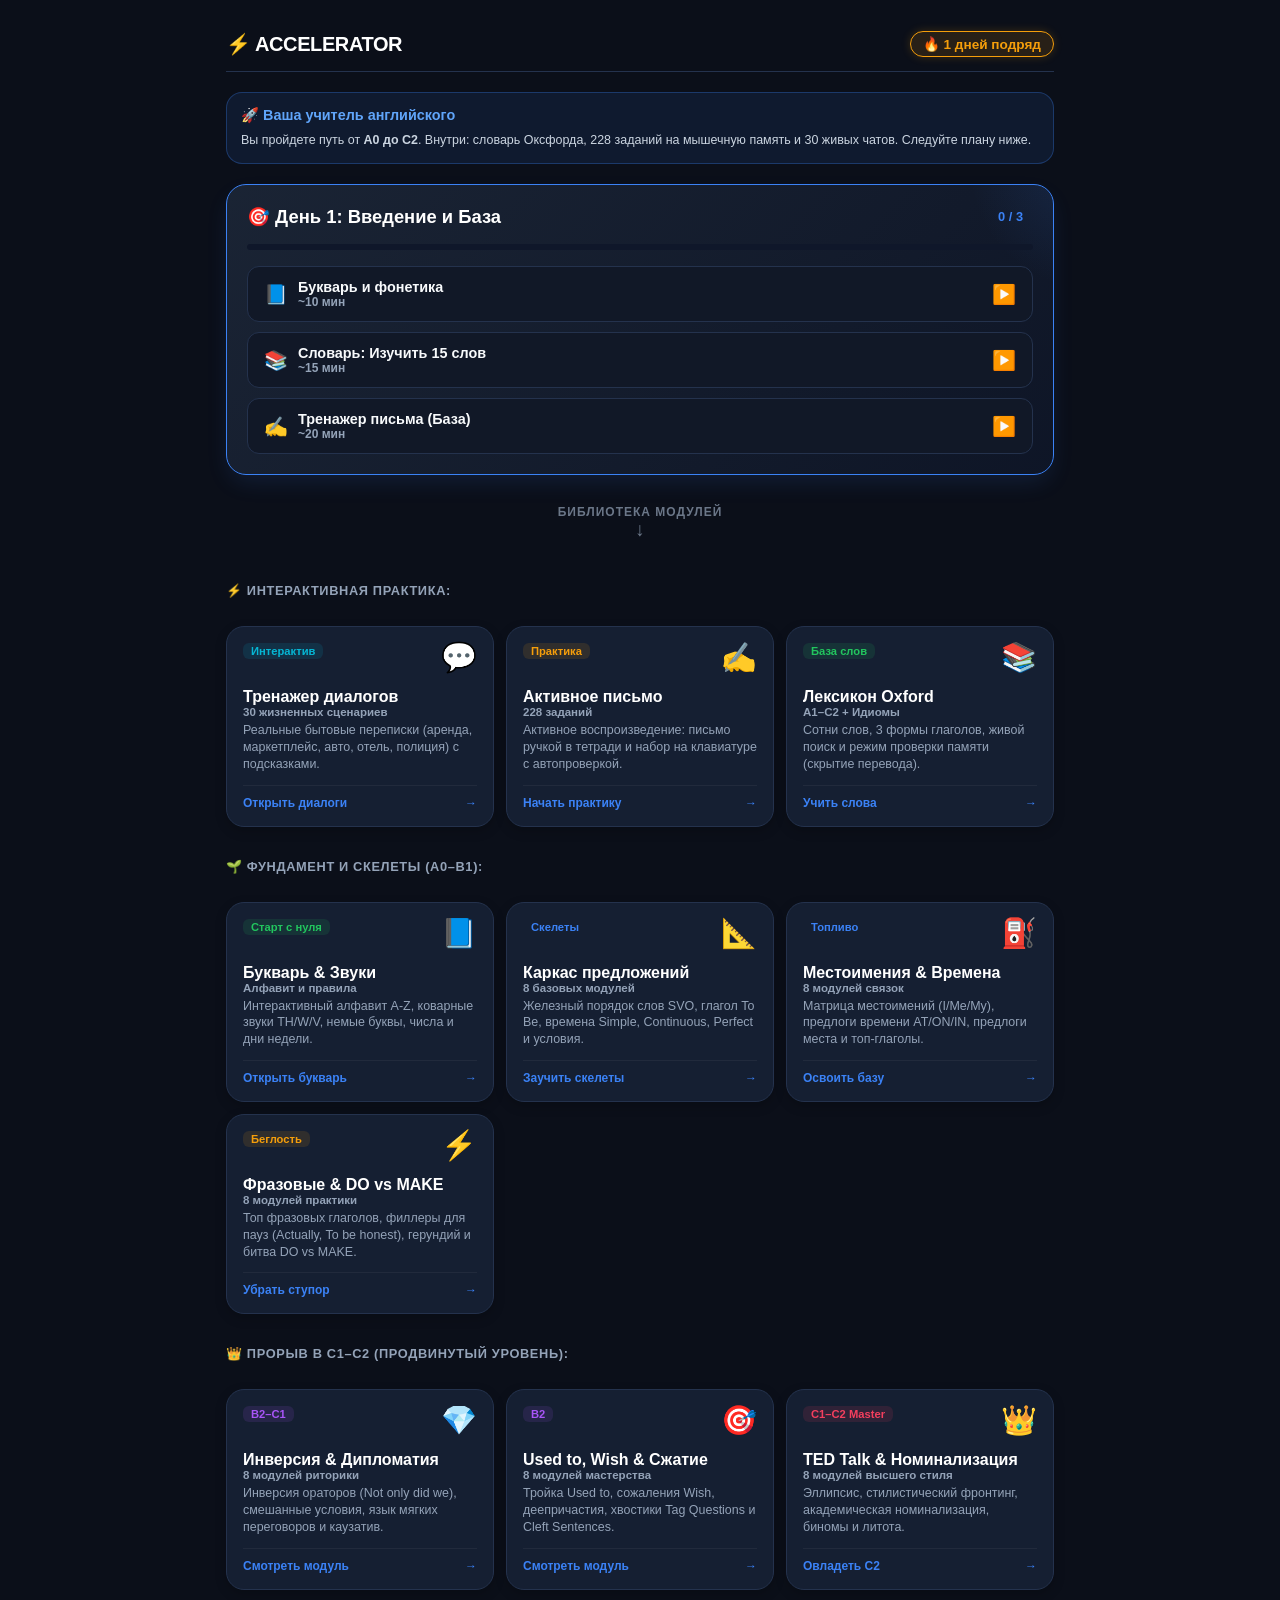
<file: index.html>
﻿<!DOCTYPE html>
<html lang="ru">
<head>
    <meta charset="UTF-8">
    <meta name="viewport" content="width=device-width, initial-scale=1.0, maximum-scale=1.0, user-scalable=no">
    <title>ENGLISH C1-C2 ACCELERATOR</title>
    
    <!-- Подключение единой дизайн-системы и Telegram SDK -->
    <link rel="stylesheet" href="theme.css">
    <script src="https://telegram.org/js/telegram-web-app.js"></script>
    <script src="tma-bridge.js"></script>

    <style>
        /* Разблокировка скролла и сенсорного управления дашборда на смартфонах и ПК */
        body {
            height: auto !important;
            min-height: 100dvh;
            overflow-y: auto !important;
            overflow-x: hidden;
            touch-action: pan-y;
            -webkit-overflow-scrolling: touch;
            overscroll-behavior-y: contain;
        }

        /* Мгновенный тактильный отклик карточек без задержки тапа на смартфонах */
        .card {
            touch-action: manipulation;
            transition: transform 0.12s ease, border-color 0.15s ease;
        }
        .card:active {
            transform: scale(0.98);
            border-color: var(--primary);
        }
    </style>
</head>
<body>

    <div class="container" style="max-width: 860px; margin: 0 auto; padding: 16px; display: flex; flex-direction: column; gap: 20px;">

        <!-- Top Header -->
        <div class="header" style="position: relative; padding: 12px 0; border-bottom: 1px solid var(--card-border); background: transparent; backdrop-filter: none;">
            <div style="font-size: 1.25rem; font-weight: 900; color: #fff; display: flex; align-items: center; gap: 8px; letter-spacing: -0.02em;">
                ⚡ ACCELERATOR
            </div>
            <div id="streakBadge" style="background: var(--gold-bg); border: 1px solid var(--gold); color: var(--gold); padding: 4px 12px; border-radius: 20px; font-size: 0.85rem; font-weight: 800; display: flex; align-items: center; gap: 4px; box-shadow: 0 0 10px rgba(245, 158, 11, 0.2);">
                🔥 0 дней
            </div>
        </div>

        <!-- Value Proposition (Ценность) -->
        <div style="background: rgba(59, 130, 246, 0.1); border: 1px solid rgba(59, 130, 246, 0.3); border-radius: 16px; padding: 14px; display: flex; flex-direction: column; gap: 8px;">
            <div style="font-size: 0.9rem; font-weight: 800; color: #60a5fa;">🚀 Ваша учитель английского</div>
            <div style="font-size: 0.78rem; color: #cbd5e1; line-height: 1.4;">
                Вы пройдете путь от <b>A0 до C2</b>. Внутри: словарь Оксфорда, 228 заданий на мышечную память и 30 живых чатов. Следуйте плану ниже.
            </div>
        </div>

        <!-- Strict Learning Path (Ступени) -->
        <div style="background: linear-gradient(135deg, rgba(30, 41, 59, 0.8) 0%, rgba(15, 23, 42, 0.8) 100%); border: 1px solid var(--primary); border-radius: 20px; padding: 20px; position: relative; overflow: hidden; box-shadow: 0 10px 25px -5px rgba(59, 130, 246, 0.15);">
            <div style="display: flex; justify-content: space-between; align-items: center; margin-bottom: 16px; position: relative; z-index: 2;">
                <div style="font-size: 1.15rem; font-weight: 900; color: #fff;" id="stageTitle">🎯 Ступень 1: Старт</div>
                <span id="dailyProgressText" style="font-size: 0.8rem; color: var(--primary); font-weight: 800; background: var(--primary-bg); padding: 4px 10px; border-radius: 12px;">0 / 3</span>
            </div>
            
            <div style="height: 6px; background: #0f172a; border-radius: 3px; overflow: hidden; margin-bottom: 16px; position: relative; z-index: 2;">
                <div id="dailyFill" style="height: 100%; width: 0%; background: var(--primary); transition: width 0.4s cubic-bezier(0.4, 0, 0.2, 1);"></div>
            </div>

            <div id="dailyTasksContainer" style="display: flex; flex-direction: column; gap: 10px; position: relative; z-index: 2;">
                <!-- Задачи генерируются через JS -->
            </div>
            
            <!-- Декоративный блик -->
            <div style="position: absolute; top: -50%; right: -20%; width: 250px; height: 250px; background: radial-gradient(circle, rgba(59, 130, 246, 0.15) 0%, transparent 70%); pointer-events: none;"></div>
        </div>

        <!-- Scroll Hint -->
        <div style="display: flex; flex-direction: column; align-items: center; justify-content: center; margin: 10px 0; opacity: 0.7; animation: bounce 2s infinite;">
            <div style="font-size: 0.75rem; font-weight: 700; color: var(--text-muted); text-transform: uppercase; letter-spacing: 1px;">Библиотека модулей</div>
            <div style="font-size: 1.2rem; color: var(--text-muted);">↓</div>
        </div>
        <style>@keyframes bounce { 0%, 20%, 50%, 80%, 100% { transform: translateY(0); } 40% { transform: translateY(5px); } 60% { transform: translateY(3px); } }</style>

        <!-- 1. ПРАКТИКА И ТРЕНАЖЕРЫ -->
        <div class="section-title">⚡ Интерактивная практика:</div>
        <div style="display: grid; grid-template-columns: repeat(auto-fill, minmax(250px, 1fr)); gap: 12px;">

            <div class="card" style="cursor: pointer; display: flex; flex-direction: column; justify-content: space-between; gap: 12px; padding: 16px;" onclick="openModule(null, 'meng.html', 'Живые диалоги')">
                <div style="display: flex; justify-content: space-between; align-items: flex-start;">
                    <span style="font-size: 0.7rem; font-weight: 800; padding: 2px 8px; border-radius: 6px; background: var(--cyan-bg); color: var(--cyan);">Интерактив</span>
                    <span style="font-size: 1.8rem; line-height: 1;">💬</span>
                </div>
                <div>
                    <div style="font-size: 1rem; font-weight: 800; color: #fff; margin-top: 4px;">Тренажер диалогов</div>
                    <div style="font-size: 0.72rem; color: var(--text-muted); font-weight: 700; margin-bottom: 4px;">30 жизненных сценариев</div>
                    <div style="font-size: 0.78rem; color: var(--text-muted); line-height: 1.35;">Реальные бытовые переписки (аренда, маркетплейс, авто, отель, полиция) с подсказками.</div>
                </div>
                <div style="display: flex; align-items: center; justify-content: space-between; font-size: 0.75rem; font-weight: 700; color: var(--primary); border-top: 1px solid rgba(255,255,255,0.05); padding-top: 10px;">
                    <span>Открыть диалоги</span> <span>→</span>
                </div>
            </div>

            <div class="card" style="cursor: pointer; display: flex; flex-direction: column; justify-content: space-between; gap: 12px; padding: 16px;" onclick="openModule(null, 'reng.html', 'Тренажер письма')">
                <div style="display: flex; justify-content: space-between; align-items: flex-start;">
                    <span style="font-size: 0.7rem; font-weight: 800; padding: 2px 8px; border-radius: 6px; background: var(--gold-bg); color: var(--gold);">Практика</span>
                    <span style="font-size: 1.8rem; line-height: 1;">✍️</span>
                </div>
                <div>
                    <div style="font-size: 1rem; font-weight: 800; color: #fff; margin-top: 4px;">Активное письмо</div>
                    <div style="font-size: 0.72rem; color: var(--text-muted); font-weight: 700; margin-bottom: 4px;">228 заданий</div>
                    <div style="font-size: 0.78rem; color: var(--text-muted); line-height: 1.35;">Активное воспроизведение: письмо ручкой в тетради и набор на клавиатуре с автопроверкой.</div>
                </div>
                <div style="display: flex; align-items: center; justify-content: space-between; font-size: 0.75rem; font-weight: 700; color: var(--primary); border-top: 1px solid rgba(255,255,255,0.05); padding-top: 10px;">
                    <span>Начать практику</span> <span>→</span>
                </div>
            </div>

            <div class="card" style="cursor: pointer; display: flex; flex-direction: column; justify-content: space-between; gap: 12px; padding: 16px;" onclick="openModule(null, 'weng.html', 'Словарь Oxford 10k')">
                <div style="display: flex; justify-content: space-between; align-items: flex-start;">
                    <span style="font-size: 0.7rem; font-weight: 800; padding: 2px 8px; border-radius: 6px; background: var(--pos-bg); color: var(--pos);">База слов</span>
                    <span style="font-size: 1.8rem; line-height: 1;">📚</span>
                </div>
                <div>
                    <div style="font-size: 1rem; font-weight: 800; color: #fff; margin-top: 4px;">Лексикон Oxford</div>
                    <div style="font-size: 0.72rem; color: var(--text-muted); font-weight: 700; margin-bottom: 4px;">A1–C2 + Идиомы</div>
                    <div style="font-size: 0.78rem; color: var(--text-muted); line-height: 1.35;">Сотни слов, 3 формы глаголов, живой поиск и режим проверки памяти (скрытие перевода).</div>
                </div>
                <div style="display: flex; align-items: center; justify-content: space-between; font-size: 0.75rem; font-weight: 700; color: var(--primary); border-top: 1px solid rgba(255,255,255,0.05); padding-top: 10px;">
                    <span>Учить слова</span> <span>→</span>
                </div>
            </div>

        </div>

        <!-- 2. СТАРТ И БАЗОВАЯ ГРАММАТИКА -->
        <div class="section-title">🌱 Фундамент и Скелеты (A0–B1):</div>
        <div style="display: grid; grid-template-columns: repeat(auto-fill, minmax(250px, 1fr)); gap: 12px;">

            <div class="card" style="cursor: pointer; display: flex; flex-direction: column; justify-content: space-between; gap: 12px; padding: 16px;" onclick="openModule(null, 'heng.html', 'Фонетика и база')">
                <div style="display: flex; justify-content: space-between; align-items: flex-start;">
                    <span style="font-size: 0.7rem; font-weight: 800; padding: 2px 8px; border-radius: 6px; background: var(--pos-bg); color: var(--pos);">Старт с нуля</span>
                    <span style="font-size: 1.8rem; line-height: 1;">📘</span>
                </div>
                <div>
                    <div style="font-size: 1rem; font-weight: 800; color: #fff; margin-top: 4px;">Букварь & Звуки</div>
                    <div style="font-size: 0.72rem; color: var(--text-muted); font-weight: 700; margin-bottom: 4px;">Алфавит и правила</div>
                    <div style="font-size: 0.78rem; color: var(--text-muted); line-height: 1.35;">Интерактивный алфавит A-Z, коварные звуки TH/W/V, немые буквы, числа и дни недели.</div>
                </div>
                <div style="display: flex; align-items: center; justify-content: space-between; font-size: 0.75rem; font-weight: 700; color: var(--primary); border-top: 1px solid rgba(255,255,255,0.05); padding-top: 10px;">
                    <span>Открыть букварь</span> <span>→</span>
                </div>
            </div>

            <div class="card" style="cursor: pointer; display: flex; flex-direction: column; justify-content: space-between; gap: 12px; padding: 16px;" onclick="openModule(null, 'eng.html', 'Синтаксис A1-A2')">
                <div style="display: flex; justify-content: space-between; align-items: flex-start;">
                    <span style="font-size: 0.7rem; font-weight: 800; padding: 2px 8px; border-radius: 6px; background: var(--primary-bg); color: var(--primary);">Скелеты</span>
                    <span style="font-size: 1.8rem; line-height: 1;">📐</span>
                </div>
                <div>
                    <div style="font-size: 1rem; font-weight: 800; color: #fff; margin-top: 4px;">Каркас предложений</div>
                    <div style="font-size: 0.72rem; color: var(--text-muted); font-weight: 700; margin-bottom: 4px;">8 базовых модулей</div>
                    <div style="font-size: 0.78rem; color: var(--text-muted); line-height: 1.35;">Железный порядок слов SVO, глагол To Be, времена Simple, Continuous, Perfect и условия.</div>
                </div>
                <div style="display: flex; align-items: center; justify-content: space-between; font-size: 0.75rem; font-weight: 700; color: var(--primary); border-top: 1px solid rgba(255,255,255,0.05); padding-top: 10px;">
                    <span>Заучить скелеты</span> <span>→</span>
                </div>
            </div>

            <div class="card" style="cursor: pointer; display: flex; flex-direction: column; justify-content: space-between; gap: 12px; padding: 16px;" onclick="openModule(null, 'eng1.html', 'Лексикон и предлоги')">
                <div style="display: flex; justify-content: space-between; align-items: flex-start;">
                    <span style="font-size: 0.7rem; font-weight: 800; padding: 2px 8px; border-radius: 6px; background: var(--primary-bg); color: var(--primary);">Топливо</span>
                    <span style="font-size: 1.8rem; line-height: 1;">⛽</span>
                </div>
                <div>
                    <div style="font-size: 1rem; font-weight: 800; color: #fff; margin-top: 4px;">Местоимения & Времена</div>
                    <div style="font-size: 0.72rem; color: var(--text-muted); font-weight: 700; margin-bottom: 4px;">8 модулей связок</div>
                    <div style="font-size: 0.78rem; color: var(--text-muted); line-height: 1.35;">Матрица местоимений (I/Me/My), предлоги времени AT/ON/IN, предлоги места и топ-глаголы.</div>
                </div>
                <div style="display: flex; align-items: center; justify-content: space-between; font-size: 0.75rem; font-weight: 700; color: var(--primary); border-top: 1px solid rgba(255,255,255,0.05); padding-top: 10px;">
                    <span>Освоить базу</span> <span>→</span>
                </div>
            </div>

            <div class="card" style="cursor: pointer; display: flex; flex-direction: column; justify-content: space-between; gap: 12px; padding: 16px;" onclick="openModule(null, 'eng2.html', 'Разговорная беглость')">
                <div style="display: flex; justify-content: space-between; align-items: flex-start;">
                    <span style="font-size: 0.7rem; font-weight: 800; padding: 2px 8px; border-radius: 6px; background: var(--gold-bg); color: var(--gold);">Беглость</span>
                    <span style="font-size: 1.8rem; line-height: 1;">⚡</span>
                </div>
                <div>
                    <div style="font-size: 1rem; font-weight: 800; color: #fff; margin-top: 4px;">Фразовые & DO vs MAKE</div>
                    <div style="font-size: 0.72rem; color: var(--text-muted); font-weight: 700; margin-bottom: 4px;">8 модулей практики</div>
                    <div style="font-size: 0.78rem; color: var(--text-muted); line-height: 1.35;">Топ фразовых глаголов, филлеры для пауз (Actually, To be honest), герундий и битва DO vs MAKE.</div>
                </div>
                <div style="display: flex; align-items: center; justify-content: space-between; font-size: 0.75rem; font-weight: 700; color: var(--primary); border-top: 1px solid rgba(255,255,255,0.05); padding-top: 10px;">
                    <span>Убрать ступор</span> <span>→</span>
                </div>
            </div>

        </div>

        <!-- 3. ВЫСШИЙ ПИЛОТАЖ C1-C2 -->
        <div class="section-title">👑 Прорыв в C1–C2 (Продвинутый уровень):</div>
        <div style="display: grid; grid-template-columns: repeat(auto-fill, minmax(250px, 1fr)); gap: 12px;">

            <div class="card" style="cursor: pointer; display: flex; flex-direction: column; justify-content: space-between; gap: 12px; padding: 16px;" onclick="openModule(null, 'eng3.html', 'Язык дипломатии')">
                <div style="display: flex; justify-content: space-between; align-items: flex-start;">
                    <span style="font-size: 0.7rem; font-weight: 800; padding: 2px 8px; border-radius: 6px; background: var(--purple-bg); color: var(--purple);">B2–C1</span>
                    <span style="font-size: 1.8rem; line-height: 1;">💎</span>
                </div>
                <div>
                    <div style="font-size: 1rem; font-weight: 800; color: #fff; margin-top: 4px;">Инверсия & Дипломатия</div>
                    <div style="font-size: 0.72rem; color: var(--text-muted); font-weight: 700; margin-bottom: 4px;">8 модулей риторики</div>
                    <div style="font-size: 0.78rem; color: var(--text-muted); line-height: 1.35;">Инверсия ораторов (Not only did we), смешанные условия, язык мягких переговоров и каузатив.</div>
                </div>
                <div style="display: flex; align-items: center; justify-content: space-between; font-size: 0.75rem; font-weight: 700; color: var(--primary); border-top: 1px solid rgba(255,255,255,0.05); padding-top: 10px;">
                    <span>Смотреть модуль</span> <span>→</span>
                </div>
            </div>

            <div class="card" style="cursor: pointer; display: flex; flex-direction: column; justify-content: space-between; gap: 12px; padding: 16px;" onclick="openModule(null, 'eng4.html', 'Мастерство синтаксиса')">
                <div style="display: flex; justify-content: space-between; align-items: flex-start;">
                    <span style="font-size: 0.7rem; font-weight: 800; padding: 2px 8px; border-radius: 6px; background: var(--purple-bg); color: var(--purple);">B2</span>
                    <span style="font-size: 1.8rem; line-height: 1;">🎯</span>
                </div>
                <div>
                    <div style="font-size: 1rem; font-weight: 800; color: #fff; margin-top: 4px;">Used to, Wish & Сжатие</div>
                    <div style="font-size: 0.72rem; color: var(--text-muted); font-weight: 700; margin-bottom: 4px;">8 модулей мастерства</div>
                    <div style="font-size: 0.78rem; color: var(--text-muted); line-height: 1.35;">Тройка Used to, сожаления Wish, деепричастия, хвостики Tag Questions и Cleft Sentences.</div>
                </div>
                <div style="display: flex; align-items: center; justify-content: space-between; font-size: 0.75rem; font-weight: 700; color: var(--primary); border-top: 1px solid rgba(255,255,255,0.05); padding-top: 10px;">
                    <span>Смотреть модуль</span> <span>→</span>
                </div>
            </div>

            <div class="card" style="cursor: pointer; display: flex; flex-direction: column; justify-content: space-between; gap: 12px; padding: 16px;" onclick="openModule(null, 'eng5.html', 'Риторика C1-C2')">
                <div style="display: flex; justify-content: space-between; align-items: flex-start;">
                    <span style="font-size: 0.7rem; font-weight: 800; padding: 2px 8px; border-radius: 6px; background: var(--rose-bg); color: var(--rose);">C1–C2 Master</span>
                    <span style="font-size: 1.8rem; line-height: 1;">👑</span>
                </div>
                <div>
                    <div style="font-size: 1rem; font-weight: 800; color: #fff; margin-top: 4px;">TED Talk & Номинализация</div>
                    <div style="font-size: 0.72rem; color: var(--text-muted); font-weight: 700; margin-bottom: 4px;">8 модулей высшего стиля</div>
                    <div style="font-size: 0.78rem; color: var(--text-muted); line-height: 1.35;">Эллипсис, стилистический фронтинг, академическая номинализация, биномы и литота.</div>
                </div>
                <div style="display: flex; align-items: center; justify-content: space-between; font-size: 0.75rem; font-weight: 700; color: var(--primary); border-top: 1px solid rgba(255,255,255,0.05); padding-top: 10px;">
                    <span>Овладеть C2</span> <span>→</span>
                </div>
            </div>

        </div>

    </div>

    <!-- In-App Fullscreen Modal Viewer -->
    <div style="display: none; position: fixed; inset: 0; background: #000; z-index: 9999; flex-direction: column;" id="frameOverlay">
        <div style="height: calc(50px + var(--sa-t)); padding-top: var(--sa-t); background: #111827; border-bottom: 1px solid var(--card-border); display: flex; align-items: center; justify-content: space-between; padding-left: calc(16px + var(--sa-l)); padding-right: calc(16px + var(--sa-r));">
            <div style="font-size: 0.9rem; font-weight: 800; color: #fff;" id="frameTitle">Модуль</div>
            <div style="display: flex; gap: 8px;">
                <button style="background: var(--primary); border: none; color: #fff; padding: 6px 14px; border-radius: 8px; font-size: 0.8rem; font-weight: 700; cursor: pointer;" onclick="closeModule()">✕ Закрыть</button>
            </div>
        </div>
        <iframe id="appFrame" allow="autoplay; speech-synthesis" style="width: 100%; height: calc(100% - 50px - var(--sa-t)); border: none; background: var(--bg-color); -webkit-overflow-scrolling: touch; touch-action: auto;" src="about:blank"></iframe>
    </div>

    <script>
        let currentLoadedUrl = '';
        let activeTask = null; 
        let taskStartTime = 0;
        let currentTaskRemainingMs = 0;
        let cooldownInterval = null;

        const COOLDOWN_MS = 24 * 60 * 60 * 1000; // 24 часа в миллисекундах

        // ========================================================================
        // СИСТЕМА ОБУЧЕНИЯ НА 200 ДНЕЙ
        // ========================================================================
        const LEARNING_PATH = [
            { title: "День 1: Введение и База", tasks: [
                { id: 'd1_1', title: 'Букварь и фонетика', url: 'heng.html', icon: '📘', time: 10 },
                { id: 'd1_2', title: 'Словарь: Изучить 15 слов', url: 'weng.html', icon: '📚', time: 15 },
                { id: 'd1_3', title: 'Тренажер письма (База)', url: 'reng.html', icon: '✍️', time: 20 }
            ]},
            { title: "День 2: Каркас предложений", tasks: [
                { id: 'd2_1', title: 'Синтаксис A1-A2', url: 'eng.html', icon: '📐', time: 15 },
                { id: 'd2_2', title: 'Диалог: Аренда квартиры', url: 'meng.html', icon: '💬', time: 10 },
                { id: 'd2_3', title: 'Словарь: Повторение', url: 'weng.html', icon: '📚', time: 10 }
            ]},
            { title: "День 3: Связки и Предлоги", tasks: [
                { id: 'd3_1', title: 'Предлоги времени и места', url: 'eng1.html', icon: '⛽', time: 15 },
                { id: 'd3_2', title: 'Тренажер письма (Скелеты)', url: 'reng.html', icon: '✍️', time: 20 },
                { id: 'd3_3', title: 'Диалог: Маркетплейс', url: 'meng.html', icon: '💬', time: 10 }
            ]},
            { title: "День 4: Разговорная беглость", tasks: [
                { id: 'd4_1', title: 'Фразовые глаголы', url: 'eng2.html', icon: '⚡', time: 15 },
                { id: 'd4_2', title: 'Словарь: Глаголы', url: 'weng.html', icon: '📚', time: 15 },
                { id: 'd4_3', title: 'Диалог: Вызов сантехника', url: 'meng.html', icon: '💬', time: 10 }
            ]},
            { title: "День 5: Погружение в B2", tasks: [
                { id: 'd5_1', title: 'Мастерство синтаксиса', url: 'eng4.html', icon: '🎯', time: 20 },
                { id: 'd5_2', title: 'Тренажер письма (B1-B2)', url: 'reng.html', icon: '✍️', time: 20 },
                { id: 'd5_3', title: 'Диалог: Отель', url: 'meng.html', icon: '💬', time: 10 }
            ]},
			{ title: "День 6: Закрепление базы и Возврат", tasks: [
                { id: 'd6_1', title: 'Глаголы: Быт и Действие', url: 'eng1.html', icon: '⛽', time: 15 },
                { id: 'd6_2', title: 'Диалог: Возврат в магазине', url: 'meng.html', icon: '💬', time: 10 },
                { id: 'd6_3', title: 'Тренажер письма (A2-B1)', url: 'reng.html', icon: '✍️', time: 20 }
            ]},
            { title: "День 7: Аудирование и Заполнители", tasks: [
                { id: 'd7_1', title: 'Слова-заполнители (Fillers)', url: 'eng2.html', icon: '⚡', time: 15 },
                { id: 'd7_2', title: 'Словарь: Уровень B1', url: 'weng.html', icon: '📚', time: 15 },
                { id: 'd7_3', title: 'Фонетика: Битва W и V', url: 'heng.html', icon: '📘', time: 10 }
            ]},
            { title: "День 8: Условия и Автопрокат", tasks: [
                { id: 'd8_1', title: 'Сожаления (I wish / If only)', url: 'eng4.html', icon: '🎯', time: 15 },
                { id: 'd8_2', title: 'Диалог: Прокат авто', url: 'meng.html', icon: '💬', time: 15 },
                { id: 'd8_3', title: 'Тренажер письма (B2)', url: 'reng.html', icon: '✍️', time: 20 }
            ]},
            { title: "День 9: Глагольные связки", tasks: [
                { id: 'd9_1', title: 'Матрица DO vs MAKE', url: 'eng2.html', icon: '⚡', time: 15 },
                { id: 'd9_2', title: 'Словарь: Фразовые глаголы', url: 'weng.html', icon: '📚', time: 15 },
                { id: 'd9_3', title: 'Диалог: Блок карты в банке', url: 'meng.html', icon: '💬', time: 10 }
            ]},
            { title: "День 10: Рубеж B2 (Мастерство)", tasks: [
                { id: 'd10_1', title: 'Вопросы с хвостиком (Tags)', url: 'eng4.html', icon: '🎯', time: 15 },
                { id: 'd10_2', title: 'Тренажер письма (Микс B2)', url: 'reng.html', icon: '✍️', time: 25 },
                { id: 'd10_3', title: 'Словарь: Идиомы', url: 'weng.html', icon: '📚', time: 15 }
            ]},
            { title: "День 11: Введение в Дипломатию C1", tasks: [
                { id: 'd11_1', title: 'Мягкие переговоры (Hedging)', url: 'eng3.html', icon: '💎', time: 20 },
                { id: 'd11_2', title: 'Диалог: Ресторан и аллергия', url: 'meng.html', icon: '💬', time: 10 },
                { id: 'd11_3', title: 'Тренажер письма (Пассив)', url: 'reng.html', icon: '✍️', time: 20 }
            ]},
            { title: "День 12: Медицина и Детали", tasks: [
                { id: 'd12_1', title: 'Словарь: Уровень B2', url: 'weng.html', icon: '📚', time: 15 },
                { id: 'd12_2', title: 'Связки: Причина и следствие', url: 'eng1.html', icon: '⛽', time: 15 },
                { id: 'd12_3', title: 'Диалог: Визит к врачу', url: 'meng.html', icon: '💬', time: 15 }
            ]},
            { title: "День 13: Делегирование и Аэропорт", tasks: [
                { id: 'd13_1', title: 'Каузатив (Have smth done)', url: 'eng3.html', icon: '💎', time: 15 },
                { id: 'd13_2', title: 'Диалог: Потерянный багаж', url: 'meng.html', icon: '💬', time: 15 },
                { id: 'd13_3', title: 'Тренажер письма (C1 Старт)', url: 'reng.html', icon: '✍️', time: 20 }
            ]},
            { title: "День 14: Беглость и Фитнес", tasks: [
                { id: 'd14_1', title: 'Фразовые глаголы (Часть 2)', url: 'eng2.html', icon: '⚡', time: 15 },
                { id: 'd14_2', title: 'Словарь: 3 формы глаголов', url: 'weng.html', icon: '📚', time: 15 },
                { id: 'd14_3', title: 'Диалог: Фитнес-клуб', url: 'meng.html', icon: '💬', time: 10 }
            ]},
            { title: "День 15: Ораторское искусство", tasks: [
                { id: 'd15_1', title: 'Инверсия (Not only did we...)', url: 'eng3.html', icon: '💎', time: 20 },
                { id: 'd15_2', title: 'Тренажер письма (Инверсия)', url: 'reng.html', icon: '✍️', time: 25 },
                { id: 'd15_3', title: 'Словарь: Уровень C1', url: 'weng.html', icon: '📚', time: 15 }
            ]},
            { title: "День 16: Карьера и Фокус", tasks: [
                { id: 'd16_1', title: 'Диалог: Собеседование (HR)', url: 'meng.html', icon: '💬', time: 15 },
                { id: 'd16_2', title: 'Фокус сути (Cleft Sentences)', url: 'eng4.html', icon: '🎯', time: 15 },
                { id: 'd16_3', title: 'Тренажер письма (B2-C1)', url: 'reng.html', icon: '✍️', time: 20 }
            ]},
            { title: "День 17: Технологии и Идиомы", tasks: [
                { id: 'd17_1', title: 'Диалог: Провайдер интернета', url: 'meng.html', icon: '💬', time: 10 },
                { id: 'd17_2', title: 'Естественные реакции', url: 'eng2.html', icon: '⚡', time: 10 },
                { id: 'd17_3', title: 'Словарь: Продвинутые идиомы', url: 'weng.html', icon: '📚', time: 20 }
            ]},
            { title: "День 18: Дедукция и Логика", tasks: [
                { id: 'd18_1', title: 'Гипотезы в прошлом (Modals)', url: 'eng3.html', icon: '💎', time: 15 },
                { id: 'd18_2', title: 'Диалог: Такси и навигация', url: 'meng.html', icon: '💬', time: 10 },
                { id: 'd18_3', title: 'Тренажер письма (C1)', url: 'reng.html', icon: '✍️', time: 20 }
            ]},
            { title: "День 19: Введение в C2 (Номинализация)", tasks: [
                { id: 'd19_1', title: 'Номинализация (Язык C2)', url: 'eng5.html', icon: '👑', time: 20 },
                { id: 'd19_2', title: 'Словарь: Уровень C1-C2', url: 'weng.html', icon: '📚', time: 15 },
                { id: 'd19_3', title: 'Диалог: Заказ в кофейне', url: 'meng.html', icon: '💬', time: 10 }
            ]},
            { title: "День 20: Архитектура монолога", tasks: [
                { id: 'd20_1', title: 'Архитектура TED Talk', url: 'eng5.html', icon: '👑', time: 20 },
                { id: 'd20_2', title: 'Тренажер письма (C1-C2)', url: 'reng.html', icon: '✍️', time: 25 },
                { id: 'd20_3', title: 'Диалог: Химчистка', url: 'meng.html', icon: '💬', time: 10 }
            ]},
            { title: "День 21: Сравнения и Доставка", tasks: [
                { id: 'd21_1', title: 'Двойное сравнение (The more)', url: 'eng4.html', icon: '🎯', time: 15 },
                { id: 'd21_2', title: 'Диалог: Курьер и доставка', url: 'meng.html', icon: '💬', time: 10 },
                { id: 'd21_3', title: 'Словарь: Фразовые глаголы', url: 'weng.html', icon: '📚', time: 15 }
            ]},
            { title: "День 22: Протоколы и Экстренные ситуации", tasks: [
                { id: 'd22_1', title: 'Сослагательное наклонение', url: 'eng3.html', icon: '💎', time: 20 },
                { id: 'd22_2', title: 'Диалог: Ветклиника', url: 'meng.html', icon: '💬', time: 15 },
                { id: 'd22_3', title: 'Тренажер письма (Протокол)', url: 'reng.html', icon: '✍️', time: 20 }
            ]},
            { title: "День 23: Бизнес и Эллипсис", tasks: [
                { id: 'd23_1', title: 'Эллипсис (Редукция речи)', url: 'eng5.html', icon: '👑', time: 15 },
                { id: 'd23_2', title: 'Диалог: Коворкинг', url: 'meng.html', icon: '💬', time: 10 },
                { id: 'd23_3', title: 'Словарь: Бизнес-идиомы', url: 'weng.html', icon: '📚', time: 15 }
            ]},
            { title: "День 24: Конфликты и Коннекторы", tasks: [
                { id: 'd24_1', title: 'Коннекторы для дебатов', url: 'eng3.html', icon: '💎', time: 15 },
                { id: 'd24_2', title: 'Диалог: Шумный сосед', url: 'meng.html', icon: '💬', time: 15 },
                { id: 'd24_3', title: 'Тренажер письма (C1-C2)', url: 'reng.html', icon: '✍️', time: 25 }
            ]},
            { title: "День 25: Стилистика и Быт", tasks: [
                { id: 'd25_1', title: 'Фронтинг (Акцент в речи)', url: 'eng5.html', icon: '👑', time: 15 },
                { id: 'd25_2', title: 'Диалог: Барбершоп', url: 'meng.html', icon: '💬', time: 10 },
                { id: 'd25_3', title: 'Словарь: Уровень C2', url: 'weng.html', icon: '📚', time: 20 }
            ]},
            { title: "День 26: Пересказ и Авиация", tasks: [
                { id: 'd26_1', title: 'Косвенная речь (Reported)', url: 'eng4.html', icon: '🎯', time: 15 },
                { id: 'd26_2', title: 'Диалог: Опоздание на рейс', url: 'meng.html', icon: '💬', time: 15 },
                { id: 'd26_3', title: 'Тренажер письма (Сложный)', url: 'reng.html', icon: '✍️', time: 20 }
            ]},
            { title: "День 27: Биномы и Медицина", tasks: [
                { id: 'd27_1', title: 'Английские биномы (C2)', url: 'eng5.html', icon: '👑', time: 15 },
                { id: 'd27_2', title: 'Диалог: Стоматология', url: 'meng.html', icon: '💬', time: 10 },
                { id: 'd27_3', title: 'Словарь: Идиомы C1-C2', url: 'weng.html', icon: '📚', time: 15 }
            ]},
            { title: "День 28: Относительные местоимения", tasks: [
                { id: 'd28_1', title: 'Связки Whose / Which / Whom', url: 'eng4.html', icon: '🎯', time: 15 },
                { id: 'd28_2', title: 'Диалог: Книжный магазин', url: 'meng.html', icon: '💬', time: 10 },
                { id: 'd28_3', title: 'Тренажер письма (C2)', url: 'reng.html', icon: '✍️', time: 25 }
            ]},
            { title: "День 29: Тонкое преуменьшение", tasks: [
                { id: 'd29_1', title: 'Литота (Understatement)', url: 'eng5.html', icon: '👑', time: 15 },
                { id: 'd29_2', title: 'Диалог: Служба поддержки', url: 'meng.html', icon: '💬', time: 15 },
                { id: 'd29_3', title: 'Словарь: Уровень C2', url: 'weng.html', icon: '📚', time: 15 }
            ]},
            { title: "День 30: Полиция и Формальности", tasks: [
                { id: 'd30_1', title: 'Инверсия (Повторение)', url: 'eng3.html', icon: '💎', time: 15 },
                { id: 'd30_2', title: 'Диалог: Заявление в полицию', url: 'meng.html', icon: '💬', time: 15 },
                { id: 'd30_3', title: 'Тренажер письма (C2 Максимум)', url: 'reng.html', icon: '✍️', time: 25 }
            ]},
            { title: "День 31: ДТП и Страховая", tasks: [
                { id: 'd31_1', title: 'Деепричастные обороты', url: 'eng4.html', icon: '🎯', time: 15 },
                { id: 'd31_2', title: 'Диалог: Страховая после ДТП', url: 'meng.html', icon: '💬', time: 15 },
                { id: 'd31_3', title: 'Словарь: Фразовые глаголы', url: 'weng.html', icon: '📚', time: 15 }
            ]},
            { title: "День 32: Ремонт и Структура", tasks: [
                { id: 'd32_1', title: 'Архитектура монолога (Повтор)', url: 'eng5.html', icon: '👑', time: 15 },
                { id: 'd32_2', title: 'Диалог: Ремонт смартфона', url: 'meng.html', icon: '💬', time: 10 },
                { id: 'd32_3', title: 'Тренажер письма (TED Talk)', url: 'reng.html', icon: '✍️', time: 25 }
            ]},
            { title: "День 33: Детейлинг и Рутина", tasks: [
                { id: 'd33_1', title: 'Матрица DO vs MAKE (Повтор)', url: 'eng2.html', icon: '⚡', time: 10 },
                { id: 'd33_2', title: 'Диалог: Автомойка', url: 'meng.html', icon: '💬', time: 10 },
                { id: 'd33_3', title: 'Словарь: Идиомы', url: 'weng.html', icon: '📚', time: 15 }
            ]},
            { title: "День 34: Индивидуальные заказы", tasks: [
                { id: 'd34_1', title: 'Бизнес-идиомы топ-менеджмента', url: 'eng3.html', icon: '💎', time: 15 },
                { id: 'd34_2', title: 'Диалог: Заказ у кондитера', url: 'meng.html', icon: '💬', time: 10 },
                { id: 'd34_3', title: 'Тренажер письма (C2)', url: 'reng.html', icon: '✍️', time: 20 }
            ]},
            { title: "День 35: Абсолютный контроль C2", tasks: [
                { id: 'd35_1', title: 'Номинализация (Финальный тест)', url: 'eng5.html', icon: '👑', time: 20 },
                { id: 'd35_2', title: 'Словарь: Вся база C1-C2', url: 'weng.html', icon: '📚', time: 20 },
                { id: 'd35_3', title: 'Тренажер письма (Финальный Босс)', url: 'reng.html', icon: '✍️', time: 30 }
            ]},
			{ title: "День 36: Скорость и Фразовые глаголы", tasks: [
                { id: 'd36_1', title: 'Фразовые глаголы (Повтор)', url: 'eng2.html', icon: '⚡', time: 15 },
                { id: 'd36_2', title: 'Диалог: Аренда (Без подсказок)', url: 'meng.html', icon: '💬', time: 10 },
                { id: 'd36_3', title: 'Словарь: Идиомы B2-C1', url: 'weng.html', icon: '📚', time: 15 }
            ]},
            { title: "День 37: Нереальное прошлое", tasks: [
                { id: 'd37_1', title: 'Сожаления (I wish / If only)', url: 'eng4.html', icon: '🎯', time: 15 },
                { id: 'd37_2', title: 'Тренажер письма (Сложный)', url: 'reng.html', icon: '✍️', time: 20 },
                { id: 'd37_3', title: 'Диалог: Маркетплейс (Скорость)', url: 'meng.html', icon: '💬', time: 10 }
            ]},
            { title: "День 38: Делегирование задач", tasks: [
                { id: 'd38_1', title: 'Каузатив (Have smth done)', url: 'eng3.html', icon: '💎', time: 15 },
                { id: 'd88_2', title: 'Словарь: Академический C1', url: 'weng.html', icon: '📚', time: 15 },
                { id: 'd38_3', title: 'Диалог: Вызов сантехника', url: 'meng.html', icon: '💬', time: 10 }
            ]},
            { title: "День 39: Фокус на главном", tasks: [
                { id: 'd39_1', title: 'Cleft Sentences (Фокус сути)', url: 'eng4.html', icon: '🎯', time: 15 },
                { id: 'd39_2', title: 'Тренажер письма (C1)', url: 'reng.html', icon: '✍️', time: 20 },
                { id: 'd39_3', title: 'Фонетика: Теневой повтор', url: 'heng.html', icon: '📘', time: 10 }
            ]},
            { title: "День 40: Высший пилотаж C2", tasks: [
                { id: 'd40_1', title: 'Номинализация (Язык C2)', url: 'eng5.html', icon: '👑', time: 15 },
                { id: 'd40_2', title: 'Диалог: Ресепшн отеля', url: 'meng.html', icon: '💬', time: 10 },
                { id: 'd40_3', title: 'Словарь: 3 формы глаголов', url: 'weng.html', icon: '📚', time: 15 }
            ]},
            { title: "День 41: Рутина и Ошибки", tasks: [
                { id: 'd41_1', title: 'Матрица DO vs MAKE', url: 'eng2.html', icon: '⚡', time: 10 },
                { id: 'd41_2', title: 'Тренажер письма (Микс)', url: 'reng.html', icon: '✍️', time: 20 },
                { id: 'd41_3', title: 'Диалог: Возврат в магазине', url: 'meng.html', icon: '💬', time: 10 }
            ]},
            { title: "День 42: Ораторская Инверсия", tasks: [
                { id: 'd42_1', title: 'Инверсия (Not only did we...)', url: 'eng3.html', icon: '💎', time: 15 },
                { id: 'd42_2', title: 'Словарь: Фразовые глаголы', url: 'weng.html', icon: '📚', time: 15 },
                { id: 'd42_3', title: 'Диалог: Прокат авто', url: 'meng.html', icon: '💬', time: 10 }
            ]},
            { title: "День 43: Связность речи", tasks: [
                { id: 'd43_1', title: 'Коннекторы для дебатов', url: 'eng5.html', icon: '👑', time: 15 },
                { id: 'd43_2', title: 'Тренажер письма (C1-C2)', url: 'reng.html', icon: '✍️', time: 25 },
                { id: 'd43_3', title: 'Диалог: Блок карты в банке', url: 'meng.html', icon: '💬', time: 10 }
            ]},
            { title: "День 44: Пересказ событий", tasks: [
                { id: 'd44_1', title: 'Косвенная речь (Reported)', url: 'eng4.html', icon: '🎯', time: 15 },
                { id: 'd44_2', title: 'Словарь: Уровень C2', url: 'weng.html', icon: '📚', time: 15 },
                { id: 'd44_3', title: 'Диалог: Ресторан и аллергия', url: 'meng.html', icon: '💬', time: 10 }
            ]},
            { title: "День 45: Протоколы и Требования", tasks: [
                { id: 'd45_1', title: 'Сослагательное наклонение', url: 'eng3.html', icon: '💎', time: 15 },
                { id: 'd45_2', title: 'Тренажер письма (Протокол)', url: 'reng.html', icon: '✍️', time: 20 },
                { id: 'd45_3', title: 'Диалог: Визит к врачу', url: 'meng.html', icon: '💬', time: 10 }
            ]},
            { title: "День 46: Пропорции и Сравнения", tasks: [
                { id: 'd46_1', title: 'Двойное сравнение (The more)', url: 'eng4.html', icon: '🎯', time: 15 },
                { id: 'd46_2', title: 'Словарь: Идиомы C1-C2', url: 'weng.html', icon: '📚', time: 15 },
                { id: 'd46_3', title: 'Диалог: Потерянный багаж', url: 'meng.html', icon: '💬', time: 10 }
            ]},
            { title: "День 47: Сжатие текста", tasks: [
                { id: 'd47_1', title: 'Эллипсис (Редукция речи)', url: 'eng5.html', icon: '👑', time: 15 },
                { id: 'd47_2', title: 'Тренажер письма (C2)', url: 'reng.html', icon: '✍️', time: 20 },
                { id: 'd47_3', title: 'Диалог: Фитнес-клуб', url: 'meng.html', icon: '💬', time: 10 }
            ]},
            { title: "День 48: Язык Дипломатии", tasks: [
                { id: 'd48_1', title: 'Мягкие переговоры (Hedging)', url: 'eng3.html', icon: '💎', time: 15 },
                { id: 'd48_2', title: 'Словарь: Бизнес-лексика', url: 'weng.html', icon: '📚', time: 15 },
                { id: 'd48_3', title: 'Диалог: Собеседование (HR)', url: 'meng.html', icon: '💬', time: 15 }
            ]},
            { title: "День 49: Деепричастия", tasks: [
                { id: 'd49_1', title: 'Деепричастные обороты', url: 'eng4.html', icon: '🎯', time: 15 },
                { id: 'd49_2', title: 'Тренажер письма (Сложный)', url: 'reng.html', icon: '✍️', time: 20 },
                { id: 'd49_3', title: 'Диалог: Провайдер интернета', url: 'meng.html', icon: '💬', time: 10 }
            ]},
            { title: "День 50: Корпоративные Идиомы", tasks: [
                { id: 'd50_1', title: 'Бизнес-идиомы топ-менеджмента', url: 'eng5.html', icon: '👑', time: 15 },
                { id: 'd50_2', title: 'Словарь: Уровень C1', url: 'weng.html', icon: '📚', time: 15 },
                { id: 'd50_3', title: 'Диалог: Такси и навигация', url: 'meng.html', icon: '💬', time: 10 }
            ]},
            { title: "День 51: Живой диалог", tasks: [
                { id: 'd51_1', title: 'Вопросы с хвостиком (Tags)', url: 'eng4.html', icon: '🎯', time: 10 },
                { id: 'd51_2', title: 'Тренажер письма (B2-C1)', url: 'reng.html', icon: '✍️', time: 20 },
                { id: 'd51_3', title: 'Диалог: Заказ в кофейне', url: 'meng.html', icon: '💬', time: 10 }
            ]},
            { title: "День 52: Стилистический акцент", tasks: [
                { id: 'd52_1', title: 'Фронтинг (Акцент в речи)', url: 'eng5.html', icon: '👑', time: 15 },
                { id: 'd52_2', title: 'Словарь: Фразовые глаголы', url: 'weng.html', icon: '📚', time: 15 },
                { id: 'd52_3', title: 'Диалог: Химчистка', url: 'meng.html', icon: '💬', time: 10 }
            ]},
            { title: "День 53: Логика и Дедукция", tasks: [
                { id: 'd53_1', title: 'Гипотезы в прошлом (Modals)', url: 'eng3.html', icon: '💎', time: 15 },
                { id: 'd53_2', title: 'Тренажер письма (C1)', url: 'reng.html', icon: '✍️', time: 20 },
                { id: 'd53_3', title: 'Диалог: Курьер и доставка', url: 'meng.html', icon: '💬', time: 10 }
            ]},
            { title: "День 54: Относительные связи", tasks: [
                { id: 'd54_1', title: 'Связки Whose / Which / Whom', url: 'eng4.html', icon: '🎯', time: 15 },
                { id: 'd54_2', title: 'Словарь: Идиомы', url: 'weng.html', icon: '📚', time: 15 },
                { id: 'd54_3', title: 'Диалог: Ветклиника', url: 'meng.html', icon: '💬', time: 10 }
            ]},
            { title: "День 55: Тонкое преуменьшение", tasks: [
                { id: 'd55_1', title: 'Литота (Understatement)', url: 'eng5.html', icon: '👑', time: 15 },
                { id: 'd55_2', title: 'Тренажер письма (C2)', url: 'reng.html', icon: '✍️', time: 25 },
                { id: 'd55_3', title: 'Диалог: Коворкинг', url: 'meng.html', icon: '💬', time: 10 }
            ]},
            { title: "День 56: Английские Биномы", tasks: [
                { id: 'd56_1', title: 'Английские биномы (C2)', url: 'eng5.html', icon: '👑', time: 15 },
                { id: 'd56_2', title: 'Словарь: Уровень C2', url: 'weng.html', icon: '📚', time: 15 },
                { id: 'd56_3', title: 'Диалог: Шумный сосед', url: 'meng.html', icon: '💬', time: 10 }
            ]},
            { title: "День 57: Архитектура Монолога", tasks: [
                { id: 'd57_1', title: 'Архитектура TED Talk', url: 'eng5.html', icon: '👑', time: 20 },
                { id: 'd57_2', title: 'Тренажер письма (TED Talk)', url: 'reng.html', icon: '✍️', time: 25 },
                { id: 'd57_3', title: 'Диалог: Барбершоп', url: 'meng.html', icon: '💬', time: 10 }
            ]},
            { title: "День 58: Смешанные условия", tasks: [
                { id: 'd58_1', title: 'Смешанные условия (Mixed)', url: 'eng3.html', icon: '💎', time: 15 },
                { id: 'd58_2', title: 'Словарь: Фразовые глаголы', url: 'weng.html', icon: '📚', time: 15 },
                { id: 'd58_3', title: 'Диалог: Опоздание на рейс', url: 'meng.html', icon: '💬', time: 10 }
            ]},
            { title: "День 59: Паузы и Филлеры", tasks: [
                { id: 'd59_1', title: 'Слова-заполнители (Fillers)', url: 'eng2.html', icon: '⚡', time: 10 },
                { id: 'd59_2', title: 'Тренажер письма (Микс)', url: 'reng.html', icon: '✍️', time: 20 },
                { id: 'd59_3', title: 'Диалог: Стоматология', url: 'meng.html', icon: '💬', time: 10 }
            ]},
            { title: "День 60: Сложный Пассив", tasks: [
                { id: 'd60_1', title: 'Сложный пассив (Rumored to)', url: 'eng3.html', icon: '💎', time: 15 },
                { id: 'd60_2', title: 'Словарь: Уровень C1-C2', url: 'weng.html', icon: '📚', time: 15 },
                { id: 'd60_3', title: 'Диалог: Книжный магазин', url: 'meng.html', icon: '💬', time: 10 }
            ]},
            { title: "День 61: Привычки и Адаптация", tasks: [
                { id: 'd61_1', title: 'Три лица USED TO', url: 'eng4.html', icon: '🎯', time: 15 },
                { id: 'd61_2', title: 'Тренажер письма (C1)', url: 'reng.html', icon: '✍️', time: 20 },
                { id: 'd61_3', title: 'Диалог: Служба поддержки', url: 'meng.html', icon: '💬', time: 15 }
            ]},
            { title: "День 62: Инверсия Максимум", tasks: [
                { id: 'd62_1', title: 'Инверсия (Not only did we...)', url: 'eng3.html', icon: '💎', time: 15 },
                { id: 'd62_2', title: 'Словарь: Идиомы C1-C2', url: 'weng.html', icon: '📚', time: 15 },
                { id: 'd62_3', title: 'Диалог: Заявление в полицию', url: 'meng.html', icon: '💬', time: 15 }
            ]},
            { title: "День 63: Номинализация Максимум", tasks: [
                { id: 'd63_1', title: 'Номинализация (Язык C2)', url: 'eng5.html', icon: '👑', time: 15 },
                { id: 'd63_2', title: 'Тренажер письма (C2 Максимум)', url: 'reng.html', icon: '✍️', time: 25 },
                { id: 'd63_3', title: 'Диалог: Страховая после ДТП', url: 'meng.html', icon: '💬', time: 15 }
            ]},
            { title: "День 64: Бизнес Максимум", tasks: [
                { id: 'd64_1', title: 'Бизнес-идиомы топ-менеджмента', url: 'eng5.html', icon: '👑', time: 15 },
                { id: 'd64_2', title: 'Словарь: Вся база C1-C2', url: 'weng.html', icon: '📚', time: 20 },
                { id: 'd64_3', title: 'Диалог: Ремонт смартфона', url: 'meng.html', icon: '💬', time: 10 }
            ]},
            { title: "День 65: Гранд-Финал C2", tasks: [
                { id: 'd65_1', title: 'Архитектура TED Talk', url: 'eng5.html', icon: '👑', time: 20 },
                { id: 'd65_2', title: 'Тренажер письма (Финальный Босс)', url: 'reng.html', icon: '✍️', time: 30 },
                { id: 'd65_3', title: 'Диалог: Заказ у кондитера', url: 'meng.html', icon: '💬', time: 10 }
            ]},
			{ title: "День 66: Фокус сути на скорость", tasks: [
                { id: 'd66_1', title: 'Cleft Sentences (Фокус)', url: 'eng4.html', icon: '🎯', time: 15 },
                { id: 'd66_2', title: 'Тренажер письма (Слепая печать)', url: 'reng.html', icon: '✍️', time: 25 },
                { id: 'd66_3', title: 'Диалог: Аренда (На скорость)', url: 'meng.html', icon: '💬', time: 10 }
            ]},
            { title: "День 67: Идиоматика и Торг", tasks: [
                { id: 'd67_1', title: 'Фразовые глаголы (Микс)', url: 'eng2.html', icon: '⚡', time: 15 },
                { id: 'd67_2', title: 'Словарь: Идиомы C1-C2', url: 'weng.html', icon: '📚', time: 20 },
                { id: 'd67_3', title: 'Диалог: Маркетплейс (Торг)', url: 'meng.html', icon: '💬', time: 10 }
            ]},
            { title: "День 68: Дипломатия в стрессе", tasks: [
                { id: 'd68_1', title: 'Мягкие переговоры (Hedging)', url: 'eng3.html', icon: '💎', time: 15 },
                { id: 'd68_2', title: 'Тренажер письма (C2)', url: 'reng.html', icon: '✍️', time: 25 },
                { id: 'd68_3', title: 'Диалог: Вызов сантехника', url: 'meng.html', icon: '💬', time: 10 }
            ]},
            { title: "День 69: Биномы и Сервис", tasks: [
                { id: 'd69_1', title: 'Английские биномы (C2)', url: 'eng5.html', icon: '👑', time: 15 },
                { id: 'd69_2', title: 'Словарь: Академический C2', url: 'weng.html', icon: '📚', time: 15 },
                { id: 'd69_3', title: 'Диалог: Ресепшн отеля', url: 'meng.html', icon: '💬', time: 10 }
            ]},
            { title: "День 70: Сжатие и Возвраты", tasks: [
                { id: 'd70_1', title: 'Деепричастные обороты', url: 'eng4.html', icon: '🎯', time: 15 },
                { id: 'd70_2', title: 'Тренажер письма (Микс)', url: 'reng.html', icon: '✍️', time: 20 },
                { id: 'd70_3', title: 'Диалог: Возврат в магазине', url: 'meng.html', icon: '💬', time: 10 }
            ]},
            { title: "День 71: Ораторская Инверсия", tasks: [
                { id: 'd71_1', title: 'Инверсия (Not only did we...)', url: 'eng3.html', icon: '💎', time: 15 },
                { id: 'd71_2', title: 'Словарь: Фразовые глаголы', url: 'weng.html', icon: '📚', time: 15 },
                { id: 'd71_3', title: 'Диалог: Прокат авто', url: 'meng.html', icon: '💬', time: 10 }
            ]},
            { title: "День 72: Выступление TED", tasks: [
                { id: 'd72_1', title: 'Архитектура TED Talk', url: 'eng5.html', icon: '👑', time: 15 },
                { id: 'd72_2', title: 'Тренажер письма (TED Talk)', url: 'reng.html', icon: '✍️', time: 25 },
                { id: 'd72_3', title: 'Диалог: Блок карты в банке', url: 'meng.html', icon: '💬', time: 10 }
            ]},
            { title: "День 73: Заполнители пауз", tasks: [
                { id: 'd73_1', title: 'Слова-заполнители (Fillers)', url: 'eng2.html', icon: '⚡', time: 10 },
                { id: 'd73_2', title: 'Словарь: 3 формы глаголов', url: 'weng.html', icon: '📚', time: 15 },
                { id: 'd73_3', title: 'Диалог: Ресторан и аллергия', url: 'meng.html', icon: '💬', time: 10 }
            ]},
            { title: "День 74: Пропорции и Медицина", tasks: [
                { id: 'd74_1', title: 'Двойное сравнение (The more)', url: 'eng4.html', icon: '🎯', time: 15 },
                { id: 'd74_2', title: 'Тренажер письма (B2-C1)', url: 'reng.html', icon: '✍️', time: 20 },
                { id: 'd74_3', title: 'Диалог: Визит к врачу', url: 'meng.html', icon: '💬', time: 10 }
            ]},
            { title: "День 75: Делегирование задач", tasks: [
                { id: 'd75_1', title: 'Каузатив (Have smth done)', url: 'eng3.html', icon: '💎', time: 15 },
                { id: 'd75_2', title: 'Словарь: Идиомы', url: 'weng.html', icon: '📚', time: 15 },
                { id: 'd75_3', title: 'Диалог: Потерянный багаж', url: 'meng.html', icon: '💬', time: 10 }
            ]},
            { title: "День 76: Тонкое преуменьшение", tasks: [
                { id: 'd76_1', title: 'Литота (Understatement)', url: 'eng5.html', icon: '👑', time: 15 },
                { id: 'd76_2', title: 'Тренажер письма (C2)', url: 'reng.html', icon: '✍️', time: 25 },
                { id: 'd76_3', title: 'Диалог: Фитнес-клуб', url: 'meng.html', icon: '💬', time: 10 }
            ]},
            { title: "День 77: Пересказ и HR", tasks: [
                { id: 'd77_1', title: 'Косвенная речь (Reported)', url: 'eng4.html', icon: '🎯', time: 15 },
                { id: 'd77_2', title: 'Словарь: Уровень C2', url: 'weng.html', icon: '📚', time: 20 },
                { id: 'd77_3', title: 'Диалог: Собеседование (HR)', url: 'meng.html', icon: '💬', time: 15 }
            ]},
            { title: "День 78: Протоколы и Провайдеры", tasks: [
                { id: 'd78_1', title: 'Сослагательное наклонение', url: 'eng3.html', icon: '💎', time: 15 },
                { id: 'd78_2', title: 'Тренажер письма (Протокол)', url: 'reng.html', icon: '✍️', time: 20 },
                { id: 'd78_3', title: 'Диалог: Провайдер интернета', url: 'meng.html', icon: '💬', time: 10 }
            ]},
            { title: "День 79: Рутина DO vs MAKE", tasks: [
                { id: 'd79_1', title: 'Матрица DO vs MAKE', url: 'eng2.html', icon: '⚡', time: 10 },
                { id: 'd79_2', title: 'Словарь: Фразовые глаголы', url: 'weng.html', icon: '📚', time: 15 },
                { id: 'd79_3', title: 'Диалог: Такси и навигация', url: 'meng.html', icon: '💬', time: 10 }
            ]},
            { title: "День 80: Стилистический фронтинг", tasks: [
                { id: 'd80_1', title: 'Фронтинг (Акцент в речи)', url: 'eng5.html', icon: '👑', time: 15 },
                { id: 'd80_2', title: 'Тренажер письма (C1)', url: 'reng.html', icon: '✍️', time: 20 },
                { id: 'd80_3', title: 'Диалог: Заказ в кофейне', url: 'meng.html', icon: '💬', time: 10 }
            ]},
            { title: "День 81: Сожаления и Быт", tasks: [
                { id: 'd81_1', title: 'Сожаления (I wish / If only)', url: 'eng4.html', icon: '🎯', time: 15 },
                { id: 'd81_2', title: 'Словарь: Идиомы C1-C2', url: 'weng.html', icon: '📚', time: 15 },
                { id: 'd81_3', title: 'Диалог: Химчистка', url: 'meng.html', icon: '💬', time: 10 }
            ]},
            { title: "День 82: Дедукция и Доставка", tasks: [
                { id: 'd82_1', title: 'Гипотезы в прошлом (Modals)', url: 'eng3.html', icon: '💎', time: 15 },
                { id: 'd82_2', title: 'Тренажер письма (C2)', url: 'reng.html', icon: '✍️', time: 25 },
                { id: 'd82_3', title: 'Диалог: Курьер и доставка', url: 'meng.html', icon: '💬', time: 10 }
            ]},
            { title: "День 83: Эллипсис и Животные", tasks: [
                { id: 'd83_1', title: 'Эллипсис (Редукция речи)', url: 'eng5.html', icon: '👑', time: 15 },
                { id: 'd83_2', title: 'Словарь: Вся база C1-C2', url: 'weng.html', icon: '📚', time: 15 },
                { id: 'd83_3', title: 'Диалог: Ветклиника', url: 'meng.html', icon: '💬', time: 10 }
            ]},
            { title: "День 84: Привычки и Коворкинг", tasks: [
                { id: 'd84_1', title: 'Три лица USED TO', url: 'eng4.html', icon: '🎯', time: 15 },
                { id: 'd84_2', title: 'Тренажер письма (Микс)', url: 'reng.html', icon: '✍️', time: 20 },
                { id: 'd84_3', title: 'Диалог: Коворкинг', url: 'meng.html', icon: '💬', time: 10 }
            ]},
            { title: "День 85: Смешанные условия", tasks: [
                { id: 'd85_1', title: 'Смешанные условия (Mixed)', url: 'eng3.html', icon: '💎', time: 15 },
                { id: 'd85_2', title: 'Словарь: Глаголы', url: 'weng.html', icon: '📚', time: 15 },
                { id: 'd85_3', title: 'Диалог: Шумный сосед', url: 'meng.html', icon: '💬', time: 10 }
            ]},
            { title: "День 86: Герундий и Барбершоп", tasks: [
                { id: 'd86_1', title: 'Связка: Глагол + ING', url: 'eng2.html', icon: '⚡', time: 10 },
                { id: 'd86_2', title: 'Тренажер письма (B2)', url: 'reng.html', icon: '✍️', time: 20 },
                { id: 'd86_3', title: 'Диалог: Барбершоп', url: 'meng.html', icon: '💬', time: 10 }
            ]},
            { title: "День 87: Номинализация и Авиация", tasks: [
                { id: 'd87_1', title: 'Номинализация (Язык C2)', url: 'eng5.html', icon: '👑', time: 15 },
                { id: 'd87_2', title: 'Словарь: Уровень C2', url: 'weng.html', icon: '📚', time: 20 },
                { id: 'd87_3', title: 'Диалог: Опоздание на рейс', url: 'meng.html', icon: '💬', time: 15 }
            ]},
            { title: "День 88: Хвостики и Стоматолог", tasks: [
                { id: 'd88_1', title: 'Вопросы с хвостиком (Tags)', url: 'eng4.html', icon: '🎯', time: 10 },
                { id: 'd88_2', title: 'Тренажер письма (C1-C2)', url: 'reng.html', icon: '✍️', time: 25 },
                { id: 'd88_3', title: 'Диалог: Стоматология', url: 'meng.html', icon: '💬', time: 10 }
            ]},
            { title: "День 89: Инверсия и Книги", tasks: [
                { id: 'd89_1', title: 'Инверсия (Not only did we...)', url: 'eng3.html', icon: '💎', time: 15 },
                { id: 'd89_2', title: 'Словарь: Идиомы', url: 'weng.html', icon: '📚', time: 15 },
                { id: 'd89_3', title: 'Диалог: Книжный магазин', url: 'meng.html', icon: '💬', time: 10 }
            ]},
            { title: "День 90: TED Talk и Билеты", tasks: [
                { id: 'd90_1', title: 'Архитектура TED Talk', url: 'eng5.html', icon: '👑', time: 20 },
                { id: 'd90_2', title: 'Тренажер письма (TED Talk)', url: 'reng.html', icon: '✍️', time: 25 },
                { id: 'd90_3', title: 'Диалог: Служба поддержки', url: 'meng.html', icon: '💬', time: 10 }
            ]},
            { title: "День 91: Относительные связи", tasks: [
                { id: 'd91_1', title: 'Связки Whose / Which / Whom', url: 'eng4.html', icon: '🎯', time: 15 },
                { id: 'd91_2', title: 'Словарь: Фразовые глаголы', url: 'weng.html', icon: '📚', time: 15 },
                { id: 'd91_3', title: 'Диалог: Заявление в полицию', url: 'meng.html', icon: '💬', time: 15 }
            ]},
            { title: "День 92: Дипломатия и Страховая", tasks: [
                { id: 'd92_1', title: 'Мягкие переговоры (Hedging)', url: 'eng3.html', icon: '💎', time: 15 },
                { id: 'd92_2', title: 'Тренажер письма (Протокол)', url: 'reng.html', icon: '✍️', time: 20 },
                { id: 'd92_3', title: 'Диалог: Страховая после ДТП', url: 'meng.html', icon: '💬', time: 15 }
            ]},
            { title: "День 93: Беглость и Ремонт", tasks: [
                { id: 'd93_1', title: 'Фразовые глаголы (Микс)', url: 'eng2.html', icon: '⚡', time: 15 },
                { id: 'd93_2', title: 'Словарь: Уровень C1-C2', url: 'weng.html', icon: '📚', time: 15 },
                { id: 'd93_3', title: 'Диалог: Ремонт смартфона', url: 'meng.html', icon: '💬', time: 10 }
            ]},
            { title: "День 94: Биномы и Автомойка", tasks: [
                { id: 'd94_1', title: 'Английские биномы (C2)', url: 'eng5.html', icon: '👑', time: 15 },
                { id: 'd94_2', title: 'Тренажер письма (C2)', url: 'reng.html', icon: '✍️', time: 25 },
                { id: 'd94_3', title: 'Диалог: Автомойка', url: 'meng.html', icon: '💬', time: 10 }
            ]},
            { title: "День 95: Фокус и Кондитер", tasks: [
                { id: 'd95_1', title: 'Cleft Sentences (Фокус сути)', url: 'eng4.html', icon: '🎯', time: 15 },
                { id: 'd95_2', title: 'Словарь: Идиомы C1-C2', url: 'weng.html', icon: '📚', time: 15 },
                { id: 'd95_3', title: 'Диалог: Заказ у кондитера', url: 'meng.html', icon: '💬', time: 10 }
            ]},
            { title: "День 96: Делегирование (Теневой повтор)", tasks: [
                { id: 'd96_1', title: 'Каузатив (Have smth done)', url: 'eng3.html', icon: '💎', time: 15 },
                { id: 'd96_2', title: 'Тренажер письма (C1)', url: 'reng.html', icon: '✍️', time: 20 },
                { id: 'd96_3', title: 'Диалог: Аренда (Импровизация)', url: 'meng.html', icon: '💬', time: 10 }
            ]},
            { title: "День 97: Литота и Маркетплейс", tasks: [
                { id: 'd97_1', title: 'Литота (Understatement)', url: 'eng5.html', icon: '👑', time: 15 },
                { id: 'd97_2', title: 'Словарь: Уровень C2', url: 'weng.html', icon: '📚', time: 15 },
                { id: 'd97_3', title: 'Диалог: Маркетплейс (Импровизация)', url: 'meng.html', icon: '💬', time: 10 }
            ]},
            { title: "День 98: Деепричастия и Сантехник", tasks: [
                { id: 'd98_1', title: 'Деепричастные обороты', url: 'eng4.html', icon: '🎯', time: 15 },
                { id: 'd98_2', title: 'Тренажер письма (C2)', url: 'reng.html', icon: '✍️', time: 25 },
                { id: 'd98_3', title: 'Диалог: Вызов сантехника', url: 'meng.html', icon: '💬', time: 10 }
            ]},
            { title: "День 99: Заполнители и Отель", tasks: [
                { id: 'd99_1', title: 'Слова-заполнители (Fillers)', url: 'eng2.html', icon: '⚡', time: 10 },
                { id: 'd99_2', title: 'Словарь: Фразовые глаголы', url: 'weng.html', icon: '📚', time: 15 },
                { id: 'd99_3', title: 'Диалог: Ресепшн отеля', url: 'meng.html', icon: '💬', time: 10 }
            ]},
            { title: "День 100: Протоколы и Возврат", tasks: [
                { id: 'd100_1', title: 'Сослагательное наклонение', url: 'eng3.html', icon: '💎', time: 15 },
                { id: 'd100_2', title: 'Тренажер письма (Протокол)', url: 'reng.html', icon: '✍️', time: 20 },
                { id: 'd100_3', title: 'Диалог: Возврат в магазине', url: 'meng.html', icon: '💬', time: 10 }
            ]},
            { title: "День 101: Фронтинг и Автопрокат", tasks: [
                { id: 'd101_1', title: 'Фронтинг (Акцент в речи)', url: 'eng5.html', icon: '👑', time: 15 },
                { id: 'd101_2', title: 'Словарь: Идиомы', url: 'weng.html', icon: '📚', time: 15 },
                { id: 'd101_3', title: 'Диалог: Прокат авто', url: 'meng.html', icon: '💬', time: 10 }
            ]},
            { title: "День 102: Сравнения и Банк", tasks: [
                { id: 'd102_1', title: 'Двойное сравнение (The more)', url: 'eng4.html', icon: '🎯', time: 15 },
                { id: 'd102_2', title: 'Тренажер письма (B2-C1)', url: 'reng.html', icon: '✍️', time: 20 },
                { id: 'd102_3', title: 'Диалог: Блок карты в банке', url: 'meng.html', icon: '💬', time: 10 }
            ]},
            { title: "День 103: Дедукция и Ресторан", tasks: [
                { id: 'd103_1', title: 'Гипотезы в прошлом (Modals)', url: 'eng3.html', icon: '💎', time: 15 },
                { id: 'd103_2', title: 'Словарь: Вся база C1-C2', url: 'weng.html', icon: '📚', time: 15 },
                { id: 'd103_3', title: 'Диалог: Ресторан и аллергия', url: 'meng.html', icon: '💬', time: 10 }
            ]},
            { title: "День 104: Эллипсис и Врач", tasks: [
                { id: 'd104_1', title: 'Эллипсис (Редукция речи)', url: 'eng5.html', icon: '👑', time: 15 },
                { id: 'd104_2', title: 'Тренажер письма (C2)', url: 'reng.html', icon: '✍️', time: 25 },
                { id: 'd104_3', title: 'Диалог: Визит к врачу', url: 'meng.html', icon: '💬', time: 10 }
            ]},
            { title: "День 105: Рутина и Багаж", tasks: [
                { id: 'd105_1', title: 'Матрица DO vs MAKE', url: 'eng2.html', icon: '⚡', time: 10 },
                { id: 'd105_2', title: 'Словарь: 3 формы глаголов', url: 'weng.html', icon: '📚', time: 15 },
                { id: 'd105_3', title: 'Диалог: Потерянный багаж', url: 'meng.html', icon: '💬', time: 10 }
            ]},
            { title: "День 106: Пересказ и Фитнес", tasks: [
                { id: 'd106_1', title: 'Косвенная речь (Reported)', url: 'eng4.html', icon: '🎯', time: 15 },
                { id: 'd106_2', title: 'Тренажер письма (C1)', url: 'reng.html', icon: '✍️', time: 20 },
                { id: 'd106_3', title: 'Диалог: Фитнес-клуб', url: 'meng.html', icon: '💬', time: 10 }
            ]},
            { title: "День 107: Смешанные условия и HR", tasks: [
                { id: 'd107_1', title: 'Смешанные условия (Mixed)', url: 'eng3.html', icon: '💎', time: 15 },
                { id: 'd107_2', title: 'Словарь: Идиомы C1-C2', url: 'weng.html', icon: '📚', time: 15 },
                { id: 'd107_3', title: 'Диалог: Собеседование (HR)', url: 'meng.html', icon: '💬', time: 15 }
            ]},
            { title: "День 108: Номинализация и Провайдер", tasks: [
                { id: 'd108_1', title: 'Номинализация (Язык C2)', url: 'eng5.html', icon: '👑', time: 15 },
                { id: 'd108_2', title: 'Тренажер письма (C2)', url: 'reng.html', icon: '✍️', time: 25 },
                { id: 'd108_3', title: 'Диалог: Провайдер интернета', url: 'meng.html', icon: '💬', time: 10 }
            ]},
            { title: "День 109: Сожаления и Такси", tasks: [
                { id: 'd109_1', title: 'Сожаления (I wish / If only)', url: 'eng4.html', icon: '🎯', time: 15 },
                { id: 'd109_2', title: 'Словарь: Фразовые глаголы', url: 'weng.html', icon: '📚', time: 15 },
                { id: 'd109_3', title: 'Диалог: Такси и навигация', url: 'meng.html', icon: '💬', time: 10 }
            ]},
            { title: "День 110: Инфинитив и Кофе", tasks: [
                { id: 'd110_1', title: 'Связка: Глагол + TO', url: 'eng2.html', icon: '⚡', time: 10 },
                { id: 'd110_2', title: 'Тренажер письма (Микс)', url: 'reng.html', icon: '✍️', time: 20 },
                { id: 'd110_3', title: 'Диалог: Заказ в кофейне', url: 'meng.html', icon: '💬', time: 10 }
            ]},
            { title: "День 111: Инверсия и Химчистка", tasks: [
                { id: 'd111_1', title: 'Инверсия (Not only did we...)', url: 'eng3.html', icon: '💎', time: 15 },
                { id: 'd111_2', title: 'Словарь: Уровень C2', url: 'weng.html', icon: '📚', time: 15 },
                { id: 'd111_3', title: 'Диалог: Химчистка', url: 'meng.html', icon: '💬', time: 10 }
            ]},
            { title: "День 112: TED Talk и Курьер", tasks: [
                { id: 'd112_1', title: 'Архитектура TED Talk', url: 'eng5.html', icon: '👑', time: 20 },
                { id: 'd112_2', title: 'Тренажер письма (TED Talk)', url: 'reng.html', icon: '✍️', time: 25 },
                { id: 'd112_3', title: 'Диалог: Курьер и доставка', url: 'meng.html', icon: '💬', time: 10 }
            ]},
            { title: "День 113: Привычки и Ветклиника", tasks: [
                { id: 'd113_1', title: 'Три лица USED TO', url: 'eng4.html', icon: '🎯', time: 15 },
                { id: 'd113_2', title: 'Словарь: Идиомы', url: 'weng.html', icon: '📚', time: 15 },
                { id: 'd113_3', title: 'Диалог: Ветклиника', url: 'meng.html', icon: '💬', time: 10 }
            ]},
            { title: "День 114: Дипломатия и Коворкинг", tasks: [
                { id: 'd114_1', title: 'Мягкие переговоры (Hedging)', url: 'eng3.html', icon: '💎', time: 15 },
                { id: 'd114_2', title: 'Тренажер письма (Протокол)', url: 'reng.html', icon: '✍️', time: 20 },
                { id: 'd114_3', title: 'Диалог: Коворкинг', url: 'meng.html', icon: '💬', time: 10 }
            ]},
            { title: "День 115: Биномы и Сосед", tasks: [
                { id: 'd115_1', title: 'Английские биномы (C2)', url: 'eng5.html', icon: '👑', time: 15 },
                { id: 'd115_2', title: 'Словарь: Вся база C1-C2', url: 'weng.html', icon: '📚', time: 15 },
                { id: 'd115_3', title: 'Диалог: Шумный сосед', url: 'meng.html', icon: '💬', time: 10 }
            ]},
            { title: "День 116: Беглость и Барбершоп", tasks: [
                { id: 'd116_1', title: 'Фразовые глаголы (Микс)', url: 'eng2.html', icon: '⚡', time: 15 },
                { id: 'd116_2', title: 'Тренажер письма (B2-C1)', url: 'reng.html', icon: '✍️', time: 20 },
                { id: 'd116_3', title: 'Диалог: Барбершоп', url: 'meng.html', icon: '💬', time: 10 }
            ]},
            { title: "День 117: Хвостики и Авиация", tasks: [
                { id: 'd117_1', title: 'Вопросы с хвостиком (Tags)', url: 'eng4.html', icon: '🎯', time: 10 },
                { id: 'd117_2', title: 'Словарь: Фразовые глаголы', url: 'weng.html', icon: '📚', time: 15 },
                { id: 'd117_3', title: 'Диалог: Опоздание на рейс', url: 'meng.html', icon: '💬', time: 15 }
            ]},
            { title: "День 118: Делегирование и Стоматолог", tasks: [
                { id: 'd118_1', title: 'Каузатив (Have smth done)', url: 'eng3.html', icon: '💎', time: 15 },
                { id: 'd118_2', title: 'Тренажер письма (C2)', url: 'reng.html', icon: '✍️', time: 25 },
                { id: 'd118_3', title: 'Диалог: Стоматология', url: 'meng.html', icon: '💬', time: 10 }
            ]},
            { title: "День 119: Литота и Книги", tasks: [
                { id: 'd119_1', title: 'Литота (Understatement)', url: 'eng5.html', icon: '👑', time: 15 },
                { id: 'd119_2', title: 'Словарь: Идиомы C1-C2', url: 'weng.html', icon: '📚', time: 15 },
                { id: 'd119_3', title: 'Диалог: Книжный магазин', url: 'meng.html', icon: '💬', time: 10 }
            ]},
            { title: "День 120: Относительные связи и Билеты", tasks: [
                { id: 'd120_1', title: 'Связки Whose / Which / Whom', url: 'eng4.html', icon: '🎯', time: 15 },
                { id: 'd120_2', title: 'Тренажер письма (C1)', url: 'reng.html', icon: '✍️', time: 20 },
                { id: 'd120_3', title: 'Диалог: Служба поддержки', url: 'meng.html', icon: '💬', time: 10 }
            ]},
            { title: "День 121: Заполнители и Полиция", tasks: [
                { id: 'd121_1', title: 'Слова-заполнители (Fillers)', url: 'eng2.html', icon: '⚡', time: 10 },
                { id: 'd121_2', title: 'Словарь: Уровень C2', url: 'weng.html', icon: '📚', time: 15 },
                { id: 'd121_3', title: 'Диалог: Заявление в полицию', url: 'meng.html', icon: '💬', time: 15 }
            ]},
            { title: "День 122: Протоколы и Страховая", tasks: [
                { id: 'd122_1', title: 'Сослагательное наклонение', url: 'eng3.html', icon: '💎', time: 15 },
                { id: 'd122_2', title: 'Тренажер письма (Протокол)', url: 'reng.html', icon: '✍️', time: 20 },
                { id: 'd122_3', title: 'Диалог: Страховая после ДТП', url: 'meng.html', icon: '💬', time: 15 }
            ]},
            { title: "День 123: Фронтинг и Ремонт", tasks: [
                { id: 'd123_1', title: 'Фронтинг (Акцент в речи)', url: 'eng5.html', icon: '👑', time: 15 },
                { id: 'd123_2', title: 'Словарь: Фразовые глаголы', url: 'weng.html', icon: '📚', time: 15 },
                { id: 'd123_3', title: 'Диалог: Ремонт смартфона', url: 'meng.html', icon: '💬', time: 10 }
            ]},
            { title: "День 124: Деепричастия и Автомойка", tasks: [
                { id: 'd124_1', title: 'Деепричастные обороты', url: 'eng4.html', icon: '🎯', time: 15 },
                { id: 'd124_2', title: 'Тренажер письма (C2)', url: 'reng.html', icon: '✍️', time: 25 },
                { id: 'd124_3', title: 'Диалог: Автомойка', url: 'meng.html', icon: '💬', time: 10 }
            ]},
            { title: "День 125: Номинализация и Кондитер", tasks: [
                { id: 'd125_1', title: 'Номинализация (Язык C2)', url: 'eng5.html', icon: '👑', time: 15 },
                { id: 'd125_2', title: 'Словарь: Идиомы', url: 'weng.html', icon: '📚', time: 15 },
                { id: 'd125_3', title: 'Диалог: Заказ у кондитера', url: 'meng.html', icon: '💬', time: 10 }
            ]},
			{ title: "День 126: Стресс-тест и Инверсия", tasks: [
                { id: 'd126_1', title: 'Инверсия (Not only did we...)', url: 'eng3.html', icon: '💎', time: 15 },
                { id: 'd126_2', title: 'Словарь: Академический C2', url: 'weng.html', icon: '📚', time: 20 },
                { id: 'd126_3', title: 'Диалог: Полиция (Без подсказок)', url: 'meng.html', icon: '💬', time: 15 }
            ]},
            { title: "День 127: Нереальное прошлое", tasks: [
                { id: 'd127_1', title: 'Смешанные условия (Mixed)', url: 'eng3.html', icon: '💎', time: 15 },
                { id: 'd127_2', title: 'Тренажер письма (Слепая печать)', url: 'reng.html', icon: '✍️', time: 25 },
                { id: 'd127_3', title: 'Диалог: Страховая (На скорость)', url: 'meng.html', icon: '💬', time: 10 }
            ]},
            { title: "День 128: Архитектура бизнеса", tasks: [
                { id: 'd128_1', title: 'Бизнес-идиомы топ-менеджмента', url: 'eng5.html', icon: '👑', time: 15 },
                { id: 'd128_2', title: 'Тренажер письма (Протокол)', url: 'reng.html', icon: '✍️', time: 20 },
                { id: 'd128_3', title: 'Диалог: Собеседование HR', url: 'meng.html', icon: '💬', time: 15 }
            ]},
            { title: "День 129: Идиоматика и Авиация", tasks: [
                { id: 'd129_1', title: 'Фразовые глаголы (Микс)', url: 'eng2.html', icon: '⚡', time: 15 },
                { id: 'd129_2', title: 'Словарь: Идиомы C1-C2', url: 'weng.html', icon: '📚', time: 15 },
                { id: 'd129_3', title: 'Диалог: Опоздание на рейс', url: 'meng.html', icon: '💬', time: 10 }
            ]},
            { title: "День 130: Высший пилотаж TED", tasks: [
                { id: 'd130_1', title: 'Архитектура TED Talk', url: 'eng5.html', icon: '👑', time: 20 },
                { id: 'd130_2', title: 'Тренажер письма (TED Talk)', url: 'reng.html', icon: '✍️', time: 25 },
                { id: 'd130_3', title: 'Фонетика: Теневой повтор', url: 'heng.html', icon: '📘', time: 10 }
            ]},
            { title: "День 131: Фокус и Детали", tasks: [
                { id: 'd131_1', title: 'Cleft Sentences (Фокус сути)', url: 'eng4.html', icon: '🎯', time: 15 },
                { id: 'd131_2', title: 'Словарь: 3 формы глаголов', url: 'weng.html', icon: '📚', time: 15 },
                { id: 'd131_3', title: 'Диалог: Ремонт смартфона', url: 'meng.html', icon: '💬', time: 10 }
            ]},
            { title: "День 132: Делегирование и Быт", tasks: [
                { id: 'd132_1', title: 'Каузатив (Have smth done)', url: 'eng3.html', icon: '💎', time: 15 },
                { id: 'd132_2', title: 'Тренажер письма (C1)', url: 'reng.html', icon: '✍️', time: 20 },
                { id: 'd132_3', title: 'Диалог: Вызов сантехника', url: 'meng.html', icon: '💬', time: 10 }
            ]},
            { title: "День 133: Стилистика и Торг", tasks: [
                { id: 'd133_1', title: 'Фронтинг (Акцент в речи)', url: 'eng5.html', icon: '👑', time: 15 },
                { id: 'd133_2', title: 'Словарь: Вся база C1-C2', url: 'weng.html', icon: '📚', time: 20 },
                { id: 'd133_3', title: 'Диалог: Маркетплейс (Импровизация)', url: 'meng.html', icon: '💬', time: 10 }
            ]},
            { title: "День 134: Сжатие и Медицина", tasks: [
                { id: 'd134_1', title: 'Деепричастные обороты', url: 'eng4.html', icon: '🎯', time: 15 },
                { id: 'd134_2', title: 'Тренажер письма (C2)', url: 'reng.html', icon: '✍️', time: 25 },
                { id: 'd134_3', title: 'Диалог: Визит к врачу', url: 'meng.html', icon: '💬', time: 10 }
            ]},
            { title: "День 135: Дипломатия и Конфликты", tasks: [
                { id: 'd135_1', title: 'Мягкие переговоры (Hedging)', url: 'eng3.html', icon: '💎', time: 15 },
                { id: 'd135_2', title: 'Словарь: Бизнес-лексика', url: 'weng.html', icon: '📚', time: 15 },
                { id: 'd135_3', title: 'Диалог: Шумный сосед', url: 'meng.html', icon: '💬', time: 15 }
            ]},
            { title: "День 136: Эллипсис и Сервис", tasks: [
                { id: 'd136_1', title: 'Эллипсис (Редукция речи)', url: 'eng5.html', icon: '👑', time: 15 },
                { id: 'd136_2', title: 'Тренажер письма (Микс C1-C2)', url: 'reng.html', icon: '✍️', time: 20 },
                { id: 'd136_3', title: 'Диалог: Ресепшн отеля', url: 'meng.html', icon: '💬', time: 10 }
            ]},
            { title: "День 137: Сожаления и Банк", tasks: [
                { id: 'd137_1', title: 'Сожаления (I wish / If only)', url: 'eng4.html', icon: '🎯', time: 15 },
                { id: 'd137_2', title: 'Словарь: Фразовые глаголы', url: 'weng.html', icon: '📚', time: 15 },
                { id: 'd137_3', title: 'Диалог: Блок карты в банке', url: 'meng.html', icon: '💬', time: 10 }
            ]},
            { title: "День 138: Номинализация и Заказы", tasks: [
                { id: 'd138_1', title: 'Номинализация (Язык C2)', url: 'eng5.html', icon: '👑', time: 15 },
                { id: 'd138_2', title: 'Тренажер письма (C2 Максимум)', url: 'reng.html', icon: '✍️', time: 25 },
                { id: 'd138_3', title: 'Диалог: Заказ у кондитера', url: 'meng.html', icon: '💬', time: 10 }
            ]},
            { title: "День 139: Пропорции и Доставка", tasks: [
                { id: 'd139_1', title: 'Двойное сравнение (The more)', url: 'eng4.html', icon: '🎯', time: 15 },
                { id: 'd139_2', title: 'Словарь: Идиомы', url: 'weng.html', icon: '📚', time: 15 },
                { id: 'd139_3', title: 'Диалог: Курьер и доставка', url: 'meng.html', icon: '💬', time: 10 }
            ]},
            { title: "День 140: Протоколы и Возврат", tasks: [
                { id: 'd140_1', title: 'Сослагательное наклонение', url: 'eng3.html', icon: '💎', time: 15 },
                { id: 'd140_2', title: 'Тренажер письма (Протокол)', url: 'reng.html', icon: '✍️', time: 20 },
                { id: 'd140_3', title: 'Диалог: Возврат в магазине', url: 'meng.html', icon: '💬', time: 10 }
            ]},
            { title: "День 141: Биномы и Животные", tasks: [
                { id: 'd141_1', title: 'Английские биномы (C2)', url: 'eng5.html', icon: '👑', time: 15 },
                { id: 'd141_2', title: 'Словарь: Уровень C2', url: 'weng.html', icon: '📚', time: 15 },
                { id: 'd141_3', title: 'Диалог: Ветклиника', url: 'meng.html', icon: '💬', time: 10 }
            ]},
            { title: "День 142: Относительные связи", tasks: [
                { id: 'd142_1', title: 'Связки Whose / Which / Whom', url: 'eng4.html', icon: '🎯', time: 15 },
                { id: 'd142_2', title: 'Тренажер письма (Сложный)', url: 'reng.html', icon: '✍️', time: 20 },
                { id: 'd142_3', title: 'Диалог: Книжный магазин', url: 'meng.html', icon: '💬', time: 10 }
            ]},
            { title: "День 143: Тонкое преуменьшение", tasks: [
                { id: 'd143_1', title: 'Литота (Understatement)', url: 'eng5.html', icon: '👑', time: 15 },
                { id: 'd143_2', title: 'Словарь: Идиомы C1-C2', url: 'weng.html', icon: '📚', time: 15 },
                { id: 'd143_3', title: 'Диалог: Служба поддержки', url: 'meng.html', icon: '💬', time: 15 }
            ]},
            { title: "День 144: Пересказ и Коворкинг", tasks: [
                { id: 'd144_1', title: 'Косвенная речь (Reported)', url: 'eng4.html', icon: '🎯', time: 15 },
                { id: 'd144_2', title: 'Тренажер письма (C1)', url: 'reng.html', icon: '✍️', time: 20 },
                { id: 'd144_3', title: 'Диалог: Коворкинг', url: 'meng.html', icon: '💬', time: 10 }
            ]},
            { title: "День 145: Коннекторы и Провайдер", tasks: [
                { id: 'd145_1', title: 'Коннекторы для дебатов', url: 'eng3.html', icon: '💎', time: 15 },
                { id: 'd145_2', title: 'Словарь: Академический C1', url: 'weng.html', icon: '📚', time: 15 },
                { id: 'd145_3', title: 'Диалог: Провайдер интернета', url: 'meng.html', icon: '💬', time: 10 }
            ]},
            { title: "День 146: Скоростной Синтаксис", tasks: [
                { id: 'd146_1', title: 'Три лица USED TO', url: 'eng4.html', icon: '🎯', time: 15 },
                { id: 'd146_2', title: 'Тренажер письма (Слепая печать)', url: 'reng.html', icon: '✍️', time: 25 },
                { id: 'd146_3', title: 'Диалог: Аренда (На скорость)', url: 'meng.html', icon: '💬', time: 10 }
            ]},
            { title: "День 147: Дедукция и Автомойка", tasks: [
                { id: 'd147_1', title: 'Гипотезы в прошлом (Modals)', url: 'eng3.html', icon: '💎', time: 15 },
                { id: 'd147_2', title: 'Словарь: Фразовые глаголы', url: 'weng.html', icon: '📚', time: 15 },
                { id: 'd147_3', title: 'Диалог: Автомойка', url: 'meng.html', icon: '💬', time: 10 }
            ]},
            { title: "День 148: Заполнители и Барбершоп", tasks: [
                { id: 'd148_1', title: 'Слова-заполнители (Fillers)', url: 'eng2.html', icon: '⚡', time: 10 },
                { id: 'd148_2', title: 'Тренажер письма (Микс B2-C1)', url: 'reng.html', icon: '✍️', time: 20 },
                { id: 'd148_3', title: 'Диалог: Барбершоп', url: 'meng.html', icon: '💬', time: 10 }
            ]},
            { title: "День 149: Сложный Пассив", tasks: [
                { id: 'd149_1', title: 'Сложный пассив (Rumored to)', url: 'eng3.html', icon: '💎', time: 15 },
                { id: 'd149_2', title: 'Словарь: Вся база C1-C2', url: 'weng.html', icon: '📚', time: 20 },
                { id: 'd149_3', title: 'Диалог: Стоматология', url: 'meng.html', icon: '💬', time: 10 }
            ]},
            { title: "День 150: Рутина DO vs MAKE", tasks: [
                { id: 'd150_1', title: 'Матрица DO vs MAKE', url: 'eng2.html', icon: '⚡', time: 10 },
                { id: 'd150_2', title: 'Тренажер письма (C2)', url: 'reng.html', icon: '✍️', time: 25 },
                { id: 'd150_3', title: 'Диалог: Заказ в кофейне', url: 'meng.html', icon: '💬', time: 10 }
            ]},
            { title: "День 151: Ораторская Инверсия II", tasks: [
                { id: 'd151_1', title: 'Инверсия (Not only did we...)', url: 'eng3.html', icon: '💎', time: 15 },
                { id: 'd151_2', title: 'Словарь: Идиомы', url: 'weng.html', icon: '📚', time: 15 },
                { id: 'd151_3', title: 'Диалог: Полиция (Импровизация)', url: 'meng.html', icon: '💬', time: 15 }
            ]},
            { title: "День 152: Архитектура TED II", tasks: [
                { id: 'd152_1', title: 'Архитектура TED Talk', url: 'eng5.html', icon: '👑', time: 20 },
                { id: 'd152_2', title: 'Тренажер письма (TED Talk)', url: 'reng.html', icon: '✍️', time: 25 },
                { id: 'd152_3', title: 'Диалог: Страховая после ДТП', url: 'meng.html', icon: '💬', time: 15 }
            ]},
            { title: "День 153: Хвостики и Автопрокат", tasks: [
                { id: 'd153_1', title: 'Вопросы с хвостиком (Tags)', url: 'eng4.html', icon: '🎯', time: 10 },
                { id: 'd153_2', title: 'Словарь: 3 формы глаголов', url: 'weng.html', icon: '📚', time: 15 },
                { id: 'd153_3', title: 'Диалог: Прокат авто', url: 'meng.html', icon: '💬', time: 10 }
            ]},
            { title: "День 154: Бизнес-Идиомы II", tasks: [
                { id: 'd154_1', title: 'Бизнес-идиомы топ-менеджмента', url: 'eng5.html', icon: '👑', time: 15 },
                { id: 'd154_2', title: 'Тренажер письма (C1)', url: 'reng.html', icon: '✍️', time: 20 },
                { id: 'd154_3', title: 'Диалог: Собеседование (HR)', url: 'meng.html', icon: '💬', time: 15 }
            ]},
            { title: "День 155: Смешанные условия II", tasks: [
                { id: 'd155_1', title: 'Смешанные условия (Mixed)', url: 'eng3.html', icon: '💎', time: 15 },
                { id: 'd155_2', title: 'Словарь: Уровень C2', url: 'weng.html', icon: '📚', time: 15 },
                { id: 'd155_3', title: 'Диалог: Опоздание на рейс', url: 'meng.html', icon: '💬', time: 15 }
            ]},
            { title: "День 156: Фронтинг и Сантехник", tasks: [
                { id: 'd156_1', title: 'Фронтинг (Акцент в речи)', url: 'eng5.html', icon: '👑', time: 15 },
                { id: 'd156_2', title: 'Тренажер письма (Сложный)', url: 'reng.html', icon: '✍️', time: 20 },
                { id: 'd156_3', title: 'Диалог: Вызов сантехника', url: 'meng.html', icon: '💬', time: 10 }
            ]},
            { title: "День 157: Фокус сути II", tasks: [
                { id: 'd157_1', title: 'Cleft Sentences (Фокус сути)', url: 'eng4.html', icon: '🎯', time: 15 },
                { id: 'd157_2', title: 'Словарь: Фразовые глаголы', url: 'weng.html', icon: '📚', time: 15 },
                { id: 'd157_3', title: 'Диалог: Ремонт смартфона', url: 'meng.html', icon: '💬', time: 10 }
            ]},
            { title: "День 158: Делегирование II", tasks: [
                { id: 'd158_1', title: 'Каузатив (Have smth done)', url: 'eng3.html', icon: '💎', time: 15 },
                { id: 'd158_2', title: 'Тренажер письма (C2 Максимум)', url: 'reng.html', icon: '✍️', time: 25 },
                { id: 'd158_3', title: 'Диалог: Маркетплейс (Торг)', url: 'meng.html', icon: '💬', time: 10 }
            ]},
            { title: "День 159: Эллипсис и Отель", tasks: [
                { id: 'd159_1', title: 'Эллипсис (Редукция речи)', url: 'eng5.html', icon: '👑', time: 15 },
                { id: 'd159_2', title: 'Словарь: Идиомы C1-C2', url: 'weng.html', icon: '📚', time: 15 },
                { id: 'd159_3', title: 'Диалог: Ресепшн отеля', url: 'meng.html', icon: '💬', time: 10 }
            ]},
            { title: "День 160: Дипломатия II", tasks: [
                { id: 'd160_1', title: 'Мягкие переговоры (Hedging)', url: 'eng3.html', icon: '💎', time: 15 },
                { id: 'd160_2', title: 'Тренажер письма (Протокол)', url: 'reng.html', icon: '✍️', time: 20 },
                { id: 'd160_3', title: 'Диалог: Шумный сосед', url: 'meng.html', icon: '💬', time: 15 }
            ]},
            { title: "День 161: Деепричастия II", tasks: [
                { id: 'd161_1', title: 'Деепричастные обороты', url: 'eng4.html', icon: '🎯', time: 15 },
                { id: 'd161_2', title: 'Словарь: Вся база C1-C2', url: 'weng.html', icon: '📚', time: 15 },
                { id: 'd161_3', title: 'Диалог: Визит к врачу', url: 'meng.html', icon: '💬', time: 10 }
            ]},
            { title: "День 162: Номинализация II", tasks: [
                { id: 'd162_1', title: 'Номинализация (Язык C2)', url: 'eng5.html', icon: '👑', time: 15 },
                { id: 'd162_2', title: 'Тренажер письма (C2)', url: 'reng.html', icon: '✍️', time: 25 },
                { id: 'd162_3', title: 'Диалог: Заказ у кондитера', url: 'meng.html', icon: '💬', time: 10 }
            ]},
            { title: "День 163: Пропорции II", tasks: [
                { id: 'd163_1', title: 'Двойное сравнение (The more)', url: 'eng4.html', icon: '🎯', time: 15 },
                { id: 'd163_2', title: 'Словарь: Академический C1', url: 'weng.html', icon: '📚', time: 15 },
                { id: 'd163_3', title: 'Диалог: Курьер и доставка', url: 'meng.html', icon: '💬', time: 10 }
            ]},
            { title: "День 164: Протоколы II", tasks: [
                { id: 'd164_1', title: 'Сослагательное наклонение', url: 'eng3.html', icon: '💎', time: 15 },
                { id: 'd164_2', title: 'Тренажер письма (C1-C2)', url: 'reng.html', icon: '✍️', time: 20 },
                { id: 'd164_3', title: 'Диалог: Возврат в магазине', url: 'meng.html', icon: '💬', time: 10 }
            ]},
            { title: "День 165: Биномы II", tasks: [
                { id: 'd165_1', title: 'Английские биномы (C2)', url: 'eng5.html', icon: '👑', time: 15 },
                { id: 'd165_2', title: 'Словарь: Идиомы', url: 'weng.html', icon: '📚', time: 15 },
                { id: 'd165_3', title: 'Диалог: Ветклиника', url: 'meng.html', icon: '💬', time: 10 }
            ]},
            { title: "День 166: Относительные связи II", tasks: [
                { id: 'd166_1', title: 'Связки Whose / Which / Whom', url: 'eng4.html', icon: '🎯', time: 15 },
                { id: 'd166_2', title: 'Тренажер письма (Микс)', url: 'reng.html', icon: '✍️', time: 20 },
                { id: 'd166_3', title: 'Диалог: Книжный магазин', url: 'meng.html', icon: '💬', time: 10 }
            ]},
            { title: "День 167: Тонкое преуменьшение II", tasks: [
                { id: 'd167_1', title: 'Литота (Understatement)', url: 'eng5.html', icon: '👑', time: 15 },
                { id: 'd167_2', title: 'Словарь: Уровень C2', url: 'weng.html', icon: '📚', time: 15 },
                { id: 'd167_3', title: 'Диалог: Служба поддержки', url: 'meng.html', icon: '💬', time: 15 }
            ]},
            { title: "День 168: Пересказ II", tasks: [
                { id: 'd168_1', title: 'Косвенная речь (Reported)', url: 'eng4.html', icon: '🎯', time: 15 },
                { id: 'd168_2', title: 'Тренажер письма (Сложный)', url: 'reng.html', icon: '✍️', time: 20 },
                { id: 'd168_3', title: 'Диалог: Коворкинг', url: 'meng.html', icon: '💬', time: 10 }
            ]},
            { title: "День 169: Коннекторы II", tasks: [
                { id: 'd169_1', title: 'Коннекторы для дебатов', url: 'eng3.html', icon: '💎', time: 15 },
                { id: 'd169_2', title: 'Словарь: Фразовые глаголы', url: 'weng.html', icon: '📚', time: 15 },
                { id: 'd169_3', title: 'Диалог: Провайдер интернета', url: 'meng.html', icon: '💬', time: 10 }
            ]},
            { title: "День 170: Привычки II", tasks: [
                { id: 'd170_1', title: 'Три лица USED TO', url: 'eng4.html', icon: '🎯', time: 15 },
                { id: 'd170_2', title: 'Тренажер письма (Слепая печать)', url: 'reng.html', icon: '✍️', time: 25 },
                { id: 'd170_3', title: 'Диалог: Аренда (На скорость)', url: 'meng.html', icon: '💬', time: 10 }
            ]},
            { title: "День 171: Дедукция II", tasks: [
                { id: 'd171_1', title: 'Гипотезы в прошлом (Modals)', url: 'eng3.html', icon: '💎', time: 15 },
                { id: 'd171_2', title: 'Словарь: Идиомы C1-C2', url: 'weng.html', icon: '📚', time: 15 },
                { id: 'd171_3', title: 'Диалог: Автомойка', url: 'meng.html', icon: '💬', time: 10 }
            ]},
            { title: "День 172: Заполнители II", tasks: [
                { id: 'd172_1', title: 'Слова-заполнители (Fillers)', url: 'eng2.html', icon: '⚡', time: 10 },
                { id: 'd172_2', title: 'Тренажер письма (C2)', url: 'reng.html', icon: '✍️', time: 20 },
                { id: 'd172_3', title: 'Диалог: Барбершоп', url: 'meng.html', icon: '💬', time: 10 }
            ]},
            { title: "День 173: Сложный Пассив II", tasks: [
                { id: 'd173_1', title: 'Сложный пассив (Rumored to)', url: 'eng3.html', icon: '💎', time: 15 },
                { id: 'd173_2', title: 'Словарь: Вся база C1-C2', url: 'weng.html', icon: '📚', time: 20 },
                { id: 'd173_3', title: 'Диалог: Стоматология', url: 'meng.html', icon: '💬', time: 10 }
            ]},
            { title: "День 174: Рутина DO vs MAKE II", tasks: [
                { id: 'd174_1', title: 'Матрица DO vs MAKE', url: 'eng2.html', icon: '⚡', time: 10 },
                { id: 'd174_2', title: 'Тренажер письма (C1)', url: 'reng.html', icon: '✍️', time: 20 },
                { id: 'd174_3', title: 'Диалог: Заказ в кофейне', url: 'meng.html', icon: '💬', time: 10 }
            ]},
            { title: "День 175: Ораторская Инверсия III", tasks: [
                { id: 'd175_1', title: 'Инверсия (Not only did we...)', url: 'eng3.html', icon: '💎', time: 15 },
                { id: 'd175_2', title: 'Словарь: 3 формы глаголов', url: 'weng.html', icon: '📚', time: 15 },
                { id: 'd175_3', title: 'Диалог: Полиция (Импровизация)', url: 'meng.html', icon: '💬', time: 15 }
            ]},
            { title: "День 176: Архитектура TED III", tasks: [
                { id: 'd176_1', title: 'Архитектура TED Talk', url: 'eng5.html', icon: '👑', time: 20 },
                { id: 'd176_2', title: 'Тренажер письма (TED Talk)', url: 'reng.html', icon: '✍️', time: 25 },
                { id: 'd176_3', title: 'Диалог: Страховая после ДТП', url: 'meng.html', icon: '💬', time: 15 }
            ]},
            { title: "День 177: Хвостики II", tasks: [
                { id: 'd177_1', title: 'Вопросы с хвостиком (Tags)', url: 'eng4.html', icon: '🎯', time: 10 },
                { id: 'd177_2', title: 'Словарь: Академический C2', url: 'weng.html', icon: '📚', time: 15 },
                { id: 'd177_3', title: 'Диалог: Прокат авто', url: 'meng.html', icon: '💬', time: 10 }
            ]},
            { title: "День 178: Бизнес-Идиомы III", tasks: [
                { id: 'd178_1', title: 'Бизнес-идиомы топ-менеджмента', url: 'eng5.html', icon: '👑', time: 15 },
                { id: 'd178_2', title: 'Тренажер письма (C2 Максимум)', url: 'reng.html', icon: '✍️', time: 25 },
                { id: 'd178_3', title: 'Диалог: Собеседование (HR)', url: 'meng.html', icon: '💬', time: 15 }
            ]},
            { title: "День 179: Смешанные условия III", tasks: [
                { id: 'd179_1', title: 'Смешанные условия (Mixed)', url: 'eng3.html', icon: '💎', time: 15 },
                { id: 'd179_2', title: 'Словарь: Идиомы', url: 'weng.html', icon: '📚', time: 15 },
                { id: 'd179_3', title: 'Диалог: Опоздание на рейс', url: 'meng.html', icon: '💬', time: 15 }
            ]},
            { title: "День 180: Фронтинг III", tasks: [
                { id: 'd180_1', title: 'Фронтинг (Акцент в речи)', url: 'eng5.html', icon: '👑', time: 15 },
                { id: 'd180_2', title: 'Тренажер письма (Сложный)', url: 'reng.html', icon: '✍️', time: 20 },
                { id: 'd180_3', title: 'Диалог: Вызов сантехника', url: 'meng.html', icon: '💬', time: 10 }
            ]},
            { title: "День 181: Фокус сути III", tasks: [
                { id: 'd181_1', title: 'Cleft Sentences (Фокус сути)', url: 'eng4.html', icon: '🎯', time: 15 },
                { id: 'd181_2', title: 'Словарь: Фразовые глаголы', url: 'weng.html', icon: '📚', time: 15 },
                { id: 'd181_3', title: 'Диалог: Ремонт смартфона', url: 'meng.html', icon: '💬', time: 10 }
            ]},
            { title: "День 182: Делегирование III", tasks: [
                { id: 'd182_1', title: 'Каузатив (Have smth done)', url: 'eng3.html', icon: '💎', time: 15 },
                { id: 'd182_2', title: 'Тренажер письма (C1-C2)', url: 'reng.html', icon: '✍️', time: 20 },
                { id: 'd182_3', title: 'Диалог: Маркетплейс (Торг)', url: 'meng.html', icon: '💬', time: 10 }
            ]},
            { title: "День 183: Эллипсис III", tasks: [
                { id: 'd183_1', title: 'Эллипсис (Редукция речи)', url: 'eng5.html', icon: '👑', time: 15 },
                { id: 'd183_2', title: 'Словарь: Идиомы C1-C2', url: 'weng.html', icon: '📚', time: 15 },
                { id: 'd183_3', title: 'Диалог: Ресепшн отеля', url: 'meng.html', icon: '💬', time: 10 }
            ]},
            { title: "День 184: Дипломатия III", tasks: [
                { id: 'd184_1', title: 'Мягкие переговоры (Hedging)', url: 'eng3.html', icon: '💎', time: 15 },
                { id: 'd184_2', title: 'Тренажер письма (Протокол)', url: 'reng.html', icon: '✍️', time: 20 },
                { id: 'd184_3', title: 'Диалог: Шумный сосед', url: 'meng.html', icon: '💬', time: 15 }
            ]},
            { title: "День 185: Гранд-Мастер C2", tasks: [
                { id: 'd185_1', title: 'Номинализация (Язык C2)', url: 'eng5.html', icon: '👑', time: 20 },
                { id: 'd185_2', title: 'Словарь: Вся база C1-C2', url: 'weng.html', icon: '📚', time: 20 },
                { id: 'd185_3', title: 'Тренажер письма (Финальный Босс)', url: 'reng.html', icon: '✍️', time: 30 }
            ]},
			{ title: "День 186: Фразовые глаголы C2", tasks: [
                { id: 'd186_1', title: 'Фразовые глаголы (Микс)', url: 'eng2.html', icon: '⚡', time: 15 },
                { id: 'd186_2', title: 'Тренажер письма (Слепая печать)', url: 'reng.html', icon: '✍️', time: 25 },
                { id: 'd186_3', title: 'Диалог: Собеседование (HR)', url: 'meng.html', icon: '💬', time: 15 }
            ]},
            { title: "День 187: Нереальное прошлое IV", tasks: [
                { id: 'd187_1', title: 'Смешанные условия (Mixed)', url: 'eng3.html', icon: '💎', time: 15 },
                { id: 'd187_2', title: 'Словарь: Академический C2', url: 'weng.html', icon: '📚', time: 20 },
                { id: 'd187_3', title: 'Диалог: Заявление в полицию', url: 'meng.html', icon: '💬', time: 15 }
            ]},
            { title: "День 188: Фокус сути IV", tasks: [
                { id: 'd188_1', title: 'Cleft Sentences (Фокус сути)', url: 'eng4.html', icon: '🎯', time: 15 },
                { id: 'd188_2', title: 'Тренажер письма (C2 Максимум)', url: 'reng.html', icon: '✍️', time: 25 },
                { id: 'd188_3', title: 'Диалог: Страховая после ДТП', url: 'meng.html', icon: '💬', time: 15 }
            ]},
            { title: "День 189: Номинализация IV", tasks: [
                { id: 'd189_1', title: 'Номинализация (Язык C2)', url: 'eng5.html', icon: '👑', time: 15 },
                { id: 'd189_2', title: 'Словарь: Идиомы C1-C2', url: 'weng.html', icon: '📚', time: 15 },
                { id: 'd189_3', title: 'Диалог: Провайдер интернета', url: 'meng.html', icon: '💬', time: 10 }
            ]},
            { title: "День 190: Дипломатия IV", tasks: [
                { id: 'd190_1', title: 'Мягкие переговоры (Hedging)', url: 'eng3.html', icon: '💎', time: 15 },
                { id: 'd190_2', title: 'Тренажер письма (Протокол)', url: 'reng.html', icon: '✍️', time: 20 },
                { id: 'd190_3', title: 'Диалог: Блок карты в банке', url: 'meng.html', icon: '💬', time: 10 }
            ]},
            { title: "День 191: Деепричастия IV", tasks: [
                { id: 'd191_1', title: 'Деепричастные обороты', url: 'eng4.html', icon: '🎯', time: 15 },
                { id: 'd191_2', title: 'Словарь: 3 формы глаголов', url: 'weng.html', icon: '📚', time: 15 },
                { id: 'd191_3', title: 'Диалог: Прокат авто', url: 'meng.html', icon: '💬', time: 10 }
            ]},
            { title: "День 192: Эллипсис IV", tasks: [
                { id: 'd192_1', title: 'Эллипсис (Редукция речи)', url: 'eng5.html', icon: '👑', time: 15 },
                { id: 'd192_2', title: 'Тренажер письма (C2)', url: 'reng.html', icon: '✍️', time: 25 },
                { id: 'd192_3', title: 'Диалог: Ветклиника', url: 'meng.html', icon: '💬', time: 10 }
            ]},
            { title: "День 193: Инверсия IV", tasks: [
                { id: 'd193_1', title: 'Инверсия (Not only did we...)', url: 'eng3.html', icon: '💎', time: 15 },
                { id: 'd193_2', title: 'Словарь: Бизнес-лексика', url: 'weng.html', icon: '📚', time: 15 },
                { id: 'd193_3', title: 'Диалог: Опоздание на рейс', url: 'meng.html', icon: '💬', time: 15 }
            ]},
            { title: "День 194: Пропорции IV", tasks: [
                { id: 'd194_1', title: 'Двойное сравнение (The more)', url: 'eng4.html', icon: '🎯', time: 15 },
                { id: 'd194_2', title: 'Тренажер письма (Сложный)', url: 'reng.html', icon: '✍️', time: 20 },
                { id: 'd194_3', title: 'Диалог: Ресторан и аллергия', url: 'meng.html', icon: '💬', time: 10 }
            ]},
            { title: "День 195: Биномы IV", tasks: [
                { id: 'd195_1', title: 'Английские биномы (C2)', url: 'eng5.html', icon: '👑', time: 15 },
                { id: 'd195_2', title: 'Словарь: Вся база C1-C2', url: 'weng.html', icon: '📚', time: 20 },
                { id: 'd195_3', title: 'Диалог: Коворкинг', url: 'meng.html', icon: '💬', time: 10 }
            ]},
            { title: "День 196: Делегирование IV", tasks: [
                { id: 'd196_1', title: 'Каузатив (Have smth done)', url: 'eng3.html', icon: '💎', time: 15 },
                { id: 'd196_2', title: 'Тренажер письма (C1-C2)', url: 'reng.html', icon: '✍️', time: 25 },
                { id: 'd196_3', title: 'Диалог: Барбершоп', url: 'meng.html', icon: '💬', time: 10 }
            ]},
            { title: "День 197: Литота IV", tasks: [
                { id: 'd197_1', title: 'Литота (Understatement)', url: 'eng5.html', icon: '👑', time: 15 },
                { id: 'd197_2', title: 'Словарь: Идиомы', url: 'weng.html', icon: '📚', time: 15 },
                { id: 'd197_3', title: 'Диалог: Автомойка', url: 'meng.html', icon: '💬', time: 10 }
            ]},
            { title: "День 198: Пересказ IV", tasks: [
                { id: 'd198_1', title: 'Косвенная речь (Reported)', url: 'eng4.html', icon: '🎯', time: 15 },
                { id: 'd198_2', title: 'Тренажер письма (TED Talk)', url: 'reng.html', icon: '✍️', time: 25 },
                { id: 'd198_3', title: 'Диалог: Стоматология', url: 'meng.html', icon: '💬', time: 10 }
            ]},
            { title: "День 199: Фронтинг IV", tasks: [
                { id: 'd199_1', title: 'Фронтинг (Акцент в речи)', url: 'eng5.html', icon: '👑', time: 15 },
                { id: 'd199_2', title: 'Словарь: Экстремальный микс', url: 'weng.html', icon: '📚', time: 20 },
                { id: 'd199_3', title: 'Диалог: Заказ у кондитера', url: 'meng.html', icon: '💬', time: 10 }
            ]},
            { title: "День 200: АБСОЛЮТНЫЙ ТРИУМФ", tasks: [
                { id: 'd200_1', title: 'Архитектура TED Talk', url: 'eng5.html', icon: '👑', time: 20 },
                { id: 'd200_2', title: 'Словарь: Абсолютный C2', url: 'weng.html', icon: '📚', time: 25 },
                { id: 'd200_3', title: 'Тренажер письма (Абсолют)', url: 'reng.html', icon: '✍️', time: 35 }
            ]}
        ];

        // Пул для бесконечного режима повторения (когда закончится LEARNING_PATH)
        const REPETITION_POOL = [
            { url: 'heng.html', icon: '📘', title: 'Повторение: Фонетика', time: 10 },
            { url: 'weng.html', icon: '📚', title: 'Повторение: Словарь', time: 15 },
            { url: 'reng.html', icon: '✍️', title: 'Повторение: Письмо', time: 20 },
            { url: 'meng.html', icon: '💬', title: 'Повторение: Диалоги', time: 15 },
            { url: 'eng.html', icon: '📐', title: 'Повторение: Синтаксис', time: 10 },
            { url: 'eng2.html', icon: '⚡', title: 'Повторение: Беглость', time: 15 },
            { url: 'eng3.html', icon: '💎', title: 'Повторение: Дипломатия', time: 15 },
            { url: 'eng4.html', icon: '🎯', title: 'Повторение: Мастерство', time: 15 },
            { url: 'eng5.html', icon: '👑', title: 'Повторение: Риторика C2', time: 15 }
        ];

        function getTodayString() { return new Date().toDateString(); }

        // Форматирование миллисекунд в ММ:СС
        function formatTime(ms) {
            const totalSeconds = Math.floor(ms / 1000);
            const m = Math.floor(totalSeconds / 60);
            const s = totalSeconds % 60;
            return `${m}:${s.toString().padStart(2, '0')}`;
        }

        // Форматирование миллисекунд в ЧЧ:ММ:СС (для кулдауна)
        function formatCooldown(ms) {
            const totalSeconds = Math.floor(ms / 1000);
            const h = Math.floor(totalSeconds / 3600);
            const m = Math.floor((totalSeconds % 3600) / 60);
            const s = totalSeconds % 60;
            return `${h.toString().padStart(2, '0')}:${m.toString().padStart(2, '0')}:${s.toString().padStart(2, '0')}`;
        }

        document.addEventListener('DOMContentLoaded', () => {
            if (typeof TMABridge !== 'undefined') TMABridge.hideBackButton();
            initStreak();
            renderPath();
        });

        // АВТООБНОВЛЕНИЕ: Перерисовываем UI, когда пользователь возвращается в приложение
        document.addEventListener('visibilitychange', () => {
            if (document.visibilityState === 'visible') {
                initStreak();
                // Обновляем дашборд только если не открыт модуль (iframe)
                if (!activeTask && document.getElementById('frameOverlay').style.display !== 'flex') {
                    renderPath();
                }
            }
        });

        function initStreak() {
            const today = getTodayString();
            let lastVisit = localStorage.getItem('eng_last_visit');
            let streak = parseInt(localStorage.getItem('eng_streak')) || 0;

            if (lastVisit !== today) {
                if (lastVisit) {
                    const diffTime = Math.abs(new Date(today) - new Date(lastVisit));
                    const diffDays = Math.ceil(diffTime / (1000 * 60 * 60 * 24)); 
                    if (diffDays === 1) streak += 1;
                    else if (diffDays > 1) streak = 1;
                } else {
                    streak = 1;
                }
                localStorage.setItem('eng_last_visit', today);
                localStorage.setItem('eng_streak', streak);
            }
            document.getElementById('streakBadge').innerHTML = `🔥 ${streak} дней подряд`;
        }

        function renderPath() {
            if (cooldownInterval) clearInterval(cooldownInterval);

            let currentStageIdx = parseInt(localStorage.getItem('eng_current_stage')) || 0;
            let stageData;

            if (currentStageIdx >= LEARNING_PATH.length) {
                const daySeed = Math.floor(Date.now() / (1000 * 60 * 60 * 24));
                stageData = {
                    title: `День ${currentStageIdx + 1}: Поддержание формы`,
                    tasks: [
                        { id: `rep_${currentStageIdx}_1`, ...REPETITION_POOL[daySeed % REPETITION_POOL.length] },
                        { id: `rep_${currentStageIdx}_2`, ...REPETITION_POOL[(daySeed + 1) % REPETITION_POOL.length] },
                        { id: `rep_${currentStageIdx}_3`, ...REPETITION_POOL[(daySeed + 2) % REPETITION_POOL.length] }
                    ]
                };
            } else {
                stageData = LEARNING_PATH[currentStageIdx];
            }

            let doneTasks = JSON.parse(localStorage.getItem(`eng_stage_${currentStageIdx}_done`)) || [];
            let progressTasks = JSON.parse(localStorage.getItem(`eng_stage_${currentStageIdx}_progress`)) || {};
            let stageStartTime = parseInt(localStorage.getItem(`eng_stage_${currentStageIdx}_start`)) || 0;

            const container = document.getElementById('dailyTasksContainer');
            const progressText = document.getElementById('dailyProgressText');
            const fillBar = document.getElementById('dailyFill');
            
            // ПРОВЕРКА НА ПОЛНОЕ ВЫПОЛНЕНИЕ И КУЛДАУН 24 ЧАСА
            if (doneTasks.length === stageData.tasks.length) {
                const timeSinceStart = Date.now() - stageStartTime;
                
                if (timeSinceStart >= COOLDOWN_MS) {
                    // 24 часа прошло - переходим на следующий день
                    localStorage.setItem('eng_current_stage', currentStageIdx + 1);
                    return renderPath(); // Рекурсивный рендер нового дня
                } else {
                    // 24 часа еще НЕ прошло - показываем таймер ожидания
                    document.getElementById('stageTitle').innerText = `⏳ Ожидание`;
                    progressText.innerText = 'Выполнено';
                    progressText.style.background = 'var(--pos-bg)';
                    progressText.style.color = 'var(--pos)';
                    fillBar.style.width = `100%`;

                    container.innerHTML = `
                        <div style="text-align: center; padding: 20px 10px;">
                            <div style="font-size: 3rem; margin-bottom: 10px;">🛡️</div>
                            <div style="font-size: 1.1rem; font-weight: 800; color: #fff; margin-bottom: 6px;">Нейронные связи формируются</div>
                            <div style="font-size: 0.85rem; color: var(--text-muted); line-height: 1.4; margin-bottom: 16px;">
                                Вы отлично поработали! Мозгу нужен сон и время для усвоения материала. Следующий блок заданий откроется через:
                            </div>
                            <div id="cooldownTimer" style="font-size: 1.8rem; font-weight: 900; color: var(--gold); font-variant-numeric: tabular-nums;">
                                ${formatCooldown(COOLDOWN_MS - timeSinceStart)}
                            </div>
                        </div>
                    `;

                    // Запускаем живой таймер
                    cooldownInterval = setInterval(() => {
                        const left = COOLDOWN_MS - (Date.now() - stageStartTime);
                        if (left <= 0) {
                            clearInterval(cooldownInterval);
                            renderPath(); // Время вышло, рендерим заново (перекинет на след. день)
                        } else {
                            document.getElementById('cooldownTimer').innerText = formatCooldown(left);
                        }
                    }, 1000);
                    return;
                }
            }

            // ОБЫЧНЫЙ РЕНДЕР ЗАДАЧ
            document.getElementById('stageTitle').innerText = `🎯 ${stageData.title}`;
            container.innerHTML = '';
            let completedCount = doneTasks.length;

            stageData.tasks.forEach(task => {
                const isDone = doneTasks.includes(task.id);
                const savedProgressMs = progressTasks[task.id];
                const isPaused = !isDone && savedProgressMs !== undefined;
                
                // Вычисляем, что писать под названием
                let timeLabel = `~${task.time} мин`;
                if (isPaused) timeLabel = `Осталось: ${formatTime(savedProgressMs)}`;
                if (isDone) timeLabel = `Завершено`;

                const btn = document.createElement('button');
                btn.style.cssText = `
                    background: ${isDone ? 'var(--pos-bg)' : (isPaused ? 'rgba(245, 158, 11, 0.1)' : '#111827')};
                    border: 1px solid ${isDone ? 'var(--pos)' : (isPaused ? 'var(--gold)' : 'var(--card-border)')};
                    color: ${isDone ? '#fff' : 'var(--text-main)'};
                    border-radius: 12px; padding: 12px 16px; font-size: 0.9rem; font-weight: 700;
                    display: flex; align-items: center; justify-content: space-between;
                    cursor: pointer; transition: all 0.2s; text-align: left;
                `;
                
                let iconRight = '▶️';
                if (isDone) iconRight = '✅';
                else if (isPaused) iconRight = '⏸️';

                btn.innerHTML = `
                    <div style="display: flex; align-items: center; gap: 10px;">
                        <span style="font-size: 1.2rem;">${task.icon}</span>
                        <div style="display: flex; flex-direction: column;">
                            <span style="${isDone ? 'text-decoration: line-through; opacity: 0.7;' : ''}">${task.title}</span>
                            <span style="font-size: 0.75rem; color: ${isPaused ? 'var(--gold)' : 'var(--text-muted)'}; font-weight: 600;">${timeLabel}</span>
                        </div>
                    </div>
                    <span style="font-size: 1.2rem;">${iconRight}</span>
                `;

                btn.onclick = () => {
                    if (!isDone) openModule(task);
                    else if (typeof TMABridge !== 'undefined') TMABridge.haptic('light');
                };
                container.appendChild(btn);
            });

            const pct = (completedCount / stageData.tasks.length) * 100;
            fillBar.style.width = `${pct}%`;
            progressText.innerText = `${completedCount} / ${stageData.tasks.length}`;
            progressText.style.background = 'var(--primary-bg)';
            progressText.style.color = 'var(--primary)';
        }

        function openModule(taskObj = null, freeUrl = null, freeTitle = null) {
            if (typeof TMABridge !== 'undefined') TMABridge.haptic('light');
            
            if (taskObj) {
                activeTask = taskObj;
                currentLoadedUrl = taskObj.url;
                document.getElementById('frameTitle').innerText = taskObj.title;
                
                let currentStageIdx = parseInt(localStorage.getItem('eng_current_stage')) || 0;
                
                // Если это первая открытая задача в этом дне - фиксируем время старта дня (для 24ч кулдауна)
                let stageStartTime = parseInt(localStorage.getItem(`eng_stage_${currentStageIdx}_start`));
                if (!stageStartTime) {
                    localStorage.setItem(`eng_stage_${currentStageIdx}_start`, Date.now());
                }

                // Загружаем остаток времени или берем полное
                let progressTasks = JSON.parse(localStorage.getItem(`eng_stage_${currentStageIdx}_progress`)) || {};
                currentTaskRemainingMs = progressTasks[taskObj.id] !== undefined ? progressTasks[taskObj.id] : (taskObj.time * 60 * 1000);
                
                taskStartTime = Date.now(); // Запускаем таймер сессии
            } else {
                activeTask = null;
                currentLoadedUrl = freeUrl;
                document.getElementById('frameTitle').innerText = freeTitle;
            }

            const hash = window.location.hash || '';
            document.getElementById('appFrame').src = currentLoadedUrl + hash;
            document.getElementById('frameOverlay').style.display = 'flex';
            document.body.style.overflow = 'hidden';
            
            if (typeof TMABridge !== 'undefined' && window.Telegram?.WebApp?.BackButton) {
                window.Telegram.WebApp.BackButton.show();
                window.Telegram.WebApp.BackButton.onClick(closeModuleNative);
            }
        }

        function closeModuleNative() {
            closeModule();
        }

        function closeModule() {
            if (typeof TMABridge !== 'undefined') TMABridge.haptic('light');
            
            document.getElementById('frameOverlay').style.display = 'none';
            document.getElementById('appFrame').src = 'about:blank';
            document.body.style.overflow = '';
            document.body.style.overflowY = 'auto';
            
            if (typeof TMABridge !== 'undefined' && window.Telegram?.WebApp?.BackButton) {
                window.Telegram.WebApp.BackButton.hide();
                window.Telegram.WebApp.BackButton.offClick(closeModuleNative);
            }

            if (activeTask) {
                const timeSpentMs = Date.now() - taskStartTime;
                const timeLeftMs = currentTaskRemainingMs - timeSpentMs;
                
                if (timeLeftMs <= 0) {
                    // Время вышло полностью - засчитываем
                    handleTaskResult(true, activeTask.id, 0);
                } else {
                    // Вышел раньше - спрашиваем
                    const minsLeft = Math.ceil(timeLeftMs / 60000);
                    const msg = `Осталось еще ${minsLeft} мин.\nВы вышли раньше. Уверены, что полностью усвоили материал?`;
                    
                    if (typeof TMABridge !== 'undefined' && window.Telegram?.WebApp?.showConfirm) {
                        window.Telegram.WebApp.showConfirm(msg, (agreed) => {
                            handleTaskResult(agreed, activeTask.id, timeLeftMs);
                        });
                    } else {
                        const agreed = confirm(msg);
                        handleTaskResult(agreed, activeTask.id, timeLeftMs);
                    }
                }
            }
        }

        function handleTaskResult(isMastered, taskId, timeLeftMs) {
            let currentStageIdx = parseInt(localStorage.getItem('eng_current_stage')) || 0;
            
            if (isMastered) {
                // Засчитываем успех
                let doneTasks = JSON.parse(localStorage.getItem(`eng_stage_${currentStageIdx}_done`)) || [];
                if (!doneTasks.includes(taskId)) {
                    doneTasks.push(taskId);
                    localStorage.setItem(`eng_stage_${currentStageIdx}_done`, JSON.stringify(doneTasks));
                    if (typeof TMABridge !== 'undefined') TMABridge.haptic('success');
                }
            } else {
                // Ставим на паузу, сохраняем остаток времени
                let progressTasks = JSON.parse(localStorage.getItem(`eng_stage_${currentStageIdx}_progress`)) || {};
                progressTasks[taskId] = Math.max(0, timeLeftMs);
                localStorage.setItem(`eng_stage_${currentStageIdx}_progress`, JSON.stringify(progressTasks));
            }
            
            activeTask = null;
            renderPath(); // Перерисовываем UI
        }

        function openInNewTab() {
            if (typeof TMABridge !== 'undefined') TMABridge.haptic('light');
            if (currentLoadedUrl) {
                window.open(currentLoadedUrl, '_blank');
            }
        }

        // РУЧНОЙ ВЫЗОВ ДЕБАГА ОЗВУЧКИ
        function showManualTtsDebug() {
            if (typeof TMABridge !== 'undefined') TMABridge.haptic('medium');

            let frameSynth = null;
            try {
                const iframe = document.getElementById('appFrame');
                if (iframe && iframe.contentWindow && iframe.contentWindow.speechSynthesis) {
                    frameSynth = iframe.contentWindow.speechSynthesis;
                }
            } catch (e) {}

            const synth = frameSynth || window.speechSynthesis;
            const voices = synth ? (synth.getVoices() || []) : [];

            const report = [
                `🔍 ТЕХНИЧЕСКИЙ ОТЧЕТ TTS:`,
                `📱 OS: ${/Android/i.test(navigator.userAgent) ? 'Android (No-Referrer Bypass)' : 'iOS / Desktop (Native)'}`,
                `🌐 Доступно голосов: ${voices.length}`,
                `🎙️ Активный голос: ${voices[0] ? voices[0].name : 'System Default'}`,
                `\n▶️ Воспроизвожу фразу: "System test online".`
            ].join('\n\n');

            if (window.Telegram?.WebApp?.showAlert) {
                window.Telegram.WebApp.showAlert(report);
            } else {
                alert(report);
            }

            try {
                const utter = new SpeechSynthesisUtterance("System test online");
                synth.speak(utter);
            } catch (err) {
                alert(`❌ Ошибка: ${err.message}`);
            }
        }
    </script>
</body>
</html>
</file>
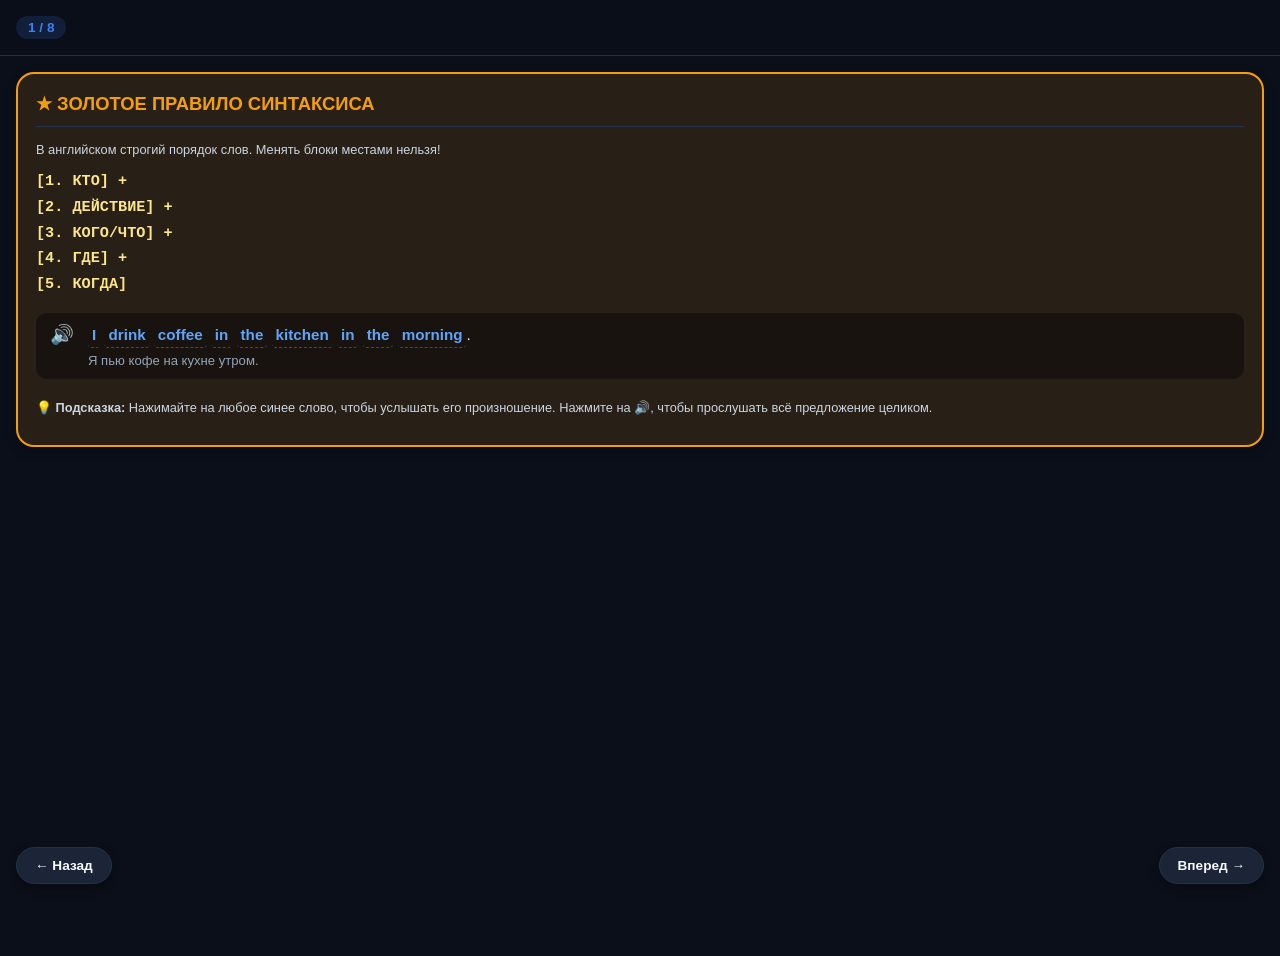
<file: eng.html>
﻿<!DOCTYPE html>
<html lang="ru">
<head>
    <meta charset="UTF-8">
    <meta name="viewport" content="width=device-width, initial-scale=1.0, maximum-scale=1.0, user-scalable=no">
    <title>Каркас синтаксиса A1-A2</title>
    
    <!-- Подключение единой дизайн-системы и Telegram SDK -->
    <link rel="stylesheet" href="theme.css">
    <script src="https://telegram.org/js/telegram-web-app.js"></script>
    <script src="tma-bridge.js"></script>
</head>
<body>

    <div class="header">
        <div class="counter" id="slideCounter">1 / 8</div>
    </div>

    <!-- Slide Navigation Arrows -->
    <button class="nav-arrow nav-prev" onclick="prevSlide()">← Назад</button>
    <button class="nav-arrow nav-next" onclick="nextSlide()">Вперед →</button>

    <div class="slider-container" id="slider">

        <!-- SLIDE 0: GOLDEN MASTER RULE (DEMO: ДОСТУПНО) -->
        <div class="slide">
            <div class="card" style="border: 2px solid var(--gold); background: var(--gold-bg);">
                <div class="card-header" style="color: var(--gold);">★ ЗОЛОТОЕ ПРАВИЛО СИНТАКСИСА</div>
                <div class="note" style="color: #cbd5e1;">В английском строгий порядок слов. Менять блоки местами нельзя!</div>
                
                <div class="skeleton" style="color: #fde68a; font-size: 0.95rem; line-height: 1.7;">
                    [1. КТО] + <br>
                    [2. ДЕЙСТВИЕ] + <br>
                    [3. КОГО/ЧТО] + <br>
                    [4. ГДЕ] + <br>
                    [5. КОГДА]
                </div>

                <div class="example-box" style="background: rgba(0,0,0,0.4); margin-top: 15px;">
                    <button class="audio-btn" onclick="playWholePhrase('I drink coffee in the kitchen in the morning')">🔊</button>
                    <div class="text-content">
                        <div class="en-phrase"><span class="word">I</span> <span class="word">drink</span> <span class="word">coffee</span> <span class="word">in</span> <span class="word">the</span> <span class="word">kitchen</span> <span class="word">in</span> <span class="word">the</span> <span class="word">morning</span>.</div>
                        <div class="ru-phrase">Я пью кофе на кухне утром.</div>
                    </div>
                </div>

                <div class="note" style="margin-top: 20px; font-size: 0.8rem; color: #cbd5e1;">
                    💡 <b>Подсказка:</b> Нажимайте на любое синее слово, чтобы услышать его произношение. Нажмите на 🔊, чтобы прослушать всё предложение целиком.
                </div>
            </div>
        </div>

        <!-- SLIDE 1: TO BE (DEMO: ДОСТУПНО) -->
        <div class="slide">
            <div class="card">
                <div class="card-header">БЛОК 1: СОСТОЯНИЕ (TO BE)</div>
                <div class="note">Когда нет действия: кто-то есть кто-то, какой-то или где-то.</div>

                <div class="section-title">1. Настоящее (Сейчас)</div>
                <div class="row row-pos">
                    <span class="type-tag pos">(+)</span>
                    <span class="skeleton">[КТО] + am/is/are + [КАКОЙ/ГДЕ]</span>
                    <div class="example-box">
                        <button class="audio-btn" onclick="playWholePhrase('I am ready')">🔊</button>
                        <div class="text-content">
                            <div class="en-phrase"><span class="word">I</span> <span class="word">am</span> <span class="word">ready</span>.</div>
                            <div class="ru-phrase">Я готов.</div>
                        </div>
                    </div>
                </div>
                <div class="row row-neg">
                    <span class="type-tag neg">(-)</span>
                    <span class="skeleton">[КТО] + am/is/are + NOT + [...]</span>
                    <div class="example-box">
                        <button class="audio-btn" onclick="playWholePhrase('They are not tired')">🔊</button>
                        <div class="text-content">
                            <div class="en-phrase"><span class="word">They</span> <span class="word">are</span> <span class="word">not</span> <span class="word">tired</span>.</div>
                            <div class="ru-phrase">Они не устали.</div>
                        </div>
                    </div>
                </div>
                <div class="row row-que">
                    <span class="type-tag que">(?)</span>
                    <span class="skeleton">Am/Is/Are + [КТО] + [...]?</span>
                    <div class="example-box">
                        <button class="audio-btn" onclick="playWholePhrase('Is she at home')">🔊</button>
                        <div class="text-content">
                            <div class="en-phrase"><span class="word">Is</span> <span class="word">she</span> <span class="word">at</span> <span class="word">home</span>?</div>
                            <div class="ru-phrase">Она дома?</div>
                        </div>
                    </div>
                </div>

                <div class="section-title">2. Прошлое (Был / Были)</div>
                <div class="row row-pos">
                    <span class="type-tag pos">(+)</span>
                    <span class="skeleton">[КТО] + was / were + [...]</span>
                    <div class="example-box">
                        <button class="audio-btn" onclick="playWholePhrase('I was busy yesterday')">🔊</button>
                        <div class="text-content">
                            <div class="en-phrase"><span class="word">I</span> <span class="word">was</span> <span class="word">busy</span> <span class="word">yesterday</span>.</div>
                            <div class="ru-phrase">Я был занят вчера.</div>
                        </div>
                    </div>
                </div>
            </div>
        </div>

        <!-- SLIDE 2: ACTIONS (PAYWALL ЗАБЛОКИРУЕТ ПЕРЕХОД СЮДА БЕЗ ПРЕМИУМА) -->
        <div class="slide">
            <div class="card">
                <div class="card-header">БЛОК 2: ДЕЙСТВИЯ (Простые)</div>

                <div class="section-title">1. Present Simple (Обычные действия)</div>
                <div class="row row-pos">
                    <span class="type-tag pos">(+)</span>
                    <span class="skeleton">[КТО] + [ГЛАГОЛ (s)]</span>
                    <div class="example-box">
                        <button class="audio-btn" onclick="playWholePhrase('She works here')">🔊</button>
                        <div class="text-content">
                            <div class="en-phrase"><span class="word">She</span> <span class="word">works</span> <span class="word">here</span>.</div>
                            <div class="ru-phrase">Она работает здесь.</div>
                        </div>
                    </div>
                </div>
                <div class="row row-neg">
                    <span class="type-tag neg">(-)</span>
                    <span class="skeleton">[КТО] + don't / doesn't + [ГЛАГОЛ]</span>
                    <div class="example-box">
                        <button class="audio-btn" onclick="playWholePhrase('I do not understand')">🔊</button>
                        <div class="text-content">
                            <div class="en-phrase"><span class="word">I</span> <span class="word">do</span> <span class="word">not</span> <span class="word">understand</span>.</div>
                            <div class="ru-phrase">Я не понимаю.</div>
                        </div>
                    </div>
                </div>
                <div class="row row-que">
                    <span class="type-tag que">(?)</span>
                    <span class="skeleton">Do / Does + [КТО] + [ГЛАГОЛ]?</span>
                    <div class="example-box">
                        <button class="audio-btn" onclick="playWholePhrase('Do you speak English')">🔊</button>
                        <div class="text-content">
                            <div class="en-phrase"><span class="word">Do</span> <span class="word">you</span> <span class="word">speak</span> <span class="word">English</span>?</div>
                            <div class="ru-phrase">Ты говоришь по-английски?</div>
                        </div>
                    </div>
                </div>

                <div class="section-title">2. Past Simple (Факт в прошлом)</div>
                <div class="row row-pos">
                    <span class="type-tag pos">(+)</span>
                    <span class="skeleton">[КТО] + [ГЛАГОЛ-ed / 2-я форма]</span>
                    <div class="example-box">
                        <button class="audio-btn" onclick="playWholePhrase('I saw him yesterday')">🔊</button>
                        <div class="text-content">
                            <div class="en-phrase"><span class="word">I</span> <span class="word">saw</span> <span class="word">him</span> <span class="word">yesterday</span>.</div>
                            <div class="ru-phrase">Я видел его вчера.</div>
                        </div>
                    </div>
                </div>
                <div class="row row-neg">
                    <span class="type-tag neg">(-)</span>
                    <span class="skeleton">[КТО] + didn't + [ГЛАГОЛ]</span>
                    <div class="example-box">
                        <button class="audio-btn" onclick="playWholePhrase('I did not sleep well')">🔊</button>
                        <div class="text-content">
                            <div class="en-phrase"><span class="word">I</span> <span class="word">did</span> <span class="word">not</span> <span class="word">sleep</span> <span class="word">well</span>.</div>
                            <div class="ru-phrase">Я плохо спал.</div>
                        </div>
                    </div>
                </div>
            </div>
        </div>

        <!-- SLIDE 3: FUTURE -->
        <div class="slide">
            <div class="card">
                <div class="card-header">БЛОК 2: БУДУЩЕЕ ДЕЙСТВИЕ</div>

                <div class="section-title">1. Future Simple (Спонтанно)</div>
                <div class="row row-pos">
                    <span class="type-tag pos">(+)</span>
                    <span class="skeleton">[КТО] + will + [ГЛАГОЛ]</span>
                    <div class="example-box">
                        <button class="audio-btn" onclick="playWholePhrase('I will help you')">🔊</button>
                        <div class="text-content">
                            <div class="en-phrase"><span class="word">I</span> <span class="word">will</span> <span class="word">help</span> <span class="word">you</span>.</div>
                            <div class="ru-phrase">Я помогу тебе.</div>
                        </div>
                    </div>
                </div>
                <div class="row row-neg">
                    <span class="type-tag neg">(-)</span>
                    <span class="skeleton">[КТО] + won't + [ГЛАГОЛ]</span>
                    <div class="example-box">
                        <button class="audio-btn" onclick="playWholePhrase('I will not do that')">🔊</button>
                        <div class="text-content">
                            <div class="en-phrase"><span class="word">I</span> <span class="word">will</span> <span class="word">not</span> <span class="word">do</span> <span class="word">that</span>.</div>
                            <div class="ru-phrase">Я не буду этого делать.</div>
                        </div>
                    </div>
                </div>
                <div class="row row-que">
                    <span class="type-tag que">(?)</span>
                    <span class="skeleton">Will + [КТО] + [ГЛАГОЛ]?</span>
                    <div class="example-box">
                        <button class="audio-btn" onclick="playWholePhrase('Will you come tomorrow')">🔊</button>
                        <div class="text-content">
                            <div class="en-phrase"><span class="word">Will</span> <span class="word">you</span> <span class="word">come</span> <span class="word">tomorrow</span>?</div>
                            <div class="ru-phrase">Ты придешь завтра?</div>
                        </div>
                    </div>
                </div>

                <div class="section-title">2. Plan (Собираюсь сделать)</div>
                <div class="row row-pos">
                    <span class="type-tag pos">(+)</span>
                    <span class="skeleton">[КТО] + am/is/are + going to + [ГЛАГОЛ]</span>
                    <div class="example-box">
                        <button class="audio-btn" onclick="playWholePhrase('I am going to buy a new car')">🔊</button>
                        <div class="text-content">
                            <div class="en-phrase"><span class="word">I</span> <span class="word">am</span> <span class="word">going</span> <span class="word">to</span> <span class="word">buy</span> <span class="word">a</span> <span class="word">new</span> <span class="word">car</span>.</div>
                            <div class="ru-phrase">Я собираюсь купить новую машину.</div>
                        </div>
                    </div>
                </div>
            </div>
        </div>

        <!-- SLIDE 4: CONTINUOUS -->
        <div class="slide">
            <div class="card">
                <div class="card-header">БЛОК 3: ПРОЦЕСС (Continuous)</div>
                <div class="note">Действие происходит прямо в эту секунду!</div>

                <div class="row row-pos">
                    <span class="type-tag pos">(+)</span>
                    <span class="skeleton">[КТО] + am/is/are + [ГЛАГОЛ-ing]</span>
                    <div class="example-box">
                        <button class="audio-btn" onclick="playWholePhrase('I am reading a book now')">🔊</button>
                        <div class="text-content">
                            <div class="en-phrase"><span class="word">I</span> <span class="word">am</span> <span class="word">reading</span> <span class="word">a</span> <span class="word">book</span> <span class="word">now</span>.</div>
                            <div class="ru-phrase">Я читаю книгу сейчас.</div>
                        </div>
                    </div>
                </div>

                <div class="row row-neg">
                    <span class="type-tag neg">(-)</span>
                    <span class="skeleton">[КТО] + am/is/are + NOT + [ГЛАГОЛ-ing]</span>
                    <div class="example-box">
                        <button class="audio-btn" onclick="playWholePhrase('He is not listening to me')">🔊</button>
                        <div class="text-content">
                            <div class="en-phrase"><span class="word">He</span> <span class="word">is</span> <span class="word">not</span> <span class="word">listening</span> <span class="word">to</span> <span class="word">me</span>.</div>
                            <div class="ru-phrase">Он не слушает меня.</div>
                        </div>
                    </div>
                </div>

                <div class="row row-que">
                    <span class="type-tag que">(?)</span>
                    <span class="skeleton">Am/Is/Are + [КТО] + [ГЛАГОЛ-ing]?</span>
                    <div class="example-box">
                        <button class="audio-btn" onclick="playWholePhrase('Are you working right now')">🔊</button>
                        <div class="text-content">
                            <div class="en-phrase"><span class="word">Are</span> <span class="word">you</span> <span class="word">working</span> <span class="word">right</span> <span class="word">now</span>?</div>
                            <div class="ru-phrase">Ты сейчас работаешь?</div>
                        </div>
                    </div>
                </div>
            </div>
        </div>

        <!-- SLIDE 5: PRESENT PERFECT -->
        <div class="slide">
            <div class="card">
                <div class="card-header">БЛОК 4: РЕЗУЛЬТАТ (Present Perfect)</div>
                <div class="note">Важен результат в настоящем или жизненный опыт к этой минуте.</div>

                <div class="row row-pos">
                    <span class="type-tag pos">(+)</span>
                    <span class="skeleton">[КТО] + have/has + [ГЛАГОЛ-ed / 3-я форма]</span>
                    <div class="example-box">
                        <button class="audio-btn" onclick="playWholePhrase('I have lost my key')">🔊</button>
                        <div class="text-content">
                            <div class="en-phrase"><span class="word">I</span> <span class="word">have</span> <span class="word">lost</span> <span class="word">my</span> <span class="word">key</span>.</div>
                            <div class="ru-phrase">Я потерял ключ (и сейчас не могу войти).</div>
                        </div>
                    </div>
                </div>

                <div class="row row-neg">
                    <span class="type-tag neg">(-)</span>
                    <span class="skeleton">[КТО] + haven't/hasn't + [3-я форма]</span>
                    <div class="example-box">
                        <button class="audio-btn" onclick="playWholePhrase('I have not seen this movie yet')">🔊</button>
                        <div class="text-content">
                            <div class="en-phrase"><span class="word">I</span> <span class="word">have</span> <span class="word">not</span> <span class="word">seen</span> <span class="word">this</span> <span class="word">movie</span> <span class="word">yet</span>.</div>
                            <div class="ru-phrase">Я еще не видел этот фильм.</div>
                        </div>
                    </div>
                </div>

                <div class="row row-que">
                    <span class="type-tag que">(?)</span>
                    <span class="skeleton">Have/Has + [КТО] + [3-я форма]?</span>
                    <div class="example-box">
                        <button class="audio-btn" onclick="playWholePhrase('Have you ever been to London')">🔊</button>
                        <div class="text-content">
                            <div class="en-phrase"><span class="word">Have</span> <span class="word">you</span> <span class="word">ever</span> <span class="word">been</span> <span class="word">to</span> <span class="word">London</span>?</div>
                            <div class="ru-phrase">Ты когда-либо был в Лондоне?</div>
                        </div>
                    </div>
                </div>
            </div>
        </div>

        <!-- SLIDE 6: MODALS & QUESTIONS -->
        <div class="slide">
            <div class="card">
                <div class="card-header">БЛОК 5 & 6: МОДАЛЬНЫЕ И ВОПРОСЫ</div>

                <div class="section-title">Модальные глаголы (Can, Should, Must)</div>
                <div class="row row-pos">
                    <span class="type-tag pos">(+)</span>
                    <span class="skeleton">[КТО] + can / should + [ГЛАГОЛ]</span>
                    <div class="example-box">
                        <button class="audio-btn" onclick="playWholePhrase('You should take a rest')">🔊</button>
                        <div class="text-content">
                            <div class="en-phrase"><span class="word">You</span> <span class="word">should</span> <span class="word">take</span> <span class="word">a</span> <span class="word">rest</span>.</div>
                            <div class="ru-phrase">Тебе следует отдохнуть.</div>
                        </div>
                    </div>
                </div>

                <div class="section-title">Сложные вопросы (Формула Q-A-S-V)</div>
                <div class="note">Вопрос + Вспомогательный глагол + Кто + Глагол</div>
                <div class="row row-que">
                    <div class="example-box">
                        <button class="audio-btn" onclick="playWholePhrase('Where do you live')">🔊</button>
                        <div class="text-content">
                            <div class="en-phrase"><span class="word">Where</span> <span class="word">do</span> <span class="word">you</span> <span class="word">live</span>?</div>
                            <div class="ru-phrase">Где ты живешь?</div>
                        </div>
                    </div>
                    <div class="example-box" style="margin-top: 6px;">
                        <button class="audio-btn" onclick="playWholePhrase('Why did you say that')">🔊</button>
                        <div class="text-content">
                            <div class="en-phrase"><span class="word">Why</span> <span class="word">did</span> <span class="word">you</span> <span class="word">say</span> <span class="word">that</span>?</div>
                            <div class="ru-phrase">Почему ты это сказал?</div>
                        </div>
                    </div>
                </div>
            </div>
        </div>

        <!-- SLIDE 7: CONDITIONALS -->
        <div class="slide">
            <div class="card">
                <div class="card-header">БЛОК 7: ЕСЛИ... ТО... (IF)</div>

                <div class="section-title">1. Реальное условие (First Conditional)</div>
                <div class="row row-pos">
                    <span class="skeleton">If + [Present Simple] , [КТО] + will + [ГЛАГОЛ]</span>
                    <div class="example-box">
                        <button class="audio-btn" onclick="playWholePhrase('If it rains I will stay at home')">🔊</button>
                        <div class="text-content">
                            <div class="en-phrase"><span class="word">If</span> <span class="word">it</span> <span class="word">rains</span>, <span class="word">I</span> <span class="word">will</span> <span class="word">stay</span> <span class="word">at</span> <span class="word">home</span>.</div>
                            <div class="ru-phrase">Если пойдет дождь, я останусь дома.</div>
                        </div>
                    </div>
                </div>

                <div class="section-title">2. Мечта / Нереально (Second Conditional)</div>
                <div class="row row-pos">
                    <span class="skeleton">If + [Past Simple] , [КТО] + would + [ГЛАГОЛ]</span>
                    <div class="example-box">
                        <button class="audio-btn" onclick="playWholePhrase('If I had money I would buy a boat')">🔊</button>
                        <div class="text-content">
                            <div class="en-phrase"><span class="word">If</span> <span class="word">I</span> <span class="word">had</span> <span class="word">money</span>, <span class="word">I</span> <span class="word">would</span> <span class="word">buy</span> <span class="word">a</span> <span class="word">boat</span>.</div>
                            <div class="ru-phrase">Если бы у меня были деньги, я бы купил лодку.</div>
                        </div>
                    </div>
                </div>
            </div>
        </div>

    </div>

    <script>
        // TEXT TO SPEECH ENGINE
        function speakWord(word, element) {
            if (typeof TMABridge !== 'undefined') TMABridge.haptic('light');

            document.querySelectorAll('.word').forEach(w => w.classList.remove('speaking'));
            if (element) element.classList.add('speaking');

            const cleanWord = word.replace(/[^a-zA-Z']/g, '');
            
            if (typeof TMABridge !== 'undefined' && TMABridge.speak) {
                TMABridge.speak(cleanWord, 0.85, () => {
                    if (element) element.classList.remove('speaking');
                });
            }
        }

        function playWholePhrase(phrase) {
            if (typeof TMABridge !== 'undefined') TMABridge.haptic('light');
            if (typeof TMABridge !== 'undefined' && TMABridge.speak) {
                TMABridge.speak(phrase, 0.9);
            }
        }

        // Attach listeners to all words
        document.addEventListener('DOMContentLoaded', () => {
            document.querySelectorAll('.word').forEach(item => {
                item.addEventListener('click', (e) => {
                    e.stopPropagation();
                    speakWord(item.innerText, item);
                });
            });

            // Setup Telegram Back Button
            if (typeof TMABridge !== 'undefined') {
                TMABridge.setupBackButton('index.html');
            }
        });

        // SLIDER / SWIPE CONTROLLER WITH PAYWALL LOGIC
        const slider = document.getElementById('slider');
        const counter = document.getElementById('slideCounter');
        const totalSlides = 8;
        let currentPage = 0;

        slider.addEventListener('scroll', () => {
            const page = Math.round(slider.scrollLeft / window.innerWidth);
            
            // Freemium Check: Если свайпнули на 2-й слайд (индекс 1) и нет премиума
            if (page >= 1 && typeof TMABridge !== 'undefined') {
                if (!TMABridge.checkDemoLimit(page, 1)) {
                    // Возвращаем пользователя на единственный бесплатный слайд (индекс 0)
                    slider.scrollLeft = 0;
                    return;
                }
            }

            currentPage = page;
            counter.innerText = `${currentPage + 1} / ${totalSlides}`;
        });

        function nextSlide() {
            if (typeof TMABridge !== 'undefined') TMABridge.haptic('light');
            
            // Freemium Check при нажатии кнопки "Вперед" (блокирует уже при попытке перейти на 2-й слайд)
            if (typeof TMABridge !== 'undefined' && !TMABridge.checkDemoLimit(currentPage + 1, 1)) {
                return; // Блокируем переход, пэйволл уже показан
            }

            if (currentPage < totalSlides - 1) {
                slider.scrollBy({ left: window.innerWidth, behavior: 'smooth' });
            }
        }

        function prevSlide() {
            if (typeof TMABridge !== 'undefined') TMABridge.haptic('light');
            if (currentPage > 0) {
                slider.scrollBy({ left: -window.innerWidth, behavior: 'smooth' });
            }
        }
    </script>
</body>
</html>
</file>
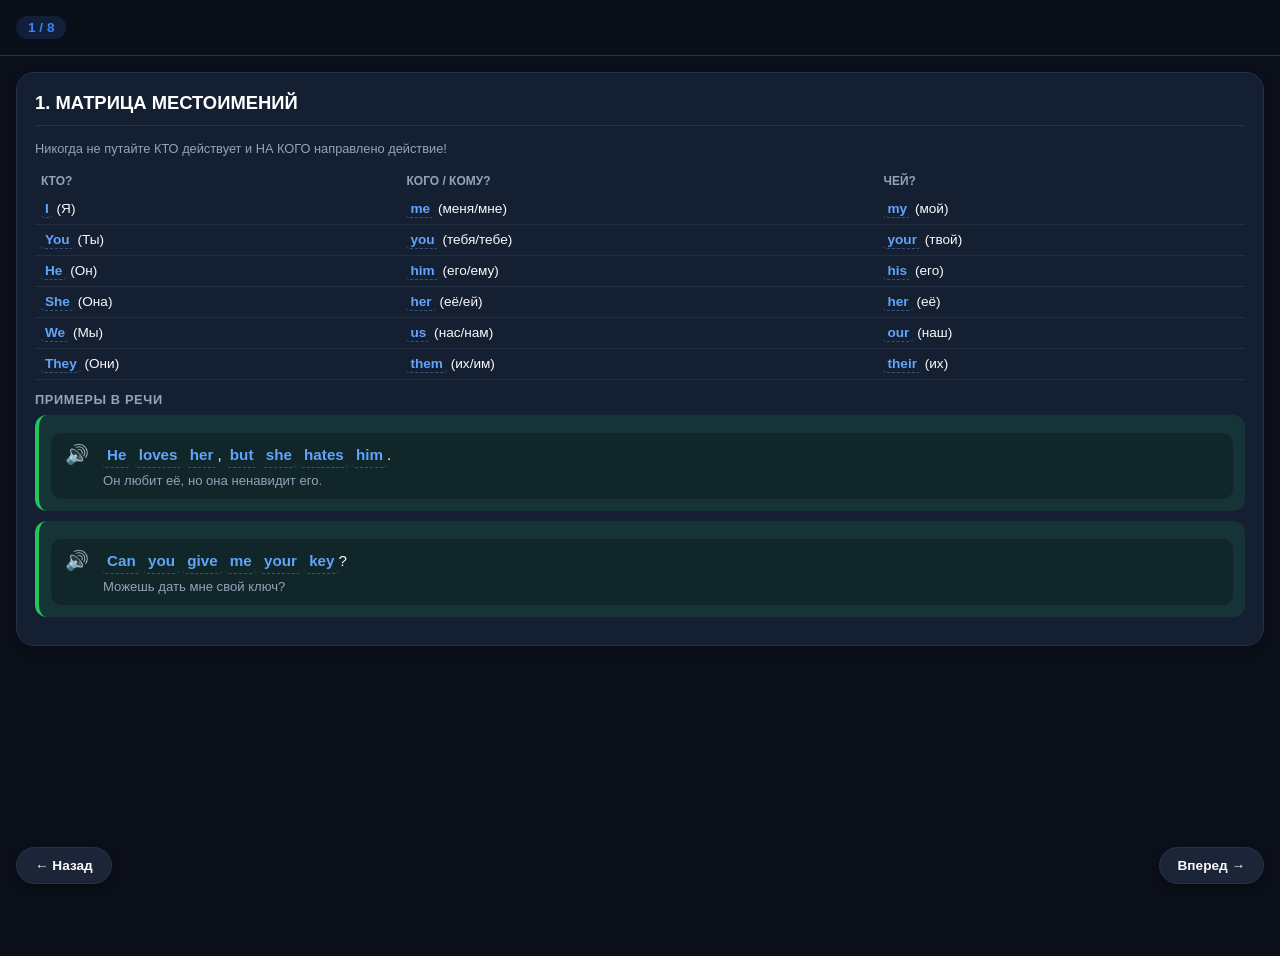
<file: eng1.html>
<!DOCTYPE html>
<html lang="ru">
<head>
    <meta charset="UTF-8">
    <meta name="viewport" content="width=device-width, initial-scale=1.0, maximum-scale=1.0, user-scalable=no">
    <title>Лексикон и Предлоги A1-A2</title>
    
    <!-- Подключение единой дизайн-системы и Telegram SDK -->
    <link rel="stylesheet" href="theme.css">
    <script src="https://telegram.org/js/telegram-web-app.js"></script>
    <script src="tma-bridge.js"></script>

    <style>
        /* Уникальные стили только для таблицы местоимений в этом файле */
        .matrix-table {
            width: 100%;
            border-collapse: collapse;
            margin: 8px 0;
            font-size: 0.85rem;
        }
        .matrix-table th {
            text-align: left;
            color: var(--text-muted);
            padding: 6px;
            border-bottom: 1px solid var(--border);
            font-size: 0.75rem;
        }
        .matrix-table td {
            padding: 6px;
            border-bottom: 1px solid rgba(51, 65, 85, 0.4);
        }
    </style>
</head>
<body>

    <div class="header">
        <div class="counter" id="slideCounter">1 / 8</div>
    </div>

    <!-- Navigation Arrows -->
    <button class="nav-arrow nav-prev" onclick="prevSlide()">← Назад</button>
    <button class="nav-arrow nav-next" onclick="nextSlide()">Вперед →</button>

    <div class="slider-container" id="slider">

        <!-- SLIDE 0: PRONOUN MATRIX (DEMO: ДОСТУПНО) -->
        <div class="slide">
            <div class="card">
                <div class="card-header">1. МАТРИЦА МЕСТОИМЕНИЙ</div>
                <div class="note">Никогда не путайте КТО действует и НА КОГО направлено действие!</div>

                <table class="matrix-table">
                    <tr>
                        <th>КТО?</th>
                        <th>КОГО / КОМУ?</th>
                        <th>ЧЕЙ?</th>
                    </tr>
                    <tr>
                        <td><span class="word">I</span> (Я)</td>
                        <td><span class="word">me</span> (меня/мне)</td>
                        <td><span class="word">my</span> (мой)</td>
                    </tr>
                    <tr>
                        <td><span class="word">You</span> (Ты)</td>
                        <td><span class="word">you</span> (тебя/тебе)</td>
                        <td><span class="word">your</span> (твой)</td>
                    </tr>
                    <tr>
                        <td><span class="word">He</span> (Он)</td>
                        <td><span class="word">him</span> (его/ему)</td>
                        <td><span class="word">his</span> (его)</td>
                    </tr>
                    <tr>
                        <td><span class="word">She</span> (Она)</td>
                        <td><span class="word">her</span> (её/ей)</td>
                        <td><span class="word">her</span> (её)</td>
                    </tr>
                    <tr>
                        <td><span class="word">We</span> (Мы)</td>
                        <td><span class="word">us</span> (нас/нам)</td>
                        <td><span class="word">our</span> (наш)</td>
                    </tr>
                    <tr>
                        <td><span class="word">They</span> (Они)</td>
                        <td><span class="word">them</span> (их/им)</td>
                        <td><span class="word">their</span> (их)</td>
                    </tr>
                </table>

                <div class="section-title">Примеры в речи</div>
                <div class="row row-pos">
                    <div class="example-box">
                        <button class="audio-btn" onclick="playWholePhrase('He loves her but she hates him')">🔊</button>
                        <div class="text-content">
                            <div class="en-phrase"><span class="word">He</span> <span class="word">loves</span> <span class="word">her</span>, <span class="word">but</span> <span class="word">she</span> <span class="word">hates</span> <span class="word">him</span>.</div>
                            <div class="ru-phrase">Он любит её, но она ненавидит его.</div>
                        </div>
                    </div>
                </div>
                <div class="row row-pos">
                    <div class="example-box">
                        <button class="audio-btn" onclick="playWholePhrase('Can you give me your key')">🔊</button>
                        <div class="text-content">
                            <div class="en-phrase"><span class="word">Can</span> <span class="word">you</span> <span class="word">give</span> <span class="word">me</span> <span class="word">your</span> <span class="word">key</span>?</div>
                            <div class="ru-phrase">Можешь дать мне свой ключ?</div>
                        </div>
                    </div>
                </div>
            </div>
        </div>

        <!-- SLIDE 1: TIME PREPOSITIONS (DEMO: ДОСТУПНО) -->
        <div class="slide">
            <div class="card">
                <div class="card-header">2. ПРЕДЛОГИ ВРЕМЕНИ (AT / ON / IN)</div>
                <div class="note">От узкой точки времени — к широким периодам.</div>

                <div class="row row-que">
                    <span class="skeleton">🎯 AT — Точное время и момент</span>
                    <div class="example-box">
                        <button class="audio-btn" onclick="playWholePhrase('at five o clock at night at noon')">🔊</button>
                        <div class="text-content">
                            <div class="en-phrase"><span class="word">at</span> <span class="word">five</span> <span class="word">o'clock</span>, <span class="word">at</span> <span class="word">night</span>, <span class="word">at</span> <span class="word">noon</span>.</div>
                            <div class="ru-phrase">В 5 часов, ночью, в полдень.</div>
                        </div>
                    </div>
                </div>

                <div class="row row-gold">
                    <span class="skeleton">📅 ON — Дни недели и точные даты</span>
                    <div class="example-box">
                        <button class="audio-btn" onclick="playWholePhrase('on Monday on Friday night on my birthday')">🔊</button>
                        <div class="text-content">
                            <div class="en-phrase"><span class="word">on</span> <span class="word">Monday</span>, <span class="word">on</span> <span class="word">Friday</span> <span class="word">night</span>, <span class="word">on</span> <span class="word">my</span> <span class="word">birthday</span>.</div>
                            <div class="ru-phrase">В понедельник, в пятницу вечером, в день рождения.</div>
                        </div>
                    </div>
                </div>

                <div class="row row-purple">
                    <span class="skeleton">🌍 IN — Месяцы, годы, сезоны, части суток</span>
                    <div class="example-box">
                        <button class="audio-btn" onclick="playWholePhrase('in the morning in May in summer in twenty twenty five')">🔊</button>
                        <div class="text-content">
                            <div class="en-phrase"><span class="word">in</span> <span class="word">the</span> <span class="word">morning</span>, <span class="word">in</span> <span class="word">May</span>, <span class="word">in</span> <span class="word">summer</span>, <span class="word">in</span> <span class="word">2025</span>.</div>
                            <div class="ru-phrase">Утром, в мае, летом, в 2025 году.</div>
                        </div>
                    </div>
                </div>

                <div class="row row-pos">
                    <div class="example-box">
                        <button class="audio-btn" onclick="playWholePhrase('I will meet you on Friday at six pm')">🔊</button>
                        <div class="text-content">
                            <div class="en-phrase"><span class="word">I</span> <span class="word">will</span> <span class="word">meet</span> <span class="word">you</span> <span class="word">on</span> <span class="word">Friday</span> <span class="word">at</span> <span class="word">6</span> <span class="word">pm</span>.</div>
                            <div class="ru-phrase">Я встречу тебя в пятницу в 6 вечера.</div>
                        </div>
                    </div>
                </div>
            </div>
        </div>

        <!-- SLIDE 2: PLACE PREPOSITIONS (PAYWALL ЗАБЛОКИРУЕТ ПЕРЕХОД СЮДА) -->
        <div class="slide">
            <div class="card">
                <div class="card-header">3. МЕСТО И НАПРАВЛЕНИЕ</div>

                <div class="row row-que">
                    <span class="skeleton">📍 AT — Конкретная точка, заведение</span>
                    <div class="example-box">
                        <button class="audio-btn" onclick="playWholePhrase('at home at work at the station')">🔊</button>
                        <div class="text-content">
                            <div class="en-phrase"><span class="word">at</span> <span class="word">home</span>, <span class="word">at</span> <span class="word">work</span>, <span class="word">at</span> <span class="word">the</span> <span class="word">station</span>.</div>
                            <div class="ru-phrase">Дома, на работе, на вокзале.</div>
                        </div>
                    </div>
                </div>

                <div class="row row-purple">
                    <span class="skeleton">📦 IN — Внутри пространства, город, страна</span>
                    <div class="example-box">
                        <button class="audio-btn" onclick="playWholePhrase('in the room in London in a car')">🔊</button>
                        <div class="text-content">
                            <div class="en-phrase"><span class="word">in</span> <span class="word">the</span> <span class="word">room</span>, <span class="word">in</span> <span class="word">London</span>, <span class="word">in</span> <span class="word">a</span> <span class="word">car</span>.</div>
                            <div class="ru-phrase">В комнате, в Лондоне, в машине.</div>
                        </div>
                    </div>
                </div>

                <div class="row row-gold">
                    <span class="skeleton">🛬 ON — Поверхность и общественный транспорт</span>
                    <div class="example-box">
                        <button class="audio-btn" onclick="playWholePhrase('on the table on the bus on a plane')">🔊</button>
                        <div class="text-content">
                            <div class="en-phrase"><span class="word">on</span> <span class="word">the</span> <span class="word">table</span>, <span class="word">on</span> <span class="word">the</span> <span class="word">bus</span>, <span class="word">on</span> <span class="word">a</span> <span class="word">plane</span>.</div>
                            <div class="ru-phrase">На столе, в автобусе, в самолете.</div>
                        </div>
                    </div>
                </div>

                <div class="row row-pos">
                    <span class="skeleton">➡️ TO — Направление движения (Куда?)</span>
                    <div class="example-box">
                        <button class="audio-btn" onclick="playWholePhrase('He went to work and then came to me')">🔊</button>
                        <div class="text-content">
                            <div class="en-phrase"><span class="word">He</span> <span class="word">went</span> <span class="word">to</span> <span class="word">work</span> <span class="word">and</span> <span class="word">then</span> <span class="word">came</span> <span class="word">to</span> <span class="word">me</span>.</div>
                            <div class="ru-phrase">Он пошел на работу, а затем пришел ко мне.</div>
                        </div>
                    </div>
                </div>
            </div>
        </div>

        <!-- SLIDE 3: CORE VERBS 1 -->
        <div class="slide">
            <div class="card">
                <div class="card-header">4. ГЛАГОЛЫ: БЫТ И ДЕЙСТВИЕ</div>
                <div class="note">Учим сразу 2-ю форму (прошлое время).</div>

                <div class="row row-gold">
                    <span class="skeleton">GET → GOT (Получать / Добираться / Становиться)</span>
                    <div class="example-box">
                        <button class="audio-btn" onclick="playWholePhrase('I got your message and got tired')">🔊</button>
                        <div class="text-content">
                            <div class="en-phrase"><span class="word">I</span> <span class="word">got</span> <span class="word">your</span> <span class="word">message</span> <span class="word">and</span> <span class="word">got</span> <span class="word">tired</span>.</div>
                            <div class="ru-phrase">Я получил твое сообщение и устал.</div>
                        </div>
                    </div>
                </div>

                <div class="row row-pos">
                    <span class="skeleton">TAKE → TOOK (Брать) / GIVE → GAVE (Давать)</span>
                    <div class="example-box">
                        <button class="audio-btn" onclick="playWholePhrase('He took the money and gave me the key')">🔊</button>
                        <div class="text-content">
                            <div class="en-phrase"><span class="word">He</span> <span class="word">took</span> <span class="word">the</span> <span class="word">money</span> <span class="word">and</span> <span class="word">gave</span> <span class="word">me</span> <span class="word">the</span> <span class="word">key</span>.</div>
                            <div class="ru-phrase">Он взял деньги и дал мне ключ.</div>
                        </div>
                    </div>
                </div>

                <div class="row row-que">
                    <span class="skeleton">MAKE → MADE (Создавать) / DO → DID (Делать)</span>
                    <div class="example-box">
                        <button class="audio-btn" onclick="playWholePhrase('I did my job and made a mistake')">🔊</button>
                        <div class="text-content">
                            <div class="en-phrase"><span class="word">I</span> <span class="word">did</span> <span class="word">my</span> <span class="word">job</span> <span class="word">and</span> <span class="word">made</span> <span class="word">a</span> <span class="word">mistake</span>.</div>
                            <div class="ru-phrase">Я сделал работу и допустил ошибку.</div>
                        </div>
                    </div>
                </div>
            </div>
        </div>

        <!-- SLIDE 4: CORE VERBS 2 -->
        <div class="slide">
            <div class="card">
                <div class="card-header">5. ГЛАГОЛЫ: ДВИЖЕНИЕ И РЕЧЬ</div>

                <div class="row row-pos">
                    <span class="skeleton">GO → WENT (Идти) / COME → CAME (Приходить)</span>
                    <div class="example-box">
                        <button class="audio-btn" onclick="playWholePhrase('She went home and came back')">🔊</button>
                        <div class="text-content">
                            <div class="en-phrase"><span class="word">She</span> <span class="word">went</span> <span class="word">home</span> <span class="word">and</span> <span class="word">came</span> <span class="word">back</span>.</div>
                            <div class="ru-phrase">Она пошла домой и вернулась.</div>
                        </div>
                    </div>
                </div>

                <div class="row row-gold">
                    <span class="skeleton">LEAVE → LEFT (Покидать, уходить, оставлять)</span>
                    <div class="example-box">
                        <button class="audio-btn" onclick="playWholePhrase('He left the office at six')">🔊</button>
                        <div class="text-content">
                            <div class="en-phrase"><span class="word">He</span> <span class="word">left</span> <span class="word">the</span> <span class="word">office</span> <span class="word">at</span> <span class="word">six</span>.</div>
                            <div class="ru-phrase">Он ушел из офиса в шесть.</div>
                        </div>
                    </div>
                </div>

                <div class="row row-purple">
                    <span class="skeleton">SAY → SAID (Сказать что-то) / TELL → TOLD (Кому-то)</span>
                    <div class="example-box">
                        <button class="audio-btn" onclick="playWholePhrase('He said that he told you everything')">🔊</button>
                        <div class="text-content">
                            <div class="en-phrase"><span class="word">He</span> <span class="word">said</span> <span class="word">that</span> <span class="word">he</span> <span class="word">told</span> <span class="word">you</span> <span class="word">everything</span>.</div>
                            <div class="ru-phrase">Он сказал, что рассказал тебе всё.</div>
                        </div>
                    </div>
                </div>
            </div>
        </div>

        <!-- SLIDE 5: CORE VERBS 3 -->
        <div class="slide">
            <div class="card">
                <div class="card-header">6. ГЛАГОЛЫ: МЫШЛЕНИЕ И ЧУВСТВА</div>

                <div class="row row-pos">
                    <span class="skeleton">THINK → THOUGHT (Думать) / KNOW → KNEW (Знать)</span>
                    <div class="example-box">
                        <button class="audio-btn" onclick="playWholePhrase('I thought you knew about this')">🔊</button>
                        <div class="text-content">
                            <div class="en-phrase"><span class="word">I</span> <span class="word">thought</span> <span class="word">you</span> <span class="word">knew</span> <span class="word">about</span> <span class="word">this</span>.</div>
                            <div class="ru-phrase">Я думал, ты знал об этом.</div>
                        </div>
                    </div>
                </div>

                <div class="row row-que">
                    <span class="skeleton">UNDERSTAND → UNDERSTOOD (Понимать)</span>
                    <div class="example-box">
                        <button class="audio-btn" onclick="playWholePhrase('I understood the question')">🔊</button>
                        <div class="text-content">
                            <div class="en-phrase"><span class="word">I</span> <span class="word">understood</span> <span class="word">the</span> <span class="word">question</span>.</div>
                            <div class="ru-phrase">Я понял вопрос.</div>
                        </div>
                    </div>
                </div>

                <div class="row row-gold">
                    <span class="skeleton">WANT TO / NEED TO (Хотеть / Быть должным)</span>
                    <div class="example-box">
                        <button class="audio-btn" onclick="playWholePhrase('I want to leave but I need to work')">🔊</button>
                        <div class="text-content">
                            <div class="en-phrase"><span class="word">I</span> <span class="word">want</span> <span class="word">to</span> <span class="word">leave</span>, <span class="word">but</span> <span class="word">I</span> <span class="word">need</span> <span class="word">to</span> <span class="word">work</span>.</div>
                            <div class="ru-phrase">Я хочу уйти, но мне нужно работать.</div>
                        </div>
                    </div>
                </div>
            </div>
        </div>

        <!-- SLIDE 6: LINKING WORDS 1 -->
        <div class="slide">
            <div class="card">
                <div class="card-header">7. СВЯЗКИ: ПРИЧИНА И СЛЕДСТВИЕ</div>
                <div class="note">Склеиваем два простых предложения в одно связное.</div>

                <div class="row row-pos">
                    <span class="skeleton">BECAUSE (Потому что)</span>
                    <div class="example-box">
                        <button class="audio-btn" onclick="playWholePhrase('I bought it because I needed it')">🔊</button>
                        <div class="text-content">
                            <div class="en-phrase"><span class="word">I</span> <span class="word">bought</span> <span class="word">it</span> <span class="word">because</span> <span class="word">I</span> <span class="word">needed</span> <span class="word">it</span>.</div>
                            <div class="ru-phrase">Я купил это, потому что мне это было нужно.</div>
                        </div>
                    </div>
                </div>

                <div class="row row-gold">
                    <span class="skeleton">SO (Поэтому / Так что)</span>
                    <div class="example-box">
                        <button class="audio-btn" onclick="playWholePhrase('I was tired so I went to bed')">🔊</button>
                        <div class="text-content">
                            <div class="en-phrase"><span class="word">I</span> <span class="word">was</span> <span class="word">tired</span>, <span class="word">so</span> <span class="word">I</span> <span class="word">went</span> <span class="word">to</span> <span class="word">bed</span>.</div>
                            <div class="ru-phrase">Я устал, поэтому пошел спать.</div>
                        </div>
                    </div>
                </div>

                <div class="row row-purple">
                    <span class="skeleton">THAT'S WHY (Вот почему)</span>
                    <div class="example-box">
                        <button class="audio-btn" onclick="playWholePhrase('I want to travel that is why I learn English')">🔊</button>
                        <div class="text-content">
                            <div class="en-phrase"><span class="word">I</span> <span class="word">want</span> <span class="word">to</span> <span class="word">travel</span>, <span class="word">that</span> <span class="word">is</span> <span class="word">why</span> <span class="word">I</span> <span class="word">learn</span> <span class="word">English</span>.</div>
                            <div class="ru-phrase">Я хочу путешествовать, вот почему я учу английский.</div>
                        </div>
                    </div>
                </div>
            </div>
        </div>

        <!-- SLIDE 7: LINKING WORDS 2 -->
        <div class="slide">
            <div class="card">
                <div class="card-header">8. СВЯЗКИ: КОНТРАСТ И ВРЕМЯ</div>

                <div class="row row-pos">
                    <span class="skeleton">BUT (Но) / ALTHOUGH (Хотя)</span>
                    <div class="example-box">
                        <button class="audio-btn" onclick="playWholePhrase('Although it was raining I went for a walk')">🔊</button>
                        <div class="text-content">
                            <div class="en-phrase"><span class="word">Although</span> <span class="word">it</span> <span class="word">was</span> <span class="word">raining</span>, <span class="word">I</span> <span class="word">went</span> <span class="word">for</span> <span class="word">a</span> <span class="word">walk</span>.</div>
                            <div class="ru-phrase">Хотя шел дождь, я пошел на прогулку.</div>
                        </div>
                    </div>
                </div>

                <div class="row row-gold">
                    <span class="skeleton">WHEN (Когда) / WHILE (В то время как)</span>
                    <div class="example-box">
                        <button class="audio-btn" onclick="playWholePhrase('Call me when you arrive at the airport')">🔊</button>
                        <div class="text-content">
                            <div class="en-phrase"><span class="word">Call</span> <span class="word">me</span> <span class="word">when</span> <span class="word">you</span> <span class="word">arrive</span> <span class="word">at</span> <span class="word">the</span> <span class="word">airport</span>.</div>
                            <div class="ru-phrase">Позвони мне, когда приедешь в аэропорт.</div>
                        </div>
                    </div>
                </div>

                <div class="row row-purple">
                    <span class="skeleton">HOWEVER (Однако) — пауза в речи</span>
                    <div class="example-box">
                        <button class="audio-btn" onclick="playWholePhrase('I tried my best However we lost the game')">🔊</button>
                        <div class="text-content">
                            <div class="en-phrase"><span class="word">I</span> <span class="word">tried</span> <span class="word">my</span> <span class="word">best</span>. <span class="word">However</span>, <span class="word">we</span> <span class="word">lost</span> <span class="word">the</span> <span class="word">game</span>.</div>
                            <div class="ru-phrase">Я старался изо всех сил. Однако мы проиграли игру.</div>
                        </div>
                    </div>
                </div>
            </div>
        </div>

    </div>

    <script>
        // TEXT TO SPEECH ENGINE
        function speakWord(word, element) {
            if (typeof TMABridge !== 'undefined') TMABridge.haptic('light');

            document.querySelectorAll('.word').forEach(w => w.classList.remove('speaking'));
            if (element) element.classList.add('speaking');

            const cleanWord = word.replace(/[^a-zA-Z']/g, '');
            
            if (typeof TMABridge !== 'undefined' && TMABridge.speak) {
                TMABridge.speak(cleanWord, 0.85, () => {
                    if (element) element.classList.remove('speaking');
                });
            }
        }

        function playWholePhrase(phrase) {
            if (typeof TMABridge !== 'undefined') TMABridge.haptic('light');
            if (typeof TMABridge !== 'undefined' && TMABridge.speak) {
                TMABridge.speak(phrase, 0.9);
            }
        }

        // Attach Click Listeners
        document.addEventListener('DOMContentLoaded', () => {
            document.querySelectorAll('.word').forEach(item => {
                item.addEventListener('click', (e) => {
                    e.stopPropagation();
                    speakWord(item.innerText, item);
                });
            });

            // Setup Telegram Back Button
            if (typeof TMABridge !== 'undefined') {
                TMABridge.setupBackButton('index.html');
            }
        });

        // SLIDER CONTROLLER WITH PAYWALL LOGIC
        const slider = document.getElementById('slider');
        const counter = document.getElementById('slideCounter');
        const totalSlides = 8;
        let currentPage = 0;

        slider.addEventListener('scroll', () => {
            const page = Math.round(slider.scrollLeft / window.innerWidth);
            
            // Freemium Check: Если свайпнули на 2-й слайд (индекс 1) и нет премиума
            if (page >= 1 && typeof TMABridge !== 'undefined') {
                if (!TMABridge.checkDemoLimit(page, 1)) {
                    // Возвращаем пользователя на единственный бесплатный слайд (индекс 0)
                    slider.scrollLeft = 0;
                    return;
                }
            }

            currentPage = page;
            counter.innerText = `${currentPage + 1} / ${totalSlides}`;
        });

        function nextSlide() {
            if (typeof TMABridge !== 'undefined') TMABridge.haptic('light');
            
            // Freemium Check при нажатии кнопки "Вперед" (блокирует уже при попытке перейти на 2-й слайд)
            if (typeof TMABridge !== 'undefined' && !TMABridge.checkDemoLimit(currentPage + 1, 1)) {
                return; // Блокируем переход, пэйволл уже показан
            }

            if (currentPage < totalSlides - 1) {
                slider.scrollBy({ left: window.innerWidth, behavior: 'smooth' });
            }
        }

        function prevSlide() {
            if (typeof TMABridge !== 'undefined') TMABridge.haptic('light');
            if (currentPage > 0) {
                slider.scrollBy({ left: -window.innerWidth, behavior: 'smooth' });
            }
        }
    </script>
</body>
</html>
</file>
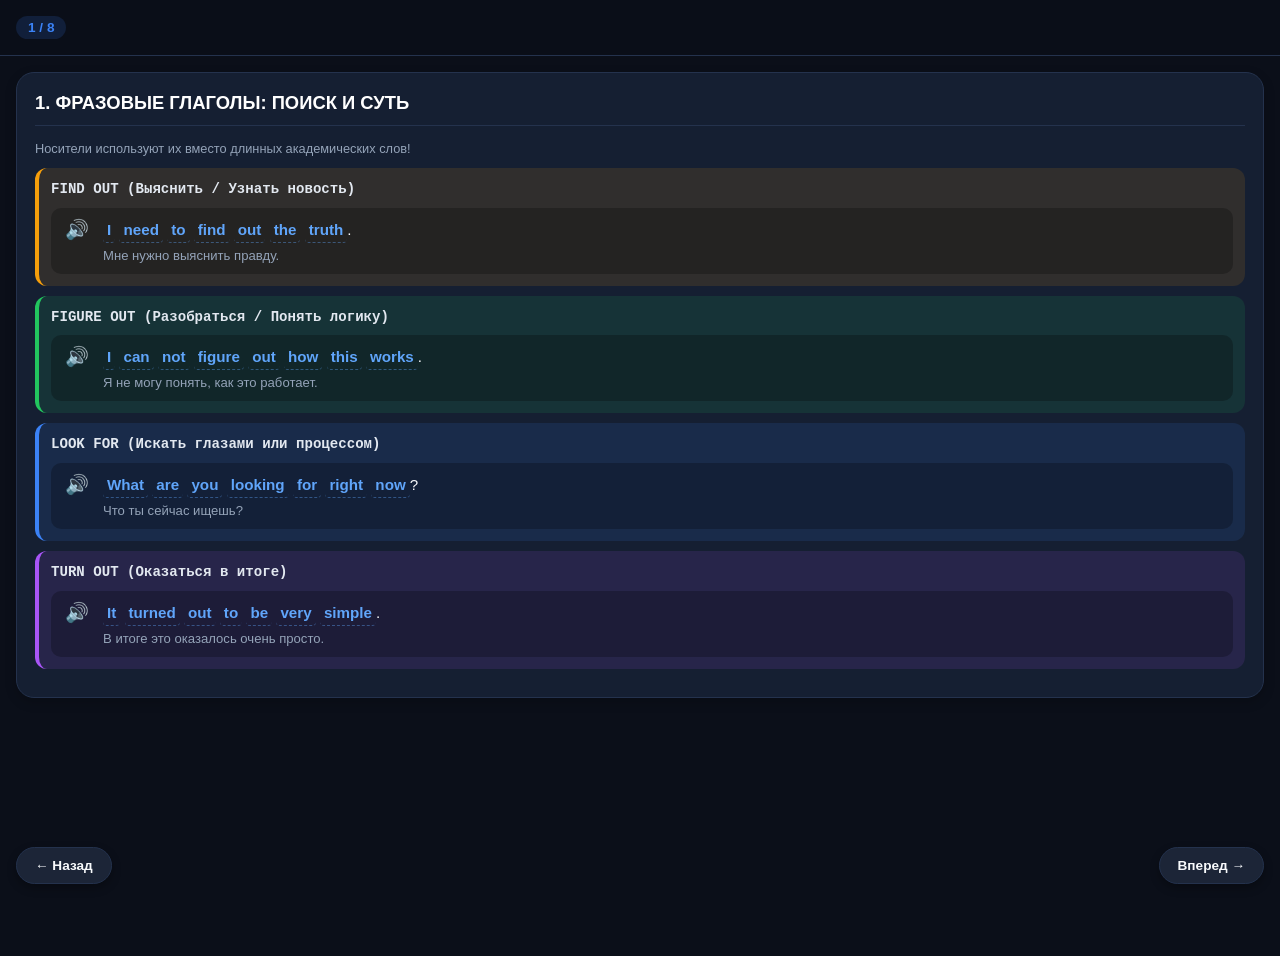
<file: eng2.html>
﻿<!DOCTYPE html>
<html lang="ru">
<head>
    <meta charset="UTF-8">
    <meta name="viewport" content="width=device-width, initial-scale=1.0, maximum-scale=1.0, user-scalable=no">
    <title>Разговорная беглость B1-B2</title>
    
    <!-- Подключение единой дизайн-системы и Telegram SDK -->
    <link rel="stylesheet" href="theme.css">
    <script src="https://telegram.org/js/telegram-web-app.js"></script>
    <script src="tma-bridge.js"></script>
</head>
<body>

    <div class="header">
        <div class="counter" id="slideCounter">1 / 8</div>
    </div>

    <!-- Navigation Arrows -->
    <button class="nav-arrow nav-prev" onclick="prevSlide()">← Назад</button>
    <button class="nav-arrow nav-next" onclick="nextSlide()">Вперед →</button>

    <div class="slider-container" id="slider">

        <!-- SLIDE 0: PHRASAL VERBS 1 (DEMO: ДОСТУПНО) -->
        <div class="slide">
            <div class="card">
                <div class="card-header">1. ФРАЗОВЫЕ ГЛАГОЛЫ: ПОИСК И СУТЬ</div>
                <div class="note">Носители используют их вместо длинных академических слов!</div>

                <div class="row row-gold">
                    <span class="skeleton">FIND OUT (Выяснить / Узнать новость)</span>
                    <div class="example-box">
                        <button class="audio-btn" onclick="playWholePhrase('I need to find out the truth')">🔊</button>
                        <div class="text-content">
                            <div class="en-phrase"><span class="word">I</span> <span class="word">need</span> <span class="word">to</span> <span class="word">find</span> <span class="word">out</span> <span class="word">the</span> <span class="word">truth</span>.</div>
                            <div class="ru-phrase">Мне нужно выяснить правду.</div>
                        </div>
                    </div>
                </div>

                <div class="row row-pos">
                    <span class="skeleton">FIGURE OUT (Разобраться / Понять логику)</span>
                    <div class="example-box">
                        <button class="audio-btn" onclick="playWholePhrase('I can not figure out how this works')">🔊</button>
                        <div class="text-content">
                            <div class="en-phrase"><span class="word">I</span> <span class="word">can</span> <span class="word">not</span> <span class="word">figure</span> <span class="word">out</span> <span class="word">how</span> <span class="word">this</span> <span class="word">works</span>.</div>
                            <div class="ru-phrase">Я не могу понять, как это работает.</div>
                        </div>
                    </div>
                </div>

                <div class="row row-que">
                    <span class="skeleton">LOOK FOR (Искать глазами или процессом)</span>
                    <div class="example-box">
                        <button class="audio-btn" onclick="playWholePhrase('What are you looking for right now')">🔊</button>
                        <div class="text-content">
                            <div class="en-phrase"><span class="word">What</span> <span class="word">are</span> <span class="word">you</span> <span class="word">looking</span> <span class="word">for</span> <span class="word">right</span> <span class="word">now</span>?</div>
                            <div class="ru-phrase">Что ты сейчас ищешь?</div>
                        </div>
                    </div>
                </div>

                <div class="row row-purple">
                    <span class="skeleton">TURN OUT (Оказаться в итоге)</span>
                    <div class="example-box">
                        <button class="audio-btn" onclick="playWholePhrase('It turned out to be very simple')">🔊</button>
                        <div class="text-content">
                            <div class="en-phrase"><span class="word">It</span> <span class="word">turned</span> <span class="word">out</span> <span class="word">to</span> <span class="word">be</span> <span class="word">very</span> <span class="word">simple</span>.</div>
                            <div class="ru-phrase">В итоге это оказалось очень просто.</div>
                        </div>
                    </div>
                </div>
            </div>
        </div>

        <!-- SLIDE 1: PHRASAL VERBS 2 (DEMO: ДОСТУПНО) -->
        <div class="slide">
            <div class="card">
                <div class="card-header">2. ФРАЗОВЫЕ ГЛАГОЛЫ: ДЕЙСТВИЕ И СТОП</div>

                <div class="row row-pos">
                    <span class="skeleton">GO ON (Продолжать действие)</span>
                    <div class="example-box">
                        <button class="audio-btn" onclick="playWholePhrase('Please go on I am listening')">🔊</button>
                        <div class="text-content">
                            <div class="en-phrase"><span class="word">Please</span> <span class="word">go</span> <span class="word">on</span>, <span class="word">I</span> <span class="word">am</span> <span class="word">listening</span>.</div>
                            <div class="ru-phrase">Пожалуйста, продолжай, я слушаю.</div>
                        </div>
                    </div>
                </div>

                <div class="row row-neg">
                    <span class="skeleton">GIVE UP (Сдаваться / Бросать привычку)</span>
                    <div class="example-box">
                        <button class="audio-btn" onclick="playWholePhrase('Never give up on your goals')">🔊</button>
                        <div class="text-content">
                            <div class="en-phrase"><span class="word">Never</span> <span class="word">give</span> <span class="word">up</span> <span class="word">on</span> <span class="word">your</span> <span class="word">goals</span>.</div>
                            <div class="ru-phrase">Никогда не сдавайся на пути к целям.</div>
                        </div>
                    </div>
                </div>

                <div class="row row-gold">
                    <span class="skeleton">CALL OFF (Отменить запланированное)</span>
                    <div class="example-box">
                        <button class="audio-btn" onclick="playWholePhrase('They decided to call off the meeting')">🔊</button>
                        <div class="text-content">
                            <div class="en-phrase"><span class="word">They</span> <span class="word">decided</span> <span class="word">to</span> <span class="word">call</span> <span class="word">off</span> <span class="word">the</span> <span class="word">meeting</span>.</div>
                            <div class="ru-phrase">Они решили отменить встречу.</div>
                        </div>
                    </div>
                </div>

                <div class="row row-cyan">
                    <span class="skeleton">PUT OFF (Откладывать на потом)</span>
                    <div class="example-box">
                        <button class="audio-btn" onclick="playWholePhrase('Do not put off what you can do today')">🔊</button>
                        <div class="text-content">
                            <div class="en-phrase"><span class="word">Do</span> <span class="word">not</span> <span class="word">put</span> <span class="word">off</span> <span class="word">what</span> <span class="word">you</span> <span class="word">can</span> <span class="word">do</span> <span class="word">today</span>.</div>
                            <div class="ru-phrase">Не откладывай то, что можешь сделать сегодня.</div>
                        </div>
                    </div>
                </div>
            </div>
        </div>

        <!-- SLIDE 2: FILLERS & FLOW (PAYWALL ЗАБЛОКИРУЕТ ПЕРЕХОД СЮДА) -->
        <div class="slide">
            <div class="card">
                <div class="card-header">3. СЛОВА-ЗАПОЛНИТЕЛИ (БЕГЛОСТЬ)</div>
                <div class="note">Дают мозгу 3 секунды подумать без неловкого молчания!</div>

                <div class="row row-que">
                    <span class="skeleton">ACTUALLY (Вообще-то / На самом деле)</span>
                    <div class="example-box">
                        <button class="audio-btn" onclick="playWholePhrase('Actually I think this is a great idea')">🔊</button>
                        <div class="text-content">
                            <div class="en-phrase"><span class="word">Actually</span>, <span class="word">I</span> <span class="word">think</span> <span class="word">this</span> <span class="word">is</span> <span class="word">a</span> <span class="word">great</span> <span class="word">idea</span>.</div>
                            <div class="ru-phrase">Вообще-то, я считаю, что это отличная идея.</div>
                        </div>
                    </div>
                </div>

                <div class="row row-gold">
                    <span class="skeleton">TO BE HONEST (Честно говоря...)</span>
                    <div class="example-box">
                        <button class="audio-btn" onclick="playWholePhrase('To be honest I do not really like it')">🔊</button>
                        <div class="text-content">
                            <div class="en-phrase"><span class="word">To</span> <span class="word">be</span> <span class="word">honest</span>, <span class="word">I</span> <span class="word">do</span> <span class="word">not</span> <span class="word">really</span> <span class="word">like</span> <span class="word">it</span>.</div>
                            <div class="ru-phrase">Честно говоря, мне это не особо нравится.</div>
                        </div>
                    </div>
                </div>

                <div class="row row-purple">
                    <span class="skeleton">BY THE WAY (Кстати, между прочим...)</span>
                    <div class="example-box">
                        <button class="audio-btn" onclick="playWholePhrase('By the way where did you buy this car')">🔊</button>
                        <div class="text-content">
                            <div class="en-phrase"><span class="word">By</span> <span class="word">the</span> <span class="word">way</span>, <span class="word">where</span> <span class="word">did</span> <span class="word">you</span> <span class="word">buy</span> <span class="word">this</span> <span class="word">car</span>?</div>
                            <div class="ru-phrase">Кстати, где ты купил эту машину?</div>
                        </div>
                    </div>
                </div>

                <div class="row row-pos">
                    <span class="skeleton">IT DEPENDS ON (Это зависит от...)</span>
                    <div class="example-box">
                        <button class="audio-btn" onclick="playWholePhrase('It depends on the weather tomorrow')">🔊</button>
                        <div class="text-content">
                            <div class="en-phrase"><span class="word">It</span> <span class="word">depends</span> <span class="word">on</span> <span class="word">the</span> <span class="word">weather</span> <span class="word">tomorrow</span>.</div>
                            <div class="ru-phrase">Это зависит от завтрашней погоды.</div>
                        </div>
                    </div>
                </div>
            </div>
        </div>

        <!-- SLIDE 3: REACTIONS -->
        <div class="slide">
            <div class="card">
                <div class="card-header">4. ЕСТЕСТВЕННЫЕ РЕАКЦИИ</div>
                <div class="note">Как реагируют на слова собеседника реальные люди.</div>

                <div class="row row-pos">
                    <span class="skeleton">THAT MAKES SENSE (В этом есть логика / логично)</span>
                    <div class="example-box">
                        <button class="audio-btn" onclick="playWholePhrase('Yes that makes complete sense now')">🔊</button>
                        <div class="text-content">
                            <div class="en-phrase"><span class="word">Yes</span>, <span class="word">that</span> <span class="word">makes</span> <span class="word">complete</span> <span class="word">sense</span> <span class="word">now</span>.</div>
                            <div class="ru-phrase">Да, теперь в этом есть абсолютный смысл.</div>
                        </div>
                    </div>
                </div>

                <div class="row row-cyan">
                    <span class="skeleton">FAIR ENOUGH (Справедливо / Убедительно)</span>
                    <div class="example-box">
                        <button class="audio-btn" onclick="playWholePhrase('Fair enough I agree with your plan')">🔊</button>
                        <div class="text-content">
                            <div class="en-phrase"><span class="word">Fair</span> <span class="word">enough</span>, <span class="word">I</span> <span class="word">agree</span> <span class="word">with</span> <span class="word">your</span> <span class="word">plan</span>.</div>
                            <div class="ru-phrase">Справедливо, я согласен с твоим планом.</div>
                        </div>
                    </div>
                </div>

                <div class="row row-neg">
                    <span class="skeleton">NO WAY! (Да ладно! / Быть не может!)</span>
                    <div class="example-box">
                        <button class="audio-btn" onclick="playWholePhrase('No way I do not believe this story')">🔊</button>
                        <div class="text-content">
                            <div class="en-phrase"><span class="word">No</span> <span class="word">way</span>! <span class="word">I</span> <span class="word">do</span> <span class="word">not</span> <span class="word">believe</span> <span class="word">this</span> <span class="word">story</span>.</div>
                            <div class="ru-phrase">Не может быть! Я не верю этой истории.</div>
                        </div>
                    </div>
                </div>

                <div class="row row-gold">
                    <span class="skeleton">I DOUBT IT (Сомневаюсь в этом)</span>
                    <div class="example-box">
                        <button class="audio-btn" onclick="playWholePhrase('Will he come today I doubt it')">🔊</button>
                        <div class="text-content">
                            <div class="en-phrase"><span class="word">Will</span> <span class="word">he</span> <span class="word">come</span> <span class="word">today</span>? <span class="word">I</span> <span class="word">doubt</span> <span class="word">it</span>.</div>
                            <div class="ru-phrase">Он придет сегодня? Я сомневаюсь.</div>
                        </div>
                    </div>
                </div>
            </div>
        </div>

        <!-- SLIDE 4: VERB + TO -->
        <div class="slide">
            <div class="card">
                <div class="card-header">5. СВЯЗКА: ГЛАГОЛ + TO (ИНФИНИТИВ)</div>
                <div class="note">После этих глаголов ВСЕГДА ставится частица TO!</div>

                <div class="row row-pos">
                    <span class="skeleton">DECIDE TO (Решить что-то сделать)</span>
                    <div class="example-box">
                        <button class="audio-btn" onclick="playWholePhrase('I decided to change my job')">🔊</button>
                        <div class="text-content">
                            <div class="en-phrase"><span class="word">I</span> <span class="word">decided</span> <span class="word">to</span> <span class="word">change</span> <span class="word">my</span> <span class="word">job</span>.</div>
                            <div class="ru-phrase">Я решил сменить работу.</div>
                        </div>
                    </div>
                </div>

                <div class="row row-purple">
                    <span class="skeleton">REFUSE TO (Отказаться что-то делать)</span>
                    <div class="example-box">
                        <button class="audio-btn" onclick="playWholePhrase('He refused to sign the contract')">🔊</button>
                        <div class="text-content">
                            <div class="en-phrase"><span class="word">He</span> <span class="word">refused</span> <span class="word">to</span> <span class="word">sign</span> <span class="word">the</span> <span class="word">contract</span>.</div>
                            <div class="ru-phrase">Он отказался подписывать контракт.</div>
                        </div>
                    </div>
                </div>

                <div class="row row-gold">
                    <span class="skeleton">CAN AFFORD TO (Мочь позволить себе по деньгам)</span>
                    <div class="example-box">
                        <button class="audio-btn" onclick="playWholePhrase('We can not afford to lose this client')">🔊</button>
                        <div class="text-content">
                            <div class="en-phrase"><span class="word">We</span> <span class="word">can</span> <span class="word">not</span> <span class="word">afford</span> <span class="word">to</span> <span class="word">lose</span> <span class="word">this</span> <span class="word">client</span>.</div>
                            <div class="ru-phrase">Мы не можем позволить себе потерять этого клиента.</div>
                        </div>
                    </div>
                </div>

                <div class="row row-cyan">
                    <span class="skeleton">PROMISE TO (Обещать сделать)</span>
                    <div class="example-box">
                        <button class="audio-btn" onclick="playWholePhrase('She promised to call me later')">🔊</button>
                        <div class="text-content">
                            <div class="en-phrase"><span class="word">She</span> <span class="word">promised</span> <span class="word">to</span> <span class="word">call</span> <span class="word">me</span> <span class="word">later</span>.</div>
                            <div class="ru-phrase">Она пообещала позвонить мне позже.</div>
                        </div>
                    </div>
                </div>
            </div>
        </div>

        <!-- SLIDE 5: VERB + -ING -->
        <div class="slide">
            <div class="card">
                <div class="card-header">6. СВЯЗКА: ГЛАГОЛ + -ING (ГЕРУНДИЙ)</div>
                <div class="note">После этих глаголов ВСЕГДА идет форма на -ING (никаких TO)!</div>

                <div class="row row-pos">
                    <span class="skeleton">ENJOY + -ING (Получать удовольствие от процесса)</span>
                    <div class="example-box">
                        <button class="audio-btn" onclick="playWholePhrase('I really enjoy learning languages')">🔊</button>
                        <div class="text-content">
                            <div class="en-phrase"><span class="word">I</span> <span class="word">really</span> <span class="word">enjoy</span> <span class="word">learning</span> <span class="word">languages</span>.</div>
                            <div class="ru-phrase">Мне действительно нравится учить языки.</div>
                        </div>
                    </div>
                </div>

                <div class="row row-neg">
                    <span class="skeleton">AVOID + -ING (Избегать делать что-то)</span>
                    <div class="example-box">
                        <button class="audio-btn" onclick="playWholePhrase('He avoids talking about his past')">🔊</button>
                        <div class="text-content">
                            <div class="en-phrase"><span class="word">He</span> <span class="word">avoids</span> <span class="word">talking</span> <span class="word">about</span> <span class="word">his</span> <span class="word">past</span>.</div>
                            <div class="ru-phrase">Он избегает разговоров о своем прошлом.</div>
                        </div>
                    </div>
                </div>

                <div class="row row-gold">
                    <span class="skeleton">KEEP + -ING (Продолжать раз за разом)</span>
                    <div class="example-box">
                        <button class="audio-btn" onclick="playWholePhrase('Why do you keep making excuses')">🔊</button>
                        <div class="text-content">
                            <div class="en-phrase"><span class="word">Why</span> <span class="word">do</span> <span class="word">you</span> <span class="word">keep</span> <span class="word">making</span> <span class="word">excuses</span>?</div>
                            <div class="ru-phrase">Почему ты продолжаешь искать оправдания?</div>
                        </div>
                    </div>
                </div>

                <div class="row row-purple">
                    <span class="skeleton">SUGGEST + -ING (Предлагать действие)</span>
                    <div class="example-box">
                        <button class="audio-btn" onclick="playWholePhrase('I suggest taking a short break')">🔊</button>
                        <div class="text-content">
                            <div class="en-phrase"><span class="word">I</span> <span class="word">suggest</span> <span class="word">taking</span> <span class="word">a</span> <span class="word">short</span> <span class="word">break</span>.</div>
                            <div class="ru-phrase">Я предлагаю сделать небольшой перерыв.</div>
                        </div>
                    </div>
                </div>
            </div>
        </div>

        <!-- SLIDE 6: DO MATRIX -->
        <div class="slide">
            <div class="card">
                <div class="card-header">7. КОЛЛОКАЦИИ: ГЛАГОЛ "DO"</div>
                <div class="note">DO = Процесс, рутина, обязанности или общая активность.</div>

                <div class="row row-pos">
                    <span class="skeleton">DO YOUR BEST (Сделать всё возможное)</span>
                    <div class="example-box">
                        <button class="audio-btn" onclick="playWholePhrase('Just do your best and do not worry')">🔊</button>
                        <div class="text-content">
                            <div class="en-phrase"><span class="word">Just</span> <span class="word">do</span> <span class="word">your</span> <span class="word">best</span> <span class="word">and</span> <span class="word">do</span> <span class="word">not</span> <span class="word">worry</span>.</div>
                            <div class="ru-phrase">Просто сделай все, что в твоих силах, и не переживай.</div>
                        </div>
                    </div>
                </div>

                <div class="row row-gold">
                    <span class="skeleton">DO SOMEONE A FAVOR (Сделать одолжение)</span>
                    <div class="example-box">
                        <button class="audio-btn" onclick="playWholePhrase('Can you do me a quick favor')">🔊</button>
                        <div class="text-content">
                            <div class="en-phrase"><span class="word">Can</span> <span class="word">you</span> <span class="word">do</span> <span class="word">me</span> <span class="word">a</span> <span class="word">quick</span> <span class="word">favor</span>?</div>
                            <div class="ru-phrase">Можешь сделать мне быстрое одолжение?</div>
                        </div>
                    </div>
                </div>

                <div class="row row-que">
                    <span class="skeleton">DO BUSINESS (Вести дела / бизнес)</span>
                    <div class="example-box">
                        <button class="audio-btn" onclick="playWholePhrase('It is a pleasure to do business with you')">🔊</button>
                        <div class="text-content">
                            <div class="en-phrase"><span class="word">It</span> <span class="word">is</span> <span class="word">a</span> <span class="word">pleasure</span> <span class="word">to</span> <span class="word">do</span> <span class="word">business</span> <span class="word">with</span> <span class="word">you</span>.</div>
                            <div class="ru-phrase">Приятно вести с вами бизнес.</div>
                        </div>
                    </div>
                </div>

                <div class="row row-cyan">
                    <span class="skeleton">DO DAMAGE (Нанести ущерб / вред)</span>
                    <div class="example-box">
                        <button class="audio-btn" onclick="playWholePhrase('The storm did a lot of damage')">🔊</button>
                        <div class="text-content">
                            <div class="en-phrase"><span class="word">The</span> <span class="word">storm</span> <span class="word">did</span> <span class="word">a</span> <span class="word">lot</span> <span class="word">of</span> <span class="word">damage</span>.</div>
                            <div class="ru-phrase">Шторм нанес огромный ущерб.</div>
                        </div>
                    </div>
                </div>
            </div>
        </div>

        <!-- SLIDE 7: MAKE MATRIX -->
        <div class="slide">
            <div class="card">
                <div class="card-header">8. КОЛЛОКАЦИИ: ГЛАГОЛ "MAKE"</div>
                <div class="note">MAKE = Создание нового объекта, мысли или результата с нуля!</div>

                <div class="row row-neg">
                    <span class="skeleton">MAKE A MISTAKE (Допустить ошибку)</span>
                    <div class="example-box">
                        <button class="audio-btn" onclick="playWholePhrase('Everyone can make a simple mistake')">🔊</button>
                        <div class="text-content">
                            <div class="en-phrase"><span class="word">Everyone</span> <span class="word">can</span> <span class="word">make</span> <span class="word">a</span> <span class="word">simple</span> <span class="word">mistake</span>.</div>
                            <div class="ru-phrase">Каждый может совершить простую ошибку.</div>
                        </div>
                    </div>
                </div>

                <div class="row row-pos">
                    <span class="skeleton">MAKE A DECISION (Принять решение)</span>
                    <div class="example-box">
                        <button class="audio-btn" onclick="playWholePhrase('We have to make a decision now')">🔊</button>
                        <div class="text-content">
                            <div class="en-phrase"><span class="word">We</span> <span class="word">have</span> <span class="word">to</span> <span class="word">make</span> <span class="word">a</span> <span class="word">decision</span> <span class="word">now</span>.</div>
                            <div class="ru-phrase">Мы должны принять решение сейчас.</div>
                        </div>
                    </div>
                </div>

                <div class="row row-gold">
                    <span class="skeleton">MAKE MONEY (Зарабатывать деньги)</span>
                    <div class="example-box">
                        <button class="audio-btn" onclick="playWholePhrase('He made a lot of money in tech')">🔊</button>
                        <div class="text-content">
                            <div class="en-phrase"><span class="word">He</span> <span class="word">made</span> <span class="word">a</span> <span class="word">lot</span> <span class="word">of</span> <span class="word">money</span> <span class="word">in</span> <span class="word">tech</span>.</div>
                            <div class="ru-phrase">Он заработал много денег в IT.</div>
                        </div>
                    </div>
                </div>

                <div class="row row-purple">
                    <span class="skeleton">MAKE AN EFFORT (Приложить усилие)</span>
                    <div class="example-box">
                        <button class="audio-btn" onclick="playWholePhrase('You need to make an effort to succeed')">🔊</button>
                        <div class="text-content">
                            <div class="en-phrase"><span class="word">You</span> <span class="word">need</span> <span class="word">to</span> <span class="word">make</span> <span class="word">an</span> <span class="word">effort</span> <span class="word">to</span> <span class="word">succeed</span>.</div>
                            <div class="ru-phrase">Тебе нужно приложить усилие, чтобы преуспеть.</div>
                        </div>
                    </div>
                </div>
            </div>
        </div>

    </div>

    <script>
        // TEXT TO SPEECH ENGINE
        function speakWord(word, element) {
            if (typeof TMABridge !== 'undefined') TMABridge.haptic('light');

            document.querySelectorAll('.word').forEach(w => w.classList.remove('speaking'));
            if (element) element.classList.add('speaking');

            const cleanWord = word.replace(/[^a-zA-Z']/g, '');
            
            if (typeof TMABridge !== 'undefined' && TMABridge.speak) {
                TMABridge.speak(cleanWord, 0.85, () => {
                    if (element) element.classList.remove('speaking');
                });
            }
        }

        function playWholePhrase(phrase) {
            if (typeof TMABridge !== 'undefined') TMABridge.haptic('light');
            if (typeof TMABridge !== 'undefined' && TMABridge.speak) {
                TMABridge.speak(phrase, 0.9);
            }
        }

        // Attach Click Listeners
        document.addEventListener('DOMContentLoaded', () => {
            document.querySelectorAll('.word').forEach(item => {
                item.addEventListener('click', (e) => {
                    e.stopPropagation();
                    speakWord(item.innerText, item);
                });
            });

            // Setup Telegram Back Button
            if (typeof TMABridge !== 'undefined') {
                TMABridge.setupBackButton('index.html');
            }
        });

        // SLIDER CONTROLLER WITH PAYWALL LOGIC
        const slider = document.getElementById('slider');
        const counter = document.getElementById('slideCounter');
        const totalSlides = 8;
        let currentPage = 0;

        slider.addEventListener('scroll', () => {
            const page = Math.round(slider.scrollLeft / window.innerWidth);
            
            // Freemium Check: Если свайпнули на 2-й слайд (индекс 1) и нет премиума
            if (page >= 1 && typeof TMABridge !== 'undefined') {
                if (!TMABridge.checkDemoLimit(page, 1)) {
                    // Возвращаем пользователя на единственный бесплатный слайд (индекс 0)
                    slider.scrollLeft = 0;
                    return;
                }
            }

            currentPage = page;
            counter.innerText = `${currentPage + 1} / ${totalSlides}`;
        });

        function nextSlide() {
            if (typeof TMABridge !== 'undefined') TMABridge.haptic('light');
            
            // Freemium Check при нажатии кнопки "Вперед" (блокирует уже при попытке перейти на 2-й слайд)
            if (typeof TMABridge !== 'undefined' && !TMABridge.checkDemoLimit(currentPage + 1, 1)) {
                return; // Блокируем переход, пэйволл уже показан
            }

            if (currentPage < totalSlides - 1) {
                slider.scrollBy({ left: window.innerWidth, behavior: 'smooth' });
            }
        }

        function prevSlide() {
            if (typeof TMABridge !== 'undefined') TMABridge.haptic('light');
            if (currentPage > 0) {
                slider.scrollBy({ left: -window.innerWidth, behavior: 'smooth' });
            }
        }
    </script>
</body>
</html>
</file>
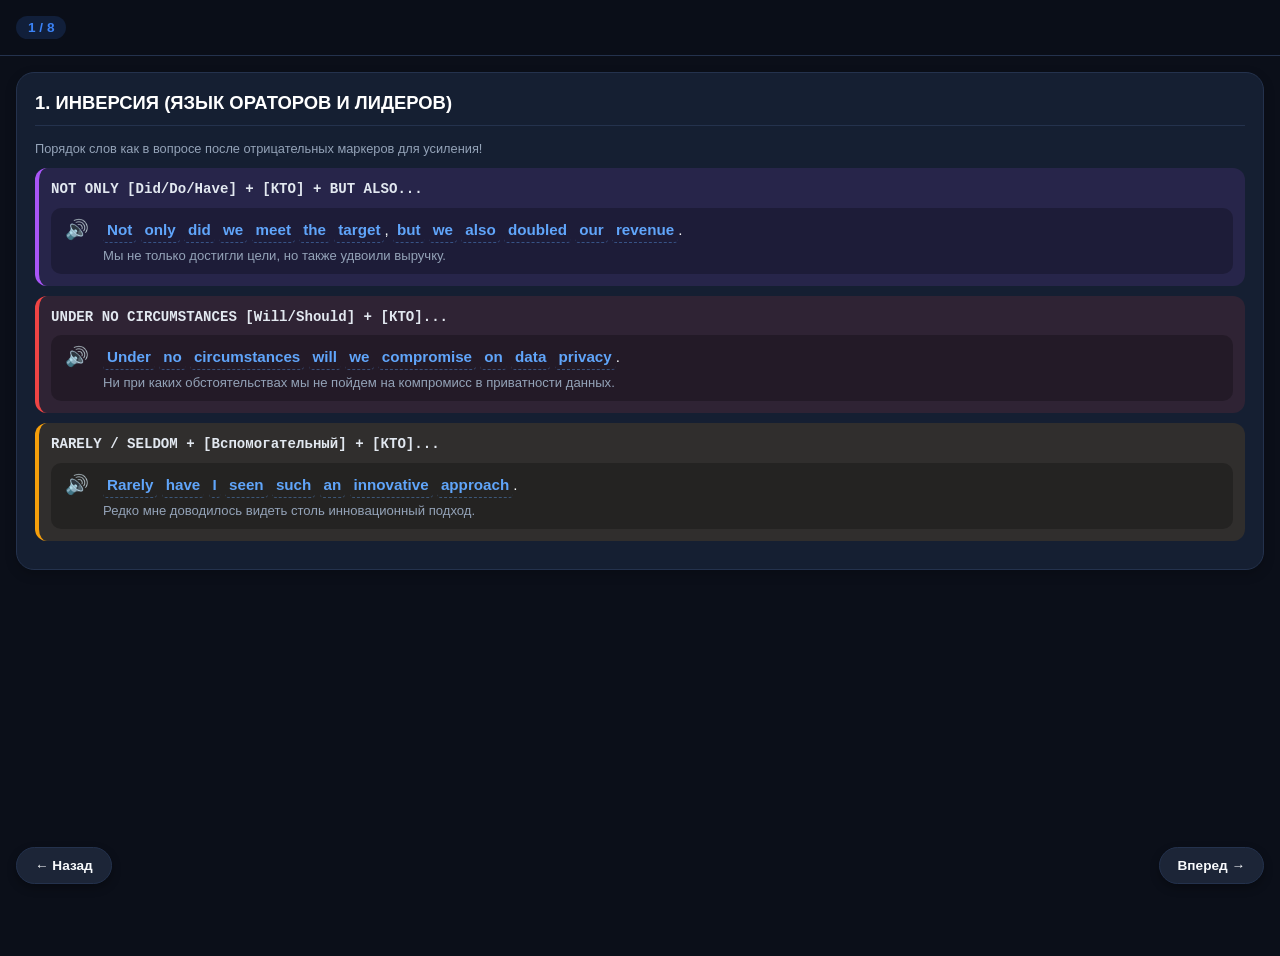
<file: eng3.html>
﻿<!DOCTYPE html>
<html lang="ru">
<head>
    <meta charset="UTF-8">
    <meta name="viewport" content="width=device-width, initial-scale=1.0, maximum-scale=1.0, user-scalable=no">
    <title>Инверсия и Дипломатия B2-C1</title>
    
    <!-- Подключение единой дизайн-системы и Telegram SDK -->
    <link rel="stylesheet" href="theme.css">
    <script src="https://telegram.org/js/telegram-web-app.js"></script>
    <script src="tma-bridge.js"></script>
</head>
<body>

    <div class="header">
        <div class="counter" id="slideCounter">1 / 8</div>
    </div>

    <!-- Navigation Buttons -->
    <button class="nav-arrow nav-prev" onclick="prevSlide()">← Назад</button>
    <button class="nav-arrow nav-next" onclick="nextSlide()">Вперед →</button>

    <div class="slider-container" id="slider">

        <!-- SLIDE 0: INVERSION (DEMO: ДОСТУПНО) -->
        <div class="slide">
            <div class="card">
                <div class="card-header">1. ИНВЕРСИЯ (ЯЗЫК ОРАТОРОВ И ЛИДЕРОВ)</div>
                <div class="note">Порядок слов как в вопросе после отрицательных маркеров для усиления!</div>

                <div class="row row-purple">
                    <span class="skeleton">NOT ONLY [Did/Do/Have] + [КТО] + BUT ALSO...</span>
                    <div class="example-box">
                        <button class="audio-btn" onclick="playWholePhrase('Not only did we meet the target but we also doubled our revenue')">🔊</button>
                        <div class="text-content">
                            <div class="en-phrase"><span class="word">Not</span> <span class="word">only</span> <span class="word">did</span> <span class="word">we</span> <span class="word">meet</span> <span class="word">the</span> <span class="word">target</span>, <span class="word">but</span> <span class="word">we</span> <span class="word">also</span> <span class="word">doubled</span> <span class="word">our</span> <span class="word">revenue</span>.</div>
                            <div class="ru-phrase">Мы не только достигли цели, но также удвоили выручку.</div>
                        </div>
                    </div>
                </div>

                <div class="row row-neg">
                    <span class="skeleton">UNDER NO CIRCUMSTANCES [Will/Should] + [КТО]...</span>
                    <div class="example-box">
                        <button class="audio-btn" onclick="playWholePhrase('Under no circumstances will we compromise on data privacy')">🔊</button>
                        <div class="text-content">
                            <div class="en-phrase"><span class="word">Under</span> <span class="word">no</span> <span class="word">circumstances</span> <span class="word">will</span> <span class="word">we</span> <span class="word">compromise</span> <span class="word">on</span> <span class="word">data</span> <span class="word">privacy</span>.</div>
                            <div class="ru-phrase">Ни при каких обстоятельствах мы не пойдем на компромисс в приватности данных.</div>
                        </div>
                    </div>
                </div>

                <div class="row row-gold">
                    <span class="skeleton">RARELY / SELDOM + [Вспомогательный] + [КТО]...</span>
                    <div class="example-box">
                        <button class="audio-btn" onclick="playWholePhrase('Rarely have I seen such an innovative approach')">🔊</button>
                        <div class="text-content">
                            <div class="en-phrase"><span class="word">Rarely</span> <span class="word">have</span> <span class="word">I</span> <span class="word">seen</span> <span class="word">such</span> <span class="word">an</span> <span class="word">innovative</span> <span class="word">approach</span>.</div>
                            <div class="ru-phrase">Редко мне доводилось видеть столь инновационный подход.</div>
                        </div>
                    </div>
                </div>
            </div>
        </div>

        <!-- SLIDE 1: MIXED CONDITIONALS (DEMO: ДОСТУПНО) -->
        <div class="slide">
            <div class="card">
                <div class="card-header">2. СМЕШАННЫЕ УСЛОВИЯ (MIXED CONDITIONALS)</div>
                <div class="note">Связываем действие в прошлом с результатом в настоящем (и наоборот).</div>

                <div class="section-title">Тип 1: Прошлое действие → Результат СЕЙЧАС</div>
                <div class="row row-pos">
                    <span class="skeleton">If + [Had + V3] , [КТО] + would + [V1 сейчас]</span>
                    <div class="example-box">
                        <button class="audio-btn" onclick="playWholePhrase('If I had invested in Bitcoin ten years ago I would be rich now')">🔊</button>
                        <div class="text-content">
                            <div class="en-phrase"><span class="word">If</span> <span class="word">I</span> <span class="word">had</span> <span class="word">invested</span> <span class="word">in</span> <span class="word">Bitcoin</span> <span class="word">ten</span> <span class="word">years</span> <span class="word">ago</span>, <span class="word">I</span> <span class="word">would</span> <span class="word">be</span> <span class="word">rich</span> <span class="word">now</span>.</div>
                            <div class="ru-phrase">Если бы я вложился в биткоин 10 лет назад, я был бы богат сейчас.</div>
                        </div>
                    </div>
                </div>

                <div class="section-title">Тип 2: Постоянная черта характера → Ошибка в ПРОШЛОМ</div>
                <div class="row row-gold">
                    <span class="skeleton">If + [Past Simple] , [КТО] + would have + [V3 в прошлом]</span>
                    <div class="example-box">
                        <button class="audio-btn" onclick="playWholePhrase('If he were more responsible he would not have lost the contract')">🔊</button>
                        <div class="text-content">
                            <div class="en-phrase"><span class="word">If</span> <span class="word">he</span> <span class="word">were</span> <span class="word">more</span> <span class="word">responsible</span>, <span class="word">he</span> <span class="word">would</span> <span class="word">not</span> <span class="word">have</span> <span class="word">lost</span> <span class="word">the</span> <span class="word">contract</span>.</div>
                            <div class="ru-phrase">Будь он более ответственным, он бы не потерял тот контракт.</div>
                        </div>
                    </div>
                </div>
            </div>
        </div>

        <!-- SLIDE 2: DIPLOMATIC & HEDGING (PAYWALL ЗАБЛОКИРУЕТ ПЕРЕХОД СЮДА) -->
        <div class="slide">
            <div class="card">
                <div class="card-header">3. ДИПЛОМАТИЯ И ПЕРЕГОВОРЫ (HEDGING)</div>
                <div class="note">Носители никогда не спорят в лоб. Они смягчают формулировки.</div>

                <div class="row row-cyan">
                    <span class="skeleton">Вместо "You are wrong" (Ты не прав):</span>
                    <div class="example-box">
                        <button class="audio-btn" onclick="playWholePhrase('I am not entirely convinced that this is the best solution')">🔊</button>
                        <div class="text-content">
                            <div class="en-phrase"><span class="word">I</span> <span class="word">am</span> <span class="word">not</span> <span class="word">entirely</span> <span class="word">convinced</span> <span class="word">that</span> <span class="word">this</span> <span class="word">is</span> <span class="word">the</span> <span class="word">best</span> <span class="word">solution</span>.</div>
                            <div class="ru-phrase">Я не до конца убежден, что это лучшее решение.</div>
                        </div>
                    </div>
                </div>

                <div class="row row-purple">
                    <span class="skeleton">Вместо "There is a mistake" (Тут ошибка):</span>
                    <div class="example-box">
                        <button class="audio-btn" onclick="playWholePhrase('There seems to be a slight oversight in these calculations')">🔊</button>
                        <div class="text-content">
                            <div class="en-phrase"><span class="word">There</span> <span class="word">seems</span> <span class="word">to</span> <span class="word">be</span> <span class="word">a</span> <span class="word">slight</span> <span class="word">oversight</span> <span class="word">in</span> <span class="word">these</span> <span class="word">calculations</span>.</div>
                            <div class="ru-phrase">Похоже, в этих расчетах возникло небольшое упущение.</div>
                        </div>
                    </div>
                </div>

                <div class="row row-pos">
                    <span class="skeleton">Вместо "We need more time" (Нам нужно время):</span>
                    <div class="example-box">
                        <button class="audio-btn" onclick="playWholePhrase('Would it be feasible to extend the deadline slightly')">🔊</button>
                        <div class="text-content">
                            <div class="en-phrase"><span class="word">Would</span> <span class="word">it</span> <span class="word">be</span> <span class="word">feasible</span> <span class="word">to</span> <span class="word">extend</span> <span class="word">the</span> <span class="word">deadline</span> <span class="word">slightly</span>?</div>
                            <div class="ru-phrase">Было бы целесообразно немного сдвинуть дедлайн?</div>
                        </div>
                    </div>
                </div>
            </div>
        </div>

        <!-- SLIDE 3: CAUSATIVE & ADVANCED PASSIVE -->
        <div class="slide">
            <div class="card">
                <div class="card-header">4. КАУЗАТИВ И СЛОЖНЫЙ ПАССИВ</div>
                <div class="note">Как сказать, что работу выполнили ваши сотрудники/подрядчики.</div>

                <div class="section-title">Каузатив: Делегирование задачи</div>
                <div class="row row-pos">
                    <span class="skeleton">HAVE + [КОГО/ЧТО] + [V1 / V3]</span>
                    <div class="example-box">
                        <button class="audio-btn" onclick="playWholePhrase('I had my legal team review the entire contract')">🔊</button>
                        <div class="text-content">
                            <div class="en-phrase"><span class="word">I</span> <span class="word">had</span> <span class="word">my</span> <span class="word">legal</span> <span class="word">team</span> <span class="word">review</span> <span class="word">the</span> <span class="word">entire</span> <span class="word">contract</span>.</div>
                            <div class="ru-phrase">Я поручил юридической команде проверить весь контракт.</div>
                        </div>
                    </div>
                </div>

                <div class="section-title">Слухи и новости в бизнесе</div>
                <div class="row row-gold">
                    <span class="skeleton">[КОМПАНИЯ] + is rumored / believed to + [V1]</span>
                    <div class="example-box">
                        <button class="audio-btn" onclick="playWholePhrase('The startup is rumored to be acquired for ten million dollars')">🔊</button>
                        <div class="text-content">
                            <div class="en-phrase"><span class="word">The</span> <span class="word">startup</span> <span class="word">is</span> <span class="word">rumored</span> <span class="word">to</span> <span class="word">be</span> <span class="word">acquired</span> <span class="word">for</span> <span class="word">ten</span> <span class="word">million</span> <span class="word">dollars</span>.</div>
                            <div class="ru-phrase">Ходят слухи, что стартап покупают за 10 миллионов долларов.</div>
                        </div>
                    </div>
                </div>
            </div>
        </div>

        <!-- SLIDE 4: PAST MODAL SPECULATION -->
        <div class="slide">
            <div class="card">
                <div class="card-header">5. ГИПОТЕЗЫ В ПРОШЛОМ (DEDUCTION)</div>
                <div class="note">Оценка событий прошлого с разной степенью уверенности.</div>

                <div class="row row-pos">
                    <span class="skeleton">MUST HAVE + V3 (99% Уверенность: "Точно так и было")</span>
                    <div class="example-box">
                        <button class="audio-btn" onclick="playWholePhrase('They must have signed the agreement this morning')">🔊</button>
                        <div class="text-content">
                            <div class="en-phrase"><span class="word">They</span> <span class="word">must</span> <span class="word">have</span> <span class="word">signed</span> <span class="word">the</span> <span class="word">agreement</span> <span class="word">this</span> <span class="word">morning</span>.</div>
                            <div class="ru-phrase">Они совершенно точно подписали соглашение сегодня утром.</div>
                        </div>
                    </div>
                </div>

                <div class="row row-neg">
                    <span class="skeleton">CAN'T / COULDN'T HAVE + V3 (Невозможно, чтобы...)</span>
                    <div class="example-box">
                        <button class="audio-btn" onclick="playWholePhrase('He could not have authorized that wire transfer')">🔊</button>
                        <div class="text-content">
                            <div class="en-phrase"><span class="word">He</span> <span class="word">could</span> <span class="word">not</span> <span class="word">have</span> <span class="word">authorized</span> <span class="word">that</span> <span class="word">wire</span> <span class="word">transfer</span>.</div>
                            <div class="ru-phrase">Он не мог авторизовать этот банковский перевод (это исключено).</div>
                        </div>
                    </div>
                </div>

                <div class="row row-gold">
                    <span class="skeleton">MIGHT / MAY HAVE + V3 (Возможно, 50/50)</span>
                    <div class="example-box">
                        <button class="audio-btn" onclick="playWholePhrase('They might have overlooked this critical detail')">🔊</button>
                        <div class="text-content">
                            <div class="en-phrase"><span class="word">They</span> <span class="word">might</span> <span class="word">have</span> <span class="word">overlooked</span> <span class="word">this</span> <span class="word">critical</span> <span class="word">detail</span>.</div>
                            <div class="ru-phrase">Возможно, они упустили из виду эту критическую деталь.</div>
                        </div>
                    </div>
                </div>
            </div>
        </div>

        <!-- SLIDE 5: SUBJUNCTIVE MOOD -->
        <div class="slide">
            <div class="card">
                <div class="card-header">6. СОСЛАГАТЕЛЬНОЕ НАКЛОНЕНИЕ (SUBJUNCTIVE)</div>
                <div class="note">Официальные требования и протоколы. Глагол идет в базовой форме!</div>

                <div class="row row-purple">
                    <span class="skeleton">IT IS IMPERATIVE THAT + [КТО] + [BE / ГЛАГОЛ БЕЗ S]</span>
                    <div class="example-box">
                        <button class="audio-btn" onclick="playWholePhrase('It is imperative that every stakeholder be notified immediately')">🔊</button>
                        <div class="text-content">
                            <div class="en-phrase"><span class="word">It</span> <span class="word">is</span> <span class="word">imperative</span> <span class="word">that</span> <span class="word">every</span> <span class="word">stakeholder</span> <span class="word">be</span> <span class="word">notified</span> <span class="word">immediately</span>.</div>
                            <div class="ru-phrase">Крайне необходимо, чтобы каждый акционер был уведомлен немедленно.</div>
                        </div>
                    </div>
                </div>

                <div class="row row-cyan">
                    <span class="skeleton">RECOMMEND / DEMAND THAT + [КТО] + [V1]</span>
                    <div class="example-box">
                        <button class="audio-btn" onclick="playWholePhrase('I recommend that he take full responsibility for the launch')">🔊</button>
                        <div class="text-content">
                            <div class="en-phrase"><span class="word">I</span> <span class="word">recommend</span> <span class="word">that</span> <span class="word">he</span> <span class="word">take</span> <span class="word">full</span> <span class="word">responsibility</span> <span class="word">for</span> <span class="word">the</span> <span class="word">launch</span>.</div>
                            <div class="ru-phrase">Я рекомендую, чтобы он взял полную ответственность за запуск.</div>
                        </div>
                    </div>
                </div>
            </div>
        </div>

        <!-- SLIDE 6: C1 DISCOURSE MARKERS -->
        <div class="slide">
            <div class="card">
                <div class="card-header">7. КОННЕКТОРЫ ДЛЯ ДЕБАТОВ И ПОДКАСТОВ</div>
                <div class="note">Слова, создающие монолитную, аргументированную речь.</div>

                <div class="row row-pos">
                    <span class="skeleton">NOTWITHSTANDING (Несмотря на что-то / Вопреки)</span>
                    <div class="example-box">
                        <button class="audio-btn" onclick="playWholePhrase('Notwithstanding market volatility our quarterly profits grew')">🔊</button>
                        <div class="text-content">
                            <div class="en-phrase"><span class="word">Notwithstanding</span> <span class="word">market</span> <span class="word">volatility</span>, <span class="word">our</span> <span class="word">quarterly</span> <span class="word">profits</span> <span class="word">grew</span>.</div>
                            <div class="ru-phrase">Несмотря на волатильность рынка, наша квартальная прибыль выросла.</div>
                        </div>
                    </div>
                </div>

                <div class="row row-gold">
                    <span class="skeleton">IN RETROSPECT (Оглядываясь назад / В ретроспективе)</span>
                    <div class="example-box">
                        <button class="audio-btn" onclick="playWholePhrase('In retrospect pivoting the product was the right decision')">🔊</button>
                        <div class="text-content">
                            <div class="en-phrase"><span class="word">In</span> <span class="word">retrospect</span>, <span class="word">pivoting</span> <span class="word">the</span> <span class="word">product</span> <span class="word">was</span> <span class="word">the</span> <span class="word">right</span> <span class="word">decision</span>.</div>
                            <div class="ru-phrase">Оглядываясь назад, разворот концепции продукта был верным решением.</div>
                        </div>
                    </div>
                </div>

                <div class="row row-purple">
                    <span class="skeleton">BE THAT AS IT MAY (Как бы то ни было / Тем не менее)</span>
                    <div class="example-box">
                        <button class="audio-btn" onclick="playWholePhrase('Be that as it may we cannot compromise on software architecture')">🔊</button>
                        <div class="text-content">
                            <div class="en-phrase"><span class="word">Be</span> <span class="word">that</span> <span class="word">as</span> <span class="word">it</span> <span class="word">may</span>, <span class="word">we</span> <span class="word">cannot</span> <span class="word">compromise</span> <span class="word">on</span> <span class="word">software</span> <span class="word">architecture</span>.</div>
                            <div class="ru-phrase">Как бы то ни было, мы не можем идти на компромиссы в архитектуре софта.</div>
                        </div>
                    </div>
                </div>
            </div>
        </div>

        <!-- SLIDE 7: C1 BUSINESS IDIOMS -->
        <div class="slide">
            <div class="card">
                <div class="card-header">8. БИЗНЕС-ИДИОМЫ ТОП-МЕНЕДЖМЕНТА</div>

                <div class="row row-pos">
                    <span class="skeleton">CUT TO THE CHASE (Перейти сразу к сути дела)</span>
                    <div class="example-box">
                        <button class="audio-btn" onclick="playWholePhrase('We have limited time so let us cut to the chase')">🔊</button>
                        <div class="text-content">
                            <div class="en-phrase"><span class="word">We</span> <span class="word">have</span> <span class="word">limited</span> <span class="word">time</span>, <span class="word">so</span> <span class="word">let</span> <span class="word">us</span> <span class="word">cut</span> <span class="word">to</span> <span class="word">the</span> <span class="word">chase</span>.</div>
                            <div class="ru-phrase">У нас мало времени, давайте сразу к делу.</div>
                        </div>
                    </div>
                </div>

                <div class="row row-gold">
                    <span class="skeleton">PLAY DEVIL'S ADVOCATE (Побыть оппонентом ради проверки)</span>
                    <div class="example-box">
                        <button class="audio-btn" onclick="playWholePhrase('Let me play devil advocate to test this business model')">🔊</button>
                        <div class="text-content">
                            <div class="en-phrase"><span class="word">Let</span> <span class="word">me</span> <span class="word">play</span> <span class="word">devil's</span> <span class="word">advocate</span> <span class="word">to</span> <span class="word">test</span> <span class="word">this</span> <span class="word">business</span> <span class="word">model</span>.</div>
                            <div class="ru-phrase">Позвольте мне побыть критиком, чтобы протестировать эту бизнес-модель.</div>
                        </div>
                    </div>
                </div>

                <div class="row row-cyan">
                    <span class="skeleton">TOUCH BASE (Кратко связаться / Сверить часы)</span>
                    <div class="example-box">
                        <button class="audio-btn" onclick="playWholePhrase('Let us touch base next Monday regarding the deliverables')">🔊</button>
                        <div class="text-content">
                            <div class="en-phrase"><span class="word">Let</span> <span class="word">us</span> <span class="word">touch</span> <span class="word">base</span> <span class="word">next</span> <span class="word">Monday</span> <span class="word">regarding</span> <span class="word">the</span> <span class="word">deliverables</span>.</div>
                            <div class="ru-phrase">Давайте созвонимся в следующий понедельник по результатам задач.</div>
                        </div>
                    </div>
                </div>

                <div class="row row-purple">
                    <span class="skeleton">BALL IS IN THEIR COURT (Мяч на их стороне / Их ход)</span>
                    <div class="example-box">
                        <button class="audio-btn" onclick="playWholePhrase('We made our final offer now the ball is in their court')">🔊</button>
                        <div class="text-content">
                            <div class="en-phrase"><span class="word">We</span> <span class="word">made</span> <span class="word">our</span> <span class="word">final</span> <span class="word">offer</span>, <span class="word">now</span> <span class="word">the</span> <span class="word">ball</span> <span class="word">is</span> <span class="word">in</span> <span class="word">their</span> <span class="word">court</span>.</div>
                            <div class="ru-phrase">Мы сделали финальное предложение, теперь мяч на их стороне.</div>
                        </div>
                    </div>
                </div>
            </div>
        </div>

    </div>

    <script>
        // TEXT TO SPEECH ENGINE
        function speakWord(word, element) {
            if (typeof TMABridge !== 'undefined') TMABridge.haptic('light');

            document.querySelectorAll('.word').forEach(w => w.classList.remove('speaking'));
            if (element) element.classList.add('speaking');

            const cleanWord = word.replace(/[^a-zA-Z']/g, '');
            
            if (typeof TMABridge !== 'undefined' && TMABridge.speak) {
                TMABridge.speak(cleanWord, 0.85, () => {
                    if (element) element.classList.remove('speaking');
                });
            }
        }

        function playWholePhrase(phrase) {
            if (typeof TMABridge !== 'undefined') TMABridge.haptic('light');
            if (typeof TMABridge !== 'undefined' && TMABridge.speak) {
                TMABridge.speak(phrase, 0.9);
            }
        }

        // Attach Click Listeners
        document.addEventListener('DOMContentLoaded', () => {
            document.querySelectorAll('.word').forEach(item => {
                item.addEventListener('click', (e) => {
                    e.stopPropagation();
                    speakWord(item.innerText, item);
                });
            });

            // Setup Telegram Back Button
            if (typeof TMABridge !== 'undefined') {
                TMABridge.setupBackButton('index.html');
            }
        });

        // SLIDER CONTROLLER WITH PAYWALL LOGIC
        const slider = document.getElementById('slider');
        const counter = document.getElementById('slideCounter');
        const totalSlides = 8;
        let currentPage = 0;

        slider.addEventListener('scroll', () => {
            const page = Math.round(slider.scrollLeft / window.innerWidth);
            
            // Freemium Check: Если свайпнули на 2-й слайд (индекс 1) и нет премиума
            if (page >= 1 && typeof TMABridge !== 'undefined') {
                if (!TMABridge.checkDemoLimit(page, 1)) {
                    // Возвращаем пользователя на единственный бесплатный слайд (индекс 0)
                    slider.scrollLeft = 0;
                    return;
                }
            }

            currentPage = page;
            counter.innerText = `${currentPage + 1} / ${totalSlides}`;
        });

        function nextSlide() {
            if (typeof TMABridge !== 'undefined') TMABridge.haptic('light');
            
            // Freemium Check при нажатии кнопки "Вперед" (блокирует уже при попытке перейти на 2-й слайд)
            if (typeof TMABridge !== 'undefined' && !TMABridge.checkDemoLimit(currentPage + 1, 1)) {
                return; // Блокируем переход, пэйволл уже показан
            }

            if (currentPage < totalSlides - 1) {
                slider.scrollBy({ left: window.innerWidth, behavior: 'smooth' });
            }
        }

        function prevSlide() {
            if (typeof TMABridge !== 'undefined') TMABridge.haptic('light');
            if (currentPage > 0) {
                slider.scrollBy({ left: -window.innerWidth, behavior: 'smooth' });
            }
        }
    </script>
</body>
</html>
</file>
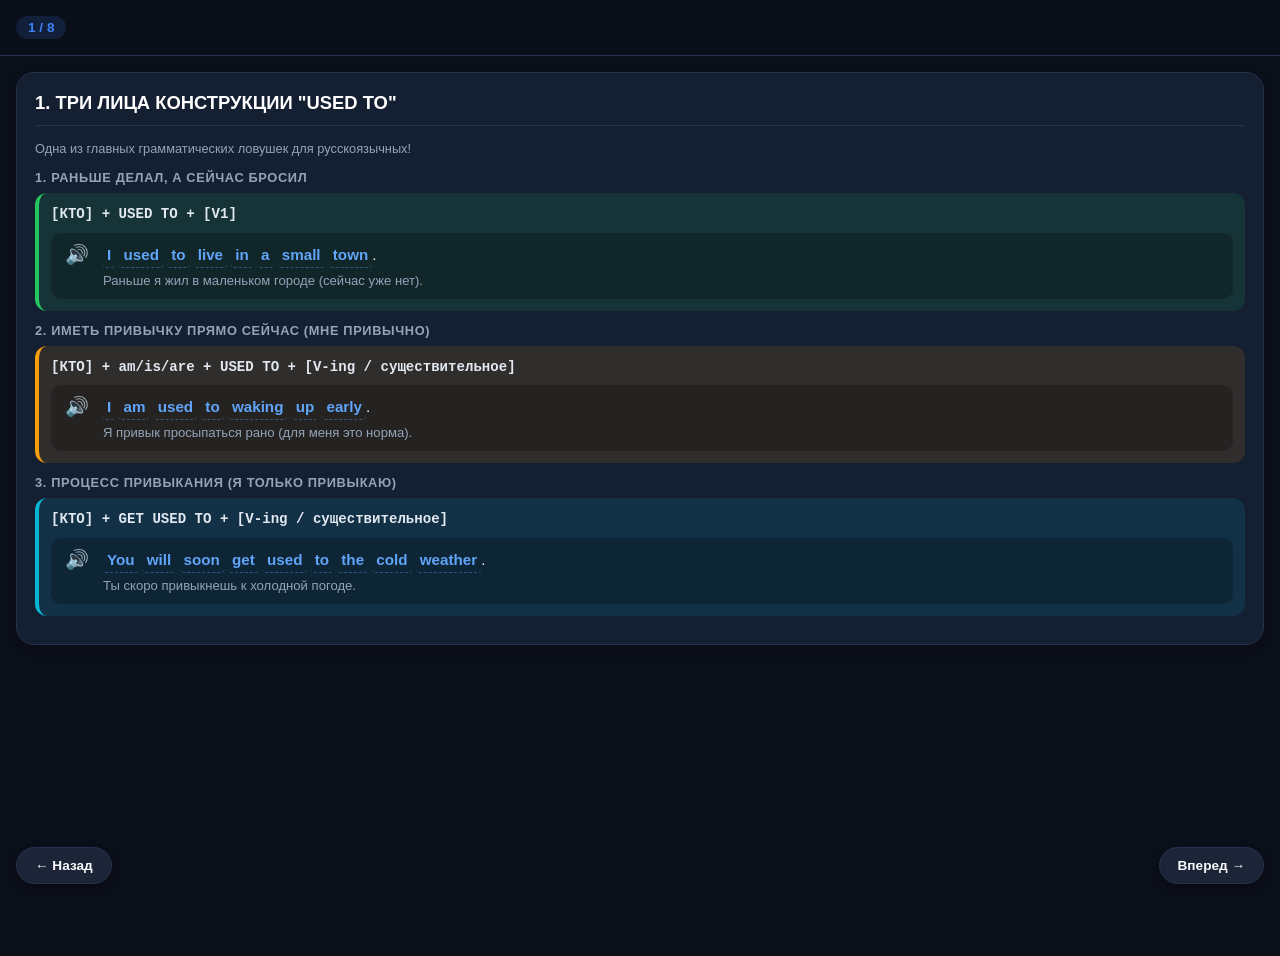
<file: eng4.html>
﻿<!DOCTYPE html>
<html lang="ru">
<head>
    <meta charset="UTF-8">
    <meta name="viewport" content="width=device-width, initial-scale=1.0, maximum-scale=1.0, user-scalable=no">
    <title>Мастерство синтаксиса B2</title>
    
    <!-- Подключение единой дизайн-системы и Telegram SDK -->
    <link rel="stylesheet" href="theme.css">
    <script src="https://telegram.org/js/telegram-web-app.js"></script>
    <script src="tma-bridge.js"></script>
</head>
<body>

    <div class="header">
        <div class="counter" id="slideCounter">1 / 8</div>
    </div>

    <!-- Navigation Buttons -->
    <button class="nav-arrow nav-prev" onclick="prevSlide()">← Назад</button>
    <button class="nav-arrow nav-next" onclick="nextSlide()">Вперед →</button>

    <div class="slider-container" id="slider">

        <!-- SLIDE 0: USED TO TRIO (DEMO: ДОСТУПНО) -->
        <div class="slide">
            <div class="card">
                <div class="card-header">1. ТРИ ЛИЦА КОНСТРУКЦИИ "USED TO"</div>
                <div class="note">Одна из главных грамматических ловушек для русскоязычных!</div>

                <div class="section-title">1. Раньше делал, а сейчас бросил</div>
                <div class="row row-pos">
                    <span class="skeleton">[КТО] + USED TO + [V1]</span>
                    <div class="example-box">
                        <button class="audio-btn" onclick="playWholePhrase('I used to live in a small town')">🔊</button>
                        <div class="text-content">
                            <div class="en-phrase"><span class="word">I</span> <span class="word">used</span> <span class="word">to</span> <span class="word">live</span> <span class="word">in</span> <span class="word">a</span> <span class="word">small</span> <span class="word">town</span>.</div>
                            <div class="ru-phrase">Раньше я жил в маленьком городе (сейчас уже нет).</div>
                        </div>
                    </div>
                </div>

                <div class="section-title">2. Иметь привычку прямо сейчас (мне привычно)</div>
                <div class="row row-gold">
                    <span class="skeleton">[КТО] + am/is/are + USED TO + [V-ing / существительное]</span>
                    <div class="example-box">
                        <button class="audio-btn" onclick="playWholePhrase('I am used to waking up early')">🔊</button>
                        <div class="text-content">
                            <div class="en-phrase"><span class="word">I</span> <span class="word">am</span> <span class="word">used</span> <span class="word">to</span> <span class="word">waking</span> <span class="word">up</span> <span class="word">early</span>.</div>
                            <div class="ru-phrase">Я привык просыпаться рано (для меня это норма).</div>
                        </div>
                    </div>
                </div>

                <div class="section-title">3. Процесс привыкания (я только привыкаю)</div>
                <div class="row row-cyan">
                    <span class="skeleton">[КТО] + GET USED TO + [V-ing / существительное]</span>
                    <div class="example-box">
                        <button class="audio-btn" onclick="playWholePhrase('You will soon get used to the cold weather')">🔊</button>
                        <div class="text-content">
                            <div class="en-phrase"><span class="word">You</span> <span class="word">will</span> <span class="word">soon</span> <span class="word">get</span> <span class="word">used</span> <span class="word">to</span> <span class="word">the</span> <span class="word">cold</span> <span class="word">weather</span>.</div>
                            <div class="ru-phrase">Ты скоро привыкнешь к холодной погоде.</div>
                        </div>
                    </div>
                </div>
            </div>
        </div>

        <!-- SLIDE 1: I WISH / IF ONLY (DEMO: ДОСТУПНО) -->
        <div class="slide">
            <div class="card">
                <div class="card-header">2. СОЖАЛЕНИЯ И ЖЕЛАНИЯ (I WISH)</div>
                <div class="note">В русском говорим: "Жаль, что...", в английском: "Я желаю, чтобы было иначе".</div>

                <div class="section-title">Сожаление о настоящем: "Жаль, что прямо сейчас не так"</div>
                <div class="row row-pos">
                    <span class="skeleton">I WISH + [КТО] + [Past Simple]</span>
                    <div class="example-box">
                        <button class="audio-btn" onclick="playWholePhrase('I wish I had more free time')">🔊</button>
                        <div class="text-content">
                            <div class="en-phrase"><span class="word">I</span> <span class="word">wish</span> <span class="word">I</span> <span class="word">had</span> <span class="word">more</span> <span class="word">free</span> <span class="word">time</span>.</div>
                            <div class="ru-phrase">Жаль, что у меня нет больше свободного времени.</div>
                        </div>
                    </div>
                </div>

                <div class="section-title">Сожаление о прошлом: "Жаль, что я тогда так поступил"</div>
                <div class="row row-neg">
                    <span class="skeleton">I WISH + [КТО] + [Had + V3]</span>
                    <div class="example-box">
                        <button class="audio-btn" onclick="playWholePhrase('I wish I had known about this earlier')">🔊</button>
                        <div class="text-content">
                            <div class="en-phrase"><span class="word">I</span> <span class="word">wish</span> <span class="word">I</span> <span class="word">had</span> <span class="word">known</span> <span class="word">about</span> <span class="word">this</span> <span class="word">earlier</span>.</div>
                            <div class="ru-phrase">Жаль, что я не знал об этом раньше.</div>
                        </div>
                    </div>
                </div>

                <div class="section-title">Раздражение чужим поведением: "Хоть бы он перестал..."</div>
                <div class="row row-purple">
                    <span class="skeleton">I WISH + [КТО] + WOULD + [V1]</span>
                    <div class="example-box">
                        <button class="audio-btn" onclick="playWholePhrase('I wish you would stop interrupting me')">🔊</button>
                        <div class="text-content">
                            <div class="en-phrase"><span class="word">I</span> <span class="word">wish</span> <span class="word">you</span> <span class="word">would</span> <span class="word">stop</span> <span class="word">interrupting</span> <span class="word">me</span>.</div>
                            <div class="ru-phrase">Хоть бы ты перестал перебивать меня!</div>
                        </div>
                    </div>
                </div>
            </div>
        </div>

        <!-- SLIDE 2: PARTICIPLE CLAUSES (PAYWALL ЗАБЛОКИРУЕТ ПЕРЕХОД СЮДА) -->
        <div class="slide">
            <div class="card">
                <div class="card-header">3. ДЕЕПРИЧАСТНЫЕ ОБОРОТЫ (СЖАТИЕ РЕЧИ)</div>
                <div class="note">Позволяет говорить без бесконечных "and", "then" и "after that".</div>

                <div class="section-title">Сделав одно действие, сделал второе</div>
                <div class="row row-pos">
                    <span class="skeleton">HAVING + [V3] , [КТО] + [Past Simple]</span>
                    <div class="example-box">
                        <button class="audio-btn" onclick="playWholePhrase('Having finished breakfast I went for a walk')">🔊</button>
                        <div class="text-content">
                            <div class="en-phrase"><span class="word">Having</span> <span class="word">finished</span> <span class="word">breakfast</span>, <span class="word">I</span> <span class="word">went</span> <span class="word">for</span> <span class="word">a</span> <span class="word">walk</span>.</div>
                            <div class="ru-phrase">Закончив завтрак, я пошел на прогулку.</div>
                        </div>
                    </div>
                </div>

                <div class="section-title">Действие в процессе (делая что-то одновременно)</div>
                <div class="row row-cyan">
                    <span class="skeleton">[V-ing] ... , [КТО] + [действие]</span>
                    <div class="example-box">
                        <button class="audio-btn" onclick="playWholePhrase('Walking down the street I saw an old friend')">🔊</button>
                        <div class="text-content">
                            <div class="en-phrase"><span class="word">Walking</span> <span class="word">down</span> <span class="word">the</span> <span class="word">street</span>, <span class="word">I</span> <span class="word">saw</span> <span class="word">an</span> <span class="word">old</span> <span class="word">friend</span>.</div>
                            <div class="ru-phrase">Идя по улице, я увидел старого друга.</div>
                        </div>
                    </div>
                </div>
            </div>
        </div>

        <!-- SLIDE 3: TAG QUESTIONS -->
        <div class="slide">
            <div class="card">
                <div class="card-header">4. ВОПРОСЫ С ХВОСТИКОМ (TAG QUESTIONS)</div>
                <div class="note">Главный инструмент естественного диалога: "..., не так ли?"</div>

                <div class="row row-pos">
                    <span class="skeleton">(+) Утверждение → (-) Отрицательный хвостик</span>
                    <div class="example-box">
                        <button class="audio-btn" onclick="playWholePhrase('You live in this city do not you')">🔊</button>
                        <div class="text-content">
                            <div class="en-phrase"><span class="word">You</span> <span class="word">live</span> <span class="word">in</span> <span class="word">this</span> <span class="word">city</span>, <span class="word">don't</span> <span class="word">you</span>?</div>
                            <div class="ru-phrase">Ты ведь живешь в этом городе, не так ли?</div>
                        </div>
                    </div>
                </div>

                <div class="row row-neg">
                    <span class="skeleton">(-) Отрицание → (+) Положительный хвостик</span>
                    <div class="example-box">
                        <button class="audio-btn" onclick="playWholePhrase('She did not see you did she')">🔊</button>
                        <div class="text-content">
                            <div class="en-phrase"><span class="word">She</span> <span class="word">did</span> <span class="word">not</span> <span class="word">see</span> <span class="word">you</span>, <span class="word">did</span> <span class="word">she</span>?</div>
                            <div class="ru-phrase">Она ведь тебя не видела, верно?</div>
                        </div>
                    </div>
                </div>

                <div class="section-title">Хитрые исключения носителей</div>
                <div class="row row-gold">
                    <div class="example-box">
                        <button class="audio-btn" onclick="playWholePhrase('Let us grab a coffee shall we')">🔊</button>
                        <div class="text-content">
                            <div class="en-phrase"><span class="word">Let's</span> <span class="word">grab</span> <span class="word">a</span> <span class="word">coffee</span>, <span class="word">shall</span> <span class="word">we</span>?</div>
                            <div class="ru-phrase">Давай выпьем кофе, а? (Приглашение)</div>
                        </div>
                    </div>
                    <div class="example-box" style="margin-top: 6px;">
                        <button class="audio-btn" onclick="playWholePhrase('I am right aren not I')">🔊</button>
                        <div class="text-content">
                            <div class="en-phrase"><span class="word">I</span> <span class="word">am</span> <span class="word">right</span>, <span class="word">aren't</span> <span class="word">I</span>?</div>
                            <div class="ru-phrase">Я ведь прав, не так ли? (Исключение для I am)</div>
                        </div>
                    </div>
                </div>
            </div>
        </div>

        <!-- SLIDE 4: CLEFT SENTENCES -->
        <div class="slide">
            <div class="card">
                <div class="card-header">5. ФОКУСИРОВКА СУТИ (CLEFT SENTENCES)</div>
                <div class="note">Как носители выделяют главное без крика и восклицаний.</div>

                <div class="row row-purple">
                    <span class="skeleton">WHAT I [Действие] IS ... (То, что мне нужно — это...)</span>
                    <div class="example-box">
                        <button class="audio-btn" onclick="playWholePhrase('What I really need is a quiet weekend')">🔊</button>
                        <div class="text-content">
                            <div class="en-phrase"><span class="word">What</span> <span class="word">I</span> <span class="word">really</span> <span class="word">need</span> <span class="word">is</span> <span class="word">a</span> <span class="word">quiet</span> <span class="word">weekend</span>.</div>
                            <div class="ru-phrase">То, что мне действительно нужно — это тихие выходные.</div>
                        </div>
                    </div>
                </div>

                <div class="row row-gold">
                    <span class="skeleton">ALL I WANT IS ... (Все, чего я хочу — это...)</span>
                    <div class="example-box">
                        <button class="audio-btn" onclick="playWholePhrase('All I want is an honest answer')">🔊</button>
                        <div class="text-content">
                            <div class="en-phrase"><span class="word">All</span> <span class="word">I</span> <span class="word">want</span> <span class="word">is</span> <span class="word">an</span> <span class="word">honest</span> <span class="word">answer</span>.</div>
                            <div class="ru-phrase">Все, чего я хочу — это честный ответ.</div>
                        </div>
                    </div>
                </div>

                <div class="row row-cyan">
                    <span class="skeleton">IT WAS [КТО/КОГДА] THAT ... (Именно он/тогда...)</span>
                    <div class="example-box">
                        <button class="audio-btn" onclick="playWholePhrase('It was yesterday that we met for the first time')">🔊</button>
                        <div class="text-content">
                            <div class="en-phrase"><span class="word">It</span> <span class="word">was</span> <span class="word">yesterday</span> <span class="word">that</span> <span class="word">we</span> <span class="word">met</span> <span class="word">for</span> <span class="word">the</span> <span class="word">first</span> <span class="word">time</span>.</div>
                            <div class="ru-phrase">Именно вчера мы встретились в первый раз.</div>
                        </div>
                    </div>
                </div>
            </div>
        </div>

        <!-- SLIDE 5: DOUBLE COMPARISON -->
        <div class="slide">
            <div class="card">
                <div class="card-header">6. ДВОЙНОЕ СРАВНЕНИЕ (THE MORE..., THE BETTER)</div>
                <div class="note">"Чем больше..., тем лучше" + усилители степеней сравнения.</div>

                <div class="section-title">Формула прямой пропорции</div>
                <div class="row row-pos">
                    <span class="skeleton">THE [Сравнение 1] , THE [Сравнение 2]</span>
                    <div class="example-box">
                        <button class="audio-btn" onclick="playWholePhrase('The more you practice the easier it becomes')">🔊</button>
                        <div class="text-content">
                            <div class="en-phrase"><span class="word">The</span> <span class="word">more</span> <span class="word">you</span> <span class="word">practice</span>, <span class="word">the</span> <span class="word">easier</span> <span class="word">it</span> <span class="word">becomes</span>.</div>
                            <div class="ru-phrase">Чем больше ты тренируешься, тем проще это становится.</div>
                        </div>
                    </div>
                </div>

                <div class="section-title">Усилители сравнений (вместо примитивных слов)</div>
                <div class="row row-gold">
                    <div class="example-box">
                        <button class="audio-btn" onclick="playWholePhrase('This apartment is way bigger and far better')">🔊</button>
                        <div class="text-content">
                            <div class="en-phrase"><span class="word">This</span> <span class="word">apartment</span> <span class="word">is</span> <span class="word">way</span> <span class="word">bigger</span> <span class="word">and</span> <span class="word">far</span> <span class="word">better</span>.</div>
                            <div class="ru-phrase">Эта квартира гораздо больше и намного лучше.</div>
                        </div>
                    </div>
                </div>
            </div>
        </div>

        <!-- SLIDE 6: REPORTED SPEECH -->
        <div class="slide">
            <div class="card">
                <div class="card-header">7. КОСВЕННАЯ РЕЧЬ (ПЕРЕСКАЗ СЛОВ)</div>
                <div class="note">Если в начале стоит прошедшее (He said...) — всё внутри сдвигается на шаг в прошлое!</div>

                <div class="row row-pos">
                    <span class="skeleton">Will → WOULD | Can → COULD</span>
                    <div class="example-box">
                        <button class="audio-btn" onclick="playWholePhrase('He told me that he would call me later')">🔊</button>
                        <div class="text-content">
                            <div class="en-phrase"><span class="word">He</span> <span class="word">told</span> <span class="word">me</span> <span class="word">that</span> <span class="word">he</span> <span class="word">would</span> <span class="word">call</span> <span class="word">me</span> <span class="word">later</span>.</div>
                            <div class="ru-phrase">Он сказал мне, что позвонит позже (сдвиг will в would).</div>
                        </div>
                    </div>
                </div>

                <div class="row row-cyan">
                    <span class="skeleton">Present Simple → PAST SIMPLE</span>
                    <div class="example-box">
                        <button class="audio-btn" onclick="playWholePhrase('She said she loved this city')">🔊</button>
                        <div class="text-content">
                            <div class="en-phrase"><span class="word">She</span> <span class="word">said</span> <span class="word">she</span> <span class="word">loved</span> <span class="word">this</span> <span class="word">city</span>.</div>
                            <div class="ru-phrase">Она сказала, что любит этот город.</div>
                        </div>
                    </div>
                </div>

                <div class="row row-purple">
                    <span class="skeleton">Вопрос в косвенной речи: Прямой порядок слов!</span>
                    <div class="example-box">
                        <button class="audio-btn" onclick="playWholePhrase('He asked me where I lived')">🔊</button>
                        <div class="text-content">
                            <div class="en-phrase"><span class="word">He</span> <span class="word">asked</span> <span class="word">me</span> <span class="word">where</span> <span class="word">I</span> <span class="word">lived</span>.</div>
                            <div class="ru-phrase">Он спросил меня, где я живу (никаких вспомогательных "did").</div>
                        </div>
                    </div>
                </div>
            </div>
        </div>

        <!-- SLIDE 7: WHOSE / WHICH / WHOM -->
        <div class="slide">
            <div class="card">
                <div class="card-header">8. СВЯЗКИ WHOSE, WHICH И WHOM</div>
                <div class="note">Делают вашу речь плавной и устраняют детские короткие предложения.</div>

                <div class="row row-gold">
                    <span class="skeleton">WHOSE (Чей / у которого)</span>
                    <div class="example-box">
                        <button class="audio-btn" onclick="playWholePhrase('I met a person whose advice changed everything')">🔊</button>
                        <div class="text-content">
                            <div class="en-phrase"><span class="word">I</span> <span class="word">met</span> <span class="word">a</span> <span class="word">person</span> <span class="word">whose</span> <span class="word">advice</span> <span class="word">changed</span> <span class="word">everything</span>.</div>
                            <div class="ru-phrase">Я встретил человека, чей совет изменил всё.</div>
                        </div>
                    </div>
                </div>

                <div class="row row-pos">
                    <span class="skeleton">WHICH (Относится ко всей предыдущей мысли: "что...")</span>
                    <div class="example-box">
                        <button class="audio-btn" onclick="playWholePhrase('He arrived on time which surprised everyone')">🔊</button>
                        <div class="text-content">
                            <div class="en-phrase"><span class="word">He</span> <span class="word">arrived</span> <span class="word">on</span> <span class="word">time</span>, <span class="word">which</span> <span class="word">surprised</span> <span class="word">everyone</span>.</div>
                            <div class="ru-phrase">Он приехал вовремя, что удивило абсолютно всех.</div>
                        </div>
                    </div>
                </div>

                <div class="row row-cyan">
                    <span class="skeleton">WITH WHOM / ABOUT WHOM (С кем / О ком)</span>
                    <div class="example-box">
                        <button class="audio-btn" onclick="playWholePhrase('The person with whom I was speaking was very polite')">🔊</button>
                        <div class="text-content">
                            <div class="en-phrase"><span class="word">The</span> <span class="word">person</span> <span class="word">with</span> <span class="word">whom</span> <span class="word">I</span> <span class="word">was</span> <span class="word">speaking</span> <span class="word">was</span> <span class="word">very</span> <span class="word">polite</span>.</div>
                            <div class="ru-phrase">Человек, с которым я разговаривал, был очень вежлив.</div>
                        </div>
                    </div>
                </div>
            </div>
        </div>

    </div>

    <script>
        // TEXT TO SPEECH ENGINE
        function speakWord(word, element) {
            if (typeof TMABridge !== 'undefined') TMABridge.haptic('light');

            document.querySelectorAll('.word').forEach(w => w.classList.remove('speaking'));
            if (element) element.classList.add('speaking');

            const cleanWord = word.replace(/[^a-zA-Z']/g, '');
            
            if (typeof TMABridge !== 'undefined' && TMABridge.speak) {
                TMABridge.speak(cleanWord, 0.85, () => {
                    if (element) element.classList.remove('speaking');
                });
            }
        }

        function playWholePhrase(phrase) {
            if (typeof TMABridge !== 'undefined') TMABridge.haptic('light');
            if (typeof TMABridge !== 'undefined' && TMABridge.speak) {
                TMABridge.speak(phrase, 0.9);
            }
        }

        // Attach Click Listeners
        document.addEventListener('DOMContentLoaded', () => {
            document.querySelectorAll('.word').forEach(item => {
                item.addEventListener('click', (e) => {
                    e.stopPropagation();
                    speakWord(item.innerText, item);
                });
            });

            // Setup Telegram Back Button
            if (typeof TMABridge !== 'undefined') {
                TMABridge.setupBackButton('index.html');
            }
        });

        // SLIDER CONTROLLER WITH PAYWALL LOGIC
        const slider = document.getElementById('slider');
        const counter = document.getElementById('slideCounter');
        const totalSlides = 8;
        let currentPage = 0;

        slider.addEventListener('scroll', () => {
            const page = Math.round(slider.scrollLeft / window.innerWidth);
            
            // Freemium Check: Если свайпнули на 2-й слайд (индекс 1) и нет премиума
            if (page >= 1 && typeof TMABridge !== 'undefined') {
                if (!TMABridge.checkDemoLimit(page, 1)) {
                    // Возвращаем пользователя на единственный бесплатный слайд (индекс 0)
                    slider.scrollLeft = 0;
                    return;
                }
            }

            currentPage = page;
            counter.innerText = `${currentPage + 1} / ${totalSlides}`;
        });

        function nextSlide() {
            if (typeof TMABridge !== 'undefined') TMABridge.haptic('light');
            
            // Freemium Check при нажатии кнопки "Вперед" (блокирует уже при попытке перейти на 2-й слайд)
            if (typeof TMABridge !== 'undefined' && !TMABridge.checkDemoLimit(currentPage + 1, 1)) {
                return; // Блокируем переход, пэйволл уже показан
            }

            if (currentPage < totalSlides - 1) {
                slider.scrollBy({ left: window.innerWidth, behavior: 'smooth' });
            }
        }

        function prevSlide() {
            if (typeof TMABridge !== 'undefined') TMABridge.haptic('light');
            if (currentPage > 0) {
                slider.scrollBy({ left: -window.innerWidth, behavior: 'smooth' });
            }
        }
    </script>
</body>
</html>
</file>
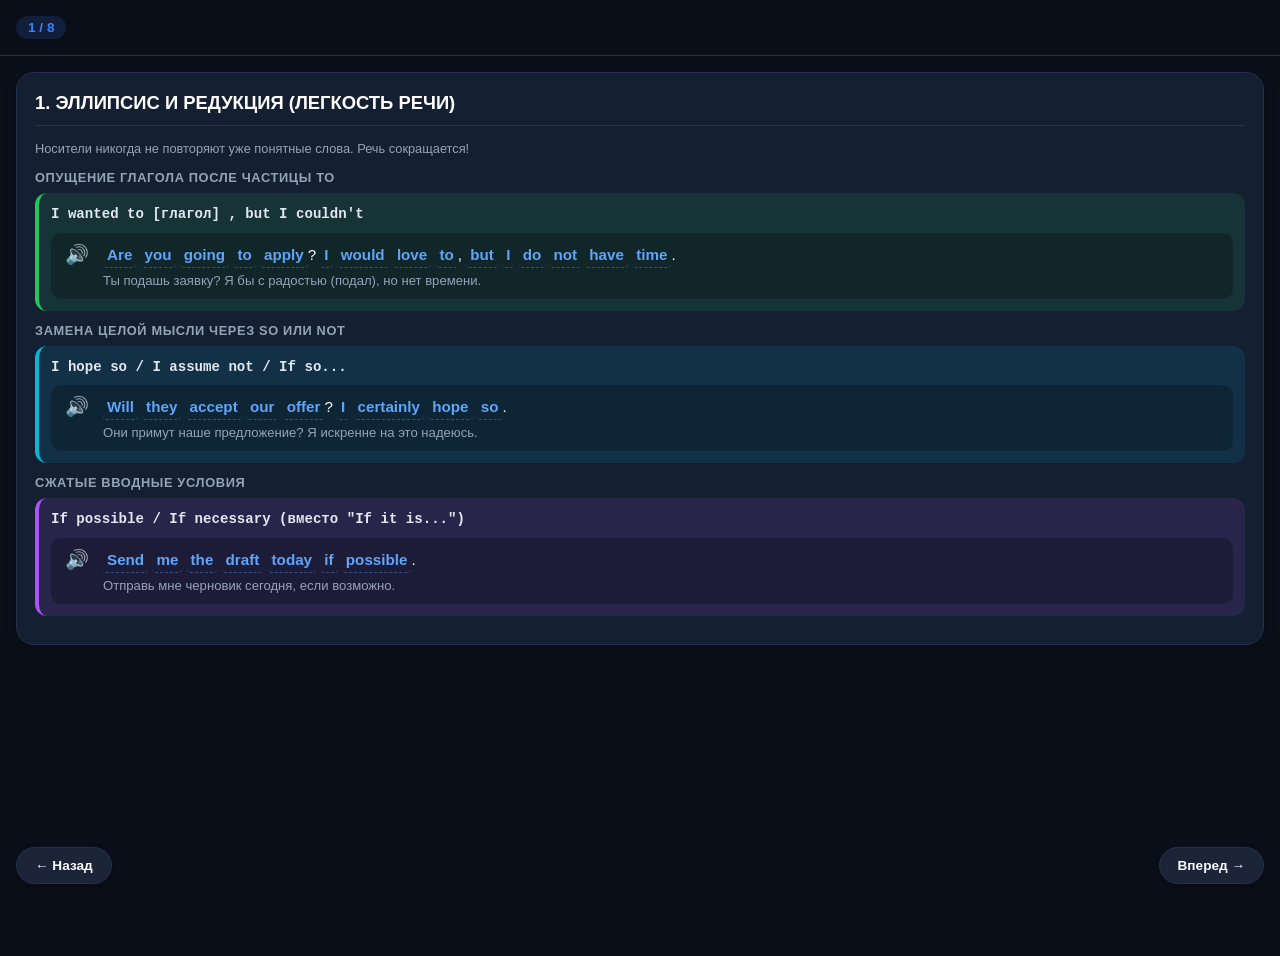
<file: eng5.html>
﻿<!DOCTYPE html>
<html lang="ru">
<head>
    <meta charset="UTF-8">
    <meta name="viewport" content="width=device-width, initial-scale=1.0, maximum-scale=1.0, user-scalable=no">
    <title>Риторика и Номинализация C1-C2</title>
    
    <!-- Подключение единой дизайн-системы и Telegram SDK -->
    <link rel="stylesheet" href="theme.css">
    <script src="https://telegram.org/js/telegram-web-app.js"></script>
    <script src="tma-bridge.js"></script>
</head>
<body>

    <div class="header">
        <div class="counter" id="slideCounter">1 / 8</div>
    </div>

    <!-- Navigation Buttons -->
    <button class="nav-arrow nav-prev" onclick="prevSlide()">← Назад</button>
    <button class="nav-arrow nav-next" onclick="nextSlide()">Вперед →</button>

    <div class="slider-container" id="slider">

        <!-- SLIDE 0: ELLIPSIS & SUBSTITUTION (DEMO: ДОСТУПНО) -->
        <div class="slide">
            <div class="card">
                <div class="card-header">1. ЭЛЛИПСИС И РЕДУКЦИЯ (ЛЕГКОСТЬ РЕЧИ)</div>
                <div class="note">Носители никогда не повторяют уже понятные слова. Речь сокращается!</div>

                <div class="section-title">Опущение глагола после частицы TO</div>
                <div class="row row-pos">
                    <span class="skeleton">I wanted to [глагол] , but I couldn't</span>
                    <div class="example-box">
                        <button class="audio-btn" onclick="playWholePhrase('Are you going to apply I would love to but I do not have time')">🔊</button>
                        <div class="text-content">
                            <div class="en-phrase"><span class="word">Are</span> <span class="word">you</span> <span class="word">going</span> <span class="word">to</span> <span class="word">apply</span>? <span class="word">I</span> <span class="word">would</span> <span class="word">love</span> <span class="word">to</span>, <span class="word">but</span> <span class="word">I</span> <span class="word">do</span> <span class="word">not</span> <span class="word">have</span> <span class="word">time</span>.</div>
                            <div class="ru-phrase">Ты подашь заявку? Я бы с радостью (подал), но нет времени.</div>
                        </div>
                    </div>
                </div>

                <div class="section-title">Замена целой мысли через SO или NOT</div>
                <div class="row row-cyan">
                    <span class="skeleton">I hope so / I assume not / If so...</span>
                    <div class="example-box">
                        <button class="audio-btn" onclick="playWholePhrase('Will they accept our offer I certainly hope so')">🔊</button>
                        <div class="text-content">
                            <div class="en-phrase"><span class="word">Will</span> <span class="word">they</span> <span class="word">accept</span> <span class="word">our</span> <span class="word">offer</span>? <span class="word">I</span> <span class="word">certainly</span> <span class="word">hope</span> <span class="word">so</span>.</div>
                            <div class="ru-phrase">Они примут наше предложение? Я искренне на это надеюсь.</div>
                        </div>
                    </div>
                </div>

                <div class="section-title">Сжатые вводные условия</div>
                <div class="row row-purple">
                    <span class="skeleton">If possible / If necessary (вместо "If it is...")</span>
                    <div class="example-box">
                        <button class="audio-btn" onclick="playWholePhrase('Send me the draft today if possible')">🔊</button>
                        <div class="text-content">
                            <div class="en-phrase"><span class="word">Send</span> <span class="word">me</span> <span class="word">the</span> <span class="word">draft</span> <span class="word">today</span> <span class="word">if</span> <span class="word">possible</span>.</div>
                            <div class="ru-phrase">Отправь мне черновик сегодня, если возможно.</div>
                        </div>
                    </div>
                </div>
            </div>
        </div>

        <!-- SLIDE 1: FRONTING & LITERARY EMPHASIS (DEMO: ДОСТУПНО) -->
        <div class="slide">
            <div class="card">
                <div class="card-header">2. ФРОНТИНГ (СТИЛИСТИЧЕСКИЙ АКЦЕНТ)</div>
                <div class="note">Вынос ключевого слова в самое начало фразы для кинематографичности речи.</div>

                <div class="section-title">Прилагательное + THOUGH/AS + [КТО] + BE</div>
                <div class="row row-gold">
                    <span class="skeleton">[Adjective] + though it was , [главная мысль]</span>
                    <div class="example-box">
                        <button class="audio-btn" onclick="playWholePhrase('Difficult though the journey was we reached the summit')">🔊</button>
                        <div class="text-content">
                            <div class="en-phrase"><span class="word">Difficult</span> <span class="word">though</span> <span class="word">the</span> <span class="word">journey</span> <span class="word">was</span>, <span class="word">we</span> <span class="word">reached</span> <span class="word">the</span> <span class="word">summit</span>.</div>
                            <div class="ru-phrase">Как бы трудно ни было это путешествие, мы достигли вершины.</div>
                        </div>
                    </div>
                </div>

                <div class="section-title">LITTLE DID [КТО] KNOW (Я и понятия не имел...)</div>
                <div class="row row-rose">
                    <span class="skeleton">Little did [I/he] know that...</span>
                    <div class="example-box">
                        <button class="audio-btn" onclick="playWholePhrase('Little did I know that this conversation would change my life')">🔊</button>
                        <div class="text-content">
                            <div class="en-phrase"><span class="word">Little</span> <span class="word">did</span> <span class="word">I</span> <span class="word">know</span> <span class="word">that</span> <span class="word">this</span> <span class="word">conversation</span> <span class="word">would</span> <span class="word">change</span> <span class="word">my</span> <span class="word">life</span>.</div>
                            <div class="ru-phrase">Я и понятия не имел, что этот разговор изменит мою жизнь.</div>
                        </div>
                    </div>
                </div>
            </div>
        </div>

        <!-- SLIDE 2: NOMINALIZATION (PAYWALL ЗАБЛОКИРУЕТ ПЕРЕХОД СЮДА) -->
        <div class="slide">
            <div class="card">
                <div class="card-header">3. НОМИНАЛИЗАЦИЯ (ЯЗЫК ИНТЕЛЛЕКТУАЛОВ)</div>
                <div class="note">Замена глаголов абстрактными существительными — главный признак C1–C2.</div>

                <div class="section-title">B1: Разговорный глагольный стиль</div>
                <div class="row row-que">
                    <div class="example-box">
                        <button class="audio-btn" onclick="playWholePhrase('Because the population is growing cities must expand')">🔊</button>
                        <div class="text-content">
                            <div class="en-phrase"><span class="word">Because</span> <span class="word">the</span> <span class="word">population</span> <span class="word">is</span> <span class="word">growing</span>, <span class="word">cities</span> <span class="word">must</span> <span class="word">expand</span>.</div>
                            <div class="ru-phrase">Так как население растет, города должны расширяться.</div>
                        </div>
                    </div>
                </div>

                <div class="section-title">C2: Монолитный номинативный стиль</div>
                <div class="row row-purple">
                    <div class="example-box">
                        <button class="audio-btn" onclick="playWholePhrase('Rapid population growth necessitates urban expansion')">🔊</button>
                        <div class="text-content">
                            <div class="en-phrase"><span class="word">Rapid</span> <span class="word">population</span> <span class="word">growth</span> <span class="word">necessitates</span> <span class="word">urban</span> <span class="word">expansion</span>.</div>
                            <div class="ru-phrase">Стремительный демографический рост обуславливает урбанистическое расширение.</div>
                        </div>
                    </div>
                </div>

                <div class="section-title">Ключевая формула C2</div>
                <div class="row row-gold">
                    <span class="skeleton">The [Существительное] of [X] led to the [Существительное] of [Y]</span>
                    <div class="example-box">
                        <button class="audio-btn" onclick="playWholePhrase('The implementation of new policies resulted in significant growth')">🔊</button>
                        <div class="text-content">
                            <div class="en-phrase"><span class="word">The</span> <span class="word">implementation</span> <span class="word">of</span> <span class="word">new</span> <span class="word">policies</span> <span class="word">resulted</span> <span class="word">in</span> <span class="word">significant</span> <span class="word">growth</span>.</div>
                            <div class="ru-phrase">Внедрение новых политик привело к значительному росту.</div>
                        </div>
                    </div>
                </div>
            </div>
        </div>

        <!-- SLIDE 3: HIDDEN MODAL NUANCES -->
        <div class="slide">
            <div class="card">
                <div class="card-header">4. СКРЫТЫЕ СМЫСЛЫ МОДАЛЬНЫХ ГЛАГОЛОВ</div>

                <div class="section-title">WILL для упрямых, повторяющихся привычек</div>
                <div class="row row-rose">
                    <span class="skeleton">[КТО] + WILL + [V1] (Вечно он делает это!)</span>
                    <div class="example-box">
                        <button class="audio-btn" onclick="playWholePhrase('He will always leave his dirty coffee mug on my desk')">🔊</button>
                        <div class="text-content">
                            <div class="en-phrase"><span class="word">He</span> <span class="word">will</span> <span class="word">always</span> <span class="word">leave</span> <span class="word">his</span> <span class="word">dirty</span> <span class="word">coffee</span> <span class="word">mug</span> <span class="word">on</span> <span class="word">my</span> <span class="word">desk</span>.</div>
                            <div class="ru-phrase">Вечно он оставляет свою грязную кружку у меня на столе!</div>
                        </div>
                    </div>
                </div>

                <div class="section-title">NEEDN'T HAVE DONE (Зря сделал лишнее действие)</div>
                <div class="row row-gold">
                    <span class="skeleton">[КТО] + NEEDN'T HAVE + [V3]</span>
                    <div class="example-box">
                        <button class="audio-btn" onclick="playWholePhrase('You needn't have brought wine we have plenty here')">🔊</button>
                        <div class="text-content">
                            <div class="en-phrase"><span class="word">You</span> <span class="word">needn't</span> <span class="word">have</span> <span class="word">brought</span> <span class="word">wine</span>, <span class="word">we</span> <span class="word">have</span> <span class="word">plenty</span> <span class="word">here</span>.</div>
                            <div class="ru-phrase">Зря ты принес вино, у нас его тут и так полно.</div>
                        </div>
                    </div>
                </div>

                <div class="section-title">DARE (Иметь дерзость / смелость)</div>
                <div class="row row-pos">
                    <span class="skeleton">How dare you / Don't you dare...</span>
                    <div class="example-box">
                        <button class="audio-btn" onclick="playWholePhrase('Do not you dare question my integrity')">🔊</button>
                        <div class="text-content">
                            <div class="en-phrase"><span class="word">Don't</span> <span class="word">you</span> <span class="word">dare</span> <span class="word">question</span> <span class="word">my</span> <span class="word">integrity</span>.</div>
                            <div class="ru-phrase">Даже не смей сомневаться в моей честности.</div>
                        </div>
                    </div>
                </div>
            </div>
        </div>

        <!-- SLIDE 4: HIGH-REGISTER PREPOSITIONS -->
        <div class="slide">
            <div class="card">
                <div class="card-header">5. СОСТАВНЫЕ ПРЕДЛОГИ ВЫСОКОЙ РЕЧИ</div>

                <div class="row row-purple">
                    <span class="skeleton">IN THE LIGHT OF (В свете возникших обстоятельств)</span>
                    <div class="example-box">
                        <button class="audio-btn" onclick="playWholePhrase('In the light of recent discoveries we must revise our thesis')">🔊</button>
                        <div class="text-content">
                            <div class="en-phrase"><span class="word">In</span> <span class="word">the</span> <span class="word">light</span> <span class="word">of</span> <span class="word">recent</span> <span class="word">discoveries</span>, <span class="word">we</span> <span class="word">must</span> <span class="word">revise</span> <span class="word">our</span> <span class="word">thesis</span>.</div>
                            <div class="ru-phrase">В свете недавних открытий мы обязаны пересмотреть наш тезис.</div>
                        </div>
                    </div>
                </div>

                <div class="row row-rose">
                    <span class="skeleton">ON THE VERGE OF (На грани прорыва / катастрофы)</span>
                    <div class="example-box">
                        <button class="audio-btn" onclick="playWholePhrase('Scientists are on the verge of a major medical breakthrough')">🔊</button>
                        <div class="text-content">
                            <div class="en-phrase"><span class="word">Scientists</span> <span class="word">are</span> <span class="word">on</span> <span class="word">the</span> <span class="word">verge</span> <span class="word">of</span> <span class="word">a</span> <span class="word">major</span> <span class="word">medical</span> <span class="word">breakthrough</span>.</div>
                            <div class="ru-phrase">Ученые находятся на пороге важнейшего медицинского прорыва.</div>
                        </div>
                    </div>
                </div>

                <div class="row row-cyan">
                    <span class="skeleton">WITH REGARD TO (Что касается / В отношении)</span>
                    <div class="example-box">
                        <button class="audio-btn" onclick="playWholePhrase('With regard to your inquiry we have prepared an update')">🔊</button>
                        <div class="text-content">
                            <div class="en-phrase"><span class="word">With</span> <span class="word">regard</span> <span class="word">to</span> <span class="word">your</span> <span class="word">inquiry</span>, <span class="word">we</span> <span class="word">have</span> <span class="word">prepared</span> <span class="word">an</span> <span class="word">update</span>.</div>
                            <div class="ru-phrase">Касательно вашего запроса, мы подготовили актуальную информацию.</div>
                        </div>
                    </div>
                </div>
            </div>
        </div>

        <!-- SLIDE 5: BINOMIAL PAIRS -->
        <div class="slide">
            <div class="card">
                <div class="card-header">6. АНГЛИЙСКИЕ БИНОМЫ (КОД НОСИТЕЛЯ)</div>
                <div class="note">Устойчивые пары слов с неразрывным порядком: X and Y.</div>

                <div class="row row-pos">
                    <span class="skeleton">SAFE AND SOUND (В целости и сохранности)</span>
                    <div class="example-box">
                        <button class="audio-btn" onclick="playWholePhrase('After the long storm they returned safe and sound')">🔊</button>
                        <div class="text-content">
                            <div class="en-phrase"><span class="word">After</span> <span class="word">the</span> <span class="word">long</span> <span class="word">storm</span>, <span class="word">they</span> <span class="word">returned</span> <span class="word">safe</span> <span class="word">and</span> <span class="word">sound</span>.</div>
                            <div class="ru-phrase">После долгой бури они вернулись в целости и сохранности.</div>
                        </div>
                    </div>
                </div>

                <div class="row row-gold">
                    <span class="skeleton">BY AND LARGE (По большому счету / В общем и целом)</span>
                    <div class="example-box">
                        <button class="audio-btn" onclick="playWholePhrase('By and large the project has been an undeniable success')">🔊</button>
                        <div class="text-content">
                            <div class="en-phrase"><span class="word">By</span> <span class="word">and</span> <span class="word">large</span>, <span class="word">the</span> <span class="word">project</span> <span class="word">has</span> <span class="word">been</span> <span class="word">an</span> <span class="word">undeniable</span> <span class="word">success</span>.</div>
                            <div class="ru-phrase">По большому счету, проект стал неоспоримым успехом.</div>
                        </div>
                    </div>
                </div>

                <div class="row row-purple">
                    <span class="skeleton">GIVE AND TAKE (Взаимные уступки / Компромисс)</span>
                    <div class="example-box">
                        <button class="audio-btn" onclick="playWholePhrase('Every healthy relationship requires some give and take')">🔊</button>
                        <div class="text-content">
                            <div class="en-phrase"><span class="word">Every</span> <span class="word">healthy</span> <span class="word">relationship</span> <span class="word">requires</span> <span class="word">some</span> <span class="word">give</span> <span class="word">and</span> <span class="word">take</span>.</div>
                            <div class="ru-phrase">Любые здоровые отношения требуют взаимных уступок.</div>
                        </div>
                    </div>
                </div>
            </div>
        </div>

        <!-- SLIDE 6: LITOTES & UNDERSTATEMENT -->
        <div class="slide">
            <div class="card">
                <div class="card-header">7. ЛИТОТА И ТОНКОЕ ПРЕУМЕНЬШЕНИЕ</div>
                <div class="note">Двойное отрицание для выражения сдержанной, элегантной уверенности.</div>

                <div class="row row-cyan">
                    <span class="skeleton">NOT WITHOUT [N] (Не без... = Вполне обоснованно)</span>
                    <div class="example-box">
                        <button class="audio-btn" onclick="playWholePhrase('He expressed skepticism not without reason')">🔊</button>
                        <div class="text-content">
                            <div class="en-phrase"><span class="word">He</span> <span class="word">expressed</span> <span class="word">skepticism</span>, <span class="word">not</span> <span class="word">without</span> <span class="word">reason</span>.</div>
                            <div class="ru-phrase">Он выразил скептицизм, и не без веских оснований.</div>
                        </div>
                    </div>
                </div>

                <div class="row row-gold">
                    <span class="skeleton">HARDLY AN EXAGGERATION (Едва ли преувеличение = Чистая правда)</span>
                    <div class="example-box">
                        <button class="audio-btn" onclick="playWholePhrase('To say he is a genius is hardly an exaggeration')">🔊</button>
                        <div class="text-content">
                            <div class="en-phrase"><span class="word">To</span> <span class="word">say</span> <span class="word">he</span> <span class="word">is</span> <span class="word">a</span> <span class="word">genius</span> <span class="word">is</span> <span class="word">hardly</span> <span class="word">an</span> <span class="word">exaggeration</span>.</div>
                            <div class="ru-phrase">Сказать, что он гений — это едва ли преувеличение.</div>
                        </div>
                    </div>
                </div>

                <div class="row row-rose">
                    <span class="skeleton">FAR FROM IDEAL (Далеко от идеала = Откровенно плохо)</span>
                    <div class="example-box">
                        <button class="audio-btn" onclick="playWholePhrase('The current economic situation is far from ideal')">🔊</button>
                        <div class="text-content">
                            <div class="en-phrase"><span class="word">The</span> <span class="word">current</span> <span class="word">economic</span> <span class="word">situation</span> <span class="word">is</span> <span class="word">far</span> <span class="word">from</span> <span class="word">ideal</span>.</div>
                            <div class="ru-phrase">Текущая экономическая ситуация далека от идеала.</div>
                        </div>
                    </div>
                </div>
            </div>
        </div>

        <!-- SLIDE 7: MONOLOGUE ARCHITECTURE (TED TALK FLOW) -->
        <div class="slide">
            <div class="card">
                <div class="card-header">8. АРХИТЕКТУРА МОНОЛОГА (TED TALK FLOW)</div>
                <div class="note">4-шаговый каркас для любого спонтанного монолога на уровне C1–C2.</div>

                <div class="section-title">Шаг 1: Уступка оппоненту (Granted...)</div>
                <div class="row row-que">
                    <div class="example-box">
                        <button class="audio-btn" onclick="playWholePhrase('Granted this approach carries certain financial risks')">🔊</button>
                        <div class="text-content">
                            <div class="en-phrase"><span class="word">Granted</span>, <span class="word">this</span> <span class="word">approach</span> <span class="word">carries</span> <span class="word">certain</span> <span class="word">financial</span> <span class="word">risks</span>.</div>
                            <div class="ru-phrase">Действительно, этот подход несет в себе определенные финансовые риски.</div>
                        </div>
                    </div>
                </div>

                <div class="section-title">Шаг 2: Разворот и контраргумент (That being said...)</div>
                <div class="row row-purple">
                    <div class="example-box">
                        <button class="audio-btn" onclick="playWholePhrase('That being said inaction is far more dangerous')">🔊</button>
                        <div class="text-content">
                            <div class="en-phrase"><span class="word">That</span> <span class="word">being</span> <span class="word">said</span>, <span class="word">inaction</span> <span class="word">is</span> <span class="word">far</span> <span class="word">more</span> <span class="word">dangerous</span>.</div>
                            <div class="ru-phrase">Тем не менее, бездействие представляет куда большую опасность.</div>
                        </div>
                    </div>
                </div>

                <div class="section-title">Шаг 3: Вскрытие сути проблемы (The crux of the matter...)</div>
                <div class="row row-gold">
                    <div class="example-box">
                        <button class="audio-btn" onclick="playWholePhrase('The crux of the matter is whether we can adapt fast enough')">🔊</button>
                        <div class="text-content">
                            <div class="en-phrase"><span class="word">The</span> <span class="word">crux</span> <span class="word">of</span> <span class="word">the</span> <span class="word">matter</span> <span class="word">is</span> <span class="word">whether</span> <span class="word">we</span> <span class="word">can</span> <span class="word">adapt</span> <span class="word">fast</span> <span class="word">enough</span>.</div>
                            <div class="ru-phrase">Суть вопроса заключается в том, сможем ли мы адаптироваться достаточно быстро.</div>
                        </div>
                    </div>
                </div>

                <div class="section-title">Шаг 4: Финальный синтез (All things considered...)</div>
                <div class="row row-pos">
                    <div class="example-box">
                        <button class="audio-btn" onclick="playWholePhrase('All things considered this is the only viable path forward')">🔊</button>
                        <div class="text-content">
                            <div class="en-phrase"><span class="word">All</span> <span class="word">things</span> <span class="word">considered</span>, <span class="word">this</span> <span class="word">is</span> <span class="word">the</span> <span class="word">only</span> <span class="word">viable</span> <span class="word">path</span> <span class="word">forward</span>.</div>
                            <div class="ru-phrase">Принимая во внимание все факторы, это единственный жизнеспособный путь вперед.</div>
                        </div>
                    </div>
                </div>
            </div>
        </div>

    </div>

    <script>
        // TEXT TO SPEECH ENGINE
        function speakWord(word, element) {
            if (typeof TMABridge !== 'undefined') TMABridge.haptic('light');

            document.querySelectorAll('.word').forEach(w => w.classList.remove('speaking'));
            if (element) element.classList.add('speaking');

            const cleanWord = word.replace(/[^a-zA-Z']/g, '');
            
            if (typeof TMABridge !== 'undefined' && TMABridge.speak) {
                TMABridge.speak(cleanWord, 0.85, () => {
                    if (element) element.classList.remove('speaking');
                });
            }
        }

        function playWholePhrase(phrase) {
            if (typeof TMABridge !== 'undefined') TMABridge.haptic('light');
            if (typeof TMABridge !== 'undefined' && TMABridge.speak) {
                TMABridge.speak(phrase, 0.9);
            }
        }

        // Attach Click Listeners
        document.addEventListener('DOMContentLoaded', () => {
            document.querySelectorAll('.word').forEach(item => {
                item.addEventListener('click', (e) => {
                    e.stopPropagation();
                    speakWord(item.innerText, item);
                });
            });

            // Setup Telegram Back Button
            if (typeof TMABridge !== 'undefined') {
                TMABridge.setupBackButton('index.html');
            }
        });

        // SLIDER CONTROLLER WITH PAYWALL LOGIC
        const slider = document.getElementById('slider');
        const counter = document.getElementById('slideCounter');
        const totalSlides = 8;
        let currentPage = 0;

        slider.addEventListener('scroll', () => {
            const page = Math.round(slider.scrollLeft / window.innerWidth);
            
            // Freemium Check: Если свайпнули на 2-й слайд (индекс 1) и нет премиума
            if (page >= 1 && typeof TMABridge !== 'undefined') {
                if (!TMABridge.checkDemoLimit(page, 1)) {
                    // Возвращаем пользователя на единственный бесплатный слайд (индекс 0)
                    slider.scrollLeft = 0;
                    return;
                }
            }

            currentPage = page;
            counter.innerText = `${currentPage + 1} / ${totalSlides}`;
        });

        function nextSlide() {
            if (typeof TMABridge !== 'undefined') TMABridge.haptic('light');
            
            // Freemium Check при нажатии кнопки "Вперед" (блокирует уже при попытке перейти на 2-й слайд)
            if (typeof TMABridge !== 'undefined' && !TMABridge.checkDemoLimit(currentPage + 1, 1)) {
                return; // Блокируем переход, пэйволл уже показан
            }

            if (currentPage < totalSlides - 1) {
                slider.scrollBy({ left: window.innerWidth, behavior: 'smooth' });
            }
        }

        function prevSlide() {
            if (typeof TMABridge !== 'undefined') TMABridge.haptic('light');
            if (currentPage > 0) {
                slider.scrollBy({ left: -window.innerWidth, behavior: 'smooth' });
            }
        }
    </script>
</body>
</html>
</file>
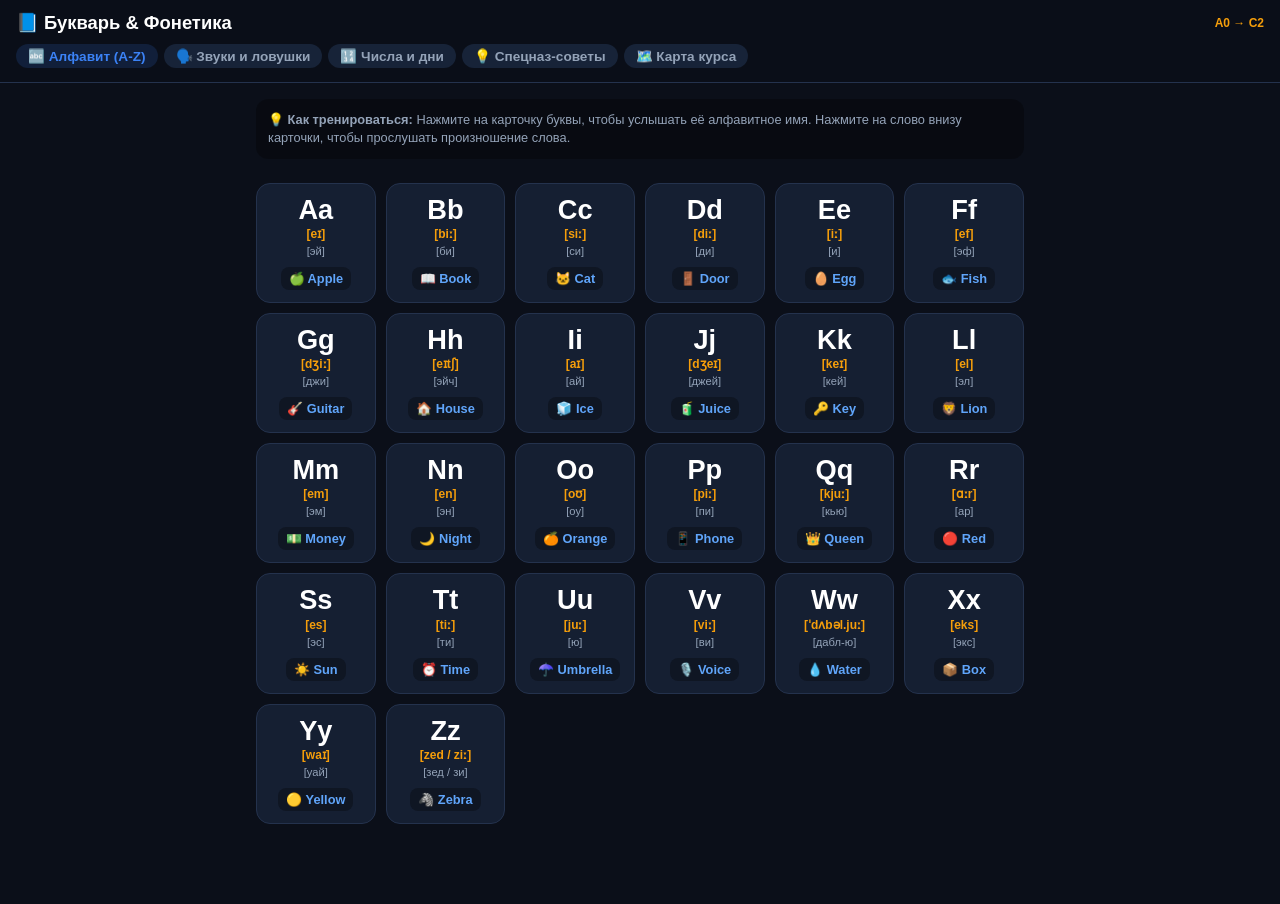
<file: heng.html>
<!DOCTYPE html>
<html lang="ru">
<head>
    <meta charset="UTF-8">
    <meta name="viewport" content="width=device-width, initial-scale=1.0, maximum-scale=1.0, user-scalable=no">
    <title>Букварь и Фонетический справочник</title>
    
    <!-- Подключение единой дизайн-системы и Telegram SDK -->
    <link rel="stylesheet" href="theme.css">
    <script src="https://telegram.org/js/telegram-web-app.js"></script>
    <script src="tma-bridge.js"></script>

    <style>
        /* Уникальная сетка алфавита и таблицы для букваря */
        .abc-grid {
            display: grid;
            grid-template-columns: repeat(auto-fill, minmax(105px, 1fr));
            gap: 10px;
        }

        .letter-card {
            background: var(--card-bg);
            border: 1px solid var(--card-border);
            border-radius: 14px;
            padding: 12px 8px;
            display: flex;
            flex-direction: column;
            align-items: center;
            gap: 4px;
            cursor: pointer;
            transition: transform 0.1s, border-color 0.15s;
            text-align: center;
        }
        .letter-card:active {
            transform: scale(0.96);
            border-color: var(--primary);
        }

        .char-main {
            font-size: 1.7rem;
            font-weight: 900;
            color: #fff;
            line-height: 1;
        }

        .char-phonetic {
            font-size: 0.75rem;
            color: var(--gold);
            font-weight: 700;
        }

        .char-ru {
            font-size: 0.7rem;
            color: var(--text-muted);
        }

        .char-example {
            margin-top: 6px;
            background: rgba(0,0,0,0.3);
            padding: 4px 8px;
            border-radius: 8px;
            font-size: 0.8rem;
            color: #60a5fa;
            font-weight: 600;
            display: flex;
            align-items: center;
            gap: 4px;
        }

        .word-tag {
            display: inline-block;
            cursor: pointer;
            padding: 2px 6px;
            border-radius: 4px;
            font-weight: 700;
            color: #60a5fa;
            background: rgba(59, 130, 246, 0.12);
            border-bottom: 1px dashed rgba(96, 165, 250, 0.4);
            margin-right: 4px;
            margin-bottom: 4px;
        }
        .word-tag:active {
            background: var(--primary);
            color: #fff;
        }

        .kit-table {
            width: 100%;
            border-collapse: collapse;
            font-size: 0.88rem;
        }
        .kit-table th {
            text-align: left;
            padding: 8px;
            color: var(--text-muted);
            border-bottom: 1px solid var(--card-border);
            font-size: 0.78rem;
            text-transform: uppercase;
        }
        .kit-table td {
            padding: 10px 8px;
            border-bottom: 1px solid rgba(51, 65, 85, 0.4);
        }

        .system-step {
            display: flex;
            gap: 14px;
            align-items: flex-start;
            background: var(--card-bg);
            border: 1px solid var(--card-border);
            padding: 14px;
            border-radius: 14px;
        }

        .step-num {
            background: var(--primary);
            color: #fff;
            width: 32px;
            height: 32px;
            border-radius: 50%;
            display: flex;
            align-items: center;
            justify-content: center;
            font-weight: 800;
            font-size: 0.9rem;
            flex-shrink: 0;
        }

        .section-view {
            display: none;
            flex-direction: column;
            gap: 16px;
            animation: fadeIn 0.2s ease-out;
        }
        .section-view.active {
            display: flex;
        }

        @keyframes fadeIn {
            from { opacity: 0; transform: translateY(4px); }
            to { opacity: 1; transform: translateY(0); }
        }
    </style>
</head>
<body style="overflow-y: auto; height: auto;">

    <!-- Sticky Header -->
    <div class="header" style="position: sticky; height: auto; padding: 12px 16px; flex-direction: column; gap: 10px;">
        <div style="display: flex; justify-content: space-between; align-items: center; width: 100%;">
            <div style="font-size: 1.15rem; font-weight: 800; color: #fff; display: flex; align-items: center; gap: 8px;">
                📘 Букварь & Фонетика
            </div>
            <span style="font-size: 0.75rem; color: var(--gold); font-weight: 700;">A0 → C2</span>
        </div>

        <div style="display: flex; gap: 6px; overflow-x: auto; width: 100%; padding-bottom: 2px;">
            <div class="counter active" id="tabBtn_tabAbc" style="cursor:pointer; white-space:nowrap;" onclick="switchTab('tabAbc', this)">🔤 Алфавит (A-Z)</div>
            <div class="counter" id="tabBtn_tabPhonics" style="cursor:pointer; white-space:nowrap; background:#172338; color:var(--text-muted);" onclick="switchTab('tabPhonics', this)">🗣️ Звуки и ловушки</div>
            <div class="counter" id="tabBtn_tabKit" style="cursor:pointer; white-space:nowrap; background:#172338; color:var(--text-muted);" onclick="switchTab('tabKit', this)">🔢 Числа и дни</div>
            <div class="counter" id="tabBtn_tabHacks" style="cursor:pointer; white-space:nowrap; background:#172338; color:var(--text-muted);" onclick="switchTab('tabHacks', this)">💡 Спецназ-советы</div>
            <div class="counter" id="tabBtn_tabSystem" style="cursor:pointer; white-space:nowrap; background:#172338; color:var(--text-muted);" onclick="switchTab('tabSystem', this)">🗺️ Карта курса</div>
        </div>
    </div>

    <div style="max-width: 800px; margin: 0 auto; padding: 16px; padding-bottom: 80px;">

        <!-- TAB 1: ALPHABET (DEMO: ДОСТУПНО) -->
        <div id="tabAbc" class="section-view active">
            <div class="note" style="background: rgba(0,0,0,0.3); padding: 12px; border-radius: 12px; margin-bottom: 8px;">
                💡 <b>Как тренироваться:</b> Нажмите на карточку буквы, чтобы услышать её алфавитное имя. Нажмите на слово внизу карточки, чтобы прослушать произношение слова.
            </div>

            <div class="abc-grid" id="abcGrid"></div>
        </div>

        <!-- TAB 2: PHONICS & TRAPS (DEMO: ДОСТУПНО) -->
        <div id="tabPhonics" class="section-view">
            
            <div class="card">
                <div class="card-header">🎯 1. Главный секрет звука TH ([θ] и [ð])</div>
                <div class="note">
                    В русском языке таких звуков нет вообще! Ни в коем случае не заменяйте их на «С» или «З».<br>
                    <b>Положение рта:</b> Высуньте кончик языка <i>между зубами</i> и выдохните воздух.
                    <div style="background: rgba(0,0,0,0.3); border-left: 4px solid var(--primary); padding: 10px 12px; border-radius: 8px; margin-top: 10px; display: flex; flex-direction: column; gap: 6px;">
                        <div><b>Глухой [θ] (как ветерок сквозь зубы):</b></div>
                        <div>
                            <span class="word-tag" onclick="speak('think')">think</span> (думать)
                            <span class="word-tag" onclick="speak('thanks')">thanks</span> (спасибо)
                            <span class="word-tag" onclick="speak('three')">three</span> (три)
                        </div>
                        <div style="margin-top: 6px;"><b>Звонкий [ð] (с голосом, язык щекочет зубы):</b></div>
                        <div>
                            <span class="word-tag" onclick="speak('this')">this</span> (этот)
                            <span class="word-tag" onclick="speak('that')">that</span> (тот)
                            <span class="word-tag" onclick="speak('they')">they</span> (они)
                        </div>
                    </div>
                </div>
            </div>

            <div class="card">
                <div class="card-header">👄 2. Битва звуков: W против V</div>
                <div class="note">
                    Русские люди произносят оба звука одинаково, как «В». Для носителей это звучит катастрофично (<i>wet</i> превращается в <i>vet</i>!).
                    <div style="background: rgba(0,0,0,0.3); border-left: 4px solid var(--primary); padding: 10px 12px; border-radius: 8px; margin-top: 10px; display: flex; flex-direction: column; gap: 6px;">
                        <div><b>Звук W [w] (Губы в трубочку, зубы НЕ касаются губ):</b></div>
                        <div>
                            <span class="word-tag" onclick="speak('water')">water</span> (вода)
                            <span class="word-tag" onclick="speak('window')">window</span> (окно)
                            <span class="word-tag" onclick="speak('work')">work</span> (работа)
                        </div>
                        <div style="margin-top: 6px;"><b>Звук V [v] (Верхние зубы прижимают нижнюю губу):</b></div>
                        <div>
                            <span class="word-tag" onclick="speak('voice')">voice</span> (голос)
                            <span class="word-tag" onclick="speak('very')">very</span> (очень)
                            <span class="word-tag" onclick="speak('visit')">visit</span> (визит)
                        </div>
                    </div>
                </div>
            </div>

            <div class="card">
                <div class="card-header">🤫 3. Немые буквы (Коварные согласные)</div>
                <div class="note">
                    В английском пишется много букв, которые исторически перестали читаться. Их нужно запомнить:
                    <div style="background: rgba(0,0,0,0.3); border-left: 4px solid var(--primary); padding: 10px 12px; border-radius: 8px; margin-top: 10px; display: flex; flex-direction: column; gap: 6px;">
                        <div><b>Немая K перед N (K не читается!):</b></div>
                        <div>
                            <span class="word-tag" onclick="speak('know')">know</span> [ноу]
                            <span class="word-tag" onclick="speak('knife')">knife</span> [найф]
                            <span class="word-tag" onclick="speak('knee')">knee</span> [ни]
                        </div>
                        <div style="margin-top: 6px;"><b>Немая B перед T или после M:</b></div>
                        <div>
                            <span class="word-tag" onclick="speak('doubt')">doubt</span> [даут] (сомнение)
                            <span class="word-tag" onclick="speak('climb')">climb</span> [клайм] (лезть)
                        </div>
                        <div style="margin-top: 6px;"><b>Немая S и P:</b></div>
                        <div>
                            <span class="word-tag" onclick="speak('island')">island</span> [айлэнд] (остров)
                            <span class="word-tag" onclick="speak('receipt')">receipt</span> [рисит] (чек)
                        </div>
                    </div>
                </div>
            </div>

            <div class="card">
                <div class="card-header">🚪 4. Открытый и закрытый слог</div>
                <div class="note">
                    Гласная читается так же, как называется в алфавите, если на конце слова стоит «немая буква E» (открытый слог):
                    <div style="background: rgba(0,0,0,0.3); border-left: 4px solid var(--primary); padding: 10px 12px; border-radius: 8px; margin-top: 10px; display: flex; flex-direction: column; gap: 6px;">
                        <div><b>Закрытый слог (короткий звук):</b></div>
                        <div>
                            <span class="word-tag" onclick="speak('cat')">cat [æ]</span> (кот)
                            <span class="word-tag" onclick="speak('pin')">pin [ɪ]</span> (булавка)
                            <span class="word-tag" onclick="speak('not')">not [ɒ]</span> (не)
                        </div>
                        <div style="margin-top: 6px;"><b>Открытый слог (с буквой E на конце):</b></div>
                        <div>
                            <span class="word-tag" onclick="speak('cake')">cake [eɪ]</span> (торт)
                            <span class="word-tag" onclick="speak('pine')">pine [aɪ]</span> (сосна)
                            <span class="word-tag" onclick="speak('note')">note [oʊ]</span> (заметка)
                        </div>
                    </div>
                </div>
            </div>

        </div>

        <!-- TAB 3: SURVIVAL KIT (PAYWALL ЗАБЛОКИРУЕТ ПЕРЕКЛЮЧЕНИЕ СЮДА) -->
        <div id="tabKit" class="section-view">
            
            <div class="card">
                <div class="card-header">📅 Дни недели и части суток</div>
                <table class="kit-table">
                    <tr><th>День недели</th><th>Произношение</th><th>Предлог</th></tr>
                    <tr><td><span class="word-tag" onclick="speak('Monday')">Monday</span></td><td>Понедельник</td><td><b>ON</b> Monday</td></tr>
                    <tr><td><span class="word-tag" onclick="speak('Tuesday')">Tuesday</span></td><td>Вторник</td><td><b>ON</b> Tuesday</td></tr>
                    <tr><td><span class="word-tag" onclick="speak('Wednesday')">Wednesday</span></td><td>Среда [вэнздэй]</td><td><b>ON</b> Wednesday</td></tr>
                    <tr><td><span class="word-tag" onclick="speak('Thursday')">Thursday</span></td><td>Четверг [сёрздэй]</td><td><b>ON</b> Thursday</td></tr>
                    <tr><td><span class="word-tag" onclick="speak('Friday')">Friday</span></td><td>Пятница</td><td><b>ON</b> Friday</td></tr>
                    <tr><td><span class="word-tag" onclick="speak('Saturday')">Saturday</span></td><td>Суббота</td><td><b>ON</b> Saturday</td></tr>
                    <tr><td><span class="word-tag" onclick="speak('Sunday')">Sunday</span></td><td>Воскресенье</td><td><b>ON</b> Sunday</td></tr>
                </table>
            </div>

            <div class="card">
                <div class="card-header">🔢 Числа: Десятки и созвучия (-TEEN vs -TY)</div>
                <div class="note">
                    Главная путаница на слух: ударение в подростковых числах (13–19) падает на <b>-TEEN</b> (долгий звук), а в десятках — на первый слог (<b>-TY</b> звучит коротко):
                    <div style="background: rgba(0,0,0,0.3); border-left: 4px solid var(--gold); padding: 10px 12px; border-radius: 8px; margin-top: 10px; display: flex; flex-direction: column; gap: 8px;">
                        <div style="display: flex; justify-content: space-between; align-items: center;">
                            <div><span class="word-tag" onclick="speak('thirteen')">13 - thirteen</span> [сёр-ТИИН]</div>
                            <div><span class="word-tag" onclick="speak('thirty')">30 - thirty</span> [СЁР-ти]</div>
                        </div>
                        <div style="display: flex; justify-content: space-between; align-items: center;">
                            <div><span class="word-tag" onclick="speak('fourteen')">14 - fourteen</span> [фор-ТИИН]</div>
                            <div><span class="word-tag" onclick="speak('forty')">40 - forty</span> [ФОР-ти]</div>
                        </div>
                        <div style="display: flex; justify-content: space-between; align-items: center;">
                            <div><span class="word-tag" onclick="speak('fifteen')">15 - fifteen</span> [фиф-ТИИН]</div>
                            <div><span class="word-tag" onclick="speak('fifty')">50 - fifty</span> [ФИФ-ти]</div>
                        </div>
                    </div>
                </div>
            </div>

        </div>

        <!-- TAB 4: HACKS & STUDY METHODOLOGY -->
        <div id="tabHacks" class="section-view">
            
            <div class="card">
                <div class="card-header">🧠 1. Правило «Zero Translation» (Отказ от перевода)</div>
                <div class="note">
                    Самый большой тормоз в речи — когда человек сначала думает на русском: <i>«Вчера ко мне пришел друг... так, вчера это yesterday, ко мне это to me...»</i>.<br><br>
                    <b>Решение:</b> Приучите себя думать <b>готовыми скелетами</b> (S-V-O-P-T). Вы не переводите слова, вы сразу берете нужную ячейку: <code>[My friend] + [came] + [to me] + [yesterday]</code>.
                </div>
            </div>

            <div class="card">
                <div class="card-header">🗣️ 2. Метод «Shadowing» (Теневой повтор)</div>
                <div class="note">
                    Как поставить произношение без преподавателя:<br>
                    Включаете ролик на YouTube (на скорости 0.75x или 1.0x). Слушаете фразу носителя, ставите паузу и <b>повторяете вслух секунда в секунду</b>, копируя движение губ, паузы и музыкальное ударение. Мышцы лица должны уставать — это признак правильной работы.
                </div>
            </div>

            <div class="card">
                <div class="card-header">⏱️ 3. Закон интервального повторения</div>
                <div class="note">
                    Мозг стирает 70% новой информации через 24 часа, если она не была востребована. Бесполезно учить язык 5 часов в субботу.<br>
                    <b>Идеальный ритм:</b> 25–40 минут каждый день утром (карточки и письмо) + 20 минут вечером (YouTube/подкаст).
                </div>
            </div>

        </div>

        <!-- TAB 5: SYSTEM ROADMAP (ПОЛНОСТЬЮ ПЕРЕРАБОТАНО БЕЗ ТЕХНИЧЕСКИХ НАЗВАНИЙ) -->
        <div id="tabSystem" class="section-view">
            <div style="font-size: 0.88rem; color: #fde68a; background: var(--gold-bg); padding: 14px; border-radius: 14px; border: 1px solid var(--gold); line-height: 1.4;">
                🗺️ <b>Полная траектория языкового прорыва:</b> Комплексная система ступенчатого освоения английского языка от алфавита до свободного владения:
            </div>

            <div class="system-step">
                <div class="step-num">0</div>
                <div style="display: flex; flex-direction: column; gap: 3px;">
                    <div style="font-size: 0.95rem; font-weight: 800; color: #60a5fa;">Вводный модуль: Фонетика и букварь</div>
                    <div style="font-size: 0.82rem; color: #cbd5e1; line-height: 1.35;">Алфавит, правила чтения сложных звуков TH, W, V, немые буквы, числа и дни недели.</div>
                </div>
            </div>

            <div class="system-step">
                <div class="step-num">1</div>
                <div style="display: flex; flex-direction: column; gap: 3px;">
                    <div style="font-size: 0.95rem; font-weight: 800; color: #60a5fa;">Грамматический каркас A1–A2</div>
                    <div style="font-size: 0.82rem; color: #cbd5e1; line-height: 1.35;">Строгий порядок слов SVO, глагол To Be, времена Simple, Continuous, Perfect и условия.</div>
                </div>
            </div>

            <div class="system-step">
                <div class="step-num">2</div>
                <div style="display: flex; flex-direction: column; gap: 3px;">
                    <div style="font-size: 0.95rem; font-weight: 800; color: #60a5fa;">Базовый лексикон и беглость B1</div>
                    <div style="font-size: 0.82rem; color: #cbd5e1; line-height: 1.35;">Матрица местоимений, предлоги времени и места, топ фразовых глаголов, герундий и матрица DO vs MAKE.</div>
                </div>
            </div>

            <div class="system-step">
                <div class="step-num">3</div>
                <div style="display: flex; flex-direction: column; gap: 3px;">
                    <div style="font-size: 0.95rem; font-weight: 800; color: #60a5fa;">Мастерство и риторика B2–C2</div>
                    <div style="font-size: 0.82rem; color: #cbd5e1; line-height: 1.35;">Инверсия ораторов, смешанные условия, сослагательное наклонение, академическая номинализация и TED Talk архитектура.</div>
                </div>
            </div>

            <div class="system-step">
                <div class="step-num">4</div>
                <div style="display: flex; flex-direction: column; gap: 3px;">
                    <div style="font-size: 0.95rem; font-weight: 800; color: #60a5fa;">Оксфордский словарь 10k</div>
                    <div style="font-size: 0.82rem; color: #cbd5e1; line-height: 1.35;">Гигантская база слов от A1 до C2, 3 формы глаголов, идиомы с живым поиском и режимом скрытия перевода.</div>
                </div>
            </div>

            <div class="system-step">
                <div class="step-num">5</div>
                <div style="display: flex; flex-direction: column; gap: 3px;">
                    <div style="font-size: 0.95rem; font-weight: 800; color: #60a5fa;">Тренажер активного письма</div>
                    <div style="font-size: 0.82rem; color: #cbd5e1; line-height: 1.35;">228 практических заданий для письма в тетрадь и печати на клавиатуре со мгновенной автопроверкой.</div>
                </div>
            </div>

            <div class="system-step">
                <div class="step-num">6</div>
                <div style="display: flex; flex-direction: column; gap: 3px;">
                    <div style="font-size: 0.95rem; font-weight: 800; color: #60a5fa;">Интерактивный тренажер диалогов</div>
                    <div style="font-size: 0.82rem; color: #cbd5e1; line-height: 1.35;">30 детальных жизненных переписок в реальном времени с поддержкой подсказок и разбором вариантов.</div>
                </div>
            </div>

        </div>

    </div>

    <script>
        // 26 LETTERS WITH PHONETICS, AUDIO AND EXAMPLES
        const ALPHABET = [
            { ch: 'Aa', sound: '[eɪ]', ru: 'эй', ex: 'Apple', emoji: '🍏' },
            { ch: 'Bb', sound: '[biː]', ru: 'би', ex: 'Book', emoji: '📖' },
            { ch: 'Cc', sound: '[siː]', ru: 'си', ex: 'Cat', emoji: '🐱' },
            { ch: 'Dd', sound: '[diː]', ru: 'ди', ex: 'Door', emoji: '🚪' },
            { ch: 'Ee', sound: '[iː]', ru: 'и', ex: 'Egg', emoji: '🥚' },
            { ch: 'Ff', sound: '[ef]', ru: 'эф', ex: 'Fish', emoji: '🐟' },
            { ch: 'Gg', sound: '[dʒiː]', ru: 'джи', ex: 'Guitar', emoji: '🎸' },
            { ch: 'Hh', sound: '[eɪtʃ]', ru: 'эйч', ex: 'House', emoji: '🏠' },
            { ch: 'Ii', sound: '[aɪ]', ru: 'ай', ex: 'Ice', emoji: '🧊' },
            { ch: 'Jj', sound: '[dʒeɪ]', ru: 'джей', ex: 'Juice', emoji: '🧃' },
            { ch: 'Kk', sound: '[keɪ]', ru: 'кей', ex: 'Key', emoji: '🔑' },
            { ch: 'Ll', sound: '[el]', ru: 'эл', ex: 'Lion', emoji: '🦁' },
            { ch: 'Mm', sound: '[em]', ru: 'эм', ex: 'Money', emoji: '💵' },
            { ch: 'Nn', sound: '[en]', ru: 'эн', ex: 'Night', emoji: '🌙' },
            { ch: 'Oo', sound: '[oʊ]', ru: 'оу', ex: 'Orange', emoji: '🍊' },
            { ch: 'Pp', sound: '[piː]', ru: 'пи', ex: 'Phone', emoji: '📱' },
            { ch: 'Qq', sound: '[kjuː]', ru: 'кью', ex: 'Queen', emoji: '👑' },
            { ch: 'Rr', sound: '[ɑːr]', ru: 'ар', ex: 'Red', emoji: '🔴' },
            { ch: 'Ss', sound: '[es]', ru: 'эс', ex: 'Sun', emoji: '☀️' },
            { ch: 'Tt', sound: '[tiː]', ru: 'ти', ex: 'Time', emoji: '⏰' },
            { ch: 'Uu', sound: '[juː]', ru: 'ю', ex: 'Umbrella', emoji: '☂️' },
            { ch: 'Vv', sound: '[viː]', ru: 'ви', ex: 'Voice', emoji: '🎙️' },
            { ch: 'Ww', sound: '[ˈdʌbəl.juː]', ru: 'дабл-ю', ex: 'Water', emoji: '💧' },
            { ch: 'Xx', sound: '[eks]', ru: 'экс', ex: 'Box', emoji: '📦' },
            { ch: 'Yy', sound: '[waɪ]', ru: 'уай', ex: 'Yellow', emoji: '🟡' },
            { ch: 'Zz', sound: '[zed / ziː]', ru: 'зед / зи', ex: 'Zebra', emoji: '🦓' }
        ];

        function speak(text) {
            if (typeof TMABridge !== 'undefined') TMABridge.haptic('light');
            if (synth) synth.cancel();
            // Очищаем текст от любых скобок [ ], ( ), / чтобы iPhone не читал "bracket"
            const clean = text.replace(/[\[\](){}<>\/]/g, '').trim();
            if (!clean) return;
            const u = new SpeechSynthesisUtterance(clean);
            u.lang = 'en-US';
            u.rate = 0.85;
            synth.speak(u);
        }

        function speakLetter(char, exampleWord) {
            if (typeof TMABridge !== 'undefined') TMABridge.haptic('light');
            if (synth) synth.cancel();
            // Берем только чистую букву без транскрипций и скобок
            const letterOnly = char.replace(/[^a-zA-Z]/g, '')[0] || char[0];
            const u = new SpeechSynthesisUtterance(letterOnly);
            u.lang = 'en-US';
            u.rate = 0.8;
            synth.speak(u);
        }


        function renderAlphabet() {
            const grid = document.getElementById('abcGrid');
            grid.innerHTML = '';

            ALPHABET.forEach(item => {
                const card = document.createElement('div');
                card.className = 'letter-card';
                card.onclick = () => speakLetter(item.ch, item.ex);
                card.innerHTML = `
                    <div class="char-main">${item.ch}</div>
                    <div class="char-phonetic">${item.sound}</div>
                    <div class="char-ru">[${item.ru}]</div>
                    <div class="char-example" onclick="event.stopPropagation(); speak('${item.ex}')">
                        ${item.emoji} ${item.ex}
                    </div>
                `;
                grid.appendChild(card);
            });
        }

        // TAB SWITCHER CONTROLLER WITH FREEMIUM PAYWALL
        const TAB_ORDER = ['tabAbc', 'tabPhonics', 'tabKit', 'tabHacks', 'tabSystem'];

        function switchTab(tabId, el) {
            if (typeof TMABridge !== 'undefined') TMABridge.haptic('light');

            const tabIndex = TAB_ORDER.indexOf(tabId);
            
            // Freemium Check: Первые 2 вкладки (индексы 0 и 1) бесплатны. Начиная с индекса 2 — пэйволл!
            if (tabIndex >= 2 && typeof TMABridge !== 'undefined') {
                if (!TMABridge.checkDemoLimit(tabIndex, 2)) {
                    return; // Блокируем переключение
                }
            }

            // Смена активного бейджа
            TAB_ORDER.forEach(id => {
                const btn = document.getElementById(`tabBtn_${id}`);
                if (btn) {
                    btn.style.background = '#172338';
                    btn.style.color = 'var(--text-muted)';
                }
            });
            el.style.background = 'rgba(59, 130, 246, 0.15)';
            el.style.color = 'var(--primary)';

            // Смена активного контента
            document.querySelectorAll('.section-view').forEach(sec => sec.classList.remove('active'));
            const targetSec = document.getElementById(tabId);
            if (targetSec) targetSec.classList.add('active');
        }

        document.addEventListener('DOMContentLoaded', () => {
            renderAlphabet();

            if (typeof TMABridge !== 'undefined') {
                TMABridge.setupBackButton('index.html');
            }
        });
    </script>
</body>
</html>
</file>
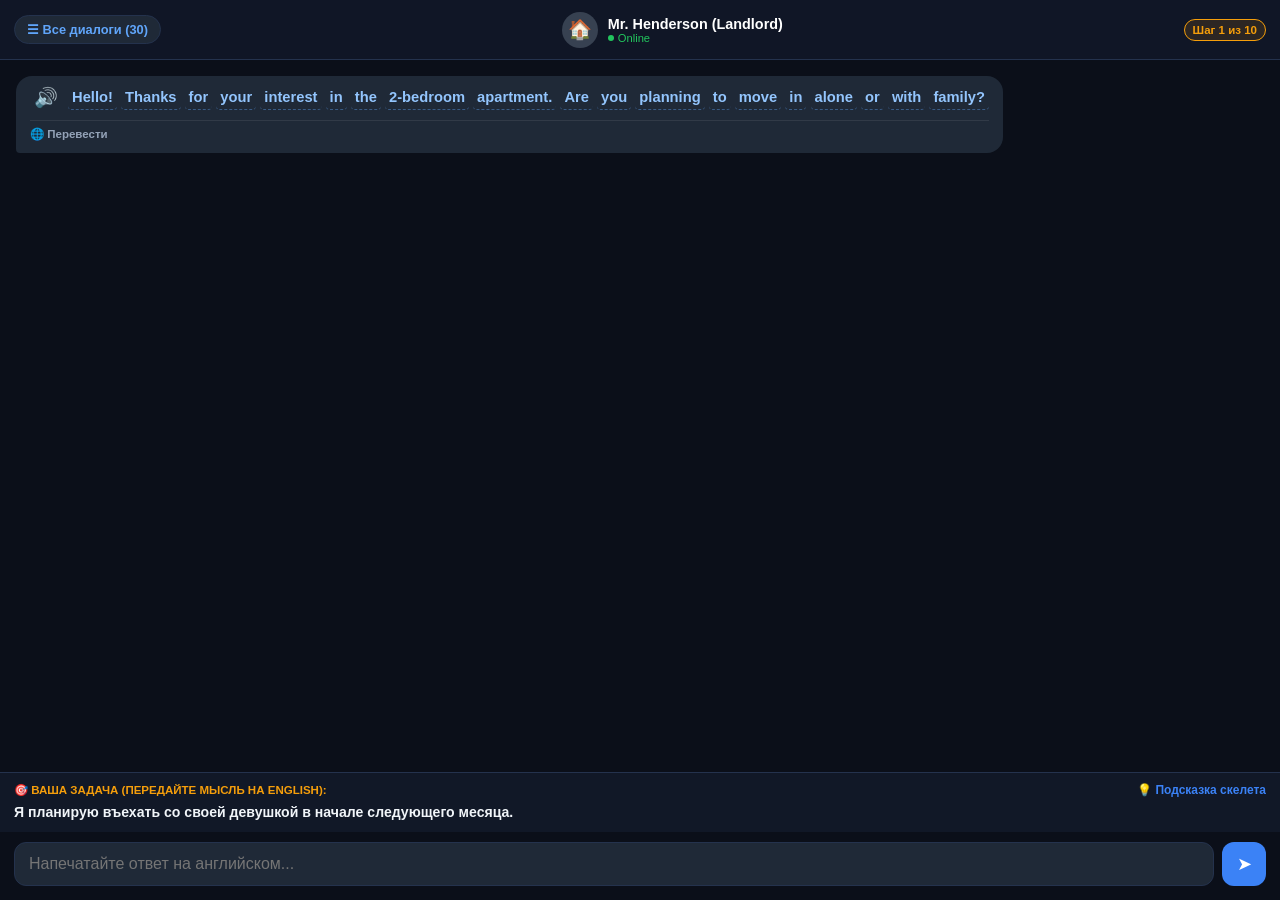
<file: meng.html>
﻿<!DOCTYPE html>
<html lang="ru">
<head>
    <meta charset="UTF-8">
    <meta name="viewport" content="width=device-width, initial-scale=1.0, maximum-scale=1.0, user-scalable=no">
    <title>Тренажер диалогов: 30 жизненных переписок</title>
    
    <!-- Подключение единой дизайн-системы и Telegram SDK -->
    <link rel="stylesheet" href="theme.css">
    <script src="https://telegram.org/js/telegram-web-app.js"></script>
    <script src="tma-bridge.js"></script>

    <style>
        /* Специфические стили интерактивного мессенджера */
        body {
            display: flex;
            flex-direction: column;
            height: 100dvh;
            overflow: hidden;
        }

        .chat-header {
            height: calc(60px + var(--sa-t));
            padding-top: var(--sa-t);
            background: rgba(17, 24, 39, 0.95);
            backdrop-filter: blur(10px);
            border-bottom: 1px solid var(--card-border);
            display: flex;
            align-items: center;
            justify-content: space-between;
            padding-left: calc(14px + var(--sa-l));
            padding-right: calc(14px + var(--sa-r));
            flex-shrink: 0;
            z-index: 10;
        }

        .btn-menu {
            background: #1f2937;
            border: 1px solid var(--card-border);
            color: #60a5fa;
            font-size: 0.8rem;
            font-weight: 700;
            padding: 6px 12px;
            border-radius: 20px;
            cursor: pointer;
        }

        .contact-info {
            display: flex;
            align-items: center;
            gap: 10px;
        }

        .avatar {
            width: 36px;
            height: 36px;
            border-radius: 50%;
            background: #374151;
            display: flex;
            align-items: center;
            justify-content: center;
            font-size: 1.2rem;
        }

        .contact-text {
            display: flex;
            flex-direction: column;
        }

        .contact-name {
            font-size: 0.9rem;
            font-weight: 700;
            color: #fff;
        }

        .contact-status {
            font-size: 0.7rem;
            color: var(--pos);
            display: flex;
            align-items: center;
            gap: 4px;
        }
        .status-dot {
            width: 6px;
            height: 6px;
            border-radius: 50%;
            background: var(--pos);
        }

        .progress-pill {
            font-size: 0.72rem;
            font-weight: 800;
            color: var(--gold);
            background: var(--gold-bg);
            padding: 4px 8px;
            border-radius: 20px;
            border: 1px solid var(--gold);
        }

        .chat-stream {
            flex: 1;
            overflow-y: auto;
            padding: 16px;
            display: flex;
            flex-direction: column;
            gap: 12px;
            scroll-behavior: smooth;
        }
        .chat-stream::-webkit-scrollbar { display: none; }

        .msg-bubble {
            max-width: 85%;
            padding: 10px 14px;
            border-radius: 16px;
            font-size: 0.92rem;
            line-height: 1.4;
            display: flex;
            flex-direction: column;
            gap: 4px;
            animation: fadeIn 0.25s ease-out;
        }

        .msg-incoming {
            background: #1f2937;
            color: #f1f5f9;
            align-self: flex-start;
            border-bottom-left-radius: 4px;
        }

        .msg-outgoing {
            background: #2563eb;
            color: #ffffff;
            align-self: flex-end;
            border-bottom-right-radius: 4px;
        }

        .msg-top-row {
            display: flex;
            align-items: center;
            gap: 6px;
        }

        .msg-incoming .word { color: #93c5fd; }
        .msg-outgoing .word { color: #e0f2fe; }

        .typing-indicator {
            display: none;
            align-self: flex-start;
            background: #1f2937;
            padding: 10px 14px;
            border-radius: 16px;
            border-bottom-left-radius: 4px;
            gap: 4px;
            align-items: center;
        }
        .dot {
            width: 6px;
            height: 6px;
            background: var(--text-muted);
            border-radius: 50%;
            animation: blink 1.2s infinite;
        }
        .dot:nth-child(2) { animation-delay: 0.2s; }
        .dot:nth-child(3) { animation-delay: 0.4s; }
        @keyframes blink { 0%, 100% { opacity: 0.3; } 50% { opacity: 1; } }

        .prompt-dock {
            background: #111827;
            border-top: 1px solid var(--card-border);
            padding: 10px 14px;
            display: flex;
            flex-direction: column;
            gap: 6px;
            flex-shrink: 0;
        }

        .task-header {
            display: flex;
            justify-content: space-between;
            align-items: center;
        }

        .task-title {
            font-size: 0.72rem;
            font-weight: 800;
            color: var(--gold);
            text-transform: uppercase;
        }

        .hint-toggle-btn {
            background: none;
            border: none;
            color: var(--primary);
            font-size: 0.75rem;
            font-weight: 700;
            cursor: pointer;
        }

        .task-ru {
            font-size: 0.88rem;
            font-weight: 600;
            color: #f1f5f9;
            line-height: 1.35;
        }

        .skeleton-hint {
            font-size: 0.75rem;
            color: #cbd5e1;
            background: rgba(0,0,0,0.3);
            padding: 6px 8px;
            border-radius: 6px;
            font-family: ui-monospace, Consolas, monospace;
            display: none;
        }

        .input-bar {
            background: #0b0f19;
            padding: 10px 14px calc(14px + var(--sa-b)) 14px;
            display: flex;
            gap: 8px;
            align-items: center;
            flex-shrink: 0;
        }

        .chat-input {
            flex: 1;
            background: #1f2937;
            border: 1px solid var(--card-border);
            color: #fff;
            padding: 12px 14px;
            border-radius: 12px;
            font-size: 16px;
            outline: none;
        }
        .chat-input:focus { border-color: var(--primary); }

        .send-btn {
            background: var(--primary);
            border: none;
            color: #fff;
            width: 44px;
            height: 44px;
            border-radius: 12px;
            display: flex;
            align-items: center;
            justify-content: center;
            font-size: 1.1rem;
            cursor: pointer;
        }

        .drawer-modal {
            display: none;
            position: fixed;
            inset: 0;
            background: rgba(0,0,0,0.75);
            z-index: 100;
            align-items: flex-end;
        }

        .drawer-card {
            background: #111827;
            border-top: 1px solid var(--card-border);
            border-top-left-radius: 20px;
            border-top-right-radius: 20px;
            padding: 16px;
            padding-bottom: calc(20px + var(--sa-b));
            width: 100%;
            max-height: 80vh;
            display: flex;
            flex-direction: column;
            gap: 12px;
        }

        .drawer-header {
            display: flex;
            justify-content: space-between;
            align-items: center;
            padding-bottom: 8px;
            border-bottom: 1px solid var(--card-border);
        }

        .drawer-title {
            font-size: 1rem;
            font-weight: 800;
            color: #fff;
        }

        .drawer-list {
            overflow-y: auto;
            display: flex;
            flex-direction: column;
            gap: 8px;
        }

        .drawer-item {
            background: #1f2937;
            border: 1px solid var(--card-border);
            padding: 10px 12px;
            border-radius: 12px;
            display: flex;
            align-items: center;
            gap: 12px;
            cursor: pointer;
        }
        .drawer-item.active { border-color: var(--primary); background: rgba(59, 130, 246, 0.15); }

        .drawer-item-avatar { font-size: 1.4rem; }
        .drawer-item-content { display: flex; flex-direction: column; gap: 2px; flex: 1; }
        .drawer-item-title { font-size: 0.88rem; font-weight: 700; color: #fff; }
        .drawer-item-desc { font-size: 0.75rem; color: var(--text-muted); }

        .variants-modal {
            display: none;
            position: fixed;
            inset: 0;
            background: rgba(0,0,0,0.7);
            z-index: 110;
            padding: 16px;
            align-items: center;
            justify-content: center;
        }

        .variant-item {
            background: rgba(0,0,0,0.3);
            border: 1px solid var(--card-border);
            padding: 10px;
            border-radius: 8px;
            font-size: 0.86rem;
            display: flex;
            align-items: center;
            justify-content: space-between;
            cursor: pointer;
        }
    </style>
</head>
<body>

    <!-- Header -->
    <div class="chat-header">
        <button class="btn-menu" onclick="openDrawer()">☰ Все диалоги (30)</button>
        <div class="contact-info">
            <div class="avatar" id="contactAvatar">🏠</div>
            <div class="contact-text">
                <div class="contact-name" id="contactName">Mr. Henderson</div>
                <div class="contact-status"><span class="status-dot"></span> Online</div>
            </div>
        </div>
        <div class="progress-pill" id="progressPill">Шаг 1 из 3</div>
    </div>

    <!-- Chat Messages -->
    <div class="chat-stream" id="chatStream">
        <div class="typing-indicator" id="typingIndicator">
            <span class="dot"></span><span class="dot"></span><span class="dot"></span>
        </div>
    </div>

    <!-- Task Prompt & Skeleton Dock -->
    <div class="prompt-dock">
        <div class="task-header">
            <div class="task-title">🎯 Ваша задача (Передайте мысль на English):</div>
            <button class="hint-toggle-btn" onclick="toggleSkeletonHint()">💡 Подсказка скелета</button>
        </div>
        <div class="task-ru" id="taskRu">Загрузка задачи...</div>
        <div class="skeleton-hint" id="skeletonHint">...</div>
    </div>

    <!-- Input Bar -->
    <div class="input-bar">
        <input type="text" id="chatInput" class="chat-input" placeholder="Напечатайте ответ на английском..." autocomplete="off" autocorrect="off" autocapitalize="off" spellcheck="false">
        <button class="send-btn" onclick="handleSend()">➤</button>
    </div>

    <!-- Drawer: 30 Scenarios Selector -->
    <div class="drawer-modal" id="drawerModal" onclick="closeDrawer(event)">
        <div class="drawer-card" onclick="event.stopPropagation()">
            <div class="drawer-header">
                <div class="drawer-title">Выберите диалог:</div>
                <button style="background:none;border:none;color:#fff;font-size:1.2rem;cursor:pointer;" onclick="closeDrawer()">✕</button>
            </div>
            <div class="drawer-list" id="drawerList"></div>
        </div>
    </div>

    <!-- Variants Help Modal -->
    <div class="variants-modal" id="variantsModal">
        <div class="card" style="max-width: 500px; width: 100%; display: flex; flex-direction: column; gap: 12px;">
            <div style="font-size: 0.95rem; font-weight: 800; color: var(--gold);">⚠️ Сравните со своими словами:</div>
            <div style="font-size: 0.78rem; color: var(--text-muted);">Нажмите на любой эталонный вариант, чтобы вставить его:</div>
            <div id="variantsList" style="display: flex; flex-direction: column; gap: 8px;"></div>
            <div id="modalExp" style="font-size: 0.78rem; color: #94a3b8; margin-top: 4px;"></div>
            <button style="background:var(--primary);color:#fff;border:none;padding:10px;border-radius:10px;font-weight:700;cursor:pointer;" onclick="closeVariantsModal()">Понятно, пробую снова</button>
        </div>
    </div>

    <script>
        // 10 COMPLETE REAL-WORLD CHAT SCENARIOS
        const SCENARIOS = [
            {
                id: 0,
                title: "1. 🏠 Аренда квартиры",
                desc: "Лендлорд: депозит, парковка, животные и контракт",
                avatar: "🏠",
                name: "Mr. Henderson (Landlord)",
                steps: [
                    {
                        incoming: "Hello! Thanks for your interest in the 2-bedroom apartment. Are you planning to move in alone or with family?",
                        taskRu: "Я планирую въехать со своей девушкой в начале следующего месяца.",
                        hintSkeleton: "I am planning to move in with my girlfriend at the beginning of next month.",
                        variants: [
                            "I am planning to move in with my girlfriend at the beginning of next month.",
                            "I plan to move in with my girlfriend early next month.",
                            "I am going to move in with my girlfriend at the start of next month."
                        ],
                        exp: "Планы через plan to / planning to + предлог at the beginning of."
                    },
                    {
                        incoming: "Great. The rent is $1,800 plus utilities. We also require a one-month security deposit upfront.",
                        taskRu: "Коммунальные услуги включены в стоимость или оплачиваются отдельно?",
                        hintSkeleton: "Are utilities included in the rent or paid separately?",
                        variants: [
                            "Are utilities included in the rent or paid separately?",
                            "Are the utilities included in the price or paid separately?",
                            "Are utilities included or do we pay them separately?"
                        ],
                        exp: "Пассивный вопрос: Are utilities included... or paid separately?"
                    },
                    {
                        incoming: "They are paid separately based on meters. When would you be available for a viewing?",
                        taskRu: "Мне было бы удобно в пятницу после 6 вечера, если вам подходит.",
                        hintSkeleton: "Friday after 6 pm would be convenient for me if that works for you.",
                        variants: [
                            "Friday after 6 pm would be convenient for me if that works for you.",
                            "Friday after six pm would suit me if that is fine with you.",
                            "It would be convenient for me on Friday after 6 pm if that works."
                        ],
                        exp: "Вежливое would be convenient + идиома if that works for you."
                    },
                    {
                        incoming: "Friday at 6:30 pm is noted. By the way, do you have a personal vehicle you need parking for?",
                        taskRu: "Предоставляется ли к квартире закрепленное парковочное место?",
                        hintSkeleton: "Does the apartment come with a dedicated parking space?",
                        variants: [
                            "Does the apartment come with a dedicated parking space?",
                            "Is there an assigned parking spot included with the apartment?",
                            "Does the flat come with a reserved parking space?"
                        ],
                        exp: "Dedicated / assigned parking space = закрепленное машиноместо."
                    },
                    {
                        incoming: "Underground parking is available for an extra $100 a month. Would you like to reserve it?",
                        taskRu: "Звучит разумно, мы хотели бы арендовать и парковочное место тоже.",
                        hintSkeleton: "That sounds reasonable, we would like to take the parking spot as well.",
                        variants: [
                            "That sounds reasonable we would like to take the parking spot as well.",
                            "That sounds fair, we'd like to reserve the parking space too.",
                            "That sounds reasonable, we want to take the parking spot too."
                        ],
                        exp: "That sounds reasonable (звучит справедливо/разумно) + as well."
                    },
                    {
                        incoming: "Noted. And another important question: do you have any pets?",
                        taskRu: "У нас есть маленькая воспитанная кошка, которая не портит мебель.",
                        hintSkeleton: "We have a small well-behaved cat that does not scratch furniture.",
                        variants: [
                            "We have a small well-behaved cat that does not scratch furniture.",
                            "We have a small trained cat that doesn't damage furniture.",
                            "We own a small well-behaved cat who does not scratch the furniture."
                        ],
                        exp: "Well-behaved (воспитанная) + scratch furniture (драть мебель)."
                    },
                    {
                        incoming: "Cats are fine, but there is a non-refundable pet fee of $200. Is that acceptable?",
                        taskRu: "Это приемлемо. А основной гарантийный депозит полностью возвращается при выезде?",
                        hintSkeleton: "That is acceptable. Is the main security deposit fully refundable upon move-out?",
                        variants: [
                            "That is acceptable. Is the main security deposit fully refundable upon move-out?",
                            "That is fine. Is the security deposit fully refundable when we move out?",
                            "That works. Will the main deposit be refunded in full upon move-out?"
                        ],
                        exp: "Fully refundable upon move-out (полностью возвращается при выезде)."
                    },
                    {
                        incoming: "Yes, assuming there is no damage beyond normal wear and tear. What lease length do you prefer?",
                        taskRu: "Мы рассчитываем на стандартный договор на 12 месяцев с возможностью продления.",
                        hintSkeleton: "We are looking for a standard twelve-month lease with an option to renew.",
                        variants: [
                            "We are looking for a standard twelve-month lease with an option to renew.",
                            "We would prefer a standard 12-month lease with an option to extend.",
                            "We are aiming for a standard one-year lease with a renewal option."
                        ],
                        exp: "Twelve-month lease with an option to renew (продление договора)."
                    },
                    {
                        incoming: "Perfect. Before Friday, could you prepare some standard documents for the application?",
                        taskRu: "Я могу предоставить рабочий контракт и выписки с банковского счета за последние три месяца.",
                        hintSkeleton: "I can provide my employment contract and bank statements for the last three months.",
                        variants: [
                            "I can provide my employment contract and bank statements for the last three months.",
                            "I can show my work contract and bank statements for the past 3 months.",
                            "I am able to provide my employment agreement and three months of bank statements."
                        ],
                        exp: "Employment contract (трудовой договор) + bank statements (выписки)."
                    },
                    {
                        incoming: "That is exactly what our management requires. I will send you the building access code Friday morning.",
                        taskRu: "Большое спасибо, тогда увидимся в пятницу возле главного входа.",
                        hintSkeleton: "Thank you very much, see you on Friday outside the main entrance.",
                        variants: [
                            "Thank you very much, see you on Friday outside the main entrance.",
                            "Thanks a lot, I will see you on Friday near the main entrance.",
                            "Thank you so much, see you Friday by the front door."
                        ],
                        exp: "See you on Friday outside the main entrance."
                    }
                ]
            },
            {
                id: 1,
                title: "2. 📱 Покупка с рук (Marketplace)",
                desc: "Торг за ноутбук, проверка серийника, батарея и оплата",
                avatar: "📱",
                name: "David (Seller)",
                steps: [
                    {
                        incoming: "Hi! Yes, the MacBook Pro 16 is still available. It is in mint condition with the original box.",
                        taskRu: "Сколько циклов батареи у ноутбука и есть ли царапины на экране?",
                        hintSkeleton: "How many battery cycles does it have and are there any scratches on the screen?",
                        variants: [
                            "How many battery cycles does it have and are there any scratches on the screen?",
                            "How many battery cycles does the laptop have and is the screen scratched?",
                            "What is the battery cycle count and are there scratches on the screen?"
                        ],
                        exp: "Вопрос с how many + конструкция are there any scratches."
                    },
                    {
                        incoming: "Battery cycle count is only 45, and the screen is flawless. My asking price is $1,400 firm.",
                        taskRu: "Если я заберу его сегодня за наличные, уступите за $1,250?",
                        hintSkeleton: "If I pick it up today with cash, would you let it go for 1250?",
                        variants: [
                            "If I pick it up today with cash would you let it go for 1250?",
                            "If I take it today for cash would you take 1250?",
                            "Would you accept 1250 if I pick it up today with cash?"
                        ],
                        exp: "Фразовый глагол pick up (забрать) + торг: let it go for."
                    },
                    {
                        incoming: "Meet me in the middle at $1,300 and we have a deal. Can you meet in a public place?",
                        taskRu: "Договорились. Давайте встретимся в кофейне у центрального метро через час.",
                        hintSkeleton: "Deal. Let's meet at the coffee shop near the central subway in an hour.",
                        variants: [
                            "Deal. Let us meet at the coffee shop near the central subway in an hour.",
                            "Deal! Let's meet at the coffee shop by the central metro in an hour.",
                            "It is a deal. Let us meet at the cafe near the central station in an hour."
                        ],
                        exp: "Deal! + предлог времени in an hour (через час)."
                    },
                    {
                        incoming: "Starbucks on 5th avenue works. I will bring the original fast charger and braided cable as well.",
                        taskRu: "Сохранился ли у вас оригинальный кассовый чек для гарантии?",
                        hintSkeleton: "Do you still have the original purchase receipt for warranty purposes?",
                        variants: [
                            "Do you still have the original purchase receipt for warranty purposes?",
                            "Do you have the original store receipt for the warranty?",
                            "Did you keep the original receipt for warranty?"
                        ],
                        exp: "Original purchase receipt + for warranty purposes."
                    },
                    {
                        incoming: "Yes, I bought it from Apple Store directly, I can forward the official PDF invoice.",
                        taskRu: "Будет ли у меня около пятнадцати минут, чтобы запустить системную диагностику?",
                        hintSkeleton: "Will I have about fifteen minutes to run a system diagnostic?",
                        variants: [
                            "Will I have about fifteen minutes to run a system diagnostic?",
                            "Can I have around 15 minutes to run hardware diagnostics?",
                            "Will you give me about fifteen minutes to test the laptop?"
                        ],
                        exp: "Run a system diagnostic = запустить аппаратную диагностику."
                    },
                    {
                        incoming: "Take all the time you need. I have already fully charged it so you can run benchmarks.",
                        taskRu: "Вы уже вышли из своего Apple ID и отключили функцию Локатор?",
                        hintSkeleton: "Have you already signed out of your Apple ID and turned off Find My?",
                        variants: [
                            "Have you already signed out of your Apple ID and turned off Find My?",
                            "Did you log out of iCloud and disable Find My iPhone?",
                            "Have you logged out of your Apple account and turned Find My off?"
                        ],
                        exp: "Sign out of Apple ID + turn off Find My (Локатор)."
                    },
                    {
                        incoming: "Yes, the laptop is factory reset and showing the initial Welcome setup screen.",
                        taskRu: "Вы предпочитаете оплату наличными или мгновенным банковским переводом?",
                        hintSkeleton: "Do you prefer cash payment or an instant bank transfer?",
                        variants: [
                            "Do you prefer cash payment or an instant bank transfer?",
                            "Would you prefer cash or an instant wire transfer?",
                            "Do you want cash or is an instant bank transfer fine?"
                        ],
                        exp: "Cash payment vs instant bank transfer."
                    },
                    {
                        incoming: "Cash is preferred so we avoid bank transfer delays and hold periods.",
                        taskRu: "Понял, я сниму наличные в банкомате прямо напротив кофейни.",
                        hintSkeleton: "Understood, I will withdraw cash from the ATM right across from the cafe.",
                        variants: [
                            "Understood, I will withdraw cash from the ATM right across from the cafe.",
                            "Got it, I will take out cash from the ATM opposite the coffee shop.",
                            "Understood, I'll get cash from the ATM right across the street."
                        ],
                        exp: "Withdraw cash from the ATM (снять наличные в банкомате)."
                    },
                    {
                        incoming: "There is some traffic on 5th street, I might be 5 minutes late. How will I recognize you?",
                        taskRu: "Без проблем, я сижу за круглым столиком у окна в темно-зеленом худи.",
                        hintSkeleton: "No problem, I am sitting at a round table by the window wearing a dark green hoodie.",
                        variants: [
                            "No problem, I am sitting at a round table by the window wearing a dark green hoodie.",
                            "No worries, I'm at the round table near the window in a dark green hoodie.",
                            "That is fine, I will be at the window table wearing a dark green hoodie."
                        ],
                        exp: "Sitting at a table by the window + wearing a hoodie."
                    },
                    {
                        incoming: "I just parked outside and I am walking inside the cafe right now.",
                        taskRu: "Отлично, я вижу вас в дверях и машу вам рукой.",
                        hintSkeleton: "Great, I see you at the door and I am waving to you.",
                        variants: [
                            "Great, I see you at the door and I am waving to you.",
                            "Awesome, I see you near the entrance and I'm waving.",
                            "Great, I spot you by the door, waving right now."
                        ],
                        exp: "I am waving to you = машу вам рукой."
                    }
                ]
            },
            {
                id: 2,
                title: "3. 🔧 Срочный вызов сантехника",
                desc: "Прорыв трубы, перекрытие стояка, смета и гарантия",
                avatar: "🔧",
                name: "Mike (Emergency Plumber)",
                steps: [
                    {
                        incoming: "Emergency Plumbing Services, Mike speaking. What seems to be the problem?",
                        taskRu: "У меня прорвало трубу под раковиной на кухне, вода заливает пол.",
                        hintSkeleton: "A pipe burst under my kitchen sink and water is flooding the floor.",
                        variants: [
                            "A pipe burst under my kitchen sink and water is flooding the floor.",
                            "I have a burst pipe under the kitchen sink and water is leaking everywhere.",
                            "A pipe has burst under the sink in the kitchen and it is flooding the floor."
                        ],
                        exp: "Burst (2-я форма: burst-burst-burst) + flooding the floor."
                    },
                    {
                        incoming: "First, shut off the main water valve immediately! Have you done that yet?",
                        taskRu: "Да, я только что перекрыл главный вентиль. Как скоро вы сможете приехать?",
                        hintSkeleton: "Yes I have just shut off the main valve. How soon can you arrive?",
                        variants: [
                            "Yes I have just shut off the main valve. How soon can you arrive?",
                            "Yes, I just turned off the main valve. How quickly can you get here?",
                            "Yes I just shut the main valve. How soon can you come?"
                        ],
                        exp: "Present Perfect с just + вопрос How soon can you arrive?"
                    },
                    {
                        incoming: "I am on a job nearby, I can be at your place in 25 minutes. Emergency fee is $80 plus parts.",
                        taskRu: "Хорошо, пожалуйста, приезжайте как можно скорее. Адрес: Бейкер-стрит 14.",
                        hintSkeleton: "Fine, please come as soon as possible. The address is 14 Baker Street.",
                        variants: [
                            "Fine, please come as soon as possible. The address is 14 Baker Street.",
                            "Okay, please arrive as quickly as possible. The address is 14 Baker Street.",
                            "Alright, please come as soon as you can. My address is 14 Baker Street."
                        ],
                        exp: "Устойчивая связка as soon as possible (как можно скорее)."
                    },
                    {
                        incoming: "Got the address. Which floor is your apartment on and is there an intercom code?",
                        taskRu: "Это третий этаж, квартира 12, код домофона 452.",
                        hintSkeleton: "It is on the third floor, apartment 12, the intercom code is 452.",
                        variants: [
                            "It is on the third floor, apartment 12, the intercom code is 452.",
                            "Third floor, flat 12, door code is 452.",
                            "It's the third floor, apt 12, intercom code 452."
                        ],
                        exp: "On the third floor + intercom code."
                    },
                    {
                        incoming: "Are your pipes plastic PVC or older copper/cast iron pipes?",
                        taskRu: "Под раковиной установлены белые пластиковые трубы из ПВХ.",
                        hintSkeleton: "There are white plastic PVC pipes installed under the sink.",
                        variants: [
                            "There are white plastic PVC pipes installed under the sink.",
                            "The pipes under the sink are white plastic PVC.",
                            "They are white plastic PVC pipes under the kitchen sink."
                        ],
                        exp: "Plastic PVC pipes installed under the sink."
                    },
                    {
                        incoming: "Good, I have standard PVC fittings and seals in my van. Has water seeped through to the neighbors below?",
                        taskRu: "Я только что спустился к соседям, к счастью, вода еще не протекла сквозь потолок.",
                        hintSkeleton: "I just went down to the neighbors, luckily water has not leaked through the ceiling yet.",
                        variants: [
                            "I just went down to the neighbors, luckily water has not leaked through the ceiling yet.",
                            "I checked with the neighbors downstairs, luckily water hasn't leaked through the ceiling.",
                            "I spoke to the downstairs neighbors, luckily no water has leaked through yet."
                        ],
                        exp: "Leaked through the ceiling (протекла сквозь потолок)."
                    },
                    {
                        incoming: "That saves you thousands in liability. I am turning onto Baker Street now, where can I park?",
                        taskRu: "Вы можете припарковать фургон прямо возле шлагбаума, я выхожу открыть его.",
                        hintSkeleton: "You can park your van right by the barrier, I am coming out to open it.",
                        variants: [
                            "You can park your van right by the barrier, I am coming out to open it.",
                            "You can park next to the gate, I am walking down to open it.",
                            "Park your van by the entrance barrier, I'm heading out to open it for you."
                        ],
                        exp: "Entrance barrier / gate (шлагбаум)."
                    },
                    {
                        incoming: "I see the cracked P-trap connector. It needs a full replacement. Total repair will be $160.",
                        taskRu: "Сколько времени займет замена этой поврежденной секции трубы?",
                        hintSkeleton: "How long will it take to replace this damaged pipe section?",
                        variants: [
                            "How long will it take to replace this damaged pipe section?",
                            "How much time will the replacement of this damaged section take?",
                            "How long will you need to replace this broken section of the pipe?"
                        ],
                        exp: "How long will it take to replace... (конструкция времени)."
                    },
                    {
                        incoming: "It should take about 35 minutes. I will also test the water pressure before leaving.",
                        taskRu: "Предоставляете ли вы письменную квитанцию и гарантию на выполненную работу?",
                        hintSkeleton: "Do you provide a written receipt and a warranty on the completed work?",
                        variants: [
                            "Do you provide a written receipt and a warranty on the completed work?",
                            "Do you give an official receipt and warranty for the repair?",
                            "Will you issue a written invoice and a guarantee for this work?"
                        ],
                        exp: "Written receipt (письменная квитанция) + warranty on completed work."
                    },
                    {
                        incoming: "Yes, 6-month written warranty on all labor and parts. Shall I begin?",
                        taskRu: "Да, пожалуйста, приступайте к ремонту прямо сейчас.",
                        hintSkeleton: "Yes please, proceed with the repair right away.",
                        variants: [
                            "Yes please, proceed with the repair right away.",
                            "Yes, please start the repair immediately.",
                            "Yes please, go ahead with the repair work right now."
                        ],
                        exp: "Proceed with the repair = приступайте к ремонту."
                    }
                ]
            },
            {
                id: 3,
                title: "4. 🏨 Ресепшн отеля / Шум",
                desc: "Шумные соседи, переселение в тихий номер и компенсация",
                avatar: "🏨",
                name: "Emma (Front Desk)",
                steps: [
                    {
                        incoming: "Front desk, Emma speaking. How may I assist you tonight, sir?",
                        taskRu: "В соседнем номере 305 играет громкая музыка уже два часа, я не могу уснуть.",
                        hintSkeleton: "Room 305 next door has been playing loud music for two hours and I cannot sleep.",
                        variants: [
                            "Room 305 next door has been playing loud music for two hours and I cannot sleep.",
                            "There is loud music playing in room 305 next door and I can't sleep.",
                            "The neighbors in room 305 have been playing loud music for two hours and I cannot sleep."
                        ],
                        exp: "Present Perfect Continuous (has been playing) для длящегося шума."
                    },
                    {
                        incoming: "I am terribly sorry about that. I will send security up right away to ask them to keep it down.",
                        taskRu: "Если они не прекратят, могу ли я переселиться в другой тихий номер?",
                        hintSkeleton: "If they do not stop, would it be possible to move to another quiet room?",
                        variants: [
                            "If they do not stop, would it be possible to move to another quiet room?",
                            "If they don't stop, can I be moved to another quiet room?",
                            "If they do not stop, could I change to another quiet room?"
                        ],
                        exp: "Вежливая конструкция: Would it be possible to move..."
                    },
                    {
                        incoming: "Certainly. If the noise persists, I will personally arrange a room transfer for you.",
                        taskRu: "Большое спасибо за понимание и быструю помощь.",
                        hintSkeleton: "Thank you very much for your understanding and quick help.",
                        variants: [
                            "Thank you very much for your understanding and quick help.",
                            "Thank you so much for understanding and your prompt assistance.",
                            "Thanks a lot for your understanding and fast response."
                        ],
                        exp: "Thank you for your understanding (этикетная норма носителей)."
                    },
                    {
                        incoming: "Security knocked on door 305. Did the music stop on your end?",
                        taskRu: "Музыка стихла на пару минут, но теперь они начали громко кричать и смеяться.",
                        hintSkeleton: "The music died down for a couple of minutes, but now they started shouting and laughing loudly.",
                        variants: [
                            "The music died down for a couple of minutes, but now they started shouting and laughing loudly.",
                            "The music stopped briefly, but now they are shouting and laughing very loud.",
                            "It was quiet for two minutes, but now they started yelling and laughing again."
                        ],
                        exp: "Died down (стихла) + shouting and laughing."
                    },
                    {
                        incoming: "That is unacceptable behavior past quiet hours. I am upgrading you to an Executive Suite right now.",
                        taskRu: "Было бы возможно получить номер с окнами во внутренний двор, а не на шумную улицу?",
                        hintSkeleton: "Would it be possible to get a room facing the inner courtyard rather than the noisy street?",
                        variants: [
                            "Would it be possible to get a room facing the inner courtyard rather than the noisy street?",
                            "Could I have a room overlooking the courtyard instead of the street?",
                            "Is it possible to get a quiet room facing the courtyard rather than the main road?"
                        ],
                        exp: "Facing the courtyard rather than the noisy street."
                    },
                    {
                        incoming: "Suite 518 faces the garden courtyard and is completely silent. It is on the 5th floor.",
                        taskRu: "Это звучит замечательно. Можете ли вы прислать кого-нибудь помочь мне перенести багаж?",
                        hintSkeleton: "That sounds wonderful. Could you send someone to help me carry my luggage?",
                        variants: [
                            "That sounds wonderful. Could you send someone to help me carry my luggage?",
                            "That sounds great. Can you send a porter to help with my bags?",
                            "Sounds fantastic. Could someone come up to assist me with the suitcases?"
                        ],
                        exp: "Send someone to help me carry my luggage."
                    },
                    {
                        incoming: "A bellboy is heading to room 304 with the new keycard right now.",
                        taskRu: "Из-за бессонной ночи могу ли я попросить поздний выезд завтра в два часа дня?",
                        hintSkeleton: "Due to this sleepless night, could I request a late checkout tomorrow at two pm?",
                        variants: [
                            "Due to this sleepless night, could I request a late checkout tomorrow at two pm?",
                            "Because of this sleepless night, can I get late checkout at 2 pm tomorrow?",
                            "Owing to this sleepless night, would it be possible to have late checkout at 2 pm?"
                        ],
                        exp: "Request a late checkout = запросить поздний выезд."
                    },
                    {
                        incoming: "I have extended your checkout until 3:00 pm at no extra charge.",
                        taskRu: "Я очень ценю ваш профессионализм и быстрое решение проблемы.",
                        hintSkeleton: "I really appreciate your professionalism and fast problem resolution.",
                        variants: [
                            "I really appreciate your professionalism and fast problem resolution.",
                            "I truly appreciate your professional attitude and prompt response.",
                            "Thank you, I appreciate your professional service and quick assistance."
                        ],
                        exp: "Appreciate your professionalism (очень ценю ваш профессионализм)."
                    },
                    {
                        incoming: "We also credited complimentary buffet breakfast for your entire stay to your room folio.",
                        taskRu: "Это очень щедро с вашей стороны, большое спасибо.",
                        hintSkeleton: "That is very generous of you, thank you very much.",
                        variants: [
                            "That is very generous of you, thank you very much.",
                            "That's very kind of you, thanks a lot.",
                            "That is extremely generous of the hotel, thank you so much."
                        ],
                        exp: "Very generous of you = очень щедро с вашей стороны."
                    },
                    {
                        incoming: "The bellboy has arrived at your door. Please let us know if you need anything else.",
                        taskRu: "Спасибо, Эмма. Я открываю дверь коридорному и переезжаю на пятый этаж.",
                        hintSkeleton: "Thank you Emma. I am opening the door for the bellboy and moving to the fifth floor.",
                        variants: [
                            "Thank you Emma. I am opening the door for the bellboy and moving to the fifth floor.",
                            "Thanks Emma. I'm opening the door for the porter and heading up to the 5th floor.",
                            "Thank you Emma, opening the door now and moving up to floor five."
                        ],
                        exp: "Opening the door for the bellboy and moving to the fifth floor."
                    }
                ]
            },
            {
                id: 4,
                title: "5. 🛍️ Возврат товара в магазине",
                desc: "Брак ткани, утерянный бумажный чек, выписка банка и возврат на карту",
                avatar: "🛍️",
                name: "Chloe (Customer Service)",
                steps: [
                    {
                        incoming: "Hello! How can I help you at Customer Service today?",
                        taskRu: "Я хотел бы вернуть этот свитер, потому что он разошелся по шву после первой стирки.",
                        hintSkeleton: "I would like to return this sweater because the seam came apart after the first wash.",
                        variants: [
                            "I would like to return this sweater because the seam came apart after the first wash.",
                            "I'd like to return this sweater because it ripped along the seam after the first wash.",
                            "I want to return this sweater because the seam unraveled after the first wash."
                        ],
                        exp: "I would like to return + фразовый глагол come apart (разойтись)."
                    },
                    {
                        incoming: "I see the defect, I apologize. Do you happen to have the original receipt with you?",
                        taskRu: "К сожалению, я потерял чек, но я оплачивал банковской картой.",
                        hintSkeleton: "Unfortunately I lost the receipt, but I paid with a credit card.",
                        variants: [
                            "Unfortunately I lost the receipt, but I paid with a credit card.",
                            "Sadly I lost the paper receipt, but I paid by bank card.",
                            "Unfortunately I have lost the receipt, but I paid by card."
                        ],
                        exp: "Paid with a credit card / paid by card."
                    },
                    {
                        incoming: "No problem, we can track the transaction on our system. Would you prefer a replacement or store credit?",
                        taskRu: "Я предпочел бы полный возврат денег на мою карту, если это возможно.",
                        hintSkeleton: "I would prefer a full refund to my card if that is possible.",
                        variants: [
                            "I would prefer a full refund to my card if that is possible.",
                            "I'd prefer a full refund to my card if possible.",
                            "I would rather get a full refund to my card if possible."
                        ],
                        exp: "Full refund = полный возврат денежных средств."
                    },
                    {
                        incoming: "To find the transaction in our database, on which date did you make the purchase?",
                        taskRu: "Я купил его в прошлый вторник около четырех часов дня в этом же магазине.",
                        hintSkeleton: "I bought it last Tuesday around four in the afternoon at this exact store.",
                        variants: [
                            "I bought it last Tuesday around four in the afternoon at this exact store.",
                            "I purchased it last Tuesday around 4 pm in this exact branch.",
                            "I bought it last Tuesday at about four pm right here in this store."
                        ],
                        exp: "Last Tuesday around 4 pm + at this exact store."
                    },
                    {
                        incoming: "Found it! A cashmere blend sweater for $89. Do you have the card that was charged?",
                        taskRu: "Да, вот та самая карта, с которой были списаны деньги.",
                        hintSkeleton: "Yes, here is the exact card that the money was charged to.",
                        variants: [
                            "Yes, here is the exact card that the money was charged to.",
                            "Yes, here is the card that was charged for this purchase.",
                            "Yes, this is the exact bank card used for the transaction."
                        ],
                        exp: "The card that the money was charged to."
                    },
                    {
                        incoming: "I notice the cardboard price tags have been detached. Are they in the bag?",
                        taskRu: "Да, я сохранил ценники и оригинальный бумажный пакет.",
                        hintSkeleton: "Yes, I kept the price tags and the original paper bag.",
                        variants: [
                            "Yes, I kept the price tags and the original paper bag.",
                            "Yes, I have the price tags and the original bag right here.",
                            "Yes, I saved both the price tags and the paper shopping bag."
                        ],
                        exp: "I kept the price tags (сохранил ценники)."
                    },
                    {
                        incoming: "Did you wash the sweater strictly following the cold wool cycle instructions on the inner label?",
                        taskRu: "Да, я стирал его в холодной воде на деликатном режиме без отжима.",
                        hintSkeleton: "Yes, I washed it in cold water on the delicate cycle without spinning.",
                        variants: [
                            "Yes, I washed it in cold water on the delicate cycle without spinning.",
                            "Yes, I washed it in cold water using the delicate cycle with no spin.",
                            "Yes, it was washed in cold water on a gentle cycle without any spin."
                        ],
                        exp: "Delicate cycle without spinning (деликатный режим без отжима)."
                    },
                    {
                        incoming: "Since it is a manufacturing defect, my manager needs to inspect and countersign the return form.",
                        taskRu: "Без проблем, я готов подождать администратора столько, сколько потребуется.",
                        hintSkeleton: "No problem, I am willing to wait for the manager as long as necessary.",
                        variants: [
                            "No problem, I am willing to wait for the manager as long as necessary.",
                            "No problem, I can wait for the supervisor as long as needed.",
                            "That is fine, I will wait for the manager for as long as it takes."
                        ],
                        exp: "Willing to wait as long as necessary = готов ждать сколько потребуется."
                    },
                    {
                        incoming: "The manager approved the return. Please tap your card on the terminal to receive the refund.",
                        taskRu: "Я приложил карту. Сколько рабочих дней обычно занимает зачисление денег?",
                        hintSkeleton: "I tapped the card. How many business days does it usually take for the money to appear?",
                        variants: [
                            "I tapped the card. How many business days does it usually take for the money to appear?",
                            "I applied the card. How many working days does the refund take to process?",
                            "Card tapped. How many business days does it usually take to process the refund?"
                        ],
                        exp: "Business days for the money to appear (рабочих дней на зачисление)."
                    },
                    {
                        incoming: "It typically takes 3 to 5 business days depending on your bank. Here is your return receipt.",
                        taskRu: "Отлично, чек о возврате я получил. Спасибо за быстрое обслуживание.",
                        hintSkeleton: "Great, I received the return receipt. Thank you for the prompt service.",
                        variants: [
                            "Great, I received the return receipt. Thank you for the prompt service.",
                            "Awesome, I have the refund receipt. Thanks for your quick service.",
                            "Great, I got the return slip. Thank you for your helpful and fast assistance."
                        ],
                        exp: "Return receipt / return slip + prompt service."
                    }
                ]
            },
            {
                id: 5,
                title: "6. 🚗 Прокат авто и страховка",
                desc: "Осмотр царапин, полная страховка, платные дороги и франшиза",
                avatar: "🚗",
                name: "Kevin (Car Rental)",
                steps: [
                    {
                        incoming: "Here are the keys to the sedan. Before you drive off, please inspect the exterior for any pre-existing damage.",
                        taskRu: "Я заметил глубокую царапину на заднем бампере, которой нет в бланке осмотра.",
                        hintSkeleton: "I noticed a deep scratch on the rear bumper that is not on the inspection sheet.",
                        variants: [
                            "I noticed a deep scratch on the rear bumper that is not on the inspection sheet.",
                            "I noticed a deep scratch on the back bumper which isn't on the form.",
                            "I found a deep scratch on the rear bumper that isn't listed on the inspection sheet."
                        ],
                        exp: "Rear bumper (задний бампер) + inspection sheet (бланк осмотра)."
                    },
                    {
                        incoming: "Good catch! Let me mark that down and initial it right now. Did you opt for full coverage insurance?",
                        taskRu: "Покрывает ли эта страховка повреждение лобового стекла и прокол шин?",
                        hintSkeleton: "Does this insurance cover windshield damage and flat tires?",
                        variants: [
                            "Does this insurance cover windshield damage and flat tires?",
                            "Does full coverage include windshield damage and flat tires?",
                            "Does the insurance policy cover damaged windshields and flat tires?"
                        ],
                        exp: "Windshield damage (лобовое стекло) + flat tires (прокол шин)."
                    },
                    {
                        incoming: "Yes, full coverage brings your deductible down to zero dollars, so you are fully protected.",
                        taskRu: "Отлично. Должен ли я вернуть автомобиль с полным баком бензина?",
                        hintSkeleton: "Great. Do I need to return the car with a full tank of gas?",
                        variants: [
                            "Great. Do I need to return the car with a full tank of gas?",
                            "Awesome. Am I supposed to return the car with a full tank?",
                            "Great! Should I return the vehicle with a full tank of fuel?"
                        ],
                        exp: "Full tank of gas (полный бак бензина)."
                    },
                    {
                        incoming: "You can either return it full, or purchase our prepaid fuel option for $65 and bring it back empty.",
                        taskRu: "Я предпочитаю заправить его сам перед возвратом, чем оплачивать предоплату.",
                        hintSkeleton: "I prefer to refuel it myself before returning rather than paying the prepayment rate.",
                        variants: [
                            "I prefer to refuel it myself before returning rather than paying the prepayment rate.",
                            "I'd rather fill up the tank myself before bringing it back than pay in advance.",
                            "I prefer to return it full myself instead of paying for prepaid fuel."
                        ],
                        exp: "Refuel it myself + rather than paying."
                    },
                    {
                        incoming: "Understood. Keep the gas station receipt just in case. Do you plan to use local toll roads?",
                        taskRu: "Установлен ли в автомобиле электронный транспондер для автоматической оплаты дорог?",
                        hintSkeleton: "Is an electronic toll transponder installed in the vehicle?",
                        variants: [
                            "Is an electronic toll transponder installed in the vehicle?",
                            "Does the car come equipped with an electronic toll pass transponder?",
                            "Is there an automatic toll transponder device in the car?"
                        ],
                        exp: "Electronic toll transponder (транспондер платных дорог)."
                    },
                    {
                        incoming: "Yes, our E-Toll device is $7 per day plus actual tolls incurred. Would you like to activate it?",
                        taskRu: "Нет, я откажусь от транспондера и буду оплачивать платные участки наличными или картой.",
                        hintSkeleton: "No, I will decline the transponder and pay tolls manually with cash or card.",
                        variants: [
                            "No, I will decline the transponder and pay tolls manually with cash or card.",
                            "I'll pass on the transponder and pay the tolls myself with a card.",
                            "No thanks, I will pay toll roads manually using cash or my credit card."
                        ],
                        exp: "Decline the transponder + pay tolls manually."
                    },
                    {
                        incoming: "Alright, I turned the transponder switch off. Are you planning on driving long distances?",
                        taskRu: "Включен ли в договор безлимитный пробег или есть суточное ограничение по километражу?",
                        hintSkeleton: "Is unlimited mileage included in the contract or is there a daily limit?",
                        variants: [
                            "Is unlimited mileage included in the contract or is there a daily limit?",
                            "Does this rental include unlimited mileage or is there a daily cap?",
                            "Is there an unlimited mileage policy or a limit on kilometers per day?"
                        ],
                        exp: "Unlimited mileage (безлимитный пробег) vs daily cap / limit."
                    },
                    {
                        incoming: "Unlimited mileage is included across the country. Only one driver is listed right now.",
                        taskRu: "Могу ли я добавить второго водителя в контракт, и сколько это стоит?",
                        hintSkeleton: "Can I add a second driver to the contract and how much does it cost?",
                        variants: [
                            "Can I add a second driver to the contract and how much does it cost?",
                            "Is it possible to add an additional driver and what is the fee?",
                            "Could I include a second driver on the agreement, and what is the daily rate?"
                        ],
                        exp: "Add a second/additional driver to the contract."
                    },
                    {
                        incoming: "An additional driver is $12 a day. We will need their physical driver's license and passport.",
                        taskRu: "Вот международное водительское удостоверение и паспорт моей супруги.",
                        hintSkeleton: "Here is my spouse's international driving permit and passport.",
                        variants: [
                            "Here is my spouse's international driving permit and passport.",
                            "Here are the international driver's license and passport of my wife.",
                            "Here is my wife's international driving permit along with her passport."
                        ],
                        exp: "International driving permit (международные права)."
                    },
                    {
                        incoming: "She is registered now. In case of a flat tire or battery discharge, 24/7 roadside assistance is active.",
                        taskRu: "По какому номеру горячей линии мне звонить в случае аварии или поломки?",
                        hintSkeleton: "What hotline number should I call in case of an accident or breakdown?",
                        variants: [
                            "What hotline number should I call in case of an accident or breakdown?",
                            "Which emergency number should I dial if there is an accident or breakdown?",
                            "What is the emergency contact number in case of an accident or car trouble?"
                        ],
                        exp: "Hotline number in case of an accident or breakdown."
                    },
                    {
                        incoming: "The emergency number is printed right on the key tag. We will place a $300 hold on your card.",
                        taskRu: "Как скоро этот залог в 300 долларов будет разблокирован на моей карте после возврата?",
                        hintSkeleton: "How soon will this three-hundred-dollar deposit be unblocked on my card after return?",
                        variants: [
                            "How soon will this three-hundred-dollar deposit be unblocked on my card after return?",
                            "How quickly will the 300 dollar security hold be released back to my card?",
                            "When will the three hundred dollar hold be returned to my account upon drop-off?"
                        ],
                        exp: "Security hold / deposit released back to my card."
                    },
                    {
                        incoming: "The pre-authorization hold is released within 48 hours of vehicle check-in. Drop-off is at 10 am on Sunday.",
                        taskRu: "Что произойдет, если мой обратный рейс задержат, и я опоздаю с возвратом машины на час?",
                        hintSkeleton: "What happens if my flight is delayed and I return the car one hour late?",
                        variants: [
                            "What happens if my flight is delayed and I return the car one hour late?",
                            "What will happen if my return flight gets delayed and I am an hour late?",
                            "What is the policy if my flight is delayed and I bring the car back an hour late?"
                        ],
                        exp: "Flight is delayed + return the car an hour late."
                    },
                    {
                        incoming: "We offer a 59-minute complimentary grace period. After that, an additional day's rate applies.",
                        taskRu: "Это очень справедливо. Где мне оставить ключи, если стойка проката будет закрыта?",
                        hintSkeleton: "That is very fair. Where should I drop the keys if the rental desk is closed?",
                        variants: [
                            "That is very fair. Where should I drop the keys if the rental desk is closed?",
                            "That sounds fair. Where do I leave the keys if the rental counter is closed?",
                            "Fair enough. Is there a key drop box if the office is closed when I return?"
                        ],
                        exp: "Key drop box / drop the keys (ящик для сдачи ключей)."
                    },
                    {
                        incoming: "There is a yellow key drop box right beside our booth in the parking lot. Just drop them inside.",
                        taskRu: "Понял. Я готов подписать договор аренды и забрать ключи.",
                        hintSkeleton: "Understood. I am ready to sign the rental agreement and take the keys.",
                        variants: [
                            "Understood. I am ready to sign the rental agreement and take the keys.",
                            "Got it. I'm ready to sign the contract and collect the keys.",
                            "Understood. Everything is clear, ready to sign the agreement and grab the keys."
                        ],
                        exp: "Sign the rental agreement and take the keys."
                    },
                    {
                        incoming: "Please sign here on the digital pad. The car is parked in bay 42 outside. Safe travels!",
                        taskRu: "Спасибо огромное за подробные разъяснения. Хорошего вам дня!",
                        hintSkeleton: "Thank you very much for the detailed explanations. Have a great day!",
                        variants: [
                            "Thank you very much for the detailed explanations. Have a great day!",
                            "Thanks a lot for explaining everything so clearly. Have a wonderful day!",
                            "Thank you for your thorough help. Have a great rest of your day!"
                        ],
                        exp: "Detailed explanations + Have a great day."
                    }
                ]
            },
            {
                id: 6,
                title: "7. 💳 Банк / Заблокированная карта",
                desc: "Мошеннические операции, спорные транзакции, виртуальная карта и разблокировка",
                avatar: "💳",
                name: "Sarah (Fraud Prevention)",
                steps: [
                    {
                        incoming: "Global Bank Fraud Prevention, Sarah speaking. I see your debit card was temporarily locked due to suspicious activity.",
                        taskRu: "Я сейчас нахожусь в отпуске за границей и пытался оплатить отель.",
                        hintSkeleton: "I am currently on vacation abroad and I was trying to pay for a hotel.",
                        variants: [
                            "I am currently on vacation abroad and I was trying to pay for a hotel.",
                            "I'm currently on holiday abroad and I tried to pay for a hotel.",
                            "I am on vacation overseas right now and tried to pay for a hotel."
                        ],
                        exp: "On vacation abroad (в отпуске за границей)."
                    },
                    {
                        incoming: "That explains the foreign charge. To verify your identity, could you confirm your date of birth and billing address?",
                        taskRu: "14 мая 1992 года, улица Гринвич, дом 25, квартира 4.",
                        hintSkeleton: "May 14th 1992, 25 Greenwich Street, apartment 4.",
                        variants: [
                            "May 14th 1992, 25 Greenwich Street, apartment 4.",
                            "May 14 1992, 25 Greenwich Street, flat 4.",
                            "May fourteenth 1992, 25 Greenwich Street, apartment 4."
                        ],
                        exp: "Порядок адреса: число + месяц + год, номер дома + улица + квартира."
                    },
                    {
                        incoming: "Identity verified! However, our system flagged a second transaction: $450 at an online electronics store. Did you authorize that?",
                        taskRu: "Нет, я не совершал эту покупку, эта транзакция определенно мошенническая.",
                        hintSkeleton: "No, I did not make that purchase, that transaction is definitely fraudulent.",
                        variants: [
                            "No, I did not make that purchase, that transaction is definitely fraudulent.",
                            "No, I never authorized that charge, it is 100 percent fraud.",
                            "No, I didn't buy anything from an electronics store, that is a fraudulent transaction."
                        ],
                        exp: "Fraudulent transaction (мошенническая транзакция)."
                    },
                    {
                        incoming: "I will open a dispute case immediately. Since card details were exposed, I must permanently cancel this physical card.",
                        taskRu: "Будет ли эта мошенническая сумма временно возвращена на мой счет на время расследования?",
                        hintSkeleton: "Will that fraudulent amount be temporarily credited back to my account during the investigation?",
                        variants: [
                            "Will that fraudulent amount be temporarily credited back to my account during the investigation?",
                            "Will I receive a provisional credit while the fraud investigation is ongoing?",
                            "Will that money be refunded to my balance while you investigate the case?"
                        ],
                        exp: "Provisional credit / temporarily credited back (временное зачисление)."
                    },
                    {
                        incoming: "Yes, provisional credit will be posted within 24 hours. But you are abroad without a plastic card now.",
                        taskRu: "Можете ли вы выпустить виртуальную карту в приложении, чтобы я мог платить телефоном?",
                        hintSkeleton: "Can you issue an instant virtual card in the app so I can pay with my phone?",
                        variants: [
                            "Can you issue an instant virtual card in the app so I can pay with my phone?",
                            "Could you generate a digital replacement card in my banking app right now?",
                            "Is it possible to create a virtual card immediately so I can use Apple Pay?"
                        ],
                        exp: "Instant virtual card / digital replacement card."
                    },
                    {
                        incoming: "I have generated a digital debit card linked to your account. I am sending a 6-digit activation code via SMS.",
                        taskRu: "Я только что получил проверочный код на свой мобильный телефон.",
                        hintSkeleton: "I just received the verification code on my mobile phone.",
                        variants: [
                            "I just received the verification code on my mobile phone.",
                            "I have just got the 6-digit confirmation code via SMS.",
                            "I got the text message with the verification code right now."
                        ],
                        exp: "Verification code on mobile phone (проверочный код)."
                    },
                    {
                        incoming: "Please read the 6-digit code to me to authorize the Apple Pay token.",
                        taskRu: "Шестизначный код безопасности: 849-215.",
                        hintSkeleton: "The six-digit security code is 849 215.",
                        variants: [
                            "The six-digit security code is 849 215.",
                            "The 6-digit security code is 849215.",
                            "The code is eight four nine, two one five."
                        ],
                        exp: "Six-digit security code (шестизначный код)."
                    },
                    {
                        incoming: "The digital card is now active in your mobile wallet! You can use contactless payments right away.",
                        taskRu: "Отлично. А можете ли вы отправить новую пластиковую карту курьером в мой отель?",
                        hintSkeleton: "Great. Can you courier a new plastic card to my hotel overseas?",
                        variants: [
                            "Great. Can you courier a new plastic card to my hotel overseas?",
                            "Awesome. Is it possible to courier the physical replacement card to my hotel?",
                            "Great! Can you ship a new plastic card directly to my overseas hotel address?"
                        ],
                        exp: "Courier a physical/plastic replacement card."
                    },
                    {
                        incoming: "We can arrange international priority delivery via DHL. It takes 2 to 3 business days.",
                        taskRu: "Взимается ли комиссия за срочную международную доставку карты?",
                        hintSkeleton: "Is there a fee for express international card delivery?",
                        variants: [
                            "Is there a fee for express international card delivery?",
                            "Do you charge an extra fee for express international courier delivery?",
                            "Is emergency international card shipping free of charge for my account tier?"
                        ],
                        exp: "Fee for express international delivery."
                    },
                    {
                        incoming: "Since this was an unauthorized fraud event, emergency courier delivery is complimentary for your account tier.",
                        taskRu: "Это отличные новости. Адрес отеля: Мадрид, улица Гран Виа, дом 18, комната 402.",
                        hintSkeleton: "That is great news. The hotel address is 18 Gran Via, Room 402, Madrid.",
                        variants: [
                            "That is great news. The hotel address is 18 Gran Via, Room 402, Madrid.",
                            "Wonderful news. My address is Hotel Gran Via 18, room 402, Madrid.",
                            "That is fantastic. Send it to 18 Gran Via Street, Room 402, Madrid."
                        ],
                        exp: "That is great news + адрес."
                    },
                    {
                        incoming: "Delivery order placed! What is your current daily cash withdrawal limit at overseas ATMs?",
                        taskRu: "Мой обычный лимит составляет 500 долларов в сутки, но мне нужно больше наличных.",
                        hintSkeleton: "My current limit is 500 dollars a day, but I need more cash while traveling.",
                        variants: [
                            "My current limit is 500 dollars a day, but I need more cash while traveling.",
                            "My standard limit is $500 per day, but I will need a higher cash limit.",
                            "It is set to five hundred dollars daily, but I require more cash abroad."
                        ],
                        exp: "Daily cash withdrawal limit (лимит снятия наличных)."
                    },
                    {
                        incoming: "How high would you like me to set the daily withdrawal limit for the next two weeks?",
                        taskRu: "Могли бы вы временно поднять суточный лимит до тысячи пятисот долларов?",
                        hintSkeleton: "Could you temporarily raise the daily limit to fifteen hundred dollars?",
                        variants: [
                            "Could you temporarily raise the daily limit to fifteen hundred dollars?",
                            "Can you increase the daily cash limit to 1500 dollars for two weeks?",
                            "Could you set the daily ATM limit to one thousand five hundred dollars temporarily?"
                        ],
                        exp: "Temporarily raise the daily limit = временно поднять суточный лимит."
                    },
                    {
                        incoming: "Done! Limit is set to $1,500 until the 28th. I also placed an international travel alert on your profile.",
                        taskRu: "Смогу ли я теперь без проблем оплатить бронь отеля через мобильный кошелек?",
                        hintSkeleton: "Will I now be able to pay for the hotel reservation with my mobile wallet with no issues?",
                        variants: [
                            "Will I now be able to pay for the hotel reservation with my mobile wallet with no issues?",
                            "Can I pay for my hotel booking via Apple Pay right now without problems?",
                            "Will my mobile wallet contactless payment go through at the hotel desk now?"
                        ],
                        exp: "Contactless payment will go through / pay with no issues."
                    },
                    {
                        incoming: "Yes, the hotel charge will go through smoothly now. You will also receive fraud dispute updates by email.",
                        taskRu: "Я очень благодарен за вашу быструю помощь и вежливое обслуживание.",
                        hintSkeleton: "I am very grateful for your quick help and courteous service.",
                        variants: [
                            "I am very grateful for your quick help and courteous service.",
                            "Thank you so much, I really appreciate your prompt assistance and professionalism.",
                            "I'm very thankful for resolving this so quickly and calmly."
                        ],
                        exp: "Very grateful for your quick help and courteous service."
                    },
                    {
                        incoming: "It was my pleasure. Enjoy the rest of your vacation in Spain, and call us anytime if you need anything!",
                        taskRu: "Обязательно. Спасибо еще раз, Сара, хорошего вам рабочего дня!",
                        hintSkeleton: "Will do. Thank you once again, Sarah, have a wonderful workday!",
                        variants: [
                            "Will do. Thank you once again, Sarah, have a wonderful workday!",
                            "Certainly. Thanks again Sarah, have a great shift today!",
                            "Will do. Thank you so much for everything Sarah, have a great day!"
                        ],
                        exp: "Will do (обязательно сделаю) + have a wonderful workday."
                    }
                ]
            },
            {
                id: 7,
                title: "8. 🍽️ Ресторан / Аллергия и счет",
                desc: "Острая аллергия на арахис, выбор стейка, раздельный счет и чаевые",
                avatar: "🍽️",
                name: "Marco (Waiter)",
                steps: [
                    {
                        incoming: "Good evening! Welcome to Bella Vista. Are you ready to order or would you like a few more minutes?",
                        taskRu: "У меня сильная аллергия на орехи. Содержит ли этот соус арахисовое масло?",
                        hintSkeleton: "I have a severe nut allergy. Does this sauce contain peanut oil?",
                        variants: [
                            "I have a severe nut allergy. Does this sauce contain peanut oil?",
                            "I am allergic to nuts. Does this sauce contain any peanut oil?",
                            "I have a severe allergy to nuts. Is there peanut oil in this sauce?"
                        ],
                        exp: "Severe allergy (острая аллергия) + contain peanut oil."
                    },
                    {
                        incoming: "I am very glad you told me. Yes, the chef uses peanut oil in that dressing. I can have it made with olive oil instead.",
                        taskRu: "Это было бы замечательно. И принесите, пожалуйста, стакан воды со льдом.",
                        hintSkeleton: "That would be wonderful. And please bring a glass of water with ice.",
                        variants: [
                            "That would be wonderful. And please bring a glass of water with ice.",
                            "That would be great. And could you bring a glass of iced water please?",
                            "That would be fantastic. Please bring a glass of ice water as well."
                        ],
                        exp: "That would be wonderful + glass of water with ice."
                    },
                    {
                        incoming: "Water with lemon and ice coming up. What can I get for your main course tonight?",
                        taskRu: "Стейк рибай подается с картофелем фри или с овощами гриль?",
                        hintSkeleton: "Is the ribeye steak served with french fries or grilled vegetables?",
                        variants: [
                            "Is the ribeye steak served with french fries or grilled vegetables?",
                            "Does the ribeye come with fries or roasted vegetables?",
                            "Is the ribeye steak accompanied by fries or grilled veggies?"
                        ],
                        exp: "Served with french fries or grilled vegetables."
                    },
                    {
                        incoming: "It comes with truffle mashed potatoes, but you can swap that for grilled asparagus at no extra charge.",
                        taskRu: "Я буду рибай прожарки медиум-рэйр со спаржей на гриле в качестве гарнира.",
                        hintSkeleton: "I will have the ribeye medium rare with grilled asparagus as a side.",
                        variants: [
                            "I will have the ribeye medium rare with grilled asparagus as a side.",
                            "I'd like the ribeye cooked medium-rare with a side of grilled asparagus.",
                            "I will take the ribeye medium-rare accompanied by grilled asparagus."
                        ],
                        exp: "Medium rare (прожарка) + grilled asparagus as a side (гарнир)."
                    },
                    {
                        incoming: "Medium rare, excellent choice. Would you like the peppercorn cream sauce on top or on the side?",
                        taskRu: "Пожалуйста, подайте соус отдельно в соуснике, а не поливайте мясо сверху.",
                        hintSkeleton: "Please serve the sauce on the side in a ramekin rather than pouring it over the meat.",
                        variants: [
                            "Please serve the sauce on the side in a ramekin rather than pouring it over the meat.",
                            "Could you bring the sauce on the side instead of pouring it on the steak?",
                            "Please put the sauce on the side, do not pour it directly onto the meat."
                        ],
                        exp: "Serve the sauce on the side (подать соус отдельно)."
                    },
                    {
                        incoming: "On the side, noted. The kitchen will also wipe down all grill prep areas to prevent any cross-contamination.",
                        taskRu: "Спасибо, чистота посуды для меня крайне важна из-за риска анафилаксии.",
                        hintSkeleton: "Thank you, clean cookware is extremely important to me due to anaphylaxis risk.",
                        variants: [
                            "Thank you, clean cookware is extremely important to me due to anaphylaxis risk.",
                            "Thanks, preventing cross-contamination is critical for me due to severe allergies.",
                            "I appreciate that, clean preparation surfaces are crucial due to my allergy."
                        ],
                        exp: "Clean cookware (чистая посуда) + cross-contamination (перекрестное заражение)."
                    },
                    {
                        incoming: "We take food allergies very seriously here. Would you care for a glass of red wine with the steak?",
                        taskRu: "Какое сухое красное вино вы порекомендуете к стейку рибай?",
                        hintSkeleton: "What dry red wine would you recommend to pair with the ribeye steak?",
                        variants: [
                            "What dry red wine would you recommend to pair with the ribeye steak?",
                            "Which dry red wine pairs best with this cut of beef?",
                            "What bottle or glass of dry red wine would you suggest for the steak?"
                        ],
                        exp: "Pair with the steak (сочетаться со стейком)."
                    },
                    {
                        incoming: "Our Argentine Malbec has rich blackberry notes and pairs beautifully with marbled beef.",
                        taskRu: "Бокал аргентинского мальбека будет замечательным выбором, несите его.",
                        hintSkeleton: "A glass of the Argentine Malbec will be a wonderful choice, bring that please.",
                        variants: [
                            "A glass of the Argentine Malbec will be a wonderful choice, bring that please.",
                            "A glass of Argentine Malbec sounds perfect, I'll take that.",
                            "One glass of the Argentine Malbec please, that sounds great."
                        ],
                        exp: "A glass of Malbec sounds perfect / will be a wonderful choice."
                    },
                    {
                        incoming: "Here is your wine and medium-rare ribeye. How does everything taste on the first bite?",
                        taskRu: "Стейк приготовлен идеально, но не могли бы вы принести еще немного черного перца?",
                        hintSkeleton: "The steak is cooked to perfection, but could you bring some freshly ground black pepper?",
                        variants: [
                            "The steak is cooked to perfection, but could you bring some freshly ground black pepper?",
                            "The steak is absolutely delicious, could we get some fresh black pepper please?",
                            "It is cooked perfectly, but could you bring a black pepper grinder?"
                        ],
                        exp: "Cooked to perfection (приготовлен идеально) + freshly ground black pepper."
                    },
                    {
                        incoming: "Here is the fresh pepper mill. Can I tempt you with our dessert card after you finish?",
                        taskRu: "Какие из ваших десертов гарантированно не содержат следов арахиса и фундука?",
                        hintSkeleton: "Which of your desserts are guaranteed to contain no traces of peanuts or hazelnuts?",
                        variants: [
                            "Which of your desserts are guaranteed to contain no traces of peanuts or hazelnuts?",
                            "Which desserts are completely safe from traces of peanuts and tree nuts?",
                            "Which items on the dessert menu have zero traces of nuts?"
                        ],
                        exp: "No traces of peanuts or hazelnuts (следов арахиса или фундука)."
                    },
                    {
                        incoming: "Our homemade lemon raspberry sorbet is made in a certified nut-free chiller.",
                        taskRu: "Мы возьмем две порции лимонно-малинового сорбета и два двойных эспрессо.",
                        hintSkeleton: "We will take two portions of the lemon raspberry sorbet and two double espressos.",
                        variants: [
                            "We will take two portions of the lemon raspberry sorbet and two double espressos.",
                            "We'll have two lemon raspberry sorbets and two double espresso coffees please.",
                            "Two orders of the lemon raspberry sorbet and two double espressos for us."
                        ],
                        exp: "Two double espressos (два двойных эспрессо)."
                    },
                    {
                        incoming: "Right away! And here is your bill at the end of the meal. Whenever you are ready.",
                        taskRu: "Кажется, в счете ошибка: нам посчитали десерт, который мы не заказывали.",
                        hintSkeleton: "There seems to be a mistake on the bill: we were charged for a dessert we didn't order.",
                        variants: [
                            "There seems to be a mistake on the bill: we were charged for a dessert we didn't order.",
                            "I think there is an error on the bill: you included a dessert we did not order.",
                            "There seems to be an oversight on the bill: we were charged for a dessert we never ordered."
                        ],
                        exp: "There seems to be an error + we were charged for."
                    },
                    {
                        incoming: "I am so embarrassed, that chocolate mousse belonged to table 4! Let me reprint the corrected invoice.",
                        taskRu: "Спасибо за быстрое исправление. Можем ли мы разделить этот счет поровну на две карты?",
                        hintSkeleton: "Thank you for the quick correction. Can we split this bill equally between two cards?",
                        variants: [
                            "Thank you for the quick correction. Can we split this bill equally between two cards?",
                            "Thanks for correcting it. Would it be possible to split the check 50/50 on two cards?",
                            "Thanks for fixing that. Can you split the bill evenly across two credit cards?"
                        ],
                        exp: "Split the bill equally / split the check 50/50 (разделить счет)."
                    },
                    {
                        incoming: "Splitting evenly is no trouble at all. That will be $64 on each card. Is service charge included?",
                        taskRu: "Включена ли плата за обслуживание в счет или мы должны оставить чаевые отдельно?",
                        hintSkeleton: "Is the service charge already included in the bill or should we leave a tip separately?",
                        variants: [
                            "Is the service charge already included in the bill or should we leave a tip separately?",
                            "Does the total include gratuity or do we add the tip separately?",
                            "Is service included in the final amount or should we tip with cash?"
                        ],
                        exp: "Service charge included vs leave a tip separately (чаевые)."
                    },
                    {
                        incoming: "Gratuity is completely at your discretion. Thank you for handling the allergy communication so clearly!",
                        taskRu: "Еда и забота о безопасности были превосходными. Мы оставили двадцать процентов чаевых.",
                        hintSkeleton: "The food and allergy care were outstanding. We added a twenty percent tip.",
                        variants: [
                            "The food and allergy care were outstanding. We added a twenty percent tip.",
                            "The meal and service were exceptional. We left a 20% gratuity on the machine.",
                            "Everything was fantastic, especially the kitchen care. We included a 20 percent tip."
                        ],
                        exp: "Outstanding food + added a twenty percent tip."
                    }
                ]
            },
            {
                id: 8,
                title: "9. 🏥 Визит к врачу / Аптека",
                desc: "Жар, мазок на стрептококк, аллергия на пенициллин, больничный лист и рецепт",
                avatar: "🏥",
                name: "Dr. Taylor (Physician)",
                steps: [
                    {
                        incoming: "Good afternoon. What symptoms are you experiencing today?",
                        taskRu: "У меня болит горло и держится высокая температура уже три дня.",
                        hintSkeleton: "I have a sore throat and a high fever that has lasted for three days.",
                        variants: [
                            "I have a sore throat and a high fever that has lasted for three days.",
                            "I have had a sore throat and a high fever for three days.",
                            "I have a painful throat and a high temperature for three days now."
                        ],
                        exp: "Sore throat (больное горло) + high fever (жар/температура)."
                    },
                    {
                        incoming: "Let me check your throat... Yes, there is significant inflammation. Are you currently taking any medication?",
                        taskRu: "Я принимал только парацетамол, но он почти не сбивает температуру.",
                        hintSkeleton: "I have only been taking paracetamol, but it hardly brings the fever down.",
                        variants: [
                            "I have only been taking paracetamol, but it hardly brings the fever down.",
                            "I only took paracetamol, but it barely reduces the fever.",
                            "I've only taken paracetamol, but it hardly lowers the temperature."
                        ],
                        exp: "Hardly brings down = с трудом / едва сбивает."
                    },
                    {
                        incoming: "Let me listen to your lungs with the stethoscope. Please take deep breaths through your mouth.",
                        taskRu: "У меня также сухой кашель, который усиливается по ночам в положении лежа.",
                        hintSkeleton: "I also have a dry cough that gets worse at night when I lie down.",
                        variants: [
                            "I also have a dry cough that gets worse at night when I lie down.",
                            "I've also developed a dry cough which worsens at night when lying down.",
                            "There is also a dry nagging cough that becomes worse when I am in bed."
                        ],
                        exp: "Dry cough that gets worse when I lie down (сухой кашель)."
                    },
                    {
                        incoming: "Your lungs sound clear, so it has not spread to the chest. I want to perform a rapid throat swab for Strep A.",
                        taskRu: "Сколько времени займет получение результатов экспресс-теста на стрептококк?",
                        hintSkeleton: "How long will it take to get the results of the rapid strep test?",
                        variants: [
                            "How long will it take to get the results of the rapid strep test?",
                            "How much time does the rapid strep swab take to show results?",
                            "How soon will the rapid throat swab results be ready?"
                        ],
                        exp: "Rapid strep test (экспресс-тест на стрептококк)."
                    },
                    {
                        incoming: "The swab takes just 8 minutes. While we wait: do you have any known drug allergies?",
                        taskRu: "У меня сильная аллергия на антибиотики пенициллинового ряда, она вызывает крапивницу.",
                        hintSkeleton: "I have a severe allergy to penicillin-based antibiotics, it causes hives.",
                        variants: [
                            "I have a severe allergy to penicillin-based antibiotics, it causes hives.",
                            "I am severely allergic to penicillin, which triggers hives and rash.",
                            "I have an acute penicillin allergy that leads to severe hives."
                        ],
                        exp: "Penicillin-based antibiotics + causes hives (крапивница)."
                    },
                    {
                        incoming: "I will make a red warning note in your chart: strictly no penicillin or amoxicillin derivatives.",
                        taskRu: "Существуют ли безопасные альтернативные антибиотики для моего случая?",
                        hintSkeleton: "Are there safe alternative antibiotics for my specific case?",
                        variants: [
                            "Are there safe alternative antibiotics for my specific case?",
                            "Are there alternative safe antibiotics that I can take instead?",
                            "Is there an effective alternative antibiotic suitable for penicillin-allergic patients?"
                        ],
                        exp: "Safe alternative antibiotics (безопасные альтернативы)."
                    },
                    {
                        incoming: "The swab came back positive for Streptococcus. I will prescribe Azithromycin, a macrolide class antibiotic.",
                        taskRu: "Вызывает ли этот антибиотик сонливость или расстройство желудка?",
                        hintSkeleton: "Does this antibiotic cause drowsiness or an upset stomach?",
                        variants: [
                            "Does this antibiotic cause drowsiness or an upset stomach?",
                            "Will this medication make me drowsy or cause stomach issues?",
                            "Does this specific antibiotic lead to drowsiness or digestive discomfort?"
                        ],
                        exp: "Cause drowsiness (вызывать сонливость) or upset stomach."
                    },
                    {
                        incoming: "It does not cause drowsiness, but take it with a meal to protect your stomach lining.",
                        taskRu: "Следует ли мне также принимать пробиотики во время курса лечения?",
                        hintSkeleton: "Should I also take probiotics during the course of treatment?",
                        variants: [
                            "Should I also take probiotics during the course of treatment?",
                            "Do you recommend taking probiotics while on this antibiotic course?",
                            "Is it advisable to take probiotics alongside the antibiotics?"
                        ],
                        exp: "Take probiotics during the course of treatment."
                    },
                    {
                        incoming: "Yes, take probiotics at least 2 hours apart from the antibiotic tablet so they stay effective.",
                        taskRu: "Что мне принимать от сильной боли при глотании твердой пищи?",
                        hintSkeleton: "What should I take for severe pain when swallowing solid food?",
                        variants: [
                            "What should I take for severe pain when swallowing solid food?",
                            "What do you recommend for acute pain when I swallow food?",
                            "What can I use to soothe the intense pain while swallowing?"
                        ],
                        exp: "Pain when swallowing solid food (боль при глотании)."
                    },
                    {
                        incoming: "I am adding an anesthetic throat spray with benzocaine and chlorhexidine lozenges to your prescription.",
                        taskRu: "Могу ли я чередовать ибупрофен и парацетамол, если температура поднимется выше 38.5?",
                        hintSkeleton: "Can I alternate ibuprofen and paracetamol if the fever rises above 38.5?",
                        variants: [
                            "Can I alternate ibuprofen and paracetamol if the fever rises above 38.5?",
                            "Is it safe to alternate paracetamol with ibuprofen if my temperature spikes?",
                            "Can I take ibuprofen and paracetamol alternately if the fever stays high?"
                        ],
                        exp: "Alternate ibuprofen and paracetamol (чередовать препараты)."
                    },
                    {
                        incoming: "Yes, you may alternate them every 4 to 6 hours if the temperature spikes above 38.5 degrees.",
                        taskRu: "Выдадите ли вы мне официальную медицинскую справку для моего работодателя на эту неделю?",
                        hintSkeleton: "Will you issue an official medical sick note for my employer for this week?",
                        variants: [
                            "Will you issue an official medical sick note for my employer for this week?",
                            "Can you provide an official doctor's note for my employer covering this week?",
                            "Will you write a medical certificate for my workplace for the upcoming days?"
                        ],
                        exp: "Official medical sick note / doctor's note (больничный лист)."
                    },
                    {
                        incoming: "I am writing a medical certificate excusing you from all work activities through Friday inclusive.",
                        taskRu: "Сколько дней постельного режима вы рекомендуете до возвращения к физической активности?",
                        hintSkeleton: "How many days of bed rest do you recommend before returning to physical activity?",
                        variants: [
                            "How many days of bed rest do you recommend before returning to physical activity?",
                            "How long should I stay on strict bed rest before resuming exercise?",
                            "How many days of bed rest are recommended before I can be physically active again?"
                        ],
                        exp: "Days of bed rest before returning to physical activity."
                    },
                    {
                        incoming: "Strict bed rest for 4 days. You must be completely fever-free for 24 hours without medication before resuming work.",
                        taskRu: "Является ли эта инфекция заразной для членов моей семьи дома?",
                        hintSkeleton: "Is this bacterial infection contagious to my family members at home?",
                        variants: [
                            "Is this bacterial infection contagious to my family members at home?",
                            "Is it contagious for the people I live with in the same apartment?",
                            "Can I transmit this bacterial infection to my family members?"
                        ],
                        exp: "Contagious to family members (заразная для членов семьи)."
                    },
                    {
                        incoming: "You are contagious until 24 hours after your first antibiotic dose. Use separate cutlery and wear a mask.",
                        taskRu: "Понял, я изолируюсь в отдельной комнате и буду пользоваться своей посудой.",
                        hintSkeleton: "Understood, I will isolate in a separate room and use my own cutlery.",
                        variants: [
                            "Understood, I will isolate in a separate room and use my own cutlery.",
                            "Got it, I'll stay isolated in one bedroom and use separate dishes.",
                            "Understood, I will keep to a separate room and have dedicated eating utensils."
                        ],
                        exp: "Isolate in a separate room + use own cutlery/utensils."
                    },
                    {
                        incoming: "Here is your digital prescription and the signed sick note. Drink plenty of warm fluids!",
                        taskRu: "Огромное спасибо за подробный план лечения, доктор. Пойду в аптеку.",
                        hintSkeleton: "Thank you so much for the thorough treatment plan, doctor. Heading to the pharmacy.",
                        variants: [
                            "Thank you so much for the thorough treatment plan, doctor. Heading to the pharmacy.",
                            "Thanks a lot for the detailed treatment plan doctor, I will go buy the medicines now.",
                            "Thank you very much for your help and care, doctor. I am on my way to the drugstore."
                        ],
                        exp: "Thorough treatment plan + heading to the pharmacy."
                    }
                ]
            },
            {
                id: 9,
                title: "10. ✈️ Потерянный багаж в аэропорту",
                desc: "Поиск на карусели, составление акта PIR, компенсация первой необходимости и доставка",
                avatar: "✈️",
                name: "Brian (Lost & Found)",
                steps: [
                    {
                        incoming: "Lost and Baggage Inquiries, Brian speaking. Did your luggage fail to appear on the carousel?",
                        taskRu: "Да, все пассажиры с рейса из Нью-Йорка уже забрали чемоданы, а моего нет.",
                        hintSkeleton: "Yes, all passengers from the New York flight have claimed their bags, but mine is missing.",
                        variants: [
                            "Yes, all passengers from the New York flight have claimed their bags, but mine is missing.",
                            "Yes, everyone from the New York flight got their luggage, but mine didn't arrive.",
                            "Yes, all passengers from the flight from New York picked up their bags, but mine isn't there."
                        ],
                        exp: "Mine is missing = мой отсутствует / потерян."
                    },
                    {
                        incoming: "I apologize for the inconvenience. May I see your baggage claim tag and passport, please?",
                        taskRu: "Вот мой посадочный талон и багажная бирка. Чемодан большой, темно-синий.",
                        hintSkeleton: "Here is my boarding pass and luggage tag. The suitcase is large and dark blue.",
                        variants: [
                            "Here is my boarding pass and luggage tag. The suitcase is large and dark blue.",
                            "Here are my boarding pass and baggage tag. It is a large dark blue suitcase.",
                            "Here is my boarding pass and tag. The bag is big and navy blue."
                        ],
                        exp: "Boarding pass (посадочный) + luggage tag (багажная бирка)."
                    },
                    {
                        incoming: "Thank you. Our system shows it was mistakenly routed through Frankfurt. It will arrive on tonight's flight.",
                        taskRu: "Сможете ли вы бесплатно доставить его прямо в мой отель завтра утром?",
                        hintSkeleton: "Will you be able to deliver it free of charge directly to my hotel tomorrow morning?",
                        variants: [
                            "Will you be able to deliver it free of charge directly to my hotel tomorrow morning?",
                            "Can you deliver it to my hotel tomorrow morning free of charge?",
                            "Will you deliver it directly to my hotel tomorrow morning at no extra cost?"
                        ],
                        exp: "Free of charge / at no extra cost = бесплатно."
                    },
                    {
                        incoming: "Yes, our courier service will handle delivery. We need to complete a Property Irregularity Report (PIR) first.",
                        taskRu: "Какой уникальный номер дела будет присвоен этому акту о неприбытии багажа?",
                        hintSkeleton: "What unique file reference number will be assigned to this Property Irregularity Report?",
                        variants: [
                            "What unique file reference number will be assigned to this Property Irregularity Report?",
                            "What is the reference code for this lost baggage report?",
                            "Which reference number will be given to my PIR file?"
                        ],
                        exp: "File reference number assigned to Property Irregularity Report (PIR)."
                    },
                    {
                        incoming: "Your PIR tracking number is LHRBA98214. You can track updates on worldtracer.aero. What brand is the suitcase?",
                        taskRu: "Это пластиковый чемодан марки Samsonite на четырех колесиках с кодовым замком TSA.",
                        hintSkeleton: "It is a Samsonite hard-shell suitcase with four spinner wheels and a TSA combination lock.",
                        variants: [
                            "It is a Samsonite hard-shell suitcase with four spinner wheels and a TSA combination lock.",
                            "It's a plastic hard-case Samsonite with 4 spinner wheels and a built-in TSA lock.",
                            "It is a four-wheel Samsonite hard-shell bag with an integrated TSA combination lock."
                        ],
                        exp: "Hard-shell suitcase with spinner wheels and a TSA combination lock."
                    },
                    {
                        incoming: "Are there any distinguishing features like ribbons, luggage tags, or stickers on the shell?",
                        taskRu: "На верхней ручке завязана ярко-оранжевая багажная бирка с моим номером телефона.",
                        hintSkeleton: "There is a bright orange luggage tag tied to the top handle with my phone number on it.",
                        variants: [
                            "There is a bright orange luggage tag tied to the top handle with my phone number on it.",
                            "It has a bright orange tag on the top handle displaying my phone number.",
                            "A bright orange identifier strap with my mobile number is attached to the top handle."
                        ],
                        exp: "Bright orange luggage tag tied to the top handle."
                    },
                    {
                        incoming: "That makes visual identification very easy. Were there any fragile or high-value items inside?",
                        taskRu: "Там нет запрещенных предметов, но внутри лежат деловые костюмы и зарядные устройства для ноутбука.",
                        hintSkeleton: "There are no prohibited items, but there are business suits and laptop chargers inside.",
                        variants: [
                            "There are no prohibited items, but there are business suits and laptop chargers inside.",
                            "No restricted items, but it contains business suits and my computer charging cables.",
                            "There's nothing prohibited, just formal business suits and electronic chargers."
                        ],
                        exp: "Business suits and laptop chargers (костюмы и зарядные устройства)."
                    },
                    {
                        incoming: "Since your bag is delayed over 12 hours, the airline provides emergency compensation for essential purchases.",
                        taskRu: "Какова максимальная сумма компенсации на покупку одежды и туалетных принадлежностей первой необходимости?",
                        hintSkeleton: "What is the maximum reimbursement amount for purchasing essential clothes and toiletries?",
                        variants: [
                            "What is the maximum reimbursement amount for purchasing essential clothes and toiletries?",
                            "How much can I spend on emergency clothes and toiletries that the airline will reimburse?",
                            "What is the emergency allowance limit for essential toiletries and clothing?"
                        ],
                        exp: "Reimbursement amount for essential clothes and toiletries."
                    },
                    {
                        incoming: "You are entitled to claim up to $150 per day for emergency toiletries and replacement business attire.",
                        taskRu: "Должен ли я сохранить все оригинальные чеки из магазинов для подачи претензии на возмещение?",
                        hintSkeleton: "Must I keep all original store receipts in order to submit the reimbursement claim?",
                        variants: [
                            "Must I keep all original store receipts in order to submit the reimbursement claim?",
                            "Do I need to keep itemized store receipts to claim the compensation online?",
                            "Should I save all purchase receipts to file for reimbursement later?"
                        ],
                        exp: "Keep all original store receipts to submit the reimbursement claim."
                    },
                    {
                        incoming: "Yes, itemized receipts are strictly required. Submit them via our website within 21 days.",
                        taskRu: "Где курьер должен оставить мой чемодан, если меня не будет в номере во время доставки?",
                        hintSkeleton: "Where should the courier leave my suitcase if I am not in my room during delivery?",
                        variants: [
                            "Where should the courier leave my suitcase if I am not in my room during delivery?",
                            "What happens if I'm out for business meetings when the delivery driver arrives?",
                            "Where will the delivery person drop the bag if I am away from the hotel?"
                        ],
                        exp: "Where should the courier leave my suitcase."
                    },
                    {
                        incoming: "The driver will deposit it with the front desk hotel manager, who will sign the delivery slip.",
                        taskRu: "Пожалуйста, сделайте в бланке пометку: передать чемодан администратору отеля под мою фамилию.",
                        hintSkeleton: "Please make a note on the sheet: release the bag to the hotel receptionist under my surname.",
                        variants: [
                            "Please make a note on the sheet: release the bag to the hotel receptionist under my surname.",
                            "Please add a note on the delivery order to leave the luggage with front desk under my name.",
                            "Could you note down that the suitcase should be left with the hotel clerk under my last name?"
                        ],
                        exp: "Release the bag to the receptionist under my surname."
                    },
                    {
                        incoming: "Note added to the courier manifest. May I confirm the delivery address and contact phone?",
                        taskRu: "Отель Хилтон на Парк-лейн, 22, мой контактный телефон +44 7911 123456.",
                        hintSkeleton: "Hilton Hotel on 22 Park Lane, my contact phone number is +44 7911 123456.",
                        variants: [
                            "Hilton Hotel on 22 Park Lane, my contact phone number is +44 7911 123456.",
                            "The address is 22 Park Lane, Hilton Hotel, phone +44 7911 123456.",
                            "Hilton Hotel, 22 Park Lane, and my mobile is +44 7911 123456."
                        ],
                        exp: "Адрес отеля и международный формат телефона."
                    },
                    {
                        incoming: "The delivery window is scheduled between 9:00 am and 1:00 pm tomorrow. Will you be reachable by phone?",
                        taskRu: "Позвонит ли мне курьер за полчаса до своего приезда в отель?",
                        hintSkeleton: "Will the delivery courier call me thirty minutes prior to their arrival at the hotel?",
                        variants: [
                            "Will the delivery courier call me thirty minutes prior to their arrival at the hotel?",
                            "Will the driver give me a call 30 minutes before arriving at the hotel?",
                            "Can the delivery driver text or call me half an hour before dropping it off?"
                        ],
                        exp: "Prior to their arrival (до своего приезда)."
                    },
                    {
                        incoming: "Yes, automated dispatch sends an SMS notification and the driver calls 30 minutes prior to drop-off.",
                        taskRu: "Отлично, это дает мне полную уверенность. Дайте мне копию акта PIR с печатью.",
                        hintSkeleton: "Great, that gives me complete confidence. Please give me a stamped copy of the PIR report.",
                        variants: [
                            "Great, that gives me complete confidence. Please give me a stamped copy of the PIR report.",
                            "Awesome, that is reassuring. Can I have the official stamped copy of the PIR form?",
                            "Great, gives me peace of mind. Please hand me a stamped physical copy of the report."
                        ],
                        exp: "Stamped copy of the PIR report (копия акта с печатью)."
                    },
                    {
                        incoming: "Here is your signed and stamped physical PIR copy. Once again, our sincere apologies for the delay.",
                        taskRu: "Спасибо за оперативное оформление всех документов. Надеюсь получить чемодан вовремя.",
                        hintSkeleton: "Thank you for the prompt paperwork processing. I hope to receive my suitcase on time.",
                        variants: [
                            "Thank you for the prompt paperwork processing. I hope to receive my suitcase on time.",
                            "Thanks for processing this so quickly. Looking forward to getting my luggage tomorrow.",
                            "Thank you for your professional assistance. I hope the bag arrives without further delays."
                        ],
                        exp: "Prompt paperwork processing + receive suitcase on time."
                    }
                ]
            }
        ];

        // 20 ADDITIONAL REAL-WORLD CHAT SCENARIOS (11 - 30)
        const EXTRA_SCENARIOS_20 = [
            { id: 10, avatar: '🏋️', title: '11. 🏋️ Фитнес-клуб и абонемент', desc: 'Заморозка карты, продление по болезни, шкафчик и гостевые визиты', name: 'Marcus (Gym Manager)', steps: [
                { incoming: 'Hi! Welcome back to Metro Fitness. How can I help you with your membership today?', taskRu: 'Я уезжаю в командировку на три недели и хотел бы временно заморозить абонемент.', hintSkeleton: 'I am going on a business trip for three weeks and I would like to freeze my membership.', variants: ['I am going on a business trip for three weeks and I would like to freeze my membership.', 'I\'m going on a business trip for three weeks and I\'d like to freeze my membership.', 'I am leaving on a business trip for three weeks and want to freeze my membership.'], exp: 'Go on a business trip + would like to freeze.' },
                { incoming: 'Your annual plan includes 30 days of complimentary freeze. What date should we set as the start date?', taskRu: 'Пожалуйста, начните заморозку со следующего понедельника, с 15-го числа.', hintSkeleton: 'Please start the freeze next Monday, from the 15th.', variants: ['Please start the freeze next Monday from the 15th.', 'Please start the freeze from next Monday the 15th.', 'Could you start the freeze next Monday from the fifteenth?'], exp: 'Next Monday + from the 15th.' },
                { incoming: 'Done! The 21 days will be added to the end of your contract. Anything else regarding your account?', taskRu: 'Взимается ли какая-либо комиссия за заморозку или она полностью бесплатна?', hintSkeleton: 'Is there any freeze fee or is it completely free of charge?', variants: ['Is there any freeze fee or is it completely free of charge?', 'Do you charge a fee for freezing or is it complimentary under my plan?', 'Is the membership freeze free or is there an administrative charge?'], exp: 'Free of charge / freeze fee.' },
                { incoming: 'It is 100% free under your Platinum tier. You still have 9 freeze days remaining for this year.', taskRu: 'Какой медицинский документ потребуется, если мне понадобится продлить заморозку по болезни?', hintSkeleton: 'What medical document is required if I need to extend the freeze due to illness?', variants: ['What medical document is required if I need to extend the freeze due to illness?', 'What kind of doctor\'s note do I need if I have to extend the freeze for medical reasons?', 'Which medical certificate must I provide to prolong the freeze if I get injured?'], exp: 'Medical document / doctor\'s note required to extend.' },
                { incoming: 'An official hospital note or doctor\'s certificate allows unlimited medical freeze. Do you have PT sessions?', taskRu: 'Что произойдет с моими неиспользованными персональными тренировками с тренером?', hintSkeleton: 'What will happen to my unused personal training sessions with the coach?', variants: ['What will happen to my unused personal training sessions with the coach?', 'What happens to the remaining personal training sessions I haven\'t used yet?', 'Will my unused personal coaching sessions expire while the membership is frozen?'], exp: 'Unused personal training sessions with the coach.' },
                { incoming: 'All prepaid personal training sessions are automatically paused and will not expire during the freeze.', taskRu: 'Имеют ли блоки персональных тренировок общий срок действия после разморозки?', hintSkeleton: 'Do personal training packages have an expiration date after unfreezing?', variants: ['Do personal training packages have an expiration date after unfreezing?', 'Is there a validity period on personal training packages once I unfreeze?', 'Do personal coaching packs expire after a certain number of months?'], exp: 'Expiration date / validity period.' },
                { incoming: 'They remain valid for 6 months after reactivation. Would you like to transfer any sessions to family?', taskRu: 'Могу ли я передать часть тренировок своей жене, если сам не успею их использовать?', hintSkeleton: 'Can I transfer some sessions to my wife if I cannot use them myself?', variants: ['Can I transfer some sessions to my wife if I cannot use them myself?', 'Is it possible to transfer remaining trainer sessions to my spouse?', 'Could I reassign a portion of my PT sessions to my wife if needed?'], exp: 'Transfer sessions to my wife / spouse.' },
                { incoming: 'Yes, spouse transfers cost a one-time $15 admin fee. Does your plan include pool and spa access?', taskRu: 'Включен ли в мой текущий тарифный план доступ в бассейн и финскую сауну?', hintSkeleton: 'Does my current membership tier include access to the swimming pool and sauna?', variants: ['Does my current membership tier include access to the swimming pool and sauna?', 'Is access to the Olympic pool and Finnish sauna included in my contract?', 'Does my Platinum tier cover the pool and thermal spa area?'], exp: 'Membership tier includes access to pool and sauna.' },
                { incoming: 'Yes, full wet zone access is included. You also have access to our locker rooms and showers.', taskRu: 'Предоставляются ли полотенца бесплатно или их нужно брать в аренду отдельно?', hintSkeleton: 'Are towels provided free of charge or do they need to be rented separately?', variants: ['Are towels provided free of charge or do they need to be rented separately?', 'Is towel service included in my membership or is there an extra rental fee?', 'Do you provide complimentary gym towels or must I bring my own?'], exp: 'Towel service / provided free of charge.' },
                { incoming: 'Fresh workout and bath towels are provided at reception on every visit. Need a permanent locker?', taskRu: 'Сколько стоит аренда индивидуального именного шкафчика на три месяца?', hintSkeleton: 'How much does it cost to rent a personal assigned locker for three months?', variants: ['How much does it cost to rent a personal assigned locker for three months?', 'What is the quarterly fee for renting a dedicated personal locker?', 'How much is a dedicated locker rental for a three-month period?'], exp: 'Personal assigned locker / quarterly fee.' },
                { incoming: 'A dedicated locker is $25 per month, billed quarterly. It comes with your own programmable keypad.', taskRu: 'Позволяет ли мой абонемент приводить гостей по выходным бесплатно?', hintSkeleton: 'Does my membership allow bringing guests on weekends free of charge?', variants: ['Does my membership allow bringing guests on weekends free of charge?', 'Can I bring a friend on weekends for free under my current plan?', 'Is complimentary weekend guest access included with my Platinum membership?'], exp: 'Bring guests on weekends free of charge.' },
                { incoming: 'You receive two complimentary guest passes every calendar month for friends or family.', taskRu: 'Должен ли гость предъявить документ с фотографией и подписать отказ от претензий?', hintSkeleton: 'Must the guest present a photo ID and sign a liability waiver?', variants: ['Must the guest present a photo ID and sign a liability waiver?', 'Does my guest need to show photo identification and sign a waiver at the desk?', 'Is a valid photo ID and liability release form required for guest entry?'], exp: 'Photo ID + liability waiver (отказ от претензий).' },
                { incoming: 'Yes, all guests must show government ID and sign our standard safety waiver before using equipment.', taskRu: 'Могу ли я посещать групповые занятия по кроссфиту и сайклингу без доплаты?', hintSkeleton: 'Can I attend group fitness classes like CrossFit and cycling without extra fees?', variants: ['Can I attend group fitness classes like CrossFit and cycling without extra fees?', 'Are group classes such as CrossFit and spinning included at no additional cost?', 'Do I have to pay extra for group workout classes like spinning and HIIT?'], exp: 'Attend group fitness classes without extra fees.' },
                { incoming: 'All 45 weekly group classes are covered! Just make sure to book your spot via the mobile app.', taskRu: 'За сколько дней открывается онлайн-запись на популярные групповые тренировки?', hintSkeleton: 'How many days in advance does online booking open for popular group classes?', variants: ['How many days in advance does online booking open for popular group classes?', 'How far in advance can I book a spot in popular group workouts through the app?', 'When does registration open for high-demand fitness classes on the app?'], exp: 'How many days in advance does booking open.' },
                { incoming: 'Bookings open exactly 72 hours prior to each class. What if you need to cancel a booking?', taskRu: 'Взимается ли штраф, если я отменю бронь тренировки менее чем за два часа?', hintSkeleton: 'Is there a penalty fee if I cancel a class booking less than two hours before?', variants: ['Is there a penalty fee if I cancel a class booking less than two hours before?', 'Do you charge a late cancellation fine if I cancel within two hours of the class?', 'Will I be penalized if I fail to cancel my workout spot two hours in advance?'], exp: 'Penalty fee / late cancellation fine.' },
                { incoming: 'A $5 late cancellation fee applies if cancelled within 2 hours. How does auto-renewal work for you?', taskRu: 'Продлевается ли мой годовой контракт автоматически после окончания срока?', hintSkeleton: 'Does my annual contract renew automatically once the term expires?', variants: ['Does my annual contract renew automatically once the term expires?', 'Will my yearly membership be auto-renewed when the 12 months are up?', 'Does the agreement automatically roll over into a new annual period?'], exp: 'Renew automatically / auto-renew.' },
                { incoming: 'It transitions to month-to-month billing unless you notify us 30 days prior to expiration.', taskRu: 'За сколько дней я должен уведомить клуб об отказе от автоматического продления?', hintSkeleton: 'How many days notice must I give to opt out of automatic contract renewal?', variants: ['How many days notice must I give to opt out of automatic contract renewal?', 'How far in advance must I submit a written cancellation notice?', 'How many days before expiration do you require notice to cancel auto-renewal?'], exp: 'How many days notice to opt out of auto-renewal.' },
                { incoming: 'Written notice 30 days in advance via email or at the reception desk is required.', taskRu: 'Могу ли я разморозить карту раньше, если моя командировка завершится быстрее?', hintSkeleton: 'Can I unfreeze my membership earlier if my business trip ends ahead of schedule?', variants: ['Can I unfreeze my membership earlier if my business trip ends ahead of schedule?', 'Is it possible to reactivate my card early if I return from my trip sooner?', 'Can I cancel the freeze early if my business trip wraps up ahead of time?'], exp: 'Unfreeze membership earlier / ahead of schedule.' },
                { incoming: 'Absolutely! Just scan your barcode at the turnstile anytime and the freeze cancels automatically.', taskRu: 'Это очень удобно. Пожалуйста, отправьте мне подтверждение заморозки на почту.', hintSkeleton: 'That is very convenient. Please send me the freeze confirmation by email.', variants: ['That is very convenient. Please send me the freeze confirmation by email.', 'That sounds great and flexible. Could you email me the freeze receipt?', 'Very convenient. Please forward the written freeze confirmation to my inbox.'], exp: 'Freeze confirmation by email.' },
                { incoming: 'Confirmation email sent! Have a productive and safe business trip, see you in three weeks!', taskRu: 'Большое спасибо за подробные разъяснения, Маркус. До встречи через три недели!', hintSkeleton: 'Thank you very much for the thorough explanations, Marcus. See you in three weeks!', variants: ['Thank you very much for the thorough explanations, Marcus. See you in three weeks!', 'Thanks a lot for your help Marcus, appreciate it. See you in three weeks!', 'Thank you Marcus, great service as always. See you when I get back!'], exp: 'Thorough explanations + See you in three weeks.' }
            ]},
            { id: 11, avatar: '💼', title: '12. 💼 Собеседование (HR)', desc: 'Зарплатные ожидания, опционы, гибридный график, страховка и оффер', name: 'Rachel (Talent Lead)', steps: [
                { incoming: 'The team really enjoyed speaking with you! What are your compensation expectations for this position?', taskRu: 'Основываясь на моих навыках и требованиях роли, я рассчитываю на $90,000 в год.', hintSkeleton: 'Based on my skills and the role requirements, I am expecting 90000 a year.', variants: ['Based on my skills and the role requirements, I am expecting 90000 a year.', 'Based on my experience and the job requirements, I am looking for 90000 per year.', 'Given my skills and the requirements, I expect around 90000 a year.'], exp: 'Based on my skills + expect / look for + per year.' },
                { incoming: 'That is definitely within our budget range. If we extend an offer by Friday, when could you realistically start?', taskRu: 'Мне нужно отработать две недели на текущей работе, так что я смогу начать через месяц.', hintSkeleton: 'I need to give two weeks notice at my current job so I can start in a month.', variants: ['I need to give two weeks notice at my current job so I can start in a month.', 'I have to give two weeks\' notice at my current job, so I can start in a month.', 'I need to give two weeks notice at my current job, so I\'ll be able to start in a month.'], exp: 'Give two weeks\' notice = отработать 2 недели.' },
                { incoming: 'A one-month transition timeline is completely reasonable. Does your current role include a bonus structure?', taskRu: 'Включает ли предлагаемый компенсационный пакет ежегодный бонус за результаты?', hintSkeleton: 'Does the offered compensation package include an annual performance bonus?', variants: ['Does the offered compensation package include an annual performance bonus?', 'Is an annual performance-based bonus included in the total compensation?', 'Does this role come with an annual bonus tied to company and individual KPIs?'], exp: 'Annual performance bonus (годовой бонус).' },
                { incoming: 'We offer an annual target bonus of up to 15% based on company and individual performance milestones.', taskRu: 'Предоставляются ли опционы на акции компании как часть начального оффера?', hintSkeleton: 'Are stock options or equity grants provided as part of the initial offer?', variants: ['Are stock options or equity grants provided as part of the initial offer?', 'Does the initial compensation package include company stock options or RSUs?', 'Is equity included in the starting compensation for this engineering role?'], exp: 'Stock options / equity grants (опционы на акции).' },
                { incoming: 'Yes, eligible candidates receive an equity grant of stock options. Are you familiar with vesting schedules?', taskRu: 'Какой график вестинга опционов стандартно применяется в вашей компании?', hintSkeleton: 'What vesting schedule for stock options is standardly applied in your company?', variants: ['What vesting schedule for stock options is standardly applied in your company?', 'What is your standard stock option vesting schedule and is there a one-year cliff?', 'How does the option vesting work, is it standard four-year vesting with a cliff?'], exp: 'Vesting schedule with a one-year cliff (вестинг опционов).' },
                { incoming: 'We use the industry-standard 4-year vesting schedule with a 1-year cliff. How about health coverage?', taskRu: 'Что именно покрывает корпоративный пакет медицинского и стоматологического страхования?', hintSkeleton: 'What exactly does the corporate medical and dental insurance package cover?', variants: ['What exactly does the corporate medical and dental insurance package cover?', 'What is included in the company comprehensive health, dental, and vision insurance?', 'Could you describe the scope of your corporate medical and dental insurance plans?'], exp: 'Medical, dental, and vision insurance package.' },
                { incoming: 'We cover 100% of employee healthcare premiums and 75% for dependents, including vision and dental.', taskRu: 'Софинансирует ли компания пенсионные отчисления сотрудников по программе 401k?', hintSkeleton: 'Does the company match employee 401k retirement contributions?', variants: ['Does the company match employee 401k retirement contributions?', 'Is there a 401k employer match program available for retirement savings?', 'Does the employer match 401k retirement contributions, and up to what percentage?'], exp: 'Match employee 401k retirement contributions (софинансирование пенсии).' },
                { incoming: 'We match up to 4% of your salary dollar-for-dollar immediately upon hire. What work setup do you prefer?', taskRu: 'Какова официальная политика компании относительно удаленной работы и гибких часов?', hintSkeleton: 'What is the company official policy regarding remote work and flexible hours?', variants: ['What is the company official policy regarding remote work and flexible hours?', 'What is your official stance on remote work versus working from the office?', 'Could you explain the company policy concerning hybrid schedules and flexible hours?'], exp: 'Remote work and flexible hours (удаленка и гибкие часы).' },
                { incoming: 'We operate on a hybrid model: 2 days in the downtown office and 3 days remote from home.', taskRu: 'В какие конкретно дни недели команда собирается в офисе для совместной работы?', hintSkeleton: 'On which specific days of the week does the team gather in the office for collaboration?', variants: ['On which specific days of the week does the team gather in the office for collaboration?', 'Which days are mandatory for in-office presence across the engineering team?', 'What are the designated anchor days when everyone works from the office?'], exp: 'Designated anchor days / mandatory in-office presence.' },
                { incoming: 'Tuesdays and Thursdays are our collaborative core anchor days. Do you have a home office setup?', taskRu: 'Выделяет ли компания единовременное пособие на обустройство домашнего рабочего места?', hintSkeleton: 'Does the company provide a one-time home office equipment stipend?', variants: ['Does the company provide a one-time home office equipment stipend?', 'Is there a work-from-home allowance to purchase monitors and an ergonomic chair?', 'Do you offer a home office setup stipend for remote work gear?'], exp: 'Home office equipment stipend (пособие на обустройство рабочего места).' },
                { incoming: 'We offer a $1,000 WFH reimbursement for monitors, desk, and ergonomic chairs, plus a MacBook Pro.', taskRu: 'Сколько дней оплачиваемого отпуска и больничных предоставляется в год?', hintSkeleton: 'How many days of paid time off and sick leave are provided annually?', variants: ['How many days of paid time off and sick leave are provided annually?', 'How many PTO days and paid sick days do employees receive each year?', 'What is your annual paid vacation allowance and sick leave policy?'], exp: 'Paid time off (PTO) and sick leave.' },
                { incoming: 'We provide 20 days of paid vacation, 10 corporate holidays, and unlimited paid sick leave days.', taskRu: 'Сколько человек сейчас насчитывает инженерная команда, с которой я буду работать?', hintSkeleton: 'How many people does the engineering team currently have that I will be working with?', variants: ['How many people does the engineering team currently have that I will be working with?', 'What is the current size of the engineering team I would be joining?', 'How many developers and designers are currently in this product squad?'], exp: 'Size of the engineering team / product squad.' },
                { incoming: 'The squad consists of 6 developers, a QA lead, a UI/UX designer, and an agile Product Manager.', taskRu: 'Какой методологии разработки придерживается команда — Scrum с двухнедельными спринтами?', hintSkeleton: 'Which development methodology does the team follow — Scrum with two-week sprints?', variants: ['Which development methodology does the team follow — Scrum with two-week sprints?', 'Does the engineering team practice Agile Scrum with two-week sprint cycles?', 'What software development workflow do you use, is it Scrum or Kanban?'], exp: 'Scrum with two-week sprints.' },
                { incoming: 'Yes, classic 2-week sprints with daily 15-minute standups and bi-weekly retrospectives.', taskRu: 'Как устроена система оценки результатов и пересмотра заработной платы?', hintSkeleton: 'How is the performance review and salary adjustment system structured?', variants: ['How is the performance review and salary adjustment system structured?', 'What is the structure for performance evaluations and annual salary reviews?', 'How frequently do you conduct performance reviews and promotional evaluations?'], exp: 'Performance review and salary adjustment system.' },
                { incoming: 'We conduct formal 360-degree performance reviews bi-annually in June and December with merit raise opportunities.', taskRu: 'Предоставляет ли компания ежегодный бюджет на профессиональное обучение и конференции?', hintSkeleton: 'Does the company provide an annual budget for professional development and conferences?', variants: ['Does the company provide an annual budget for professional development and conferences?', 'Is there an annual educational stipend for tech conferences, books, and certifications?', 'Do you offer tuition assistance or a professional learning budget for engineers?'], exp: 'Annual budget for professional development.' },
                { incoming: 'Every team member gets an individual $1,500 annual learning stipend to use on courses or conferences.', taskRu: 'Каковы следующие этапы процесса найма перед принятием окончательного решения?', hintSkeleton: 'What are the next stages of the hiring process before a final decision is made?', variants: ['What are the next stages of the hiring process before a final decision is made?', 'What does the remainder of the interview process look like before an offer?', 'Are there any further interview rounds scheduled before management makes a decision?'], exp: 'Stages of the hiring process.' },
                { incoming: 'This was your final round! The interview committee convenes tomorrow afternoon for the hiring review.', taskRu: 'Когда я могу ожидать получить обратную связь по итогам сегодняшней беседы?', hintSkeleton: 'When can I expect to receive feedback following today\'s conversation?', variants: ['When can I expect to receive feedback following today\'s conversation?', 'How soon will you be able to provide feedback regarding today\'s interview?', 'When should I expect an email or call with the committee\'s decision?'], exp: 'Receive feedback following today\'s conversation.' },
                { incoming: 'I will call you by Friday 3 pm with the committee\'s decision and official offer details.', taskRu: 'Сколько времени у меня будет на рассмотрение контракта в случае получения оффера?', hintSkeleton: 'How much time will I have to review the contract terms if an offer is extended?', variants: ['How much time will I have to review the contract terms if an offer is extended?', 'If I receive a formal job offer, what is the deadline to accept or decline?', 'How many business days do candidates typically have to consider the job offer?'], exp: 'Time to review contract terms / consider the offer.' },
                { incoming: 'We typically allow 5 business days to review the written agreement, consult family, and ask questions.', taskRu: 'Это очень комфортный срок. Спасибо за подробные и прозрачные ответы на все вопросы.', hintSkeleton: 'That is a very comfortable timeframe. Thank you for the detailed and transparent answers.', variants: ['That is a very comfortable timeframe. Thank you for the detailed and transparent answers.', 'That sounds very fair and generous. Thank you for being so transparent and thorough.', 'That timeline works great. I truly appreciate your transparency regarding company benefits.'] },
                { incoming: 'It was a pleasure discussing this opportunity with you! Have a great evening and talk Friday!', taskRu: 'Взаимно, Рэйчел! Спасибо за уделенное время, буду ждать вашего звонка в пятницу.', hintSkeleton: 'Likewise, Rachel! Thank you for your time, I will look forward to your call on Friday.', variants: ['Likewise, Rachel! Thank you for your time, I will look forward to your call on Friday.', 'Same here Rachel! Thanks so much for your time, talk to you on Friday.', 'Thank you Rachel, it was a pleasure. Looking forward to hearing from you on Friday!'], exp: 'Likewise / look forward to your call.' }
            ]},
            { id: 12, avatar: '🌐', title: '13. 🌐 Интернет-провайдер', desc: 'Сбой оптического терминала, срочный выезд мастера, статический IP и компенсация', name: 'Liam (Technical Support)', steps: [
                { incoming: 'Spectrum Fiber Support, Liam speaking. Could you describe the issue with your connection?', taskRu: 'Красная лампочка горит на моем роутере, и у меня нет интернета уже час.', hintSkeleton: 'The red light is blinking on my router and I have had no internet for an hour.', variants: ['The red light is on my router and I have had no internet for an hour.', 'There is a red light on my router and my internet has been down for an hour.', 'The red light is blinking on my router and I have had no connection for an hour.'], exp: 'Has been down / have had no internet for an hour.' },
                { incoming: 'I am checking the line... It looks like an outage in your area. Our engineers are already working on it.', taskRu: 'У меня важная онлайн-конференция через тридцать минут. Есть ли примерное время восстановления?', hintSkeleton: 'I have an important conference call in thirty minutes. Is there an estimated restoration time?', variants: ['I have an important video call in thirty minutes. Is there an estimated time of resolution?', 'I have an important online meeting in thirty minutes. Is there an estimated restoration time?', 'I have a crucial conference call in 30 minutes. When will it be restored?'], exp: 'Estimated restoration time = расчетное время починки.' },
                { incoming: 'The current ETA is 3 hours due to damaged trunk cabling. Have you tried power cycling the optical ONT?', taskRu: 'Да, я уже дважды перезагружал и роутер, и оптический терминал, но сигнала нет.', hintSkeleton: 'Yes, I have already rebooted both the router and the optical terminal twice, but there is no signal.', variants: ['Yes, I have already rebooted both the router and the optical terminal twice, but there is no signal.', 'Yes, I power-cycled both the router and the ONT box twice with no success.', 'I already restarted both devices twice, the LOS light is still solid red.'] },
                { incoming: 'A solid red LOS light indicates zero optical signal reaching your unit. What color is the PON light?', taskRu: 'Индикатор PON полностью выключен и не светится зеленым.', hintSkeleton: 'The PON indicator light is completely off and not glowing green.', variants: ['The PON indicator light is completely off and not glowing green.', 'The PON light is dark, there is no green indicator light whatsoever.', 'The PON LED is completely off, only the red alarm LED is illuminated.'] },
                { incoming: 'That confirms a physical fiber break between your apartment and the building distribution frame.', taskRu: 'Можете ли вы проверить, доходит ли лазерный сигнал до нашего этажного распределительного щитка?', hintSkeleton: 'Can you check whether the optical signal reaches our floor distribution box?', variants: ['Can you check whether the optical signal reaches our floor distribution box?', 'Could you test if the fiber signal arrives at the floor junction box in my hallway?', 'Are you able to ping the floor distribution switch to see if the main riser is alive?'] },
                { incoming: 'Our telemetry shows the building riser is alive, meaning the micro-fiber patch cord to your flat is severed.', taskRu: 'Возможно ли вызвать аварийного выездного мастера для замены поврежденного кабеля сегодня?', hintSkeleton: 'Is it possible to dispatch an emergency field technician to replace the damaged cable today?', variants: ['Is it possible to dispatch an emergency field technician to replace the damaged cable today?', 'Can you send an emergency field engineer to repair the damaged fiber drop cable today?', 'Could you schedule an urgent technician visit today to replace the broken patch cord?'] },
                { incoming: 'We have an emergency field slot open between 4:00 pm and 6:00 pm today. Would that work?', taskRu: 'Да, этот временной интервал мне подходит, пожалуйста, забронируйте его.', hintSkeleton: 'Yes, that time slot works for me, please book it immediately.', variants: ['Yes, that time slot works for me, please book it immediately.', 'Yes, that window works perfectly, please lock in that appointment.', 'That time slot is fine, please schedule the technician for between 4 and 6 pm.'] },
                { incoming: 'Technician assigned! Will the technician need access to any locked telecom rooms in the basement?', taskRu: 'Да, я предупрежу консьержа, чтобы он открыл доступ в подвальную серверную.', hintSkeleton: 'Yes, I will notify the concierge to grant access to the basement telecom room.', variants: ['Yes, I will notify the concierge to grant access to the basement telecom room.', 'Yes, I will speak with building management to unlock the basement server room.', 'Yes, I\'ll ask the building superintendent to open the telecom distribution room.'] },
                { incoming: 'Excellent. The technician will call your registered phone 20 minutes prior to arrival. Need mobile data?', taskRu: 'Предоставляет ли ваша компания бесплатный пакет мобильного интернета в качестве резервного канала?', hintSkeleton: 'Does your company provide a complimentary mobile data bundle as a backup hotspot?', variants: ['Does your company provide a complimentary mobile data bundle as a backup hotspot?', 'Do you offer emergency mobile data allowances while broadband fiber is down?', 'Can you credit free mobile data to my phone so I can tether during the meeting?'] },
                { incoming: 'If you are also a Spectrum Mobile subscriber, I can instantly inject 50GB of high-speed hotspot data.', taskRu: 'Да, мой номер телефона зарегистрирован в вашей мобильной сети, пожалуйста, начислите трафик.', hintSkeleton: 'Yes, my phone number is registered with your mobile network, please credit the data.', variants: ['Yes, my phone number is registered with your mobile network, please credit the data.', 'Yes, I use Spectrum Mobile on this number, please activate the emergency 50GB bundle.', 'My mobile plan is with Spectrum on this account, please apply the hotspot allowance.'] },
                { incoming: '50GB high-speed tethering bundle applied! You can turn on your mobile hotspot now for the conference call.', taskRu: 'Спасибо, мобильная точка доступа работает, это спасет мою сегодняшнюю презентацию.', hintSkeleton: 'Thank you, the mobile hotspot is working, this will save my presentation today.', variants: ['Thank you, the mobile hotspot is working, this will save my presentation today.', 'Thanks so much, the hotspot is active now, that really saves my business meeting.', 'Great, the phone hotspot connected immediately, thank you for saving my presentation.'] },
                { incoming: 'Glad that worked out. While I have your file open, would you like me to inspect your Wi-Fi channel congestion?', taskRu: 'Можете ли вы удаленно перевести роутер в режим моста, чтобы я использовал собственную систему Mesh?', hintSkeleton: 'Can you remotely switch the router into bridge mode so I can use my own Mesh system?', variants: ['Can you remotely switch the router into bridge mode so I can use my own Mesh system?', 'Could you put the ISP gateway into transparent bridge mode for my third-party mesh router?', 'Are you able to configure bridge mode remotely so I can connect my own Wi-Fi mesh?'] },
                { incoming: 'I have queued the bridge mode provisioning script. It will apply as soon as the optical link restores.', taskRu: 'Поддерживает ли мой тариф постоянный статический IP-адрес для удаленного доступа к серверу?', hintSkeleton: 'Does my plan support a static public IP address for remote server access?', variants: ['Does my plan support a static public IP address for remote server access?', 'Can I get a dedicated static public IPv4 address on my current subscription?', 'Is a fixed static IP available on this fiber tier so I can host a home lab?'] },
                { incoming: 'Residential fiber accounts can add a dedicated static IPv4 address for an extra $5 per month.', taskRu: 'Пожалуйста, добавьте статический IP-адрес к моему тарифу, начиная со следующего расчетного периода.', hintSkeleton: 'Please add a static IP address to my plan starting from the next billing cycle.', variants: ['Please add a static IP address to my plan starting from the next billing cycle.', 'Please activate the static IPv4 add-on beginning with my next monthly bill.', 'Could you add the dedicated static IP to my subscription starting next billing period?'] },
                { incoming: 'Static IPv4 reservation added to next month\'s statement. What about downtime compensation?', taskRu: 'Будет ли мне начислена автоматическая компенсация в счете за время отсутствия связи?', hintSkeleton: 'Will a prorated credit be automatically applied to my monthly bill for the downtime?', variants: ['Will a prorated credit be automatically applied to my monthly bill for the downtime?', 'Does your service level agreement provide automatic billing credits for fiber outages?', 'Will you credit my account proportionately for the hours of lost service?'] },
                { incoming: 'Yes, outages exceeding 2 hours trigger an automatic 1-day service credit on your next monthly bill.', taskRu: 'Нужно ли мне заполнять отдельное заявление на компенсацию или она зачислится сама?', hintSkeleton: 'Do I need to submit a separate compensation claim or will it apply automatically?', variants: ['Do I need to submit a separate compensation claim or will it apply automatically?', 'Must I file a formal downtime credit request or does the system process it automatically?', 'Do I have to do any paperwork online or is the SLA credit applied seamlessly?'] },
                { incoming: 'No action needed on your part, our billing engine automatically detects outage timestamps and credits accounts.', taskRu: 'Появилась ли новая информация от аварийной бригады касательно починки магистрального кабеля?', hintSkeleton: 'Has any updated information arrived from the emergency crew regarding the trunk cable repair?', variants: ['Has any updated information arrived from the emergency crew regarding the trunk cable repair?', 'Is there any fresh update from the field crew fixing the neighborhood trunk line?', 'Did the network operations center issue a revised timeline for the main cable splicing?'] },
                { incoming: 'The trunk cable splicing is already 70% completed, so the main signal should return even before the technician arrives.', taskRu: 'Пожалуйста, пришлите мне SMS-уведомление, как только физический линк восстановится.', hintSkeleton: 'Please send me an SMS text alert as soon as the physical fiber link is restored.', variants: ['Please send me an SMS text alert as soon as the physical fiber link is restored.', 'Could you trigger an automated text notification once the optical signal comes back online?', 'Please notify me by SMS when the neighborhood line is officially up and running.'] },
                { incoming: 'SMS alert trigger enabled. The field technician is still scheduled for 4:30 pm just to inspect your drop cord.', taskRu: 'Отлично, я буду дома и встречу мастера в половине пятого.', hintSkeleton: 'Great, I will be home and meet the technician at four-thirty.', variants: ['Great, I will be home and meet the technician at four-thirty.', 'Awesome, I will be at the apartment waiting for the technician at 4:30 pm.', 'Understood, I\'ll remain at home to let the field engineer in at half past four.'] },
                { incoming: 'Case ticket #884912 is logged. Good luck with your online conference call, and have a pleasant afternoon!', taskRu: 'Большое спасибо за оперативную помощь и предоставленный мобильный трафик, Лиам!', hintSkeleton: 'Thank you very much for the prompt assistance and the complimentary mobile data, Liam!', variants: ['Thank you very much for the prompt assistance and the complimentary mobile data, Liam!', 'Thanks a lot for your quick help and emergency hotspot data Liam, really appreciate it!', 'Thank you so much Liam, your support was fast, effective, and professional. Goodbye!'] }
            ]},
            { id: 13, avatar: '🚕', title: '14. 🚕 Такси и водитель', desc: 'Сложная точка посадки, платные трассы, багаж, кондиционер и заезд в банк', name: 'Tariq (Uber Driver)', steps: [
                { incoming: 'Hi! I am in the silver Camry outside the main shopping mall entrance, but I do not see you.', taskRu: 'Я стою у северного выхода возле аптеки. Можете подъехать сюда?', hintSkeleton: 'I am standing by the north exit near the pharmacy. Can you drive around here?', variants: ['I am standing by the north exit near the pharmacy. Can you drive around here?', 'I am at the north exit next to the pharmacy. Could you pull up here?', 'I\'m waiting by the north entrance near the pharmacy. Can you come around here?'], exp: 'Pull up / drive around here = подъехать сюда.' },
                { incoming: 'Got it! There is a little bit of traffic around the corner, I will be right there in two minutes.', taskRu: 'Хорошо, без проблем, я в черном пальто и держу серый зонт.', hintSkeleton: 'No problem, I am wearing a black coat and holding a grey umbrella.', variants: ['No problem I am wearing a black coat and holding a grey umbrella.', 'Great, no rush! I am wearing a black coat and holding a gray umbrella.', 'Okay, I am in a black coat holding a grey umbrella.'], exp: 'Wearing a coat and holding an umbrella.' },
                { incoming: 'I see you waving! Pulling up to the curb with hazard lights on right now.', taskRu: 'Здравствуйте! Не могли бы вы открыть багажник, чтобы я положил два тяжелых чемодана?', hintSkeleton: 'Hello! Could you please pop the trunk so I can load two heavy suitcases?', variants: ['Hello! Could you please pop the trunk so I can load two heavy suitcases?', 'Hi there! Can you open the trunk from inside so I can put my luggage in?', 'Hello! Could you unlock the trunk so I can load two large suitcases please?'], exp: 'Pop the trunk (открыть багажник из салона).' },
                { incoming: 'Trunk is open! Let me step out and give you a hand with those bulky bags.', taskRu: 'Пожалуйста, будьте аккуратны с синей сумкой, внутри находится хрупкая стеклянная посуда.', hintSkeleton: 'Please be careful with the blue bag, there is fragile glassware inside.', variants: ['Please be careful with the blue bag, there is fragile glassware inside.', 'Handle the blue bag gently please, it contains fragile glass souvenirs.', 'Please take care with the blue suitcase, there are breakable glass items in there.'], exp: 'Fragile glassware inside (хрупкое стекло внутри).' },
                { incoming: 'Packed safely and trunk closed! Please make yourself comfortable and buckle up your seatbelt.', taskRu: 'Спасибо! Не могли бы вы немного убавить кондиционер, в салоне довольно прохладно.', hintSkeleton: 'Thank you! Could you please turn down the air conditioning slightly, it is quite chilly in here.', variants: ['Thank you! Could you please turn down the air conditioning slightly, it is quite chilly in here.', 'Thanks! Could you turn the AC down a bit, it\'s feeling rather cold in the back seat.', 'Thank you, could you adjust the air conditioner, it feels a bit too chilly back here?'], exp: 'Turn down the air conditioning slightly.' },
                { incoming: 'Adjusted to 22 degrees! GPS is showing our destination as Terminal 3 at the International Airport.', taskRu: 'Нам необходимо прибыть в терминал до половины шестого вечера, чтобы успеть на регистрацию.', hintSkeleton: 'We need to arrive at the terminal before five-thirty pm to catch our flight check-in.', variants: ['We need to arrive at the terminal before five-thirty pm to catch our flight check-in.', 'We must reach Terminal 3 by 5:30 pm at the latest for passenger check-in.', 'It is crucial that we arrive before half past five to make our flight check-in deadline.'] },
                { incoming: 'Rush hour is starting. The free local road has heavy congestion, but the toll highway is completely green.', taskRu: 'Намного ли быстрее ехать по платной скоростной автомагистрали в это время суток?', hintSkeleton: 'Is it much faster to take the toll expressway at this time of day?', variants: ['Is it much faster to take the toll expressway at this time of day?', 'How much travel time will we save if we take the highway toll road instead?', 'Is the toll highway significantly quicker given the evening rush hour traffic?'] },
                { incoming: 'The toll highway saves at least 25 minutes and guarantees we arrive by 5:10 pm.', taskRu: 'Включается ли плата за проезд по платной трассе автоматически в итоговый чек в приложении?', hintSkeleton: 'Is the highway toll fee automatically added to the final trip fare in the app?', variants: ['Is the highway toll fee automatically added to the final trip fare in the app?', 'Do electronic toll charges get added to my Uber receipt automatically?', 'Will the toll road charges be billed directly to my credit card through the app?'] },
                { incoming: 'Yes, the toll transponder charges Uber directly, no cash is needed. Should we take the expressway?', taskRu: 'Да, пожалуйста, поезжайте по платной трассе, мы не можем рисковать опозданием на самолет.', hintSkeleton: 'Yes, please take the toll highway, we cannot risk missing our flight.', variants: ['Yes, please take the toll highway, we cannot risk missing our flight.', 'Definitely take the toll expressway, we cannot afford to miss our flight.', 'Please take the toll route, avoiding traffic delays is our top priority.'] },
                { incoming: 'Taking the highway on-ramp now. Smooth sailing from here!', taskRu: 'Можем ли мы сделать короткую остановку на две минуты возле круглосуточного банкомата по пути?', hintSkeleton: 'Can we make a brief two-minute stop near a 24-hour ATM on the way?', variants: ['Can we make a brief two-minute stop near a 24-hour ATM on the way?', 'Would it be possible to pull over for two minutes by an ATM along our route?', 'Could we make a quick stop at an ATM machine before hitting the airport highway?'] },
                { incoming: 'Sure, but please add the ATM stop in your Uber app so the GPS recalculates the route.', taskRu: 'Я только что добавил промежуточную остановку в маршрут поездки в своем телефоне.', hintSkeleton: 'I have just added the intermediate stop to the trip route on my phone.', variants: ['I have just added the intermediate stop to the trip route on my phone.', 'I just updated the ride route with the ATM waypoint in the mobile app.', 'Done, I added the quick intermediate stop to our navigation in the app.'] },
                { incoming: 'Route updated on my dashboard! I will pull into the bank lane right after this traffic light.', taskRu: 'Взимает ли приложение дополнительную плату за время ожидания во время остановки?', hintSkeleton: 'Does the app charge an extra fee for wait time during the intermediate stop?', variants: ['Does the app charge an extra fee for wait time during the intermediate stop?', 'Is there a per-minute waiting fee charged by the app while I use the ATM?', 'Will the app automatically bill waiting time while you wait for me at the curb?'] },
                { incoming: 'The first 2 minutes are free, then it is just 35 cents per minute. Take your time!', taskRu: 'Я сниму наличные за одну минуту и сразу вернусь в машину.', hintSkeleton: 'I will withdraw cash in under a minute and return to the car immediately.', variants: ['I will withdraw cash in under a minute and return to the car immediately.', 'I\'ll be super fast at the cash machine, back in sixty seconds.', 'I\'ll grab the cash from the ATM within a minute and jump right back in.'] },
                { incoming: 'Back on the highway! By the way, do you need to charge your phone in the back?', taskRu: 'Да, есть ли у вас зарядный провод USB-C или Lightning для айфона?', hintSkeleton: 'Yes, do you happen to have a USB-C or iPhone Lightning charging cable?', variants: ['Yes, do you happen to have a USB-C or iPhone Lightning charging cable?', 'Yes please, do you have an iPhone charging cable available in the back seat?', 'That would be great! Is there a USB-C charging cord plugged in back here?'] },
                { incoming: 'There is a multi-head charging cable plugged into the center console right behind you.', taskRu: 'Спасибо большое, телефон заряжается. Не возражаете, если я сделаю короткий деловой звонок?', hintSkeleton: 'Thank you very much, the phone is charging. Do you mind if I make a brief business phone call?', variants: ['Thank you very much, the phone is charging. Do you mind if I make a brief business phone call?', 'Thanks, it\'s connected. Is it okay if I take a quick work-related phone call?', 'Much appreciated! Would you mind if I had a short hands-free business call?'] },
                { incoming: 'Not at all, go right ahead! I will turn the radio volume down so it is quiet for you.', taskRu: 'Я закончил разговор. Подскажите, из какого терминала вылетает рейс British Airways?', hintSkeleton: 'I finished my call. Could you tell me which terminal British Airways flights depart from?', variants: ['I finished my call. Could you tell me which terminal British Airways flights depart from?', 'All done with the call. Do you know which terminal British Airways uses at this airport?', 'Thanks for turning down the music. Which terminal is designated for British Airways?'] },
                { incoming: 'British Airways departs from Terminal 3, zone B. We are approaching the airport ramps now.', taskRu: 'Пожалуйста, высадите нас на верхнем уровне зоны вылета возле входа номер четыре.', hintSkeleton: 'Please drop us off at the upper departures level near entrance number four.', variants: ['Please drop us off at the upper departures level near entrance number four.', 'Could you pull up to the upper departures curb right outside door 4?', 'Please drop us by door number 4 on the upper departures concourse.'] },
                { incoming: 'Pulling up to door 4 right now. It is 5:08 pm — plenty of time for your check-in!', taskRu: 'Мы доехали замечательно быстро! Помогите мне, пожалуйста, выгрузить чемоданы на тротуар.', hintSkeleton: 'We arrived remarkably fast! Could you please help me unload the suitcases onto the curb?', variants: ['We arrived remarkably fast! Could you please help me unload the suitcases onto the curb?', 'That was incredibly fast! Could you give me a hand getting the luggage onto the sidewalk?', 'Fantastic driving, we made great time. Can you assist me with the bags from the trunk?'] },
                { incoming: 'Here are both suitcases and the fragile blue bag safe and sound. Check the back seat for belongings!', taskRu: 'Все вещи на месте. Я оставил вам двадцать процентов чаевых и пять звезд в приложении.', hintSkeleton: 'Everything is here. I have left you a twenty percent tip and a five-star rating in the app.', variants: ['Everything is here. I have left you a twenty percent tip and a five-star rating in the app.', 'All accounted for. I just submitted a 5-star rating and added a 20% gratuity in the app.', 'Nothing left behind. I tipped you 20% on the app and gave you five stars for the great ride!'] },
                { incoming: 'Thank you so much, generous tips like yours mean the world! Safe flight and travel safe!', taskRu: 'Спасибо за приятную и безопасную поездку, Тарик! Удачи на дорогах и хорошей смены!', hintSkeleton: 'Thank you for the pleasant and safe ride, Tariq! Best of luck on the road and have a great shift!', variants: ['Thank you for the pleasant and safe ride, Tariq! Best of luck on the road and have a great shift!', 'Thanks for the smooth and comfortable trip Tariq! Drive safe and have a wonderful day!', 'Much appreciated Tariq, fantastic service! Take care on the roads and have a profitable evening!'] }
            ]},
            { id: 14, avatar: '☕', title: '15. ☕ Заказ в кофейне', desc: 'Овсяное молоко, помол зерен под воронку, подогрев выпечки, скидка за свой стакан и чек', name: 'Hannah (Barista)', steps: [
                { incoming: 'Good morning! What can I get started for you today?', taskRu: 'Можно мне большой латте на овсяном молоке с одним шотом эспрессо?', hintSkeleton: 'Can I get a large latte with oat milk and a single shot of espresso?', variants: ['Can I get a large latte with oat milk and a single shot of espresso?', 'Could I have a large oat milk latte with a single espresso shot?', 'I would like a large latte made with oat milk and one shot of espresso please.'], exp: 'Can I get / Could I have + with oat milk.' },
                { incoming: 'Sure! Would you like any flavors, and do you prefer it extra hot or regular temp?', taskRu: 'Пожалуйста, сделайте обычной температуры и добавьте ванильный сироп без сахара.', hintSkeleton: 'Regular temperature please, and could you add sugar-free vanilla syrup?', variants: ['Regular temperature please, and add sugar-free vanilla syrup.', 'Regular temp please, and could you add sugar-free vanilla syrup?', 'Regular temperature please, with sugar-free vanilla syrup.'], exp: 'Sugar-free syrup = сироп без сахара.' },
                { incoming: 'Got it, sugar-free vanilla. Do you want our standard house espresso roast or decaf beans?', taskRu: 'Есть ли у вас кофе без кофеина для этого напитка?', hintSkeleton: 'Do you have decaf espresso beans available for this drink?', variants: ['Do you have decaf espresso beans available for this drink?', 'Could you pull this latte using decaffeinated espresso beans?', 'Is decaf espresso an option for this oat latte?'] },
                { incoming: 'Yes, our Swiss Water processed decaf is rich and chocolatey. What brand of oat milk do you prefer?', taskRu: 'Какую марку овсяного молока вы используете для взбивания пены — Oatly Barista?', hintSkeleton: 'Which brand of oat milk do you use for steaming — Oatly Barista?', variants: ['Which brand of oat milk do you use for steaming — Oatly Barista?', 'What brand of oat milk do you steam with, is it Oatly Barista Edition?', 'Do you use Oatly Barista or another brand for the milk foam?'] },
                { incoming: 'We use Oatly Barista Edition exclusively, it creates velvety microfoam. Want it wet or dry foam?', taskRu: 'Пожалуйста, сделайте шелковистую бархатную пенку, почти как в классическом флэт-уайте.', hintSkeleton: 'Please make silky velvety microfoam, almost like in a classic flat white.', variants: ['Please make silky velvety microfoam, almost like in a classic flat white.', 'I would love silky microfoam with a velvety texture, similar to a flat white.', 'Please steam it with fine velvety foam on top, like a traditional flat white.'] },
                { incoming: 'Silky microfoam latte coming up. Would you like anything from our pastry display today?', taskRu: 'Есть ли у вас выпечка или десерты без глютена на витрине?', hintSkeleton: 'Do you have any gluten-free bakery items or pastries in the display case?', variants: ['Do you have any gluten-free bakery items or pastries in the display case?', 'Are there any gluten-free baked goods or treats available this morning?', 'Which of the items in your pastry case are certified gluten-free?'] },
                { incoming: 'Our blueberry almond muffin and chocolate chia cookies are 100% gluten-free and baked fresh.', taskRu: 'Какая мука используется для приготовления чернично-миндального маффина?', hintSkeleton: 'What kind of flour is used in the blueberry almond muffin?', variants: ['What kind of flour is used in the blueberry almond muffin?', 'Which alternative flour do you use for the blueberry almond muffin?', 'Is the blueberry almond muffin baked with almond flour or oat flour?'] },
                { incoming: 'It is made with certified organic almond and rice flour, lightly sweetened with maple syrup.', taskRu: 'Звучит аппетитно, возьму черничный маффин. Можете ли вы подогреть его в печи тридцать секунд?', hintSkeleton: 'Sounds delicious, I will take the blueberry muffin. Could you warm it up in the oven for thirty seconds?', variants: ['Sounds delicious, I will take the blueberry muffin. Could you warm it up in the oven for thirty seconds?', 'Sounds great, I\'ll have the blueberry muffin. Can you heat it up in the oven for 30 seconds?', 'That sounds lovely, one blueberry muffin please. Could you warm it in the toaster oven briefly?'] },
                { incoming: 'Heating the muffin now! By the way, I notice you brought your own travel tumbler mug.', taskRu: 'Предоставляется ли скидка, если я беру кофе в свою собственную термокружку?', hintSkeleton: 'Do you offer a discount if I take coffee in my own reusable travel tumbler mug?', variants: ['Do you offer a discount if I take coffee in my own reusable travel tumbler mug?', 'Is there a discount for bringing a personal reusable thermal cup?', 'Do customers get a discount when using their own travel coffee mug?'] },
                { incoming: 'We give a 50-cent discount for every drink ordered in a reusable personal container.', taskRu: 'Не могли бы вы ополоснуть мою кружку горячей водой перед приготовлением латте?', hintSkeleton: 'Could you please rinse my mug with boiling water before making the latte?', variants: ['Could you please rinse my mug with boiling water before making the latte?', 'Would you mind rinsing out my thermal tumbler with hot water first?', 'Can you give my reusable mug a quick hot water rinse before pouring?'] },
                { incoming: 'Rinsed and sanitized! Would you be interested in buying fresh whole coffee beans for home brewing?', taskRu: 'Какое зерно моносорта вы рекомендуете для альтернативного заваривания через воронку V60?', hintSkeleton: 'What single-origin beans do you recommend for pour-over V60 brewing?', variants: ['What single-origin beans do you recommend for pour-over V60 brewing?', 'Which single-origin coffee beans do you suggest for manual V60 filter brew?', 'What whole-bean single origin works best for home pour-over methods like Chemex or V60?'] },
                { incoming: 'Our washed Ethiopian Yirgacheffe is extraordinary — bright jasmine floral aromas and citrus acidity.', taskRu: 'Обладают ли эти эфиопские зерна фруктовыми нотками бергамота или больше шоколадным профилем?', hintSkeleton: 'Do these Ethiopian beans have fruity bergamot notes or more of a chocolate profile?', variants: ['Do these Ethiopian beans have fruity bergamot notes or more of a chocolate profile?', 'Are the flavor notes of this Ethiopian coffee fruity with citrus or chocolatey and earthy?', 'Does this specific roast lean towards floral peach notes or deep cocoa flavors?'] },
                { incoming: 'It has distinct peach and bergamot floral notes, very tea-like and clean body.', taskRu: 'Я возьму одну двухсотпятидесятиграммовую пачку эфиопских зерен, пожалуйста.', hintSkeleton: 'I will take one two-hundred-and-fifty-gram bag of the Ethiopian beans, please.', variants: ['I will take one two-hundred-and-fifty-gram bag of the Ethiopian beans, please.', 'I\'ll buy a 250g bag of the Ethiopian Yirgacheffe whole beans please.', 'Let me grab one 250-gram bag of those Ethiopian single-origin beans as well.'] },
                { incoming: 'Would you like us to grind the beans for you or will you grind them fresh at home?', taskRu: 'Можете ли вы смолоть эту пачку зерен под аэропресс средней фракцией?', hintSkeleton: 'Could you grind this bag of beans for an Aeropress with a medium grind size?', variants: ['Could you grind this bag of beans for an Aeropress with a medium grind size?', 'Can you grind these beans on a medium-fine setting suitable for an Aeropress?', 'Would you mind grinding this 250g bag for home Aeropress brewing please?'] },
                { incoming: 'Freshly ground to setting 5 on our Mahlkönig grinder. Do you collect loyalty stamps with us?', taskRu: 'Как работает ваша программа лояльности для постоянных гостей?', hintSkeleton: 'How does your customer loyalty rewards program work for regular guests?', variants: ['How does your customer loyalty rewards program work for regular guests?', 'Could you explain your loyalty rewards scheme for frequent visitors?', 'How do I collect points or stamps with your coffee shop loyalty club?'] },
                { incoming: 'Buy 9 handcrafted coffee drinks, and your 10th drink of any size is completely on the house.', taskRu: 'Могу ли я отсканировать электронную карту лояльности прямо из Apple Wallet на телефоне?', hintSkeleton: 'Can I scan the digital loyalty rewards card directly from Apple Wallet on my phone?', variants: ['Can I scan the digital loyalty rewards card directly from Apple Wallet on my phone?', 'Is there a digital loyalty pass I can add to my mobile wallet and scan at checkout?', 'Can I tap my digital rewards card using my smartphone screen?'] },
                { incoming: 'Just hold your phone near the optical reader beside the terminal to register your stamp.', taskRu: 'Готово, карта отсканирована. Принимаете ли вы бесконтактную оплату картой?', hintSkeleton: 'Done, card scanned. Do you accept contactless card payments?', variants: ['Done, card scanned. Do you accept contactless card payments?', 'Stamp registered! Can I pay using contactless card tap on this machine?', 'All scanned. Is contactless tap-to-pay enabled on your card reader?'] },
                { incoming: 'Yes, Apple Pay, Google Pay, and physical chip cards work. Terminal is ready whenever you are.', taskRu: 'Я приложил телефон. Распечатайте, пожалуйста, подробный бумажный чек для отчета по командировке.', hintSkeleton: 'I tapped my phone. Could you please print an itemized paper receipt for my business expense report?', variants: ['I tapped my phone. Could you please print an itemized paper receipt for my business expense report?', 'Payment sent. Could you print a detailed tax receipt so I can expense this with my employer?', 'Phone tapped. Please provide an itemized paper receipt for corporate expense reimbursement.'] },
                { incoming: 'Here is your itemized receipt showing the breakdown: coffee discount, muffin, and ground beans.', taskRu: 'Кофе пахнет восхитительно, и маффин идеально теплый. Огромное спасибо!', hintSkeleton: 'The coffee smells incredible and the muffin is perfectly warm. Thank you so much!', variants: ['The coffee smells incredible and the muffin is perfectly warm. Thank you so much!', 'The aroma of this decaf latte is fantastic, and the warm muffin looks delicious. Thanks a lot!', 'Everything looks and smells wonderful. Thank you for such attentive and friendly service!'] },
                { incoming: 'Enjoy your breakfast and your home Aeropress brewing! Have a wonderful and energizing day ahead!', taskRu: 'Спасибо за отличное обслуживание и позитивное утро, Ханна! Хорошего вам дня!', hintSkeleton: 'Thank you for the excellent service and positive morning, Hannah! Have a wonderful day!', variants: ['Thank you for the excellent service and positive morning, Hannah! Have a wonderful day!', 'Thanks for the great coffee and delightful service Hannah! Have a great shift today!', 'Much appreciated Hannah, best coffee shop in town. Have an awesome rest of your day!'] }
            ]},
            { id: 15, avatar: '👔', title: '16. 👔 Претензия в химчистке', desc: 'Жирное пятно на шерстяном пиджаке, тест растворителя, пуговицы и гарантия', name: 'Elena (Dry Cleaners)', steps: [
                { incoming: 'Here is your wool blazer, all wrapped and ready. That will be $24, please.', taskRu: 'Минутку, масляное пятно на правом рукаве все еще здесь.', hintSkeleton: 'Wait a minute, the oil stain on the right sleeve is still here.', variants: ['Wait a minute, the oil stain on the right sleeve is still here.', 'Hold on, the grease stain on the right sleeve has not come out.', 'Just a moment, the oil stain on the right sleeve is still visible.'], exp: 'Oil stain / grease stain + has not come out.' },
                { incoming: 'Oh, let me see... It appears our standard eco-cycle didn\'t lift it. I sincerely apologize.', taskRu: 'Можете ли вы почистить его повторно бесплатно с более сильным средством?', hintSkeleton: 'Could you clean it again free of charge with a stronger solvent?', variants: ['Could you re-clean it free of charge using a stronger stain remover?', 'Could you clean it again free of charge with a stronger product?', 'Can you run it through again at no extra charge with a stronger treatment?'], exp: 'Free of charge / at no extra charge = бесплатно.' },
                { incoming: 'We can re-treat it with specialized degreaser. What is the fabric composition of this blazer?', taskRu: 'Это стопроцентная натуральная шерсть с подкладкой из натурального шелка.', hintSkeleton: 'It is one hundred percent pure virgin wool with a natural silk lining.', variants: ['It is one hundred percent pure virgin wool with a natural silk lining.', 'The exterior is pure virgin wool and the interior lining is genuine silk.', 'It is made of 100% natural wool with pure silk inner lining.'] },
                { incoming: 'Wool and silk are delicate protein fibers. Harsh chemical spotters might cause slight discoloration.', taskRu: 'Не повредит ли сильный химический растворитель волокна ткани и не полиняет ли темно-синий цвет?', hintSkeleton: 'Will a stronger chemical solvent damage the delicate fibers or fade the navy color?', variants: ['Will a stronger chemical solvent damage the delicate fibers or fade the navy color?', 'Could an aggressive chemical remover ruin the wool fibers or bleed the dark blue dye?', 'Will the stronger solvent weaken the fabric or cause color fading on this navy blazer?'] },
                { incoming: 'Our master spotter will test the chemical on an unexposed interior hem first. Is that acceptable?', taskRu: 'Пожалуйста, обязательно проведите тест на внутреннем шве перед обработкой лицевой стороны рукава.', hintSkeleton: 'Please make sure to do a spot test on an inner seam before treating the outer sleeve.', variants: ['Please make sure to do a spot test on an inner seam before treating the outer sleeve.', 'Please test the chemical on an interior seam first before applying it to the front of the sleeve.', 'Be sure to perform a spot test on the inside hem prior to treating the outer fabric.'] },
                { incoming: 'Noted on the work order: interior spot test mandatory. Did you also notice this loose cuff button?', taskRu: 'Да, одна перламутровая пуговица на манжете оторвалась и потерялась.', hintSkeleton: 'Yes, one mother-of-pearl cuff button came off and was lost.', variants: ['Yes, one mother-of-pearl cuff button came off and was lost.', 'Yes, one of the genuine mother-of-pearl sleeve buttons detached and is missing.', 'Indeed, a mother-of-pearl button fell off the cuff and I couldn\'t find it.'] },
                { incoming: 'We have a matching collection of genuine horn and pearl buttons. Would you like our tailor to replace it?', taskRu: 'Может ли ваш портной пришить подходящую запасную пуговицу на левый манжет?', hintSkeleton: 'Could your tailor sew a matching replacement button onto the left cuff?', variants: ['Could your tailor sew a matching replacement button onto the left cuff?', 'Can your in-house tailor attach a matching replacement button to the sleeve?', 'Would your tailor be able to stitch a replacement button that matches the others?'] },
                { incoming: 'Minor button replacement and re-stitching is complimentary for dry cleaning customers.', taskRu: 'Это превосходно. Когда именно пиджак будет полностью готов после повторной чистки?', hintSkeleton: 'That is excellent. When exactly will the blazer be fully ready after the re-cleaning?', variants: ['That is excellent. When exactly will the blazer be fully ready after the re-cleaning?', 'That is great service. What day and time will the jacket be ready for pickup?', 'Wonderful. When can I realistically collect the blazer once it has been re-treated?'] },
                { incoming: 'Standard re-treatment takes 48 hours, so it would be ready by Friday afternoon at 3 pm.', taskRu: 'Можете ли вы ускорить процесс, чтобы я забрал его в четверг до пяти вечера?', hintSkeleton: 'Can you expedite the process so I can pick it up on Thursday before five pm?', variants: ['Can you expedite the process so I can pick it up on Thursday before five pm?', 'Could you rush the order so it is ready for collection on Thursday before 5 pm?', 'Is there an express option to have it finished by Thursday afternoon prior to 5 pm?'] },
                { incoming: 'I will mark it as Urgent Priority for our morning shift tomorrow. It will be ready Thursday by 4 pm.', taskRu: 'Что произойдет, если масляное пятно не отойдет даже после точечной химической обработки?', hintSkeleton: 'What happens if the oil stain does not come out even after spot chemical treatment?', variants: ['What happens if the oil stain does not come out even after spot chemical treatment?', 'What is your policy if the grease mark remains visible after the second clean?', 'What happens in the event that the stain cannot be removed despite advanced treatment?'] },
                { incoming: 'If we cannot lift it safely, we will issue a 100% refund for the dry cleaning cost of that item.', taskRu: 'Покрывает ли страховка ответственности вашего заведения порчу дорогой брендовой одежды?', hintSkeleton: 'Does your business liability insurance cover damage to expensive designer clothing?', variants: ['Does your business liability insurance cover damage to expensive designer clothing?', 'Is high-end designer apparel protected by your company liability insurance policy?', 'Does your commercial insurance reimburse the replacement value if a luxury garment is damaged?'] },
                { incoming: 'Yes, we are fully insured up to $1,500 per garment for accidental fabric damage or shrinkage.', taskRu: 'Я сохранил оригинальный чек из бутика, подтверждающий стоимость пиджака в пятьсот долларов.', hintSkeleton: 'I kept the original boutique receipt confirming the blazer cost five hundred dollars.', variants: ['I kept the original boutique receipt confirming the blazer cost five hundred dollars.', 'I have the original store purchase receipt proving the jacket was $500.', 'I still possess the store invoice showing that this designer blazer cost 500 dollars.'] },
                { incoming: 'That documentation makes insurance claims very straightforward. Should I keep your wooden hanger?', taskRu: 'Да, пожалуйста, оставьте мой деревянный тремпель и тканевый чехол для костюма у себя.', hintSkeleton: 'Yes, please keep my wooden hanger and the breathable garment bag here.', variants: ['Yes, please keep my wooden hanger and the breathable garment bag here.', 'Yes, hold onto my custom wooden hanger and the fabric suit cover.', 'Please retain my cedar hanger and the protective garment bag with the jacket.'] },
                { incoming: 'Hanger and garment bag tagged with your order number. Do you have your original paper drop-off ticket?', taskRu: 'Вот мой оригинальный желтый квитанционный талон с номером 842.', hintSkeleton: 'Here is my original yellow claim ticket with number 842.', variants: ['Here is my original yellow claim ticket with number 842.', 'Here is the original yellow drop-off receipt, number 842.', 'I have the yellow pickup ticket right here, number eight four two.'] },
                { incoming: 'I am stamping the ticket with "RE-CLEAN / PRIORITY RUSH / THURSDAY 4 PM". Keep this receipt.', taskRu: 'Придет ли мне автоматическое SMS-сообщение на телефон, когда вещь пройдет контроль качества?', hintSkeleton: 'Will I receive an automated SMS text notification when the item passes quality control?', variants: ['Will I receive an automated SMS text notification when the item passes quality control?', 'Do you send an automated text message once the garment is inspected and bagged?', 'Will an SMS confirmation be sent to my mobile as soon as the blazer is ready?'] },
                { incoming: 'Yes, you will get a text message with a barcode for quick locker or counter pickup.', taskRu: 'Мой актуальный номер мобильного телефона сохранен в вашей базе данных клиентов?', hintSkeleton: 'Is my current mobile phone number saved in your customer database?', variants: ['Is my current mobile phone number saved in your customer database?', 'Do you have my up-to-date cell phone number on file in your system?', 'Is my active mobile number correctly registered in your client profile?'] },
                { incoming: 'Ending in 4912, correct? Everything is up to date. Can someone else collect it for you?', taskRu: 'Да, может ли моя коллега забрать пиджак вместо меня, если я перешлю ей фото квитанции?', hintSkeleton: 'Yes, can my colleague collect the blazer on my behalf if I forward her a photo of the ticket?', variants: ['Yes, can my colleague collect the blazer on my behalf if I forward her a photo of the ticket?', 'Can someone else pick it up for me if they show a picture of the claim slip on their phone?', 'Is it permissible for a coworker to pick up the item if she presents the digital receipt?'] },
                { incoming: 'A digital photo of the yellow ticket or forwarding the SMS barcode is completely valid for collection.', taskRu: 'Это очень выручит меня, если я задержусь на деловой встрече в четверг.', hintSkeleton: 'That will really help me out if I get held up at a business meeting on Thursday.', variants: ['That will really help me out if I get held up at a business meeting on Thursday.', 'That will be a lifesaver if my work meetings run late on Thursday afternoon.', 'That is very convenient in case I am delayed at a corporate conference on Thursday.'] },
                { incoming: 'We stay open until 7:30 pm on Thursdays, so you have plenty of time regardless.', taskRu: 'Спасибо за вежливое отношение к претензии и клиентоориентированный сервис, Елена.', hintSkeleton: 'Thank you for handling the complaint politely and for your customer-focused service, Elena.', variants: ['Thank you for handling the complaint politely and for your customer-focused service, Elena.', 'Thanks for resolving this issue so professionally and politely, Elena.', 'I truly appreciate your polite attitude and prompt customer care regarding this issue, Elena.'] },
                { incoming: 'It is our duty to deliver perfection. See you or your colleague Thursday afternoon!', taskRu: 'Договорились. До встречи в четверг, хорошей вам рабочей недели!', hintSkeleton: 'Deal. See you on Thursday, have a great work week ahead!', variants: ['Deal. See you on Thursday, have a great work week ahead!', 'It is a deal. See you Thursday, have a productive rest of the week!', 'Understood. Talk to you on Thursday, have a wonderful week Elena!'] }
            ]},
            { id: 16, avatar: '📦', title: '17. 📦 Доставка посылки', desc: 'Пропущенная доставка, постамат 7-Eleven, таможенные сборы и осмотр коробки', name: 'Carlos (Courier)', steps: [
                { incoming: 'Hi, I have a package from Amazon for you, but nobody is answering the buzzer at building 12.', taskRu: 'Я сейчас на работе. Можете ли вы оставить посылку у двери соседа в квартире 4?', hintSkeleton: 'I am at work right now. Could you leave the package by the door of apartment 4?', variants: ['I am at work right now. Could you leave the package at my neighbor\'s door in apartment 4?', 'I\'m at work right now. Can you leave the package by the door of flat 4?', 'I am currently at work. Could you please leave it outside apartment 4?'], exp: 'Leave the package by the door = оставить у двери.' },
                { incoming: 'Company policy requires an adult signature for this high-value electronics item. I cannot leave it unattended.', taskRu: 'Да, пожалуйста, доставьте завтра после 10 утра, я буду дома весь день.', hintSkeleton: 'Yes, please deliver it tomorrow after 10 am, I will be home all day.', variants: ['Yes please deliver it tomorrow after 10 am, I will be home all day.', 'Yes, please attempt delivery tomorrow after ten am, I\'ll be home all day.', 'That works. Please bring it tomorrow after 10 am, I will be home.'], exp: 'Deliver tomorrow after 10 am + will be home.' },
                { incoming: 'Tomorrow my route covers your sector only between 8 am and 10 am. Will you be home by 9 am?', taskRu: 'К сожалению, в девять утра я еще буду в дороге. Есть ли другие варианты вручения?', hintSkeleton: 'Unfortunately, at nine am I will still be commuting. Are there other delivery options?', variants: ['Unfortunately, at nine am I will still be commuting. Are there other delivery options?', 'Sadly I\'ll still be on my way home at 9 am. What other delivery alternatives exist?', 'Unfortunately I won\'t be back by 9 am. Is there another way we can arrange handover?'] },
                { incoming: 'Can someone else inside your building sign for the parcel if they are over 21 years old?', taskRu: 'Моя пожилая соседка из четвертой квартиры сейчас дома, она может расписаться за меня.', hintSkeleton: 'My elderly neighbor from apartment four is home right now, she can sign for me.', variants: ['My elderly neighbor from apartment four is home right now, she can sign for me.', 'My neighbor in flat 4 is home right now and willing to provide a signature on my behalf.', 'The resident in apartment 4 is home at the moment and can accept the delivery for me.'] },
                { incoming: 'I need written authorization in the delivery app before I can hand it to a third party.', taskRu: 'Я только что добавил ее полное имя в качестве доверенного получателя в мобильном приложении.', hintSkeleton: 'I have just added her full name as an authorized recipient in the mobile app.', variants: ['I have just added her full name as an authorized recipient in the mobile app.', 'I just designated her as an authorized alternative receiver on the delivery portal.', 'Done, I updated the delivery instructions in the app with her full name and flat number.'] },
                { incoming: 'Her name shows up as Mrs. Martha Gable. Let me ring apartment 4 on the intercom...', taskRu: 'Пожалуйста, подождите минуту, она пожилой человек и медленно подходит к двери.', hintSkeleton: 'Please wait a minute, she is an elderly person and walks slowly to the door.', variants: ['Please wait a minute, she is an elderly person and walks slowly to the door.', 'Give her sixty seconds please, she takes a little time to reach the front door.', 'Please hold on a moment, she is quite elderly and walks to the hallway slowly.'] },
                { incoming: 'I waited two minutes and knocked on door 4, but there is still no answer inside.', taskRu: 'Видимо, она вышла в аптеку. Можете ли вы перенаправить посылку в автоматический постамат поблизости?', hintSkeleton: 'She probably went to the pharmacy. Can you redirect the parcel to a nearby automated locker?', variants: ['She probably went to the pharmacy. Can you redirect the parcel to a nearby automated locker?', 'She must have stepped out to the drugstore. Is it possible to divert the package to a parcel locker?', 'She might be at the pharmacy. Could you drop the box at a secure automated parcel locker nearby?'] },
                { incoming: 'There is an Amazon Hub locker at the 7-Eleven store two blocks away on Elm Street.', taskRu: 'Это было бы идеально! Пожалуйста, перенаправьте доставку в постамат на улице Элм.', hintSkeleton: 'That would be ideal! Please redirect the delivery to the locker on Elm Street.', variants: ['That would be ideal! Please redirect the delivery to the locker on Elm Street.', 'That sounds perfect! Please divert the parcel to the 7-Eleven Elm Street locker.', 'That works great for me! Please drop it off at the automated locker on Elm Street.'] },
                { incoming: 'Rerouting in progress... System accepted the transfer to Locker "Orion" on Elm Street.', taskRu: 'Сколько календарных дней посылка будет храниться в ячейке постамата до возврата отправителю?', hintSkeleton: 'How many calendar days will the parcel be held in the locker compartment before return to sender?', variants: ['How many calendar days will the parcel be held in the locker compartment before return to sender?', 'How long will the package remain in the automated locker before it gets shipped back?', 'What is the maximum holding period in the parcel locker prior to return to sender?'] },
                { incoming: 'You will have 5 full calendar days to collect the item using your pickup barcode.', taskRu: 'Каким образом я получу шестизначный код доступа или QR-код для открытия ячейки?', hintSkeleton: 'How will I receive the six-digit access code or QR code to open the locker compartment?', variants: ['How will I receive the six-digit access code or QR code to open the locker compartment?', 'In what way will the one-time pickup code or QR barcode be sent to me?', 'How does the system deliver the pickup PIN or barcode required to open the locker?'] },
                { incoming: 'Amazon sends both an email notification and a push notification with a scannable QR code.', taskRu: 'Нужно ли мне будет оплачивать какие-либо таможенные пошлины или сборы при заборе заказа?', hintSkeleton: 'Will I need to pay any customs duties or import taxes upon collecting the order?', variants: ['Will I need to pay any customs duties or import taxes upon collecting the order?', 'Are there any outstanding customs fees or delivery surcharges due at pickup?', 'Do I have to pay import duties or courier handling fees when opening the locker?'] },
                { incoming: 'No fees are due, all import duties and priority courier fees were prepaid by the seller.', taskRu: 'В каком состоянии внешняя картонная коробка, нет ли видимых повреждений или вмятин?', hintSkeleton: 'What condition is the outer cardboard shipping box in, are there any visible dents or tears?', variants: ['What condition is the outer cardboard shipping box in, are there any visible dents or tears?', 'Is the exterior shipping carton intact or does it show signs of crushing or damage?', 'Can you check if the outer packaging is undamaged and sealed properly?'] },
                { incoming: 'The outer box is completely intact, original security tape unbroken, no crushing on the corners.', taskRu: 'Спасибо за проверку, внутри находится дорогой ноутбук с хрупким экраном.', hintSkeleton: 'Thank you for checking, there is an expensive laptop with a fragile screen inside.', variants: ['Thank you for checking, there is an expensive laptop with a fragile screen inside.', 'Thanks for confirming, it contains a high-value laptop with a delicate display.', 'Appreciate you looking, I was concerned because there is a fragile computer inside.'] },
                { incoming: 'I will handle it with extra care. I am loading it into Locker Orion in about 20 minutes.', taskRu: 'В котором часу постамат в магазине 7-Eleven закрывается на ночь?', hintSkeleton: 'At what time does the parcel locker location inside the 7-Eleven close for the night?', variants: ['At what time does the parcel locker location inside the 7-Eleven close for the night?', 'What are the operating hours of that 7-Eleven store, does it close at night?', 'Is the 7-Eleven locker accessible 24/7 or does the store have restricted opening hours?'] },
                { incoming: 'That specific 7-Eleven branch operates 24 hours a day, 7 days a week with security cameras.', taskRu: 'Это превосходно, я смогу забрать посылку сегодня вечером по дороге домой с работы.', hintSkeleton: 'That is excellent, I will be able to retrieve the parcel tonight on my way home from work.', variants: ['That is excellent, I will be able to retrieve the parcel tonight on my way home from work.', 'Fantastic news, that means I can pick up the package on my commute back tonight.', 'Wonderful, I\'ll just swing by the store tonight after my office shift ends.'] },
                { incoming: 'Remember to increase your phone screen brightness when scanning the QR code at the locker kiosk.', taskRu: 'Спасибо за ценную подсказку, я обязательно сделаю экран ярче при сканировании.', hintSkeleton: 'Thank you for the valuable tip, I will certainly turn up the screen brightness when scanning.', variants: ['Thank you for the valuable tip, I will certainly turn up the screen brightness when scanning.', 'Thanks for the helpful advice, I\'ll make sure my phone brightness is at 100 percent.', 'Good to know! I will maximize screen brightness when presenting the barcode.'] },
                { incoming: 'If the scanner ever has trouble reading your screen, you can manually type the 6-digit backup PIN.', taskRu: 'Где в письме с подтверждением будет указан этот резервный цифровой пин-код?', hintSkeleton: 'Where in the confirmation email will this backup numeric PIN code be located?', variants: ['Where in the confirmation email will this backup numeric PIN code be located?', 'Where on the pickup notification can I find the manual 6-digit backup code?', 'In which section of the delivery email is the backup entry PIN printed?'] },
                { incoming: 'It is printed in bold font directly beneath the large black-and-white QR barcode image.', taskRu: 'Понял, всё предельно ясно. Спасибо за ваше терпение и помощь в поиске решения!', hintSkeleton: 'Understood, everything is crystal clear. Thank you for your patience and finding a solution!', variants: ['Understood, everything is crystal clear. Thank you for your patience and finding a solution!', 'Got it, perfectly clear. I really appreciate your patience and flexibility today, Carlos!', 'Understood. Thanks so much for taking the time to reroute the parcel safely for me!'] },
                { incoming: 'Package successfully deposited in Locker #14! You should have received the notification just now.', taskRu: 'Да, push-уведомление с QR-кодом только что пришло на мой экран. Всё сработало!', hintSkeleton: 'Yes, the push notification with the QR code just popped up on my screen. It all worked!', variants: ['Yes, the push notification with the QR code just popped up on my screen. It all worked!', 'Confirmed, I just received the text and email with the locker QR barcode. Perfect!', 'Yes! The notification with the pickup code arrived on my phone right now. Excellent!'] },
                { incoming: 'Glad we could get it sorted out without delays. Enjoy your new laptop and have a great evening!', taskRu: 'Спасибо за безупречную работу, Карлос! Удачи вам на маршруте и хорошего завершения смены!', hintSkeleton: 'Thank you for the flawless work, Carlos! Best of luck on your route and have a great shift!', variants: ['Thank you for the flawless work, Carlos! Best of luck on your route and have a great shift!', 'Thanks for your top-tier service Carlos! Drive safe on the rest of your deliveries today!', 'Much appreciated Carlos, outstanding courier service. Take care and have a pleasant evening!'] }
            ]},
            { id: 17, avatar: '🐶', title: '18. 🐶 Прием в ветклинике', desc: 'Проглоченная кость, седация, рентген, риск перфорации и экстренная операция', name: 'Dr. Bell (Veterinarian)', steps: [
                { incoming: 'Animal Care Emergency. What brings your pet in this afternoon?', taskRu: 'Моя собака проглотила куриную кость вчера и сегодня отказывается от еды.', hintSkeleton: 'My dog swallowed a chicken bone yesterday and is refusing to eat today.', variants: ['My dog swallowed a chicken bone yesterday and is refusing to eat today.', 'My dog swallowed a chicken bone yesterday and has refused to eat all day.', 'My dog swallowed a bone yesterday and won\'t eat anything today.'], exp: 'Swallowed a bone + is refusing to eat.' },
                { incoming: 'Chicken bones can splinter and cause an obstruction. We need to take an immediate X-ray.', taskRu: 'Сколько займет рентген и опасна ли эта процедура?', hintSkeleton: 'How long will the X-ray take and is the procedure dangerous?', variants: ['How long will the X-ray take and is the procedure dangerous?', 'How long does the X-ray take and is it dangerous for the dog?', 'How long will the X-ray take and are there any risks?'], exp: 'How long will it take + is it dangerous.' },
                { incoming: 'The digital radiograph takes 10 minutes and radiation exposure is minimal. Has he been vomiting?', taskRu: 'Утром он выпил немного воды, но через двадцать минут его вырвало желтой пеной.', hintSkeleton: 'This morning he drank a little water, but vomited yellowish foam twenty minutes later.', variants: ['This morning he drank a little water, but vomited yellowish foam twenty minutes later.', 'He had some water early today, but threw up yellow bile twenty minutes afterwards.', 'He tried to drink water this morning, but brought up yellowish foam shortly after.'] },
                { incoming: 'Persistent vomiting of bile indicates a complete mechanical blockage in the gastrointestinal tract.', taskRu: 'Показывает ли ручная пальпация его живота острую боль или мышечное напряжение?', hintSkeleton: 'Does manual palpation of his abdomen indicate acute pain or muscle guarding?', variants: ['Does manual palpation of his abdomen indicate acute pain or muscle guarding?', 'Is his stomach tender or painful when you press on the abdomen?', 'Does he react with pain when you palpate his abdominal cavity?'] },
                { incoming: 'His cranial abdomen is extremely rigid and painful to the touch. Let me get him onto the X-ray table.', taskRu: 'Потребуется ли седативный укол для фиксации собаки во время рентгеновского снимка?', hintSkeleton: 'Will a light sedative injection be required to keep the dog still during the X-ray?', variants: ['Will a light sedative injection be required to keep the dog still during the X-ray?', 'Do you need to administer a mild sedative so he remains motionless on the table?', 'Will light sedation be necessary to obtain clear diagnostic radiographs?'] },
                { incoming: 'A mild reversible sedative will keep him calm and pain-free while we take two orthogonal views.', taskRu: 'Может ли вареная кость расщепиться на острые осколки и проткнуть стенку кишечника?', hintSkeleton: 'Can a cooked bone splinter into sharp fragments and perforate the intestinal wall?', variants: ['Can a cooked bone splinter into sharp fragments and perforate the intestinal wall?', 'Is there a danger that the brittle cooked bone will puncture his stomach lining?', 'Could the sharp bone shards cause a perforation of the bowel wall?'] },
                { incoming: 'Cooked bones become brittle and frequently cause life-threatening intestinal punctures and peritonitis.', taskRu: 'Пожалуйста, проверьте также пищевод и желудок на снимках, помимо тонкого кишечника.', hintSkeleton: 'Please check the esophagus and stomach on the scans as well, in addition to the small intestine.', variants: ['Please check the esophagus and stomach on the scans as well, in addition to the small intestine.', 'Make sure the radiograph covers the entire tract from the esophagus down through the bowel.', 'Please inspect his throat, stomach cavity, and intestines on the digital images.'] },
                { incoming: 'Looking at the X-rays now... There is a dense, jagged 4-centimeter bone shard lodged in the duodenum.', taskRu: 'Возможно ли извлечь этот осколок эндоскопически через пищевод без полостной операции?', hintSkeleton: 'Is it possible to retrieve this shard endoscopically without open abdominal surgery?', variants: ['Is it possible to retrieve this shard endoscopically without open abdominal surgery?', 'Could an endoscope with grasping forceps reach the bone fragment through the stomach?', 'Can you remove the obstruction via endoscopy or is invasive surgery unavoidable?'] },
                { incoming: 'It has passed beyond the pyloric sphincter into the duodenum; endoscopy cannot safely reach it without tearing.', taskRu: 'Означает ли это, что срочное хирургическое вмешательство является единственным выходом?', hintSkeleton: 'Does that mean urgent surgical intervention is the only viable option?', variants: ['Does that mean urgent surgical intervention is the only viable option?', 'So open abdominal surgery is the only way to save him from perforation?', 'Does that make an emergency enterotomy procedure absolutely mandatory right now?'] },
                { incoming: 'Yes, an emergency enterotomy must be performed before the sharp edge causes septic peritonitis.', taskRu: 'Каковы основные хирургические риски и процент успешного исхода при такой операции?', hintSkeleton: 'What are the primary surgical risks and the success rate for such a procedure?', variants: ['What are the primary surgical risks and the success rate for such a procedure?', 'What are the main complications associated with this surgery and what is the survival rate?', 'How risky is this emergency bowel surgery and what is the typical prognosis?'] },
                { incoming: 'With early intervention like today, success rates exceed 95%. Main risks are anesthesia and infection.', taskRu: 'Будет ли квалифицированный анестезиолог непрерывно следить за показателями его жизнедеятельности?', hintSkeleton: 'Will a qualified veterinary anesthesiologist continuously monitor his vital signs?', variants: ['Will a qualified veterinary anesthesiologist continuously monitor his vital signs?', 'Is there a dedicated nurse monitoring heart rate, oxygen, and blood pressure under anesthesia?', 'Will his vital parameters be constantly tracked by an anesthesia specialist throughout surgery?'] },
                { incoming: 'Our licensed veterinary technician monitors pulse oximetry, ECG, and blood pressure every 5 minutes.', taskRu: 'Какие предоперационные анализы крови необходимо взять перед погружением в наркоз?', hintSkeleton: 'What pre-operative blood tests must be drawn before inducing general anesthesia?', variants: ['What pre-operative blood tests must be drawn before inducing general anesthesia?', 'Which blood panels do you need to run to evaluate his organ function before surgery?', 'Are pre-anesthetic blood tests required to check liver and kidney parameters?'] },
                { incoming: 'A comprehensive chemistry panel and CBC to evaluate liver enzymes, kidneys, and red blood cells.', taskRu: 'Сколько времени займет получение результатов экспресс-биохимии крови в вашей лаборатории?', hintSkeleton: 'How long will it take to get the in-house blood chemistry results in your lab?', variants: ['How long will it take to get the in-house blood chemistry results in your lab?', 'How much time does your in-clinic laboratory need to run the pre-op blood panel?', 'How soon will the blood work findings be ready for the surgeon to review?'] },
                { incoming: 'Our in-house Idexx analyzers generate complete diagnostic results in just 12 minutes.', taskRu: 'Пожалуйста, сделайте полный анализ крови немедленно, я даю согласие на операцию.', hintSkeleton: 'Please run the complete blood work immediately, I give full consent for the surgery.', variants: ['Please run the complete blood work immediately, I give full consent for the surgery.', 'Go ahead with the comprehensive blood tests right away, I authorize the emergency procedure.', 'Please draw the blood immediately, I sign the surgical and anesthetic consent form.'] },
                { incoming: 'Blood work is pristine — kidneys and liver are 100% healthy. We are moving him into the sterile OR now.', taskRu: 'Сколько примерно времени продлится операция от первого разреза до наложения швов?', hintSkeleton: 'Approximately how long will the operation last from the initial incision to closing stitches?', variants: ['Approximately how long will the operation last from the initial incision to closing stitches?', 'How much time will the surgical procedure take from start to final suture?', 'What is the estimated duration of the surgery from opening to closure?'] },
                { incoming: 'The surgery will take approximately 75 to 90 minutes. Will you wait in our consultation lounge?', taskRu: 'Да, я останусь в зале ожидания. Смогу ли я навестить его в стационаре после пробуждения?', hintSkeleton: 'Yes, I will remain in the waiting lounge. Will I be able to visit him in recovery once he wakes up?', variants: ['Yes, I will remain in the waiting lounge. Will I be able to visit him in recovery once he wakes up?', 'I will stay here in the clinic. Can I see him in the ICU ward after extubation?', 'Yes, I\'ll wait right here. Is visiting allowed once he regains consciousness?'] },
                { incoming: 'Once he is extubated and resting under warm blankets, you can sit with him for 20 minutes.', taskRu: 'Потребуется ли ему остаться в круглосуточном стационаре под капельницей на ночь?', hintSkeleton: 'Will he need to stay in the 24-hour intensive care ward on IV fluids overnight?', variants: ['Will he need to stay in the 24-hour intensive care ward on IV fluids overnight?', 'Does he have to remain hospitalized overnight on intravenous fluid therapy?', 'Is overnight hospitalization necessary for post-operative monitoring and IV antibiotics?'] },
                { incoming: 'Overnight monitoring ensures pain control and watches for internal leakage. Do you have pet insurance?', taskRu: 'Да, у меня оформлена комплексная страховка с девяностопроцентным покрытием расходов.', hintSkeleton: 'Yes, I have comprehensive pet health insurance with ninety percent reimbursement coverage.', variants: ['Yes, I have comprehensive pet health insurance with ninety percent reimbursement coverage.', 'Yes, my dog is covered under a premium pet insurance policy with 90% reimbursement.', 'I carry comprehensive pet insurance that pays 90% of emergency surgical costs.'] },
                { incoming: 'We can submit a direct claim to Trupanion or provide an itemized invoice with clinical notes.', taskRu: 'Пожалуйста, распечатайте подробный счет со всеми клиническими выписками для страховой компании.', hintSkeleton: 'Please print an itemized invoice along with all clinical medical notes for the insurance company.', variants: ['Please print an itemized invoice along with all clinical medical notes for the insurance company.', 'Could you provide a detailed itemized bill and diagnostic summary for my claim submission?', 'Please prepare the complete medical record and itemized invoice for my insurer.'] },
                { incoming: 'Anesthesia induction is starting. He is in expert hands. I will come out as soon as the bone is removed!', taskRu: 'Спасибо вам огромное, доктор Белл. Спасите моего верного друга, я молюсь за него!', hintSkeleton: 'Thank you so much, Doctor Bell. Please save my loyal friend, I am praying for him!', variants: ['Thank you so much, Doctor Bell. Please save my loyal friend, I am praying for him!', 'Thanks from the bottom of my heart Doctor Bell. Take care of my boy, I trust you completely!', 'Thank you Doctor Bell, please do your best for him. I\'ll be right here waiting for good news!'] }
            ]},
            { id: 18, avatar: '🏢', title: '19. 🏢 Аренда коворкинга', desc: 'Переговорная комната, переходники 4K, гигабитный Wi-Fi, шумоизоляция и кейтеринг', name: 'Sophie (Community Manager)', steps: [
                { incoming: 'Hi there! Looking to book one of our meeting rooms for your team today?', taskRu: 'Мне нужна переговорка на четырех человек с двух до четырех часов дня.', hintSkeleton: 'I need a meeting room for four people from two to four pm.', variants: ['I need a meeting room for four people from two to four pm.', 'I\'d like to book a meeting room for four people from 2 to 4 pm.', 'We need a conference room for four people between two and four pm.'], exp: 'Meeting room for four people from 2 to 4 pm.' },
                { incoming: 'Room B is open during that slot. It comes equipped with a 4K display and high-speed Wi-Fi.', taskRu: 'Включены ли кофе и вода для моих гостей в стоимость аренды?', hintSkeleton: 'Are coffee and water for my guests included in the rental price?', variants: ['Are coffee and water for my guests included in the rental price?', 'Is complimentary coffee and water for my guests included?', 'Are coffee and drinking water included in the price for my guests?'], exp: 'Included in the rental price = включено в стоимость.' },
                { incoming: 'Unlimited barista coffee, specialty teas, and filtered sparkling water are free for all attendees.', taskRu: 'Имеются ли в переговорке универсальные адаптеры HDMI и USB-C для ноутбуков Apple?', hintSkeleton: 'Does the meeting room have universal HDMI and USB-C adapters for Apple laptops?', variants: ['Does the meeting room have universal HDMI and USB-C adapters for Apple laptops?', 'Are there USB-C and HDMI dongles available on the conference table for MacBooks?', 'Does the setup include video display adapters compatible with modern Apple laptops?'] },
                { incoming: 'We have built-in pop-up tabletop hubs with HDMI, USB-C, and Lightning cables. Need screen sharing?', taskRu: 'Поддерживает ли телевизор беспроводную трансляцию экрана через протоколы AirPlay и Miracast?', hintSkeleton: 'Does the TV display support wireless screen mirroring via AirPlay and Miracast?', variants: ['Does the TV display support wireless screen mirroring via AirPlay and Miracast?', 'Can we mirror our laptop screens wirelessly using Apple AirPlay or Google Cast?', 'Is wireless presentation supported on that 4K display without plugging in cables?'] },
                { incoming: 'Yes, our smart display supports one-click AirPlay, Miracast, and Barco ClickShare. What is your group size?', taskRu: 'Нас будет четверо коллег, плюс три внешних клиента присоединятся к нам позже.', hintSkeleton: 'There will be four of us colleagues, plus three external clients will join us later.', variants: ['There will be four of us colleagues, plus three external clients will join us later.', 'We have 4 internal team members, and 3 external business partners will arrive later.', 'Our core group is four people, but three clients will be attending the presentation in person.'] },
                { incoming: 'Room B comfortably seats up to 8 people around an executive oak table. Need conference audio?', taskRu: 'Предоставляется ли круговой спикерфон с шумоподавлением для звонков по Zoom?', hintSkeleton: 'Is a conference speakerphone with noise cancellation provided for Zoom video calls?', variants: ['Is a conference speakerphone with noise cancellation provided for Zoom video calls?', 'Do you have an omnidirectional conference mic and speaker for virtual hybrid meetings?', 'Is there a Jabra or Logitech conference speakerphone available in Room B for Zoom calls?'] },
                { incoming: 'A high-end Jabra Speak 750 omnidirectional puck is permanently docked on the table.', taskRu: 'Обладают ли стеклянные перегородки достаточной шумоизоляцией для конфиденциальных бесед?', hintSkeleton: 'Do the glass partitions provide sufficient acoustic soundproofing for confidential discussions?', variants: ['Do the glass partitions provide sufficient acoustic soundproofing for confidential discussions?', 'Is Room B fully soundproofed so confidential client conversations cannot be overheard outside?', 'Are the meeting room walls acoustically treated to ensure private financial discussions?'] },
                { incoming: 'The room features double-glazed acoustic acoustic glass rated at 48 decibels of noise isolation.', taskRu: 'Есть ли внутри настенная маркерная доска и свежие маркеры разных цветов для мозгового штурма?', hintSkeleton: 'Is there a magnetic whiteboard inside with fresh multicolored markers for brainstorming?', variants: ['Is there a magnetic whiteboard inside with fresh multicolored markers for brainstorming?', 'Does the room come equipped with a dry-erase whiteboard and erasers for ideation?', 'Is there a full-wall whiteboard available with dry-erase pens for team sketching?'] },
                { incoming: 'A large glass whiteboard with a full set of fresh neon markers and erasers is ready.', taskRu: 'Какова реальная скорость входящего и исходящего интернет-соединения по гостевому Wi-Fi?', hintSkeleton: 'What is the actual download and upload speed on the dedicated guest Wi-Fi network?', variants: ['What is the actual download and upload speed on the dedicated guest Wi-Fi network?', 'How fast is the guest wireless connection, is it symmetrical gigabit broadband?', 'What bandwidth can my guests expect on the private meeting room Wi-Fi SSID?'] },
                { incoming: 'Our enterprise fiber delivers symmetrical 1 Gbps with sub-5ms ping and dedicated bandwidth.', taskRu: 'Как моим внешним клиентам пройти через турникеты на первом этаже без пропусков?', hintSkeleton: 'How can my external clients pass through the security turnstiles on the ground floor without badges?', variants: ['How can my external clients pass through the security turnstiles on the ground floor without badges?', 'How will our visiting guests get past the lobby security desk if they don\'t have keycards?', 'What is the procedure for external visitors to access the elevators downstairs without passes?'] },
                { incoming: 'Give their names at reception; our concierge will issue temporary visitor passes with QR codes.', taskRu: 'Я могу прямо сейчас продиктовать вам имена и фамилии всех трех гостей для регистрации.', hintSkeleton: 'I can dictate the first and last names of all three guests to you right now for pre-registration.', variants: ['I can dictate the first and last names of all three guests to you right now for pre-registration.', 'Let me provide the full names of our visiting clients so you can add them to the security log.', 'I am ready to give you their full legal names to ensure smooth lobby check-in downstairs.'] },
                { incoming: 'Names logged in the security database! Can I offer your team lunch catering options?', taskRu: 'Разрешено ли заказывать доставку еды из сторонних ресторанов прямо в переговорную комнату?', hintSkeleton: 'Is it permitted to order external food delivery from outside restaurants directly to the meeting room?', variants: ['Is it permitted to order external food delivery from outside restaurants directly to the meeting room?', 'Can we have outside catering or DoorDash delivered into Room B for our working lunch?', 'Are external food deliveries allowed inside private conference rooms during bookings?'] },
                { incoming: 'Outside catering is totally welcome! We provide compostable plates, cutlery, and recycling bins.', taskRu: 'Сколько стоит продление аренды еще на один час, если наши переговоры затянутся?', hintSkeleton: 'How much does it cost to extend the booking for another hour if our negotiations run overtime?', variants: ['How much does it cost to extend the booking for another hour if our negotiations run overtime?', 'What is the hourly rate if we need to prolong the room reservation by an extra 60 minutes?', 'If our presentation takes longer, can we add an hour, and what is the overtime rate?'] },
                { incoming: 'Overtime is billed at our standard member rate of $45 per hour, calculated in 15-minute increments.', taskRu: 'Свободна ли эта переговорная комната с четырех до пяти вечера на случай продления?', hintSkeleton: 'Is this meeting room available from four to five pm in case we need to extend?', variants: ['Is this meeting room available from four to five pm in case we need to extend?', 'Does anyone have Room B reserved right after us from 4:00 to 5:00 pm today?', 'Is the slot immediately following our booking currently unreserved on the calendar?'] },
                { incoming: 'Room B is completely free until 6:00 pm today! You have full flexibility to extend.', taskRu: 'Замечательно, тогда давайте сразу забронируем время до половины пятого вечера.', hintSkeleton: 'Wonderful, then let us immediately extend the reservation until four-thirty pm.', variants: ['Wonderful, then let us immediately extend the reservation until four-thirty pm.', 'Great, please lock in the booking until 4:30 pm right now to give us a buffer.', 'Perfect, let\'s book it straight until half past four so we don\'t feel rushed.'] },
                { incoming: 'Booking updated: 2:00 pm to 4:30 pm in Room B. Do you need any printing before the meeting?', taskRu: 'Включено ли цветное сканирование и печать раздаточных материалов в стоимость аренды?', hintSkeleton: 'Is color scanning and printing of handouts included in the room rental fee?', variants: ['Is color scanning and printing of handouts included in the room rental fee?', 'Do we get complimentary printing credits for presentation decks on your multi-function printer?', 'Is printing presentation handouts covered by the meeting room booking package?'] },
                { incoming: 'You have 30 free color pages on our network printer. Send documents to print@cowork.com.', taskRu: 'Где мои коллеги могут безопасно оставить свои ноутбуки и верхнюю одежду во время кофе-брейка?', hintSkeleton: 'Where can my colleagues safely leave their laptops and coats during our coffee breaks?', variants: ['Where can my colleagues safely leave their laptops and coats during our coffee breaks?', 'Are there secure lockers or a coat closet where we can leave bags during breaks?', 'Can we lock Room B with a physical key or passcode when stepping out for lunch?'] },
                { incoming: 'Room B has an RFID door lock coded to your member keycard. It locks automatically when closed.', taskRu: 'Могу ли я оплатить совокупный счет за переговорную комнату корпоративной кредитной картой?', hintSkeleton: 'Can I pay the unified meeting room invoice using a corporate credit card?', variants: ['Can I pay the unified meeting room invoice using a corporate credit card?', 'Do you accept corporate American Express cards for conference room billing?', 'Can the total charges be invoiced to our company credit card at the reception terminal?'] },
                { incoming: 'Yes, we take all major corporate cards and issue formal VAT tax invoices via email.', taskRu: 'Я приложил корпоративную карту. Все организовано на высшем уровне, спасибо вам, Софи!', hintSkeleton: 'I tapped the corporate card. Everything is organized to the highest standard, thank you Sophie!', variants: ['I tapped the corporate card. Everything is organized to the highest standard, thank you Sophie!', 'Payment went through. Outstanding facilities and very helpful assistance, thanks Sophie!', 'Card processed. We really appreciate your thorough onboarding Sophie, fantastic space!'] },
                { incoming: 'Payment settled! Room B is unlocked and air-conditioned for your arrival. Have a killer pitch meeting!', taskRu: 'Спасибо за гостеприимство и помощь в организации, Софи! Пойдем готовить слайды.', hintSkeleton: 'Thank you for the hospitality and organizational help, Sophie! Heading in to set up our slides.', variants: ['Thank you for the hospitality and organizational help, Sophie! Heading in to set up our slides.', 'Thanks so much Sophie! We are going inside to plug in our laptops and get ready.', 'Much appreciated Sophie, thanks for making this seamless. We\'re heading into Room B now!'] }
            ]},
            { id: 19, avatar: '🚪', title: '20. 🚪 Разговор с соседом', desc: 'Ремонт в воскресенье, закон о тишине, строительная пыль в подъезде и отключение воды', name: 'Greg (Neighbor from Apt 18)', steps: [
                { incoming: 'Hey, sorry about the noise! We are remodeling the bathroom tiles this weekend.', taskRu: 'Я понимаю, но сегодня воскресенье, и шум дрели не прекращается с 8 утра.', hintSkeleton: 'I understand, but today is Sunday and the drilling noise has been non-stop since 8 am.', variants: ['I understand, but today is Sunday and the drilling has not stopped since 8 am.', 'I understand, but it\'s Sunday and the drilling noise has been going on since 8 am.', 'I get it, but today is Sunday and the drilling noise has been non-stop since eight am.'], exp: 'Drilling noise + has been going on since 8 am.' },
                { incoming: 'Oh man, I lost track of time. I really apologize. Would it help if we stopped by 2 pm?', taskRu: 'Было бы здорово, если бы вы закончили шумные работы к часу дня.', hintSkeleton: 'It would be great if you could finish the noisy work by one pm.', variants: ['It would be great if you could finish the noisy work by 1 pm.', 'It would be wonderful if you wrapped up the loud work by one pm.', 'That would help, but could you finish the noisy work by 1 pm?'], exp: 'It would be great if you could... by 1 pm.' },
                { incoming: 'We are replacing subfloor concrete, so the jackhammering is intense. Are Sunday noise rules strict here?', taskRu: 'Муниципальные правила нашего дома категорически запрещают шумные строительные работы по воскресеньям.', hintSkeleton: 'Our building municipal bylaws strictly prohibit loud construction work on Sundays.', variants: ['Our building municipal bylaws strictly prohibit loud construction work on Sundays.', 'The city noise ordinance and building rules completely forbid power tools on Sundays.', 'Heavy remodeling and impact drilling are strictly illegal on Sundays in this residential zone.'] },
                { incoming: 'I honestly had no idea Sundays were restricted. Our contractor said weekend work was fine.', taskRu: 'Подрядчик ввел вас в заблуждение, за работу перфоратора в выходные дни жильцам грозят крупные штрафы.', hintSkeleton: 'The contractor misled you, tenants face heavy fines for using hammer drills on weekends.', variants: ['The contractor misled you, tenants face heavy fines for using hammer drills on weekends.', 'Your builders gave you wrong information, Sunday demolition work triggers city fines.', 'The contractors misinformed you, loud power tools on Sundays violate local bylaws.'] },
                { incoming: 'I definitely do not want to get fined by the HOA or upset the neighbors. Do you work from home?', taskRu: 'Да, я работаю удаленно в сфере IT, и сегодня днем у меня важные видеоконференции с клиентами.', hintSkeleton: 'Yes, I work remotely in IT, and I have critical video conference calls with clients this afternoon.', variants: ['Yes, I work remotely in IT, and I have critical video conference calls with clients this afternoon.', 'Yes, I work from home and have high-stakes international Zoom meetings scheduled today.', 'I do, I work remotely and must host several live client video presentations after midday.'] },
                { incoming: 'I see how disruptive that must be with this concrete vibration. When are your calls scheduled?', taskRu: 'Мой первый главный созвон начнется ровно в половине двенадцатого и продлится сорок пять минут.', hintSkeleton: 'My first critical conference call starts at exactly eleven-thirty and will last forty-five minutes.', variants: ['My first critical conference call starts at exactly eleven-thirty and will last forty-five minutes.', 'My main presentation is from 11:30 am to 12:15 pm, and I cannot have background drilling.', 'The most important video meeting begins at half past eleven and takes about 45 minutes.'] },
                { incoming: 'Can we drill for just 15 more minutes to anchor the plumbing manifold before your call?', taskRu: 'Хорошо, если вы пошумите до одиннадцати двадцати, а затем отключите перфоратор на время созвона.', hintSkeleton: 'Alright, if you make noise until eleven-twenty, and then turn off the hammer drill during the call.', variants: ['Alright, if you make noise until eleven-twenty, and then turn off the hammer drill during the call.', 'Fine, you can drill until 11:20 am, but total silence is required once my meeting starts.', 'Fair enough, drill until twenty past eleven, but please stop all impact noise after that.'] },
                { incoming: 'I promise total silence on power tools between 11:20 am and 12:30 pm. What can workers do quietly?', taskRu: 'Ваши рабочие могут заняться бесшумными задачами, такими как укладка плитки, покраска или замеры.', hintSkeleton: 'Your workers can switch to quiet tasks like laying tiles, painting, or taking measurements.', variants: ['Your workers can switch to quiet tasks like laying tiles, painting, or taking measurements.', 'The builders could do quiet work such as measuring, grouting tiles, or dry fitting pipes.', 'They can focus on silent jobs like taping seams, painting, or manual tiling without power tools.'] },
                { incoming: 'Great idea, I will tell them to apply waterproofing primer during that window. Another thing: hallway dust.', taskRu: 'Да, на лестничной площадке лежит толстый слой белой штукатурной пыли от вашего ремонта.', hintSkeleton: 'Yes, there is a thick layer of white plaster dust on the landing from your renovation.', variants: ['Yes, there is a thick layer of white plaster dust on the landing from your renovation.', 'Indeed, your demolition generated a heavy coating of drywall dust across the whole hallway.', 'Yes, the shared corridor floor is completely covered in fine white construction dust.'] },
                { incoming: 'Concrete dust travels everywhere. We planned to sweep up at the end of the day.', taskRu: 'Могли бы ваши рабочие постелить влажные коврики и пленку, чтобы жильцы не разносили грязь в квартиры?', hintSkeleton: 'Could your workers lay down damp mats and plastic sheeting so residents do not track dirt into flats?', variants: ['Could your workers lay down damp mats and plastic sheeting so residents do not track dirt into flats?', 'Can the crew place damp runners outside the door so plaster dust isn\'t tracked indoors?', 'Would you mind laying protective plastic film and wet mats in the elevator vestibule?'] },
                { incoming: 'I will buy sticky dust containment mats and put them outside our threshold immediately.', taskRu: 'Спасибо, это предотвратит попадание едкой бетонной пыли в вентиляцию и квартиры соседей.', hintSkeleton: 'Thank you, that will prevent abrasive concrete dust from getting into neighbor ventilation and flats.', variants: ['Thank you, that will prevent abrasive concrete dust from getting into neighbor ventilation and flats.', 'I appreciate that, it will stop toxic plaster dust from entering neighboring apartments.', 'Thanks, that will keep the hallway air breathable and avoid complaints from other tenants.'] },
                { incoming: 'We also need to replace the main water stopcock next week. That requires shutting off the building riser.', taskRu: 'Потребуется ли полное перекрытие подачи холодной и горячей воды по всему нашему стояку?', hintSkeleton: 'Will that require a complete shutoff of both hot and cold water supplies across our entire riser?', variants: ['Will that require a complete shutoff of both hot and cold water supplies across our entire riser?', 'Does that mean the entire plumbing stack will have water disconnected during the valve replacement?', 'Will the whole vertical riser lose water pressure while the new valve is installed?'] },
                { incoming: 'Yes, but only for about 90 minutes on Tuesday morning. What time causes the least disruption?', taskRu: 'Лучше всего перекрыть воду во вторник между десятью утра и полуднем, когда большинство людей на работе.', hintSkeleton: 'It is best to shut the water on Tuesday between ten am and noon when most people are at work.', variants: ['It is best to shut the water on Tuesday between ten am and noon when most people are at work.', 'Tuesday between 10:00 am and 12:00 pm would cause the least inconvenience for the building.', 'The ideal window is 10 am to 12 pm on Tuesday since morning showers are already finished.'] },
                { incoming: 'Tuesday 10:00 am to 11:30 am is locked in. Do I need to post a notice in the lobby?', taskRu: 'Вы обязаны повесить официальное предупреждение на доске объявлений у лифта за 48 часов.', hintSkeleton: 'You are obligated to post an official advance notice on the elevator bulletin board 48 hours prior.', variants: ['You are obligated to post an official advance notice on the elevator bulletin board 48 hours prior.', 'Building bylaws mandate hanging a printed 48-hour notice next to the elevator buttons.', 'You must pin an advance warning flyer in the lobby at least two days before shutting off water.'] },
                { incoming: 'I am printing the brightly colored notice right now and will tape it in the elevator today.', taskRu: 'Давайте обменяемся номерами мобильных телефонов, чтобы оперативно решать вопросы по шуму через сообщения.', hintSkeleton: 'Let us exchange mobile phone numbers so we can resolve noise issues promptly via text messages.', variants: ['Let us exchange mobile phone numbers so we can resolve noise issues promptly via text messages.', 'Can we swap cell numbers so we can text each other directly if issues arise?', 'Let\'s trade phone numbers so I can message you directly rather than knocking on the door.'] },
                { incoming: 'My number is 555-0198. Text me anytime if the noise gets out of hand or vibrates your floor.', taskRu: 'Записал ваш номер. Мой телефон 555-0144, сохраните его под именем Алекс из девятнадцатой квартиры.', hintSkeleton: 'Saved your number. My phone is 555 0144, save it as Alex from apartment nineteen.', variants: ['Saved your number. My phone is 555 0144, save it as Alex from apartment nineteen.', 'Got it. Mine is 555-0144, listed under Alex in apartment 19 right next door.', 'Saved. You can reach me at 555-0144, I\'m Alex in flat 19.'] },
                { incoming: 'Saved you in my contacts, Alex. What about noise during normal working weekdays?', taskRu: 'С понедельника по пятницу умеренный шум с девяти утра до пяти вечера меня вполне устраивает.', hintSkeleton: 'From Monday through Friday, moderate remodeling noise between 9 am and 5 pm is completely fine with me.', variants: ['From Monday through Friday, moderate remodeling noise between 9 am and 5 pm is completely fine with me.', 'Weekday drilling between 9:00 am and 5:00 pm is totally acceptable as I wear noise-cancelling headphones.', 'During standard business hours on weekdays from 9 to 5, renovation sounds are not a problem.'] },
                { incoming: 'That gives our crew 8 solid hours every weekday to finish all the noisy subfloor leveling.', taskRu: 'Я искренне ценю вашу готовность к разумному компромиссу и добрососедские отношения.', hintSkeleton: 'I genuinely appreciate your willingness to find a reasonable compromise and keep good neighborly relations.', variants: ['I genuinely appreciate your willingness to find a reasonable compromise and keep good neighborly relations.', 'Thank you for being so understanding and cooperative, that makes being neighbors much easier.', 'I really value your neighborly attitude and willingness to respect quiet hours today, Greg.'] },
                { incoming: 'Good neighbors are hard to find, I want to make sure we stay on great terms. Workers are turning off tools now!', taskRu: 'Спасибо за тишину во время моего звонка, Грег! Успешного вам завершения ремонта санузла.', hintSkeleton: 'Thank you for the quiet during my call, Greg! Best of luck finishing your bathroom renovation.', variants: ['Thank you for the quiet during my call, Greg! Best of luck finishing your bathroom renovation.', 'Thanks for keeping it silent for my meeting Greg! Hope the rest of your remodeling goes smoothly.', 'Much appreciated Greg, the silence is wonderful. Good luck with the tile work this afternoon!'] },
                { incoming: 'Thanks Alex! Text me if you smell any primer paint fumes later. Have a productive call!', taskRu: 'Обязательно напишу, если что-то пойдет не так. Спасибо еще раз и хорошего воскресенья!', hintSkeleton: 'I will definitely text if anything comes up. Thanks once again and have a pleasant Sunday!', variants: ['I will definitely text if anything comes up. Thanks once again and have a pleasant Sunday!', 'Will do if the fumes get too strong. Thanks again for your understanding, enjoy your Sunday!', 'I\'ll keep you posted. Thanks again for compromising, have a peaceful rest of your weekend Greg!'] }
            ]},
            { id: 20, avatar: '💈', title: '21. 💈 Визит в барбершоп', desc: 'Стрижка фейд, текстурирование ножницами, оформление бороды опасной бритвой и компресс', name: 'Sam (Barber)', steps: [
                { incoming: 'Take a seat! How are we styling your hair today?', taskRu: 'Сделайте коротко по бокам с плавным переходом, но оставьте длину сверху.', hintSkeleton: 'Keep it short on the sides with a fade, but leave the length on top.', variants: ['Keep it short on the sides with a fade, but leave the length on top.', 'I want it short on the sides with a taper fade, but keep the length on top.', 'Short on the sides with a fade please, but don\'t cut too much off the top.'], exp: 'Fade (плавный переход) + leave the length on top.' },
                { incoming: 'Understood! Would you like me to trim and line up your beard as well?', taskRu: 'Да, пожалуйста, подравняйте бороду и сделайте четкие контуры на щеках.', hintSkeleton: 'Yes please, trim the beard and line up the edges on my cheeks.', variants: ['Yes please, trim the beard and line up the edges on my cheeks.', 'Yes please, trim my beard and give me sharp lines on the cheeks.', 'Yes please, clean up the beard and sharpen the cheek lines.'], exp: 'Line up the edges = сделать четкие контуры.' },
                { incoming: 'Do you prefer a mid fade or a low skin fade down to zero at the neck?', taskRu: 'Сделайте низкий скин-фейд с плавным переходом в ноль на затылке.', hintSkeleton: 'A low skin fade that tapers cleanly down to zero at the neckline.', variants: ['A low skin fade that tapers cleanly down to zero at the neckline.', 'I prefer a low skin fade blending down to bare skin at the neck.', 'Make it a low skin fade that fades to zero towards the nape of my neck.'], exp: 'Low skin fade tapers down to zero at the neckline.' },
                { incoming: 'Low skin fade it is. How much length should we take off the top fringe?', taskRu: 'Уберите примерно полдюйма сверху и профилируйте пряди для объема.', hintSkeleton: 'Take about half an inch off the top and texture it so it has volume.', variants: ['Take about half an inch off the top and texture it so it has volume.', 'Cut roughly half an inch on top and add texture for natural volume.', 'Trim about half an inch off the top and point-cut it for extra texture.'] },
                { incoming: 'Do you want me to blend the sides with clippers or scissors over comb?', taskRu: 'Используйте технику стрижки ножницами по расческе для более мягкого перехода.', hintSkeleton: 'Use scissor-over-comb technique for a smoother transition between sides and top.', variants: ['Use scissor-over-comb technique for a smoother transition between sides and top.', 'I prefer scissor-over-comb for a softer blend into the top length.', 'Please use shears over comb so the blend looks natural rather than harsh.'] },
                { incoming: 'Scissor over comb gives the cleanest blend. Should I thin out the bulky crown area?', taskRu: 'Да, пройдитесь филировочными ножницами, чтобы снять лишнюю густоту на макушке.', hintSkeleton: 'Yes, please use thinning shears to remove some bulk on the crown.', variants: ['Yes, please use thinning shears to remove some bulk on the crown.', 'Yes, thin out the crown area slightly because my hair gets very thick there.', 'Please take some weight off the crown using texturizing thinning scissors.'] },
                { incoming: 'Done with the hair! For your beard: guard number 2 or number 3 on the trimmer?', taskRu: 'Снимите длину бороды под насадку номер три, но оставьте усы чуть гуще.', hintSkeleton: 'Trim the beard down to a guard number 3, but keep the mustache a bit fuller.', variants: ['Trim the beard down to a guard number 3, but keep the mustache a bit fuller.', 'Use a number 3 guard on the beard, but leave the mustache slightly longer.', 'Take the beard down with a 3 guard, keeping a little more density on the mustache.'] },
                { incoming: 'Number 3 on the beard. Should I edge up your cheeks and throat with the straight razor?', taskRu: 'Да, сделайте четкие контуры опасной бритвой с горячей пеной.', hintSkeleton: 'Yes, sharpen the edges using a straight razor with hot lather.', variants: ['Yes, sharpen the edges using a straight razor with hot lather.', 'Yes please, line up the cheeks and neck with a traditional straight razor.', 'Definitely, use a straight razor and warm shaving foam for clean sharp lines.'] },
                { incoming: 'Any skin sensitivity or ingrown hairs on your neck I should be mindful of?', taskRu: 'У меня чувствительная кожа на шее, пожалуйста, нанесите масло до бритья.', hintSkeleton: 'I have sensitive skin on my neck, please apply pre-shave oil first.', variants: ['I have sensitive skin on my neck, please apply pre-shave oil first.', 'My lower neck is prone to razor burn, so please use a protective pre-shave oil.', 'I suffer from skin irritation on the neck, apply pre-shave soothing oil please.'] },
                { incoming: 'Pre-shave eucalyptus oil applied. Leaning you back for the hot towel steam now...', taskRu: 'Горячее влажное полотенце ощущается потрясающе и отлично расслабляет.', hintSkeleton: 'The hot steamed towel feels fantastic and is very relaxing.', variants: ['The hot steamed towel feels fantastic and is very relaxing.', 'This warm eucalyptus towel feels incredible, very refreshing.', 'The hot towel treatment is so soothing and relaxing, thank you.'] },
                { incoming: 'Shave finished with zero irritation! Would you like cold water or an astringent splash?', taskRu: 'Ополосните холодной водой и нанесите бесспиртовой увлажняющий бальзам после бритья.', hintSkeleton: 'Rinse with cold water and apply an alcohol-free soothing aftershave balm.', variants: ['Rinse with cold water and apply an alcohol-free soothing aftershave balm.', 'Cold water splash please, followed by a non-alcoholic calming lotion.', 'Please splash cold water to close the pores and use an alcohol-free balm.'] },
                { incoming: 'Soothing aloe balm applied. How do you want to style the hair: matte clay or shiny pomade?', taskRu: 'Я предпочитаю матовую глину с естественной текстурой и сильной фиксацией без блеска.', hintSkeleton: 'I prefer a matte clay with a natural texture and strong hold without shine.', variants: ['I prefer a matte clay with a natural texture and strong hold without shine.', 'Matte styling clay please, I like a natural finish with good hold and zero gloss.', 'I\'d like a matte paste with strong hold that leaves no greasy shine.'] },
                { incoming: 'Let me blow-dry with sea salt spray first for maximum root volume before applying clay.', taskRu: 'Отличная идея, текстурирующий солевой спрей всегда дает прекрасный объем.', hintSkeleton: 'Great idea, texturizing sea salt spray always adds wonderful volume.', variants: ['Great idea, texturizing sea salt spray always adds wonderful volume.', 'Sounds good, sea salt spray works wonders for gritty texture and lift.', 'Yes please, blow-drying with salt spray gives great structure to my hair.'] },
                { incoming: 'Clay worked in! Take a look in the hand mirror at the back and neckline. How does it look?', taskRu: 'Переход на затылке плавный и идеальный, а контуры бороды безупречно ровные.', hintSkeleton: 'The fade on the back is seamless and perfect, and the beard lines are flawless.', variants: ['The fade on the back is seamless and perfect, and the beard lines are flawless.', 'The taper fade looks incredible and the beard edges are razor-sharp.', 'Everything looks immaculate, the fade is smooth and the neckline is crisp.'] },
                { incoming: 'Thank you! Total for the haircut, beard sculpt, and hot towel shave is $45.', taskRu: 'Вот пятьдесят пять долларов, сдачу оставьте себе в качестве чаевых за отличную работу!', hintSkeleton: 'Here is fifty-five dollars, please keep the change as a tip for the excellent service!', variants: ['Here is fifty-five dollars, please keep the change as a tip for the excellent service!', 'Take $55 and keep the change, you did an outstanding job today Sam!', 'Here is 55, keep the rest as your tip. Thanks for the fresh cut Sam!'] }
            ]},
            { id: 21, avatar: '🛫', title: '22. 🛫 Авиакомпания и стыковка', desc: 'Срыв пересадки, отель от авиакомпании, ваучеры на питание, багаж и компенсация', name: 'Jessica (Delta Airlines)', steps: [
                { incoming: 'Customer Service, Jessica here. I see your flight from Chicago was delayed by two hours.', taskRu: 'Из-за этой задержки я пропустил свой стыковочный рейс в Лондон.', hintSkeleton: 'Due to this delay, I missed my connecting flight to London.', variants: ['Due to this delay I missed my connecting flight to London.', 'Because of this delay, I have missed my connecting flight to London.', 'Owing to this delay, I missed my connection to London.'], exp: 'Connecting flight = стыковочный рейс.' },
                { incoming: 'I am so sorry. We can rebook you on British Airways at 8 pm, or put you in a hotel until tomorrow.', taskRu: 'Перебронируйте меня на рейс в 8 вечера, пожалуйста, и предоставьте ваучер на еду.', hintSkeleton: 'Please rebook me on the 8 pm flight and provide a meal voucher.', variants: ['Please rebook me on the 8 pm flight and provide a meal voucher.', 'Could you rebook me on the eight pm flight and give me a meal voucher?', 'I prefer the 8 pm flight, and could you please issue a meal voucher?'], exp: 'Meal voucher = талон на питание в аэропорту.' },
                { incoming: 'Checking the 8 pm flight... Unfortunately, Economy is overbooked, only Business has empty seats.', taskRu: 'Можете ли вы бесплатно повысить меня в бизнес-класс из-за задержки по вине авиакомпании?', hintSkeleton: 'Can you provide a complimentary upgrade to Business class due to the airline delay?', variants: ['Can you provide a complimentary upgrade to Business class due to the airline delay?', 'Could you bump me up to Business for free since the missed connection was your fault?', 'Is a complimentary operational upgrade to Business possible given the disruption?'] },
                { incoming: 'Company policy restricts complimentary upgrades, but I found a direct flight on Virgin Atlantic at 7:30 am.', taskRu: 'Если мне придется ночевать здесь, предоставит ли авиакомпания отель и трансфер?', hintSkeleton: 'If I must stay overnight, will the airline provide a hotel room and airport shuttle?', variants: ['If I must stay overnight, will the airline provide a hotel room and airport shuttle?', 'Does the airline cover hotel accommodation and shuttle transfers for overnight delays?', 'Will you issue a complimentary hotel room voucher and transportation to the airport?'] },
                { incoming: 'Yes, we provide a room at the Marriott Airport Hotel with a free 24/7 shuttle bus voucher.', taskRu: 'Каков суммарный номинал продуктовых ваучеров на ужин сегодня и завтрак завтра утром?', hintSkeleton: 'What is the total value of the meal vouchers for dinner tonight and breakfast tomorrow?', variants: ['What is the total value of the meal vouchers for dinner tonight and breakfast tomorrow?', 'How much meal allowance is included on the food vouchers for dinner and breakfast?', 'What dollar amount do the dinner and breakfast restaurant vouchers cover?'] },
                { incoming: 'You will receive two $25 meal vouchers accepted at any terminal restaurant or the hotel buffet.', taskRu: 'Что произойдет с двумя моими зарегистрированными чемоданами, оформленными до Лондона?', hintSkeleton: 'What will happen to my two checked bags that were tagged through to London?', variants: ['What will happen to my two checked bags that were tagged through to London?', 'Where is my checked luggage right now and will it transfer to the morning flight?', 'What happens to the suitcases I checked in, do they stay in transit overnight?'] },
                { incoming: 'Your luggage remains safely in our automated transit holding area and transfers to Virgin Atlantic.', taskRu: 'Могу ли я забрать чемоданы на ночь, чтобы достать свежую одежду и рецептурные лекарства?', hintSkeleton: 'Can I retrieve my luggage overnight to access fresh clothes and prescription medication?', variants: ['Can I retrieve my luggage overnight to access fresh clothes and prescription medication?', 'Is it possible to claim my suitcases tonight so I can take out clean clothes and medicine?', 'Could baggage handlers pull my luggage so I have my essentials and pills tonight?'] },
                { incoming: 'Recalling bags takes up to 3 hours, but I can issue a complimentary overnight travel hygiene kit.', taskRu: 'Хорошо, выдайте мне дорожный гигиенический набор, а багаж пусть летит утренним рейсом.', hintSkeleton: 'Fine, give me the overnight hygiene kit and let the luggage fly on the morning flight.', variants: ['Fine, give me the overnight hygiene kit and let the luggage fly on the morning flight.', 'Alright, I will take the overnight amenity kit so my bags transfer automatically.', 'That works, issue the emergency toiletry kit and keep the suitcases in transit.'] },
                { incoming: 'Here is the amenity kit with toothbrush, t-shirt, and toiletries. Let me assign your seat for tomorrow.', taskRu: 'Пожалуйста, выберите для меня место у прохода в передней части салона возле аварийного выхода.', hintSkeleton: 'Please select an aisle seat for me in the forward section near an exit row.', variants: ['Please select an aisle seat for me in the forward section near an exit row.', 'Could you assign me an extra legroom aisle seat in an emergency exit row?', 'I prefer an aisle seat towards the front of the aircraft, preferably with extra legroom.'] },
                { incoming: 'I reserved seat 14C in the Comfort Plus section with extra legroom at no additional charge.', taskRu: 'Имею ли я право на денежную компенсацию за длительную задержку по закону о правах пассажиров?', hintSkeleton: 'Am I entitled to monetary cash compensation for this prolonged delay under passenger rights?', variants: ['Am I entitled to monetary cash compensation for this prolonged delay under passenger rights?', 'Does this overnight delay qualify for statutory flight delay compensation under DOT rules?', 'Can I claim cash compensation for the delay caused by aircraft mechanical failure?'] },
                { incoming: 'Yes, this was classified as a controllable carrier mechanical delay, making you eligible for $600.', taskRu: 'В каком разделе вашего сайта я должен подать официальное заявление на выплату компенсации?', hintSkeleton: 'Under which section of your website should I submit the formal compensation claim?', variants: ['Under which section of your website should I submit the formal compensation claim?', 'Where online do I file the passenger delay reimbursement claim using my ticket number?', 'Which webpage handles statutory flight disruption claims and payout requests?'] },
                { incoming: 'Go to delta.com/reimbursement and input your ticket number 006-889124 and reason code "MEC-01".', taskRu: 'Будут ли мне начислены бонусные мили за перелет партнерской авиакомпанией Virgin Atlantic?', hintSkeleton: 'Will I still be credited frequent flyer miles for flying on the partner airline Virgin Atlantic?', variants: ['Will I still be credited frequent flyer miles for flying on the partner airline Virgin Atlantic?', 'Do I still earn SkyMiles and tier status points for this rebooked Virgin Atlantic flight?', 'Will my frequent flyer mileage account receive original routing credit for the trip?'] },
                { incoming: 'Yes, Original Routing Credit applies automatically to your SkyMiles loyalty account.', taskRu: 'Распечатайте, пожалуйста, бумажные копии посадочного талона, гостиничного ваучера и талонов на еду.', hintSkeleton: 'Please print paper copies of the boarding pass, hotel voucher, and meal vouchers.', variants: ['Please print paper copies of the boarding pass, hotel voucher, and meal vouchers.', 'Could you give me physical printouts of the new boarding pass, hotel voucher, and meal coupons?', 'Please print all documents: the morning boarding pass, hotel transfer slip, and meal vouchers.'] },
                { incoming: 'Here is your travel packet: Virgin Atlantic boarding pass for 7:30 am, hotel room voucher, and shuttle pass.', taskRu: 'Где останавливается бесплатный автобус-шаттл до отеля Марриотт возле терминала?', hintSkeleton: 'Where does the complimentary airport shuttle bus to the Marriott hotel stop outside the terminal?', variants: ['Where does the complimentary airport shuttle bus to the Marriott hotel stop outside the terminal?', 'Which door does the free Marriott hotel shuttle pick up from on the arrivals level?', 'Where can I catch the shuttle bus to the Marriott hotel from this baggage claim area?'] },
                { incoming: 'Exit door 4 on the lower ground level, lane 2. Buses depart every 15 minutes around the clock.', taskRu: 'Спасибо огромное за быстрое и профессиональное решение сложной проблемы, Джессика!', hintSkeleton: 'Thank you very much for the prompt and professional resolution to a difficult problem, Jessica!', variants: ['Thank you very much for the prompt and professional resolution to a difficult problem, Jessica!', 'Thanks so much Jessica, you handled this stressful cancellation with great professionalism!', 'I really appreciate your efficiency, empathy, and clear help tonight, Jessica. Have a good evening!'] }
            ]},
            { id: 22, avatar: '🦷', title: '23. 🦷 Стоматология / Острая боль', desc: 'Выпавшая пломба, пульсирующая боль на холодное, артикаин, рентген и страховка', name: 'Clara (Dental Reception)', steps: [
                { incoming: 'Bright Smile Dental, how can we help with your tooth today?', taskRu: 'У меня вчера выпала пломба, и теперь зуб сильно болит от холодного.', hintSkeleton: 'My filling fell out yesterday and now the tooth is very sensitive to cold.', variants: ['My filling fell out yesterday and now the tooth hurts badly from cold drinks.', 'A filling came out yesterday and now the tooth is very sensitive to cold.', 'My filling fell out yesterday and the tooth is throbbing whenever I drink cold water.'], exp: 'Filling fell out (пломба выпала) + sensitive to cold.' },
                { incoming: 'That sounds painful. We have an emergency slot open with Dr. Adams at 3:30 pm.', taskRu: 'Запишите меня, пожалуйста. Потребуется ли анестезия во время лечения?', hintSkeleton: 'Book me in please. Will anesthesia be required during the treatment?', variants: ['Please book me in. Will anesthesia be required during the treatment?', 'Sign me up please. Will I need a local anesthetic for this procedure?', 'Book that slot for me please. Will local anesthesia be used?'], exp: 'Book me in + local anesthesia.' },
                { incoming: 'Dr. Adams always numbs the area thoroughly. Is the pain constant or does it throb at night?', taskRu: 'Боль острая и пульсирующая, ночью она усилилась и не давала мне спать.', hintSkeleton: 'The pain is sharp and throbbing, it worsened at night and kept me awake.', variants: ['The pain is sharp and throbbing, it worsened at night and kept me awake.', 'It is a sharp throbbing ache that got much worse overnight and prevented me from sleeping.', 'The pain throbs constantly and woke me up several times during the night.'] },
                { incoming: 'Nighttime throbbing suggests the dental pulp nerve might be inflamed. Any facial swelling?', taskRu: 'Отечности на щеке пока нет, но зуб остро реагирует даже на вдыхание холодного воздуха.', hintSkeleton: 'There is no facial swelling yet, but the tooth reacts sharply even to breathing in cold air.', variants: ['There is no facial swelling yet, but the tooth reacts sharply even to breathing in cold air.', 'No visible swelling on my cheek, but inhaling cold air triggers an acute sharp pain.', 'My cheek is not swollen, but the exposed tooth is agonizingly sensitive to cold air.'] },
                { incoming: 'Keep breathing through your nose. Does Dr. Adams use Articaine or Lidocaine for local numbing?', taskRu: 'Использует ли доктор сильный анестетик вроде артикаина, чтобы я ничего не почувствовал?', hintSkeleton: 'Does the doctor use a strong anesthetic like Articaine so that I feel no pain whatsoever?', variants: ['Does the doctor use a strong anesthetic like Articaine so that I feel no pain whatsoever?', 'Will Dr. Adams administer Septocaine or Articaine to ensure the area is 100% numb?', 'Does the clinic use modern profound anesthetics like Articaine for pain-free treatment?'] },
                { incoming: 'We use Articaine with epinephrine for profound numbness, preceded by topical numbing jelly.', taskRu: 'Сделаете ли вы прицельный цифровой рентгеновский снимок зуба перед началом лечения?', hintSkeleton: 'Will you take a targeted digital dental X-ray of the tooth before starting treatment?', variants: ['Will you take a targeted digital dental X-ray of the tooth before starting treatment?', 'Do you take a periapical digital X-ray to examine the root and nerve health first?', 'Will a diagnostic digital radiograph be taken before Dr. Adams begins drilling?'] },
                { incoming: 'A digital periapical X-ray is mandatory to evaluate the nerve root and check for infection.', taskRu: 'Входит ли стоимость диагностического рентгеновского снимка в первичный прием или оплачивается отдельно?', hintSkeleton: 'Is the cost of the diagnostic X-ray included in the emergency exam fee or billed separately?', variants: ['Is the cost of the diagnostic X-ray included in the emergency exam fee or billed separately?', 'Does the emergency consultation fee cover the periapical X-ray or is that an extra charge?', 'Is the radiograph included in the initial visit price or charged as an additional line item?'] },
                { incoming: 'The diagnostic X-ray is $45, but insurance usually covers preventive diagnostics at 100%.', taskRu: 'Что если зуб потребует лечения каналов, а не простой светоотверждаемой пломбы?', hintSkeleton: 'What if the tooth requires a root canal treatment rather than a simple composite filling?', variants: ['What if the tooth requires a root canal treatment rather than a simple composite filling?', 'What happens if Dr. Adams finds deep nerve decay requiring endodontic root canal therapy?', 'If the pulp is infected, can a root canal be started today instead of a regular filling?'] },
                { incoming: 'Dr. Adams can perform a pain-relieving pulpotomy today and place a sedative temporary filling.', taskRu: 'Можно ли поставить временную пломбу сегодня, если позже понадобится циркониевая коронка?', hintSkeleton: 'Can a temporary filling be placed today if a zirconia crown is needed later?', variants: ['Can a temporary filling be placed today if a zirconia crown is needed later?', 'Is it possible to place a sedative dressing today if the tooth will eventually require a crown?', 'Could you install a temporary seal today if we decide to do a ceramic crown next week?'] },
                { incoming: 'Yes, a temporary sedative restoration calms the nerve and protects the tooth structure.', taskRu: 'Принимаете ли вы стоматологическую страховку Delta Dental PPO с прямым расчетом?', hintSkeleton: 'Do you accept Delta Dental PPO insurance plans with direct billing?', variants: ['Do you accept Delta Dental PPO insurance plans with direct billing?', 'Are you an in-network provider for Delta Dental PPO insurance?', 'Can you process my insurance claim directly through Delta Dental PPO?'] },
                { incoming: 'We are in-network with Delta Dental PPO and can submit real-time electronic claims.', taskRu: 'Можете ли вы проверить мой оставшийся годовой лимит страхового покрытия прямо сейчас?', hintSkeleton: 'Could you verify my remaining annual insurance benefit maximum right now?', variants: ['Could you verify my remaining annual insurance benefit maximum right now?', 'Can you check how much of my annual dental insurance benefit is still available?', 'Could you look up my policy to see my remaining annual deductible and benefit cap?'] },
                { incoming: 'Your portal shows you have $1,150 remaining in annual benefits with your deductible already met.', taskRu: 'Какое обезболивающее средство мне принять сейчас, чтобы дотерпеть до визита в 3:30?', hintSkeleton: 'What painkiller should I take right now to manage the ache until my three-thirty appointment?', variants: ['What painkiller should I take right now to manage the ache until my three-thirty appointment?', 'Which over-the-counter pain medication is recommended while I wait for 3:30 pm?', 'What anti-inflammatory pill can I take to soothe the toothache before seeing the doctor?'] },
                { incoming: 'Take 400mg of Ibuprofen with food. Do not place aspirin directly against the gum tissue!', taskRu: 'Следует ли мне поесть перед визитом или лучше прийти натощак из-за анестезии?', hintSkeleton: 'Should I eat before the dental visit or is it better to come on an empty stomach due to anesthesia?', variants: ['Should I eat before the dental visit or is it better to come on an empty stomach due to anesthesia?', 'Is it advisable to have a light meal before local anesthesia, or should I fast?', 'Should I eat lunch prior to my appointment, or do you require an empty stomach?'] },
                { incoming: 'Eat a light meal beforehand; local anesthesia works better and you won\'t be able to chew for 2 hours.', taskRu: 'Я почищу зубы и приеду на пятнадцать минут раньше, чтобы заполнить медицинскую анкету.', hintSkeleton: 'I will brush my teeth and arrive fifteen minutes early to fill out the medical history questionnaire.', variants: ['I will brush my teeth and arrive fifteen minutes early to fill out the medical history questionnaire.', 'I\'ll floss, brush, and get to the clinic at 3:15 pm to complete the new patient intake forms.', 'I will arrive 15 minutes before the appointment to handle the registration paperwork.'] },
                { incoming: 'We have reserved Dr. Adams\' chair for you at 3:30 pm. Hang in there, we will relieve your pain soon!', taskRu: 'Спасибо за понимание и быструю запись на прием, Клара! До встречи в половине четвертого.', hintSkeleton: 'Thank you for your understanding and prompt booking, Clara! See you at half past three.', variants: ['Thank you for your understanding and prompt booking, Clara! See you at half past three.', 'Thanks so much for fitting me in today Clara, really appreciate it. See you at 3:15!', 'Thank you Clara for your helpful advice and fast scheduling. See you this afternoon!'] }
            ]},
            { id: 23, avatar: '📚', title: '24. 📚 Книжный магазин', desc: 'Коллекционное издание «Дюны», тканевый переплет, золотой обрез, скидка и упаковка', name: 'Arthur (Bookseller)', steps: [
                { incoming: 'Hello! Looking for any specific title or author in our literature section?', taskRu: 'Я ищу английское издание романа Дюна в твердой обложке.', hintSkeleton: 'I am looking for the hardcover English edition of the novel Dune.', variants: ['I am looking for the hardcover English edition of the novel Dune.', 'I\'m searching for a hardcover edition of the novel Dune in English.', 'Do you have the English hardcover edition of Dune in stock?'], exp: 'Hardcover edition (в твердой обложке) vs paperback.' },
                { incoming: 'It is currently out of stock on our shelves, but our central warehouse has copies.', taskRu: 'Сколько дней займет доставка, если я закажу книгу прямо сейчас?', hintSkeleton: 'How many days will delivery take if I order the book right now?', variants: ['How many days will delivery take if I order the book right now?', 'How long will the delivery take if I place an order right now?', 'How many days will it take to arrive if I order it today?'], exp: 'How long will delivery take if I order...' },
                { incoming: 'Standard warehouse dispatch takes 3 days, but we have the Deluxe Illustrated Collector\'s Edition right here!', taskRu: 'Можете ли вы показать мне это иллюстрированное коллекционное издание на витрине?', hintSkeleton: 'Could you show me this illustrated collector\'s edition from the display shelf?', variants: ['Could you show me this illustrated collector\'s edition from the display shelf?', 'Can I take a look at the deluxe illustrated edition you have in stock?', 'Could you pull down that collector\'s hardcover copy so I can inspect it?'] },
                { incoming: 'Here it is! It features stunning full-color interior plates by artist Sam Weber.', taskRu: 'Включает ли это специальное издание цветные карты планеты Арракис на форзацах?', hintSkeleton: 'Does this special edition include full-color maps of the planet Arrakis on the endpapers?', variants: ['Does this special edition include full-color maps of the planet Arrakis on the endpapers?', 'Are there detailed fold-out maps of Arrakis printed inside the front and back covers?', 'Does the volume feature illustrated cartography of Arrakis on the illustrated endpapers?'] },
                { incoming: 'Yes, full-color illustrated cartography on the endpapers plus an introduction by Brian Herbert.', taskRu: 'Выполнен ли переплет из прошитой натуральной ткани с золотым тиснением на корешке?', hintSkeleton: 'Is the binding made of Smyth-sewn natural cloth with gold foil stamping on the spine?', variants: ['Is the binding made of Smyth-sewn natural cloth with gold foil stamping on the spine?', 'Does it feature a stitched cloth hardcover with embossed gold lettering along the spine?', 'Is this a genuine Smyth-sewn clothbound book with gold foil detailing?'] },
                { incoming: 'It is bound in midnight blue bookcloth with embossed gold foil and a matching silk ribbon bookmark.', taskRu: 'Какова розничная цена этого подарочного коллекционного тома в твердом переплете?', hintSkeleton: 'What is the retail price of this deluxe collector\'s hardcover volume?', variants: ['What is the retail price of this deluxe collector\'s hardcover volume?', 'How much does this special illustrated clothbound edition cost?', 'What is the listed retail price for this collector\'s edition of Dune?'] },
                { incoming: 'The retail list price is $50. Do you hold a university student card or educator ID?', taskRu: 'Да, у меня есть действующий студенческий билет, действует ли по нему скидка?', hintSkeleton: 'Yes, I have an active student ID card, does it qualify for an academic discount?', variants: ['Yes, I have an active student ID card, does it qualify for an academic discount?', 'Yes, I carry a valid university student card, do you offer a student discount?', 'I have my university ID with me, is there a discount for enrolled students?'] },
                { incoming: 'Students receive 10% off all hardcover fiction! That brings the total down to $45.', taskRu: 'Есть ли у вашего книжного магазина программа лояльности для накопления бонусных баллов?', hintSkeleton: 'Does your bookstore have a customer loyalty program for accumulating reward points?', variants: ['Does your bookstore have a customer loyalty program for accumulating reward points?', 'Do you run a readers\' loyalty scheme where purchases earn rewards or vouchers?', 'Is there a membership club where I can collect points on book purchases?'] },
                { incoming: 'Every dollar spent earns 1 point; reaching 100 points grants an automatic $10 store gift certificate.', taskRu: 'Могу ли я зарегистрироваться в вашей программе лояльности по номеру мобильного телефона?', hintSkeleton: 'Can I register for your loyalty program using my mobile phone number right now?', variants: ['Can I register for your loyalty program using my mobile phone number right now?', 'Could you sign me up for the reader rewards club using my cell phone number?', 'Is it possible to enroll in the loyalty program at checkout with just my phone number?'] },
                { incoming: 'You are enrolled in our Readers Club! By the way, do you plan to read the sequel, "Dune Messiah"?', taskRu: 'Имеется ли у вас в наличии вторая часть романа в точно таком же оформлении переплета?', hintSkeleton: 'Do you have the second volume, "Dune Messiah", available in this exact matching binding?', variants: ['Do you have the second volume, "Dune Messiah", available in this exact matching binding?', 'Is the sequel "Dune Messiah" in stock in the identical deluxe clothbound edition?', 'Do you carry the companion volume "Dune Messiah" matching this blue cloth cover?'] },
                { incoming: 'It is currently backordered, but our shipment from the UK publisher lands next Tuesday.', taskRu: 'Можете ли вы оформить предзаказ второй книги, чтобы я забрал ее на следующей неделе?', hintSkeleton: 'Could you place a reserve hold on the second book so I can collect it next week?', variants: ['Could you place a reserve hold on the second book so I can collect it next week?', 'Can you put me on the reservation list for Dune Messiah when the shipment arrives Tuesday?', 'Would you mind creating a pre-order reservation for the sequel under my loyalty account?'] },
                { incoming: 'Reserved under your name! We will SMS you when it arrives. Is this book a gift for someone?', taskRu: 'Да, это подарок на день рождения другу, можете ли вы упаковать книгу в подарочную бумагу?', hintSkeleton: 'Yes, it is a birthday present for a friend, could you wrap the book in gift paper?', variants: ['Yes, it is a birthday present for a friend, could you wrap the book in gift paper?', 'Indeed, it\'s a birthday gift for a close friend, do you offer complimentary gift wrapping?', 'Yes, it\'s a birthday present, could you wrap it nicely in decorative paper?'] },
                { incoming: 'We provide complimentary gift wrapping with textured craft paper and cotton ribbon.', taskRu: 'Пожалуйста, упакуйте в темно-зеленую крафтовую бумагу с золотистой бечевкой.', hintSkeleton: 'Please wrap it in dark green craft paper with gold decorative twine.', variants: ['Please wrap it in dark green craft paper with gold decorative twine.', 'I\'d love the forest green textured wrapping paper with a golden ribbon.', 'Please use the dark green artisan paper and tie it with gold twine.'] },
                { incoming: 'Wrapped with a neat bow and protective tissue! Would you like a blank gift tag card?', taskRu: 'Да, положите небольшую открытку для поздравления, и пробьем чек на кассе.', hintSkeleton: 'Yes, please include a small blank greeting card, and let us ring up the sale.', variants: ['Yes, please include a small blank greeting card, and let us ring up the sale.', 'Yes please, add a mini gift card for writing a message, and I\'ll pay by card.', 'A small blank greeting enclosure card would be great. Ready to pay at the register!'] },
                { incoming: 'Total is $45 with student discount applied. Here is your receipt and beautifully wrapped gift!', taskRu: 'Упаковка выглядит потрясающе, спасибо за вашу помощь и любовь к книгам, Артур!', hintSkeleton: 'The wrapping looks stunning, thank you for your help and passion for books, Arthur!', variants: ['The wrapping looks stunning, thank you for your help and passion for books, Arthur!', 'The gift wrapping is gorgeous, thank you for such thoughtful service Arthur!', 'It looks magnificent Arthur, thank you for your wonderful recommendations. Have a great day!'] }
            ]},
            { id: 24, avatar: '🎫', title: '25. 🎫 Билеты на концерт', desc: 'Опечатка в email, списание средств, динамический QR-код Ticketmaster и Wallet', name: 'Ticketmaster Support', steps: [
                { incoming: 'Ticketmaster Customer Care. Please state your order reference or describe your issue.', taskRu: 'Деньги списались с моей карты, но электронные билеты не пришли на мою почту.', hintSkeleton: 'The money was charged to my card, but the e-tickets were not sent to my email.', variants: ['The money was charged to my card, but the e-tickets were not sent to my email.', 'The charge went through on my card, but I haven\'t received the tickets by email.', 'My card was charged, but the electronic tickets never arrived in my inbox.'], exp: 'The charge went through / money was charged.' },
                { incoming: 'I can search your transaction manually. What email address was used at checkout?', taskRu: 'Я использовал адрес alex.dev@gmail.com примерно час назад.', hintSkeleton: 'I used the email alex.dev@gmail.com approximately an hour ago.', variants: ['I used the email alex.dev@gmail.com approximately an hour ago.', 'I used alex.dev@gmail.com about one hour ago.', 'The email address was alex.dev@gmail.com roughly an hour ago.'], exp: 'Used the email + approximately an hour ago.' },
                { incoming: 'I located the transaction, but the checkout form shows "alex.dev@gmai.com" without the letter "l".', taskRu: 'Это всё объясняет! Я случайно пропустил букву в домене почты при спешке.', hintSkeleton: 'That explains everything! I accidentally omitted a letter in the email domain in a rush.', variants: ['That explains everything! I accidentally omitted a letter in the email domain in a rush.', 'That makes complete sense! I made a typo and dropped the letter L when typing fast.', 'That\'s the problem! I accidentally typed gmai instead of gmail during checkout.'] },
                { incoming: 'I have corrected the email address to alex.dev@gmail.com and resent the confirmation email.', taskRu: 'Письмо с подтверждением заказа только что пришло, но где находятся сами входные билеты?', hintSkeleton: 'The order confirmation email just arrived, but where are the actual entry tickets located?', variants: ['The order confirmation email just arrived, but where are the actual entry tickets located?', 'I see the receipt email now, but how do I access the digital event tickets with barcodes?', 'The confirmation landed in my inbox, but where can I view the actual entry passes?'] },
                { incoming: 'This concert uses SafeTix encrypted dynamic barcodes accessible exclusively inside the Ticketmaster app.', taskRu: 'Могу ли я добавить эти электронные билеты напрямую в приложение Apple Wallet на телефоне?', hintSkeleton: 'Can I add these digital tickets directly to the Apple Wallet app on my phone?', variants: ['Can I add these digital tickets directly to the Apple Wallet app on my phone?', 'Is it possible to export the tickets to Apple Wallet or Google Wallet for offline entry?', 'Can I save the digital passes directly into my smartphone\'s Apple Wallet?'] },
                { incoming: 'Tap "Add to Apple Wallet" beneath the event pass; dynamic NFC will scan seamlessly at the turnstile.', taskRu: 'Принимают ли сканеры на входе на стадион скриншоты или распечатанные на бумаге копии штрих-кода?', hintSkeleton: 'Do the stadium gate scanners accept screenshots or printed paper copies of the barcode?', variants: ['Do the stadium gate scanners accept screenshots or printed paper copies of the barcode?', 'Will a static screenshot or paper printout of the QR code be accepted at the arena turnstiles?', 'Can my friends use screenshot images of the tickets to get through the entry gates?'] },
                { incoming: 'Screenshots are strictly rejected; the barcode refreshes every 15 seconds to prevent scalping.', taskRu: 'Что произойдет, если возле арены пропадет мобильный интернет или разрядится телефон?', hintSkeleton: 'What happens if cellular reception drops outside the arena or my phone battery runs low?', variants: ['What happens if cellular reception drops outside the arena or my phone battery runs low?', 'What should I do if mobile data fails due to network congestion outside the stadium?', 'How do I scan my ticket if there is zero mobile signal in the crowd at the gates?'] },
                { incoming: 'Once stored in Apple Wallet, the ticket works 100% offline via contactless NFC without internet.', taskRu: 'Я купил четыре билета. Могу ли я переслать два билета друзьям, чтобы они зашли отдельно?', hintSkeleton: 'I bought four tickets. Can I transfer two tickets to my friends so they can enter separately?', variants: ['I bought four tickets. Can I transfer two tickets to my friends so they can enter separately?', 'Is it possible to split the order and transfer two passes to my friends for separate entry?', 'Can I send two of the four mobile tickets to my buddies so they don\'t have to enter with me?'] },
                { incoming: 'Tap "Transfer Tickets", select the two seats, and enter your friends\' email addresses.', taskRu: 'Взимается ли комиссия за передачу билетов на другой аккаунт пользователя?', hintSkeleton: 'Is there any processing fee charged for transferring tickets to another user\'s account?', variants: ['Is there any processing fee charged for transferring tickets to another user\'s account?', 'Does Ticketmaster charge a transfer surcharge when reassigning tickets to a friend?', 'Is digital ticket transfer completely free of charge or is there an admin fee?'] },
                { incoming: 'Ticket transfer is 100% free and instantaneous once your friends click accept in their email.', taskRu: 'Я заметил два одинаковых списания по сто восемьдесят долларов в банковской выписке.', hintSkeleton: 'I noticed two identical charges of one hundred and eighty dollars on my bank statement.', variants: ['I noticed two identical charges of one hundred and eighty dollars on my bank statement.', 'There appear to be two duplicate charges of $180 on my credit card activity.', 'My banking app shows a double charge of 180 dollars for this single purchase.'] },
                { incoming: 'One is the finalized ticket charge; the second is an authorization hold that failed on your first attempt.', taskRu: 'Через сколько рабочих дней эта ошибочная блокировка средств исчезнет с моей карты?', hintSkeleton: 'In how many business days will this duplicate authorization hold drop off my card?', variants: ['In how many business days will this duplicate authorization hold drop off my card?', 'When will the duplicate pending authorization hold be released back to my available balance?', 'How long does it take for a temporary pending charge to disappear from my bank account?'] },
                { incoming: 'Pending pre-authorizations automatically drop off within 48 to 72 hours according to banking rules.', taskRu: 'В каком секторе стадиона расположены наши места: это фан-зона или сидячий партер?', hintSkeleton: 'Which section of the stadium are our seats in: is it the general admission pit or reserved floor?', variants: ['Which section of the stadium are our seats in: is it the general admission pit or reserved floor?', 'Are these tickets for the general admission standing floor or reserved lower bowl seats?', 'Could you clarify the seating tier: is it standing general admission or numbered seats?'] },
                { incoming: 'You have Reserved Floor Row C, Seats 12 through 15 right in front of the main catwalk.', taskRu: 'Через какие ворота стадиона нам удобнее всего заходить с билетами в партер?', hintSkeleton: 'Through which stadium gate is it most convenient for us to enter with floor tickets?', variants: ['Through which stadium gate is it most convenient for us to enter with floor tickets?', 'Which entrance turnstiles provide the quickest access to Floor Section C?', 'Which exterior gate should we head towards for VIP and Floor ticket holders?'] },
                { incoming: 'Gate B on the East Concourse has dedicated expedited lanes for Floor ticket holders.', taskRu: 'Все билеты перенесены в кошелек, и дубликат списания понятен. Спасибо за помощь!', hintSkeleton: 'All tickets are in my wallet, and the duplicate hold is understood. Thank you for your help!', variants: ['All tickets are in my wallet, and the duplicate hold is understood. Thank you for your help!', 'The tickets are safely in Apple Wallet and the banking hold makes sense. Thanks a lot!', 'Everything is crystal clear and my tickets are ready to scan. Thank you for resolving this so quickly!'] },
                { incoming: 'You are all set for an epic concert night! Have an incredible time with your friends!', taskRu: 'Спасибо огромное за быстрый и дружелюбный сервис! Отличного вам дежурства!', hintSkeleton: 'Thank you very much for the prompt and friendly service! Have a wonderful shift!', variants: ['Thank you very much for the prompt and friendly service! Have a wonderful shift!', 'Thanks for the fast and courteous support! Enjoy the rest of your workday!', 'Much appreciated, outstanding customer support today. Take care and have a great evening!'] }
            ]},
            { id: 25, avatar: '👮', title: '26. 👮 Полиция / Утеря вещей', desc: 'Кража рюкзака в парке, трекинг AirPods, камеры видеонаблюдения и справка для консульства', name: 'Officer Miller (Police)', steps: [
                { incoming: 'Central Precinct, Officer Miller. What would you like to report today?', taskRu: 'Я хочу заявить об утере черного кожаного рюкзака с моим паспортом.', hintSkeleton: 'I want to report the loss of a black leather backpack with my passport inside.', variants: ['I want to report the loss of a black leather backpack containing my passport.', 'I would like to report a lost black leather backpack with my passport inside.', 'I need to report a missing black leather backpack that had my passport in it.'], exp: 'Report the loss of / report a missing backpack.' },
                { incoming: 'Where and at what time did you last have possession of the item?', taskRu: 'Я оставил его на скамейке в Гайд-парке около четырех часов дня.', hintSkeleton: 'I left it on a bench in Hyde Park around four in the afternoon.', variants: ['I left it on a bench in Hyde Park around four in the afternoon.', 'I accidentally left it on a bench in Hyde Park at around 4 pm.', 'It was on a bench in Hyde Park around 4 o\'clock this afternoon.'], exp: 'Left it on a bench around 4 pm.' },
                { incoming: 'Can you specify the exact location in Hyde Park, near which landmark or path?', taskRu: 'Возле озера Серпентайн, рядом с мемориальным садом роз.', hintSkeleton: 'Near the Serpentine lake, close to the memorial rose garden.', variants: ['Near the Serpentine lake, close to the memorial rose garden.', 'Beside the Serpentine lake, right by the rose garden path.', 'Next to the Serpentine lake, in the vicinity of the rose garden.'] },
                { incoming: 'How long was the backpack left unattended before you realized it was gone?', taskRu: 'Я отошел примерно на двадцать минут, чтобы сфотографировать закат у воды.', hintSkeleton: 'I stepped away for about twenty minutes to take sunset photos by the water.', variants: ['I stepped away for about twenty minutes to take sunset photos by the water.', 'It was unattended for roughly 20 minutes while I took pictures near the lake.', 'I was away from the bench for about twenty minutes taking photographs.'] },
                { incoming: 'When you returned to the bench, was there anyone sitting nearby or acting suspiciously?', taskRu: 'Когда я вернулся, скамейка была совершенно пуста, рюкзак исчез.', hintSkeleton: 'When I returned, the bench was completely empty and the backpack had disappeared.', variants: ['When I returned, the bench was completely empty and the backpack had disappeared.', 'When I got back, the bench was empty and my bag was nowhere to be found.', 'The bench was completely vacated when I returned, my backpack was gone.'] },
                { incoming: 'Besides your foreign passport, what other valuables were stored in the compartments?', taskRu: 'Внутри лежал рабочий ноутбук MacBook Pro и беспроводные наушники AirPods.', hintSkeleton: 'Inside was a work MacBook Pro laptop and wireless AirPods earphones.', variants: ['Inside was a work MacBook Pro laptop and wireless AirPods earphones.', 'There was my corporate MacBook Pro and a pair of wireless AirPods in the main pocket.', 'The bag contained a MacBook Pro laptop and Apple AirPods headphones.'] },
                { incoming: 'Do you have active location tracking on the laptop or AirPods via Apple Find My?', taskRu: 'Приложение Локатор показывает, что наушники перемещаются в реальном времени по Оксфорд-стрит.', hintSkeleton: 'The Find My app shows the earphones moving in real time along Oxford Street.', variants: ['The Find My app shows the earphones moving in real time along Oxford Street.', 'Apple Find My indicates the AirPods are currently moving live down Oxford Street.', 'The tracking map displays the AirPods in transit along Oxford Street right now.'] },
                { incoming: 'Is the signal pinging actively right now, and what is the battery percentage?', taskRu: 'Геолокация обновляется каждые две минуты, заряд батареи составляет шестьдесят процентов.', hintSkeleton: 'The geolocation updates every two minutes, and the battery level is sixty percent.', variants: ['The geolocation updates every two minutes, and the battery level is sixty percent.', 'The GPS pin refreshes every two minutes with 60% battery remaining.', 'The live location pings every 2 minutes and battery status shows 60 percent.'] },
                { incoming: 'Do not attempt to confront anyone yourself; recovering stolen property is a police duty.', taskRu: 'Я понимаю риски и поэтому сразу пришел в полицейский участок за помощью.', hintSkeleton: 'I understand the risks, which is why I came directly to the police precinct for help.', variants: ['I understand the risks, which is why I came directly to the police precinct for help.', 'I realize it is dangerous, that is why I came straight to the police station.', 'I understand the danger and immediately sought assistance at the precinct.'] },
                { incoming: 'Good decision. What country issued your passport and what is the document number?', taskRu: 'Это биометрический паспорт гражданина, выданный в двадцать первом году, номер 752941.', hintSkeleton: 'It is a biometric citizen passport issued in twenty twenty-one, number 752941.', variants: ['It is a biometric citizen passport issued in twenty twenty-one, number 752941.', 'It is a biometric passport issued in 2021, document number seven five two nine four one.', 'It\'s a biometric passport from 2021 with the number 752941.'] },
                { incoming: 'Have you contacted your bank to freeze all debit and credit cards in the wallet?', taskRu: 'Да, я заблокировал все банковские карты через мобильное приложение в первые десять минут.', hintSkeleton: 'Yes, I froze all bank cards through my mobile banking app within the first ten minutes.', variants: ['Yes, I froze all bank cards through my mobile banking app within the first ten minutes.', 'Yes, I cancelled all credit and debit cards on my phone within 10 minutes of noticing.', 'I already locked all payment cards via the banking app immediately.'] },
                { incoming: 'Are there public CCTV cameras overlooking that specific pathway in Hyde Park?', taskRu: 'Установлены ли городские камеры видеонаблюдения над аллеей возле розария?', hintSkeleton: 'Are there municipal CCTV surveillance cameras covering the walkway near the rose garden?', variants: ['Are there municipal CCTV surveillance cameras covering the walkway near the rose garden?', 'Does the city have CCTV cameras monitoring that particular path by the rose garden?', 'Are there public security cameras overlooking the walkway near the memorial garden?'] },
                { incoming: 'Park security maintains cameras at the main gates and pedestrian pathways. We will request the footage.', taskRu: 'Смогут ли офицеры просмотреть видеозаписи с четырех до пяти вечера сегодня?', hintSkeleton: 'Will officers be able to review the footage between four and five pm today?', variants: ['Will officers be able to review the footage between four and five pm today?', 'Can the investigators inspect the security tapes recorded between 4 and 5 pm today?', 'Will police check the camera feeds from 4:00 to 5:00 pm this afternoon?'] },
                { incoming: 'A detective will issue a formal evidence preservation request to the Royal Parks authority.', taskRu: 'Будет ли инцидент классифицирован как кража или как утерянное имущество?', hintSkeleton: 'Will the incident be classified as theft or as lost property?', variants: ['Will the incident be classified as theft or as lost property?', 'Is this officially logged as criminal theft or accidental lost property?', 'Will this be categorized as larceny or lost property in the police register?'] },
                { incoming: 'Since the bag was taken from a public bench without consent, it is classified as theft.', taskRu: 'Какой уникальный номер дела в реестре преступлений будет присвоен этому заявлению?', hintSkeleton: 'What unique crime reference number will be assigned to this police report?', variants: ['What unique crime reference number will be assigned to this police report?', 'What is the official police reference number for this theft report?', 'Which crime incident number will be generated for my case file?'] },
                { incoming: 'Your Crime Reference Number is CAD-88219-24. Write it down; you will need it for the consulate.', taskRu: 'У меня назначена встреча в консульстве завтра утром для оформления свидетельства на возвращение.', hintSkeleton: 'I have an appointment at my consulate tomorrow morning to obtain an emergency travel document.', variants: ['I have an appointment at my consulate tomorrow morning to obtain an emergency travel document.', 'I booked a morning slot at my embassy tomorrow for an emergency passport replacement.', 'I have an appointment at the consulate tomorrow morning for an emergency return certificate.'] },
                { incoming: 'The embassy will require our official police incident loss slip to issue emergency travel papers.', taskRu: 'Будет ли этой справки из полиции с круглой печатью достаточно для консульского офицера?', hintSkeleton: 'Will this stamped police incident slip be sufficient for the consular officer?', variants: ['Will this stamped police incident slip be sufficient for the consular officer?', 'Is this official stamped police report enough for the consular section to issue a travel document?', 'Will the consulate accept this signed and stamped police report without issues?'] },
                { incoming: 'Yes, this embossed document is internationally recognized by all foreign embassies and consulates.', taskRu: 'Вот серийный номер украденного ноутбука из моего чека о покупке: C02F8192MD6R.', hintSkeleton: 'Here is the serial number of the stolen laptop from my purchase receipt: C02F8192MD6R.', variants: ['Here is the serial number of the stolen laptop from my purchase receipt: C02F8192MD6R.', 'I have the laptop serial number from the store invoice: C02F8192MD6R.', 'The stolen MacBook serial number is C02F8192MD6R, here is the original invoice.'] },
                { incoming: 'I have blacklisted the serial number in the National Police Stolen Property database.', taskRu: 'Пожалуйста, распечатайте два официальных экземпляра справки с печатью для моей страховой компании.', hintSkeleton: 'Please print two official copies of the report with stamps for my insurance company.', variants: ['Please print two official copies of the report with stamps for my insurance company.', 'Could you give me two stamped physical copies of the crime report for my travel insurer?', 'Please issue two signed and stamped copies so I can submit a travel insurance claim.'] },
                { incoming: 'Printing two stamped originals now. What should you do if the AirPods location stops moving?', taskRu: 'Что мне делать, если геолокация остановится в конкретном жилом доме?', hintSkeleton: 'What should I do if the live geolocation stops at a specific residential building?', variants: ['What should I do if the live geolocation stops at a specific residential building?', 'How should I proceed if the tracking pin settles at a specific street address?', 'What steps should I take if the Find My location pinpoints a stationary residential building?'] },
                { incoming: 'Take a screenshot of the address and call 101 immediately; do not knock on doors yourself.', taskRu: 'Я сделаю снимок экрана с адресом и сразу наберу номер дежурной части.', hintSkeleton: 'I will take a screenshot of the address and dial the precinct dispatch immediately.', variants: ['I will take a screenshot of the address and dial the precinct dispatch immediately.', 'I\'ll capture a screenshot of the location and call 101 right away.', 'I will screenshot the map coordinates and phone the local police station immediately.'] },
                { incoming: 'A patrol unit can be dispatched to verify the GPS coordinates. What is your local phone number?', taskRu: 'Мой временный местный номер телефона в Лондоне: +44 7700 900142.', hintSkeleton: 'My temporary local phone number in London is +44 7700 900142.', variants: ['My temporary local phone number in London is +44 7700 900142.', 'I have a temporary UK mobile number: +44 7700 900142.', 'My contact cell number while in London is +44 7700 900142.'] },
                { incoming: 'Phone number linked to crime CAD-88219-24. Here are your two stamped official police reports.', taskRu: 'Огромное спасибо за оперативное оформление документов и профессионализм, офицер Миллер.', hintSkeleton: 'Thank you very much for the prompt documentation and professionalism, Officer Miller.', variants: ['Thank you very much for the prompt documentation and professionalism, Officer Miller.', 'Thanks so much for processing the paperwork so fast and professionally, Officer Miller.', 'I truly appreciate your efficiency and helpful guidance today, Officer Miller.'] },
                { incoming: 'Keep the report safe for your embassy appointment tomorrow. Take care and stay vigilant!', taskRu: 'Спасибо за помощь и предостережение. Всего хорошего и спокойного вам дежурства!', hintSkeleton: 'Thank you for the help and warning. All the best and have a safe shift!', variants: ['Thank you for the help and warning. All the best and have a safe shift!', 'Thanks for everything. Stay safe and have a peaceful shift, Officer Miller!', 'Much appreciated Officer Miller. Good luck with the investigation and have a safe day!'] }
            ]},
            { id: 26, avatar: '🛡️', title: '27. 🛡️ Страховая после ДТП', desc: 'ДТП на парковке, запись видеорегистратора, франшиза, оригинальные детали и регресс', name: 'Brian (Claims Agent)', steps: [
                { incoming: 'AllState Claims Department. Are all passengers safe, and were police notified?', taskRu: 'Никто не пострадал. Другая машина задела мою фару на парковке.', hintSkeleton: 'Nobody was injured. Another car clipped my headlight in the parking lot.', variants: ['Nobody was injured. Another car scratched my headlight in the parking lot.', 'No one was hurt. Another vehicle hit my headlight in the parking lot.', 'Everyone is fine, no injuries. Another car clipped my headlight in the parking lot.'], exp: 'Nobody was injured / clipped my headlight.' },
                { incoming: 'Glad everyone is uninjured. Have you exchanged contact and policy numbers with the other driver?', taskRu: 'Да, я сфотографировал его водительские права и повреждения обоих автомобилей.', hintSkeleton: 'Yes, I took photos of his driver\'s license and the damage to both cars.', variants: ['Yes I took photos of his driver\'s license and the damage on both cars.', 'Yes, I photographed his driving license and the damage to both vehicles.', 'Yes I took pictures of his license and the damage to both cars.'], exp: 'Took photos of his driver\'s license.' },
                { incoming: 'Can you describe the sequence of events leading up to the collision in the parking lot?', taskRu: 'Другой водитель сдавал задом с парковочного места, не посмотрев в зеркало заднего вида.', hintSkeleton: 'The other driver was reversing out of a parking bay without checking his rearview mirror.', variants: ['The other driver was reversing out of a parking bay without checking his rearview mirror.', 'The other motorist backed out of a parking spot without looking in his rear mirrors.', 'He was reversing from his parking space blindly without checking his blind spots or mirrors.'] },
                { incoming: 'Did the other motorist verbally admit fault or sign any written acknowledgment at the scene?', taskRu: 'Он устно признал свою вину и написал короткую расписку на бумаге с датой и подписью.', hintSkeleton: 'He verbally admitted fault and wrote a brief signed statement on paper with the date.', variants: ['He verbally admitted fault and wrote a brief signed statement on paper with the date.', 'He admitted full responsibility verbally and signed a handwritten note acknowledging fault.', 'The driver conceded fault and provided a signed, dated handwritten statement accepting liability.'] },
                { incoming: 'A signed admission of liability is very strong evidence. Do you have video recordings?', taskRu: 'Мой видеорегистратор зафиксировал момент удара в высоком разрешении со звуком.', hintSkeleton: 'My dashcam captured the moment of impact in high resolution with audio.', variants: ['My dashcam captured the moment of impact in high resolution with audio.', 'My front and rear dash cameras recorded the collision clearly in high definition.', 'The vehicle\'s dashcam recorded the entire incident showing his reverse lights turning on.'] },
                { incoming: 'Can you upload the video file and photos directly through our mobile claims portal?', taskRu: 'Да, я могу загрузить видеозапись и фотографии повреждений через приложение прямо сейчас.', hintSkeleton: 'Yes, I can upload the video file and photos of the damage through the app right now.', variants: ['Yes, I can upload the video file and photos of the damage through the app right now.', 'I am able to submit the dashcam footage and pictures via the mobile portal immediately.', 'Yes, I\'ll attach the video clip and damage photographs to the claim in the app right away.'] },
                { incoming: 'What is the specific damage to your vehicle? Which body panels are impacted?', taskRu: 'Треснул передний бампер, разбито правое крыло и полностью расколот корпус LED-фары.', hintSkeleton: 'The front bumper is cracked, the right fender is dented, and the LED headlight assembly is shattered.', variants: ['The front bumper is cracked, the right fender is dented, and the LED headlight assembly is shattered.', 'There is a cracked bumper, a crushed front-right fender, and a destroyed LED headlight unit.', 'The front bumper cover fractured, the passenger wing is crumpled, and the headlight lens broke.'] },
                { incoming: 'LED headlight assemblies on newer vehicles are costly. What is the other driver\'s insurance policy?', taskRu: 'Его автомобиль застрахован в компании Geico, номер полиса PA-4819024.', hintSkeleton: 'His vehicle is insured with Geico, policy number PA-4819024.', variants: ['His vehicle is insured with Geico, policy number PA-4819024.', 'He has coverage through Geico insurance, policy number PA-4819024.', 'His insurer is Geico and the policy reference is PA-4819024.'] },
                { incoming: 'We have direct electronic subrogation exchange with Geico. What is your collision deductible?', taskRu: 'Моя стандартная франшиза по полису составляет пятьсот долларов.', hintSkeleton: 'My standard collision deductible under the policy is five hundred dollars.', variants: ['My standard collision deductible under the policy is five hundred dollars.', 'My comprehensive collision deductible is set at $500.', 'The deductible on my insurance schedule is five hundred dollars.'] },
                { incoming: 'Since the other driver accepted 100% liability with video proof, will you pay the deductible upfront?', taskRu: 'Будет ли моя франшиза отменена, если виновник полностью установлен и предоставил расписку?', hintSkeleton: 'Will my deductible be waived if the at-fault driver is identified and gave a written confession?', variants: ['Will my deductible be waived if the at-fault driver is identified and gave a written confession?', 'Can you waive my $500 deductible upfront since the other party accepted 100% fault on video?', 'Do I have to pay the deductible if liability is uncontested and proven by dashcam evidence?'] },
                { incoming: 'With clear dashcam proof and Geico coverage, we can waive your $500 deductible immediately.', taskRu: 'Это отличные новости. Могу ли я выбрать авторизованную станцию техобслуживания сам?', hintSkeleton: 'That is great news. Can I choose an authorized repair body shop myself?', variants: ['That is great news. Can I choose an authorized repair body shop myself?', 'Wonderful news. Do I have the right to select my own certified collision repair center?', 'Great! Am I allowed to use an independent certified body shop of my choice?'] },
                { incoming: 'You have full legal right to select any licensed repair shop, or use our guaranteed network.', taskRu: 'Гарантирует ли страховая компания использование оригинальных заводских запчастей OEM?', hintSkeleton: 'Does the insurance policy guarantee the use of original factory OEM replacement parts?', variants: ['Does the insurance policy guarantee the use of original factory OEM replacement parts?', 'Will the repairs be done exclusively using genuine manufacturer OEM parts rather than aftermarket?', 'Does your claim settlement cover brand-new OEM parts to preserve my factory warranty?'] },
                { incoming: 'Because your car is under 2 years old and under factory warranty, 100% OEM parts are mandatory.', taskRu: 'Это очень важно для сохранения дилерской гарантии на кузов и оптику.', hintSkeleton: 'That is very important for maintaining the dealer warranty on the body and headlights.', variants: ['That is very important for maintaining the dealer warranty on the body and headlights.', 'That is crucial to keep the manufacturer corrosion and electrical warranty intact.', 'I appreciate that, aftermarket headlights would void my factory warranty.'] },
                { incoming: 'Does your policy endorsement include replacement rental vehicle coverage while in repairs?', taskRu: 'Включает ли моя страховка аренду подменного автомобиля на весь период кузовного ремонта?', hintSkeleton: 'Does my policy include replacement rental car coverage for the entire duration of body repairs?', variants: ['Does my policy include replacement rental car coverage for the entire duration of body repairs?', 'Am I entitled to a rental loaner vehicle while my car is being fixed at the body shop?', 'Does my comprehensive coverage pay for a rental car during the repair timeframe?'] },
                { incoming: 'You have comprehensive Rental Reimbursement coverage up to $45 per day for a maximum of 30 days.', taskRu: 'Может ли страховая компания производить прямой расчет с компанией по прокату Enterprise?', hintSkeleton: 'Can the insurance company arrange direct billing with the Enterprise rental agency?', variants: ['Can the insurance company arrange direct billing with the Enterprise rental agency?', 'Is direct billing set up between your claims department and Enterprise Rent-A-Car?', 'Can you bill the rental vehicle directly to Enterprise so I pay zero out-of-pocket?'] },
                { incoming: 'Direct billing with Enterprise is confirmed. A mid-size SUV is reserved for you starting tomorrow.', taskRu: 'Когда независимый эксперт-оценщик приедет в автосервис для составления сметы повреждений?', hintSkeleton: 'When will an independent damage appraiser visit the repair shop to write the repair estimate?', variants: ['When will an independent damage appraiser visit the repair shop to write the repair estimate?', 'How soon will a claims adjuster inspect the vehicle at the collision center to approve the quote?', 'When is the field appraiser scheduled to inspect the structural damage at the body shop?'] },
                { incoming: 'A field adjuster is scheduled for tomorrow at 2:00 pm at your chosen certified collision center.', taskRu: 'Что произойдет, если после снятия бампера обнаружатся скрытые повреждения усилителя или радиатора?', hintSkeleton: 'What happens if hidden damage to the bumper reinforcement bar or radiator is discovered?', variants: ['What happens if hidden damage to the bumper reinforcement bar or radiator is discovered?', 'How do you handle supplemental claims if hidden frame or radiator damage is found after teardown?', 'What is the procedure if the body shop uncovers secondary structural damage beneath the bumper?'] },
                { incoming: 'The body shop submits an electronic supplemental estimate with photos, and we approve it within 24 hours.', taskRu: 'Имею ли я право подать иск об утрате товарной стоимости из-за отметки в истории Carfax?', hintSkeleton: 'Am I entitled to file a diminished value claim due to the accident record appearing on Carfax?', variants: ['Am I entitled to file a diminished value claim due to the accident record appearing on Carfax?', 'Can I claim compensation for diminished market value since the vehicle now has an accident history?', 'Is a diminished value payout applicable because the collision will reduce resale value?'] },
                { incoming: 'Yes, against Geico as third-party claimant, you can file for inherent diminished market value.', taskRu: 'Какой номер дела присвоен моему страховому случаю для отслеживания статуса в личном кабинете?', hintSkeleton: 'What claim file number is assigned to my collision case for tracking status online?', variants: ['What claim file number is assigned to my collision case for tracking status online?', 'What is my claims reference number so I can monitor repair progress on the website?', 'Which file identifier was created for this claim on the policyholder portal?'] },
                { incoming: 'Your claim number is CLM-99104-B. You can view all adjuster notes and photo approvals in the app.', taskRu: 'Сколько времени обычно занимает процедура суброгации и взыскания средств со страховой компании виновника?', hintSkeleton: 'How long does the subrogation and recovery process against the at-fault driver\'s insurer take?', variants: ['How long does the subrogation and recovery process against the at-fault driver\'s insurer take?', 'What is the typical timeframe for your legal team to recover all repair costs from Geico?', 'How many weeks does inter-company subrogation take between insurers?'] },
                { incoming: 'Subrogation takes 4 to 8 weeks behind the scenes, but your repairs proceed with zero delays.', taskRu: 'Прекрасно, главное, чтобы мой автомобиль был отремонтирован качественно и в срок.', hintSkeleton: 'Wonderful, the most important thing is that my vehicle is repaired properly and on schedule.', variants: ['Wonderful, the most important thing is that my vehicle is repaired properly and on schedule.', 'Great, my main priority is quality OEM repairs and getting the car back without delay.', 'Excellent, as long as the repair work meets factory standards and finishes on time.'] },
                { incoming: 'All repairs completed through certified facilities carry a lifetime craftsmanship warranty.', taskRu: 'Я загрузил видеозапись с регистратора и фотографии повреждений в приложение.', hintSkeleton: 'I have uploaded the dashcam video footage and damage photographs into the app.', variants: ['I have uploaded the dashcam video footage and damage photographs into the app.', 'I just submitted the dashcam video files and collision pictures through the mobile portal.', 'Done, the video clip showing the impact and photos of the shattered headlight are uploaded.'] },
                { incoming: 'Files received! The video is crystal clear — the Geico vehicle backed out without stopping. Case locked.', taskRu: 'Спасибо за подробные разъяснения и оперативное согласование подменного автомобиля, Брайан!', hintSkeleton: 'Thank you for the detailed explanations and swift rental car authorization, Brian!', variants: ['Thank you for the detailed explanations and swift rental car authorization, Brian!', 'Thanks a lot for handling the claim so smoothly and waiving the deductible upfront, Brian!', 'Much appreciated Brian, outstanding claims service. You made a stressful collision very manageable.'] },
                { incoming: 'That is what we are here for. The Enterprise shuttle will meet you at the body shop tomorrow at 9 am.', taskRu: 'Отлично. Спасибо за помощь, хорошего вам рабочего дня и продуктивного дежурства!', hintSkeleton: 'Great. Thank you for the assistance, have a wonderful workday and productive shift!', variants: ['Great. Thank you for the assistance, have a wonderful workday and productive shift!', 'Awesome. Thanks again for your guidance Brian, have a great afternoon!', 'Understood. Thank you Brian, take care and have a pleasant rest of your week!'] }
            ]},
            { id: 27, avatar: '📲', title: '28. 📲 Ремонт смартфона', desc: 'Разбитый экран OLED, перенос True Tone, сохранение Face ID, замена аккумулятора и гарантия', name: 'Leo (iRepair Technician)', steps: [
                { incoming: 'Hey! Cracked front glass on your iPhone 14 Pro? Let me take a look.', taskRu: 'Сенсор все еще работает, но стекло полностью разбито после падения на асфальт.', hintSkeleton: 'The touch sensor still works, but the glass is completely shattered after dropping on asphalt.', variants: ['The touchscreen still works, but the glass is completely shattered after falling on asphalt.', 'The touch sensor still works, but the screen is shattered from dropping it on asphalt.', 'Touch is working fine, but the glass shattered completely when I dropped it.'], exp: 'Touchscreen still works + completely shattered.' },
                { incoming: 'We can install an OEM OLED panel in 45 minutes for $180. Any questions before we start?', taskRu: 'Останутся ли все мои личные данные и фотографии нетронутыми при замене экрана?', hintSkeleton: 'Will all my personal data and photos remain intact during the screen replacement?', variants: ['Will all my personal data and photos remain intact during the screen replacement?', 'Will my personal data and photos be safe during the repair?', 'Will all my photos and data stay untouched while you replace the screen?'], exp: 'Remain intact = остаться в целости и сохранности.' },
                { incoming: 'Hardware screen replacement never touches user NAND storage; your data stays 100% untouched.', taskRu: 'Устанавливаете ли вы оригинальную матрицу OLED или дешевую копию LCD?', hintSkeleton: 'Do you install a genuine original OLED display or a cheap aftermarket LCD copy?', variants: ['Do you install a genuine original OLED display or a cheap aftermarket LCD copy?', 'Is the replacement screen an original refurbished Apple OLED panel or a generic LCD?', 'Do you use genuine OEM OLED panels or third-party aftermarket displays?'] },
                { incoming: 'We use genuine refurbished OEM Super Retina XDR OLEDs. Contrast and 120Hz ProMotion remain identical.', taskRu: 'В чем разница в цветопередаче и яркости между оригинальной панелью и неоригинальной копией?', hintSkeleton: 'What is the difference in color accuracy and brightness between an OEM panel and an aftermarket copy?', variants: ['What is the difference in color accuracy and brightness between an OEM panel and an aftermarket copy?', 'How does an original OLED differ from cheap aftermarket screens in peak brightness and color gamut?', 'What makes the genuine OEM panel superior to aftermarket display copies in outdoor visibility?'] },
                { incoming: 'Aftermarket LCDs drain 30% more battery, have thick bezels, washed-out blacks, and lack 120Hz.', taskRu: 'Я определенно выбираю оригинальную OLED-матрицу с глубоким черным цветом и частотой 120 герц.', hintSkeleton: 'I definitely choose the genuine original OLED panel with deep blacks and 120Hz refresh rate.', variants: ['I definitely choose the genuine original OLED panel with deep blacks and 120Hz refresh rate.', 'I certainly prefer the authentic OEM OLED screen with true black levels and ProMotion support.', 'I will definitely go with the genuine refurbished OLED to preserve 120Hz smoothness and battery life.'] },
                { incoming: 'Wise choice. Will you need True Tone calibration transferred from your cracked display?', taskRu: 'Можете ли вы перенести калибровку True Tone с помощью специального программатора микросхем?', hintSkeleton: 'Can you transfer the True Tone calibration using a dedicated EEPROM chip programmer?', variants: ['Can you transfer the True Tone calibration using a dedicated EEPROM chip programmer?', 'Are you able to copy the True Tone data from the old screen using an EEPROM programming tool?', 'Can you reprogram the ambient sensor firmware so True Tone continues working in settings?'] },
                { incoming: 'We read the serial from your broken screen and write it to the new IC chip so True Tone stays active.', taskRu: 'Будет ли датчик распознавания лица Face ID работать так же безупречно после замены стекла?', hintSkeleton: 'Will the Face ID facial recognition sensor continue functioning just as flawlessly after the glass swap?', variants: ['Will the Face ID facial recognition sensor continue functioning just as flawlessly after the glass swap?', 'Does Face ID biometric authentication remain completely operational after installing the new screen?', 'Will replacing the front assembly break or disable my Face ID functionality in any way?'] },
                { incoming: 'We meticulously transplant the original ear speaker flex cable containing the paired flood illuminator under a microscope.', taskRu: 'Шлейф датчиков приближения и освещенности крайне хрупкий, пожалуйста, будьте осторожны.', hintSkeleton: 'The proximity and ambient light sensor flex cable is extremely delicate, please handle with care.', variants: ['The proximity and ambient light sensor flex cable is extremely delicate, please handle with care.', 'The ear speaker sensor ribbon is very fragile, please transfer it carefully under the microscope.', 'Please exercise extreme caution with the sensor flex cable so the paired Face ID logic isn\'t damaged.'] },
                { incoming: 'Our technicians have micro-soldering certification; we haven\'t damaged a sensor flex in 5 years.', taskRu: 'Наклеите ли вы новую водонепроницаемую клеевую прокладку по периметру корпуса перед сборкой?', hintSkeleton: 'Will you apply a new waterproof adhesive gasket seal around the frame perimeter before reassembly?', variants: ['Will you apply a new waterproof adhesive gasket seal around the frame perimeter before reassembly?', 'Do you install a factory water-resistant seal around the chassis edges before closing the phone?', 'Will the phone receive a replacement dust and water seal gasket during the assembly stage?'] },
                { incoming: 'Yes, we clean off the old degraded adhesive and press a laser-cut waterproof gasket into the chassis.', taskRu: 'Я понимаю, что нырять с телефоном нельзя, но защита от брызг дождя для меня критически важна.', hintSkeleton: 'I understand diving with the phone is not recommended, but splash resistance against rain is critical.', variants: ['I understand diving with the phone is not recommended, but splash resistance against rain is critical.', 'I know it won\'t be submarine waterproof, but resistance to accidental spills and rain is essential.', 'Understood regarding swimming, but rain and splash ingress protection is very important to me.'] },
                { incoming: 'It restores original IP68 splash and dust ingress protection. While open, want me to test the battery health?', taskRu: 'Да, проверьте, пожалуйста, остаточную емкость аккумулятора и количество циклов зарядки.', hintSkeleton: 'Yes, please check the remaining battery capacity and the number of charge cycles.', variants: ['Yes, please check the remaining battery capacity and the number of charge cycles.', 'Could you inspect the battery health percentage and cycle count while the chassis is open?', 'Yes please, test the battery health and see how many discharge cycles it has accumulated.'] },
                { incoming: 'Your battery has 920 cycles and maximum capacity is down to 77%. iOS shows "Service Recommended".', taskRu: 'Сколько будет стоить замена изношенного аккумулятора на новый прямо сейчас?', hintSkeleton: 'How much would it cost to replace the worn-out battery with a brand-new one right now?', variants: ['How much would it cost to replace the worn-out battery with a brand-new one right now?', 'What is the price to swap in a fresh battery while the phone is already taken apart?', 'How much extra does a new high-capacity battery cost if installed simultaneously?'] },
                { incoming: 'Normally a battery swap is $85, but bundled with a screen repair today, I can do it for $50.', taskRu: 'Предупредит ли операционная система iOS о неизвестной детали в настройках после замены батареи?', hintSkeleton: 'Will the iOS operating system display an "Unknown Part" warning in settings after the battery swap?', variants: ['Will the iOS operating system display an "Unknown Part" warning in settings after the battery swap?', 'Will a non-genuine battery message appear in the iOS battery health menu after replacement?', 'Does replacing the cell trigger an Apple warning banner saying Unknown Battery Component?'] },
                { incoming: 'We transplant the original Battery Management System (BMS) logic board and spot-weld it to remove warnings.', taskRu: 'Вы перенесете оригинальный контроллер питания со старого аккумулятора на новую банку?', hintSkeleton: 'Will you transplant the original power controller board from the old battery to the new cell?', variants: ['Will you transplant the original power controller board from the old battery to the new cell?', 'Do you spot-weld the original OEM BMS tag-on board onto the new battery cell?', 'Are you going to micro-weld the original battery controller chip to preserve 100% health reading?'] },
                { incoming: 'Spot-welding the original BMS board allows us to reprogram the cycle counter to zero and health to 100%.', taskRu: 'Отлично, давайте заменим и экран, и аккумулятор одновременно со скидкой.', hintSkeleton: 'Awesome, let us replace both the screen and the battery simultaneously with the discount.', variants: ['Awesome, let us replace both the screen and the battery simultaneously with the discount.', 'Great, go ahead with both the OEM display and the battery transplant together.', 'Perfect, please replace the screen and install the new battery cell under the bundle deal.'] },
                { incoming: 'Total is $180 for the OEM OLED plus $50 for the battery. What warranty period is included?', taskRu: 'Какой гарантийный срок предоставляется на установленный экран, аккумулятор и работу мастера?', hintSkeleton: 'What warranty period is provided for the installed screen, battery, and technician labor?', variants: ['What warranty period is provided for the installed screen, battery, and technician labor?', 'What kind of warranty coverage do you offer on the replacement display and battery cell?', 'How long does your repair warranty last on parts and labor?'] },
                { incoming: 'We provide a 12-month nationwide warranty on the OLED screen and a 6-month warranty on the battery.', taskRu: 'Покрывает ли годовая гарантия самопроизвольные фантомные нажатия сенсора и полосы на матрице?', hintSkeleton: 'Does the 12-month warranty cover spontaneous phantom touch ghosting and display lines?', variants: ['Does the 12-month warranty cover spontaneous phantom touch ghosting and display lines?', 'Does your screen warranty protect against touch unresponsiveness and vertical color lines?', 'Are ghost touches, touch dead zones, and OLED flicker covered under the one-year warranty?'] },
                { incoming: 'Any touch failure, ghost touches, or vertical lines without external glass cracks are covered 100%.', taskRu: 'Можете ли вы наклеить качественное защитное стекло девять-аш с закругленными краями после ремонта?', hintSkeleton: 'Can you install a high-quality 9H tempered glass screen protector with curved edges after the repair?', variants: ['Can you install a high-quality 9H tempered glass screen protector with curved edges after the repair?', 'Could you apply an edge-to-edge 9H tempered glass protector once the screen is installed?', 'Will you install a scratch-resistant 9H glass protector with oleophobic coating on the new display?'] },
                { incoming: 'I will apply an edge-to-edge 9H tempered glass protector with oleophobic coating for free.', taskRu: 'Это очень щедрое предложение, спасибо! Сколько времени займет весь сложный ремонт?', hintSkeleton: 'That is a very generous offer, thank you! How much time will the entire complex repair take?', variants: ['That is a very generous offer, thank you! How much time will the entire complex repair take?', 'That\'s very kind of you, thanks! What is the estimated turnaround time for the screen and battery?', 'Much appreciated! How long should I wait for the display swap, spot-welding, and waterproofing?'] },
                { incoming: 'With the battery spot-welding and True Tone programming, total repair time is 55 minutes.', taskRu: 'Я отойду выпить кофе в пекарню за углом и вернусь через один час.', hintSkeleton: 'I will step out for coffee at the bakery around the corner and return in one hour.', variants: ['I will step out for coffee at the bakery around the corner and return in one hour.', 'I\'m going to grab an espresso at the cafe nearby and come back in 60 minutes.', 'I\'ll step outside to a nearby coffee shop and be back in approximately one hour.'] },
                { incoming: 'Here is your repair claim ticket #419. You can leave your phone unlocked or in Repair Mode.', taskRu: 'Я перевел смартфон в сервисный режим с ограниченным доступом к личным данным.', hintSkeleton: 'I placed the smartphone into Repair Mode with restricted access to personal data.', variants: ['I placed the smartphone into Repair Mode with restricted access to personal data.', 'I enabled Apple Repair Mode so my personal photos and banking apps remain locked.', 'The phone is locked in Maintenance Mode, biometric access is temporarily restricted.'] },
                { incoming: 'Repair Mode is perfect, it allows hardware touch diagnostics without unlocking your gallery.', taskRu: 'Вот мой телефон. Я уверен в вашем профессионализме, Лео, увидимся через час!', hintSkeleton: 'Here is my phone. I have full confidence in your professionalism, Leo, see you in an hour!', variants: ['Here is my phone. I have full confidence in your professionalism, Leo, see you in an hour!', 'Here is the device. I trust your micro-soldering expertise Leo, see you in 60 minutes!', 'Handing you the phone. Thanks for explaining the process so clearly Leo, see you shortly!'] },
                { incoming: 'I am starting on the heated separation mat right now. See you at 3:15 pm!', taskRu: 'Договорились, спасибо за внимание к деталям и аккуратность. До скорой встречи!', hintSkeleton: 'Deal, thank you for your attention to detail and care. See you very soon!', variants: ['Deal, thank you for your attention to detail and care. See you very soon!', 'Understood, thanks for being so meticulous. Talk to you in an hour Leo!', 'All set, appreciate the thorough service. See you at quarter past three!'] }
            ]},
            { id: 28, avatar: '🧼', title: '29. 🧼 Детейлинг автомойка', desc: 'Химчистка вишневого сока, озонирование, перфорированная кожа Наппа и керамическое покрытие', name: 'Dmitri (Auto Spa)', steps: [
                { incoming: 'Welcome to Sparkle Auto Spa! Are you looking for a basic exterior wash or interior detailing?', taskRu: 'Мне нужна глубокая химчистка задних сидений, так как ребенок пролил вишневый сок.', hintSkeleton: 'I need a deep steam cleaning for the back seats because my kid spilled cherry juice.', variants: ['I need a deep shampoo cleaning for the back seats because my kid spilled cherry juice.', 'I need deep interior detailing for the rear seats because my child spilled cherry juice.', 'I need deep steam cleaning on the back seats as my child spilled cherry juice.'], exp: 'Deep steam/shampoo cleaning + spilled juice.' },
                { incoming: 'Cherry stains can set fast, but our enzyme extraction will lift them completely. Need leather conditioning too?', taskRu: 'Да, обработайте кожу кондиционером и пропылесосьте багажник, пожалуйста.', hintSkeleton: 'Yes, please condition the leather and vacuum the trunk as well.', variants: ['Yes, please condition the leather and vacuum the trunk as well.', 'Yes please apply leather conditioner and vacuum the boot.', 'Yes, condition the leather seats and vacuum out the trunk please.'], exp: 'Condition the leather + vacuum the trunk.' },
                { incoming: 'What kind of leather is fitted on the seats: pigmented grain leather or semi-aniline Nappa?', taskRu: 'В салоне установлена светлая перфорированная кожа Наппа цвета слоновой кости.', hintSkeleton: 'The interior is equipped with light ivory perforated Nappa leather.', variants: ['The interior is equipped with light ivory perforated Nappa leather.', 'It has delicate beige perforated Nappa leather upholstery.', 'The seats are covered in ivory-colored perforated Nappa leather.'] },
                { incoming: 'Perforated Nappa requires extreme care so cleaning foam doesn\'t saturate the foam cushions below.', taskRu: 'Растворяет ли ваш энзимный очиститель пятна фруктового танина, не повреждая деликатную кожу?', hintSkeleton: 'Does your enzyme cleaner dissolve fruit tannin stains without damaging delicate leather?', variants: ['Does your enzyme cleaner dissolve fruit tannin stains without damaging delicate leather?', 'Can your enzyme formula safely break down cherry fruit tannins without stripping the dye?', 'Will the specialized enzyme stain remover lift fruit sugars without harming Nappa leather?'] },
                { incoming: 'Our pH-neutral organic enzyme cleaner safely breaks down organic sugars without stripping natural leather oils.', taskRu: 'Пожалуйста, избегайте едких щелочных растворителей, которые могут смыть защитное заводское покрытие.', hintSkeleton: 'Please avoid harsh alkaline solvents that could strip the factory protective topcoat.', variants: ['Please avoid harsh alkaline solvents that could strip the factory protective topcoat.', 'Make sure not to use aggressive alkaline cleaners that might dissolve the leather clear coat.', 'Please ensure no harsh chemicals or solvents are used that could degrade the factory finish.'] },
                { incoming: 'We use dedicated Swissvax leather cleaners with horsehair brushes to agitate pores gently.', taskRu: 'Можете ли вы использовать сухой пар низкой влажности вместо обильного заливания сидений водой?', hintSkeleton: 'Can you use low-moisture dry steam rather than flooding the seats with water?', variants: ['Can you use low-moisture dry steam rather than flooding the seats with water?', 'Could you extract using dry vapor steam instead of soaking the ventilated seat cushions?', 'Please use low-moisture steam extraction so excess liquid doesn\'t saturate the perforations.'] },
                { incoming: 'Dry vapor steam at 170 degrees sanitizes and lifts pigment without wetting the internal cushion foam.', taskRu: 'Внутри сидений встроены вентиляторы охлаждения и электрические маты подогрева.', hintSkeleton: 'There are cooling ventilation fans and electric heating elements built inside the seats.', variants: ['There are cooling ventilation fans and electric heating elements built inside the seats.', 'The seats have active ventilation fans and electronic heating grids inside the cushions.', 'Both heating elements and ventilation motors are housed beneath the perforated leather.'] },
                { incoming: 'We isolate electrical components and use vacuum extraction simultaneously to keep electronics bone dry.', taskRu: 'Наносите ли вы матовый защитный кондиционер, который не оставляет жирного блеска?', hintSkeleton: 'Do you apply a dedicated matte leather conditioner that leaves zero greasy shine?', variants: ['Do you apply a dedicated matte leather conditioner that leaves zero greasy shine?', 'Does your leather balm dry to an OEM factory matte finish without greasy residue?', 'Will the leather protection cream leave an authentic non-slippery, matte satin look?'] },
                { incoming: 'Our ceramic leather barrier leaves a 100% factory matte touch that repels future dye transfers from jeans.', taskRu: 'Я терпеть не могу скользкую жирную кожу, салон должен выглядеть как новый с завода.', hintSkeleton: 'I cannot stand slippery greasy leather, the cabin must look factory fresh and matte.', variants: ['I cannot stand slippery greasy leather, the cabin must look factory fresh and matte.', 'I dislike shiny greasy seats, I want the interior to retain its original supple matte texture.', 'Greasy glossy leather looks terrible, it needs to look exactly like it came out of the showroom.'] },
                { incoming: 'It will look and smell like a brand new luxury vehicle. How about the fabric headliner and sun visors?', taskRu: 'На солнцезащитных козырьках и стойках из алькантары есть несколько грязных отпечатков пальцев.', hintSkeleton: 'There are several dirty finger marks on the sun visors and Alcantara pillar trims.', variants: ['There are several dirty finger marks on the sun visors and Alcantara pillar trims.', 'The sun visors and Alcantara A-pillars have some greasy smudges that need cleaning.', 'There are noticeable handprints on the headliner fabric and Alcantara pillars.'] },
                { incoming: 'We use dedicated Alcantara foam cleaners with microfiber towels to lift grease without matting the fibers.', taskRu: 'Можете ли вы провести озоновую обработку салона для устранения затхлых запахов сырости?', hintSkeleton: 'Can you perform an ozone shock treatment to eliminate musty damp odors from the cabin?', variants: ['Can you perform an ozone shock treatment to eliminate musty damp odors from the cabin?', 'Could you run an ozone generator cycle to sterilize the interior and remove sour smells?', 'Is an ozone odor elimination treatment included to purify the air conditioning ducts?'] },
                { incoming: 'A 30-minute medical ozone generator treatment destroys all bacteria and mold spores inside the HVAC vents.', taskRu: 'Сколько времени потребуется для тщательного проветривания салона после работы озонатора?', hintSkeleton: 'How much time will be required to thoroughly air out the cabin after the ozone machine finishes?', variants: ['How much time will be required to thoroughly air out the cabin after the ozone machine finishes?', 'How long does the vehicle need to ventilate with doors open following the ozone cycle?', 'How many minutes do you air out the car so the residual ozone gas dissipates safely?'] },
                { incoming: 'We ventilate with high-velocity blowers for 25 minutes until the air is fresh and safe to breathe.', taskRu: 'Входит ли глубокая очистка кузова синтетической глиной и нанесение керамического силанта в комплекс?', hintSkeleton: 'Does the package include clay bar paint decontamination and ceramic spray sealant application?', variants: ['Does the package include clay bar paint decontamination and ceramic spray sealant application?', 'Is mechanical clay bar treatment and ceramic hydrophobic sealant included for the exterior?', 'Do you perform clay decontamination to remove industrial fallout followed by a ceramic spray?'] },
                { incoming: 'Our Signature Detailing package includes full iron fallout remover, clay bar prep, and ceramic sealant.', taskRu: 'Кузов автомобиля кажется шероховатым на ощупь из-за битумных пятен и дорожной смолы.', hintSkeleton: 'The vehicle paint feels rough to the touch due to tar spots and industrial fallout.', variants: ['The vehicle paint feels rough to the touch due to tar spots and industrial fallout.', 'The clear coat feels gritty and rough because of embedded brake dust and road tar.', 'The exterior surface has lost its smoothness from environmental fallout and tar splatter.'] },
                { incoming: 'Clay bar treatment pulls all embedded iron particles and tar out of the clear coat, making it glass-smooth.', taskRu: 'Какую марку керамического гидрофобного покрытия вы наносите на кузов автомобиля?', hintSkeleton: 'Which brand of ceramic hydrophobic sealant do you buff onto the vehicle paint?', variants: ['Which brand of ceramic hydrophobic sealant do you buff onto the vehicle paint?', 'What manufacturer of ceramic protective coating do you use for exterior protection?', 'Which professional ceramic sealant is applied to guarantee hydrophobic water beading?'] },
                { incoming: 'We apply Gyeon Q2 CanCoat Pro, giving 12 months of extreme water beading and UV color protection.', taskRu: 'Очистите ли вы колесные диски от въевшейся тормозной пыли и нанесете ли кондиционер на резину?', hintSkeleton: 'Will you clean the wheel rims from baked-on brake dust and apply satin tire dressing?', variants: ['Will you clean the wheel rims from baked-on brake dust and apply satin tire dressing?', 'Do you deep clean alloy wheels with iron remover and apply a matte dressing to tire sidewalls?', 'Will the wheels be decontaminated from metallic dust and the tires dressed with satin conditioner?'] },
                { incoming: 'Acid-free wheel cleaner removes all baked-on metallic dust, and tires get non-sling satin dressing.', taskRu: 'Используется ли очистка моторного отсека сухим льдом или вы моете двигатель вручную?', hintSkeleton: 'Do you use dry ice blasting for engine bay cleaning or do you wash the motor by hand?', variants: ['Do you use dry ice blasting for engine bay cleaning or do you wash the motor by hand?', 'Is the engine compartment cleaned with cryogenic dry ice or hand-wiped with degreaser?', 'Do you clean the engine bay using dry ice detailing or manual brush cleaning?'] },
                { incoming: 'We use cryogenic dry ice blasting for engine bays; it uses zero liquid water and is 100% safe for electronics.', taskRu: 'Сухой лед для проводки — это идеальное решение, никакого риска короткого замыкания.', hintSkeleton: 'Dry ice for electrical wiring is the ideal solution, zero risk of short circuits.', variants: ['Dry ice for electrical wiring is the ideal solution, zero risk of short circuits.', 'Cryogenic cleaning is fantastic because it eliminates any danger of electrical shorts.', 'Dry ice blasting is wonderful for sensitive engine bays, no water damage risk whatsoever.'] },
                { incoming: 'Total package for full interior restoration, ozone, clay bar, Gyeon ceramic, and dry ice is $320.', taskRu: 'Сколько всего часов займет весь полный комплекс детейлинга от начала до конца?', hintSkeleton: 'How many total hours will the complete detailing package take from start to finish?', variants: ['How many total hours will the complete detailing package take from start to finish?', 'What is the total estimated turnaround time for this full interior and exterior makeover?', 'How long will the vehicle need to remain in your shop for all treatments to cure?'] },
                { incoming: 'A full crew of three specialists will need 5 hours. The car will be ready for pickup at 5:30 pm.', taskRu: 'Можете ли вы прислать мне фотографии сидений до и после химчистки в WhatsApp?', hintSkeleton: 'Can you send me high-resolution before-and-after photos of the seats on WhatsApp?', variants: ['Can you send me high-resolution before-and-after photos of the seats on WhatsApp?', 'Could you message me before-and-after pictures of the cherry stain extraction via WhatsApp?', 'Would you mind sending photos showing the leather transformation on WhatsApp when done?'] },
                { incoming: 'We photograph every step under detailing studio lights and WhatsApp the portfolio before pickup.', taskRu: 'Отлично. Вот ключи от машины, Дмитрий. Сделайте салон безупречно чистым!', hintSkeleton: 'Awesome. Here are the car keys, Dmitri. Make the interior impeccably clean!', variants: ['Awesome. Here are the car keys, Dmitri. Make the interior impeccably clean!', 'Great. Handing over the keys Dmitri, take your time and make it look showroom-new!', 'Here are the keys Dmitri. I trust your team\'s craftsmanship, make it spotless!'] },
                { incoming: 'Your car will look better than the day it rolled off the dealership showroom floor!', taskRu: 'Спасибо за индивидуальный подход и профессиональную консультацию, Дмитрий. До вечера!', hintSkeleton: 'Thank you for the customized approach and professional consultation, Dmitri. See you tonight!', variants: ['Thank you for the customized approach and professional consultation, Dmitri. See you tonight!', 'Thanks for answering all my technical questions so thoroughly Dmitri. See you at 5:30 pm!', 'Much appreciated Dmitri, looking forward to seeing the results. See you this evening!'] }
            ]},
            { id: 29, avatar: '🎂', title: '30. 🎂 Заказ торта у кондитера', desc: 'Безглютеновый бисквит, целиакия, шоколадный ганаш, малина, сусальное золото и доставка', name: 'Claire (Pastry Chef)', steps: [
                { incoming: 'Sweet Treats Bakery! How many guests are you expecting for the birthday celebration?', taskRu: 'У нас будет около пятнадцати гостей, и торт обязательно должен быть без глютена.', hintSkeleton: 'We will have around fifteen guests, and the cake must be strictly gluten-free.', variants: ['We will have around fifteen guests, and the cake must be strictly gluten-free.', 'We are expecting about 15 guests, and the cake has to be gluten-free.', 'There will be around fifteen guests, and it\'s essential that the cake is gluten-free.'], exp: 'Around 15 guests + strictly gluten-free.' },
                { incoming: 'We have a certified gluten-free kitchen! What flavor profile and custom message would you like?', taskRu: 'Шоколадный с малиной, и напишите красивым шрифтом \'Happy Birthday Max!\'.', hintSkeleton: 'Chocolate with raspberry, and please write \'Happy Birthday Max!\' in neat lettering.', variants: ['Chocolate with raspberry, and please write Happy Birthday Max in nice handwriting.', 'Chocolate with raspberry, and please write Happy Birthday Max in neat lettering.', 'Chocolate with raspberry flavor, with Happy Birthday Max written on top.'], exp: 'Chocolate with raspberry + in neat lettering.' },
                { incoming: 'One of our most popular combinations! Is the gluten intolerance due to severe Celiac disease?', taskRu: 'Да, у одного из гостей диагностирована целиакия, поэтому перекрестное загрязнение недопустимо.', hintSkeleton: 'Yes, one of the guests has diagnosed Celiac disease, so cross-contamination is impermissible.', variants: ['Yes, one of the guests has diagnosed Celiac disease, so cross-contamination is impermissible.', 'Yes, a guest suffers from Celiac disease, so zero cross-contamination with wheat flour is critical.', 'Indeed, someone in our party has Celiac, making strict allergen isolation mandatory.'] },
                { incoming: 'Our dedicated allergen facility has negative air pressure and separate baking ovens. Which flour base do you prefer?', taskRu: 'Какую безглютеновую муку вы используете: миндальную, рисовую или смесь с тапиокой?', hintSkeleton: 'What gluten-free flour base do you use: almond, white rice, or a tapioca starch blend?', variants: ['What gluten-free flour base do you use: almond, white rice, or a tapioca starch blend?', 'Which flour alternative is used for the sponge: almond flour, oat flour, or tapioca starch?', 'Do you bake the sponge using superfine almond flour or a specialized gluten-free flour blend?'] },
                { incoming: 'We use French superfine blanched almond flour blended with brown rice starch for an airy, moist crumb.', taskRu: 'Миндальная мука дает потрясающую влажную текстуру. Какой шоколад вы используете в бисквите?', hintSkeleton: 'Almond flour gives an amazing moist texture. What chocolate do you use in the sponge?', variants: ['Almond flour gives an amazing moist texture. What chocolate do you use in the sponge?', 'Almond meal creates a wonderful crumb. Do you bake with dark Belgian chocolate or cocoa powder?', 'That blend sounds delicious. What grade of chocolate goes into the sponge cake layers?'] },
                { incoming: 'We melt 72% single-origin Callebaut Belgian dark chocolate directly into the batter.', taskRu: 'Начинка из малины готовится в виде свежего кули или протертого конфитюра без косточек?', hintSkeleton: 'Is the raspberry filling made as a fresh coulis or a strained seedless compote?', variants: ['Is the raspberry filling made as a fresh coulis or a strained seedless compote?', 'Do you prepare the fruit layer as a tart raspberry coulis or a smooth seedless confit?', 'Is the raspberry center a chunky fruit compote or a silky strained seedless coulis?'] },
                { incoming: 'We simmer organic wild raspberries into a smooth, strained seedless coulis with a dash of lemon juice.', taskRu: 'Превосходно, легкая кислинка малины идеально сбалансирует насыщенный темный шоколад.', hintSkeleton: 'Superb, the gentle tartness of raspberry will perfectly balance the rich dark chocolate.', variants: ['Superb, the gentle tartness of raspberry will perfectly balance the rich dark chocolate.', 'Excellent, the zesty raspberry acidity cuts through the dense dark chocolate sponge beautifully.', 'That sounds heavenly, a tart seedless coulis contrasts wonderfully with sweet Belgian chocolate.'] },
                { incoming: 'What outer frosting do you prefer: whipped dark ganache or silky Swiss meringue buttercream?', taskRu: 'Какой крем снаружи лучше переносит комнатную температуру на празднике?', hintSkeleton: 'Which exterior frosting holds up better at room temperature during the party?', variants: ['Which exterior frosting holds up better at room temperature during the party?', 'What type of outer cream is most stable at ambient room temperature during an event?', 'Between ganache and Swiss buttercream, which frosting resists melting better on display?'] },
                { incoming: 'Swiss meringue buttercream is incredibly stable, silky smooth, and holds piped lettering sharply.', taskRu: 'Давайте выберем швейцарскую масляную меренгу в качестве внешнего покрытия торта.', hintSkeleton: 'Let us choose Swiss meringue buttercream as the exterior frosting for the cake.', variants: ['Let us choose Swiss meringue buttercream as the exterior frosting for the cake.', 'I will go with the Swiss meringue buttercream for the outer covering then.', 'We\'ll opt for the silky Swiss meringue buttercream finish on the outside.'] },
                { incoming: 'Can we tint the buttercream in customized palette colors to match your birthday party decor?', taskRu: 'Основная цветовая гамма праздника — темно-синий с золотым акцентом.', hintSkeleton: 'The primary color theme of the party is navy blue with gold accents.', variants: ['The primary color theme of the party is navy blue with gold accents.', 'Our celebration palette is deep navy blue accompanied by elegant gold elements.', 'The event decor features midnight navy blue with metallic gold highlights.'] },
                { incoming: 'We can frost with an ombre navy watercolor wash. How about edible 24k gold leaf flakes?', taskRu: 'Можете ли вы украсить верхушку торта хлопьями съедобного золота и свежей малиной?', hintSkeleton: 'Could you decorate the top of the cake with edible gold leaf flakes and fresh raspberries?', variants: ['Could you decorate the top of the cake with edible gold leaf flakes and fresh raspberries?', 'Can you garnish the crown with 24-karat edible gold leaf and fresh organic raspberries?', 'Would it be possible to add edible gold leaf accents around a cluster of fresh berries on top?'] },
                { incoming: 'A wreath of fresh raspberries dusted with genuine 24-karat edible gold leaf looks breathtaking.', taskRu: 'Пожалуйста, нанесите поздравительную надпись белым шоколадом красивым курсивным шрифтом.', hintSkeleton: 'Please pipe the celebratory inscription in white chocolate using elegant cursive script.', variants: ['Please pipe the celebratory inscription in white chocolate using elegant cursive script.', 'Can the lettering "Happy Birthday Max!" be piped in white chocolate cursive on a sugar plaque?', 'Please hand-pipe the birthday message in flowing white chocolate script across the top.'] },
                { incoming: 'Should we bake a tall 4-layer 8-inch cake, or a wider 10-inch single tier?', taskRu: 'Высокий восьмидюймовый торт из четырех слоев позволит нарезать шестнадцать порций?', hintSkeleton: 'Will a tall 8-inch cake with four sponge layers yield sixteen generous party slices?', variants: ['Will a tall 8-inch cake with four sponge layers yield sixteen generous party slices?', 'Does a tall four-layer 8-inch round cake provide 15 to 16 good-sized portions?', 'Is an 8-inch tall cake with 4 internal layers sufficient to serve 15 hungry guests?'] },
                { incoming: 'A tall 8-inch cake provides 16 to 18 generous dessert portions when cut in grid style.', taskRu: 'Предоставляете ли вы набор тонких металлических свечей и декоративный топпер?', hintSkeleton: 'Do you provide a set of slender metallic candles and an acrylic custom cake topper?', variants: ['Do you provide a set of slender metallic candles and an acrylic custom cake topper?', 'Does the cake order come with tall metallic gold candles and a birthday topper?', 'Are thin gold birthday candles and a customized acrylic topper included or available as add-ons?'] },
                { incoming: 'We include sixteen slender gold metallic candles and a custom laser-cut gold topper free of charge.', taskRu: 'Каковы точные условия хранения торта до момента подачи на праздничный стол?', hintSkeleton: 'What are the exact storage instructions for the cake prior to serving at the party?', variants: ['What are the exact storage instructions for the cake prior to serving at the party?', 'How should the cake be kept before cutting: does it need continuous refrigeration?', 'What temperature conditions are recommended to store the cake before the celebration?'] },
                { incoming: 'Keep refrigerated, but take it out exactly 90 minutes before cutting so the ganache softens.', taskRu: 'За полтора часа масляный крем и шоколадная начинка успеют согреться до комнатной температуры.', hintSkeleton: 'In an hour and a half, the buttercream and chocolate filling will warm to room temperature.', variants: ['In an hour and a half, the buttercream and chocolate filling will warm to room temperature.', 'Taking it out 90 minutes prior will allow the butter and ganache to reach ideal eating temperature.', 'An hour and a half on the counter will soften the cake crumb and frosting perfectly.'] },
                { incoming: 'Room temperature brings out the full flavor bouquet of the almond sponge. How about delivery?', taskRu: 'Можете ли вы доставить торт в специальном автомобиле-рефрижераторе прямо в ресторан?', hintSkeleton: 'Can you deliver the cake in a specialized refrigerated van directly to the restaurant venue?', variants: ['Can you deliver the cake in a specialized refrigerated van directly to the restaurant venue?', 'Do you provide climate-controlled delivery van service straight to our banquet hall?', 'Is refrigerated courier delivery available so the cake arrives chilled at the venue?'] },
                { incoming: 'We deliver in custom temperature-controlled vans with anti-vibration suspension. What is the venue address?', taskRu: 'Ресторан Белла Виста на Оушен Драйв, доставка нужна в субботу к пяти часам вечера.', hintSkeleton: 'Bella Vista Restaurant on Ocean Drive, delivery is needed on Saturday by five pm.', variants: ['Bella Vista Restaurant on Ocean Drive, delivery is needed on Saturday by five pm.', 'The venue is Bella Vista at 42 Ocean Drive, please deliver on Saturday around 5:00 pm.', 'It is at Bella Vista Restaurant on Ocean Drive, arrival window between 4:30 and 5:00 pm on Saturday.'] },
                { incoming: 'Our refrigerated courier will hand the cake directly to the restaurant head chef at 5 pm.', taskRu: 'Какой процент предоплаты требуется внести сегодня для подтверждения бронирования даты?', hintSkeleton: 'What deposit percentage is required today to confirm and lock in the baking schedule?', variants: ['What deposit percentage is required today to confirm and lock in the baking schedule?', 'How much down payment do I need to transfer right now to secure the Saturday booking?', 'What is the required upfront deposit to finalize the custom pastry order?'] },
                { incoming: 'A 50% deposit secures the date, with the remainder payable upon restaurant delivery on Saturday.', taskRu: 'Какова общая стоимость торта с учетом индивидуального декора, свечей и доставки?', hintSkeleton: 'What is the total price of the cake including custom decor, candles, and delivery?', variants: ['What is the total price of the cake including custom decor, candles, and delivery?', 'How much is the complete total with the Callebaut chocolate, gold leaf, and courier fee?', 'What is the final invoice amount including the bespoke design and refrigerated transport?'] },
                { incoming: 'Total invoice is $160 all inclusive: bespoke cake, 24k gold, topper, candles, and delivery.', taskRu: 'Я только что перевел депозит в размере восьмидесяти долларов по вашим банковским реквизитам.', hintSkeleton: 'I have just transferred the eighty-dollar deposit to your business bank details.', variants: ['I have just transferred the eighty-dollar deposit to your business bank details.', 'I sent the $80 deposit via instant online banking transfer to your company account.', 'Done, eighty dollars deposit has been transferred to your banking details.'] },
                { incoming: 'Deposit confirmed! I will send you behind-the-scenes progress photos during baking on Friday.', taskRu: 'Это было бы замечательно, буду с нетерпением ждать фотографий процесса выпечки!', hintSkeleton: 'That would be wonderful, I will look forward to the baking progress photos!', variants: ['That would be wonderful, I will look forward to the baking progress photos!', 'That\'s such a lovely touch Claire! We would love to see the cake taking shape.', 'Fantastic, looking forward to seeing the kitchen photos on Friday afternoon!'] },
                { incoming: 'It is going to be a showstopper centerpiece for Max\'s birthday celebration!', taskRu: 'Спасибо вам огромное за заботу о здоровье гостей и кулинарный талант, Клэр!', hintSkeleton: 'Thank you so much for taking care of our guests\' health and for your culinary talent, Claire!', variants: ['Thank you so much for taking care of our guests\' health and for your culinary talent, Claire!', 'Thanks a million Claire, we really appreciate your meticulous allergy care and artistry!', 'Thank you Claire, your dedication to safe allergen-free pastry is truly appreciated!'] },
                { incoming: 'Creating safe, delicious memories is my true passion. Have a magical birthday party on Saturday!', taskRu: 'Обязательно напишу вам отзыв после праздника. До субботы, хороших вам заказов!', hintSkeleton: 'I will definitely leave you a review after the party. See you Saturday, have a great week of baking!', variants: ['I will definitely leave you a review after the party. See you Saturday, have a great week of baking!', 'I\'ll be sure to send feedback and photos of the cake cutting. Have a wonderful week Claire!', 'We\'ll share rave reviews on Instagram for sure! Thanks again Claire, take care!'] }
            ]}
        ];

        // Merge all 30 scenarios into one array
        EXTRA_SCENARIOS_20.forEach(sc => SCENARIOS.push(sc));

        // ENGINE STATE
        let activeScenarioIndex = 0;
        let currentStepIndex = 0;

        function speakWord(word, el) {
            if (typeof TMABridge !== 'undefined') TMABridge.haptic('light');
            document.querySelectorAll('.word').forEach(w => w.classList.remove('speaking'));
            if (el) el.classList.add('speaking');
            const clean = word.replace(/[^a-zA-Z']/g, '');
            
            if (typeof TMABridge !== 'undefined' && TMABridge.speak) {
                TMABridge.speak(clean, 0.85, () => {
                    if (el) el.classList.remove('speaking');
                });
            }
        }

        function playPhrase(text) {
            if (typeof TMABridge !== 'undefined') TMABridge.haptic('light');
            if (typeof TMABridge !== 'undefined' && TMABridge.speak) {
                TMABridge.speak(text, 0.9);
            }
        }

        function normalize(str) {
            return str.toLowerCase()
                .replace(/[.,\/#!$%\^&\*;:{}=\-_`~()?'"]/g, '')
                .replace(/\s+/g, ' ')
                .trim();
        }

        function loadScenario(idx) {
            // Freemium Paywall: Scenarios 0 and 1 are free. Scenarios 2..29 are premium.
            if (idx >= 2 && typeof TMABridge !== 'undefined') {
                if (!TMABridge.checkDemoLimit(idx, 2)) {
                    return; // Блокируем загрузку и показываем окно оплаты
                }
            }

            activeScenarioIndex = idx;
            currentStepIndex = 0;
            const sc = SCENARIOS[idx];

            document.getElementById('contactAvatar').innerText = sc.avatar;
            document.getElementById('contactName').innerText = sc.name;

            document.getElementById('chatStream').innerHTML = `
                <div class="typing-indicator" id="typingIndicator">
                    <span class="dot"></span><span class="dot"></span><span class="dot"></span>
                </div>
            `;

            closeDrawer();
            showIncomingStep();
        }

        function showIncomingStep() {
            const sc = SCENARIOS[activeScenarioIndex];
            const stepData = sc.steps[currentStepIndex];

            document.getElementById('progressPill').innerText = `Шаг ${currentStepIndex + 1} из ${sc.steps.length}`;
            document.getElementById('taskRu').innerText = stepData.taskRu;
            document.getElementById('skeletonHint').innerText = stepData.hintSkeleton;
            document.getElementById('skeletonHint').style.display = 'none';

            const indicator = document.getElementById('typingIndicator');
            indicator.style.display = 'flex';
            scrollChat();

            setTimeout(() => {
                indicator.style.display = 'none';
                appendIncomingMessage(stepData.incoming);
                playPhrase(stepData.incoming);
                scrollChat();
            }, 1000);
        }

        function appendIncomingMessage(text) {
            const stream = document.getElementById('chatStream');
            const bubble = document.createElement('div');
            bubble.className = 'msg-bubble msg-incoming';
            const wordsHtml = text.split(' ').map(w => `<span class="word" onclick="speakWord('${w}', this)">${w}</span>`).join(' ');
            const safeText = encodeURIComponent(text);

            bubble.innerHTML = `
                <div class="msg-top-row">
                    <button class="audio-btn" onclick="playPhrase('${text.replace(/'/g, "\\'")}')">🔊</button>
                    <div>${wordsHtml}</div>
                </div>
                <div class="msg-trans-dock" style="margin-top: 6px; border-top: 1px solid rgba(255,255,255,0.08); padding-top: 4px;">
                    <button class="trans-btn" data-text="${safeText}" onclick="translateMessage(this)" style="background: none; border: none; color: var(--text-muted); font-size: 0.72rem; font-weight: 600; cursor: pointer; display: flex; align-items: center; gap: 4px; padding: 2px 0;">
                        🌐 Перевести
                    </button>
                    <div class="trans-text" style="display: none; font-size: 0.82rem; color: #93c5fd; margin-top: 4px; line-height: 1.35; padding-left: 2px;"></div>
                </div>
            `;
            const indicator = document.getElementById('typingIndicator');
            stream.insertBefore(bubble, indicator);
        }

        function appendOutgoingMessage(text) {
            const stream = document.getElementById('chatStream');
            const bubble = document.createElement('div');
            bubble.className = 'msg-bubble msg-outgoing';
            const wordsHtml = text.split(' ').map(w => `<span class="word" onclick="speakWord('${w}', this)">${w}</span>`).join(' ');
            bubble.innerHTML = `
                <div class="msg-top-row">
                    <button class="audio-btn" onclick="playPhrase('${text.replace(/'/g, "\\'")}')">🔊</button>
                    <div>${wordsHtml}</div>
                </div>
            `;
            const indicator = document.getElementById('typingIndicator');
            stream.insertBefore(bubble, indicator);
        }

        function scrollChat() {
            const stream = document.getElementById('chatStream');
            stream.scrollTop = stream.scrollHeight;
        }

        function toggleSkeletonHint() {
            if (typeof TMABridge !== 'undefined') TMABridge.haptic('light');
            const h = document.getElementById('skeletonHint');
            h.style.display = (h.style.display === 'none' || !h.style.display) ? 'block' : 'none';
        }

        function handleSend() {
            const input = document.getElementById('chatInput');
            const userText = input.value.trim();
            if (!userText) return;

            const sc = SCENARIOS[activeScenarioIndex];
            const stepData = sc.steps[currentStepIndex];
            const normUser = normalize(userText);

            const isMatch = stepData.variants.some(v => normalize(v) === normUser);

            if (isMatch) {
                if (typeof TMABridge !== 'undefined') TMABridge.haptic('medium');
                appendOutgoingMessage(userText);
                input.value = '';
                scrollChat();

                if (currentStepIndex < sc.steps.length - 1) {
                    currentStepIndex++;
                    setTimeout(showIncomingStep, 1000);
                } else {
                    if (typeof TMABridge !== 'undefined') TMABridge.haptic('heavy');
                    setTimeout(() => {
                        alert('🎉 Отлично! Вы успешно завершили эту жизненную переписку!');
                    }, 800);
                }
            } else {
                if (typeof TMABridge !== 'undefined') TMABridge.haptic('light');
                showVariantsModal(stepData.variants, stepData.exp);
            }
        }

        function showVariantsModal(variants, exp) {
            const list = document.getElementById('variantsList');
            list.innerHTML = '';

            variants.forEach(v => {
                const item = document.createElement('div');
                item.className = 'variant-item';
                item.innerHTML = `
                    <span style="flex:1;line-height:1.3;">${v}</span>
                    <button style="background:none;border:none;color:#60a5fa;font-size:0.75rem;font-weight:700;cursor:pointer;white-space:nowrap;margin-left:8px;">Вставить ✍️</button>
                `;
                item.onclick = () => {
                    if (typeof TMABridge !== 'undefined') TMABridge.haptic('light');
                    document.getElementById('chatInput').value = v;
                    closeVariantsModal();
                    document.getElementById('chatInput').focus();
                };
                list.appendChild(item);
            });

            document.getElementById('modalExp').innerHTML = `<b>Разбор:</b> ${exp}`;
            document.getElementById('variantsModal').style.display = 'flex';
        }

        function closeVariantsModal() {
            document.getElementById('variantsModal').style.display = 'none';
        }

        // КЭШ И ОНЛАЙН-ПЕРЕВОДЧИК СООБЩЕНИЙ (Вариант 1 + Вариант 3)
        let translationCache = {};
        try {
            translationCache = JSON.parse(localStorage.getItem('meng_trans_cache') || '{}');
        } catch (e) {
            translationCache = {};
        }

        async function translateMessage(btn) {
            if (typeof TMABridge !== 'undefined') TMABridge.haptic('light');
            
            const originalText = decodeURIComponent(btn.dataset.text || '').trim();
            if (!originalText) return;

            const container = btn.nextElementSibling;

            // Если перевод уже открыт — сворачиваем его
            if (container.style.display === 'block') {
                container.style.display = 'none';
                btn.innerHTML = '🌐 Перевести';
                return;
            }

            // 1. Проверяем кэш памяти и LocalStorage (мгновенный отклик 0 мс)
            if (translationCache[originalText]) {
                container.innerText = translationCache[originalText];
                container.style.display = 'block';
                btn.innerHTML = '🌐 Скрыть перевод';
                return;
            }

            // 2. Скачиваем перевод на лету через бесплатный шлюз Google
            btn.innerHTML = '⏳ Перевожу...';

            try {
                const url = `https://translate.googleapis.com/translate_a/single?client=gtx&sl=en&tl=ru&dt=t&q=${encodeURIComponent(originalText)}`;
                const res = await fetch(url);
                const data = await res.json();
                
                // Собираем переведенные предложения воедино
                const ruTranslation = data[0].map(item => item[0]).join('');

                // Сохраняем в кэш
                translationCache[originalText] = ruTranslation;
                try {
                    localStorage.setItem('meng_trans_cache', JSON.stringify(translationCache));
                } catch (e) {}

                container.innerText = ruTranslation;
                container.style.display = 'block';
                btn.innerHTML = '🌐 Скрыть перевод';
            } catch (err) {
                console.warn("Translation error:", err);
                btn.innerHTML = '⚠️ Ошибка перевода';
                setTimeout(() => { btn.innerHTML = '🌐 Перевести'; }, 2000);
            }
        }

        // DRAWER CONTROLLER
        function openDrawer() {
            if (typeof TMABridge !== 'undefined') TMABridge.haptic('light');
            renderDrawerList();
            document.getElementById('drawerModal').style.display = 'flex';
        }

        function closeDrawer() {
            document.getElementById('drawerModal').style.display = 'none';
        }

        function renderDrawerList() {
            const list = document.getElementById('drawerList');
            list.innerHTML = '';

            SCENARIOS.forEach((sc, idx) => {
                const isLocked = idx >= 2 && (!TMABridge || !TMABridge.isPremiumUser());
                const item = document.createElement('div');
                item.className = `drawer-item ${idx === activeScenarioIndex ? 'active' : ''}`;
                item.innerHTML = `
                    <div class="drawer-item-avatar">${sc.avatar}</div>
                    <div class="drawer-item-content">
                        <div class="drawer-item-title">${sc.title} ${isLocked ? '🔒' : ''}</div>
                        <div class="drawer-item-desc">${sc.desc}</div>
                    </div>
                `;
                item.onclick = () => {
                    if (idx >= 2 && typeof TMABridge !== 'undefined') {
                        if (!TMABridge.checkDemoLimit(idx, 2)) {
                            closeDrawer();
                            return;
                        }
                    }
                    loadScenario(idx);
                };
                list.appendChild(item);
            });
        }

        document.getElementById('chatInput').addEventListener('keydown', (e) => {
            if (e.key === 'Enter') handleSend();
        });

        document.addEventListener('DOMContentLoaded', () => {
            loadScenario(0);

            if (typeof TMABridge !== 'undefined') {
                TMABridge.setupBackButton('index.html');
            }
        });
    </script>
</body>
</html>
</file>
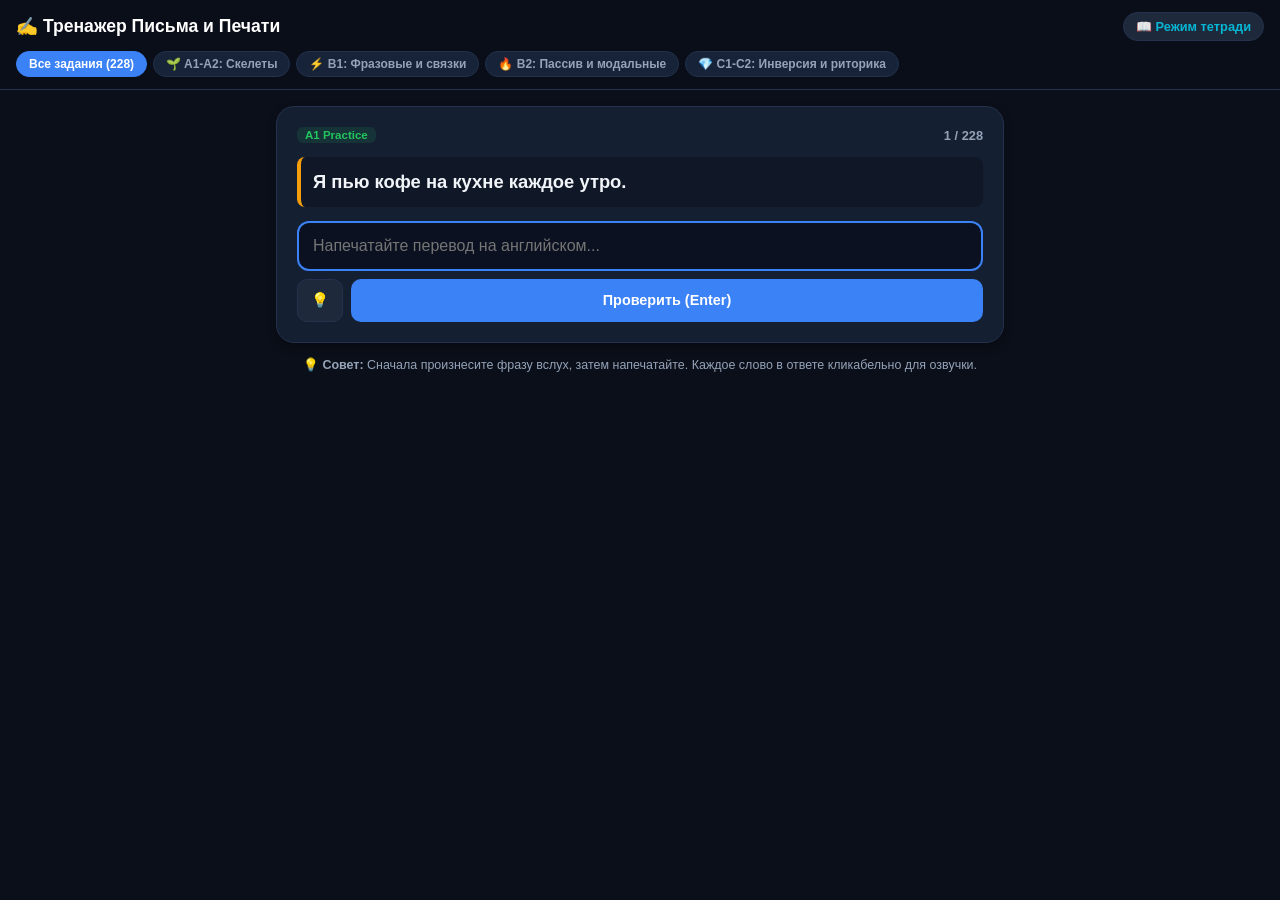
<file: reng.html>
﻿<!DOCTYPE html>
<html lang="ru">
<head>
    <meta charset="UTF-8">
    <meta name="viewport" content="width=device-width, initial-scale=1.0, maximum-scale=1.0, user-scalable=no">
    <title>Тренажер активного письма и печати</title>
    
    <!-- Подключение единой дизайн-системы и Telegram SDK -->
    <link rel="stylesheet" href="theme.css">
    <script src="https://telegram.org/js/telegram-web-app.js"></script>
    <script src="tma-bridge.js"></script>

    <style>
        /* Специфические стили тренажера письма */
        body {
            min-height: 100vh;
            height: auto;
            overflow-y: auto;
            padding-bottom: calc(60px + var(--sa-b));
        }

        .top-panel {
            position: sticky;
            top: 0;
            background: rgba(11, 15, 25, 0.95);
            backdrop-filter: blur(12px);
            border-bottom: 1px solid var(--card-border);
            padding: calc(12px + var(--sa-t)) calc(16px + var(--sa-r)) 10px calc(16px + var(--sa-l));
            z-index: 100;
            display: flex;
            flex-direction: column;
            gap: 10px;
        }

        .header-row {
            display: flex;
            justify-content: space-between;
            align-items: center;
        }

        .app-title {
            font-size: 1.1rem;
            font-weight: 800;
            color: #fff;
            display: flex;
            align-items: center;
            gap: 8px;
        }

        .view-toggle-btn {
            background: #1e293b;
            border: 1px solid var(--card-border);
            color: var(--cyan);
            font-weight: 700;
            font-size: 0.8rem;
            padding: 6px 12px;
            border-radius: 20px;
            cursor: pointer;
        }

        .filter-scroll {
            display: flex;
            gap: 6px;
            overflow-x: auto;
            padding-bottom: 2px;
        }
        .filter-scroll::-webkit-scrollbar { display: none; }

        .filter-chip {
            padding: 5px 12px;
            background: #172338;
            border: 1px solid var(--card-border);
            border-radius: 16px;
            font-size: 0.75rem;
            font-weight: 700;
            color: var(--text-muted);
            white-space: nowrap;
            cursor: pointer;
            transition: all 0.15s;
        }
        .filter-chip.active {
            background: var(--primary);
            color: #fff;
            border-color: var(--primary);
        }

        .drill-card {
            background: var(--card-bg);
            border: 1px solid var(--card-border);
            border-radius: 18px;
            padding: 20px;
            box-shadow: 0 4px 10px rgba(0,0,0,0.3);
            display: flex;
            flex-direction: column;
            gap: 14px;
        }

        .russian-prompt {
            font-size: 1.15rem;
            font-weight: 700;
            color: #f1f5f9;
            line-height: 1.4;
            padding: 12px;
            background: rgba(0,0,0,0.25);
            border-left: 4px solid var(--gold);
            border-radius: 8px;
        }

        .hint-block {
            font-size: 0.8rem;
            color: #cbd5e1;
            background: rgba(148, 163, 184, 0.1);
            padding: 8px 12px;
            border-radius: 8px;
            font-family: ui-monospace, Consolas, monospace;
            display: none;
        }

        .user-input {
            width: 100%;
            background: #0b1120;
            border: 2px solid var(--card-border);
            color: #fff;
            padding: 14px;
            border-radius: 12px;
            font-size: 16px;
            outline: none;
            transition: border-color 0.2s;
        }
        .user-input:focus { border-color: var(--primary); }

        .action-buttons {
            display: flex;
            gap: 8px;
        }

        .btn {
            flex: 1;
            padding: 12px;
            border-radius: 10px;
            border: none;
            font-size: 0.9rem;
            font-weight: 700;
            cursor: pointer;
            transition: opacity 0.15s;
        }
        .btn:active { opacity: 0.85; }

        .btn-check { background: var(--primary); color: #fff; }
        .btn-hint { background: #1e293b; color: var(--text-muted); border: 1px solid var(--card-border); flex: 0 0 46px; }
        .btn-next { background: var(--pos); color: #0f172a; display: none; }

        .feedback-box {
            display: none;
            flex-direction: column;
            gap: 8px;
            padding: 12px;
            border-radius: 10px;
        }
        .feedback-success { background: var(--pos-bg); border: 1px solid var(--pos); }
        .feedback-diff { background: var(--gold-bg); border: 1px solid var(--gold); }

        .notebook-item {
            background: var(--card-bg);
            border: 1px solid var(--card-border);
            border-radius: 12px;
            padding: 14px;
            display: flex;
            flex-direction: column;
            gap: 8px;
        }

        .notebook-ru {
            font-size: 0.95rem;
            font-weight: 700;
            color: #f8fafc;
        }

        .notebook-en {
            font-size: 0.9rem;
            color: #60a5fa;
            font-weight: 600;
            display: none;
            background: rgba(0,0,0,0.25);
            padding: 8px;
            border-radius: 6px;
        }
    </style>
</head>
<body>

    <div class="top-panel">
        <div class="header-row">
            <div class="app-title">✍️ Тренажер Письма и Печати</div>
            <button class="view-toggle-btn" id="viewToggleBtn" onclick="toggleViewMode()">📖 Режим тетради</button>
        </div>

        <div class="filter-scroll">
            <div class="filter-chip active" onclick="setCategory('all', this)">Все задания (228)</div>
            <div class="filter-chip" onclick="setCategory('a1_a2', this)">🌱 A1-A2: Скелеты</div>
            <div class="filter-chip" onclick="setCategory('b1', this)">⚡ B1: Фразовые и связки</div>
            <div class="filter-chip" onclick="setCategory('b2', this)">🔥 B2: Пассив и модальные</div>
            <div class="filter-chip" onclick="setCategory('c1_c2', this)">💎 C1-C2: Инверсия и риторика</div>
        </div>
    </div>

    <div class="container" style="max-width: 760px; margin: 0 auto; padding: 16px;">

        <!-- DRILL MODE (SINGLE INTERACTIVE CARD) -->
        <div id="drillView">
            <div class="drill-card">
                <div style="display: flex; justify-content: space-between; align-items: center;">
                    <span id="levelBadge" style="font-size: 0.72rem; font-weight: 800; padding: 2px 8px; border-radius: 6px;">B2 Practice</span>
                    <span id="drillCounter" style="font-size: 0.8rem; color: var(--text-muted); font-weight: 700;">1 / 50</span>
                </div>

                <div class="russian-prompt" id="promptRu">
                    Загрузка задания...
                </div>

                <div class="hint-block" id="hintBox">
                    Подсказка по скелету: <span id="hintText">...</span>
                </div>

                <div style="display: flex; flex-direction: column; gap: 8px;">
                    <input type="text" id="userTextInput" class="user-input" placeholder="Напечатайте перевод на английском..." autocomplete="off" autocorrect="off" autocapitalize="off" spellcheck="false">
                    
                    <div class="action-buttons">
                        <button class="btn btn-hint" title="Показать подсказку по скелету" onclick="toggleHint()">💡</button>
                        <button class="btn btn-check" id="btnCheck" onclick="checkAnswer()">Проверить (Enter)</button>
                        <button class="btn btn-next" id="btnNext" onclick="nextCard()">Следующее →</button>
                    </div>
                </div>

                <div class="feedback-box" id="feedbackBox">
                    <div id="feedbackTitle" style="font-size: 0.85rem; font-weight: 800;"></div>
                    <div id="targetSentenceContainer" style="font-size: 1.05rem; font-weight: 700; line-height: 1.4; display: flex; align-items: center; gap: 8px; flex-wrap: wrap;"></div>
                    <div id="grammarExplanation" style="font-size: 0.78rem; color: var(--text-muted); border-top: 1px solid rgba(255,255,255,0.1); padding-top: 6px;"></div>
                </div>
            </div>

            <div style="margin-top: 14px; font-size: 0.78rem; color: var(--text-muted); text-align: center;">
                💡 <b>Совет:</b> Сначала произнесите фразу вслух, затем напечатайте. Каждое слово в ответе кликабельно для озвучки.
            </div>
        </div>

        <!-- NOTEBOOK CHECKLIST MODE -->
        <div id="notebookView" style="display: none; flex-direction: column; gap: 12px;">
            <div style="background: var(--gold-bg); border: 1px solid var(--gold); padding: 12px; border-radius: 12px; margin-bottom: 12px; font-size: 0.85rem; color: #fde68a;">
                📝 <b>Режим письма в тетради:</b> Положите телефон рядом, возьмите ручку и напишите перевод этих предложений в тетрадь. После этого нажмите кнопку проверки под каждым заданием для сверки!
            </div>
            <div id="notebookListContainer" style="display: flex; flex-direction: column; gap: 12px;"></div>
        </div>

    </div>

    <script>
        // 1. БАЗОВЫЙ НАБОР ЗАДАНИЙ (28 ШТУК)
        const DRILLS = [
            {
                cat: 'a1_a2', lvl: 'A1', badgeBg: 'var(--pos-bg)', badgeColor: 'var(--pos)',
                ru: 'Я пью кофе на кухне каждое утро.',
                en: 'I drink coffee in the kitchen every morning.',
                skeleton: '[КТО] + [ДЕЙСТВИЕ] + [ЧТО] + [ГДЕ] + [КОГДА]',
                exp: 'Золотое правило фиксированного порядка слов: Кто + Действие + Что + Где + Когда.'
            },
            {
                cat: 'a1_a2', lvl: 'A1', badgeBg: 'var(--pos-bg)', badgeColor: 'var(--pos)',
                ru: 'Ты был занят вчера вечером?',
                en: 'Were you busy yesterday evening?',
                skeleton: 'Were + [КТО] + [КАКОЙ] + [КОГДА]?',
                exp: 'Вопрос с глаголом TO BE в прошлом для местоимения You.'
            },
            {
                cat: 'a1_a2', lvl: 'A2', badgeBg: 'var(--pos-bg)', badgeColor: 'var(--pos)',
                ru: 'Он не собирается покупать эту старую машину.',
                en: 'He is not going to buy this old car.',
                skeleton: '[КТО] + is not going to + [ГЛАГОЛ]',
                exp: 'Конструкция to be going to для выражения заранее запланированного намерения.'
            },
            {
                cat: 'a1_a2', lvl: 'A2', badgeBg: 'var(--pos-bg)', badgeColor: 'var(--pos)',
                ru: 'Она работает здесь уже три года.',
                en: 'She has worked here for three years.',
                skeleton: '[КТО] + has + [V3/ed] + for [период]',
                exp: 'Present Perfect для действия, начавшегося в прошлом и продолжающегося сейчас.'
            },
            {
                cat: 'b1', lvl: 'B1', badgeBg: 'var(--primary-bg)', badgeColor: 'var(--primary)',
                ru: 'Я встречу тебя в пятницу в 6 вечера.',
                en: 'I will meet you on Friday at 6 pm.',
                skeleton: 'will meet + ON [день] + AT [время]',
                exp: 'Предлог ON для дней недели, предлог AT для точного часа.'
            },
            {
                cat: 'b1', lvl: 'B1', badgeBg: 'var(--primary-bg)', badgeColor: 'var(--primary)',
                ru: 'Они решили отменить сегодняшнюю встречу.',
                en: 'They decided to call off today\'s meeting.',
                skeleton: 'decided to + CALL OFF (фразовый глагол)',
                exp: 'Фразовый глагол CALL OFF означает "отменить". После decide всегда идет инфинитив с TO.'
            },
            {
                cat: 'b1', lvl: 'B1', badgeBg: 'var(--primary-bg)', badgeColor: 'var(--primary)',
                ru: 'Я очень устал, поэтому пошел спать пораньше.',
                en: 'I was very tired so I went to bed earlier.',
                skeleton: '[Факт 1] + SO + [Следствие]',
                exp: 'Связка SO выражает прямое логическое следствие ("поэтому / так что").'
            },
            {
                cat: 'b1', lvl: 'B1', badgeBg: 'var(--primary-bg)', badgeColor: 'var(--primary)',
                ru: 'Можешь сделать мне быстрое одолжение?',
                en: 'Can you do me a quick favor?',
                skeleton: 'DO someone a favor (коллокация с DO)',
                exp: 'С одолжениями ВСЕГДА используется глагол DO, а не MAKE!'
            },
            {
                cat: 'b1', lvl: 'B1', badgeBg: 'var(--primary-bg)', badgeColor: 'var(--primary)',
                ru: 'Я наконец-то понял, как решить эту проблему.',
                en: 'I finally figured out how to solve this problem.',
                skeleton: 'finally + FIGURED OUT + how to...',
                exp: 'Фразовый глагол FIGURE OUT = "разобраться, допереть своим умом".'
            },
            {
                cat: 'b1', lvl: 'B1', badgeBg: 'var(--primary-bg)', badgeColor: 'var(--primary)',
                ru: 'Честно говоря, это зависит от погоды завтра.',
                en: 'To be honest it depends on the weather tomorrow.',
                skeleton: 'TO BE HONEST + it depends on...',
                exp: 'Разговорный филлер To be honest + управление глагола DEPEND ON (зависеть от).'
            },
            {
                cat: 'b1', lvl: 'B1', badgeBg: 'var(--primary-bg)', badgeColor: 'var(--primary)',
                ru: 'Мне действительно нравится изучать иностранные языки.',
                en: 'I really enjoy learning foreign languages.',
                skeleton: 'enjoy + [ГЛАГОЛ-ing]',
                exp: 'После enjoy ВСЕГДА идет герундий (-ing), говорить "enjoy to learn" — грубая ошибка.'
            },
            {
                cat: 'b2', lvl: 'B2', badgeBg: 'var(--gold-bg)', badgeColor: 'var(--gold)',
                ru: 'Мне следовало предупредить тебя об этом заранее.',
                en: 'I should have warned you about this in advance.',
                skeleton: 'SHOULD HAVE + [V3]',
                exp: 'Сожаление о прошлом: "надо было сделать, а я не сделал".'
            },
            {
                cat: 'b2', lvl: 'B2', badgeBg: 'var(--gold-bg)', badgeColor: 'var(--gold)',
                ru: 'Он не мог отправить эти деньги (это исключено).',
                en: 'He could not have sent that money.',
                skeleton: 'COULD NOT HAVE + [V3]',
                exp: 'Прошедшая модальная дедукция: 100% уверенность в невозможности события.'
            },
            {
                cat: 'b2', lvl: 'B2', badgeBg: 'var(--gold-bg)', badgeColor: 'var(--gold)',
                ru: 'Несмотря на сильный дождь, мы пошли на долгую прогулку.',
                en: 'Despite the heavy rain we went for a long walk.',
                skeleton: 'DESPITE + [существительное без предлогов]',
                exp: 'После Despite предлог OF НЕ ставится! Либо Despite the rain, либо In spite of the rain.'
            },
            {
                cat: 'b2', lvl: 'B2', badgeBg: 'var(--gold-bg)', badgeColor: 'var(--gold)',
                ru: 'Раньше я жил один, но сейчас я привык жить с семьей.',
                en: 'I used to live alone but now I am used to living with family.',
                skeleton: 'USED TO [V1] ... AM USED TO [V-ing]',
                exp: 'Used to live = прошлая привычка; am used to living = текущая адаптированность.'
            },
            {
                cat: 'b2', lvl: 'B2', badgeBg: 'var(--gold-bg)', badgeColor: 'var(--gold)',
                ru: 'Жаль, что я не знал об этом правиле вчера.',
                en: 'I wish I had known about this rule yesterday.',
                skeleton: 'I WISH + [Had + V3]',
                exp: 'I wish о прошлом всегда требует формы Past Perfect (Had + 3 форма).'
            },
            {
                cat: 'b2', lvl: 'B2', badgeBg: 'var(--gold-bg)', badgeColor: 'var(--gold)',
                ru: 'Чем больше ты практикуешься, тем проще это становится.',
                en: 'The more you practice the easier it becomes.',
                skeleton: 'THE [сравнение 1] , THE [сравнение 2]',
                exp: 'Конструкция двойного сравнительного оборота "The more..., the easier...".'
            },
            {
                cat: 'b2', lvl: 'B2', badgeBg: 'var(--gold-bg)', badgeColor: 'var(--gold)',
                ru: 'То, что мне действительно нужно — это пара дней отдыха.',
                en: 'What I really need is a couple of days of rest.',
                skeleton: 'WHAT I [действие] IS...',
                exp: 'Cleft sentence (расщепленное предложение) для элегантного выделения главной сути.'
            },
            {
                cat: 'b2', lvl: 'B2', badgeBg: 'var(--gold-bg)', badgeColor: 'var(--gold)',
                ru: 'Он сказал мне, что позвонит мне на следующий день.',
                en: 'He told me that he would call me the next day.',
                skeleton: 'told me that + WOULD + call',
                exp: 'Косвенная речь: согласование времен превращает will в would.'
            },
            {
                cat: 'c1_c2', lvl: 'C1', badgeBg: 'var(--purple-bg)', badgeColor: 'var(--purple)',
                ru: 'Мы не только выполнили план, но и удвоили выручку.',
                en: 'Not only did we meet the target but we also doubled our revenue.',
                skeleton: 'NOT ONLY DID + [КТО] + [V1] , BUT ALSO...',
                exp: 'Инверсия с отрицательным оборотом: вспомогательный глагол DID идет перед подлежащим.'
            },
            {
                cat: 'c1_c2', lvl: 'C1', badgeBg: 'var(--purple-bg)', badgeColor: 'var(--purple)',
                ru: 'Ни при каких обстоятельствах мы не пойдем на компромисс.',
                en: 'Under no circumstances will we compromise.',
                skeleton: 'UNDER NO CIRCUMSTANCES WILL + [КТО]...',
                exp: 'Жесткая ораторская инверсия: волевой маркер WILL ставится перед WE.'
            },
            {
                cat: 'c1_c2', lvl: 'C1', badgeBg: 'var(--purple-bg)', badgeColor: 'var(--purple)',
                ru: 'Если бы я инвестировал тогда, я был бы богат сейчас.',
                en: 'If I had invested back then I would be rich now.',
                skeleton: 'If + [Had + V3] , would + [V1 сейчас]',
                exp: 'Mixed Conditional: причина в прошлом (Had invested) → результат сейчас (would be).'
            },
            {
                cat: 'c1_c2', lvl: 'C1', badgeBg: 'var(--purple-bg)', badgeColor: 'var(--purple)',
                ru: 'Я поручил своей юридической команде перепроверить весь договор.',
                en: 'I had my legal team review the entire contract.',
                skeleton: 'HAVE + [кого] + [V1 начальная форма]',
                exp: 'Каузативная конструкция делегирования задачи: have someone do something.'
            },
            {
                cat: 'c1_c2', lvl: 'C2', badgeBg: 'var(--purple-bg)', badgeColor: 'var(--purple)',
                ru: 'Крайне необходимо, чтобы каждый участник был проинформирован.',
                en: 'It is imperative that every participant be informed.',
                skeleton: 'It is imperative that + [кто] + BE (Subjunctive)',
                exp: 'Сослагательное наклонение (Subjunctive): глагол to be не меняется на is/was, а остается BE.'
            },
            {
                cat: 'c1_c2', lvl: 'C2', badgeBg: 'var(--purple-bg)', badgeColor: 'var(--purple)',
                ru: 'Как бы трудно это ни было, мы достигли своей цели.',
                en: 'Difficult though it was we achieved our goal.',
                skeleton: '[Adjective] + THOUGH IT WAS , [главная мысль]',
                exp: 'Стилистический фронтинг (Fronting) высшего литературного регистра C2.'
            },
            {
                cat: 'c1_c2', lvl: 'C2', badgeBg: 'var(--purple-bg)', badgeColor: 'var(--purple)',
                ru: 'Я и понятия не имел, что эта встреча изменит мою жизнь.',
                en: 'Little did I know that this meeting would change my life.',
                skeleton: 'LITTLE DID I KNOW that...',
                exp: 'Хрестоматийная идиоматическая инверсия рассказчика.'
            },
            {
                cat: 'c1_c2', lvl: 'C1', badgeBg: 'var(--purple-bg)', badgeColor: 'var(--purple)',
                ru: 'Оглядываясь назад, разворот стратегии был правильным решением.',
                en: 'In retrospect pivoting the strategy was the right decision.',
                skeleton: 'IN RETROSPECT , [Герундий в роли подлежащего]...',
                exp: 'Коннектор C1 In retrospect (в ретроспективе) + герундиальное подлежащее Pivoting.'
            },
            {
                cat: 'c1_c2', lvl: 'C2', badgeBg: 'var(--purple-bg)', badgeColor: 'var(--purple)',
                ru: 'Тем не менее, бездействие представляет куда большую опасность.',
                en: 'That being said inaction is far more dangerous.',
                skeleton: 'THAT BEING SAID , [подлежащее] is FAR more...',
                exp: 'Связка That being said (тем не менее / с учетом сказанного) + усилитель FAR more.'
            }
        ];

        // 2. ДОПОЛНИТЕЛЬНЫЙ БЛОК 1 (100 ШТУК)
        const EXTRA_DRILLS_PART_1 = [
            ['a1_a2', 'A1', 'Я живу в центре города со своим братом.', 'I live in the city center with my brother.', '[КТО] + live in... + with...', 'Порядок слов SVO: Подлежащее + сказуемое + дополнение.'],
            ['a1_a2', 'A1', 'Она не пьет чай по вечерам.', 'She does not drink tea in the evenings.', '[КТО] + does not + [V1]', 'Отрицание Present Simple для He/She/It через does not.'],
            ['a1_a2', 'A1', 'Где ты работаешь в настоящее время?', 'Where do you work at present?', 'Where + do + [КТО] + [V1]?', 'Специальный вопрос Q-A-S-V с вспомогательным do.'],
            ['a1_a2', 'A1', 'Мы были очень счастливы увидеть тебя вчера.', 'We were very happy to see you yesterday.', '[КТО] + were + happy to see...', 'Глагол TO BE в Past Simple для местоимения We (were).'],
            ['a1_a2', 'A1', 'Он вчера не пришел на работу.', 'He did not come to work yesterday.', '[КТО] + did not + [V1]', 'Отрицание в Past Simple: вспомогательный did not + начальная форма.'],
            ['a1_a2', 'A1', 'Ты позвонишь мне завтра утром?', 'Will you call me tomorrow morning?', 'Will + [КТО] + [V1]?', 'Вопрос во Future Simple для спонтанного решения или просьбы.'],
            ['a1_a2', 'A1', 'Я сейчас читаю очень интересную книгу.', 'I am reading a very interesting book right now.', '[КТО] + am + [V-ing]', 'Present Continuous: действие в момент речи.'],
            ['a1_a2', 'A1', 'Они не спят, они смотрят фильм.', 'They are not sleeping they are watching a movie.', '[КТО] + are not + [V-ing]', 'Отрицание и утверждение процесса в Present Continuous.'],
            ['a1_a2', 'A1', 'Ты когда-нибудь был в Париже?', 'Have you ever been to Paris?', 'Have + [КТО] + ever been to...?', 'Классический вопрос Present Perfect о жизненном опыте с предлогом TO.'],
            ['a1_a2', 'A1', 'Я уже закончил свою домашнюю работу.', 'I have already finished my homework.', '[КТО] + have already + [V3/ed]', 'Present Perfect с наречием already перед смысловым глаголом.'],
            ['a1_a2', 'A1', 'Она еще не видела этот новый фильм.', 'She has not seen this new movie yet.', '[КТО] + has not + [V3] + yet', 'Наречие yet ставится в самом конце отрицательного предложения.'],
            ['a1_a2', 'A1', 'Ты должен носить шлем здесь.', 'You must wear a helmet here.', '[КТО] + must + [V1]', 'Модальный глагол must выражает строгое обязательное правило.'],
            ['a1_a2', 'A1', 'Тебе следует спать как минимум восемь часов.', 'You should sleep at least eight hours.', '[КТО] + should + [V1]', 'Модальный глагол should выражает совет и рекомендацию.'],
            ['a1_a2', 'A1', 'Я могу плавать очень быстро.', 'I can swim very fast.', '[КТО] + can + [V1]', 'Модальный глагол can для физической способности.'],
            ['a1_a2', 'A2', 'Мой брат выше меня.', 'My brother is taller than me.', '[Сущ] + is + [прил-er] + than...', 'Сравнительная степень коротких прилагательных с суффиксом -er.'],
            ['a1_a2', 'A2', 'Это самый опасный район в городе.', 'This is the most dangerous district in the city.', 'the most + [длинное прил]', 'Превосходная степень для длинных прилагательных с the most.'],
            ['a1_a2', 'A2', 'У него есть машина, но он редко водит её.', 'He has a car but he rarely drives it.', '[КТО] + has... but + rarely + [V-s]', 'Наречие частоты rarely ставится перед смысловым глаголом.'],
            ['a1_a2', 'A2', 'Мы собираемся переехать в новый дом в следующем месяце.', 'We are going to move to a new house next month.', 'are going to + [V1]', 'To be going to для заранее спланированного действия.'],
            ['a1_a2', 'A2', 'Что ты делал вчера в семь вечера?', 'What were you doing yesterday at seven pm?', 'What were + [КТО] + [V-ing]?', 'Past Continuous для действия в точную точку времени в прошлом.'],
            ['a1_a2', 'A2', 'Когда я пришел домой, она готовила ужин.', 'When I came home she was cooking dinner.', 'When + Past Simple , Past Continuous', 'Короткое фоновое действие перебивает длинный процесс.'],
            ['a1_a2', 'A2', 'Если погода будет хорошей, мы пойдем на пляж.', 'If the weather is good we will go to the beach.', 'If + Present Simple , will + [V1]', 'First Conditional: в части с IF будущее время НЕ ставится.'],
            ['a1_a2', 'A2', 'Я встречу тебя на автобусной остановке.', 'I will meet you at the bus stop.', 'will meet + AT the bus stop', 'Предлог AT для конкретной точки в пространстве.'],
            ['a1_a2', 'A2', 'Ключи лежат на столе в гостиной.', 'The keys are on the table in the living room.', 'ON the table + IN the room', 'ON для поверхности стола, IN для объема комнаты.'],
            ['a1_a2', 'A2', 'Он родился в июле 1995 года.', 'He was born in July in nineteen ninety five.', 'was born + IN [месяц] + IN [год]', 'Предлог IN используется с месяцами и годами.'],
            ['a1_a2', 'A2', 'Мы обычно ездим за город по выходным.', 'We usually go out of town on weekends.', 'usually go... + ON weekends', 'Предлог ON для дней недели и выходных.'],
            ['a1_a2', 'A2', 'Ты вчера купил продукты в супермаркете?', 'Did you buy groceries at the supermarket yesterday?', 'Did + [КТО] + buy... + yesterday?', 'Вопрос в Past Simple с правильным порядком места и времени.'],
            ['a1_a2', 'A2', 'Она не рассказала мне свой секрет.', 'She did not tell me her secret.', '[КТО] + did not tell + [КОМУ]', 'Глагол tell требует прямого дополнения лица (tell me, tell him).'],
            ['a1_a2', 'A2', 'Я думаю, что завтра пойдет дождь.', 'I think it will rain tomorrow.', 'I think + it will rain...', 'Прогноз на будущее на основе личного мнения через will.'],
            ['a1_a2', 'A2', 'Эта комната намного светлее, чем та.', 'This room is much brighter than that one.', 'is much + [прил-er] + than...', 'Усилитель much перед сравнительной степенью (much brighter).'],
            ['a1_a2', 'A2', 'Он забыл закрыть входную дверь.', 'He forgot to close the front door.', 'forgot to + [V1]', 'Forget to do something = забыть сделать необходимое действие.'],
            ['a1_a2', 'A2', 'Я хочу показать тебе мои новые фотографии.', 'I want to show you my new photos.', 'want to + show + [КОМУ] + [ЧТО]', 'После want всегда идет частица to перед следующим глаголом.'],
            ['a1_a2', 'A2', 'Почему ты не позвонил мне вчера?', 'Why did not you call me yesterday?', 'Why did not + [КТО] + [V1]?', 'Отрицательный специальный вопрос в Past Simple.'],
            ['a1_a2', 'A2', 'Она часто оставляет телефон дома.', 'She often leaves her phone at home.', 'often leaves... AT home', 'Leaves с окончанием -s + устойчивый предлог at home.'],
            ['a1_a2', 'A2', 'Мы провели два часа в аэропорту.', 'We spent two hours at the airport.', 'spent [время] + AT the airport', 'Вторая форма неправильного глагола spend -> spent.'],
            ['a1_a2', 'A2', 'Ты можешь помочь мне донести эту тяжелую сумку?', 'Can you help me carry this heavy bag?', 'Can you help me + [V1]?', 'Просьба через can you help me без частицы to.'],
            ['a1_a2', 'A2', 'Я не знаю ответа на этот вопрос.', 'I do not know the answer to this question.', 'do not know + answer TO...', 'Существительное answer требует предлога TO (answer to the question).'],
            ['a1_a2', 'A2', 'Они уехали в отпуск две недели назад.', 'They went on vacation two weeks ago.', 'went on vacation + [время] ago', 'Маркер ago ставится строго после указания временного отрезка.'],
            ['a1_a2', 'A2', 'В этом ресторане всегда много людей.', 'There are always many people in this restaurant.', 'There are always + [сущ во мн.ч.]', 'Конструкция There is / There are для наличия объектов где-то.'],
            ['a1_a2', 'A2', 'Вчера на улице не было ветра.', 'There was no wind outside yesterday.', 'There was no + [неисчисляемое]', 'Отрицание наличия в прошлом через There was no.'],
            ['a1_a2', 'A2', 'Тебе не нужно приходить так рано.', 'You do not need to come so early.', 'do not need to + [V1]', 'Отсутствие необходимости в настоящем через do not need to.'],
            ['b1', 'B1', 'Нам нужно выяснить, где находится этот отель.', 'We need to find out where this hotel is located.', 'find out + where [сущ] is...', 'Фразовый глагол find out (выяснить) + косвенный порядок слов.'],
            ['b1', 'B1', 'Я продолжал работать, хотя чувствовал сильную усталость.', 'I went on working although I felt very tired.', 'went on + [V-ing] + although...', 'Go on doing = продолжать процесс. Связка although = хотя.'],
            ['b1', 'B1', 'Они решили отложить поездку до следующей весны.', 'They decided to put off the trip until next spring.', 'put off (фразовый глагол) + until...', 'Put off = откладывать на потом (синоним postpone).'],
            ['b1', 'B1', 'Не сдавайся, у тебя все получится.', 'Do not give up you will succeed.', 'give up (фразовый) + will succeed', 'Give up = капитулировать, бросать начатое.'],
            ['b1', 'B1', 'Оказалось, что он был прав с самого начала.', 'It turned out that he was right from the beginning.', 'It turned out that...', 'Устойчивая связка It turned out that = "оказалось, что".'],
            ['b1', 'B1', 'Я ищу свои ключи уже полчаса.', 'I have been looking for my keys for half an hour.', 'have been looking for + [период]', 'Present Perfect Continuous для действия, начавшегося в прошлом и длящегося до сих пор.'],
            ['b1', 'B1', 'Каждый человек имеет право совершить ошибку.', 'Everyone has the right to make a mistake.', 'make a mistake (коллокация с make)', 'С ошибками ВСЕГДА используется make a mistake, а не do.'],
            ['b1', 'B1', 'Он зарабатывает много денег, работая в сфере технологий.', 'He makes a lot of money working in tech.', 'makes a lot of money + [V-ing]', 'Зарабатывать деньги = make money, а не earn/do.'],
            ['b1', 'B1', 'Мы должны принять важное решение сегодня вечером.', 'We must make an important decision tonight.', 'make a decision (коллокация)', 'Принять решение = make a decision.'],
            ['b1', 'B1', 'Я сделаю все возможное, чтобы сдать этот экзамен.', 'I will do my best to pass this exam.', 'do my best (коллокация с do)', 'Сделать все возможное = do one\'s best.'],
            ['b1', 'B1', 'Вести бизнес с этой компанией очень безопасно.', 'Doing business with this company is very safe.', 'Doing business (герундий в роли подлежащего)', 'Вести дела/бизнес = do business.'],
            ['b1', 'B1', 'Он избегает разговоров о своих личных проблемах.', 'He avoids talking about his personal problems.', 'avoid + [V-ing]', 'Глагол avoid ВСЕГДА требует после себя герундия на -ing.'],
            ['b1', 'B1', 'Я предложил взять такси, чтобы не опоздать.', 'I suggested taking a taxi so as not to be late.', 'suggest + [V-ing]', 'После suggest никогда не ставится to! Всегда suggest doing.'],
            ['b1', 'B1', 'Она отказалась подписать этот подозрительный документ.', 'She refused to sign this suspicious document.', 'refused to + [V1]', 'После refuse всегда идет инфинитив с частицей to.'],
            ['b1', 'B1', 'Мы не можем позволить себе купить эту дорогую квартиру.', 'We cannot afford to buy this expensive apartment.', 'cannot afford to + [V1]', 'Afford to do = позволить себе финансово.'],
            ['b1', 'B1', 'Он пообещал вернуть долг в конце недели.', 'He promised to pay back the debt at the end of the week.', 'promised to + pay back...', 'Promise to do = обещать сделать.'],
            ['b1', 'B1', 'Честно говоря, этот фильм был довольно скучным.', 'To be honest this movie was quite boring.', 'To be honest (разговорный филлер)', 'Разговорная вводная конструкция для выражения искреннего мнения.'],
            ['b1', 'B1', 'Вообще-то, я уже встречался с ним раньше.', 'Actually I have already met him before.', 'Actually (филлер контраста)', 'Actually = на самом деле / вообще-то.'],
            ['b1', 'B1', 'Кстати, где ты нашел эту полезную статью?', 'By the way where did you find this useful article?', 'By the way + [вопрос]', 'By the way = между прочим / кстати.'],
            ['b1', 'B1', 'В этом предложении действительно есть логика.', 'That proposal really makes a lot of sense.', 'makes a lot of sense', 'Иметь смысл / быть логичным = make sense.'],
            ['b1', 'B1', 'Я сомневаюсь, что они согласятся на наши условия.', 'I doubt that they will agree to our terms.', 'I doubt that + will agree to...', 'Глагол doubt (сомневаться) + предлог agree TO.'],
            ['b1', 'B1', 'Я был истощен после долгой рабочей недели.', 'I was exhausted after the long work week.', 'exhausted (сильное прил вместо very tired)', 'Exhausted уже содержит смысл "крайне уставший".'],
            ['b1', 'B1', 'Это критически важно для нашего общего успеха.', 'This is crucial for our mutual success.', 'crucial (вместо very important)', 'Crucial = критически важный, решающий.'],
            ['b1', 'B1', 'Он очень упрямый и никогда не слушает советов.', 'He is very stubborn and never listens to advice.', 'stubborn + listens to advice', 'Advice в английском неисчисляемое (без артикля a).'],
            ['b1', 'B1', 'Нам нужен надежный человек для этого проекта.', 'We need a reliable person for this project.', 'reliable person', 'Reliable = надежный, верный.'],
            ['b1', 'B1', 'Они постоянно жалуются на высокую арендную плату.', 'They constantly complain about the high rent.', 'complain ABOUT...', 'Глагол complain требует предлога about.'],
            ['b1', 'B1', 'У нас строгий дедлайн на этой неделе.', 'We have a tight deadline this week.', 'tight deadline', 'Жесткий дедлайн в английском передается словом tight.'],
            ['b1', 'B1', 'Я завтра улетаю в Берлин в девять утра.', 'I am flying to Berlin tomorrow at nine am.', '[КТО] + am flying (Present Continuous для планов)', 'Present Continuous для зафиксированных в календаре планов.'],
            ['b1', 'B1', 'Пока я готовил обед, зазвонил телефон.', 'While I was cooking lunch the phone rang.', 'While + Past Continuous , Past Simple', 'While подчеркивает длительность процесса на фоне короткого звонка.'],
            ['b1', 'B1', 'Я не видел его с тех пор, как мы закончили университет.', 'I have not seen him since we graduated from university.', 'have not seen + SINCE [точка в прошлом]', 'Предлог since (с тех пор как) связывает Past Simple и Present Perfect.'],
            ['b1', 'B1', 'Он пришел домой вовремя, несмотря на плохую погоду.', 'He came home on time despite the bad weather.', 'came home on time + despite...', 'On time = точно по расписанию; In time = вовремя, к сроку.'],
            ['b1', 'B1', 'Вот почему я решил выучить английский язык.', 'That is why I decided to learn English.', 'That is why + [причина-следствие]', 'Конструкция That is why = "вот почему / именно поэтому".'],
            ['b1', 'B1', 'Я не уверен, смогу ли я прийти завтра.', 'I am not sure if I can come tomorrow.', 'not sure + IF (в значении "ли")', 'Союз if в придаточных изъяснительных переводится как русская частица "ли".'],
            ['b1', 'B1', 'Он побежал изо всех сил, чтобы успеть на поезд.', 'He ran as fast as possible in order to catch the train.', 'in order to + [V1]', 'In order to = "для того, чтобы" (целевой оборот).'],
            ['b1', 'B1', 'Этот экзамен был проще простого.', 'This exam was a piece of cake.', 'a piece of cake (идиома)', 'Идиома a piece of cake = проще простого, пара пустяков.'],
            ['b1', 'B1', 'Мы устали, давайте закругляться на сегодня.', 'We are tired let us call it a day.', 'call it a day (идиома)', 'Call it a day = закончить работу на сегодня.'],
            ['b1', 'B1', 'Она внезапно позвонила мне вчера ночью.', 'She called me out of the blue last night.', 'out of the blue (идиома)', 'Out of the blue = совершенно неожиданно, как снег на голову.'],
            ['b1', 'B1', 'Решать тебе, куда мы поедем ужинать.', 'It is up to you where we go for dinner.', 'It is up to you...', 'It is up to you = решение за тобой, тебе выбирать.'],
            ['b1', 'B1', 'С моей точки зрения, эта идея слишком рискованная.', 'From my point of view this idea is too risky.', 'From my point of view...', 'Вводная фраза для выражения мнения вместо частого I think.'],
            ['b1', 'B1', 'Нам необходимо взвесить все плюсы и минусы.', 'We need to weigh all the pros and cons.', 'weigh the pros and cons', 'Взвесить за и против = weigh the pros and cons.'],
            ['b1', 'B1', 'Я внезапно осознал, что оставил паспорт дома.', 'I suddenly realized that I had left my passport at home.', 'realized that I had left...', 'Past Perfect (had left) для действия, случившегося ДО момента осознания.'],
            ['b1', 'B1', 'Пожалуйста, напомни мне купить хлеб по дороге домой.', 'Please remind me to buy bread on the way home.', 'remind [кого] to + [V1]', 'Remind to do = напомнить сделать что-то.'],
            ['b1', 'B1', 'Я не ожидал встретить тебя в этом городе.', 'I did not expect to meet you in this city.', 'did not expect to + [V1]', 'Expect to do = ожидать / рассчитывать на что-то.'],
            ['b1', 'B1', 'Шторм нанес огромный ущерб побережью.', 'The storm did huge damage to the coast.', 'DID huge damage (коллокация)', 'С ущербом и вредом используется глагол DO: do damage / do harm.'],
            ['b1', 'B1', 'Ты должен приложить усилие, чтобы освоить этот навык.', 'You must make an effort to master this skill.', 'MAKE an effort (коллокация)', 'Приложить усилие = make an effort (с глаголом make!).'],
            ['b1', 'B1', 'Они пришли к согласию после долгих переговоров.', 'They reached an agreement after long negotiations.', 'reached an agreement', 'Прийти к соглашению = reach an agreement.'],
            ['b1', 'B1', 'Я привык пить кофе без сахара.', 'I am used to drinking coffee without sugar.', 'am used to + [V-ing]', 'Конструкция to be used to doing = иметь текущую привычку.'],
            ['b1', 'B1', 'Она отказалась комментировать эту ситуацию.', 'She refused to comment on this situation.', 'refused to comment ON...', 'Глагол comment требует предлога on (comment on).'],
            ['b1', 'B1', 'Это зависит не только от меня, но и от команды.', 'It depends not only on me but also on the team.', 'depends not only on... but also on...', 'Парный союз not only... but also... с одинаковыми предлогами.'],
            ['b1', 'B1', 'Мы провели исследование перед запуском продукта.', 'We did research before launching the product.', 'DID research (коллокация)', 'Проводить исследование = do research (не make research!).'],
            ['b2', 'B2', 'Тебе следовало сказать мне правду с самого начала.', 'You should have told me the truth from the beginning.', 'SHOULD HAVE + [V3]', 'Сожаление о прошлом действии другого человека.'],
            ['b2', 'B2', 'Они, должно быть, забыли выключить свет перед уходом.', 'They must have forgotten to turn off the lights before leaving.', 'MUST HAVE + [V3]', '99% логическая дедукция о случившемся в прошлом.'],
            ['b2', 'B2', 'Он не мог потратить все деньги за один день.', 'He could not have spent all the money in one day.', 'COULD NOT HAVE + [V3]', 'Уверенность в том, что действие в прошлом было физически невозможно.'],
            ['b2', 'B2', 'Ты мог бы предупредить меня, что задерживаешься!', 'You could have warned me that you were running late!', 'COULD HAVE + [V3]', 'Упрек: у человека была возможность сделать, но он этого не сделал.'],
            ['b2', 'B2', 'Зря мы купили столько еды, половина осталась.', 'We needn\'t have bought so much food half of it is left.', 'NEEDN\'T HAVE + [V3]', 'Действие совершено, но post factum оказалось совершенно ненужным.'],
            ['b2', 'B2', 'Решение было принято советом директоров вчера.', 'The decision was made by the board of directors yesterday.', 'was made (Past Simple Passive)', 'Пассивный залог: объект важнее того, кто совершил действие.'],
            ['b2', 'B2', 'Новый мост строится прямо сейчас в центре города.', 'A new bridge is being built right now in the city center.', 'is being built (Present Continuous Passive)', 'Пассивный залог в процессе: be + being + V3.'],
            ['b2', 'B2', 'Этот отчет уже был отправлен всем клиентам.', 'This report has already been sent to all clients.', 'has been sent (Present Perfect Passive)', 'Пассивный результат в настоящем: have/has been + V3.'],
            ['b2', 'B2', 'Машину починят к завтрашнему утру.', 'The car will be repaired by tomorrow morning.', 'will be repaired (Future Simple Passive)', 'Будущий пассив: will be + V3 + предлог дедлайна by.'],
            ['b2', 'B2', 'Английский язык преподается во всех школах страны.', 'English is taught in all schools across the country.', 'is taught (Present Simple Passive)', 'Пассивный факт/рутина: am/is/are + V3.']
        ];

        // 3. ДОПОЛНИТЕЛЬНЫЙ БЛОК 2 (100 ШТУК)
        const EXTRA_DRILLS_PART_2 = [
            ['b2', 'B2', 'Если бы у меня было больше времени, я бы выучил испанский.', 'If I had more time I would learn Spanish.', 'If + Past Simple , would + [V1]', 'Second Conditional: гипотетическое, нереальное условие в настоящем.'],
            ['b2', 'B2', 'На твоем месте я бы не стал подписывать этот договор.', 'If I were you I would not sign this contract.', 'If I were you , would not + [V1]', 'Классический совет через форму сослагательного наклонения were.'],
            ['b2', 'B2', 'Если бы ты позвонил мне вчера, я бы помог тебе.', 'If you had called me yesterday I would have helped you.', 'If + [Had + V3] , would have + [V3]', 'Third Conditional: полностью нереальное условие в прошлом (поезд ушел).'],
            ['b2', 'B2', 'Жаль, что я не умею играть на гитаре.', 'I wish I could play the guitar.', 'I wish I could + [V1]', 'Wish о текущей неспособности что-то сделать.'],
            ['b2', 'B2', 'Жаль, что мы не послушали совет эксперта.', 'I wish we had listened to the expert\'s advice.', 'I wish + [Had + V3]', 'Wish о прошлой фатальной ошибке.'],
            ['b2', 'B2', 'Хоть бы ты перестал шуметь в этой комнате!', 'I wish you would stop making noise in this room!', 'I wish you WOULD + [V1]', 'Wish с would выражает сильное раздражение чужим поведением.'],
            ['b2', 'B2', 'Раньше я ненавидел оливки, а теперь они мне нравятся.', 'I used to hate olives but now I like them.', 'used to + [V1] ... but now...', 'Used to для прошлых вкусов и состояний, которые изменились.'],
            ['b2', 'B2', 'Мне потребовалось два месяца, чтобы привыкнуть к левостороннему движению.', 'It took me two months to get used to driving on the left.', 'got used to + [V-ing]', 'Get used to doing = процесс привыкания и адаптации к новой среде.'],
            ['b2', 'B2', 'Ты ведь знаешь его сестру, не так ли?', 'You know his sister don\'t you?', 'Утверждение (+) , don\'t you (?)', 'Разделительный вопрос Tag Question с противоположным знаком.'],
            ['b2', 'B2', 'Они ведь не поехали в горы, правда?', 'They didn\'t go to the mountains did they?', 'Отрицание (-) , did they (?)', 'Tag Question с отрицательным началом и положительным хвостиком.'],
            ['b2', 'B2', 'Давай сделаем перерыв, а?', 'Let\'s take a short break shall we?', 'Let\'s... , SHALL WE (?)', 'Специальный хвостик shall we используется только с формой Let\'s.'],
            ['b2', 'B2', 'Я ведь прав, не так ли?', 'I am right aren\'t I?', 'I am... , AREN\'T I (?)', 'Уникальное исключение: для I am разделительный хвостик всегда aren\'t I.'],
            ['b2', 'B2', 'Чем раньше мы начнем, тем быстрее закончим проект.', 'The sooner we start the faster we will finish the project.', 'The [er] , the [er]', 'Формула двойного сравнения с короткими наречиями sooner / faster.'],
            ['b2', 'B2', 'Этот автомобиль намного дороже, но гораздо надежнее.', 'This car is way more expensive but far more reliable.', 'way more... far more...', 'Разговорные усилители сравнительной степени: way more и far more.'],
            ['b2', 'B2', 'То, что поразило меня больше всего — это его спокойствие.', 'What struck me most was his complete calmness.', 'WHAT [действие] WAS [сущ]', 'Cleft sentence для акцентирования внимания на эмоции или факте.'],
            ['b2', 'B2', 'Все, что мы просим — это справедливые условия труда.', 'All we ask for is fair working conditions.', 'ALL [мы делаем] IS...', 'Cleft sentence со словом ALL = "все, что нам нужно / все, чего мы просим".'],
            ['b2', 'B2', 'Он сказал мне, что не сможет прийти на встречу.', 'He told me that he would not be able to come to the meeting.', 'told me that he WOULD not be able to...', 'Согласование времен: can не может остаться, переходит в would be able to.'],
            ['b2', 'B2', 'Она спросила меня, где я купил этот ноутбук.', 'She asked me where I had bought that laptop.', 'asked me WHERE I had bought...', 'Косвенный вопрос: прямой порядок слов и сдвиг времени в Past Perfect.'],
            ['b2', 'B2', 'Я встретил женщину, чей сын учится со мной.', 'I met a woman whose son studies with me.', 'whose [существительное]', 'Относительное местоимение whose указывает на принадлежность ("чей").'],
            ['b2', 'B2', 'Он потерял паспорт, что задержало всю группу.', 'He lost his passport which delayed the whole group.', '..., which [глагол]', 'Which после запятой относится ко всей предыдущей ситуации целиком.'],
            ['b2', 'B2', 'Человек, с которым я вел переговоры, был очень вежлив.', 'The person with whom I negotiated was very polite.', 'with WHOM (формальный стиль)', 'Whom используется после предлогов в формальном контексте.'],
            ['b2', 'B2', 'Несмотря на то, что у него не было опыта, его наняли.', 'Although he lacked experience he was hired.', 'Although + [полноценное предложение]', 'Although требует после себя полноценной грамматической основы.'],
            ['b2', 'B2', 'Он не пришел на работу по причине внезапной болезни.', 'He did not come to work due to a sudden illness.', 'due to + [существительное]', 'Due to = по причине / вследствие чего-то.'],
            ['b2', 'B2', 'Я предпочитаю читать книги, в то время как мой брат смотрит телевизор.', 'I prefer reading books whereas my brother watches TV.', '..., whereas [контраст]', 'Whereas используется для демонстрации резкого контраста фактов.'],
            ['b2', 'B2', 'Закончив презентацию, он ответил на все вопросы.', 'Having finished the presentation he answered all questions.', 'Having + [V3] , [действие в прошлом]', 'Перфектное деепричастие: действие 1 завершилось до действия 2.'],
            ['b2', 'B2', 'Слушая этот подкаст, я записал несколько отличных идей.', 'Listening to this podcast I wrote down several great ideas.', '[V-ing] , [действие в прошлом]', 'Простое причастие настоящего времени для одновременных действий.'],
            ['b2', 'B2', 'Он ушел молча, не сказав ни единого слова.', 'He left quietly without saying a single word.', 'without + [V-ing]', 'После предлога without глагол ВСЕГДА стоит в форме герундия (-ing).'],
            ['b2', 'B2', 'Я с нетерпением жду встречи с вами на следующей неделе.', 'I am looking forward to meeting you next week.', 'look forward to + [V-ing]', 'В фразе look forward to частица to является предлогом, поэтому идет герундий!'],
            ['b2', 'B2', 'Нет смысла спорить с человеком, который не слушает.', 'There is no point in arguing with someone who does not listen.', 'There is no point in + [V-ing]', 'Устойчивая конструкция There is no point in doing = нет смысла делать.'],
            ['b2', 'B2', 'Я не мог не рассмеяться, когда услышал эту шутку.', 'I could not help laughing when I heard that joke.', 'could not help + [V-ing]', 'Идиома can\'t help doing = не мочь удержаться от какого-то действия.'],
            ['b2', 'B2', 'Эта книга определенно стоит того, чтобы её прочитать.', 'This book is definitely worth reading.', 'is worth + [V-ing]', 'Конструкция to be worth doing = стоить того, чтобы сделать.'],
            ['b2', 'B2', 'Он признал, что допустил серьезную ошибку в отчете.', 'He admitted making a serious mistake in the report.', 'admitted + [V-ing]', 'Глагол admit (признавать) управляет последующим герундием на -ing.'],
            ['b2', 'B2', 'Мы договорились встретиться у главного входа.', 'We agreed to meet near the main entrance.', 'agreed to + [V1]', 'Глагол agree требует инфинитива с частицей to.'],
            ['b2', 'B2', 'Он притворился, что не заметил меня в толпе.', 'He pretended not to notice me in the crowd.', 'pretended not to + [V1]', 'Отрицательный инфинитив: частица not ставится перед to notice.'],
            ['b2', 'B2', 'Я случайно наткнулся на старые фотографии на чердаке.', 'I came across some old photos in the attic.', 'came across (фразовый)', 'Фразовый глагол come across = случайно натолкнуться на вещь.'],
            ['b2', 'B2', 'Она очень похожа на свою мать по характеру.', 'She takes after her mother in character.', 'takes after (фразовый)', 'Take after = быть похожим на родственника внешне или характером.'],
            ['b2', 'B2', 'Наш старый автомобиль сломался прямо посреди шоссе.', 'Our old car broke down right in the middle of the highway.', 'broke down (фразовый)', 'Break down = ломаться (о механизмах, транспорте).'],
            ['b2', 'B2', 'Мы не ладим друг с другом из-за разных взглядов.', 'We do not get along with each other due to different views.', 'get along with (фразовый)', 'Get along with = ладить, находить общий язык с человеком.'],
            ['b2', 'B2', 'Он придумал гениальное решение этой проблемы.', 'He came up with an ingenious solution to this problem.', 'came up with (фразовый)', 'Come up with = сгенерировать мысль, выдать решение.'],
            ['b2', 'B2', 'Тебе нужно наверстать упущенный материал.', 'You need to catch up on the missed material.', 'catch up on (фразовый)', 'Catch up on = догонять, наверстывать упущенное.'],
            ['b2', 'B2', 'Она воспитывает двоих детей совершенно одна.', 'She is bringing up two children entirely on her own.', 'bringing up (фразовый)', 'Bring up = воспитывать детей.'],
            ['b2', 'B2', 'Я не могу смириться с таким неуважительным поведением.', 'I cannot put up with such disrespectful behavior.', 'put up with (фразовый)', 'Put up with = терпеть, мириться с неприятным.'],
            ['b2', 'B2', 'Они исчерпали все свои финансовые ресурсы.', 'They ran out of all their financial resources.', 'ran out of (фразовый)', 'Run out of = исчерпать запасы, когда что-то закончилось.'],
            ['b2', 'B2', 'Он неожиданно появился на вечеринке без приглашения.', 'He showed up at the party unexpectedly without an invitation.', 'showed up (фразовый)', 'Show up = явиться, объявиться на публике.'],
            ['b2', 'B2', 'Это мероприятие оказалось огромным успехом для всей команды.', 'This event turned out to be a massive success for the whole team.', 'turned out to be...', 'Turn out to be = оказаться в итоге.'],
            ['c1_c2', 'C1', 'Едва я вошел в здание, как сработала пожарная тревога.', 'Hardly had I entered the building when the fire alarm went off.', 'Hardly had I + [V3] + when...', 'Инверсия времени: вспомогательный had ставится перед подлежащим, союз when.'],
            ['c1_c2', 'C1', 'Редко когда один человек оказывал такое глубокое влияние на отрасль.', 'Seldom has one individual exerted such a profound influence on an industry.', 'Seldom has + [КТО] + [V3]...', 'Инверсия с отрицательным наречием seldom (редко когда).'],
            ['c1_c2', 'C1', 'Ни в коем случае нельзя передавать эти пароли третьим лицам.', 'On no account should these passwords be disclosed to third parties.', 'On no account should + [сущ] + be [V3]...', 'Инверсия категорического запрета: On no account should...'],
            ['c1_c2', 'C1', 'Только после тщательного анализа мы осознали масштаб угрозы.', 'Only after a thorough analysis did we realize the scale of the threat.', 'Only after... DID we realize...', 'Инверсия с оборотом Only after: вспомогательный did ставится перед we.'],
            ['c1_c2', 'C1', 'Если бы он не потерял наши ключевые данные, мы бы не работали в эти выходные.', 'If he had not lost our critical data we would not be working this weekend.', 'If + [Had + V3] , would not be [V-ing сейчас]', 'Mixed Conditional: действие в прошлом влечет непрерывный процесс в настоящем.'],
            ['c1_c2', 'C1', 'Будь она более внимательной к деталям, она бы заметила эту несостыковку.', 'Were she more attentive to detail she would have noticed this discrepancy.', 'Were [КТО]... , would have [V3]', 'Инверсия в условном предложении вместо If she were (звучит академично).'],
            ['c1_c2', 'C1', 'Если бы вы сообщили нам заранее, мы бы приняли соответствующие меры.', 'Had you informed us in advance we would have taken appropriate measures.', 'Had you [V3]... , would have [V3]', 'Инверсия вместо If you had informed (высший дипломатический стиль).'],
            ['c1_c2', 'C1', 'Я не совсем уверен, что данная стратегия является экономически целесообразной.', 'I am not entirely convinced that this strategy is economically viable.', 'I am not entirely convinced that...', 'Хеджирование: деликатное выражение сомнения вместо прямого "Your strategy is bad".'],
            ['c1_c2', 'C1', 'Возможно, имело место некоторое недопонимание относительно первоначальных сроков.', 'There may have been some misunderstanding regarding the original timeline.', 'There may have been... regarding...', 'Дипломатичное смягчение критики через модальную конструкцию may have been.'],
            ['c1_c2', 'C1', 'Было бы преждевременным делать окончательные выводы на данном этапе.', 'It would be premature to draw definitive conclusions at this stage.', 'It would be premature to...', 'Академический оборот вежливого предостережения от поспешных шагов.'],
            ['c1_c2', 'C1', 'Я убедил своего партнера пересмотреть финансовые условия сделки.', 'I got my partner to reconsider the financial terms of the deal.', 'GOT [кого] TO reconsider (каузатив)', 'Каузатив с глаголом GET требует обязательной частицы TO (get someone to do).'],
            ['c1_c2', 'C1', 'Мы организуем аудит всей системы независимыми экспертами.', 'We will have the whole system audited by independent experts.', 'have [что] AUDITED (каузативный пассив)', 'Have something done: поручить сторонним специалистам выполнить работу.'],
            ['c1_c2', 'C1', 'По слухам, генеральный директор планирует уйти в отставку в следующем квартале.', 'The chief executive is rumored to be stepping down next quarter.', '[КТО] + is rumored to be [V-ing]...', 'Сложная пассивная конструкция субъективного мнения (Personal Passive).'],
            ['c1_c2', 'C1', 'Считается, что искусственный интеллект кардинально трансформирует рынок труда.', 'Artificial intelligence is widely believed to transform the labor market fundamentally.', '[Сущ] + is widely believed to + [V1]', 'Широко признанное убеждение через пассив: is widely believed to do.'],
            ['c1_c2', 'C1', 'Совет директоров потребовал, чтобы финансовый директор подал в отставку.', 'The board demanded that the chief financial officer resign immediately.', 'demanded that [КТО] + RESIGN (Subjunctive)', 'Сослагательное наклонение: глагол resign стоит в базовой форме БЕЗ окончания -s.'],
            ['c1_c2', 'C1', 'Крайне важно, чтобы все меры предосторожности соблюдались неукоснительно.', 'It is essential that all safety precautions be strictly observed.', 'essential that [сущ] BE [V3] (Subjunctive)', 'Пассивный сабджанктив: форма be не спрягается в are/were, а остается BE.'],
            ['c1_c2', 'C1', 'Я настаиваю на том, чтобы каждый голос был учтен в протоколе.', 'I insist that every vote be counted in the official minutes.', 'insist that [сущ] BE counted', 'Формальный протокольный английский: insist that someone/something be.'],
            ['c1_c2', 'C1', 'Сколь бы убедительным ни казался его аргумент, доказательств все еще недостаточно.', 'Compelling though his argument may seem the evidence remains insufficient.', '[Adjective] + though [сущ] may seem...', 'Фронтинг прилагательного compelling для выражения уступки оппоненту.'],
            ['c1_c2', 'C1', 'Они и не подозревали о катастрофических последствиях своего решения.', 'Little did they suspect the catastrophic consequences of their decision.', 'Little did they suspect...', 'Художественная инверсия с little did: они совершенно не догадывались.'],
            ['c1_c2', 'C1', 'Учитывая текущую геополитическую обстановку, мы вынуждены пересмотреть цепочки поставок.', 'Given the current geopolitical landscape we are forced to realign our supply chains.', 'Given [существительное] , we...', 'Оборот Given that / Given = "принимая во внимание / с учетом чего-то".'],
            ['c1_c2', 'C1', 'Осознавая неотложность ситуации, руководство объявило чрезвычайное положение.', 'Recognizing the urgency of the situation management declared a state of emergency.', 'Recognizing [сущ] , [главная мысль]', 'Деепричастный оборот в роли причины: осознавая неотложность...'],
            ['c1_c2', 'C1', 'В свете новых открытий предыдущая гипотеза считается несостоятельной.', 'In the light of new findings the previous hypothesis is deemed invalid.', 'In the light of... is deemed...', 'Высокий регистр: In the light of (в свете) + is deemed (считается / признается).'],
            ['c1_c2', 'C1', 'Компания находится на грани банкротства из-за накопившихся долгов.', 'The company is on the verge of bankruptcy due to accumulated debts.', 'on the verge of [существительное]', 'Идиоматический предложный оборот On the verge of = "на волосок от / на грани".'],
            ['c1_c2', 'C1', 'Ради сохранения стабильности мы пошли на определенные уступки.', 'For the sake of maintaining stability we made certain concessions.', 'For the sake of [V-ing / сущ]', 'For the sake of = ради / во имя какой-то цели.'],
            ['c1_c2', 'C1', 'Касательно вашей недавней публикации, я хотел бы сделать одно уточнение.', 'With regard to your recent publication I would like to make a clarification.', 'With regard to [сущ]...', 'Официальный эквивалент слова about: With regard to / In regard to.'],
            ['c1_c2', 'C1', 'Все операции проводятся в строгом соответствии с действующим законодательством.', 'All operations are conducted in strict compliance with current legislation.', 'in strict compliance with...', 'Юридический оборот in compliance with = в соответствии с нормами/законом.'],
            ['c1_c2', 'C1', 'По большому счету, реформа оправдала возложенные на нее ожидания.', 'By and large the reform has lived up to expectations.', 'By and large + [главная мысль]', 'Бином By and large = по большому счету, в основном.'],
            ['c1_c2', 'C1', 'Любые успешные переговоры требуют взаимных уступок с обеих сторон.', 'Any successful negotiation requires a fair amount of give and take.', 'give and take (бином)', 'Неразрывный бином give and take = готовность к компромиссу и диалогу.'],
            ['c1_c2', 'C1', 'Они вернулись из экспедиции в целости и сохранности.', 'They returned from the perilous expedition safe and sound.', 'safe and sound (бином)', 'Устойчивая парная идиома safe and sound = невредимый, живой и здоровый.'],
            ['c1_c2', 'C1', 'Рано или поздно правда станет известна общественности.', 'Sooner or later the truth will become known to the public.', 'Sooner or later...', 'Бином Sooner or later = рано или поздно, неизбежно.'],
            ['c1_c2', 'C1', 'Его скептическое отношение было далеко не беспочвенным.', 'His skeptical attitude was not without foundation.', 'not without [сущ] (литота)', 'Литота: двойное отрицание not without для утверждения весомости причин.'],
            ['c1_c2', 'C1', 'Утверждать, что инфляция стабилизировалась — едва ли преувеличение.', 'To state that inflation has stabilized is hardly an exaggeration.', 'hardly an exaggeration (литота)', 'Сдержанная фигура речи: едва ли преувеличение = сущая правда.'],
            ['c1_c2', 'C1', 'Текущее состояние инфраструктуры оставляет желать лучшего.', 'The current state of infrastructure leaves much to be desired.', 'leaves much to be desired (идиома)', 'Элегантное английское преуменьшение: оставляет желать много лучшего.'],
            ['c1_c2', 'C1', 'Суть проблемы заключается в нехватке квалифицированных специалистов.', 'The crux of the matter lies in the shortage of qualified specialists.', 'The crux of the matter lies in...', 'Риторическая связка: The crux of the matter = самая суть / корень проблемы.'],
            ['c1_c2', 'C1', 'Как бы то ни было, мы обязаны продолжать реализацию утвержденного плана.', 'Be that as it may we are bound to continue implementing the approved plan.', 'Be that as it may , [мысль]', 'Коннектор высшего порядка: Be that as it may = как бы там ни было / тем не менее.'],
            ['c1_c2', 'C1', 'Несмотря на турбулентность на рынке, наши ключевые показатели устояли.', 'Notwithstanding market turbulence our core metrics remained resilient.', 'Notwithstanding [сущ]...', 'Академический синоним despite: Notwithstanding.'],
            ['c1_c2', 'C1', 'Оглядываясь назад, диверсификация наших активов оказалась спасительной.', 'In retrospect diversifying our portfolio proved to be our salvation.', 'In retrospect + [герундий]...', 'Ретроспективная связка: In retrospect (оглядываясь на прошлый опыт).'],
            ['c1_c2', 'C1', 'Принимая во внимание все обстоятельства, это наиболее рациональный выбор.', 'All things considered this is the most rational course of action.', 'All things considered , ...', 'Риторический финал монолога: с учетом всех факторов / взвесив всё.'],
            ['c1_c2', 'C1', 'Давайте не будем ходить вокруг да около и сразу перейдем к делу.', 'Let us not beat around the bush and cut straight to the chase.', 'cut straight to the chase (идиома)', 'Cut to the chase = перейти сразу к сути, опустив прелюдию.'],
            ['c1_c2', 'C1', 'Позвольте мне побыть в роли критика, чтобы выявить слабые места вашей гипотезы.', 'Allow me to play devil\'s advocate to expose the vulnerabilities of your hypothesis.', 'play devil\'s advocate', 'Play devil\'s advocate = намеренно оппонировать, проверяя концепцию на прочность.'],
            ['c1_c2', 'C2', 'Внедрение автоматизации привело к колоссальному росту производительности.', 'The implementation of automation resulted in an exponential increase in productivity.', 'The [Сущ] of [X] resulted in the [Сущ] of [Y]', 'Классическая C2-номинализация: абстрактные существительные вместо глаголов.'],
            ['c1_c2', 'C2', 'Стремительная деградация экосистем требует немедленного глобального вмешательства.', 'The rapid degradation of ecosystems necessitates immediate global intervention.', 'The [Сущ] necessitates [Сущ]', 'C2 синтаксис: существительное + глагол высокой логической связи (necessitates).'],
            ['c1_c2', 'C2', 'Вечно он оставляет важнейшие решения на последнюю минуту!', 'He will constantly leave crucial decisions until the eleventh hour!', '[КТО] + will constantly [V1]... at the eleventh hour', 'Will для упрямой раздражающей привычки + идиома the eleventh hour (последний момент).'],
            ['c1_c2', 'C2', 'Даже не смей подвергать сомнению авторитет научного консенсуса.', 'Don\'t you dare question the authority of the scientific consensus.', 'Don\'t you dare + [V1]', 'Категорический эмоциональный оборот с модальным dare.'],
            ['c1_c2', 'C2', 'Мы хотели бы инвестировать в проект, но нормативные ограничения не позволяют нам.', 'We would like to invest in the project but regulatory constraints prevent us from doing so.', '...prevent us from doing so (эллипсис)', 'Замена повторения глагольной группы конструкцией doing so.'],
            ['c1_c2', 'C2', 'Повлияет ли это на рентабельность? Я полагаю, что нет.', 'Will this affect profitability? I assume not.', 'I assume not (редукция целого суждения)', 'Отрицательная субституция через NOT вместо длинного "I assume it will not affect".'],
            ['c1_c2', 'C2', 'Если потребуется, мы готовы провести внеочередное заседание комитета.', 'If need be we are prepared to convene an extraordinary committee session.', 'If need be (устойчивый эллипсис)', 'Идиоматическое эллиптическое сокращение If need be = "если возникнет необходимость".'],
            ['c1_c2', 'C2', 'Вниз по спирали полетели котировки акций после публикации отчета.', 'Down tumbled the stock prices following the publication of the report.', 'Down + [глагол движения] + [подлежащее]', 'Пространственный фронтинг движения (Down tumbled the prices) для максимального драматизма.'],
            ['c1_c2', 'C2', 'Неотъемлемым элементом устойчивого лидерства является неподдельная эмпатия.', 'An indispensable component of sustainable leadership is genuine empathy.', 'An indispensable component of [X] is [Y]', 'Сверхточная академическая лексика уровня C2 (indispensable, genuine).'],
            ['c1_c2', 'C2', 'Такое вопиющее несоответствие ставит под угрозу весь исследовательский проект.', 'Such a blatant discrepancy jeopardizes the integrity of the entire research endeavor.', 'discrepancy jeopardizes...', 'Уровень C2: blatant discrepancy (вопиющее расхождение) + jeopardizes (ставит под угрозу).'],
            ['c1_c2', 'C2', 'Справедливости ради следует признать, что первоначальная гипотеза была небезупречна.', 'To be fair it must be acknowledged that the initial hypothesis was not flawless.', 'To be fair... it must be acknowledged that...', 'Безупречная форма уступки перед выдвижением контраргумента.'],
            ['c1_c2', 'C2', 'Его ораторское мастерство оказало неизгладимое впечатление на аудиторию.', 'His eloquent rhetoric left an indelible impression on the audience.', 'eloquent rhetoric... indelible impression', 'Стилистически выверенные коллокации C2: eloquent rhetoric, indelible impression.'],
            ['c1_c2', 'C2', 'Сложность задачи ни в коей мере не умаляет нашего энтузиазма.', 'The complexity of the task in no way diminishes our collective enthusiasm.', 'in no way diminishes...', 'Оборот in no way diminishes (ни в коей мере не принижает/не умаляет).'],
            ['c1_c2', 'C2', 'Вместо того чтобы спорить о деталях, давайте взглянем на картину в целом.', 'Rather than squabbling over trivialities let us look at the bigger picture.', 'squabbling over trivialities... bigger picture', 'Идиоматичная C2 речь: squabble over trivialities (грызться из-за мелочей).'],
            ['c1_c2', 'C2', 'Данное решение является квинтэссенцией многолетнего стратегического планирования.', 'This breakthrough serves as the quintessential manifestation of years of strategic planning.', 'the quintessential manifestation of...', 'Вершина лексического диапазона C2: quintessential manifestation (квинтэссенция проявления).']
        ];

        // АВТОМАТИЧЕСКАЯ РАСПАКОВКА И ДОБАВЛЕНИЕ В ОБЩИЙ ПУЛ ТРЕНАЖЕРА (ИТОГО 228 ЗАДАНИЙ)
        const bgMapHelper = {
            'a1_a2': ['var(--pos-bg)', 'var(--pos)'],
            'b1': ['var(--primary-bg)', 'var(--primary)'],
            'b2': ['var(--gold-bg)', 'var(--gold)'],
            'c1_c2': ['var(--purple-bg)', 'var(--purple)']
        };

        EXTRA_DRILLS_PART_1.forEach(d => {
            DRILLS.push({
                cat: d[0], lvl: d[1],
                badgeBg: bgMapHelper[d[0]][0], badgeColor: bgMapHelper[d[0]][1],
                ru: d[2], en: d[3], skeleton: d[4], exp: d[5]
            });
        });

        EXTRA_DRILLS_PART_2.forEach(d => {
            DRILLS.push({
                cat: d[0], lvl: d[1],
                badgeBg: bgMapHelper[d[0]][0], badgeColor: bgMapHelper[d[0]][1],
                ru: d[2], en: d[3], skeleton: d[4], exp: d[5]
            });
        });

        // ENGINE STATE
        let activeCategory = 'all';
        let currentFilteredList = [];
        let currentIndex = 0;
        let isNotebookView = false;

        function speakWord(word, el) {
            if (typeof TMABridge !== 'undefined') TMABridge.haptic('light');
            document.querySelectorAll('.word').forEach(w => w.classList.remove('speaking'));
            if (el) el.classList.add('speaking');
            const clean = word.replace(/[^a-zA-Z']/g, '');
            
            if (typeof TMABridge !== 'undefined' && TMABridge.speak) {
                TMABridge.speak(clean, 0.85, () => {
                    if (el) el.classList.remove('speaking');
                });
            }
        }

        function playWholePhrase(phrase) {
            if (typeof TMABridge !== 'undefined') TMABridge.haptic('light');
            if (typeof TMABridge !== 'undefined' && TMABridge.speak) {
                TMABridge.speak(phrase, 0.9);
            }
        }

        function filterData() {
            if (activeCategory === 'all') {
                currentFilteredList = [...DRILLS];
            } else {
                currentFilteredList = DRILLS.filter(d => d.cat === activeCategory);
            }
            currentIndex = 0;
        }

        function renderCurrentCard() {
            if (currentFilteredList.length === 0) return;
            const item = currentFilteredList[currentIndex];

            document.getElementById('promptRu').innerText = item.ru;
            document.getElementById('hintText').innerText = item.skeleton;
            document.getElementById('hintBox').style.display = 'none';

            const badge = document.getElementById('levelBadge');
            badge.innerText = `${item.lvl} Practice`;
            badge.style.background = item.badgeBg;
            badge.style.color = item.badgeColor;

            document.getElementById('drillCounter').innerText = `${currentIndex + 1} / ${currentFilteredList.length}`;

            // Reset Input & Feedback
            const input = document.getElementById('userTextInput');
            input.value = '';
            input.disabled = false;
            input.focus();

            document.getElementById('feedbackBox').style.display = 'none';
            document.getElementById('btnCheck').style.display = 'block';
            document.getElementById('btnNext').style.display = 'none';
        }

        function toggleHint() {
            if (typeof TMABridge !== 'undefined') TMABridge.haptic('light');
            const h = document.getElementById('hintBox');
            h.style.display = (h.style.display === 'none' || !h.style.display) ? 'block' : 'none';
        }

        function normalizeText(text) {
            return text
                .toLowerCase()
                .replace(/[.,\/#!$%\^&\*;:{}=\-_`~()?'"]/g, '')
                .replace(/\s+/g, ' ')
                .trim();
        }

        function checkAnswer() {
            const item = currentFilteredList[currentIndex];
            const userVal = document.getElementById('userTextInput').value;
            const normUser = normalizeText(userVal);
            const normTarget = normalizeText(item.en);

            const fbBox = document.getElementById('feedbackBox');
            const fbTitle = document.getElementById('feedbackTitle');
            const targetContainer = document.getElementById('targetSentenceContainer');
            const grammarExp = document.getElementById('grammarExplanation');

            fbBox.style.display = 'flex';

            if (normUser === normTarget) {
                if (typeof TMABridge !== 'undefined') TMABridge.haptic('medium');
                fbBox.className = 'feedback-box feedback-success';
                fbTitle.innerHTML = '🎉 Превосходно! Идеальный перевод и скелет.';
                fbTitle.style.color = 'var(--pos)';
            } else {
                if (typeof TMABridge !== 'undefined') TMABridge.haptic('light');
                fbBox.className = 'feedback-box feedback-diff';
                fbTitle.innerHTML = normUser.length === 0 ? '👀 Эталонный перевод:' : '⚠️ Сравните со своим вариантом:';
                fbTitle.style.color = 'var(--gold)';
            }

            const wordsHtml = item.en.split(' ').map(w => `<span class="word" onclick="speakWord('${w}', this)">${w}</span>`).join(' ');
            targetContainer.innerHTML = `
                <button class="audio-btn" onclick="playWholePhrase('${item.en.replace(/'/g, "\\'")}')">🔊</button>
                <div>${wordsHtml}</div>
            `;

            grammarExp.innerHTML = `<b>Скелет:</b> ${item.skeleton}<br><b>Разбор:</b> ${item.exp}`;

            playWholePhrase(item.en);

            document.getElementById('btnCheck').style.display = 'none';
            document.getElementById('btnNext').style.display = 'block';
        }

        function nextCard() {
            if (typeof TMABridge !== 'undefined') TMABridge.haptic('light');

            // Freemium Paywall: Первые 10 заданий (индексы 0..9) бесплатны. Начиная с 10 — проверка доступа!
            const nextIdx = currentIndex + 1;
            if (nextIdx >= 10 && typeof TMABridge !== 'undefined') {
                if (!TMABridge.checkDemoLimit(nextIdx, 10)) {
                    return; // Блокируем переход и показываем окно оплаты Stars
                }
            }

            if (currentIndex < currentFilteredList.length - 1) {
                currentIndex++;
            } else {
                currentIndex = 0;
            }
            renderCurrentCard();
        }

        document.getElementById('userTextInput').addEventListener('keydown', (e) => {
            if (e.key === 'Enter') {
                if (document.getElementById('btnCheck').style.display !== 'none') {
                    checkAnswer();
                } else {
                    nextCard();
                }
            }
        });

        function setCategory(cat, element) {
            if (typeof TMABridge !== 'undefined') TMABridge.haptic('light');
            activeCategory = cat;
            document.querySelectorAll('.filter-chip').forEach(c => c.classList.remove('active'));
            element.classList.add('active');
            filterData();
            if (!isNotebookView) {
                renderCurrentCard();
            } else {
                renderNotebookList();
            }
        }

        function toggleViewMode() {
            if (typeof TMABridge !== 'undefined') TMABridge.haptic('light');
            isNotebookView = !isNotebookView;
            const drillV = document.getElementById('drillView');
            const noteV = document.getElementById('notebookView');
            const btn = document.getElementById('viewToggleBtn');

            if (isNotebookView) {
                drillV.style.display = 'none';
                noteV.style.display = 'flex';
                btn.innerText = '⚡ Интерактивный тренажер';
                renderNotebookList();
            } else {
                drillV.style.display = 'block';
                noteV.style.display = 'none';
                btn.innerText = '📖 Режим тетради';
                renderCurrentCard();
            }
        }

        function renderNotebookList() {
            const container = document.getElementById('notebookListContainer');
            container.innerHTML = '';

            currentFilteredList.forEach((item, idx) => {
                const isLocked = idx >= 10 && (!TMABridge || !TMABridge.isPremiumUser());
                const row = document.createElement('div');
                row.className = 'notebook-item';
                row.innerHTML = `
                    <div style="display: flex; justify-content: space-between;">
                        <span style="font-size: 0.75rem; font-weight: 800; color: ${item.badgeColor};">${item.lvl} • Задание #${idx + 1} ${isLocked ? '🔒' : ''}</span>
                        <button style="background: none; border: none; color: var(--primary); font-size: 0.75rem; font-weight: 700; cursor: pointer;" onclick="toggleNotebookAnswer(${idx})">Сверить ответ ▼</button>
                    </div>
                    <div class="notebook-ru">${idx + 1}. ${item.ru}</div>
                    <div class="notebook-en" id="nbAns_${idx}">
                        <div style="display: flex; align-items: center; gap: 6px;">
                            <button class="audio-btn" onclick="playWholePhrase('${item.en.replace(/'/g, "\\'")}')">🔊</button>
                            <span>${item.en}</span>
                        </div>
                        <div style="font-size: 0.75rem; color: var(--text-muted); margin-top: 4px;">Скелет: ${item.skeleton}</div>
                    </div>
                `;
                container.appendChild(row);
            });
        }

        function toggleNotebookAnswer(idx) {
            // Freemium Paywall в режиме тетради
            if (idx >= 10 && typeof TMABridge !== 'undefined') {
                if (!TMABridge.checkDemoLimit(idx, 10)) {
                    return;
                }
            }

            if (typeof TMABridge !== 'undefined') TMABridge.haptic('light');
            const el = document.getElementById(`nbAns_${idx}`);
            el.style.display = (el.style.display === 'block') ? 'none' : 'block';
        }

        document.addEventListener('DOMContentLoaded', () => {
            filterData();
            renderCurrentCard();

            if (typeof TMABridge !== 'undefined') {
                TMABridge.setupBackButton('index.html');
            }
        });
    </script>
</body>
</html>
</file>
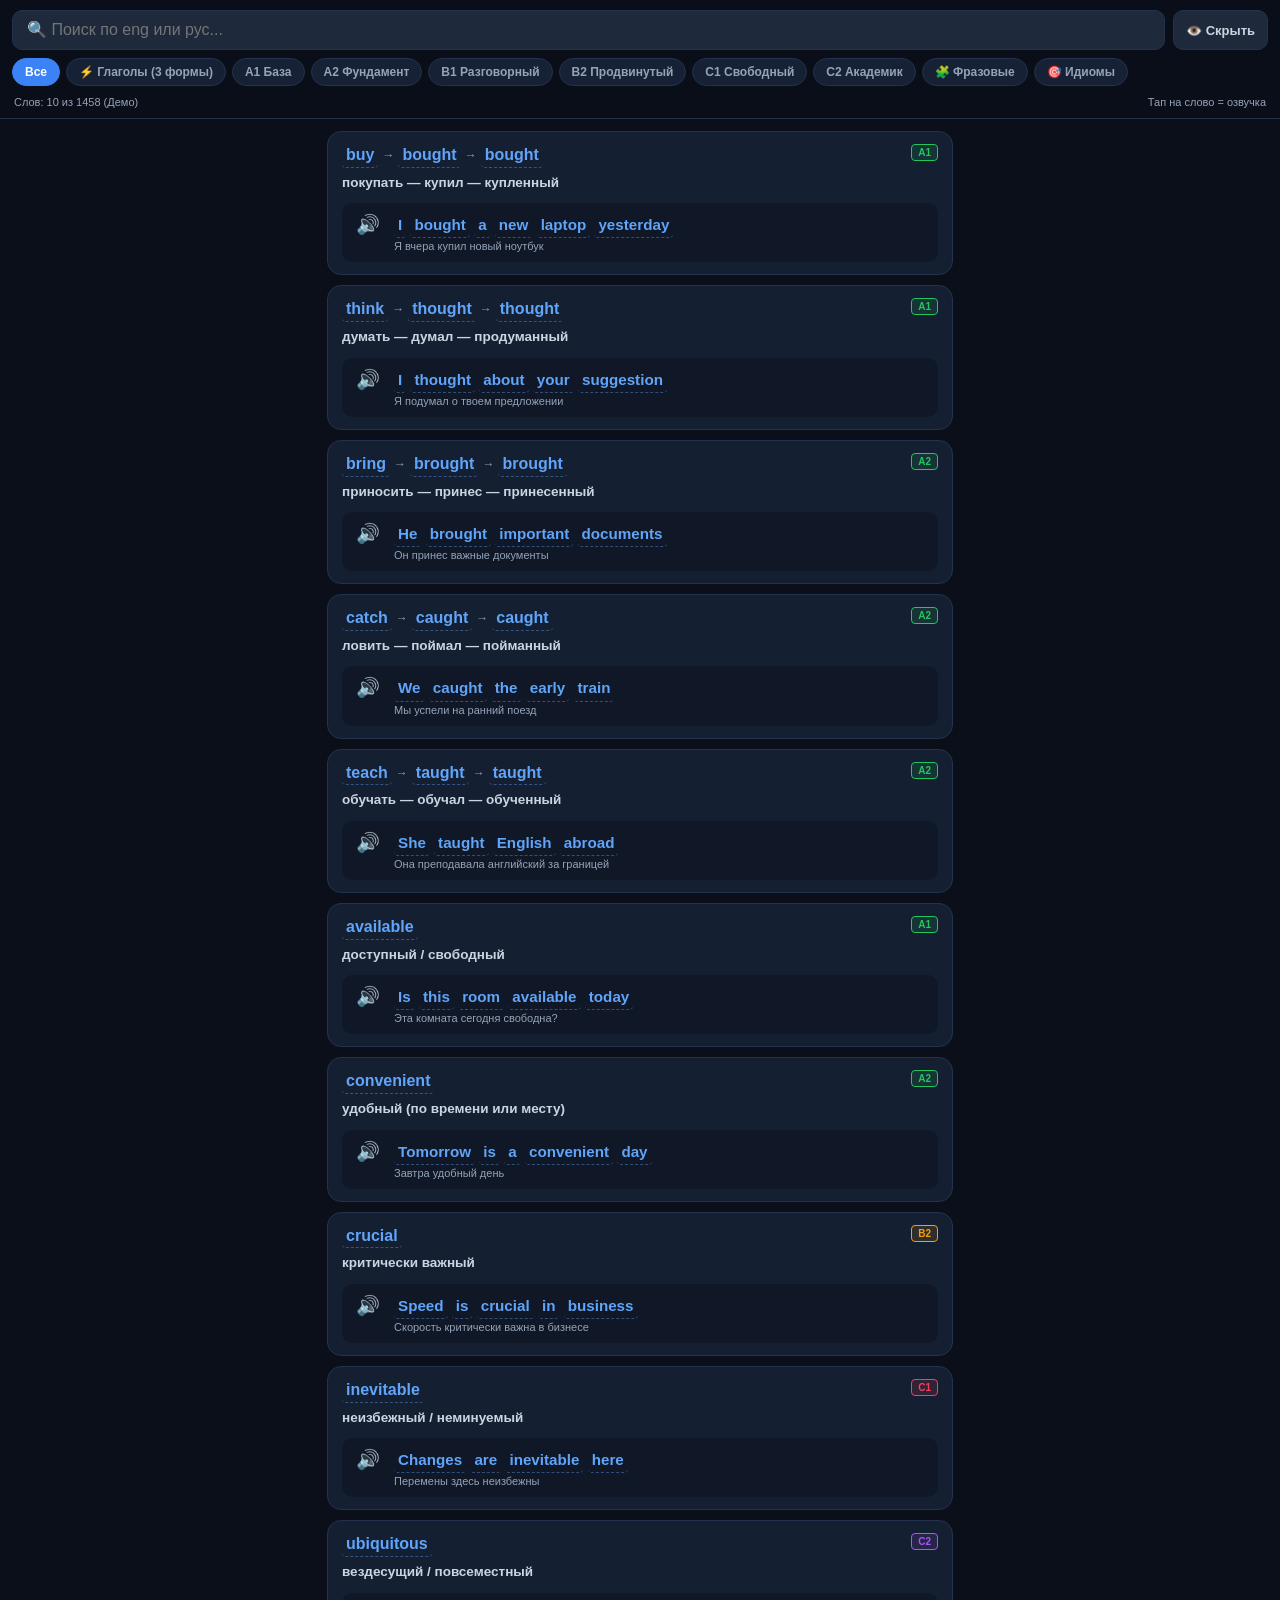
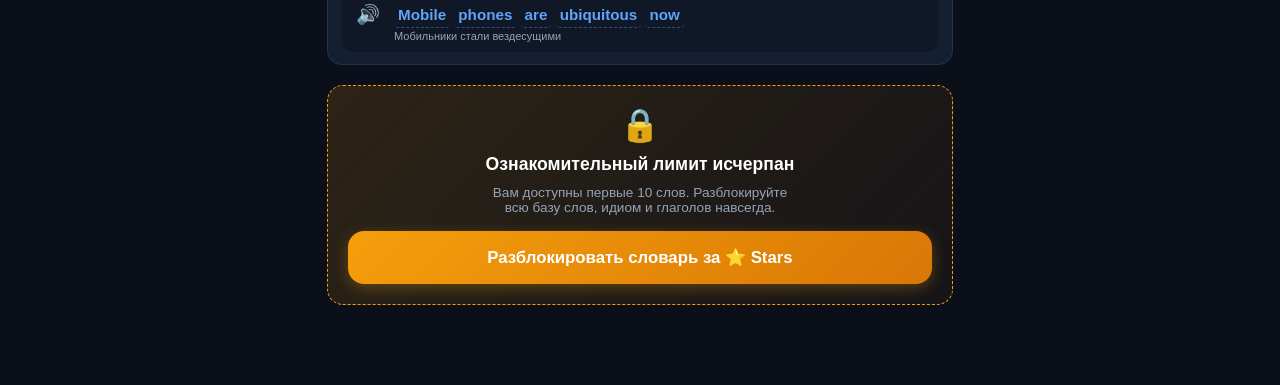
<file: weng.html>
<!DOCTYPE html>
<html lang="ru">
<head>
    <meta charset="UTF-8">
    <meta name="viewport" content="width=device-width, initial-scale=1.0, maximum-scale=1.0, user-scalable=no, viewport-fit=cover">
    <title>Оксфордский словарь 10k</title>
    
    <!-- Подключение единой дизайн-системы и Telegram SDK -->
    <link rel="stylesheet" href="theme.css">
    <script src="https://telegram.org/js/telegram-web-app.js"></script>
    <script src="tma-bridge.js"></script>

    <style>
        /* Специфические стили словаря и поискового интерфейса */
        body {
            height: auto;
            min-height: 100vh;
            overflow-y: auto;
            user-select: auto; /* Разрешаем выделение текста в словаре */
        }

        .header-wrap {
            position: -webkit-sticky;
            position: sticky;
            top: 0;
            background: rgba(11, 15, 25, 0.96);
            backdrop-filter: blur(12px);
            -webkit-backdrop-filter: blur(12px);
            border-bottom: 1px solid var(--card-border);
            padding: calc(var(--sa-t) + 10px) calc(var(--sa-r) + 12px) 10px calc(var(--sa-l) + 12px);
            z-index: 999;
            display: flex;
            flex-direction: column;
            gap: 8px;
            width: 100%;
        }

        .search-row {
            display: flex;
            gap: 8px;
            width: 100%;
        }

        .search-input {
            flex: 1;
            min-width: 0;
            background: #1e293b;
            border: 1px solid var(--card-border);
            color: #fff;
            padding: 10px 14px;
            border-radius: 10px;
            font-size: 16px; /* Защита от авто-зума на iOS */
            outline: none;
        }
        .search-input:focus { border-color: var(--primary); }

        .btn-toggle {
            background: #1e293b;
            border: 1px solid var(--card-border);
            color: #cbd5e1;
            padding: 8px 12px;
            border-radius: 10px;
            font-size: 13px;
            font-weight: 700;
            white-space: nowrap;
            cursor: pointer;
        }
        .btn-toggle.active {
            background: var(--primary);
            color: #fff;
            border-color: var(--primary);
        }

        .chips-scroll {
            display: flex;
            gap: 6px;
            overflow-x: auto;
            white-space: nowrap;
            -webkit-overflow-scrolling: touch;
            padding-bottom: 2px;
            width: 100%;
        }
        .chips-scroll::-webkit-scrollbar { display: none; }

        .chip {
            padding: 6px 12px;
            background: #172136;
            border: 1px solid var(--card-border);
            border-radius: 16px;
            font-size: 12px;
            font-weight: 700;
            color: var(--text-muted);
            cursor: pointer;
            flex-shrink: 0;
            transition: all 0.15s;
        }
        .chip.active {
            background: var(--primary);
            color: #fff;
            border-color: var(--primary);
        }

        .stats-text {
            font-size: 11px;
            color: var(--text-muted);
            display: flex;
            justify-content: space-between;
            padding: 0 2px;
        }

        .list-container {
            width: 100%;
            max-width: 650px;
            margin: 0 auto;
            padding: 12px 12px calc(80px + var(--sa-b)) 12px;
            display: flex;
            flex-direction: column;
            gap: 10px;
        }

        .dict-card {
            background: var(--card-bg);
            border: 1px solid var(--card-border);
            border-radius: 14px;
            padding: 12px 14px;
            display: flex;
            flex-direction: column;
            gap: 6px;
            min-width: 0;
            word-break: break-word;
        }

        .card-header-row {
            display: flex;
            justify-content: space-between;
            align-items: flex-start;
            gap: 6px;
        }

        .en-tokens {
            display: flex;
            flex-wrap: wrap;
            align-items: center;
            gap: 4px;
            font-size: 16px;
            font-weight: 800;
            color: #fff;
            line-height: 1.3;
        }

        .badge {
            font-size: 10px;
            font-weight: 900;
            padding: 2px 6px;
            border-radius: 4px;
            flex-shrink: 0;
        }
        .b-A1, .b-A2 { background: var(--pos-bg); color: var(--pos); border: 1px solid var(--pos); }
        .b-B1 { background: var(--que-bg); color: var(--que); border: 1px solid var(--que); }
        .b-B2 { background: var(--gold-bg); color: var(--gold); border: 1px solid var(--gold); }
        .b-C1 { background: var(--rose-bg); color: var(--rose); border: 1px solid var(--rose); }
        .b-C2 { background: var(--purple-bg); color: var(--purple); border: 1px solid var(--purple); }

        .ru-trans {
            font-size: 13.5px;
            font-weight: 600;
            color: #cbd5e1;
            line-height: 1.3;
        }
        .ru-trans.blur, .ex-ru.blur {
            filter: blur(5px);
            user-select: none;
        }

        .load-more-btn {
            background: #1e293b;
            border: 1px solid var(--card-border);
            color: #fff;
            padding: 14px;
            border-radius: 12px;
            font-weight: 700;
            cursor: pointer;
            text-align: center;
            margin-top: 10px;
        }

        /* Баннер пэйволла внутри списка */
        .paywall-list-card {
            background: linear-gradient(135deg, rgba(245, 158, 11, 0.15) 0%, rgba(217, 119, 6, 0.05) 100%);
            border: 1px dashed var(--gold);
            border-radius: 16px;
            padding: 20px;
            text-align: center;
            display: flex;
            flex-direction: column;
            align-items: center;
            gap: 10px;
            margin-top: 10px;
        }
    </style>
</head>
<body>

    <div class="header-wrap">
        <div class="search-row">
            <input type="text" id="searchInput" class="search-input" placeholder="🔍 Поиск по eng или рус...">
            <button class="btn-toggle" id="blurBtn" onclick="toggleBlur()">👁️ Скрыть</button>
        </div>

        <div class="chips-scroll">
            <div class="chip active" onclick="setFilter('all', this)">Все</div>
            <div class="chip" onclick="setFilter('verbs', this)">⚡ Глаголы (3 формы)</div>
            <div class="chip" onclick="setFilter('A1', this)">A1 База</div>
            <div class="chip" onclick="setFilter('A2', this)">A2 Фундамент</div>
            <div class="chip" onclick="setFilter('B1', this)">B1 Разговорный</div>
            <div class="chip" onclick="setFilter('B2', this)">B2 Продвинутый</div>
            <div class="chip" onclick="setFilter('C1', this)">C1 Свободный</div>
            <div class="chip" onclick="setFilter('C2', this)">C2 Академик</div>
            <div class="chip" onclick="setFilter('phrasal', this)">🧩 Фразовые</div>
            <div class="chip" onclick="setFilter('idioms', this)">🎯 Идиомы</div>
        </div>

        <div class="stats-text">
            <span id="statCount">Загрузка...</span>
            <span>Тап на слово = озвучка</span>
        </div>
    </div>

    <div class="list-container" id="list"></div>

    <script>
        // =========================================================================
        // СЮДА ВСТАВЛЯЮТСЯ БЛОКИ СЛОВ (ФОРМАТ: СЛОВО|ПЕРЕВОД|УРОВЕНЬ|КАТЕГОРИЯ|ПРИМЕР|ПЕРЕВОД ПРИМЕРА)
        // =========================================================================
        const RAW_DICTIONARY_TEXT = `
buy > bought > bought|покупать — купил — купленный|A1|verbs|I bought a new laptop yesterday|Я вчера купил новый ноутбук
think > thought > thought|думать — думал — продуманный|A1|verbs|I thought about your suggestion|Я подумал о твоем предложении
bring > brought > brought|приносить — принес — принесенный|A2|verbs|He brought important documents|Он принес важные документы
catch > caught > caught|ловить — поймал — пойманный|A2|verbs|We caught the early train|Мы успели на ранний поезд
teach > taught > taught|обучать — обучал — обученный|A2|verbs|She taught English abroad|Она преподавала английский за границей
available|доступный / свободный|A1|general|Is this room available today|Эта комната сегодня свободна?
convenient|удобный (по времени или месту)|A2|general|Tomorrow is a convenient day|Завтра удобный день
crucial|критически важный|B2|general|Speed is crucial in business|Скорость критически важна в бизнесе
inevitable|неизбежный / неминуемый|C1|general|Changes are inevitable here|Перемены здесь неизбежны
ubiquitous|вездесущий / повсеместный|C2|general|Mobile phones are ubiquitous now|Мобильники стали вездесущими
figure out|разобраться / понять решение|B1|phrasal|I will figure out the issue|Я разберусь с этой проблемой
piece of cake|проще простого / легкотня|A2|idioms|The test was a piece of cake|Тест был проще простого
fight > fought > fought|бороться / драться — дрался — бравшийся|B1|verbs|They fought bravely for their freedom|Они храбро боролись за свою свободу
seek > sought > sought|искать / стремиться — искал — найденный|B2|verbs|He sought advice from an expert|Он обратился за советом к эксперту
begin > began > begun|начинать — начал — начатый|A1|verbs|The concert began at eight oclock|Концерт начался в восемь часов
drink > drank > drunk|пить — пил — выпитый|A1|verbs|He drank two cups of hot tea|Он выпил две чашки горячего чая
swim > swam > swum|плавать — плавал — переплывший|A2|verbs|We swam across the deep lake|Мы переплыли через глубокое озеро
ring > rang > rung|звонить / звенеть — звонил — прозвонивший|A2|verbs|The phone rang three times yesterday|Вчера телефон звонил три раза
sing > sang > sung|петь — пел — спетый|A2|verbs|She sang an ancient folk song|Она спела старинную народную песню
sink > sank > sunk|тонуть / погружаться — тонул — затонувший|B1|verbs|The wooden boat sank very quickly|Деревянная лодка затонула очень быстро
run > ran > run|бежать — бежал — прибежавший|A1|verbs|He ran five kilometers in morning|Он пробежал пять километров утром
cost > cost > cost|стоить — стоил — оцененный|A1|verbs|This jacket cost sixty dollars|Эта куртка стоила шестьдесят долларов
cut > cut > cut|резать — порезал — порезанный|A1|verbs|She cut the fresh bread with knife|Она порезала свежий хлеб ножом
hit > hit > hit|ударять / попадать — ударил — ударенный|A2|verbs|The car hit the stone wall|Машина врезалась в каменную стену
hurt > hurt > hurt|болеть / ранить — болело — раненый|A2|verbs|My shoulder hurt after the game|Мое плечо болело после игры
let > let > let|позволять / разрешать — разрешил|A2|verbs|They let us enter the hall|Они разрешили нам войти в зал
put > put > put|класть / ставить — положил — положенный|A1|verbs|I put the documents in bag|Я положил документы в сумку
set > set > set|устанавливать / настраивать — установил|B1|verbs|We set a high standard here|Мы установили здесь высокий стандарт
shut > shut > shut|закрывать / захлопывать — закрыл|A2|verbs|He shut the front door quietly|Он тихо закрыл входную дверь
spread > spread > spread|распространять — распространил|B1|verbs|The news spread around the world|Новость распространилась по всему миру
quit > quit > quit|бросать / увольняться — бросил|B1|verbs|He quit his office job yesterday|Он бросил офисную работу вчера
break > broke > broken|ломать — сломал — сломанный|A2|verbs|The engine broke down on highway|Двигатель сломался на трассе
choose > chose > chosen|выбирать — выбрал — выбранный|A2|verbs|We chose the most reliable path|Мы выбрали самый надежный путь
speak > spoke > spoken|говорить — говорил — сказанный|A1|verbs|He spoke clearly and with passion|Он говорил четко и с энтузиазмом
steal > stole > stolen|красть — украл — украденный|B1|verbs|Someone stole my bicycle last night|Кто-то украл мой велосипед прошлой ночью
wake > woke > woken|будить / просыпаться — проснулся|A2|verbs|I woke up very early today|Я проснулся очень рано сегодня
freeze > froze > frozen|замерзать — замерз — замороженный|B1|verbs|The water in pipe froze overnight|Вода в трубе замерзла за ночь
drive > drove > driven|водить машину — вел — приехавший|A1|verbs|He drove all night without sleep|Он вел машину всю ночь без сна
ride > rode > ridden|ехать верхом / на велосипеде|A2|verbs|She rode her horse in forest|Она скакала на лошади в лесу
rise > rose > risen|подниматься / расти — поднялся|B1|verbs|The sun rose above the horizon|Солнце поднялось над горизонтом
write > wrote > written|писать — написал — написанный|A1|verbs|She wrote an inspiring article|Она написала вдохновляющую статью
bite > bit > bitten|кусать — укусил — укушенный|A2|verbs|The angry dog bit his shoe|Злая собака укусила его за ботинок
hide > hid > hidden|прятать / скрывать — спрятал — скрытый|A2|verbs|He hid the treasure under floor|Он спрятал сокровище под полом
forbid > forbade > forbidden|запрещать — запретил — запрещенный|B1|verbs|The law forbade selling alcohol|Закон запретил продажу алкоголя
forgive > forgave > forgiven|прощать — простил — прощенный|B1|verbs|She forgave him for that mistake|Она простила его за ту ошибку
give > gave > given|давать — дал — данный|A1|verbs|He gave me very helpful advice|Он дал мне очень полезный совет
take > took > taken|брать — взял — взятый|A1|verbs|I took two books from library|Я взял две книги из библиотеки
shake > shook > shaken|трясти / пожимать — потряс|B1|verbs|They shook hands after the deal|Они пожали руки после сделки
fall > fell > fallen|падать — упал — упавший|A2|verbs|The yellow leaves fell on ground|Желтые листья упали на землю
eat > ate > eaten|есть / кушать — ел — съеденный|A1|verbs|We ate breakfast in hotel restaurant|Мы позавтракали в ресторане отеля
see > saw > seen|видеть — видел — увиденный|A1|verbs|I saw an incredible show yesterday|Я видел невероятное шоу вчера
draw > drew > drawn|рисовать / тянуть — нарисовал|A2|verbs|The artist drew a realistic portrait|Художник нарисовал реалистичный портрет
grow > grew > grown|расти / выращивать — рос — выросший|A2|verbs|The small company grew into giant|Маленькая компания выросла в гиганта
know > knew > known|знать — знал — известный|A1|verbs|I knew the truth from beginning|Я знал правду с самого начала
throw > threw > thrown|бросать / кидать — кинул — брошенный|A2|verbs|He threw the ball to children|Он бросил мяч детям
fly > flew > flown|летать — летел — прилетевший|A2|verbs|The bird flew high in sky|Птица взлетела высоко в небо
forget > forgot > forgotten|забывать — забыл — забытый|A2|verbs|I forgot my passport at home|Я забыл паспорт дома
bleed > bled > bled|кровоточить — истекал кровью|B2|verbs|His finger bled after the accident|Его палец кровоточил после аварии
feed > fed > fed|кормить — покормил — накормленный|A2|verbs|She fed the street cats meat|Она покормила уличных кошек мясом
feel > felt > felt|чувствовать — чувствовал — ощутимый|A1|verbs|I felt extreme joy and relief|Я почувствовал огромную радость и облегчение
keep > kept > kept|держать / сохранять — хранил|A2|verbs|He kept all receipts in folder|Он хранил все чеки в папке
meet > met > met|встречать — встретил — встреченный|A1|verbs|We met our partners in London|Мы встретили наших партнеров в Лондоне
sleep > slept > slept|спать — спал — выспавшийся|A1|verbs|The baby slept eight hours straight|Малыш спал восемь часов подряд
sweep > swept > swept|мести / подметать — подмел|B1|verbs|She swept the dust off porch|Она смела пыль с крыльца
weep > wept > wept|рыдать / плакать — рыдал|B2|verbs|The mother wept with pure happiness|Мать плакала от чистого счастья
leave > left > left|уходить / покидать / оставлять|A1|verbs|The express train left the station|Скорый поезд отправился со станции
build > built > built|строить — построил — построенный|A2|verbs|Engineers built a modern glass bridge|Инженеры построили современный стеклянный мост
lend > lent > lent|одалживать кому-то — одолжил|B1|verbs|My brother lent me fifty euros|Брат одолжил мне пятьдесят евро
send > sent > sent|отправлять — отправил — отправленный|A1|verbs|I sent the contract by courier|Я отправил контракт курьером
spend > spent > spent|тратить деньги / проводить время|A2|verbs|We spent three weeks in mountains|Мы провели три недели в горах
find > found > found|находить — нашел — найденный|A1|verbs|We found a practical creative solution|Мы нашли практичное творческое решение
wind > wound > wound|заводить часы / наматывать|B2|verbs|He wound the old mechanical clock|Он завел старые механические часы
bind > bound > bound|связывать / скреплять — связал|B2|verbs|The shared goal bound them together|Общая цель связала их вместе
stand > stood > stood|стоять — стоял — простоявший|A1|verbs|A statue stood in city square|Статуя стояла на городской площади
understand > understood > understood|понимать — понял — понятый|A1|verbs|I understood the entire theory clearly|Я четко понял всю теорию
hear > heard > heard|слышать — слышал — услышанный|A1|verbs|I heard a strange quiet noise|Я услышал странный тихий шум
pay > paid > paid|платить — заплатил — оплаченный|A1|verbs|He paid the bill without delay|Он оплатил счет без задержек
say > said > said|сказать — сказал — сказанный|A1|verbs|She said that she was ready|Она сказала, что готова
lay > laid > laid|класть горизонтально / накрывать|B1|verbs|She laid the plates on table|Она разложила тарелки на столе
sell > sold > sold|продавать — продал — проданный|A1|verbs|They sold their house within week|Они продали дом в течение недели
tell > told > told|рассказывать / сообщать — рассказал|A1|verbs|He told us an entertaining story|Он рассказал нам занимательную историю
hold > held > held|держать в руках / удерживать|A2|verbs|The mother held the child hand|Мама держала ребенка за руку
win > won > won|побеждать / выигрывать — победил|A2|verbs|Our team won the championship match|Наша команда выиграла чемпионский матч
lose > lost > lost|терять / проигрывать — потерял|A1|verbs|I lost my apartment keys again|Я снова потерял ключи от квартиры
shine > shone > shone|светить / сиять — сиял — сиявший|B1|verbs|The stars shone bright in sky|Звезды ярко сияли на небе
shoot > shot > shot|стрелять / снимать на камеру|B1|verbs|The director shot the final scene|Режиссер снял финальную сцену
wear > wore > worn|носить одежду — носил — ношенный|A2|verbs|He wore an elegant black suit|Он носил элегантный черный костюм
tear > tore > torn|рвать / разрывать — порвал — рваный|B1|verbs|She tore the letter in pieces|Она разорвала письмо на кусочки
strike > struck > struck|ударять / бастовать — ударил|B2|verbs|Lightning struck the tall tree twice|Молния дважды ударила в высокое дерево
stick > stuck > stuck|втыкать / прилипать / застревать|B1|verbs|The delivery van stuck in mud|Фургон доставки застрял в грязи
swing > swung > swung|качать / раскачиваться — качнул|B2|verbs|The pendulum swung back and forth|Маятник качался вперед и назад
lead > led > led|вести за собой / руководить|B1|verbs|The experienced guide led the group|Опытный гид вел группу за собой
mean > meant > meant|означать / иметь в виду — значил|A2|verbs|I meant no offense by words|Я не имел в виду ничего обидного
hang > hung > hung|вешать / висеть — повесил|B1|verbs|She hung a portrait on wall|Она повесила портрет на стену
burn > burnt > burnt|гореть / сжигать — горел — сожженный|A2|verbs|The campfire burnt for several hours|Костер горел несколько часов
deal > dealt > dealt|иметь дело / торговать — имел дело|B1|verbs|The manager dealt with upset clients|Менеджер разбирался с расстроенными клиентами
light > lit > lit|зажигать / освещать — зажег|B1|verbs|He lit a candle in darkness|Он зажег свечу в темноте
show > showed > shown|показывать — показал — показанный|A1|verbs|The guide showed us historical ruins|Гид показал нам исторические руины
prove > proved > proven|доказывать — доказал — доказанный|B1|verbs|Scientists proved that hypothesis was correct|Ученые доказали, что гипотеза верна
come > came > come|приходить / приезжать — пришел|A1|verbs|They came to visit us yesterday|Они пришли навестить нас вчера
become > became > become|становиться — стал — ставший|A1|verbs|He became a successful software engineer|Он стал успешным программистом
do > did > done|делать / выполнять — сделал — сделанный|A1|verbs|She did her duties with care|Она выполнила свои обязанности с заботой
go > went > gone|идти / ехать — пошел — ушедший|A1|verbs|We went to the beach together|Мы пошли на пляж вместе
have > had > had|иметь / обладать — имел — имевшийся|A1|verbs|I had a serious honest conversation|У меня был серьезный честный разговор
make > made > made|создавать / делать с нуля — сделал|A1|verbs|He made a delicious dinner tonight|Он приготовил вкусный ужин сегодня
accept|принимать / соглашаться|A2|action|I gladly accept your kind invitation|Я с радостью принимаю твое доброе приглашение
allow|разрешать / позволять|A2|action|Rules allow visitors to take photos|Правила разрешают посетителям фотографировать
answer|отвечать|A1|action|Please answer my simple question now|Пожалуйста, ответь на мой простой вопрос сейчас
appear|появляться / казаться|A2|action|Dark clouds appeared on the horizon|Темные облака появились на горизонте
apply|подавать заявку / применять|A2|action|I want to apply for position|Я хочу подать заявку на должность
arrive|прибывать / приезжать|A1|action|The plane will arrive at noon|Самолет прибудет в полдень
ask|спрашивать / просить|A1|action|Do not hesitate to ask questions|Не стесняйся задавать вопросы
attack|атаковать / нападать|A2|action|Wolves attack only when feeling danger|Волки нападают, только чувствуя опасность
attend|посещать / присутствовать|A2|action|All employees must attend the lecture|Все сотрудники обязаны присутствовать на лекции
avoid|избегать / уклоняться|A2|action|Try to avoid bad driving habits|Старайся избегать плохих привычек вождения
borrow|брать взаймы / одалживать|A2|action|Can I borrow your English textbook|Могу я одолжить твой учебник английского?
breathe|дышать|A2|action|Breathe deeply through your nose please|Дышите глубоко через нос, пожалуйста
call|звонить / звать по имени|A1|action|Call me when you get home|Позвони мне, когда доберешься домой
cancel|отменять (встречу, рейс)|A2|action|They decided to cancel the flight|Они решили отменить рейс
carry|носить / тащить в руках|A2|action|He helped her carry heavy bags|Он помог ей нести тяжелые сумки
cause|вызывать / быть причиной|A2|action|Heavy rains cause floods every autumn|Сильные дожди вызывают наводнения каждую осень
change|менять / изменять|A1|action|Travel can change your entire mindset|Путешествия могут изменить всё твое мировоззрение
check|проверять / контролировать|A1|action|Always check the oil in engine|Всегда проверяй масло в двигателе
clean|чистить / убирать|A1|action|We must clean the kitchen tonight|Мы должны убрать кухню сегодня вечером
climb|взбираться / карабкаться|A2|action|Tourists climb the mountain every weekend|Туристы взбираются на гору каждые выходные
close|закрывать|A1|action|Please close the wooden door behind|Пожалуйста, закрой за собой деревянную дверь
collect|собирать / коллекционировать|A2|action|He likes to collect vintage stamps|Ему нравится коллекционировать старинные марки
compare|сравнивать|A2|action|Never compare yourself to other people|Никогда не сравнивай себя с другими людьми
complain|жаловаться|A2|action|Customers complain about the slow service|Клиенты жалуются на медленное обслуживание
complete|завершать / заполнять|A2|action|You must complete the project today|Ты обязан завершить проект сегодня
confirm|подтверждать|A2|action|Please confirm your hotel reservation now|Пожалуйста, подтвердите вашу бронь отеля сейчас
connect|соединять / связывать|A2|action|Good roads connect all these towns|Хорошие дороги соединяют все эти города
consider|обдумывать / считать чем-то|A2|action|Take time to consider our proposal|Не торопись, обдумай наше предложение
continue|продолжать|A2|action|We will continue the journey tomorrow|Мы продолжим путешествие завтра
cook|готовить еду|A1|action|She loves to cook Italian pasta|Она обожает готовить итальянскую пасту
copy|копировать|A1|action|Copy the text into new document|Скопируй текст в новый документ
count|считать / пересчитывать|A1|action|Children learn to count to hundred|Дети учатся считать до ста
cover|накрывать / покрывать|A2|action|Snow will cover the fields tonight|Снег покроет поля этой ночью
cross|пересекать / переходить улицу|A2|action|Cross the road at pedestrian crossing|Переходи дорогу по пешеходному переходу
cry|плакать / кричать|A1|action|Babies cry when they are hungry|Младенцы плачут, когда голодны
decide|решать / принимать решение|A1|action|I must decide what to study|Я должен решить, что изучать
deliver|доставлять (заказ, посылку)|A2|action|Couriers deliver food within thirty minutes|Курьеры доставляют еду за тридцать минут
demand|требовать|A2|action|Workers demand better working conditions now|Рабочие требуют улучшения условий труда сейчас
depend|зависеть от чего-то|A2|action|Prices depend on supply and demand|Цены зависят от спроса и предложения
describe|описывать словами|A2|action|Can you describe the stolen watch|Вы можете описать украденные часы?
destroy|разрушать / уничтожать|A2|action|Fire can destroy forest in hours|Огонь может уничтожить лес за часы
develop|развивать / разрабатывать|A2|action|They develop software for mobile devices|Они разрабатывают ПО для мобильных устройств
die|умирать|A1|action|Plants die without sunlight and water|Растения погибают без солнечного света и воды
disappear|исчезать|A2|action|The sun disappeared behind thick clouds|Солнце скрылось за густыми облаками
discover|открывать / находить впервые|A2|action|Scientists discover new species every year|Ученые открывают новые виды каждый год
discuss|обсуждать|A2|action|Let us discuss the contract terms|Давайте обсудим условия контракта
divide|делить / разделять|A2|action|Divide the pie into eight slices|Раздели пирог на восемь кусочков
drop|ронять / падать|A2|action|Be careful not to drop glasses|Осторожно, не урони стаканы
earn|зарабатывать честным трудом|A2|action|Engineers earn good money in Europe|Инженеры зарабатывают хорошие деньги в Европе
enter|входить / поступать внутрь|A1|action|Do not enter without knocking first|Не входи, предварительно не постучав
escape|сбегать / спасаться бегством|A2|action|Prisoners managed to escape at night|Заключенным удалось сбежать ночью
examine|осматривать / исследовать|A2|action|The doctor will examine the patient|Доктор осмотрит пациента
expect|ожидать / рассчитывать на что-то|A2|action|We expect good results from you|Мы ожидаем от тебя хороших результатов
explain|объяснять / разъяснять|A1|action|Can you explain this grammar rule|Ты можешь объяснить это грамматическое правило?
explore|исследовать незнакомое место|A2|action|Tourists like to explore historic districts|Туристы любят исследовать исторические районы
fill|наполнять / заполнять форму|A1|action|Fill the water bottle before walk|Наполни бутылку водой перед прогулкой
finish|заканчивать / финишировать|A1|action|I will finish the report soon|Я скоро закончу отчет
fix|чинить / исправлять поломку|A2|action|Mechanics know how to fix engines|Механики знают, как чинить двигатели
follow|следовать за кем-то / соблюдать|A1|action|Follow the instructions on the package|Следуй инструкциям на упаковке
guide|вести / направлять|A2|action|A local guide showed secret paths|Местный гид показал тайные тропы
happen|случаться / происходить|A1|action|Accidents happen when drivers lose focus|Аварии случаются, когда водители теряют концентрацию
hate|ненавидеть|A1|action|I hate waiting in long queues|Я ненавижу ждать в длинных очередях
help|помогать|A1|action|Can you help me move table|Ты можешь помочь мне передвинуть стол?
hope|надеяться|A1|action|We hope to see you soon|Мы надеемся скоро тебя увидеть
imagine|представлять в воображении|A2|action|Imagine living on a tropical island|Представь жизнь на тропическом острове
improve|улучшать / совершенствовать|A2|action|Practice helps to improve pronunciation fast|Практика помогает быстро улучшить произношение
include|включать в себя|A2|action|Prices include breakfast and morning tea|Цены включают завтрак и утренний чай
increase|увеличивать / расти в объеме|A2|action|Sales increase during holiday winter season|Продажи растут во время праздничного зимнего сезона
inform|информировать / уведомлять|A2|action|Please inform us about your decision|Пожалуйста, сообщите нам о вашем решении
insist|настаивать на своем|A2|action|I insist on paying for dinner|Я настаиваю на том, чтобы оплатить ужин
introduce|знакомить / представлять|A2|action|Let me introduce my close colleague|Позвольте представить моего близкого коллегу
invent|изобретать новые вещи|A2|action|Engineers invent devices to save energy|Инженеры изобретают устройства для экономии энергии
invite|приглашать в гости|A1|action|We invite you to our wedding|Мы приглашаем вас на нашу свадьбу
join|присоединяться / вступать|A2|action|Join our sports club this month|Присоединяйся к нашему спортклубу в этом месяце
jump|прыгать|A1|action|Kids jump into the cold pool|Дети прыгают в холодный бассейн
kill|убивать|A2|action|Poisons can kill weeds very quickly|Яды могут очень быстро уничтожить сорняки
kiss|целовать|A1|action|Parents kiss their children before sleep|Родители целуют детей перед сном
knock|стучать в дверь|A2|action|Always knock before opening private door|Всегда стучи, прежде чем открывать закрытую дверь
last|длиться по времени|A2|action|The movie will last two hours|Фильм будет длиться два часа
laugh|смеяться от души|A1|action|People laugh at funny comedy movies|Люди смеются над смешными комедиями
learn|учить / узнавать новое|A1|action|I learn English words every morning|Я учу английские слова каждое утро
listen|слушать внимательно|A1|action|Listen to audio tracks every day|Слушай аудиодорожки каждый день
live|жить / обитать|A1|action|They live in a modern apartment|Они живут в современной квартире
look|смотреть / выглядеть|A1|action|Look at those bright shining stars|Посмотри на эти яркие сияющие звезды
love|любить|A1|action|We love traveling to historic places|Мы любим путешествовать по историческим местам
manage|справляться / руководить|A2|action|Did you manage to catch train|Тебе удалось успеть на поезд?
marry|жениться / выходить замуж|A2|action|They decided to marry in spring|Они решили пожениться весной
measure|измерять параметры|A2|action|Measure the room before buying furniture|Измерь комнату, прежде чем покупать мебель
mention|упоминать в разговоре|A2|action|Did he mention the final budget|Он упоминал окончательный бюджет?
miss|скучать / пропускать рейс|A1|action|Do not miss your flight tomorrow|Не пропусти свой рейс завтра
move|двигаться / переезжать|A1|action|They plan to move to Spain|Они планируют переехать в Испанию
need|нуждаться / иметь необходимость|A1|action|I need to ask a question|Мне нужно задать вопрос
notice|замечать / обращать внимание|A2|action|Did you notice the strange detail|Ты заметил эту странную деталь?
offer|предлагать помощь или сделку|A2|action|They offer flexible remote working hours|Они предлагают гибкий удаленный график работы
open|открывать|A1|action|Open the window for fresh air|Открой окно для свежего воздуха
order|заказывать / приказывать|A1|action|Let us order pizza for lunch|Давай закажем пиццу на обед
own|владеть имуществом|A2|action|They own a small family bakery|Они владеют маленькой семейной пекарней
pack|упаковывать вещи в чемодан|A2|action|Pack your warm clothes for trip|Упакуй теплую одежду для поездки
paint|красить / рисовать красками|A1|action|We will paint the bedroom blue|Мы покрасим спальню в синий цвет
park|парковать автомобиль|A1|action|You cannot park cars on grass|Нельзя парковать машины на траве
pass|проходить мимо / сдавать экзамен|A2|action|She managed to pass driving test|Она смогла сдать экзамен по вождению
plan|планировать дела|A1|action|We plan to buy house soon|Мы планируем скоро купить дом
plant|сажать растения|A2|action|Farmers plant wheat seeds in spring|Фермеры сажают семена пшеницы весной
play|играть / исполнять музыку|A1|action|Musicians play instruments on street stage|Музыканты играют на инструментах на уличной сцене
prefer|предпочитать одно другому|A2|action|I prefer green tea to coffee|Я предпочитаю зеленый чай кофе
prepare|готовить / подготавливать|A2|action|Prepare your speech in advance always|Всегда готовь речь заранее
promise|обещать|A2|action|I promise to finish tasks today|Я обещаю закончить задачи сегодня
protect|защищать от опасности|A2|action|Helmets protect your head while cycling|Шлемы защищают голову во время езды на велосипеде
pull|тянуть на себя|A1|action|Pull the handle to open door|Потяни за ручку, чтобы открыть дверь
push|толкать от себя|A1|action|Push the heavy gate with force|Толкни тяжелые ворота с силой
rain|идти (о дожде)|A1|action|It will rain heavily this afternoon|Сегодня днем пойдет сильный дождь
reach|достигать места / дотягиваться|A2|action|We will reach the village before|Мы доберемся до деревни до темноты
receive|получать входящее|A2|action|Did you receive my voice message|Ты получил мое голосовое сообщение?
refuse|отказываться делать что-то|A2|action|He refused to sign unfair document|Он отказался подписывать нечестный документ
relax|расслабляться / отдыхать|A1|action|Music helps people relax after work|Музыка помогает людям расслабиться после работы
remain|оставаться на месте|A2|action|Please remain seated until plane stops|Пожалуйста, оставайтесь на местах, пока самолет не остановится
remember|помнить / вспоминать|A1|action|I remember every moment from trip|Я помню каждое мгновение из поездки
remind|напоминать кому-то|A2|action|Remind me to buy some milk|Напомни мне купить молока
repair|чинить / ремонтировать|A2|action|Can you repair this broken watch|Ты можешь починить эти сломанные часы?
repeat|повторять сказанное|A1|action|Please repeat the sentence once more|Пожалуйста, повторите предложение еще раз
reply|отвечать на письмо|A2|action|He did not reply to message|Он не ответил на сообщение
require|требовать по правилам|A2|action|All legal contracts require signatures now|Все юридические договоры требуют подписей
rest|отдыхать / делать паузу|A1|action|You worked hard now take rest|Ты усердно работал, теперь отдохни
return|возвращаться / возвращать вещь|A2|action|I will return the borrowed book|Я верну одолженную книгу
save|спасать / экономить деньги|A2|action|Try to save twenty percent salary|Старайся экономить двадцать процентов зарплаты
search|искать информацию|A2|action|Police search the area for clues|Полиция обыскивает район в поисках улик
seem|казаться|A2|action|You seem tired after the workout|Ты кажешься уставшим после тренировки
share|делиться с друзьями|A1|action|Share this useful link with colleagues|Поделись этой полезной ссылкой с коллегами
shout|кричать громко|A2|action|Do not shout in public library|Не кричи в общественной библиотеке
smile|улыбаться|A1|action|People smile when they are happy|Люди улыбаются, когда они счастливы
smoke|курить|A1|action|Doctors warn people not to smoke|Врачи предупреждают людей не курить
solve|решать проблему или задачу|A2|action|Engineers solve complex mathematical problems daily|Инженеры ежедневно решают сложные математические задачи
start|начинать|A1|action|The movie will start very soon|Фильм начнется совсем скоро
stay|оставаться / останавливаться в отеле|A1|action|We will stay at small hotel|Мы остановимся в маленьком отеле
stop|останавливаться / прекращать|A1|action|The bus stopped near metro station|Автобус остановился возле станции метро
study|учиться / изучать науку|A1|action|She wants to study medicine abroad|Она хочет изучать медицину за границей
suggest|предлагать идею|A2|action|I suggest we take short walk|Я предлагаю совершить короткую прогулку
support|поддерживать морально или материально|A2|action|Friends support each other in troubles|Друзья поддерживают друг друга в беде
taste|пробовать на вкус / иметь вкус|A2|action|The fresh soup tastes absolutely delicious|Свежий суп на вкус просто восхитителен
touch|трогать руками / прикасаться|A1|action|Do not touch the wet paint|Не трогай мокрую краску
travel|путешествовать по миру|A1|action|I love to travel across continents|Я обожаю путешествовать по континентам
trust|доверять человеку|A2|action|I trust you with all secrets|Я доверяю тебе все секреты
try|пробовать / стараться|A1|action|Try to speak English without fear|Старайся говорить по-английски без страха
turn|поворачивать / вращать|A1|action|Turn left at the traffic light|Поверни налево на светофоре
use|использовать / применять|A1|action|We use smart technology every day|Мы используем умные технологии каждый день
visit|навещать / посещать город|A1|action|We plan to visit Rome soon|Мы планируем скоро посетить Рим
wait|ждать кого-то|A1|action|Wait for me at the entrance|Жди меня у входа
walk|гулять / ходить пешком|A1|action|I walk in park every evening|Я гуляю в парке каждый вечер
want|хотеть|A1|action|I want to speak English fluently|Я хочу свободно говорить по-английски
wash|мыть водой|A1|action|Wash your hands before eating food|Мой руки перед едой
watch|смотреть / наблюдать|A1|action|We watch documentaries on weekend evenings|Мы смотрим документалки по вечерам на выходных
wish|желать / загадывать желание|A1|action|I wish you luck and happiness|Я желаю тебе удачи и счастья
worry|беспокоиться / волноваться|A2|action|Do not worry about small mistakes|Не волнуйся из-за мелких ошибок
head|голова|A1|person|He shook his head in disagreement|Он покачал головой в знак несогласия
face|лицо|A1|person|She washed her face with cold water|Она умыла лицо холодной водой
hair|волосы|A1|person|She has long dark brown hair|У нее длинные темно-каштановые волосы
eye|глаз|A1|person|Close your eyes and make a wish|Закрой глаза и загадай желание
ear|ухо|A1|person|He whispered a secret into her ear|Он прошептал ей секрет на ухо
nose|нос|A1|person|His nose was cold from winter wind|Его нос замерз от зимнего ветра
mouth|рот|A1|person|Open your mouth and say ah|Открой рот и скажи а
tooth|зуб|A1|person|Brush your teeth twice every day|Чисти зубы дважды каждый день
neck|шея|A2|person|She wore a warm scarf around neck|Она носила теплый шарф на шее
shoulder|плечо|A2|person|He carried heavy bag on his shoulder|Он нес тяжелую сумку на плече
arm|рука (от плеча до кисти)|A1|person|He broke his arm during skiing|Он сломал руку во время катания на лыжах
hand|кисть руки / рука|A1|person|Wash your hands with warm soap|Мой руки теплой водой с мылом
finger|палец руки|A1|person|She wore a silver ring on finger|Она носила серебряное кольцо на пальце
leg|нога (вся)|A1|person|My legs were tired after running|Мои ноги устали после пробежки
foot|стопа / ступня|A1|person|Wipe your feet before entering room|Вытри ноги перед входом в комнату
knee|колено|A2|person|He fell down and hurt his knee|Он упал и ушиб колено
back|спина|A1|person|Lie down on your back and relax|Ложись на спину и расслабься
heart|сердце|A2|person|Regular exercise keeps your heart healthy|Регулярные упражнения сохраняют сердце здоровым
blood|кровь|A2|person|Doctors checked his blood pressure today|Врачи проверили его кровяное давление сегодня
skin|кожа|A2|person|Protect your skin from hot sun|Защищай кожу от жаркого солнца
voice|голос|A2|person|She speaks in a soft quiet voice|Она говорит мягким тихим голосом
family|семья|A1|person|Family is the most important thing|Семья — это самое главное
parent|родитель|A1|person|His parents live in another country|Его родители живут в другой стране
father|отец / папа|A1|person|My father works as an architect|Мой отец работает архитектором
mother|мать / мама|A1|person|Her mother teaches music at school|Ее мама преподает музыку в школе
son|сын|A1|person|They have a ten year old son|У них десятилетний сын
daughter|дочь|A1|person|Their daughter studies at foreign university|Их дочь учится в зарубежном университете
brother|брат|A1|person|My older brother lives in London|Мой старший брат живет в Лондоне
sister|сестра|A1|person|She looks very similar to her sister|Она очень похожа на свою сестру
husband|муж|A1|person|Her husband cooks delicious Italian dinners|Ее муж готовит вкусные итальянские ужины
wife|жена|A1|person|His wife is an experienced lawyer|Его жена — опытный юрист
child|ребенок|A1|person|The child was playing in garden|Ребенок играл в саду
baby|младенец / малыш|A1|person|The baby fell asleep after feeding|Малыш заснул после кормления
friend|друг|A1|person|A true friend is always supportive|Настоящий друг всегда поддержит
neighbor|сосед|A2|person|Our neighbors are quiet polite people|Наши соседи — тихие вежливые люди
guest|гость|A2|person|We welcomed guests with fresh tea|Мы встретили гостей свежим чаем
stranger|незнакомец|A2|person|Never give your address to strangers|Никогда не давай свой адрес незнакомцам
adult|взрослый человек|A2|person|Tickets cost ten dollars for adults|Билеты стоят десять долларов для взрослых
crowd|толпа людей|A2|person|A large crowd gathered in square|Большая толпа собралась на площади
clothes|одежда|A1|clothes|Hang your clean clothes in wardrobe|Повесь чистую одежду в шкаф
shirt|рубашка|A1|clothes|He wore a crisp white shirt|На нем была свежая белая рубашка
t-shirt|футболка|A1|clothes|Put on a comfortable cotton t-shirt|Надень удобную хлопковую футболку
trousers|брюки / штаны|A1|clothes|These dark trousers fit you well|Эти темные брюки хорошо на тебе сидят
jeans|джинсы|A1|clothes|Blue jeans are popular worldwide today|Синие джинсы популярны во всем мире сегодня
dress|платье|A1|clothes|She bought an elegant evening dress|Она купила элегантное вечернее платье
skirt|юбка|A1|clothes|She wore a pleated grey skirt|Она носила плиссированную серую юбку
jacket|куртка / пиджак|A1|clothes|Take your leather jacket with you|Возьми с собой кожаную куртку
coat|пальто|A1|clothes|A warm winter coat protects against wind|Теплое зимнее пальто защищает от ветра
suit|деловой костюм|A2|clothes|He wore a navy blue business suit|Он надел темно-синий деловой костюм
shoes|туфли / обувь|A1|clothes|Take off your shoes at entrance|Снимите обувь у входа
boots|ботинки / сапоги|A1|clothes|Wear waterproof boots on rainy days|Носи непромокаемые ботинки в дождливые дни
socks|носки|A1|clothes|Warm wool socks keep feet comfortable|Теплые шерстяные носки сохраняют ноги в уюте
hat|шапка / шляпа|A1|clothes|Put a warm hat on head|Надень теплую шапку на голову
cap|кепка / бейсболка|A2|clothes|He wore a red baseball cap|Он носил красную бейсболку
scarf|шарф|A2|clothes|Wrap the knitted scarf around neck|Оберни вязаный шарф вокруг шеи
gloves|перчатки|A2|clothes|Leather gloves protect hands from cold|Кожаные перчатки защищают руки от холода
belt|ремень / пояс|A2|clothes|He tightened his black leather belt|Он затянул свой черный кожаный ремень
pocket|карман|A2|clothes|Keep your keys inside front pocket|Храни ключи в переднем кармане
glasses|очки для зрения или от солнца|A1|clothes|He wears reading glasses every evening|Он надевает очки для чтения каждый вечер
wrist watch|наручные часы|A1|clothes|Look at your wrist watch for time|Посмотри на наручные часы чтобы узнать время
umbrella|зонт|A1|clothes|Take an umbrella because it rains|Возьми зонт, потому что идет дождь
house|отдельный дом|A1|home|They built a lovely wooden house|Они построили прекрасный деревянный дом
home|дом (очаг / жилье)|A1|home|There is no place like home|В гостях хорошо, а дома лучше
apartment|квартира|A1|home|We rent a modern two-bedroom apartment|Мы снимаем современную двухкомнатную квартиру
flat|квартира (британский вариант)|A1|home|His flat is on second floor|Его квартира находится на втором этаже
building|здание / строение|A1|home|The tall office building has elevators|В высоком офисном здании есть лифты
room|комната|A1|home|The hotel room was very clean|Номер в отеле был очень чистым
kitchen|кухня|A1|home|The smell of baking filled kitchen|Запах выпечки заполнил кухню
bedroom|спальня|A1|home|The bedroom has a large window|В спальне большое окно
bathroom|ванная комната / санузел|A1|home|The bathroom has a hot shower|В ванной комнате есть горячий душ
living room|гостиная|A1|home|We watch movies in living room|Мы смотрим фильмы в гостиной
hall|коридор / прихожая / зал|A2|home|Hang your coats in front hall|Повесьте пальто в прихожей
balcony|балкон|A2|home|She grows colorful flowers on balcony|Она выращивает яркие цветы на балконе
garden|сад / огород|A1|home|Apple trees grow in our garden|Яблони растут в нашем саду
roof|крыша|A2|home|Rain was drumming against metal roof|Дождь барабанил по металлической крыше
wall|стена|A1|home|Hang the family picture on wall|Повесь семейную фотографию на стену
floor|пол / этаж|A1|home|Our apartment is on fourth floor|Наша квартира на четвертом этаже
ceiling|потолок|A2|home|The room has a very high ceiling|В комнате очень высокий потолок
door|дверь|A1|home|Lock the front door with key|Запри входную дверь ключом
window|окно|A1|home|Open window to let fresh air|Открой окно, чтобы впустить свежий воздух
stairs|лестница (ступени)|A1|home|Walk carefully down the wooden stairs|Спускайся осторожно по деревянной лестнице
table|стол|A1|home|Place cups on the dining table|Поставь чашки на обеденный стол
chair|стул|A1|home|Pull up a comfortable wooden chair|Подвинь удобный деревянный стул
sofa|диван|A1|home|He fell asleep on living room sofa|Он заснул на диване в гостиной
bed|кровать|A1|home|Make your bed every single morning|Заправляй кровать каждое утро
desk|письменный / рабочий стол|A1|home|Put your computer on study desk|Поставь компьютер на рабочий стол
mirror|зеркало|A2|home|She looked at herself in mirror|Она посмотрела на себя в зеркало
lamp|лампа / светильник|A1|home|Turn on the reading desk lamp|Включи настольную лампу для чтения
fridge|холодильник|A1|home|Keep fresh milk inside the fridge|Храни свежее молоко в холодильнике
oven|духовка / печь|A2|home|Bake the apple pie in oven|Выпекай яблочный пирог в духовке
shelf|полка|A2|home|Put heavy encyclopedias on bottom shelf|Поставь тяжелые энциклопедии на нижнюю полку
towel|полотенце|A2|home|Dry your wet hands with towel|Вытри мокрые руки полотенцем
blanket|одеяло / плед|A2|home|A warm blanket helps on cold nights|Теплое одеяло спасает холодными ночами
pillow|подушка|A2|home|Rest your head on soft pillow|Положи голову на мягкую подушку
curtain|занавеска / штора|A2|home|Close curtains to block sunlight out|Задерни шторы, чтобы перекрыть солнечный свет
key|ключ от двери|A1|home|Do not forget your house key|Не забудь свой ключ от дома
clock|настенные / настольные часы|A1|home|The kitchen clock shows twelve oclock|Кухонные часы показывают двенадцать часов
food|еда / пища|A1|food|Good food gives your body energy|Хорошая еда дает вашему телу энергию
water|вода|A1|food|Drink enough pure water every day|Пей достаточно чистой воды каждый день
tea|чай|A1|food|Do you prefer black or green tea|Ты предпочитаешь черный или зеленый чай?
coffee|кофе|A1|food|I drink a cup of coffee mornings|Я пью чашку кофе по утрам
milk|молоко|A1|food|Add cold milk to morning cereal|Добавь холодное молоко в утренние хлопья
juice|сок|A1|food|Fresh orange juice contains useful vitamins|Свежий апельсиновый сок содержит полезные витамины
bread|хлеб|A1|food|We bought a loaf of rye bread|Мы купили буханку ржаного хлеба
butter|сливочное масло|A1|food|Spread yellow butter on warm toast|Намажь сливочное масло на теплый тост
cheese|сыр|A1|food|Grated cheese tastes great on pasta|Тертый сыр отлично подходит к пасте
egg|яйцо|A1|food|Boil two eggs for quick breakfast|Свари два яйца для быстрого завтрака
meat|мясо|A1|food|Some people do not eat meat|Некоторые люди не едят мясо
beef|говядина|A2|food|This restaurant serves tender roast beef|В этом ресторане подают нежный ростбиф
chicken|курица / курятина|A1|food|Grilled chicken with herbs is tasty|Курица на гриле с травами очень вкусная
fish|рыба|A1|food|Fresh ocean fish is good for health|Свежая морская рыба полезна для здоровья
soup|суп|A1|food|Hot vegetable soup warms in winter|Горячий овощной суп согревает зимой
salad|салат|A1|food|Order a green salad with olive oil|Закажи зеленый салат с оливковым маслом
rice|рис|A1|food|Boiled white rice goes well with fish|Вареный белый рис отлично сочетается с рыбой
pasta|макароны / паста|A1|food|Cook Italian pasta in salted water|Вари итальянскую пасту в подсоленной воде
potato|картофель|A1|food|Mashed potatoes are a popular side dish|Картофельное пюре — популярный гарнир
tomato|помидор / томат|A1|food|Add fresh red tomatoes to salad|Добавь свежие красные помидоры в салат
onion|лук репчатый|A1|food|Chop an onion into small pieces|Порежь лук на мелкие кусочки
cucumber|огурец|A2|food|Crispy green cucumber is very refreshing|Хрустящий зеленый огурец очень освежает
carrot|морковь|A1|food|Sweet orange carrots are rich in vitamins|Сладкая оранжевая морковь богата витаминами
fruit|фрукты|A1|food|Eat fresh fruit instead of sweets|Ешь свежие фрукты вместо сладостей
vegetable|овощи|A1|food|Green vegetables are essential for diet|Зеленые овощи необходимы для диеты
apple|яблоко|A1|food|An apple a day keeps doctors away|Яблоко в день убережет от врачей
banana|банан|A1|food|Bananas give natural energy before sports|Бананы дают натуральную энергию перед спортом
lemon|лимон|A1|food|Squeeze fresh lemon into hot tea|Выжми свежий лимон в горячий чай
orange|апельсин|A1|food|Sweet oranges grow in warm climates|Сладкие апельсины растут в теплом климате
sugar|сахар|A1|food|Do you take sugar with coffee|Ты пьешь кофе с сахаром?
salt|соль|A1|food|Add a pinch of salt to soup|Добавь щепотку соли в суп
pepper|перец|A2|food|Black ground pepper adds spicy flavor|Черный молотый перец придает пикантный вкус
oil|растительное / оливковое масло|A2|food|Fry vegetables in light olive oil|Обжаривай овощи на легком оливковом масле
breakfast|завтрак|A1|food|Never skip a healthy morning breakfast|Никогда не пропускай полезный утренний завтрак
lunch|обед|A1|food|We meet for lunch at one pm|Мы встречаемся на обед в час дня
dinner|ужин|A1|food|The whole family gathers for dinner|Вся семья собирается за ужином
snack|перекус|A2|food|Nuts are a healthy afternoon snack|Орехи — полезный дневной перекус
plate|тарелка|A1|food|Put food onto your clean plate|Положи еду на чистую тарелку
cup|чашка|A1|food|Pour tea into this ceramic cup|Налей чай в эту керамическую чашку
glass|стакан / бокал|A1|food|Drink a glass of cold milk|Выпей стакан холодного молока
fork|вилка|A1|food|Hold the fork in left hand|Держи вилку в левой руке
knife|нож|A1|food|Cut meat with a sharp knife|Режь мясо острым ножом
spoon|ложка|A1|food|Eat hot soup with metal spoon|Ешь горячий суп металлической ложкой
bottle|бутылка|A1|food|Buy a bottle of still water|Купи бутылку негазированной воды
bill|счет в ресторане|A1|food|Ask the waiter for dinner bill|Попроси у официанта счет за ужин
menu|меню|A1|food|Can I see the dessert menu|Могу я посмотреть десертное меню?
city|крупный город|A1|city|Tokyo is an enormous bustling city|Токио — огромный оживленный город
town|небольшой городок|A1|city|He grew up in quiet coastal town|Он вырос в тихом приморском городке
village|деревня / село|A1|city|My grandparents live in green village|Мои дедушка и бабушка живут в зеленой деревне
street|улица|A1|city|Crowds walk along this historic street|Толпы гуляют по этой исторической улице
road|дорога / трасса|A1|city|The road leads directly to mountains|Дорога ведет прямо к горам
pavement|тротуар|A2|city|Walk on the pavement for safety|Иди по тротуару ради безопасности
square|городская площадь|A2|city|Musicians perform on the central square|Музыканты выступают на центральной площади
bridge|мост|A2|city|Cars cross the long steel bridge|Машины пересекают длинный стальной мост
public park|общественный городской парк|A1|city|Families relax in the public park|Семьи отдыхают в общественном парке
shop|магазин|A1|city|The corner shop sells fresh fruit|Магазин на углу продает свежие фрукты
supermarket|супермаркет|A1|city|Buy daily groceries in the supermarket|Покупай повседневные продукты в супермаркете
pharmacy|аптека|A2|city|Buy prescribed medicine at local pharmacy|Купи прописанные лекарства в местной аптеке
hospital|больница / госпиталь|A1|city|Doctors work long shifts in hospital|Врачи работают долгими сменами в больнице
school|школа|A1|city|Pupils return to school in September|Ученики возвращаются в школу в сентябре
university|университет|A2|city|Students attend lectures at university campus|Студенты посещают лекции в университетском городке
library|библиотека|A1|city|Study in silence at public library|Занимайся в тишине в общественной библиотеке
bank|банк|A1|city|Exchange currency at the central bank|Обменяй валюту в центральном банке
post office|почтовое отделение|A1|city|Send parcel from the nearest post office|Отправь посылку из ближайшего почтового отделения
hotel|отель / гостиница|A1|city|Book a hotel room by beach|Забронируй номер в отеле возле пляжа
restaurant|ресторан|A1|city|We booked table at Italian restaurant|Мы забронировали столик в итальянском ресторане
cafe|кафе|A1|city|Drink hot espresso at sidewalk cafe|Выпей горячий эспрессо в уличном кафе
airport|аэропорт|A1|city|Arrive at the airport two hours early|Приезжай в аэропорт на два часа раньше
station|станция / вокзал|A1|city|The train arrives at central station|Поезд прибывает на центральный вокзал
bus stop|автобусная остановка|A1|city|Wait for bus at the stop|Жди автобус на остановке
museum|музей|A1|city|Admire ancient paintings in national museum|Любуйся старинными картинами в национальном музее
cinema|кинотеатр|A1|city|Watch the premier at local cinema|Посмотри премьеру в местном кинотеатре
theatre|театр|A2|city|Actors rehearse classic play in theatre|Актеры репетируют классическую пьесу в театре
car|автомобиль / машина|A1|city|Park your car in designated area|Припаркуй машину в отведенном месте
bus|автобус|A1|city|Take the public bus to center|Садись на рейсовый автобус до центра
train|поезд|A1|city|The high-speed train travels very fast|Скоростной поезд едет очень быстро
tram|трамвай|A2|city|Trams run through the historic district|Трамваи ходят по историческому району
underground|метрополитен / метро|A2|city|Ride the underground during peak hours|Езди на метро в часы пик
bicycle|велосипед|A1|city|Riding a bicycle keeps you fit|Езда на велосипеде держит тебя в форме
taxi|такси|A1|city|Call a taxi to the airport|Вызови такси в аэропорт
plane|самолет|A1|city|The plane took off on time|Самолет взлетел вовремя
boat|лодка / катер|A1|city|Sail a small boat across river|Плыви на маленькой лодке через реку
ship|крупный морской корабль|A2|city|A massive cruise ship entered port|Огромный круизный лайнер зашел в порт
ticket|билет|A1|city|Show your boarding ticket to inspector|Покажи свой посадочный билет контролеру
passenger|пассажир|A2|city|All passengers boarded the morning train|Все пассажиры сели на утренний поезд
driver|водитель / шофер|A1|city|The driver knows every city street|Водитель знает каждую улицу города
traffic|дорожное движение|A2|city|Morning traffic is very slow today|Утреннее движение сегодня очень медленное
weather|погода|A1|nature|The weather is sunny and warm|Погода солнечная и теплая
sun|солнце|A1|nature|The bright sun warms the earth|Яркое солнце согревает землю
moon|луна|A1|nature|A full moon shone above mountains|Полная луна сияла над горами
star|звезда|A1|nature|Count the bright stars at night|Считай яркие звезды ночью
sky|небо|A1|nature|Clear blue sky without any clouds|Чистое синее небо без единого облака
cloud|облако / туча|A1|nature|White clouds drifted across the sky|Белые облака плыли по небу
heavy rain|проливной дождь|A1|nature|Heavy rain refreshed the cool air|Проливной дождь освежил прохладный воздух
snow|снег|A1|nature|Soft white snow fell on streets|Мягкий белый снег падал на улицы
strong wind|сильный ветер|A1|nature|A strong wind blew across field|Сильный ветер дул по полю
storm|буря / шторм / гроза|A2|nature|The severe storm damaged coastal boats|Жестокий шторм повредил прибрежные лодки
air|воздух|A1|nature|Mountain air is crisp and pure|Горный воздух свеж и чист
fire|огонь / костер|A1|nature|Keep away from the dangerous fire|Держись подальше от опасного огня
earth|земля / планета|A1|nature|We must protect the earth together|Мы должны защищать Землю вместе
ground|земля под ногами / почва|A2|nature|Dry leaves lay on the ground|Сухие листья лежали на земле
season|время года / сезон|A1|nature|Spring is my favorite colorful season|Весна — мое любимое красочное время года
spring|весна|A1|nature|Flowers bloom in the warm spring|Цветы распускаются теплой весной
summer|лето|A1|nature|We spend summer holidays near sea|Мы проводим летние каникулы у моря
autumn|осень|A1|nature|Leaves turn red in late autumn|Листья краснеют поздней осенью
winter|зима|A1|nature|Lakes freeze during the freezing winter|Озера замерзают морозной зимой
temperature|температура|A2|nature|The temperature dropped below zero degrees|Температура упала ниже нуля градусов
tree|дерево|A1|nature|Birds build nests in tall trees|Птицы вьют гнезда на высоких деревьях
grass|трава|A1|nature|Green grass grew after warm rain|Зеленая трава выросла после теплого дождя
flower|цветок|A1|nature|She picked a fragrant red flower|Она сорвала ароматный красный цветок
forest|лес|A1|nature|Walk quietly through the pine forest|Иди тихо по сосновому лесу
mountain|гора|A1|nature|Climbers reached the snowy mountain peak|Альпинисты достигли заснеженной вершины горы
hill|холм / возвышенность|A2|nature|A windmill stands on the hill|Мельница стоит на холме
river|река|A1|nature|A broad river flows into sea|Широкая река впадает в море
sea|море|A1|nature|We swim in the warm sea|Мы плаваем в теплом море
ocean|океан|A2|nature|Dolphins swim across the blue ocean|Дельфины плавают по синему океану
lake|озеро|A1|nature|We rented a cabin near lake|Мы сняли домик возле озера
beach|пляж|A1|nature|Children build sandcastles on the beach|Дети строят замки из песка на пляже
island|остров|A2|nature|They spent vacation on tropical island|Они провели отпуск на тропическом острове
animal|животное|A1|nature|Love and respect every wild animal|Люби и уважай каждое дикое животное
dog|собака / пес|A1|nature|A loyal dog barked at gate|Преданный пес залаял у ворот
cat|кошка / кот|A1|nature|A fluffy cat slept on armchair|Пушистая кошка спала на кресле
bird|птица|A1|nature|Small birds sing at early dawn|Маленькие птицы поют на раннем рассвете
horse|лошадь / конь|A1|nature|The horse galloped across open field|Лошадь скакала по открытому полю
cow|корова|A1|nature|Cows graze peacefully on green pastures|Коровы мирно пасутся на зеленых пастбищах
pig|свинья|A1|nature|Pigs are surprisingly clean intelligent animals|Свиньи — удивительно чистоплотные умные животные
sheep|овца / овцы|A1|nature|The shepherd watched over white sheep|Пастух присматривал за белыми овцами
mouse|мышь|A2|nature|A little mouse ran under floorboards|Маленькая мышь пробежала под половицами
happy|счастливый / радостный|A1|feelings|She felt truly happy on vacation|Она чувствовала себя по-настоящему счастливой в отпуске
sad|грустный / печальный|A1|feelings|Sad music made her remember past|Грустная музыка заставила ее вспомнить прошлое
angry|сердитый / злой|A1|feelings|He got angry because of delay|Он разозлился из-за задержки
afraid|испуганный / боящийся|A1|feelings|Do not be afraid of darkness|Не бойся темноты
scared|напуганный|A2|feelings|The loud thunder scared the cat|Громкий гром напугал кошку
frightened|сильно напуганный|B1|feelings|A frightened child ran to mother|Напуганный ребенок побежал к матери
nervous|нервный / волнующийся|A2|feelings|He felt nervous before driving test|Он нервничал перед экзаменом по вождению
anxious|тревожный / беспокойный|B1|feelings|Parents feel anxious about young children|Родители тревожатся о маленьких детях
calm|спокойный / умиротворенный|A2|feelings|Keep calm in emergency situations always|Всегда сохраняй спокойствие в экстренных ситуациях
excited|взволнованный (в радостном предвкушении)|A1|feelings|Children were excited about amusement park|Дети были в восторге от парка аттракционов
bored|скучающий|A1|feelings|Students were bored during long lecture|Студентам было скучно во время долгой лекции
boring|скучный (вызывающий скуку)|A1|feelings|The movie was long and boring|Фильм был долгим и скучным
surprised|удивленный|A2|feelings|I was surprised by your visit|Я был удивлен твоим визитом
proud|гордый / испытывающий гордость|A2|feelings|Parents are proud of your success|Родители гордятся твоим успехом
jealous|ревнивый / завидующий|B1|feelings|He was jealous of his friend|Он завидовал своему другу
guilty|виноватый / испытывающий вину|B1|feelings|He felt guilty for breaking promise|Он чувствовал себя виноватым за нарушение обещания
ashamed|пристыженный|B1|feelings|She felt ashamed of bad behavior|Ей было стыдно за плохое поведение
lonely|одинокий|A2|feelings|Living in big city feels lonely|Жизнь в большом городе кажется одинокой
disappointed|разочарованный|B1|feelings|We were disappointed by service quality|Мы были разочарованы качеством сервиса
upset|расстроенный / огорченный|A2|feelings|Do not get upset over trifles|Не расстраивайся по пустякам
confused|сбитый с толку / запутанный|B1|feelings|The complicated road signs confused drivers|Сложные дорожные знаки запутали водителей
grateful|благодарный / признательный|B1|feelings|I am very grateful for help|Я очень благодарен за помощь
curious|любопытный / любознательный|B1|feelings|Children are curious about foreign animals|Детям любопытны заморские животные
delighted|восхищенный / очень довольный|B1|feelings|We were delighted with warm reception|Мы были в восторге от теплого приема
shocked|шокированный / потрясенный|A2|feelings|Everyone was shocked by sudden news|Все были шокированы внезапной новостью
envious|завистливый|B1|feelings|Do not be envious of neighbors|Не завидуй соседям
furious|яростный / взбешенный|B1|feelings|The manager was furious about delay|Менеджер был в ярости из-за задержки
miserable|несчастный / жалкий|B1|feelings|Cold weather made them feel miserable|Холодная погода заставила их чувствовать себя несчастными
cheerful|жизнерадостный / бодрый|B1|feelings|Her cheerful smile brightens dark room|Ее жизнерадостная улыбка освещает темную комнату
relaxed|расслабленный / спокойный|A2|feelings|He looked relaxed after long vacation|Он выглядел расслабленным после долгого отпуска
joyful|радостный / ликующий|B1|feelings|Children sang joyful songs around Christmas tree|Дети пели радостные песни вокруг рождественской елки
enthusiastic|восторженный / полный энтузиазма|B1|feelings|The young team was enthusiastic about launch|Молодая команда была полна энтузиазма перед запуском
frustrated|разочарованный и раздраженный бессилием|B1|feelings|Drivers felt frustrated by constant road repairs|Водители чувствовали фрустрацию из-за постоянного ремонта дорог
irritated|раздраженный / раздосадованный|B1|feelings|He grew irritated by continuous loud noise|Он стал раздраженным из-за непрерывного громкого шума
relieved|испытывающий облегчение|B1|feelings|I felt relieved when exam was over|Я почувствовал облегчение, когда экзамен закончился
homesick|тоскующий по дому / по родине|B1|feelings|Foreign students often feel homesick initially|Иностранные студенты часто тоскуют по дому поначалу
hopeless|безнадежный / отчаявшийся|B1|feelings|Never feel hopeless because solutions exist always|Никогда не теряй надежду, ведь решения есть всегда
helpless|беспомощный|B1|feelings|Without GPS travelers felt completely helpless|Без навигатора путешественники чувствовали себя совершенно беспомощными
astonished|крайне изумленный / пораженный|B1|feelings|We were astonished by historic architecture beauty|Мы были поражены красотой исторической архитектуры
mood|настроение|A2|feelings|Sunny mornings put me in good mood|Солнечные утра поднимают мне настроение
kind|добрый / отзывчивый|A1|character|She was kind to all animals|Она была добра ко всем животным
polite|вежливый|A2|character|Always be polite to older people|Всегда будь вежлив со старшими
impolite|невежливый / нетактичный|A2|character|Leaving without goodbye is considered impolite|Уходить не попрощавшись считается невежливым
rude|грубый / невоспитанный|A2|character|It is rude to interrupt speaker|Грубо перебивать говорящего
friendly|дружелюбный / приветливый|A1|character|The local villagers were very friendly|Местные жители были очень дружелюбны
unfriendly|недружелюбный / неприветливый|A2|character|The guard gave an unfriendly stare|Охранник окинул недружелюбным взглядом
honest|честный / правдивый|A2|character|Give an honest answer to question|Дай честный ответ на вопрос
dishonest|нечестный / лживый|B1|character|Dishonest actions ruin trust very fast|Нечестные поступки разрушают доверие очень быстро
lazy|ленивый|A1|character|A lazy person avoids daily work|Ленивый человек избегает повседневной работы
hard-working|трудолюбивый / усердный|A2|character|Hard-working employees earn rapid career promotions|Трудолюбивые сотрудники быстро получают повышение
clever|умный / сообразительный|A2|character|The clever boy solved mathematical puzzle|Умный мальчик решил математическую головоломку
smart|умный / толковый / элегантный|A1|character|Smart decisions lead to great results|Умные решения ведут к отличным результатам
stupid|глупый|A2|character|Arguments about small things are stupid|Споры по мелочам глупы
silly|глупенький / несерьезный|A2|character|Do not make such silly mistakes|Не делай таких глупых ошибок
brave|храбрый / смелый|A2|character|Firefighters are brave and courageous people|Пожарные — храбрые и мужественные люди
shy|застенчивый / робкий|A2|character|The shy girl hid behind mother|Застенчивая девочка спряталась за маму
confident|уверенный в себе|B1|character|Confident speakers capture audience attention easily|Уверенные спикеры легко привлекают внимание аудитории
quiet person|тихий / спокойный человек|A2|character|He is a quiet person indeed|Он действительно тихий человек
funny|забавный / смешной|A1|character|He told a very funny story|Он рассказал очень смешную историю
serious|серьезный|A2|character|Take this serious warning into account|Прими это серьезное предупреждение во внимание
generous|щедрый / великодушный|B1|character|He made a generous donation today|Он сделал щедрое пожертвование сегодня
selfish|эгоистичный|B1|character|Selfish behavior pushes good friends away|Эгоистичное поведение отталкивает хороших друзей
patient|терпеливый|B1|character|Be patient with young slow learners|Будь терпелив с юными медлительными учениками
impatient|нетерпеливый|B1|character|Drivers became impatient in traffic jam|Водители стали нетерпеливыми в пробке
sensitive|чувствительный / ранимый|B1|character|She is sensitive to critical remarks|Она чувствительна к критическим замечаниям
sensible|благоразумный / здравомыслящий|B1|character|It is sensible to save money|Благоразумно откладывать деньги
reliable|надежный (на которого можно положиться)|B1|character|He is a reliable friend always|Он всегда надежный друг
unreliable|ненадежный (человек или техника)|B1|character|An unreliable vehicle ruins long road trips|Ненадежный автомобиль портит дальние поездки
creative|творческий / креативный|A2|character|Creative ideas inspire the whole design|Творческие идеи вдохновляют весь дизайн
careful|осторожный / внимательный|A2|character|Be careful when crossing busy streets|Будь осторожен, переходя оживленные улицы
careless|неосторожный / беспечный|B1|character|Careless driving causes dangerous severe accidents|Беспечное вождение вызывает опасные тяжелые аварии
stubborn|упрямый|B1|character|He is too stubborn to listen|Он слишком упрям, чтобы слушать
ambitious|амбициозный / целеустремленный|B1|character|Ambitious students study foreign languages hard|Амбициозные студенты усердно учат иностранные языки
optimistic|оптимистичный|B1|character|Optimistic people believe in bright future|Оптимистичные люди верят в светлое будущее
pessimistic|пессимистичный|B1|character|Do not adopt a pessimistic view|Не перенимай пессимистичный взгляд
strict|строгий / требовательный|B1|character|The strict teacher checks every homework|Строгий учитель проверяет каждое домашнее задание
gentle|мягкий / нежный / ласковый|B1|character|Hold the little bird with care|Держи маленькую птичку с заботой
modest|скромный|B1|character|Despite big wealth he remains modest|Несмотря на большое богатство, он остается скромным
nasty|мерзкий / злобный / противный|B1|character|Do not make nasty comments about others|Не делай мерзких комментариев о других
moody|человек с перепадами настроения / капризный|B1|character|Teenagers are sometimes moody and quiet|Подростки бывают порой капризными и молчаливыми
neat|опрятный / аккуратный|A2|character|Keep your study desk neat and tidy|Держи свой учебный стол опрятным и чистым
messy|неряшливый / беспорядочный|A2|character|His room was messy with clothes scattered|В его комнате был беспорядок с разбросанной одеждой
tidy|чистый / прибранный|A2|character|A tidy kitchen makes cooking much easier|Прибранная кухня делает готовку гораздо легче
untidy|неприбранный / неухоженный|A2|character|An untidy appearance makes bad first impression|Неопрятный вид производит плохое первое впечатление
talkative|разговорчивый / болтливый|B1|character|The talkative taxi driver shared funny stories|Разговорчивый таксист делился забавными историями
cautious|осмотрительный / осторожный|B1|character|A cautious investor avoids risky unknown assets|Осторожный инвестор избегает рискованных неизвестных активов
loyal|верный / преданный|B1|character|He remained loyal to his true friends|Он остался верен своим настоящим друзьям
conversation|разговор / беседа|A2|communication|We had an interesting long conversation|У нас был интересный долгий разговор
discussion|обсуждение / дискуссия|A2|communication|The discussion lasted for three hours|Обсуждение длилось три часа
argument|спор / ссора / довод|A2|communication|They had a heated verbal argument|У них был жаркий словесный спор
debate|дебаты / публичные прения|B1|communication|Politicians held a televised live debate|Политики провели телевизионные дебаты в прямом эфире
secret|секрет / тайна|A2|communication|Can you keep an important secret|Ты можешь сохранить важный секрет?
advice|совет / рекомендация|A1|communication|Listen to wise doctor advice always|Всегда слушай мудрый совет доктора
opinion|личное мнение|A2|communication|In my opinion English is useful|По моему мнению, английский очень полезен
whisper|шепот / шептать|A2|communication|Speak in whisper in quiet library|Говори шепотом в тихой библиотеке
joke|шутка / анекдот|A2|communication|He cracked a hilarious funny joke|Он отпустил уморительную шутку
truth|правда / истина|A2|communication|Tell me the whole honest truth|Скажи мне всю чистую правду
lie|ложь / обман|A2|communication|A white lie harms no one|Ложь во спасение никому не вредит
compliment|комплимент / похвала|B1|communication|He paid her a sincere compliment|Он сделал ей искренний комплимент
excuse|оправдание / отговорка|B1|communication|Late arrivals make up silly excuses|Опоздавшие придумывают глупые отговорки
apology|извинение|B1|communication|Please accept my deepest sincere apology|Пожалуйста, примите мои глубочайшие искренние извинения
message|сообщение / весточка|A1|communication|Send me a text message later|Отправь мне текстовое сообщение позже
chat|непринужденная беседа / болтовня|A2|communication|Let us have a friendly chat|Давай поболтаем по-дружески
gossip|сплетни / сплетничать|B1|communication|Office workers shared morning coffee gossip|Офисные работники делились утренними кофейными сплетнями
warning|предупреждение / предостережение|B1|communication|He ignored the red storm warning|Он проигнорировал красное штормовое предупреждение
rumor|слух / молва|B1|communication|Do not spread false nasty rumors|Не распространяй ложные неприятные слухи
agreement|соглашение / договоренность|A2|communication|Both sides signed a written agreement|Обе стороны подписали письменное соглашение
disagreement|разногласие / несогласие|B1|communication|Minor disagreements are normal in teams|Небольшие разногласия нормальны в коллективах
greeting|приветствие|A2|communication|A warm greeting makes guests welcome|Теплое приветствие дает гостям почувствовать радушие
speech|речь / выступление|A2|communication|The president delivered an inspiring speech|Президент произнес вдохновляющую речь
announcement|объявление / оповещение|B1|communication|Listen to airport gate departure announcement|Слушайте объявление о выходе на посадку в аэропорту
explanation|объяснение / разъяснение|A2|communication|The teacher gave a clear simple explanation|Учитель дал ясное простое объяснение
presentation|презентация / доклад|B1|communication|She delivered a persuasive business presentation|Она провела убедительную деловую презентацию
lecture|лекция|A2|communication|University students took notes during lecture|Студенты университета делали записи во время лекции
complaint|жалоба / претензия|B1|communication|Write a formal written customer complaint|Напишите официальную письменную жалобу клиента
request|просьба / официальный запрос|B1|communication|Submit your vacation request two weeks early|Подайте запрос на отпуск за две недели до начала
suggestion|предложение / совет|A2|communication|We accepted his creative helpful suggestion|Мы приняли его полезное творческое предложение
invitation|приглашение|A2|communication|Send wedding invitations to all close relatives|Отправь свадебные приглашения всем близким родственникам
relationship|отношения / взаимоотношения|A2|relations|Honesty builds a strong lasting relationship|Честность строит крепкие долговечные отношения
friendship|дружба|A2|relations|Childhood friendship lasts for entire lifetime|Детская дружба длится всю жизнь
couple|пара (людей / предметов)|A2|relations|A happy married couple strolled outside|Счастливая супружеская пара прогуливалась на улице
partner|партнер (в жизни или бизнесе)|A2|relations|He is my business partner now|Он мой деловой партнер сейчас
colleague|коллега по работе|A2|relations|I get along with office colleagues|Я лажу с коллегами по офису
classmate|одноклассник / одногруппник|A2|relations|He invited former classmates to reunion|Он пригласил бывших одноклассников на встречу
team|команда / коллектив|A1|relations|Our team achieved the main target|Наша команда достигла главной цели
community|сообщество / община|B1|relations|Local community supports environmental clean programs|Местное сообщество поддерживает экологические программы очистки
society|общество / социум|B1|relations|Education plays key role in society|Образование играет ключевую роль в обществе
enemy|враг / противник|A2|relations|Anger is your own worst enemy|Гнев — твой собственный злейший враг
relative|родственник|B1|relations|All distant relatives arrived for celebration|Все дальние родственники приехали на праздник
generation|поколение|B1|relations|Different generations view technology quite differently|Разные поколения смотрят на технологии совершенно по-разному
respect|уважение / почитать|A2|relations|Mutual respect is key to peace|Взаимное уважение — ключ к миру
date|свидание / дата|A1|relations|He asked her on a dinner date|Он пригласил ее на свидание за ужином
marriage|брак / супружество|B1|relations|They celebrated thirty years of marriage|Они отпраздновали тридцать лет брака
divorce|развод|B1|relations|The couple decided on amicable divorce|Пара принялась за мирный развод
affection|привязанность / любовь / нежность|B1|relations|Dogs show unconditional deep true affection|Собаки проявляют искреннюю безусловную привязанность
acquaintance|знакомый (человек)|B1|relations|He is just an acquaintance from gym|Он просто знакомый из спортзала
roommate|сосед по комнате / квартире|A2|relations|My college roommate was quiet and tidy|Мой сосед по комнате в колледже был тихим и аккуратным
childhood|детство|A2|relations|Happy childhood memories warm our hearts forever|Счастливые воспоминания детства согревают наши сердца навсегда
youth|юность / молодежь|B1|relations|Spend youth learning valuable practical skills|Проводи юность, изучая ценные практические навыки
adulthood|взрослая жизнь / зрелость|B1|relations|Adulthood brings serious responsibilities and choices|Взрослая жизнь приносит серьезные обязанности и выбор
health|здоровье|A1|health|Good physical health brings long life|Хорошее физическое здоровье приносит долгую жизнь
illness|болезнь / заболевание|A2|health|Bed rest helps cure seasonal illness|Постельный режим помогает вылечить сезонную болезнь
disease|серьезная болезнь / недуг|B1|health|Clean water prevents dangerous spreading disease|Чистая вода предотвращает опасные распространяющиеся болезни
sick|больной / нездоровый|A1|health|Call doctor when child feels sick|Вызови врача, когда ребенок чувствует себя больным
ill|больной|A2|health|He stayed home because of being ill|Он остался дома из-за болезни
healthy|здоровый / полезный для здоровья|A1|health|Fresh salads are healthy for body|Свежие салаты полезны для организма
pain|боль / страдание|A2|health|Painkillers relieve sudden sharp back pain|Обезболивающие снимают внезапную острую боль в спине
ache|ноющая продолжительная боль|A2|health|Warm bath soothes muscle ache well|Теплая ванна хорошо успокаивает мышечную ноющую боль
headache|головная боль|A2|health|Fresh cold water cures sudden headache|Свежая холодная вода снимает внезапную головную боль
toothache|зубная боль|A2|health|Dentists treat severe unbearable toothache quickly|Стоматологи быстро лечат сильную невыносимую зубную боль
fever|высокая температура / жар|A2|health|Take cooling medicine for high fever|Прими жаропонижающее при высокой температуре
cough|кашель / кашлять|A2|health|Wear face mask during dry cough|Носи маску во время сухого кашля
cold illness|простуда|A1|health|Drink herbal tea for nasty cold|Пей травяной чай при неприятной простуде
flu|грипп|A2|health|Vaccination protects against dangerous winter flu|Вакцинация защищает от опасного зимнего гриппа
dizzy|испытывающий головокружение|B1|health|Sit down if you feel dizzy|Присядь, если чувствуешь головокружение
alive|живой|A2|health|Hope keeps human spirit alive always|Надежда всегда сохраняет человеческий дух живым
dead|мертвый / умерший|A2|health|Remove dead branches from garden trees|Удали сухие мертвые ветки с садовых деревьев
asleep|спящий|A2|health|The tired toddler is fast asleep|Уставший малыш крепко спит
awake|бодрствующий / проснувшийся|A2|health|I was wide awake at midnight|Я совсем не спал в полночь
hungry|голодный|A1|health|Drink water if you feel hungry|Выпей воды, если чувствуешь голод
thirsty|жаждущий / испытывающий жажду|A1|health|Desert travelers become very thirsty quickly|Путешественники по пустыне очень быстро начинают испытывать жажду
sober|трезвый / рассудительный|B1|health|Drivers must remain completely sober always|Водители всегда должны оставаться абсолютно трезвыми
tipsy|навеселе / слегка хмельной|B1|health|One glass of wine made her tipsy|Один бокал вина сделал ее слегка навеселе
blind|слепой / незрячий|A2|health|Guide dogs assist blind walking pedestrians|Собаки-поводыри помогают незрячим пешеходам
deaf|глухой / слабослышащий|B1|health|Sign language helps deaf people communicate|Язык жестов помогает глухим людям общаться
conscious|находящийся в сознании|B1|health|The patient remained fully conscious throughout|Пациент оставался в полном сознании на протяжении всего времени
unconscious|без сознания|B1|health|Paramedics revived the unconscious car driver|Фельдшеры привели в чувство водителя без сознания
depressed|подавленный / в депрессии|B1|health|Long winter makes some people depressed|Долгая зима вгоняет некоторых людей в депрессию
stressed|находящийся в стрессе / напряженный|A2|health|Yoga helps soothe stressed overworked minds|Йога помогает успокоить напряженный перегруженный разум
energetic|энергичный / полный сил|B1|health|Morning sports keep you energetic all day|Утренний спорт держит тебя энергичным весь день
weak|слабый / бессильный|A2|health|He felt weak after long flu|Он чувствовал слабость после долгого гриппа
strong|сильный / крепкий|A1|health|Physical training builds a strong body|Физические тренировки строят сильное тело
injury|травма / повреждение|B1|health|Wear seatbelts to prevent severe crash injury|Пристегивайтесь, чтобы предотвратить тяжелую травму в аварии
bruise|синяк / ушиб|B1|health|Ice reduces swelling around painful bruise|Лед уменьшает отек вокруг болезненного синяка
bandage|бинт / повязка|A2|health|Nurse wrapped a sterile elastic bandage|Медсестра наложила стерильный эластичный бинт
pill|таблетка / пилюля|A2|health|Take one vitamin pill with water|Прими одну таблетку витамина с водой
medicine|лекарство / медицина|A1|health|Take prescribed medicine according to instructions|Принимай прописанное лекарство согласно инструкции
treatment|лечение / терапия|B1|health|Modern medical treatment cured the infection|Современное медицинское лечение вылечило инфекцию
patient|пациент / больной|A2|health|Doctors care for every hospital patient|Врачи заботятся о каждом пациенте больницы
nurse|медсестра / медбрат|A2|health|A caring nurse checked his temperature|Заботливая медсестра проверила его температуру
ambulance|машина скорой помощи|A2|health|An emergency ambulance arrived in minutes|Машина скорой помощи прибыла за считанные минуты
surgery|операция / хирургия|B1|health|Surgeons performed a delicate heart surgery|Хирурги провели сложную операцию на сердце
pale|бледный (о лице)|A2|health|She looked pale from sudden fright|Она выглядела бледной от внезапного испуга
faint|падать в обморок / слабый|B1|health|People sometimes faint in stuffy rooms|Люди иногда падают в обморок в душных комнатах
recovery|выздоровление / восстановление|B1|health|We wish you a fast complete recovery|Мы желаем вам скорейшего полного выздоровления
symptom|симптом болезни|B1|health|A high fever is typical flu symptom|Высокая температура — типичный симптом гриппа
employment|трудоустройство / занятость|B1|work|Full employment stimulates national economic growth|Полная занятость стимулирует национальный экономический рост
unemployment|безработица|B1|work|Youth unemployment rates decreased this year|Уровень молодежной безработицы снизился в этом году
employee|наемный сотрудник / работник|B1|work|Every employee receives annual paid leave|Каждый сотрудник получает ежегодный оплачиваемый отпуск
employer|работодатель / наниматель|B1|work|Good employers invest in staff development|Хорошие работодатели инвестируют в развитие персонала
staff|штат сотрудников / персонал|B1|work|Medical staff worked through the night|Медицинский персонал работал всю ночь
recruit|нанимать / вербовать сотрудников|B2|work|Tech companies recruit top software engineers|Технологические компании нанимают лучших программистов
hire|нанимать на работу|B1|work|The firm plans to hire ten specialists|Фирма планирует нанять десять специалистов
dismiss|увольнять / отклонять официально|B2|work|The board dismissed the incompetent director|Совет директоров уволил некомпетентного директора
lay off|сокращать штат / увольнять по сокращению|B2|work|The airline had to lay off staff|Авиакомпании пришлось сократить персонал
resume|резюме соискателя|B1|work|Send an updated professional resume today|Отправьте обновленное профессиональное резюме сегодня
curriculum vitae|развернутое резюме (CV)|B2|work|Attach your academic curriculum vitae here|Прикрепите свое академическое резюме сюда
job interview|собеседование при приеме на работу|B1|work|Prepare smart answers before job interview|Подготовь толковые ответы перед собеседованием
promotion|повышение в должности|B1|work|She earned a well-deserved promotion|Она заслужила вполне заслуженное повышение
profession|профессия|B1|work|Teaching is a highly respected profession|Преподавание — высокоуважаемая профессия
occupation|род занятий / род деятельности|B1|work|State your current occupation on form|Укажите ваш текущий род занятий в анкете
career|карьера|B1|work|He built an outstanding diplomatic career|Он построил выдающуюся дипломатическую карьеру
qualification|квалификация / диплом|B1|work|Required qualifications include a masters degree|Требуемая квалификация включает степень магистра
skill|навык / практическое умение|A2|work|Communication skills are essential for leaders|Навыки общения необходимы для лидеров
internship|стажировка / производственная практика|B1|work|Students complete a paid summer internship|Студенты проходят оплачиваемую летнюю стажировку
shift work|работа по сменам|B1|work|Night shift work disrupts normal sleep|Работа в ночную смену нарушает нормальный сон
overtime|сверхурочные часы / переработка|B1|work|He received double pay for overtime|Он получил двойную оплату за сверхурочные часы
pension|пенсия|B1|work|State pension funds support retired citizens|Государственные пенсионные фонды поддерживают граждан на пенсии
retirement|выход на пенсию / отставка|B1|work|He plans his retirement after sixty|Он планирует выход на пенсию после шестидесяти
resign|уходить в отставку / увольняться по собственному|B2|work|The minister decided to resign today|Министр решил уйти в отставку сегодня
contract|договор / контракт|B1|work|Read the contract carefully before signing|Внимательно прочтите контракт перед подписанием
vacancy|открытая вакансия|B1|work|Our department announced an urgent vacancy|Наш отдел объявил срочную вакансию
workplace|рабочее место / обстановка на работе|B1|work|Maintain a clean organized modern workplace|Поддерживай чистое организованное рабочее место
coworker|коллега по работе / сослуживец|B1|work|My coworker helped me finish presentation|Мой коллега помог мне закончить презентацию
subordinate|подчиненный сотрудник|B2|work|Treat every subordinate with professional dignity|Относись к каждому подчиненному с профессиональным достоинством
workload|рабочая нагрузка / объем работы|B2|work|Heavy workload leads to chronic fatigue|Тяжелая рабочая нагрузка ведет к хронической усталости
remote work|удаленная работа|B1|work|Remote work offers flexible daily balance|Удаленная работа дает гибкий баланс дня
bonus|денежная премия / бонус|A2|work|Top performers earned generous annual bonuses|Лучшие сотрудники заработали щедрые годовые бонусы
severance pay|выходное пособие при увольнении|B2|work|Redundant workers received statutory severance pay|Сокращенные работники получили установленное законом выходное пособие
brainstorm|мозговой штурм / генерировать идеи|B2|work|Teams brainstorm creative advertising slogan ideas|Команды проводят мозговой штурм креативных слоганов
meeting agenda|повестка дня заседания|B2|work|Review the meeting agenda beforehand please|Ознакомьтесь с повесткой дня встречи заранее, пожалуйста
seminar|семинар / практикум|B1|work|Attend an informative corporate tax seminar|Посетите познавательный семинар по корпоративным налогам
conference|деловая или научная конференция|A2|work|Keynote speakers inspired the annual tech conference|Главные докладчики вдохновили ежегодную технологическую конференцию
colleagues meeting|совещание / планерка|B1|work|The manager scheduled a morning colleagues meeting|Менеджер назначил утреннюю планерку
company|компания / фирма|A2|business|The international company opened new offices|Международная компания открыла новые офисы
enterprise|предприятие / предпринимательство|B2|business|Small enterprises drive regional economic vitality|Малые предприятия двигают региональную экономику
corporation|крупная корпорация|B2|business|Multinational corporations dominate global trade markets|Транснациональные корпорации доминируют на мировых рынках
startup|стартап / начинающий бизнес|B1|business|The tech startup secured angel investment|Технологический стартап привлек ангельские инвестиции
branch|филиал / отделение банка|B1|business|The bank opened a downtown branch|Банк открыл филиал в центре города
headquarters|штаб-квартира / головной офис|B2|business|Company headquarters are located in Zurich|Штаб-квартира компании находится в Цюрихе
founder|основатель / учредитель|B2|business|The visionary founder created modern smartphones|Дальновидный основатель создал современные смартфоны
executive|руководитель высшего звена|B2|business|Senior executives met behind closed doors|Топ-менеджеры встретились за закрытыми дверями
management|руководство / менеджмент|B1|business|Effective management improves team project productivity|Эффективный менеджмент повышает продуктивность команды
leadership|лидерство / руководящие качества|B2|business|Strong leadership inspires trust in employees|Сильное лидерство внушает доверие сотрудникам
strategy|стратегия|B1|business|Develop a long-term corporate marketing strategy|Разработайте долгосрочную корпоративную маркетинговую стратегию
objective|цель / задача|B2|business|Achieve your primary business objective quarter|Достигните вашей главной бизнес-цели в этом квартале
mission|миссия компании|B1|business|Our mission is providing clean energy|Наша миссия — предоставление чистой энергии
negotiation|переговоры (деловые)|B2|business|Contract negotiations concluded successfully late yesterday|Переговоры по контракту успешно завершились вчера поздно
client|клиент (заказчик услуг)|B1|business|Satisfied clients recommend our digital agency|Довольные клиенты рекомендуют наше цифровое агентство
customer|покупатель / клиент|A2|business|Customer satisfaction remains our top priority|Удовлетворенность покупателей остается нашим главным приоритетом
supplier|поставщик товаров / сырья|B2|business|Reliable suppliers deliver raw materials punctually|Надежные поставщики доставляют сырье пунктуально
competitor|конкурент / соперник|B2|business|Monitor competitor prices in retail markets|Отслеживайте цены конкурентов на розничных рынках
market|рынок (сбыта или продуктов)|A2|business|Entering foreign markets requires thorough research|Выход на зарубежные рынки требует тщательного исследования
transaction|транзакция / финансовая операция|B2|finance|Online banking protects every single card transaction|Онлайн-банкинг защищает каждую операцию по карте
venture|рискованное предприятие / проект|B2|business|Joint venture expanded production into Asia|Совместное предприятие расширило производство в Азию
profit|прибыль / чистый доход|B1|business|Annual net profit increased by twenty|Годовая чистая прибыль выросла на двадцать процентов
loss|убыток / финансовая потеря|B1|business|The airline suffered massive quarterly losses|Авиакомпания понесла огромные квартальные убытки
revenue|выручка / общий оборот|B2|business|Company generated record advertising revenue globally|Компания сгенерировала рекордную выручку от рекламы по миру
bankruptcy|банкротство|B2|business|Mismanagement pushed the retailer into bankruptcy|Плохое управление привело ритейлера к банкротству
monopoly|монополия|B2|business|Antitrust laws prevent destructive market monopolies|Антимонопольные законы предотвращают разрушительные рыночные монополии
advertisement|рекламное объявление / реклама|B1|business|The magazine printed an eye-catching advertisement|Журнал напечатал привлекающее внимание рекламное объявление
brand|бренд / торговая марка|B1|business|Global brands invest millions in marketing|Мировые бренды инвестируют миллионы в маркетинг
marketing campaign|маркетинговая кампания|B2|business|The spring marketing campaign boosted sales|Весенняя маркетинговая кампания подняла продажи
consumer|потребитель|B2|business|Informed consumers demand transparent product labels|Осведомленные потребители требуют прозрачной маркировки продуктов
product launch|запуск нового продукта на рынок|B2|business|The smartphone product launch attracted worldwide press|Запуск смартфона на рынок привлек мировую прессу
retail|розничная торговля / розница|B2|business|E-commerce transformed the global retail sector|Электронная коммерция преобразила мировой сектор розничной торговли
wholesale|оптовая торговля / оптовые закупки|B2|business|Wholesale buyers receive substantial volume discounts|Оптовые покупатели получают существенные скидки за объем
logistics|логистика / снабжение|B2|business|Efficient logistics guarantees prompt container delivery|Эффективная логистика гарантирует своевременную доставку контейнеров
supply chain|цепочка поставок|B2|business|Disruptions in supply chain halted production|Сбои в цепочке поставок остановили производство
salary|фиксированная месячная зарплата|A2|finance|Employees receive monthly salary on time|Сотрудники вовремя получают ежемесячную зарплату
wage|почасовая или сдельная оплата|B1|finance|Minimum hourly wage increased this autumn|Минимальная почасовая оплата увеличилась этой осенью
income|доход (общий заработок)|B1|finance|High household income guarantees financial stability|Высокий семейный доход гарантирует финансовую стабильность
expense|расход / трата|B1|finance|Track every single business travel expense|Отслеживай каждый расход на деловые поездки
currency|национальная валюта|B1|finance|Exchange local currency at official banks|Обменивай местную валюту в официальных банках
cash|наличные деньги|A2|finance|Small family bakeries prefer receiving cash|Маленькие семейные пекарни предпочитают принимать наличные
coin|монета|A2|finance|Insert metal coin into parking meter|Вставь металлическую монету в парковочный автомат
debt|денежный долг / задолженность|B1|finance|Pay off credit card debt promptly|Выплачивай долг по кредитной карте оперативно
loan|банковский кредит / ссуда|B1|finance|The bank approved his business loan|Банк одобрил его кредит на бизнес
mortgage|ипотечный кредит на жилье|B2|finance|They secured a thirty-year fixed mortgage|Они оформили тридцатилетнюю фиксированную ипотеку
interest rate|процентная ставка|B2|finance|Central bank raised benchmark interest rates|Центральный банк повысил ключевые процентные ставки
tax|налог / налоговый сбор|B1|finance|Citizens pay income tax each year|Граждане платят подоходный налог каждый год
budget|бюджет / смета|B1|finance|Keep corporate projects strictly within budget|Держите корпоративные проекты строго в рамках бюджета
wealth|богатство / состояние|B2|finance|True wealth consists of lasting health|Истинное богатство состоит в крепком здоровье
poverty|бедность / нищета|B1|finance|Charities combat extreme poverty in regions|Благотворительные организации борются с крайней нищетой в регионах
fund|денежный фонд / финансировать|B2|finance|The government created green energy fund|Правительство создало фонд зеленой энергии
investment|инвестиции / капиталовложение|B2|finance|Real estate remains safe long investment|Недвижимость остается надежной долгосрочной инвестицией
investor|инвестор / вкладчик|B2|finance|Venture investors finance innovative tech prototypes|Венчурные инвесторы финансируют инновационные прототипы
bankrupt|обанкротившийся / разорившийся|B2|finance|The retail business went bankrupt suddenly|Розничный бизнес внезапно обанкротился
receipt|товарный чек / квитанция|A2|finance|Keep store receipt for returning goods|Сохраняй магазинный чек для возврата товаров
invoice|счет-фактура на оплату|B2|finance|Accountants sent an invoice to client|Бухгалтеры отправили счет на оплату клиенту
refund|возврат денежных средств|B1|finance|Request a full refund for damaged|Запросите полный возврат денег за поврежденный товар
insurance|страховка / страхование|B1|finance|Buy international health insurance before traveling|Купите международную медицинскую страховку перед поездкой
fine|денежный штраф за нарушение|B1|finance|He paid heavy fine for speeding|Он заплатил крупный штраф за превышение скорости
savings|сбережения / накопления|B1|finance|Store personal savings in secure deposits|Храни личные сбережения на надежных депозитах
wallet|кошелек / бумажник|A2|finance|He kept cards inside leather wallet|Он держал карты в кожаном кошельке
bank account|банковский счет|A2|finance|Transfer money directly to bank account|Переводи деньги напрямую на банковский счет
discount|скидка от цены|A2|finance|Students get a ten percent discount|Студенты получают десятипроцентную скидку
bargain|выгодная покупка / удачная сделка|B1|finance|Buying this quality coat was real bargain|Покупка этого качественного пальто была настоящей удачей
shareholder|акционер / держатель акций|B2|finance|Shareholders voted for the new corporate merger|Акционеры проголосовали за новое корпоративное слияние
dividend|дивиденд на акцию|B2|finance|Investors received quarterly dividend payments punctually|Инвесторы пунктуально получили ежеквартальные дивидендные выплаты
asset|актив / имущество компании|B2|finance|Tangible assets include commercial real estate|Материальные активы включают коммерческую недвижимость
liability|финансовое обязательство / пассив|B2|finance|The company reduced its short-term liabilities|Компания сократила свои краткосрочные обязательства
capital|капитал / основной фонд|B1|finance|Starting a factory requires considerable seed capital|Запуск завода требует значительного начального капитала
equity|собственный капитал / акционерная доля|B2|finance|Founders retained majority equity in startup|Основатели сохранили за собой мажоритарную долю в стартапе
audit|финансовый аудит / ревизия|B2|finance|External independent audit verified accounting records|Внешний независимый аудит проверил бухгалтерскую отчетность
deficit|дефицит бюджета|B2|finance|The government aims to cut budget deficit|Правительство стремится сократить дефицит бюджета
surplus|профицит / излишек средств|B2|finance|Trade surplus reached historic record levels|Торговый профицит достиг исторически рекордных уровней
computer|компьютер|A1|tech|Modern computers process complex computations instantly|Современные компьютеры обрабатывают сложные вычисления мгновенно
laptop|ноутбук|A1|tech|He works on lightweight portable laptop|Он работает на легком портативном ноутбуке
screen|экран / монитор|A2|tech|Staring at screen tires human eyes|Непрерывный взгляд на экран утомляет глаза
keyboard|клавиатура|A2|tech|Type commands using standard ergonomic keyboard|Набирай команды, используя стандартную эргономичную клавиатуру
computer mouse|компьютерная мышь|A2|tech|Click the left button on computer mouse|Нажми левую кнопку на компьютерной мыши
software|программное обеспечение (софт)|B1|tech|Install cybersecurity software on company machines|Установите антивирусное ПО на рабочие компьютеры компании
hardware|аппаратное обеспечение (железо)|B2|tech|Engineers upgraded the central server hardware|Инженеры обновили аппаратное обеспечение центрального сервера
application|приложение / программа|A2|tech|Download this navigation application for free|Скачай это навигационное приложение бесплатно
database|база данных|B2|tech|Store secure customer records in database|Храните защищенные записи клиентов в базе данных
device|электронное устройство / девайс|B1|tech|Switch off electronic devices during takeoff|Выключайте электронные устройства во время взлета
gadget|гаджет / техническая новинка|B1|tech|Smart gadgets make everyday life convenient|Умные гаджеты делают повседневную жизнь удобной
network|сеть (компьютерная или контактов)|B1|tech|Offices are connected by high-speed network|Офисы соединены высокоскоростной сетью
connection|соединение / связь / подключение|B1|tech|Wireless internet connection is very stable|Беспроводное интернет-соединение очень стабильно
link|гиперссылка / связь|A2|tech|Click the provided link to register|Нажмите на предоставленную ссылку, чтобы зарегистрироваться
data|данные / цифровая информация|A2|tech|Protect sensitive personal data with encryption|Защищайте конфиденциальные личные данные шифрованием
file|файл / документ|A2|tech|Attach the PDF file to email|Прикрепите PDF-файл к электронному письму
folder|папка для файлов|A2|tech|Organize desktop documents into separate folders|Организуйте документы на рабочем столе по отдельным папкам
download|скачивать из интернета|A2|tech|Download updates when connected to wifi|Скачивай обновления при подключении к вайфаю
upload|загружать в сеть / заливать|A2|tech|Upload photos to private cloud storage|Загрузи фотографии в личное облачное хранилище
install|устанавливать программу|B1|tech|Install the latest operating system patch|Установи последнее обновление операционной системы
update|обновление / обновлять|B1|tech|Regular software updates fix dangerous bugs|Регулярные обновления ПО устраняют опасные ошибки
virus|компьютерный или биологический вирус|B1|tech|The dangerous virus corrupted stored files|Опасный вирус повредил сохраненные файлы
password|пароль доступа|A2|tech|Create a strong combination for password|Создай надежную комбинацию для пароля
digital|цифровой|B1|tech|Digital transformation reshapes modern business models|Цифровая трансформация меняет современные бизнес-модели
cybersecurity|кибербезопасность|B2|tech|Banks invest heavily in advanced cybersecurity|Банки вкладывают огромные средства в передовую кибербезопасность
algorithm|алгоритм|B2|tech|Recommendation algorithms analyze user viewing habits|Алгоритмы рекомендаций анализируют привычки пользователей
artificial intelligence|искусственный интеллект|B2|tech|Artificial intelligence generates realistic complex imagery|Искусственный интеллект генерирует реалистичные сложные изображения
automation|автоматизация процессов|B2|tech|Warehouse automation reduces human manual labor|Автоматизация складов сокращает ручной человеческий труд
cloud storage|облачное хранилище|B1|tech|Back up important photos in cloud storage|Делай резервные копии важных фото в облачном хранилище
backup|резервная копия данных|B1|tech|Create weekly backups to external drives|Делай еженедельные резервные копии на внешние диски
smart technology|умная технология / смарт-решение|B1|tech|Smart technology saves electricity at home|Умные технологии экономят электроэнергию дома
browser|веб-браузер|A2|tech|Clear cookies in your default browser|Очисти куки в браузере по умолчанию
server|сервер / вычислительный узел|B1|tech|Cloud servers store petabytes of data|Облачные серверы хранят петабайты данных
programmer|программист / разработчик|A2|tech|The skilled programmer fixed critical software bugs|Квалифицированный программист устранил критические ошибки ПО
coding|написание кода / программирование|B1|tech|Children learn coding fundamentals in school|Дети изучают основы программирования в школе
software bug|программная ошибка / баг|B1|tech|Developers released a patch fixing dangerous bug|Разработчики выпустили патч, устраняющий опасный баг
broadband|широкополосный высокоскоростной интернет|B2|tech|High-speed broadband reached remote mountain regions|Скоростной интернет добрался до отдаленных горных регионов
wireless|беспроводной|A2|tech|Wireless headphones connect via Bluetooth smoothly|Беспроводные наушники плавно подключаются по блютусу
streaming|потоковое вещание / стриминг|B1|tech|Music streaming services replaced physical audio CDs|Музыкальные стриминговые сервисы заменили компакт-диски
cloud computing|облачные вычисления|B2|tech|Cloud computing lowers enterprise infrastructure costs|Облачные вычисления снижают затраты предприятий на инфраструктуру
user interface|пользовательский интерфейс (UI)|B2|tech|Designers created an intuitive modern user interface|Дизайнеры создали интуитивный современный пользовательский интерфейс
digital platform|цифровая платформа|B2|tech|The digital platform connects freelance remote professionals|Цифровая платформа объединяет удаленных специалистов-фрилансеров
notification|уведомление / пуш-сообщение|A2|tech|Turn off push notifications during meetings|Отключай всплывающие уведомления во время встреч
domain|доменное имя сайта|B2|tech|Register your brand domain name early|Зарегистрируйте доменное имя бренда заблаговременно
processor|микропроцессор / чип|B2|tech|The new processor executes billion operations per second|Новый процессор выполняет миллиард операций в секунду
virtual reality|виртуальная реальность (VR)|B1|tech|Virtual reality headsets immerse players in games|Шлемы виртуальной реальности погружают игроков в игры
efficient|эффективный / продуктивный (без потерь)|B2|process|An efficient process saves corporate time|Эффективный процесс экономит корпоративное время
productivity|производительность / продуктивность|B2|process|Breaks boost intellectual productivity during day|Перерывы повышают интеллектуальную продуктивность в течение дня
deadline|крайний срок сдачи задачи|B1|process|Meet the final project delivery deadline|Уложись в крайний срок сдачи проекта
performance|производительность / показатели работы|B2|process|Annual performance reviews evaluate employee contribution|Ежегодные обзоры эффективности оценивают вклад сотрудников
evaluation|оценка / экспертный анализ|B2|process|Objective evaluation reveals real team strengths|Объективная оценка выявляет реальные сильные стороны команды
feedback|обратная связь / отзыв|B1|process|Constructive feedback helps professionals improve rapidly|Конструктивная обратная связь помогает специалистам быстро расти
collaborate|сотрудничать / работать совместно|B2|process|International scientists collaborate on climate solutions|Международные ученые совместно работают над решениями для климата
delegate|делегировать полномочия|B2|process|Good managers delegate operational routine tasks|Хорошие менеджеры делегируют операционные рутинные задачи
supervise|курировать / контролировать работу|B2|process|Senior engineers supervise junior apprentice trainees|Ведущие инженеры курируют младших стажеров-практикантов
responsibility|ответственность / сфера обязанностей|B1|process|Leadership brings great personal ethical responsibility|Лидерство приносит большую личную этическую ответственность
duty|служебный долг / обязанность|B1|process|Performing daily duties with utmost integrity|Выполнение повседневных обязанностей с предельной добросовестностью
schedule|график / рабочее расписание|B1|process|Maintain a consistent daily sleep schedule|Поддерживай постоянный ежедневный график сна
task|конкретная рабочая задача|A2|process|Prioritize the most demanding urgent task|Отдай приоритет самой сложной срочной задаче
project|проект / масштабный план|A2|process|The engineering project finished ahead schedule|Инженерный проект завершился раньше намеченного графика
report|официальный отчет / доклад|A2|process|Submit the annual financial audit report|Сдайте ежегодный отчет финансового аудита
priority|приоритет / главное направление|B2|process|Customer safety is our absolute priority|Безопасность клиентов — наш абсолютный приоритет
requirement|требование по регламенту|B2|process|Compliance with safety requirements is mandatory|Соблюдение требований безопасности обязательно
procedure|установленная процедура / порядок действий|B2|process|Follow standard emergency evacuation flight procedure|Следуйте стандартной процедуре аварийной эвакуации
standard|стандарт качества|B1|process|Maintain international manufacturing quality standards always|Всегда поддерживайте международные стандарты качества производства
guideline|руководство / методические указания|B2|process|Follow official corporate social media guidelines|Следуйте официальным корпоративным рекомендациям для соцсетей
target|целевой показатель / мишень|B1|process|Sales reps exceeded their quarterly target|Торговые представители перевыполнили квартальный план
framework|структура / базовая концепция|B2|process|Agile framework optimizes rapid software development|Фреймворк Agile оптимизирует быструю разработку ПО
implementation|внедрение / реализация на практике|B2|process|Successful implementation requires extensive team training|Успешное внедрение требует масштабного обучения команды
optimization|оптимизация процессов|B2|process|Database query optimization speeds up applications|Оптимизация запросов к базе данных ускоряет приложения
citizenship|гражданство / гражданский долг|B2|society|Dual citizenship offers international mobility rights|Двойное гражданство дает права международной мобильности
diversity|многообразие / разнообразие общества|B2|society|Cultural diversity enriches modern metropolitan cities|Культурное разнообразие обогащает современные мегаполисы
equality|равенство (социальное или гендерное)|B2|society|Advocates campaign for gender workplace equality|Активисты борются за гендерное равенство на работе
inequality|неравенство / социальная несправедливость|B2|society|Economic inequality creates significant social tension|Экономическое неравенство создает значительное социальное напряжение
discrimination|дискриминация / притеснение|B2|society|The law prohibits racial workplace discrimination|Закон запрещает расовую дискриминацию на рабочем месте
prejudice|предрассудок / предубеждение|B2|society|Education helps overcome deep-seated social prejudices|Образование помогает преодолевать глубоко укоренившиеся предрассудки
tolerance|терпимость / толерантность|B2|society|Religious tolerance fosters peaceful community living|Религиозная терпимость способствует мирной жизни в обществе
human rights|права человека|B2|society|International treaties protect fundamental human rights|Международные договоры защищают фундаментальные права человека
welfare|благосостояние / социальное обеспечение|B2|society|The state provides welfare for low-income families|Государство предоставляет пособия малообеспеченным семьям
charity|благотворительность / организация помощи|B2|society|He donates money to local animal charity|Он жертвует деньги в местную благотворительную организацию для животных
tradition|культурная традиция / обычай|B1|society|Respecting ancient traditions connects generations together|Уважение древних традиций связывает поколения воедино
heritage|культурное или природное наследие|B2|society|Historic monuments belong to world cultural heritage|Исторические памятники принадлежат к мировому культурному наследию
civilization|цивилизация|B2|society|Ancient civilizations flourished along fertile riverbanks|Древние цивилизации процветали вдоль плодородных берегов рек
population|население / жители страны|B1|society|Urban population grows rapidly in developing nations|Городское население быстро растет в развивающихся странах
migration|миграция / переселение людей|B2|society|Economic migration changes European demographic balance|Экономическая миграция меняет европейский демографический баланс
refugee|беженец|B2|society|Volunteers provide emergency aid to displaced refugees|Волонтеры оказывают экстренную помощь вынужденным беженцам
integration|интеграция / включение в общество|B2|society|Language courses foster rapid immigrant social integration|Языковые курсы способствуют быстрой социальной интеграции иммигрантов
minority|меньшинство (национальное или социальное)|B2|society|Democratic laws protect ethnic minority rights|Демократические законы защищают права этнических меньшинств
globalization|глобализация|B2|society|Globalization connects distant markets and diverse cultures|Глобализация соединяет отдаленные рынки и разнообразные культуры
social mobility|социальная мобильность|B2|society|Higher education enables upward social mobility|Высшее образование делает возможной восходящую социальную мобильность
stereotype|общественный стереотип / шаблон|B2|society|Challenging cultural stereotypes broadens open human minds|Разрушение культурных стереотипов расширяет кругозор человека
morality|мораль / нравственные нормы|B2|society|Philosophers explore the psychological foundations human morality|Философы исследуют психологические основы человеческой морали
ethics|этика / этические стандарты|B2|society|Medical ethics forbids revealing private patient data|Медицинская этика запрещает разглашение личных данных пациентов
justice|справедливость / правосудие|B2|law|The legal system must guarantee fair justice|Правовая система должна гарантировать справедливое правосудие
injustice|несправедливость / беззаконие|B2|law|Citizens marched peacefully against severe social injustice|Граждане мирно маршировали против суровой социальной несправедливости
court of law|суд / судебный орган|B2|law|The complex dispute was settled in court of law|Сложный спор был урегулирован в суде
judge|судья|B1|law|The impartial judge examined all factual evidence|Беспристрастный судья изучил все фактические доказательства
jury|суд присяжных|B2|law|The jury reached an unanimous guilty verdict|Присяжные вынесли единогласный вердикт о виновности
lawyer|юрист / адвокат|A2|law|Consult a defense lawyer before signing papers|Проконсультируйтесь с адвокатом защиты перед подписанием бумаг
witness|свидетель / очевидец|B2|law|Eyewitnesses testified under oath in court today|Очевидцы дали показания под присягой в суде сегодня
evidence|улика / судебное доказательство|B2|law|Forensic experts uncovered crucial fingerprint evidence|Судмедэксперты обнаружили важнейшие улики в виде отпечатков пальцев
proof|неопровержимое доказательство|B1|law|Prosecutors presented undeniable proof of financial fraud|Прокуроры представили неопровержимые доказательства финансового мошенничества
verdict|судебный вердикт / решение присяжных|B2|law|The jury delivered an unexpected final verdict|Присяжные вынесли неожиданный окончательный вердикт
sentence|судебный приговор / осуждать|B2|law|The convicted felon received a harsh sentence|Осужденный преступник получил суровый приговор
penalty|наказание / штрафная санкция|B2|law|Violating traffic rules incurs a heavy penalty|Нарушение правил движения влечет за собой суровое наказание
punishment|наказание / кара|B1|law|The punishment must correspond to the crime|Наказание должно соответствовать преступлению
crime|преступление / правонарушение|A2|law|Police work tirelessly to prevent violent crime|Полиция неустанно работает для предотвращения насильственных преступлений
offense|правонарушение / проступок|B2|law|Driving without a valid license is serious offense|Вождение без действующих прав — серьезное правонарушение
criminal|преступник / уголовник|A2|law|Detectives tracked down the dangerous escaping criminal|Детективы выследили опасного сбежавшего преступника
victim|жертва / потерпевший|B1|law|Charity groups provide counseling for crime victims|Благотворительные группы оказывают психологическую помощь жертвам преступлений
suspect|подозреваемый / подозревать|B2|law|Police detained the prime murder suspect yesterday|Полиция вчера задержала главного подозреваемого в убийстве
arrest|арест / задерживать|B1|law|Officers had sufficient grounds to arrest driver|У офицеров были достаточные основания арестовать водителя
investigate|расследовать преступление|B1|law|Detectives investigate suspicious corporate bank transactions|Детективы расследуют подозрительные корпоративные банковские операции
investigation|официальное расследование / следствие|B2|law|The independent investigation revealed massive government bribery|Независимое расследование вскрыло масштабное правительственное взяточничество
trial|судебный процесс / разбирательство|B2|law|The high-profile murder trial lasted several months|Громкий судебный процесс по делу об убийстве длился несколько месяцев
innocent|невиновный / неповинный|B1|law|A person is presumed innocent until proven|Человек считается невиновным, пока не доказано обратное
illegal|незаконный / нелегальный|B1|law|Possessing unregistered weapons is completely illegal|Владение незарегистрированным оружием абсолютно незаконно
legal|законный / юридический|B1|law|Seek independent legal counsel regarding contract clauses|Обратитесь за независимой юридической консультацией касательно пунктов контракта
legislation|законодательство / законы|B2|law|Parliament passed strict climate protection legislation|Парламент принял строгое законодательство по защите климата
constitution|конституция государства|B2|law|The constitution guarantees freedom of public speech|Конституция гарантирует свободу слова в обществе
regulation|правило / нормативный акт / регулирование|B2|law|Strict financial regulations stabilize commercial banking systems|Строгие финансовые регуляции стабилизируют систему коммерческих банков
violation|нарушение закона или договора|B2|law|Border crossing without passport is serious violation|Пересечение границы без паспорта — серьезное нарушение
prosecutor|государственный обвинитель / прокурор|B2|law|The lead prosecutor cross-examined the key witness|Главный прокурор допросил ключевого свидетеля
defendant|подсудимый / обвиняемый в суде|B2|law|The defendant pleaded not guilty to charges|Подсудимый не признал себя виновным в обвинениях
custody|содержание под стражей / арест|B2|law|Suspects remained in police custody overnight|Подозреваемые оставались под стражей в полиции всю ночь
bail|денежный залог за освобождение|B2|law|The magistrate released the suspect on bail|Судья отпустил подозреваемого под денежный залог
testimony|свидетельские показания под присягой|B2|law|Her credible testimony convinced the entire jury|Ее убедительные показания убедили всю коллегию присяжных
bribery|дача или получение взятки|B2|law|Corrupt officials faced prison for bribery|Коррумпированным чиновникам грозит тюрьма за взяточничество
fraud|мошенничество / финансовая афера|B2|law|Internet fraud targets elderly vulnerable bank users|Интернет-мошенничество нацелено на пожилых уязвимых пользователей банков
forgery|подделка документов или подписи|B2|law|Experts detected skillful passport document forgery|Эксперты выявили искусную подделку паспортных документов
smuggling|контрабанда / нелегальный провоз|B2|law|Customs agents seized contraband tobacco during smuggling|Таможенники изъяли контрабандный табак во время провоза
kidnapping|похищение человека с целью выкупа|B2|law|Police rescued children unharmed after kidnapping|Полиция спасла детей невредимыми после похищения
assault|физическое нападение / насилие|B2|law|He was charged with aggravated street assault|Ему было предъявлено обвинение в уличном нападении с отягчающими
burglary|кража со взломом помещения|B2|law|Homeowners installed alarms against nighttime burglary|Домовладельцы установили сигнализацию против ночных краж со взломом
commit a crime|совершать уголовное преступление|B1|law|Desperate poverty drives people to commit crime|Отчаянная нищета толкает людей на совершение преступлений
government|правительство / органы власти|A2|politics|The federal government announced tax reduction plans|Федеральное правительство объявило о планах снижения налогов
democracy|демократия|B1|politics|Free fair elections represent cornerstone of democracy|Свободные честные выборы представляют собой краеугольный камень демократии
republic|республика|B1|politics|Citizens elect leaders in a democratic republic|Граждане выбирают лидеров в демократической республике
monarchy|монархия|B2|politics|Constitutional monarchy preserves traditional historic ceremonies|Конституционная монархия сохраняет традиционные исторические церемонии
regime|политический режим / строй|B2|politics|The authoritarian regime suppressed independent opposition media|Авторитарный режим подавлял независимые оппозиционные СМИ
parliament|парламент|B1|politics|Members of parliament debate proposed economic reforms|Члены парламента обсуждают предложенные экономические реформы
congress|конгресс / съезд депутатов|B2|politics|Congress approved foreign disaster relief funds today|Конгресс одобрил средства на помощь пострадавшим от катастроф сегодня
election|выборы органов власти|B1|politics|Voters participate in nationwide presidential elections|Избиратели участвуют в общенациональных президентских выборах
vote|голосовать / избирательный голос|A2|politics|Every eligible citizen should exercise right vote|Каждый правомочный гражданин должен реализовать право голоса
ballot|избирательный бюллетень|B2|politics|Voters cast their secret ballots into boxes|Избиратели опустили свои тайные бюллетени в урны
candidate|кандидат на выборную должность|B1|politics|The mayoral candidate promised cheaper public transport|Кандидат в мэры пообещал более дешевый общественный транспорт
politician|политик|B1|politics|Honest politicians work for public common good|Честные политики работают на общественное благо
policy|политика / государственный курс|B1|politics|The nation adopted a neutral foreign policy|Страна приняла нейтральную внешнюю политику
citizen|гражданин государства|B1|politics|Responsible citizens follow laws and pay taxes|Ответственные граждане соблюдают законы и платят налоги
reform|государственная реформа / преобразовывать|B2|politics|Healthcare reforms modernised outdated hospital emergency units|Реформы здравоохранения модернизировали устаревшие отделения неотложки
protest|публичный протест / протестовать|B1|politics|Peaceful protesters gathered outside city town hall|Мирные протестующие собрались возле городской ратуши
revolution|революция / переворот|B2|politics|The industrial revolution transformed manufacturing economies entirely|Промышленная революция полностью преобразила экономику
treaty|международный договор / пакт|B2|politics|Allied nations signed a historic non-aggression treaty|Союзные государства подписали исторический договор о ненападении
diplomat|дипломат|B2|politics|Experienced diplomats resolved the dangerous border crisis|Опытные дипломаты разрешили опасный приграничный кризис
diplomacy|дипломатия|B2|politics|International diplomacy prevents destructive military armed conflicts|Международная дипломатия предотвращает разрушительные вооруженные конфликты
alliance|союз / альянс государств|B2|politics|Countries formed a powerful regional defense alliance|Страны сформировали мощный региональный оборонительный альянс
sovereignty|государственный суверенитет / независимость|B2|politics|International law defends national territorial sovereignty fiercely|Международное право яростно защищает национальный суверенитет
authority|власть / полномочия / авторитет|B1|politics|Local authorities issued warnings about dangerous floods|Местные власти выпустили предупреждения об опасных наводнениях
corruption|коррупция / взяточничество|B2|politics|Anti-bribery agencies combat high-level political corruption|Антикоррупционные ведомства борются с коррупцией на высшем уровне
bureaucracy|бюрократия / волокита|B2|politics|Digital portals reduce exhausting bureaucratic paperwork drastically|Цифровые порталы кардинально сокращают изнурительную бюрократию
referendum|всенародный референдум / плебисцит|B2|politics|Citizens voted in the national constitutional referendum|Граждане проголосовали на общенациональном конституционном референдуме
sanction|международные санкции / ограничения|B2|politics|Economic sanctions restricted exports of crude oil|Экономические санкции ограничили экспорт сырой нефти
embassy|посольство государства|B1|politics|Apply for visa at the national embassy|Подавайте заявление на визу в государственном посольстве
ambassador|чрезвычайный посол|B2|politics|The foreign ambassador met with prime minister|Иностранный посол встретился с премьер-министром
compromise|компромисс / взаимные уступки|B2|politics|Reaching a fair compromise required long talks|Достижение честного компромисса потребовало долгих переговоров
consensus|консенсус / общее согласие|B2|politics|Delegates reached broad consensus on global treaties|Делегаты достигли широкого консенсуса по международным договорам
controversy|острый общественный спор / полемика|B2|politics|The proposed tax bill sparked fierce controversy|Предложенный налоговый законопроект вызвал ожесточенные споры
dispute|официальный территориальный или трудовой спор|B2|politics|Arbitration tribunals resolve maritime border territorial disputes|Арбитражные трибуналы разрешают споры о морских границах
resolution|резолюция совета / твердая решимость|B2|politics|The United Nations passed an emergency resolution|Организация Объединенных Наций приняла экстренную резолюцию
standpoint|точка зрения / позиция сторон|B2|politics|Analyze the geopolitical conflict from another standpoint|Проанализируйте геополитический конфликт с иной точки зрения
autonomy|автономия / самоуправление региона|B2|politics|The province enjoys extensive regional cultural autonomy|Провинция пользуется широкой региональной культурной автономией
ideology|идеология / система убеждений|B2|politics|Democratic ideology upholds freedom of individual expression|Демократическая идеология защищает свободу выражения личности
science|наука|A2|science|Modern science explains natural biological physical phenomena|Современная наука объясняет природные физические явления
scientific|научный|B1|science|Researchers published findings in leading scientific journals|Исследователи опубликовали выводы в ведущих научных журналах
hypothesis|научная гипотеза / предположение|B2|science|Scientists designed experiments to test new hypothesis|Ученые разработали эксперименты для проверки новой гипотезы
experiment|научный эксперимент / опыт|A2|science|Chemistry students conducted a safe laboratory experiment|Студенты-химики провели безопасный лабораторный эксперимент
laboratory|лаборатория|B1|science|Researchers synthesize vaccines inside high-security laboratories|Исследователи синтезируют вакцины в лабораториях высокого уровня защиты
researcher|исследователь / научный работник|B1|science|Dedicated researchers search for renewable energy breakthroughs|Преданные исследователи ищут прорывы в возобновляемой энергетике
phenomenon|явление / природный феномен|B2|science|Northern lights represent a fascinating atmospheric phenomenon|Северное сияние представляет собой захватывающее атмосферное явление
theory|научная теория|B1|science|Einstein developed the revolutionary general relativity theory|Эйнштейн разработал революционную теорию относительности
evolution|эволюция / биологическое развитие|B2|science|Darwin explained biological evolution via natural selection|Дарвин объяснил биологическую эволюцию путем естественного отбора
genetics|генетика|B2|science|Modern genetics identifies predispositions to inherited diseases|Современная генетика выявляет предрасположенность к наследственным болезням
ecology|экология|B2|science|Marine ecology studies delicate coral reef ecosystems|Морская экология изучает хрупкие экосистемы коралловых рифов
environment|окружающая среда|B1|science|Industrial factories must avoid polluting natural environment|Промышленные заводы должны избегать загрязнения окружающей среды
pollution|загрязнение природы / отходы|B1|science|Plastic pollution threatens marine wildlife and oceans|Пластиковое загрязнение угрожает морской фауне и океанам
renewable energy|возобновляемая экологичная энергия|B2|science|Wind turbines generate clean sustainable renewable energy|Ветровые турбины вырабатывают устойчивую возобновляемую энергию
global warming|глобальное потепление|B1|science|Global warming accelerates melting polar mountain glaciers|Глобальное потепление ускоряет таяние полярных ледников
climate change|изменение климата|B1|science|Extreme weather events indicate accelerating climate change|Экстремальные погодные явления указывают на изменение климата
ecosystem|экосистема|B2|science|Forest fires devastate delicate native wildlife ecosystems|Лесные пожары опустошают хрупкие экосистемы дикой природы
conservation|охрана природы / сохранение ресурсов|B2|science|Wildlife conservation preserves endangered Siberian tiger habitats|Охрана природы сохраняет среду обитания вымирающих тигров
fossil fuels|ископаемое топливо (уголь, нефть)|B2|science|Nations transition away from burning fossil fuels|Страны переходят от сжигания ископаемого топлива
biodiversity|биологическое разнообразие видов|B2|science|Rainforests boast the highest terrestrial animal biodiversity|Тропические леса гордятся самым высоким видовым разнообразием
greenhouse effect|парниковый эффект атмосферы|B2|science|The greenhouse effect warms planetary surface temperatures|Парниковый эффект нагревает приповерхностную температуру планеты
deforestation|вырубка / уничтожение лесов|B2|science|Illegal logging drives rapid Amazonian deforestation forward|Незаконная вырубка ускоряет уничтожение лесов Амазонки
extinction|вымирание биологических видов|B2|science|Habitat destruction threatens rare species with extinction|Разрушение среды обитания угрожает редким видам вымиранием
catastrophe|глобальная катастрофа / бедствие|B2|science|Early tsunami warnings prevent massive humanitarian catastrophe|Ранние предупреждения о цунами предотвращают катастрофу
disaster|стихийное бедствие / авария|B1|science|Volunteers delivered emergency supplies following natural disaster|Волонтеры доставили экстренную помощь после стихийного бедствия
molecule|молекула|B2|science|Water molecules consist of hydrogen and oxygen|Молекулы воды состоят из водорода и кислорода
organism|живой организм|B2|science|Microscopic organisms thrive even in boiling springs|Микроскопические организмы процветают даже в кипящих источниках
habitat|естественная среда обитания|B2|science|Polar bears depend on sea ice habitat|Белые медведи зависят от ледовой среды обитания
observation|научное наблюдение / отслеживание|B2|science|Astronomical observations revealed distant orbiting exoplanet systems|Астрономические наблюдения выявили далекие системы экзопланет
variable|переменная величина в эксперименте|B2|science|Control all extraneous variables during laboratory trials|Контролируйте все посторонние переменные во время испытаний
sample|образец для анализа / проба|B2|science|Geologists analyzed rare ancient rock core samples|Геологи проанализировали редкие образцы древних пород
deduction|дедукция / логический вывод|B2|science|Sherlock Holmes applied sharp logical deduction masterfully|Шерлок Холмс мастерски применял логическую дедукцию
concept|концепция / общее понятие|B2|abstract|The abstract philosophical concept baffled early students|Абстрактная философская концепция озадачила студентов
aspect|аспект / сторона вопроса|B2|abstract|Consider every single aspect of complex problem|Рассмотри каждый отдельный аспект сложной проблемы
factor|фактор / движущее обстоятельство|B2|abstract|Motivation is a decisive factor in learning|Мотивация — решающий фактор в обучении
consequence|следствие / неизбежный результат|B2|abstract|Every careless action bears an eventual consequence|Каждое беспечное действие несет в себе последствие
tendency|тенденция / склонность к чему-то|B2|abstract|There is a growing tendency toward remote|Существует растущая тенденция к удаленной работе
trend|тренд / преобладающее направление|B1|abstract|Fashion trends change with every coming season|Модные тренды меняются с каждым наступающим сезоном
dilemma|дилемма / мучительный выбор|B2|abstract|Doctors faced an agonizing ethical medical dilemma|Врачи столкнулись с мучительной этической медицинской дилеммой
paradox|парадокс / кажущееся противоречие|B2|abstract|The Fermi paradox questions existence extraterrestrial civilizations|Парадокс Ферми ставит под сомнение существование внеземных цивилизаций
assumption|допущение / предположение на веру|B2|abstract|Never make an unverified naive assumption blindly|Никогда не делай непроверенных наивных предположений вслепую
logic|логика / логическая последовательность|B1|abstract|Follow sound mathematical logic to solve riddle|Следуй здравой математической логике, чтобы решить загадку
perception|восприятие / субъективный взгляд|B2|abstract|Sensory perception alters under extreme physical stress|Чувственное восприятие меняется при сильном физическом стрессе
consciousness|сознание / разум|B2|abstract|Philosophers debate the true biological nature consciousness|Философы спорят об истинной биологической природе сознания
illusion|иллюзия / обман чувств|B2|abstract|Mirages in hot deserts are optical illusions|Миражи в жарких пустынях — оптические иллюзии
existence|существование / бытие|B2|abstract|Humans contemplate the ultimate meaning of existence|Люди размышляют о высшем смысле бытия
essence|сущность / глубинная суть|B2|abstract|Freedom is the core essence of democracy|Свобода — это сама глубинная суть демократии
principle|моральный или научный принцип|B2|abstract|Stand firm by your ethical core principles|Стой твердо за свои этические базовые принципы
criterion|критерий оценки|B2|abstract|Safety is our primary selection evaluation criterion|Безопасность — наш главный критерий отбора и оценки
potential|потенциал / скрытые возможности|B2|abstract|Hard work unlocks hidden natural human potential|Усердный труд раскрывает скрытый природный потенциал человека
dimension|измерение / пространственный масштаб|B2|abstract|Theoretical physics explores hidden fourth spatial dimensions|Теоретическая физика исследует скрытые пространственные измерения
circumstance|жизненное обстоятельство / условие|B2|abstract|Unforeseen financial circumstances forced them to sell|Непредвиденные финансовые обстоятельства вынудили их продавать имущество
sustainable|экологически устойчивый / долговечный|B2|abstract|Solar architecture promotes sustainable urban economic development|Солнечная архитектура способствует устойчивому развитию городов
temporary|временный / преходящий|B1|abstract|Road repairs caused temporary traffic detour routes|Ремонт дорог вызвал временные объездные маршруты движения
permanent|постоянный / неизменный|B2|abstract|Smoking causes permanent irreversible respiratory lung damage|Курение наносит постоянный необратимый вред легким
essential|существенный / неотъемлемый|B1|abstract|Clean water is essential for sustaining life|Чистая вода жизненно необходима для поддержания жизни
exceptional|исключительный / выдающийся|B2|abstract|The prodigy demonstrated exceptional musical talent early|Вундеркинд рано продемонстрировал исключительный талант
fundamental|фундаментальный / коренной|B2|abstract|Freedom of conscience is a fundamental right|Свобода совести — фундаментальное человеческое право
genuine|подлинный / искренний / настоящий|B2|abstract|She showed genuine concern for suffering people|Она проявила искреннюю заботу о страдающих людях
identical|идентичный / в точности одинаковый|B2|abstract|The twins wore identical matching blue coats|Близнецы носили одинаковые синие пальто
prominent|выдающийся / видный / заметный|B2|abstract|Prominent scientists addressed the world climate summit|Видные ученые выступили на всемирном климатическом саммите
subtle|тонкий / едва уловимый|B2|abstract|Trained tasters detect subtle nuances in wine|Опытные дегустаторы улавливают тонкие нюансы в вине
vast|обширный / громадный / бескрайний|B2|abstract|Explorers traversed the vast Arctic icy wilderness|Исследователи пересекли бескрайнюю арктическую ледяную пустыню
widespread|широко распространенный|B2|abstract|Smartphones gained widespread adoption over past decade|Смартфоны получили повсеместное распространение за десятилетие
considerable|значительный / немалый|B2|abstract|The investment yielded considerable annual financial profits|Инвестиция принесла значительную годовую финансовую прибыль
apparent|очевидный / видимый|B2|abstract|The apparent lack of progress disappointed voters|Очевидное отсутствие прогресса разочаровало избирателей
dominant|доминирующий / господствующий|B2|abstract|English is dominant in international civil aviation|Английский язык доминирует в международной авиации
primary|первичный / основной|B1|abstract|Our primary objective is ensuring customer satisfaction|Наша главная цель — обеспечение удовлетворенности клиентов
secondary|второстепенный / вторичный|B1|abstract|Financial gains were secondary to human safety|Финансовая выгода была вторична по отношению к безопасности
arbitrary|произвольный / случайный / самодурный|B2|abstract|Do not impose arbitrary unfair workplace rules|Не устанавливайте произвольные несправедливые правила на работе
articulate|четко и внятно формулировать мысль|C1|academic|Scholars must articulate their research arguments clearly|Ученые должны четко формулировать свои научные аргументы
assert|утверждать / отстаивать позицию|C1|academic|The author asserts that technology alters human memory|Автор утверждает, что технологии меняют человеческую память
compile|составлять / собирать воедино данные|C1|academic|Analysts compile statistical figures into comprehensive tables|Аналитики собирают статистические цифры в подробные таблицы
corroborate|подтверждать / подкреплять доказательствами|C1|academic|Independent lab tests corroborated the original findings|Независимые лабораторные тесты подтвердили первоначальные выводы
delineate|точно очерчивать / детально описывать|C1|academic|The contract delineates specific partner responsibilities|Контракт детально очерчивает конкретные обязанности партнеров
differentiate|разграничивать / отличать одно от другого|C1|academic|Experts differentiate between authentic paintings and copies|Эксперты отличают подлинные картины от копий
disseminate|распространять знания или информацию|C1|academic|Universities disseminate scientific discoveries globally|Университеты распространяют научные открытия по всему миру
elicit|вызывать реакцию / добиваться сведений|C1|academic|The questionnaire elicited honest feedback from respondents|Опросник вызвал честные отзывы от респондентов
embody|олицетворять / воплощать в себе идею|C1|academic|Constitutions embody fundamental democratic principles|Конституции воплощают в себе фундаментальные принципы
enumerate|перечислять по пунктам|C1|academic|The speaker enumerated multiple economic disadvantages|Докладчик перечислил многочисленные экономические недостатки
extrapolate|экстраполировать / прогнозировать по данным|C1|academic|Economists extrapolate future trends from historical charts|Экономисты прогнозируют будущие тренды на основе графиков
harness|обуздать / использовать энергию или потенциал|C1|academic|Engineers harness solar radiation for regional power|Инженеры используют солнечную радиацию для энергоснабжения
illuminate|проливать свет / делать понятной суть|C1|academic|Philosophical texts illuminate complex existential dilemmas|Философские тексты проливают свет на сложные жизненные дилеммы
incorporate|включать в состав / интегрировать элементы|C1|academic|Architects incorporate green technologies into urban blueprints|Архитекторы интегрируют зеленые технологии в городские проекты
infer|делать логический вывод из фактов|C1|academic|Historians infer ancient social structures from excavated ruins|Историки делают выводы о древней социальной структуре по руинам
initiate|класть начало / инициировать процесс|C1|academic|Directors initiated comprehensive financial reviews today|Директора инициировали комплексные финансовые проверки сегодня
interrogate|допрашивать / подвергать критическому разбору|C1|academic|Scholars interrogate historical orthodoxies thoroughly|Ученые тщательно подвергают сомнению исторические догмы
mitigate|смягчать последствия / уменьшать ущерб|C1|academic|Planting coastal trees mitigates tropical storm damage|Посадка прибрежных деревьев смягчает ущерб от штормов
negate|сводить на нет / отрицать значение|C1|academic|Poor implementation can negate brilliant strategic ideas|Плохое исполнение может свести на нет блестящие идеи
obscure|затемнять смысл / делать неясным|C1|academic|Jargon obscures genuine scientific meaning for laypeople|Жаргон затемняет подлинный научный смысл для обывателей
propagate|пропагандировать / распространять идеи|C1|academic|Mass media channels propagate diverse ideological views|Каналы СМИ распространяют разнообразные идеологические взгляды
rationalize|рационализировать / логически оправдывать|C1|academic|Humans rationalize impulsive purchases after spending money|Люди рационализируют импульсивные покупки уже после трат
reiterate|неоднократно повторять / подчеркивать снова|C1|academic|The diplomat reiterated commitment to peace accords|Дипломат вновь подтвердил приверженность мирным соглашениям
synthesize|синтезировать / соединять части в целое|C1|academic|Researchers synthesize scattered data into coherent reports|Исследователи синтезируют разрозненные данные в связные отчеты
validate|подтверждать подлинность / придавать силу|C1|academic|Empirical data validates our initial academic hypothesis|Эмпирические данные подтверждают нашу первоначальную гипотезу
allocate|распределять ресурсы / выделять бюджет|C1|academic|The committee voted to allocate funds for research|Комитет проголосовал за выделение средств на исследования
attribute to|приписывать чему-то / объяснять причиной|C1|academic|Historians attribute the victory to superior tactics|Историки приписывают победу превосходящей тактике
conceive|задумать мысль / постигать идею|C1|academic|Engineers conceived a revolutionary subterranean transport system|Инженеры задумали революционную транспортную систему
constrain|ограничивать / сковывать рамками|C1|academic|Budget limits constrain our laboratory research scope|Бюджетные рамки ограничивают масштаб наших исследований
convene|созывать собрание или комиссию|C1|academic|The prime minister convened an emergency security council|Премьер-министр созвал экстренный совет безопасности
deviate|отклоняться от нормы или маршрута|C1|academic|Do not deviate from strict laboratory experimental protocols|Не отклоняйтесь от строгих лабораторных протоколов
diminish|уменьшать / ослабевать по силе|C1|academic|Physical strength diminishes naturally with advancing age|Физическая сила естественным образом уменьшается с возрастом
distort|искажать факты или форму|C1|academic|Sensational media headlines distort objective statistical reality|Сенсационные заголовки СМИ искажают объективную реальность
emerge|появляться / всплывать на поверхность|C1|academic|New economic superpowers emerged in the twenty-first century|Новые экономические сверхдержавы появились в XXI веке
erode|размывать / постепенно разрушать|C1|academic|Inflation erodes the purchasing power of citizens|Инфляция постепенно разрушает покупательную способность граждан
invoke|ссылаться на закон / призывать к ответу|C1|academic|The defense attorney invoked constitutional amendments in court|Адвокат сослался на конституционные поправки в суде
oscillate|колебаться между крайностями|C1|academic|Public opinion oscillated between optimism and panic|Общественное мнение колебалось между оптимизмом и паникой
override|отменять решение / перевешивать по силе|C1|academic|Safety concerns override all commercial financial considerations|Вопросы безопасности перевешивают все соображения выгоды
persist|упорствовать / упорно продолжаться|C1|academic|If painful symptoms persist consult a medical specialist|Если болезненные симптомы сохраняются, обратитесь к врачу
refine|шлифовать / совершенствовать до идеала|C1|academic|Scientists refine mathematical models to enhance forecasting accuracy|Ученые совершенствуют математические модели для точности
stimulate|стимулировать / побуждать к развитию|C1|academic|Lower interest rates stimulate domestic business investment|Низкие процентные ставки стимулируют инвестиции в бизнес
suppress|подавлять восстание или эмоции|C1|academic|The regime attempted to suppress free student demonstrations|Режим попытался подавить студенческие демонстрации
terminate|прекращать действие договора / расторгать|C1|academic|The landlord decided to terminate the lease agreement|Арендодатель решил расторгнуть договор аренды
trigger|вызывать / запускать цепную реакцию|C1|academic|High inflation can trigger widespread economic instability|Высокая инфляция может вызвать экономическую нестабильность
undermine|подрывать авторитет или позиции|C1|academic|Corruption undermines public confidence in the judicial system|Коррупция подрывает доверие общества к судебной системе
undertake|предпринимать / брать на себя обязательство|C1|academic|Universities undertake ground-breaking climate research projects|Университеты берутся за новаторские исследования
utilize|рационально использовать / утилизировать|C1|academic|Solar panels utilize sunlight to produce clean electricity|Солнечные батареи используют солнечный свет для электричества
aberration|отклонение от нормы / аберрация|C1|academic|Statistical aberrations distorted experimental outcomes slightly|Статистические аномалии слегка исказили результаты эксперимента
acquisition|приобретение навыка / поглощение фирмы|C1|academic|Language acquisition occurs naturally during early childhood|Усвоение языка происходит естественно в раннем детстве
adversary|серьезный противник / оппонент|C1|academic|Debaters treated their intellectual adversary with respect|Участники дебатов относились к оппоненту с уважением
anomaly|аномалия / необъяснимое исключение|C1|academic|Astronomers detected an unexplained gravity anomaly|Астрономы зафиксировали необъяснимую гравитационную аномалию
apparatus|сложный аппарат / оборудование / госорган|C1|academic|State bureaucratic apparatus operates under formal regulations|Государственный аппарат функционирует по регламентам
aptitude|врожденная склонность / одаренность|C1|academic|The young scholar displayed remarkable numerical aptitude|Юный ученый проявил выдающиеся математические способности
coalition|коалиция / временный альянс партий|C1|academic|Political parties formed a coalition government yesterday|Политические партии сформировали коалиционное правительство
coherence|согласованность / логическая связность|C1|academic|The essay lacked internal argumentative coherence|Эссе не хватало внутренней логической связности аргументов
cohesion|сплоченность / внутреннее единство|C1|academic|Social cohesion preserves harmony in multicultural nations|Социальная сплоченность сохраняет гармонию в обществе
commodity|сырьевой биржевой товар|C1|academic|Crude petroleum remains an essential global commodity|Сырая нефть остается важнейшим мировым биржевым товаром
demise|кончина / гибель института или строя|C1|academic|Economic collapse precipitated the empire rapid demise|Экономический коллапс ускорил быструю гибель империи
divergence|расхождение взглядов / отклонение векторов|C1|academic|Growing income divergence creates pronounced social strata|Растущее расхождение в доходах создает социальные слои
efficacy|действенность / реальная результативность|C1|academic|Clinical trials proved the high medicinal efficacy|Клинические испытания доказали высокую действенность лекарства
equilibrium|равновесие / баланс сил|C1|academic|Market equilibrium occurs when supply matches demand|Рыночное равновесие наступает, когда спрос равен предложению
hierarchy|служебная или социальная иерархия|C1|academic|Strict military hierarchy defines decision-making chains|Строгая военная иерархия определяет цепочки решений
incentive|материальный или моральный стимул|C1|academic|Financial incentives encourage staff to innovate|Финансовые стимулы побуждают сотрудников внедрять инновации
infrastructure|базовая инфраструктура региона|C1|academic|Modern transportation infrastructure accelerates trade flow|Транспортная инфраструктура ускоряет торговые потоки
integrity|принципиальная честность / целостность|C1|academic|Academic integrity forbids plagiarism in published works|Академическая честность запрещает плагиат в публикациях
manifesto|манифест / декларация принципов|C1|academic|The political party unveiled its electoral manifesto|Политическая партия обнародовала предвыборный манифест
paradigm|научная парадигма / принятый образец|C1|academic|Quantum mechanics shifted the foundational scientific paradigm|Квантовая механика изменила фундаментальную парадигму
predisposition|врожденная предрасположенность / склонность|C1|academic|Genetic predispositions interact with external environmental factors|Генетическая предрасположенность связана с факторами среды
propensity|склонность / тяга к поведению|C1|academic|Humans possess an inherent propensity toward storytelling|Люди обладают врожденной тягой к рассказыванию историй
proximity|территориальная или временная близость|C1|academic|Proximity to transit hubs raises property values|Близость к транспортным узлам повышает цену недвижимости
ramification|разветвленное последствие / осложнение|C1|academic|Diplomatic blunders carry severe geopolitical ramifications|Дипломатические промахи несут тяжелые геополитические последствия
rhetoric|риторика / ораторское искусство|C1|academic|Empty political rhetoric rarely yields genuine changes|Пустая политическая риторика редко приводит к переменам
stagnation|застой / стагнация в развитии|C1|academic|Prolonged economic stagnation demands bold legislative reforms|Затяжная стагнация требует смелых реформ
trajectory|траектория движения или развития|C1|academic|The country fiscal trajectory appears increasingly precarious|Бюджетная траектория страны выглядит все более шаткой
velocity|скорость изменения / скорость движения|C1|academic|Digital communication accelerates information circulation velocity|Цифровая связь ускоряет скорость циркуляции данных
breach|нарушение обязательств или границы|C1|academic|Hacking constitutes a severe security confidentiality breach|Взлом представляет собой серьезное нарушение безопасности
census|официальная перепись населения|C1|academic|National census data tracks long-term demographic shifts|Данные переписи отслеживают демографические сдвиги
compliance|соответствие установленным нормам|C1|academic|Corporate compliance ensures adherence to legal standards|Комплаенс гарантирует соблюдение юридических стандартов
credibility|доверие / надежность репутации|C1|academic|Blatant lies destroy political credibility forever|Откровенная ложь навсегда уничтожает политическое доверие
deficiency|дефицит / острая нехватка|C1|academic|Vitamin deficiency leads to impaired immune response|Дефицит витаминов ведет к ослаблению иммунитета
dialect|местный диалект / говор|C1|academic|Linguists recorded disappearing regional mountain dialects|Лингвисты записали исчезающие горные диалекты
discretion|осмотрительность / свобода усмотрения|C1|academic|Judges exercise judicial discretion in sentencing decisions|Судьи используют судебное усмотрение при вынесении решений
entity|самостоятельная сущность / юрлицо|C1|academic|The commercial corporation operates as a separate legal entity|Корпорация функционирует как отдельное юридическое лицо
inclination|склонность / душевное влечение|C1|academic|He showed a strong natural inclination toward languages|Он проявил природную склонность к языкам
nuance|тонкий нюанс / оттенок значения|C1|academic|Translators understand the subtle cultural nuance words|Переводчики понимают тонкие культурные нюансы слов
prerequisite|обязательное предварительное условие|C1|academic|Basic mathematics is a prerequisite for advanced physics|Базовая математика — обязательное условие для высшей физики
scrutiny|пристальный досмотр / изучение под лупой|C1|academic|Corporate tax declarations face intense governmental scrutiny|Налоговые декларации подвергаются пристальной проверке
threshold|порог / рубеж / критический уровень|C1|academic|Temperatures reached the critical pain perception threshold|Температура достигла критического порога восприятия боли
turnover|текучесть кадров / товарооборот|C1|academic|High employee turnover indicates serious management problems|Высокая текучесть кадров указывает на проблемы в руководстве
validity|достоверность / юридическая обоснованность|C1|academic|Peer reviews confirmed the empirical statistical validity findings|Экспертные оценки подтвердили достоверность выводов
acute|острый / проницательный / неотложный|C1|academic|The hospital experienced an acute shortage nurses|Больница столкнулась с острой нехваткой медсестер
adjacent|смежный / прилегающий вплотную|C1|academic|The laboratory occupies rooms adjacent to library|Лаборатория занимает помещения, прилегающие к библиотеке
aesthetic|эстетический / художественный|C1|academic|Minimalist Scandinavian design emphasizes functional aesthetic beauty|Скандинавский дизайн подчеркивает эстетическую красоту
autonomous|автономный / самоуправляемый|C1|academic|Autonomous vehicles navigate city roads using sensors|Беспилотные автомобили ездят по дорогам с помощью датчиков
chronic|хронический / непрекращающийся|C1|academic|Chronic sleep deprivation impairs cognitive memory performance|Хронический недосып ухудшает работу памяти
cognitive|когнитивный / мыслительный|C1|academic|Brain exercises maintain sharp cognitive abilities longer|Упражнения для мозга сохраняют когнитивные способности
compatible|совместимый / сочетаемый|C1|academic|Ensure new hardware is compatible with system|Убедитесь, что новое железо совместимо с системой
conclusive|окончательный / неопровержимый|C1|academic|DNA testing provided conclusive legal evidence today|Тест ДНК предоставил неопровержимые доказательства
concurrent|одновременный / параллельно протекающий|C1|academic|The university hosted three concurrent academic conferences|Университет провел три параллельные конференции
contingent|обусловленный обстоятельствами|C1|academic|Project approval is contingent on financial audits|Утверждение проекта зависит от результатов аудита
definitive|исчерпывающий / эталонный / решающий|C1|academic|The historian wrote the definitive biography Churchill|Историк написал эталонную биографию Черчилля
empirical|эмпирический / доказанный опытным путем|C1|academic|Scientific models demand rigorous empirical verification always|Научные модели всегда требуют эмпирической проверки
exemplary|образцовый / показательный|C1|academic|She demonstrated exemplary leadership during corporate crisis|Она продемонстрировала образцовое руководство в кризис
explicit|ясно выраженный / недвусмысленный|C1|academic|The supervisor gave explicit instructions regarding safety|Руководитель дал недвусмысленные инструкции по безопасности
holistic|целостный / комплексный|C1|academic|Medicine adopts a holistic approach to treatment|Медицина принимает целостный комплексный подход к лечению
implicit|подразумеваемый / негласный / скрытый|C1|academic|There was implicit trust between business partners|Между деловыми партнерами было негласное доверие
inherent|присущий от природы / неотъемлемый|C1|academic|Exploration carries inherent physical risks for adventurers|Исследования несут в себе неотъемлемые риски
intrinsic|подлинный / внутренне присущий|C1|academic|Art holds intrinsic value beyond commercial pricing|Искусство обладает подлинной внутренней ценностью
lucrative|высокодоходный / прибыльный|C1|academic|Investing in technology proved an extremely lucrative|Инвестирование в технологии оказалось крайне прибыльным
manifest|явный / самоочевидный|C1|academic|The benefits of regular exercise are manifest|Польза регулярных тренировок очевидна для каждого
negligible|ничтожно малый / несущественный|C1|academic|Temperature changes produced a negligible experimental effect|Колебания температуры оказали ничтожное влияние
plausible|правдоподобный / вероятный|C1|academic|Detectives constructed a plausible theory about crime|Детективы построили правдоподобную версию преступления
profound|глубокий / фундаментальный по смыслу|C1|academic|Scientific discoveries exert a profound influence humankind|Научные открытия оказывают глубочайшее влияние на людей
prospective|будущий / потенциальный / перспективный|C1|academic|Admissions officers interviewed prospective university graduate candidates|Приемная комиссия опросила будущих кандидатов
rational|рациональный / разумный|C1|academic|Engineers formulate rational solutions based on data|Инженеры находят рациональные решения на основе данных
rigorous|строгий / тщательный / скрупулезный|C1|academic|Medical drugs undergo rigorous multi-phase testing protocols|Лекарства проходят строгие протоколы испытаний
solemn|торжественный / священный / важный|C1|academic|Judges take a solemn oath uphold justice|Судьи дают священную клятву соблюдать правосудие
subjective|субъективный / личный|C1|academic|Artistic taste remains fundamentally subjective and personal|Художественный вкус остается глубоко субъективным
tangible|осязаемый / ощутимый материально|C1|academic|The economic reform yielded tangible positive results|Экономическая реформа принесла ощутимые результаты
tentative|предварительный / пробный / ориентировочный|C1|academic|Negotiators reached a tentative peace framework agreement|Участники переговоров достигли предварительного соглашения
unprecedented|беспрецедентный / не имеющий аналогов|C1|academic|The world witnessed unprecedented technological transformation recently|Мир стал свидетелем беспрецедентной трансформации
vulnerable|уязвимый / беззащитный|C1|academic|Coastal communities are vulnerable to sea level|Прибрежные поселения уязвимы перед подъемом уровня моря
authoritative|авторитетный / влиятельный|C1|academic|The medical journal published an authoritative research review|Медицинский журнал опубликовал авторитетный обзор
compelling|крайне убедительный / неотразимый|C1|academic|The lawyer presented compelling arguments to the jury|Адвокат представил присяжным крайне убедительные доводы
controversial|спорный / вызывающий полемику|C1|academic|Genetic engineering remains a deeply controversial topic|Генетическая инженерия остается глубоко спорной темой
crude|сырой / грубый / необработанный|C1|academic|Early human ancestors crafted crude stone tools|Предки человека создавали грубые каменные орудия
deficient|неполноценный / дефицитный|C1|academic|Diets deficient in fresh nutrients impair physical growth|Диеты с нехваткой питательных веществ тормозят рост
discrete|обособленный / дискретный / отдельный|C1|academic|The brain processes sensory inputs into discrete units|Мозг обрабатывает сигналы как отдельные единицы
impending|надвигающийся / неминуемо грозящий|C1|academic|Dark storm clouds warned residents of impending disaster|Грозовые тучи предупредили жителей о надвигающемся бедствии
indispensable|незаменимый / абсолютно необходимый|C1|academic|English proficiency has become indispensable in global commerce|Знание английского языка стало незаменимым в торговле
ingenious|изобретательный / остроумный по задумке|C1|academic|The engineer devised an ingenious renewable irrigation mechanism|Инженер разработал остроумный механизм орошения
innate|врожденный / природный от рождения|C1|academic|Children possess an innate curiosity about living world|Дети обладают врожденным любопытством к миру
intact|неповрежденный / сохранившийся в целости|C1|academic|The ancient fortress walls remained intact through wars|Стены крепости остались неповрежденными сквозь войны
legitimate|законный / обоснованный / легитимный|C1|academic|Citizens raised legitimate concerns regarding air quality standards|Граждане высказали обоснованные опасения по экологии
mandatory|обязательный по закону или регламенту|C1|academic|Wearing safety seatbelts is mandatory for all passengers|Использование ремней безопасности обязательно для всех
perpetual|непрекращающийся / вечный|C1|academic|The region experiences perpetual rain during autumn months|Регион испытывает непрекращающиеся дожди осенью
prolific|плодовитый / высокопродуктивный автор|C1|academic|The prolific composer authored hundreds of classical symphonies|Плодовитый композитор создал сотни симфоний
radical|коренной / кардинальный|C1|academic|The company underwent a radical restructuring process recently|Компания прошла процесс кардинальной реструктуризации
robust|крепкий / устойчивый к внешним сбоям|C1|academic|Banks require robust cryptographic protocols against cyberattacks|Банкам требуются надежные протоколы защиты от атак
simultaneous|одновременный / синхронный|C1|academic|Interpreters provide simultaneous translation at world summits|Синхронисты обеспечивают одновременный перевод на саммитах
albeit|хотя и / пусть даже|C1|discourse|He made steady progress albeit rather slowly|Он добился стабильного прогресса, пусть и довольно медленно
consequently|следовательно / как следствие|C1|discourse|Funding was cut consequently the project stopped|Финансирование урезали, следовательно, проект закрыли
furthermore|более того / к тому же|C1|discourse|The plan is expensive furthermore it takes|План дорогой, более того, он требует слишком много времени
hence|отсюда следует / по этой причине|C1|discourse|The evidence is flawed hence conclusions invalid|Доказательства неполны, отсюда выводы недействительны
inadvertently|ненамеренно / случайно по оплошности|C1|discourse|He inadvertently deleted critical financial backup files|Он случайно удалил важные резервные копии файлов
inherently|по сути своей / от природы|C1|discourse|Complex software systems are inherently prone errors|Сложные программные системы по своей сути склонны к ошибкам
conversely|наоборот / с другой стороны (контраст)|C1|discourse|Northern regions froze conversely the south experienced|Северные регионы замерзали, напротив, на юге была жара
notably|в особенности / примечательно что|C1|discourse|Several nations notably Germany reformed energy sectors|Несколько стран, в особенности Германия, реформировали энергетику
notwithstanding|несмотря на / вопреки чему-то|C1|discourse|Notwithstanding severe rain the outdoor marathon proceeded|Несмотря на проливной дождь, уличный марафон состоялся
predominantly|преимущественно / в основном|C1|discourse|The island population is predominantly rural agricultural|Население острова преимущественно сельское
presumably|предположительно / по всей вероятности|C1|discourse|The ancient monument was built for worship|Монумент был предположительно построен для поклонения
thereby|тем самым / таким образом|C1|discourse|He signed the treaty thereby securing peace|Он подписал договор, тем самым обеспечив мир
thereafter|впоследствии / после этого|C1|discourse|They signed agreements and thereafter commenced construction|Они подписали соглашения и после этого начали стройку
thus|таким образом / итак|C1|discourse|Prices dropped significantly thus stimulating consumer purchasing|Цены упали, тем самым стимулируя покупки потребителей
acquiesce|молчаливо соглашаться / уступать давлению|C2|mastery|She refused to acquiesce to unjust government demands|Она отказалась молчаливо подчиниться несправедливым требованиям
capitulate|капитулировать / безоговорочно сдаваться|C2|mastery|The besieged army capitulated after three weeks|Осажденная армия капитулировала спустя три недели
disparage|уничижительно отзываться / пренебрегать|C2|mastery|Critics disparaged the young author debut novel|Критики уничижительно отозвались о дебютном романе автора
dissemble|лицемерить / скрывать истинные намерения|C2|mastery|Politicians dissemble when answering direct uncomfortable questions|Политики лицемерят, отвечая на прямые неудобные вопросы
equivocate|увиливать от ответа / говорить двусмысленно|C2|mastery|Witnesses equivocated under sharp legal cross-examination|Свидетели увиливали от прямого ответа на допросе
exonerate|полностью оправдывать / снимать обвинения|C2|mastery|DNA evidence exonerated the wrongly convicted man|ДНК-доказательства полностью оправдали осужденного человека
galvanize|активизировать / воодушевлять на действие|C2|mastery|The historic speech galvanized public support nationwide|Историческая речь сплотила поддержку общества по всей стране
juxtapose|сопоставлять рядом для контраста|C2|mastery|The exhibition juxtaposes classical art with modern abstractions|Выставка сопоставляет классическое искусство с абстракциями
obfuscate|намеренно запутывать / затемнять истину|C2|mastery|Bureaucrats obfuscate simple facts with endless legalistic clauses|Бюрократы намеренно запутывают факты юридическими оговорками
placate|умиротворять / успокаивать гнев|C2|mastery|The airline offered vouchers to placate furious passengers|Авиакомпания предложила ваучеры, чтобы успокоить пассажиров
procrastinate|прокрастинировать / бессмысленно тянуть время|C2|mastery|Students procrastinate instead of writing difficult term papers|Студенты тянут время вместо того, чтобы писать курсовые
proliferate|стремительно разрастаться / множиться|C2|mastery|Misinformation tends to proliferate rapidly across social networks|Дезинформация стремительно распространяется по соцсетям
repudiate|официально отрекаться / отвергать догмы|C2|mastery|The candidate repudiated past controversial extremist statements|Кандидат публично отрекся от прошлых спорных заявлений
supersede|вытеснять / заменять устаревшее новым|C2|mastery|Digital platforms supersede traditional printed telephone directories|Цифровые платформы полностью вытесняют печатные справочники
vilify|чернить / обливать грязью публично|C2|mastery|Tabloids vilify public figures without factual justification|Желтая пресса чернит публичных персон без оснований
abscond|тайно скрыться с деньгами или ценностями|C2|mastery|The crooked treasurer absconded with company funds abroad|Казначей тайно скрылся с деньгами компании за границу
ameliorate|улучшать тяжелое положение / облегчать|C2|mastery|Government subsidies ameliorated poverty in agricultural provinces|Субсидии облегчили тяжелое положение бедности в провинциях
castigate|жестко критиковать / бичевать словами|C2|mastery|The editor castigated officials for bureaucratic incompetence publicly|Редактор публично разнес чиновников за некомпетентность
engender|порождать / вызывать к жизни процессы|C2|mastery|Unfair laws engender deep resentment within marginalized populations|Несправедливые законы порождают негодование в обществе
fawn over|подобострастно лебезить / заискивать|C2|mastery|Courtiers fawn over monarchs seeking high imperial titles|Придворные заискивают перед монархами ради титулов
foment|разжигать смуту / подстрекать к бунту|C2|mastery|Radical agitators sought to foment civil armed revolt|Радикальные агитаторы стремились разжечь вооруженный бунт
gesticulate|экспрессивно жестикулировать при речи|C2|mastery|The Italian opera conductor gesticulated wildly during rehearsals|Оперный дирижер экспрессивно жестикулировал на репетициях
lambaste|подвергать яростному публичному разгрому|C2|mastery|Literary critics lambasted the controversial pretentious historical film|Критики в пух и прах разгромили исторический фильм
languish|томиться в неволе / чахнуть в забвении|C2|mastery|Political prisoners languished in underground damp medieval dungeons|Политзаключенные томились в сырых подземельях
mollify|смягчать гнев / умасливать недовольных|C2|mastery|Diplomatic concessions mollified angry territorial border claimants|Дипломатические уступки смягчили гнев сторон спора
sequester|изолировать от общества / арестовать счета|C2|mastery|Courts sequestered the jury during high-profile trial|Суд изолировал присяжных на время громкого процесса
usurp|незаконно узурпировать власть или трон|C2|mastery|The ruthless general usurped constitutional presidential authority swiftly|Генерал стремительно узурпировал власть президента
vacillate|колебаться в нерешительности между мнениями|C2|mastery|Ministers vacillated endlessly instead of making decisive reforms|Министры бесконечно колебались вместо решительных реформ
vex|досаждать / раздражать постоянными придирками|C2|mastery|Unresolved boundary questions vex diplomatic negotiations continually|Нерешенные вопросы границ постоянно досаждают переговорам
acuity|острота ума / проницательность восприятия|C2|mastery|Her intellectual acuity impressed experienced Supreme Court judges|Ее интеллектуальная проницательность впечатлила судей
catalyst|катализатор событий / двигатель перемен|C2|mastery|Economic crisis acted as a catalyst for political revolution|Экономический кризис послужил катализатором революции
dichotomy|дихотомия / глубокое разделение надвое|C2|mastery|Philosophers challenge the false dichotomy between body mind|Философы оспаривают ложную дихотомию между телом и разумом
epiphany|внезапное озарение / прозрение истины|C2|mastery|He experienced a sudden spiritual epiphany on mountain peak|Он пережил внезапное озарение на вершине горы
epitome|воплощение / квинтэссенция идеала|C2|mastery|She was the very epitome of grace and composure|Она была чистейшим воплощением грации и невозмутимости
facade|фасад / внешняя маска скрытности|C2|mastery|Behind his calm facade hid deep inner desperation|За спокойной внешней маской скрывалось глубокое отчаяние
facet|грань характера / аспект проблемы|C2|mastery|We examined every distinct facet of the complex dispute|Мы изучили каждую отдельную грань сложного спора
hubris|гордыня / высокомерие, ведущее к краху|C2|mastery|Ancient Greek tragedies warn monarchs against political hubris|Древнегреческие трагедии предостерегают от властной гордыни
hypocrisy|лицемерие / ханжество|C2|mastery|Public exposes hypocrisy when corrupt leaders preach integrity|Общество обличает лицемерие, когда коррупционеры учат честности
juxtaposition|контрастное сопоставление образов|C2|mastery|Poetic juxtaposition highlights stark contrasts of war peace|Поэтическое сопоставление подчеркивает контрасты войны и мира
nadir|низшая точка упадка / дно падения|C2|mastery|The defeat marked the historic nadir of national influence|Поражение ознаменовало собой историческую точку упадка
panacea|панацея / лекарство от всех бед|C2|mastery|Technology is not a universal panacea for societal ills|Технологии не являются панацеей от социальных бед
plethora|избыток / переизбыток вариантов|C2|mastery|The modern digital library offers a plethora information sources|Электронная библиотека предлагает изобилие источников информации
quandary|затруднительное положение / тупик|C2|mastery|The government found itself in an agonizing diplomatic quandary|Правительство оказалось в мучительном дипломатическом тупике
solitude|уединенное одиночество / покой|C2|mastery|Writers cherish peaceful mountain solitude to craft novels|Писатели дорожат горным уединением для создания книг
melancholy|меланхолия / светлая грусть|C2|mastery|Autumn evenings filled her heart with gentle melancholy|Осенние вечера наполняли ее сердце светлой грустью
sycophant|подхалим / льстец|C2|mastery|Tyrants surround themselves with fawning sycophants exclusively|Тираны окружают себя исключительно подхалимами
tenacity|цепкость / несгибаемое упорство|C2|mastery|His fierce scientific tenacity led to medical cancer breakthroughs|Его научное упорство привело к прорывам в лечении рака
verisimilitude|правдоподобие / иллюзия подлинности|C2|mastery|The historical cinematic sets achieved extraordinary visual verisimilitude|Исторические кинодекорации достигли поразительного правдоподобия
zenith|зенит / высшая точка расцвета|C2|mastery|The empire reached its imperial zenith in sixteenth century|Империя достигла своего наивысшего расцвета в XVI веке
antipathy|глубокая неприязнь / антипатия|C2|mastery|Historic ethnic antipathy erupted into violent frontier skirmishes|Этническая антипатия вылилась в пограничные стычки
avarice|алчность / ненасытное стяжательство|C2|mastery|Blind corporate avarice drove reckless financial bubble speculations|Слепая алчность корпораций двигала спекуляции на рынках
chicanery|сутяжничество / изощренное крючкотворство|C2|mastery|Shrewd lawyers resorted to procedural chicanery to stall|Адвокаты прибегли к крючкотворству, чтобы затянуть процесс
dogma|незыблемая догма / непререкаемое учение|C2|mastery|Scientific progress requires questioning established religious dogmas fearlessly|Научный прогресс требует сомнения в устоявшихся догмах
harbinger|предвестник перемен или бури|C2|mastery|Early spring thaws are a welcome harbinger summer|Ранние весенние оттепели — желанный предвестник лета
iconoclast|бунтарь / ниспровергатель устоев|C2|mastery|Steve Jobs was a celebrated technological design iconoclast|Стив Джобс был признанным бунтарем в мире технологий
maverick|индивидуалист / идущий против течения|C2|mastery|The political maverick rejected corporate campaign donor money|Политический бунтарь отверг спонсорские деньги корпораций
panache|неподражаемый шик / щегольство и бравада|C2|mastery|He handled diplomatic challenges with effortless flair and panache|Он справлялся с вызовами с непринужденным шиком и блеском
pariah|пария / всеми отверженный изгой|C2|mastery|Rogue states become international pariahs isolated by sanctions|Страны-изгои становятся париями, изолированными санкциями
paucity|крайняя скудость / дефицит ресурсов|C2|mastery|Archaeologists struggled with a severe paucity written primary records|Археологи столкнулись с крайней скудостью первоисточников
penury|вопиющая нищета / крайняя бедность|C2|mastery|Artists often died in utter tragic penury centuries ago|Художники часто умирали в беспросветной нищете века назад
platitude|избитая банальность / пошлая истина|C2|mastery|Politicians uttered empty platitudes about family values endlessly|Политики сыпали избитыми банальностями о ценностях
qualm|сомнение / угрызение совести|C2|mastery|The mercenary had no moral qualms about taking contracts|Наемник не испытывал угрызений совести, берясь за дело
rancor|застарелая злоба / горькая вражда|C2|mastery|Partisan political debates were poisoned by bitter personal rancor|Межпартийные дебаты были отравлены ядовитой враждой
sage|мудрец / глубокий мыслитель|C2|mastery|Villagers sought counsel from the venerable mountain hermit sage|Жители деревни искали совета у горного старца-мудреца
alacrity|живая готовность / рвение и быстрота|C2|mastery|She accepted the overseas assignment with genuine enthusiastic alacrity|Она приняла назначение с искренней живой готовностью
equanimity|невозмутимость / душевное спокойствие|C2|mastery|The stoic philosopher met personal disasters with unflinching equanimity|Философ-стоик встречал беды с непоколебимым спокойствием
arcane|тайный / доступный лишь посвященным|C2|mastery|Medieval alchemy texts contain arcane mystical symbols|Средневековые тексты содержат тайные мистические символы
audacious|дерзкий / отчаянно смелый|C2|mastery|The general orchestrated an audacious nighttime tactical raid|Генерал организовал дерзкий ночной тактический рейд
austere|аскетичный / строгий без излишеств|C2|mastery|Monks inhabited austere stone cells without heating|Монахи жили в аскетичных каменных кельях без отопления
bellicose|воинственный / агрессивный|C2|mastery|The dictator delivered a fiercely bellicose radio address|Диктатор произнес яростную воинственную радиоречь
capricious|капризный / своенравный / непредсказуемый|C2|mastery|Mountain weather is notoriously capricious and dangerous|Погода в горах известна непредсказуемостью и опасностью
clandestine|подпольный / тайный / негласный|C2|mastery|Spies held clandestine midnight meetings in abandoned warehouses|Шпионы проводили тайные встречи на заброшенных складах
convoluted|извилистый / чрезмерно запутанный|C2|mastery|The legal document was written in convoluted language|Юридический документ был написан чрезмерно запутанно
esoteric|эзотерический / понятный узкому кругу|C2|mastery|Theoretical quantum math remains esoteric to general public|Теоретическая квантовая физика малопонятна публике
ephemeral|эфемерный / мимолетный / скоротечный|C2|mastery|Fame on social networks is notoriously fickle ephemeral|Слава в социальных сетях капризна и мимолетна
fastidious|чрезвычайно щепетильный / придирчивый|C2|mastery|The fastidious editor corrected every minute typographic comma|Придирчивый редактор исправил каждую мельчайшую опечатку
fortuitous|случайный и удачный / счастливый случай|C2|mastery|A fortuitous encounter at airport led to dream career|Счастливая случайная встреча в аэропорту привела к успеху
gregarious|компанейский / общительный от природы|C2|mastery|Gregarious by nature she makes lifelong friends effortlessly|Общительная от природы, она легко заводит друзей на всю жизнь
idyllic|идиллический / безмятежный|C2|mastery|They spent childhood in an idyllic coastal fishing village|Они провели детство в идиллической рыбацкой деревушке
impeccable|безупречный / безукоризненный|C2|mastery|The foreign speaker English pronunciation was completely impeccable|Произношение иностранного спикера было абсолютно безупречным
impervious|непроницаемый / глухой к критике|C2|mastery|The leader appeared impervious to public moral outrage|Лидер казался абсолютно глух к моральному возмущению
inconsequential|несущественный / не имеющий значения|C2|mastery|Minor technical glitches proved inconsequential to overall success|Мелкие сбои оказались несущественными для успеха
indefatigable|неутомимый / неустанный|C2|mastery|The indefatigable volunteer worked twenty hours aiding refugees|Неутомимый волонтер работал по двадцать часов, помогая людям
insidious|коварный / подкрадывающийся незаметно|C2|mastery|Hypertension is an insidious disease without obvious early symptoms|Гипертония — коварная болезнь без явных ранних признаков
intransigent|непримиримый / бескомпромиссный|C2|mastery|Both sides adopted intransigent hardline political stances|Обе стороны заняли бескомпромиссные жесткие позиции
inveterate|закоренелый / заядлый по привычке|C2|mastery|He was an inveterate traveler who hated staying home|Он был заядлым путешественником, ненавидевшим сидеть дома
laconic|лаконичный / немногословный по сути|C2|mastery|Spartans were renowned for their sharp laconic replies|Спартанцы славились своими краткими емкими ответами
luminous|светящийся / кристально ясный умом|C2|mastery|The poet wrote luminous verses about celestial mechanics|Поэт написал лучезарные кристально ясные стихи о космосе
Machiavellian|макиавеллиевский / изощренно коварный|C2|mastery|The ruthless advisor used Machiavellian tactics seize power|Советник использовал коварные интриги, чтобы захватить власть
malevolent|зловредный / исполненный недоброжелательства|C2|mastery|The villain cast a cold malevolent glance across hall|Злодей бросил холодный полный злобы взгляд через зал
mercurial|ртутный / переменчивый как погода|C2|mastery|His mercurial temperament made working together unpredictable stressful|Его переменчивый темперамент делал работу непредсказуемой
mundane|приземленный / обыденный / рутинный|C2|mastery|Routine grocery shopping is a necessary mundane chore|Покупка продуктов — необходимая приземленная рутина
nefarious|гнусный / преступный по замыслу|C2|mastery|Intelligence agencies foiled a nefarious cyber sabotage plot|Спецслужбы сорвали гнусный заговор киберсаботажа
nonchalant|невозмутимый / подчеркнуто беззаботный|C2|mastery|He maintained a nonchalant composure despite soaring market panics|Он сохранял невозмутимый вид, несмотря на панику на рынке
ostentatious|показной / нарочито хвастливый|C2|mastery|Billionaires flaunted their ostentatious diamond-encrusted sports luxury cars|Миллиардеры щеголяли нарочито показной роскошью машин
pedantic|педантичный / буквоедский|C2|mastery|The pedantic professor corrected minor grammatical punctuation nuances endlessly|Профессор бесконечно придирался к знакам препинания
perfunctory|поверхностный / формальный для галочки|C2|mastery|Guards conducted a perfunctory visual inspection luggage|Охранники провели чисто формальный поверхностный досмотр
phlegmatic|хладнокровный / флегматичный|C2|mastery|His phlegmatic nature preserved order amidst battlefield chaos|Его хладнокровие сохранило порядок среди хаоса боя
pristine|первозданный / нетронутый цивилизацией|C2|mastery|Antarctic snowy landscapes remain completely pristine and pure|Антарктические снежные пейзажи остаются первозданно чистыми
redundant|избыточный / лишний / ненужный|C2|mastery|Automation made dozens of factory assembly roles redundant|Автоматизация сделала десятки рабочих мест ненужными
sagacious|мудрый / дальновидный и проницательный|C2|mastery|The sagacious statesman foresaw geopolitical turmoil twenty years early|Мудрый деятель предвидел потрясения за двадцать лет
serendipitous|случайно обнаруженный и счастливый|C2|mastery|Penicillin discovery was a famous serendipitous scientific accident|Открытие пенициллина было счастливой случайной находкой
sinister|зловещий / предвещающий беду|C2|mastery|A sinister silence descended over the dark abandoned castle|Зловещая тишина опустилась на темный заброшенный замок
spurious|фальшивый / поддельный / ложный|C2|mastery|Investigators debunked spurious claims regarding medical miracle cures|Следователи опровергли ложные заявления о чудесном лекарстве
supercilious|высокомерный / надменный|C2|mastery|The aristocrat greeted visitors with a supercilious cold smirk|Аристократ встретил гостей надменной холодной усмешкой
surreptitious|тайный / совершенный украдкой|C2|mastery|He cast a surreptitious glance at his watch during dinner|Он украдкой бросил взгляд на свои часы во время ужина
taciturn|неразговорчивый / угрюмо молчаливый|C2|mastery|The old mountain woodsman was famously taciturn and gruff|Старый лесоруб в горах был общеизвестно молчаливым
tenacious|упорный / цепкий в борьбе|C2|mastery|Tenacious investigative journalists exposed high-level international offshore crimes|Упорные журналисты вскрыли международные преступления
unyielding|непреклонный / несгибаемый перед давлением|C2|mastery|The judge displayed unyielding integrity against political coercion|Судья проявил несгибаемую честность перед давлением
venerated|глубоко почитаемый / священный|C2|mastery|Elders are venerated throughout traditional indigenous tribal communities|Старейшины глубоко почитаются в традиционных общинах
voracious|ненасытный / жадный до книг или еды|C2|mastery|The scholar was a voracious reader who devoured whole libraries|Ученый был ненасытным читателем, поглощавшим библиотеки
anachronistic|анахроничный / устаревший для эпохи|C2|mastery|Hereditary noble privileges seem hopelessly anachronistic in modern republics|Дворянские привилегии кажутся безнадежно анахроничными
bucolic|пасторальный / умиротворенно сельский|C2|mastery|Sheep grazed peacefully across idyllic bucolic mountain pastures|Овцы мирно паслись на пасторальных горных пастбищах
deleterious|пагубный / вредоносный для здоровья|C2|mastery|Toxic industrial fumes inflict deleterious effects on nervous systems|Токсичные выбросы оказывают пагубное воздействие на организм
diaphanous|полупрозрачный / невесомо легкий|C2|mastery|Morning mist hung like a diaphanous veil over lake|Утренний туман висел полупрозрачной вуалью над озером
dogmatic|догматичный / не терпящий возражений|C2|mastery|His dogmatic views alienated open-minded university academic colleagues|Его догматичные взгляды оттолкнули открытых коллег
effervescent|искрометный / бурлящий радостью и жизнью|C2|mastery|Her effervescent personality captivated every guest at reception|Ее искрометный живой характер покорил каждого гостя
fatuous|самодовольно глупый / бессмысленный|C2|mastery|He made a fatuous boast that embarrassed everyone|Он выдал самодовольно-глупую похвальбу, смутившую всех
impassive|бесстрастный / абсолютно невозмутимый|C2|mastery|Poker champions maintain impassive facial expressions under pressure|Чемпионы покера сохраняют бесстрастное выражение лица
ineffable|невыразимый словами / неописуемый|C2|mastery|Looking at the starry cosmos produced ineffable awe|Взгляд на звездный космос рождал невыразимый трепет
intractable|неподатливый / трудноразрешимый вопрос|C2|mastery|Poverty remains an intractable global socioeconomic challenge today|Бедность остается трудноразрешимой мировой проблемой
petulant|капризный / вздорный по мелочам|C2|mastery|The spoiled heir threw a petulant childish tantrum|Избалованный наследник устроил вздорную истерику
pugnacious|драчливый / задиристый / агрессивный|C2|mastery|The pugnacious boxer stared intently at his ring rival|Задиристый боец пристально смотрел на соперника
rancorous|ядовито-злобный / полный ненависти|C2|mastery|Divorce proceedings degenerated into a rancorous legal feud|Бракоразводный процесс выродился в ожесточенную вражду
tacit|молчаливый / невысказанный вслух договор|C2|mastery|There was a tacit gentleman understanding between competing leaders|Между лидерами существовало негласное молчаливое согласие
unctuous|елейный / лицемерно угодливый|C2|mastery|His unctuous compliments felt completely disingenuous and creepy|Его елейные комплименты казались фальшивыми и неприятными
vapid|пустой / бессодержательный / пресный|C2|mastery|The movie dialogue was vapid and devoid wit|Диалоги в фильме были пустыми, пресными и без остроумия
vitriolic|язвительный / едкий / полный яда|C2|mastery|Reviewers unleashed a vitriolic attack on the playwright|Критики обрушились с ядовитой атакой на драматурга
assiduous|усердный / кропотливо прилежный|C2|mastery|Assiduous scholars spend decades deciphering fragile Egyptian papyrus|Прилежные ученые тратят десятилетия на расшифровку папирусов
blithe|беззаботный / беспечно веселый|C2|mastery|He showed a blithe disregard for potential financial dangers|Он проявил беспечное пренебрежение к финансовым угрозам
cathartic|очищающий душу / несущий катарсис|C2|mastery|Writing personal memoirs proved deeply cathartic for veteran|Написание мемуаров принесло душевное очищение ветерану
discursive|витиеватый / перескакивающий по темам|C2|mastery|The professor gave a discursive lecture wandering through history|Профессор прочитал витиеватую лекцию, перескакивая по эпохам
egregious|вопиющий / кричащий по своей чудовищности|C2|mastery|Fabricating scientific results is an egregious ethical research violation|Подделка данных — вопиющее нарушение научной этики
evanescent|тающий как дымка / быстро исчезающий|C2|mastery|Rainbows are evanescent reminders of atmospheric optical wonder|Радуги — мимолетные напоминания о чудесах атмосферы
fallacious|ошибочный / основанный на ложной логике|C2|mastery|His central economic argument relied on fallacious premise data|Его аргумент опирался на ложные исходные данные
inchoate|находящийся в зародыше / незрелый|C2|mastery|The young republic possessed only inchoate judicial institutions|Молодая республика обладала лишь зачаточными институтами
inimical|враждебный / губительный для жизни|C2|mastery|Extreme radiation is inimical to complex biological life|Экстремальная радиация губительна для сложной жизни
loquacious|словоохотливый / чрезмерно говорливый|C2|mastery|The loquacious traveler regaled passengers with endless stories|Словоохотливый попутчик развлекал бесконечными историями
magnanimous|великодушный / благородный к побежденным|C2|mastery|The victorious general was magnanimous toward captured foes|Победоносный генерал был великодушен к побежденным
munificent|царственно щедрый / баснословный дар|C2|mastery|The philanthropist made a munificent donation build hospital|Филантроп сделал баснословно щедрый дар на больницу
obsequious|угодливый / раболепно подобострастный|C2|mastery|The hotel manager bowed with obsequious deference guests|Управляющий отелем кланялся с подобострастием гостям
perspicacious|проницательный / зрящий в самый корень|C2|mastery|A perspicacious detective notices clues that others overlook|Проницательный детектив замечает улики, упущенные другими
propitious|благоприятный / сулящий скорый успех|C2|mastery|The calm sunny morning was a propitious moment sail|Тихое солнечное утро было благоприятным моментом для отплытия
recondite|малопонятный / скрытый от непосвященных|C2|mastery|Scholars debate recondite grammatical subtleties of Sanskrit poetry|Ученые спорят о малопонятных тонкостях поэзии санскрита
recalcitrant|строптивый / упорно сопротивляющийся|C2|mastery|The recalcitrant horse refused to jump over hedge|Строптивая лошадь наотрез отказалась прыгать через забор
sanguine|бодрый / оптимистичный перед трудностями|C2|mastery|The prime minister remained sanguine about eventual economic recovery|Премьер-министр сохранял оптимизм насчет экономики
scrupulous|щепетильный / скрупулезно честный|C2|mastery|Accountants conducted a scrupulous forensic audit of accounts|Бухгалтеры провели скрупулезный судебный аудит счетов
trenchant|разящий / острый как бритва критик|C2|mastery|Her trenchant criticism exposed systemic weaknesses in governance|Ее острая критика вскрыла системные слабости в управлении
bring up|поднимать тему в разговоре / воспитывать детей|B1|phrasal|Do not bring up politics during dinner|Не поднимай тему политики за ужином
call off|отменять запланированное мероприятие|B2|phrasal|Organizers called off the marathon due storm|Организаторы отменили марафон из-за шторма
carry on|продолжать начатое действие|B1|phrasal|Carry on working while I am away|Продолжай работать, пока меня нет
carry out|выполнять приказ или научное исследование|B2|phrasal|Scientists carry out clinical trials in labs|Ученые проводят клинические испытания в лабораториях
come across|случайно натолкнуться на вещь или человека|B1|phrasal|I came across rare antique books yesterday|Вчера я случайно наткнулся на редкие старинные книги
count on|рассчитывать на чью-то надежную помощь|B1|phrasal|You can always count on my loyalty|Ты всегда можешь рассчитывать на мою преданность
drop by|заглянуть в гости ненадолго без звонка|B1|phrasal|Drop by our office whenever you wish|Загляни к нам в офис, когда пожелаешь
fall apart|разваливаться на куски от старости или стресса|B2|phrasal|The fragile old cardboard box fell apart|Хрупкая старая картонная коробка развалилась на куски
get along with|ладить и быть в хороших отношениях|B1|phrasal|I get along with my neighbors well|Я хорошо лажу со своими соседями
get away with|выходить сухим из воды / избегать кары|B2|phrasal|He cannot get away with tax fraud|Ему не удастся выйти сухим из воды после мошенничества
get over|оправиться от болезни или расставания|B1|phrasal|It took months to get over breakup|Потребовались месяцы, чтобы оправиться от расставания
give in|сдаваться под напором / уступать уговорам|B2|phrasal|The stubborn manager finally gave in pressure|Упрямый менеджер наконец уступил давлению
look after|присматривать / заботиться о ком-то|A2|phrasal|Can you look after my cat weekends|Можешь присмотреть за моей кошкой на выходных?
look down on|смотреть свысока / презирать людей|B2|phrasal|Arrogant people look down on manual laborers|Высокомерные люди смотрят свысока на простых рабочих
look forward to|ждать с огромным нетерпением события|B1|phrasal|I look forward to our trip abroad|Я с нетерпением жду нашей поездки за границу
look up to|уважать / восхищаться кем-то как примером|B2|phrasal|Young athletes look up to Olympic champions|Молодые атлеты равняются на олимпийских чемпионов
make out|с трудом различать глазом или на слух|B2|phrasal|I could hardly make out distant figures|Я с трудом мог различить далекие фигуры в тумане
make up for|компенсировать урон / заглаживать вину|B2|phrasal|He worked overtime to make up for|Он работал сверхурочно, чтобы компенсировать время
pass out|терять сознание / отключаться|B1|phrasal|People pass out in extreme summer heat|Люди теряют сознание на экстремальной летней жаре
point out|указывать на факт или ошибку|B1|phrasal|The auditor pointed out critical financial discrepancies|Аудитор указал на критические финансовые расхождения
pull through|выкарабкаться из тяжелой болезни или беды|B2|phrasal|Doctors were confident the patient would pull through|Врачи были уверены, что пациент выкарабкается
put off|откладывать дело на потом|B1|phrasal|Never put off urgent health checkups indefinitely|Никогда не откладывай срочные обследования на потом
put up with|терпеть / мириться с неудобствами|B2|phrasal|I cannot put up with constant noise|Я не могу мириться с постоянным шумом
run into|случайно встретить знакомого на улице|B1|phrasal|I ran into my former classmate downtown|Я случайно встретил бывшего одноклассника в центре
run out of|заканчиваться (о запасах, деньгах или времени)|A2|phrasal|We ran out of petrol on highway|У нас закончился бензин на трассе
set up|основывать бизнес / настраивать систему|B1|phrasal|They set up an innovative tech enterprise|Они основали инновационное технологическое предприятие
settle down|остепениться / обосноваться на одном месте|B1|phrasal|He decided to settle down in countryside|Он решил остепениться и жить в деревне
show off|выпендриваться / красоваться напоказ|B1|phrasal|Rich kids show off expensive designer clothes|Богатые подростки хвастаются брендовой одеждой
stand out|выделяться из толпы / быть заметным|B2|phrasal|Her exceptional talent makes her stand out|Ее исключительный талант выделяет ее из толпы
take after|быть похожим на родителей по повадкам|B1|phrasal|The boy takes after his grandfather completely|Мальчик полностью пошел в своего дедушку
take off|взлетать (о самолете) / взлетать (о карьере)|A2|phrasal|Her digital marketing business took off quickly|Ее бизнес в цифровом маркетинге быстро пошел в гору
turn down|отклонять предложение / убавлять звук|B1|phrasal|She turned down the corporate job offer|Она отклонила предложение работы от корпорации
turn out|оказываться в конечном счете|B1|phrasal|The complicated task turned out quite straightforward|Сложная задача оказалась довольно простой
wear off|постепенно проходить (об эффекте лекарства)|B2|phrasal|The anesthetic painkillers began to wear off|Действие обезболивающих начало постепенно проходить
wind up|оказаться в неожиданном месте или итоге|B2|phrasal|If you drive recklessly you wind up hospital|Если будешь водить безрассудно, окажешься в больнице
back down|отступать от требований / признавать неправоту|B2|phrasal|Neither side was willing to back down|Ни одна из сторон не была готова отступить
blow up|взрываться от ярости / терять самообладание|B1|phrasal|The boss blew up when deadlines failed|Босс взорвался от ярости, когда дедлайны были сорваны
break in|незаконно вламываться в помещение|B1|phrasal|Thieves broke in through the back window|Воры вломились через заднее окно
break through|совершать прорыв сквозь преграды|B2|phrasal|Sunlight broke through the dense morning clouds|Солнечный свет пробился сквозь плотные облака
bring about|вызывать глубокие перемены / порождать|B2|phrasal|Technological innovations bring about major economic shifts|Технологические инновации вызывают экономические сдвиги
burn out|эмоционально выгорать от перегрузок|B2|phrasal|Overworked employees burn out without sufficient rest|Перегруженные сотрудники эмоционально выгорают без отдыха
cheer up|подбадривать / поднимать настроение|A2|phrasal|We brought chocolate to cheer her up|Мы принесли шоколад, чтобы подбодрить ее
clear up|проясняться / улаживать недоразумение|B1|phrasal|Let us clear up this misunderstanding immediately|Давайте проясним это недоразумение немедленно
close down|закрываться насовсем (о предприятии)|B1|phrasal|The unprofitable factory closed down permanently yesterday|Убыточный завод окончательно закрылся вчера
come up with|придумывать блестящую идею или план|B1|phrasal|She came up with an ingenious plan|Она придумала гениальный план
cut down on|сокращать потребление вредного|B1|phrasal|Doctors advise patients to cut down on sugar|Врачи советуют пациентам сократить потребление сахара
drop out|бросать учебу в вузе или гонку|B2|phrasal|He dropped out of college to start|Он бросил колледж, чтобы начать свой бизнес
get by|сводить концы с концами / перебиваться|B1|phrasal|Students manage to get by on small budget|Студентам удается перебиваться на скромный бюджет
give away|раздавать даром / случайно выдать тайну|B1|phrasal|Never give away your confidential private passwords|Никогда не выдавай свои конфиденциальные пароли
hold back|сдерживать сильные эмоции или слезы|B2|phrasal|She could not hold back tears joy|Она не смогла сдержать слез радости
hold up|задерживать движение / грабить под дулом|B2|phrasal|Accidents hold up highway traffic for hours|Аварии задерживают движение по трассе на часы
keep up with|поспевать за кем-то / не отставать от трендов|B1|phrasal|It is hard to keep up with trends|Трудно поспевать за технологическими трендами
let down|разочаровывать / подводить доверие|B1|phrasal|I promise I will never let you down|Я обещаю, что никогда тебя не подведу
look into|детально расследовать / изучать факты|B1|phrasal|Police detectives look into mysterious nighttime disappearances|Полицейские детективы расследуют ночные исчезновения
make up|мириться после ссоры / выдумывать сказку|B1|phrasal|Friends quarrel sometimes but always make up|Друзья иногда ссорятся, но всегда мирятся
pay off|окупаться сторицей / приносить плоды|B2|phrasal|Hard work and discipline will pay off eventually|Тяжелый труд и дисциплина обязательно окупятся
set off|отправляться в далекое путешествие|B1|phrasal|Explorers set off across the icy mountains early|Исследователи рано отправились в путь через горы
stand by|оставаться наготове / поддерживать в беде|B2|phrasal|True friends stand by you in adversity|Настоящие друзья остаются рядом с тобой в невзгодах
take over|захватывать контроль / брать управление|B2|phrasal|The conglomerate took over smaller rival firms|Конгломерат взял под контроль мелкие фирмы-соперники
turn up|неожиданно объявляться / делать громче|B1|phrasal|Lost keys usually turn up in unexpected places|Потерянные ключи обычно объявляются в неожиданных местах
wipe out|стирать с лица земли / уничтожать под корень|B2|phrasal|Tsunamis wiped out entire coastal fishing villages|Цунами стерло с лица земли рыбацкие деревни
brush up on|освежать в памяти подзабытые знания|C1|phrasal|I must brush up on my Spanish grammar|Я должен освежить в памяти грамматику перед поездкой
boil down to|сводиться к главному / быть в сухом остатке|C1|phrasal|The debate boils down to economic priorities|Спор сводится в конечном счете к приоритетам экономики
clamp down on|жестко пресекать / закручивать гайки|C1|phrasal|Police clamp down on illegal street racing|Полиция жестко пресекает нелегальные уличные гонки
come down with|слечь с болезнью / подхватить инфекцию|B2|phrasal|He came down with acute seasonal bronchitis|Он слег с острым сезонным бронхитом
crack down on|принимать суровые карательные меры|C1|phrasal|Regulators crack down on corporate financial fraud|Регуляторы принимают суровые меры против мошенничества
delve into|глубоко погружаться в изучение проблемы|C1|phrasal|The investigative report delved into government secrets|Расследование глубоко погрузилось в госсекреты
dwell on|постоянно мусолить / зацикливаться на плохом|C1|phrasal|Do not dwell on past painful mistakes|Не зацикливайся на прошлых болезненных ошибках
fall back on|прибегать к запасному плану в беде|C1|phrasal|He had emergency family savings fall back|У него были семейные заначки на черный день
fathom out|докопаться до сути / постигнуть скрытый смысл|C2|phrasal|I cannot fathom out his bizarre motives|Я не могу докопаться до сути его странных мотивов
gloss over|замалчивать / сглаживать неприятные факты|C1|phrasal|Spokespersons tried to gloss over financial failures|Пресс-секретари попытались замять финансовые провалы
iron out|улаживать разногласия / сглаживать углы|B2|phrasal|Diplomats worked all night iron out details|Дипломаты работали всю ночь, чтобы уладить детали
latch onto|ухватиться за идею / прицепиться к мысли|C1|phrasal|The media latched onto sensational leaked rumors|СМИ жадно ухватились за сенсационные слухи
phase out|постепенно сворачивать / выводить из обихода|C1|phrasal|Governments phase out single-use non-recyclable plastics|Страны постепенно выводят из обращения одноразовый пластик
pore over|внимательно штудировать / изучать под лупой|C1|phrasal|Legal teams pored over hundred-page technical agreements|Юристы внимательно штудировали стостраничные договоры
single out|выделять одного из общей массы|C1|phrasal|The teacher singled out her essay exemplary|Учитель выделил ее эссе как образцовое
stem from|проистекать из / брать начало в чем-то|C1|phrasal|His persistent anxiety stems from childhood trauma|Его постоянная тревожность проистекает из детской травмы
stumble upon|случайно натолкнуться на открытие|C1|phrasal|Archaeologists stumbled upon undisturbed underground burial vaults|Археологи случайно наткнулись на древние усыпальницы
weed out|отсеивать слабых / избавляться от балласта|C1|phrasal|Strict testing weeds out unqualified job applicants|Строгое тестирование отсеивает неквалифицированных соискателей
zero in on|наводить фокус / прицельно концентрироваться|C1|phrasal|Detectives zeroed in on the primary suspect|Детективы прицельно сконцентрировались на подозреваемом
bite the bullet|стиснуть зубы и пойти на неизбежное трудное|B1|idioms|I decided to bite the bullet and resign|Я решил стиснуть зубы и подать заявление об уходе
break the ice|растопить лед в общении / снять неловкость|B1|idioms|A friendly warm joke helped break ice|Дружелюбная шутка помогла растопить лед неловкости
call it a day|закончить работу на сегодня / закругляться|B2|idioms|We completed three chapters let us call day|Мы закончили три главы, давайте закругляться на сегодня
cut corners|халтурить / срезать углы в ущерб качеству|B2|idioms|Never cut corners when constructing residential buildings|Никогда не экономьте на качестве при постройке домов
hit the nail on the head|попасть прямо в точку / сказать в яблочко|B2|idioms|Your diagnosis hit the nail on the head|Твой диагноз попал прямо в самую точку
let the cat out of the bag|проболтаться / ненароком выдать секрет|B1|idioms|Do not let the cat out bag birthday|Не проболтайся о секретной вечеринке в честь дня рождения
out of the blue|как гром среди ясного неба / совершенно внезапно|B1|idioms|She called me out of the blue yesterday|Она позвонила мне совершенно внезапно вчера
see eye to eye|сходиться во взглядах / иметь одинаковое мнение|B2|idioms|Partners rarely see eye to eye on expenses|Партнеры редко сходятся во взглядах на расходы
spill the beans|расколоться / выдать тайну|B1|idioms|He spilled the beans about upcoming acquisitions|Он раскололся насчет предстоящего поглощения компании
take it with a grain of salt|относиться со скепсисом / делить надвое|B2|idioms|Take sensational internet rumors with a grain salt|Относитесь к сенсационным слухам в сети со скепсисом
under the weather|неважно себя чувствовать / прихворнуть|B1|idioms|I felt slightly under the weather stayed home|Я чувствовал себя приболевшим и остался дома
burn the midnight oil|засиживаться допоздна за работой или учебой|B2|idioms|Engineers burned the midnight oil before product release|Инженеры сидели за работой допоздна перед релизом
cost an arm and a leg|стоить целое состояние / бешеные деньги|B1|idioms|Luxury designer sports cars cost an arm leg|Люксовые спортивные автомобили стоят целое состояние
the tip of the iceberg|верхушка айсберга (лишь малая часть беды)|B2|idioms|Reported cases are only the tip of iceberg|Зарегистрированные случаи — это лишь верхушка айсберга
throw in the towel|признать поражение / выбросить белое полотенце|B2|idioms|Never throw in the towel before final bell|Никогда не сдавайся до финального гонга
once in a blue moon|крайне редко / в кои-то веки|B1|idioms|He visits home town once in blue moon|Он навещает родной город крайне редко
speak of the devil|легок на помине (вспомни солнце, вот и лучик)|B1|idioms|Speak of the devil here comes our director|Легок на помине, а вот и наш директор идет
on the fence|быть в нерешительности / сидеть на двух стульях|B2|idioms|Voters remain on the fence regarding candidates|Избиратели колеблются в нерешительности насчет кандидатов
beat around the bush|ходить вокруг да около / тянуть с сутью|B2|idioms|Stop beating around the bush state terms directly|Перестань ходить вокруг да около, назови условия прямо
back to the drawing board|начинать все с чистого листа после провала|B2|idioms|The prototype failed so back to drawing board|Прототип провалился, так что начинаем с чистого листа
add fuel to the fire|подливать масла в огонь / обострять ссору|B2|idioms|Harsh insults only add fuel to fire|Грубые оскорбления лишь подливают масла в огонь
bite off more than you can chew|взвалить на себя непосильную ношу|B2|idioms|Taking three jobs is biting off more chew|Брать три работы — значит взвалить непосильную ношу
cry over spilled milk|слезами горю не поможешь / жалеть о прошлом|B1|idioms|The mistake happened do not cry spilled milk|Ошибка уже совершена, слезами горю не поможешь
dont put all your eggs in one basket|не клади все яйца в одну корзину|B2|idioms|Diversify investments do not put eggs in basket|Диверсифицируйте вклады, не рискуйте всем сразу
go the extra mile|выкладываться на двести процентов / делать больше|B2|idioms|Dedicated employees go the extra mile clients|Преданные сотрудники делают больше положенного ради клиентов
in hot water|влопаться в серьезные крупные неприятности|B2|idioms|Missing deadlines put the contractor in hot water|Срыв дедлайнов навлек на подрядчика крупные неприятности
kill two birds with one stone|убить двух зайцев одним выстрелом|B1|idioms|Commuting by bicycle kills two birds with stone|Поездки на работу на велосипеде убивают двух зайцев разом
no pain no gain|без труда не вытащишь и рыбку из пруда|A2|idioms|Gym training is exhausting but no pain gain|Тренировки выматывают, но без труда нет и результата
play it by ear|действовать по обстоятельствам / импровизировать|B2|idioms|We have no strict plan let us play ear|У нас нет жесткого плана, действуем по ситуации
see the bigger picture|видеть общую картину целиком / мыслить широко|B2|idioms|Great leaders step back see the bigger picture|Великие лидеры делают шаг назад, чтобы увидеть картину в целом
sit tight|сидеть смирно и терпеливо ждать|B1|idioms|Sit tight while technical team restores service|Посидите смирно, пока команда восстанавливает связь
take a rain check|перенести встречу или визит на другой раз|B2|idioms|I am swamped today can I take rain check|Я завален делами, можно я перенесу встречу на другой раз?
through thick and thin|сквозь огонь и воду / в радости и в беде|B2|idioms|True brothers stay together through thick thin|Настоящие братья держатся вместе сквозь огонь и воду
at the eleventh hour|в самый последний критический момент|C1|idioms|Negotiators averted war at the eleventh hour|Переговорщики предотвратили войну в самый последний момент
bark up the wrong tree|нападать на ложный след / ошибаться адресом|C1|idioms|Police barked up the wrong tree interrogating him|Полиция пошла по ложному следу, допрашивая его
blessing in disguise|не было бы счастья, да несчастье помогло|C1|idioms|Losing that tedious job proved a blessing disguise|Потеря той нудной работы оказалась скрытым благом
burn bridges|сжигать за собой мосты|B2|idioms|Never burn bridges with former respectful employers|Никогда не сжигай за собой мосты с работодателями
bury the hatchet|зарыть топор войны / заключить мир|C1|idioms|Rival tech giants buried the hatchet settled dispute|Техногиганты-соперники зарыли топор войны и помирились
caught red-handed|пойман с поличным на месте преступления|B2|idioms|The burglar was caught red-handed stealing jewelry|Вор был пойман с поличным при краже драгоценностей
devil advocate|адвокат дьявола (спорящий ради проверки аргументов)|C1|idioms|Let me play devil advocate to test strategy|Позвольте мне побыть адвокатом дьявола для проверки стратегии
jump on the bandwagon|примкнуть к модному тренду ради выгоды|C1|idioms|Corporations jumped on the artificial intelligence bandwagon|Корпорации спешно примкнули к модной волне ИИ
leave no stone unturned|перерыть все вверх дном / сделать все возможное|C1|idioms|Detectives left no stone unturned seeking missing evidence|Детективы перерыли все вверх дном в поисках улик
miss the boat|упустить свой золотой шанс / поезд ушел|B2|idioms|Investors who hesitated missed the boat completely|Инвесторы, которые медлили, упустили свой золотой шанс
pull someone leg|морочить голову / подшучивать / разыгрывать|B1|idioms|Do not be frightened he was pulling your leg|Не бойся, он просто по-доброму разыгрывал тебя
read between the lines|читать между строк / понимать скрытый подтекст|B2|idioms|Diplomats must read between the lines during summits|Дипломаты обязаны читать между строк на саммитах
shoot oneself in the foot|выстрелить себе в ногу / навредить самому себе|C1|idioms|Raising prices so high shot company in foot|Слишком резкое поднятие цен выстрелило компании в ногу
skate on thin ice|ходить по тонкому льду / сильно рисковать|C1|idioms|Employees showing insolence are skating on thin ice|Дерзкие сотрудники ходят по очень тонкому льду
steal someone thunder|украсть чужой триумф / перехватить внимание|C1|idioms|He announced merger early stealing founder thunder|Он объявил о сделке раньше времени, украв триумф основателя
the ball is in your court|мяч на вашей стороне / теперь ход за вами|B2|idioms|We made our final offer ball in your court|Мы сделали финальное предложение, теперь ход за вами
the elephant in the room|очевидная острая проблема, о которой молчат|B2|idioms|Falling quarterly revenue was the elephant in room|Падение квартальной выручки было очевидным слоном в комнате
touch and go|на волоске от провала / вилами по воде писано|C1|idioms|The critically ill patient recovery was touch go|Выздоровление тяжелобольного пациента висело на волоске
wrap your head around|уложить в голове / осмыслить нечто сложное|B2|idioms|Quantum computing concepts are hard wrap head around|Концепции квантовых вычислений трудно уложить в голове
by the skin of your teeth|еле-еле / чудом / на волосок от гибели|C1|idioms|He passed the difficult exam by skin teeth|Он сдал сложный экзамен буквально чудом
weather the storm|стойко пережить кризис или невзгоды|C1|idioms|Solid corporate reserves helped company weather storm|Корпоративные резервы помогли компании пережить кризис
`;
        // =========================================================================
        // КОНЕЦ БЛОКА ВСТАВКИ
        // =========================================================================

        // ДВИЖОК ПРИЛОЖЕНИЯ
        const DEMO_LIMIT = 10; // Бесплатный лимит слов в демо-версии
        const BATCH_SIZE = 50;

        function speakWord(cleanWord, el) {
            if (typeof TMABridge !== 'undefined') TMABridge.haptic('light');

            document.querySelectorAll('.word').forEach(w => w.classList.remove('speaking'));
            if (el) el.classList.add('speaking');

            if (typeof TMABridge !== 'undefined' && TMABridge.speak) {
                TMABridge.speak(cleanWord, 0.86, () => {
                    if (el) el.classList.remove('speaking');
                });
            }
        }

        function speakPhrase(phrase) {
            if (typeof TMABridge !== 'undefined') TMABridge.haptic('light');
            if (typeof TMABridge !== 'undefined' && TMABridge.speak) {
                TMABridge.speak(phrase, 0.9);
            }
        }

        let database = [];
        let filteredData = [];
        let currentFilter = 'all';
        let isBlurred = false;
        let renderedCount = 0;

        function parseDatabase() {
            const lines = RAW_DICTIONARY_TEXT.trim().split('\n');
            database = [];
            lines.forEach(line => {
                const trimmed = line.trim();
                if (!trimmed || trimmed.startsWith('//') || trimmed.startsWith('/*')) return;
                const parts = trimmed.split('|');
                if (parts.length >= 6) {
                    database.push({
                        term: parts[0].trim(),
                        ru: parts[1].trim(),
                        level: parts[2].trim(),
                        cat: parts[3].trim(),
                        ex: parts[4].trim(),
                        exRu: parts[5].trim()
                    });
                }
            });
        }

        function parseTokens(str) {
            return str.split(' ').map(token => {
                if (token === '>') return '<span style="color: var(--text-muted); font-size: 12px;">→</span>';
                const clean = token.replace(/[^a-zA-Z'-]/g, '');
                return `<span class="word" onclick="event.stopPropagation(); speakWord('${clean}', this)">${token}</span>`;
            }).join(' ');
        }

        function filterDataset() {
            const query = document.getElementById('searchInput').value.toLowerCase().trim();

            filteredData = database.filter(item => {
                let passFilter = false;
                if (currentFilter === 'all') passFilter = true;
                else if (currentFilter === 'verbs') passFilter = (item.cat === 'verbs');
                else if (currentFilter === 'phrasal') passFilter = (item.cat === 'phrasal');
                else if (currentFilter === 'idioms') passFilter = (item.cat === 'idioms');
                else if (currentFilter === item.level) passFilter = true;

                if (!passFilter) return false;
                if (!query) return true;

                return item.term.toLowerCase().includes(query) || 
                       item.ru.toLowerCase().includes(query) || 
                       item.ex.toLowerCase().includes(query);
            });

            const isPrem = typeof TMABridge !== 'undefined' && TMABridge.isPremiumUser();
            const visibleTotal = isPrem ? filteredData.length : Math.min(filteredData.length, DEMO_LIMIT);

            document.getElementById('statCount').innerText = isPrem
                ? `Слов: ${filteredData.length}`
                : `Слов: ${visibleTotal} из ${database.length} (Демо)`;

            renderedCount = 0;
            document.getElementById('list').innerHTML = '';
            renderBatch();
        }

        function renderBatch() {
            const list = document.getElementById('list');
            const isPrem = typeof TMABridge !== 'undefined' && TMABridge.isPremiumUser();

            // Freemium Guard: ограничиваем вывод 15 словами для бесплатных пользователей
            let maxAvailable = filteredData.length;
            if (!isPrem) {
                maxAvailable = Math.min(filteredData.length, DEMO_LIMIT);
            }

            const end = Math.min(renderedCount + BATCH_SIZE, maxAvailable);

            const oldBtn = document.getElementById('loadMoreBtn');
            if (oldBtn) oldBtn.remove();
            const oldPaywall = document.getElementById('dictPaywallCard');
            if (oldPaywall) oldPaywall.remove();

            for (let i = renderedCount; i < end; i++) {
                const item = filteredData[i];
                const card = document.createElement('div');
                card.className = 'dict-card';

                const blurClass = isBlurred ? 'blur' : '';

                card.innerHTML = `
                    <div class="card-header-row">
                        <div class="en-tokens">${parseTokens(item.term)}</div>
                        <span class="badge b-${item.level}">${item.level}</span>
                    </div>
                    <div class="ru-trans ${blurClass}">${item.ru}</div>
                    <div class="example-box">
                        <button class="audio-btn" onclick="event.stopPropagation(); speakPhrase('${item.ex.replace(/'/g, "")}')">🔊</button>
                        <div style="flex: 1; min-width: 0;">
                            <div class="en-phrase">${parseTokens(item.ex)}</div>
                            <div class="ex-ru ${blurClass}" style="font-size: 11px; color: var(--text-muted); margin-top: 2px;">${item.exRu}</div>
                        </div>
                    </div>
                `;

                card.addEventListener('click', () => {
                    card.querySelectorAll('.ru-trans, .ex-ru').forEach(el => el.classList.toggle('blur'));
                });

                list.appendChild(card);
            }

            renderedCount = end;

            // Если пользователь на демо и достиг лимита в 15 слов — показываем карточку блокировки
            if (!isPrem && renderedCount >= DEMO_LIMIT && filteredData.length > DEMO_LIMIT) {
                const paywallCard = document.createElement('div');
                paywallCard.id = 'dictPaywallCard';
                paywallCard.className = 'paywall-list-card';
                paywallCard.innerHTML = `
                    <div style="font-size: 2rem;">🔒</div>
                    <div style="font-size: 1.1rem; font-weight: 800; color: #fff;">Ознакомительный лимит исчерпан</div>
                    <div style="font-size: 0.85rem; color: var(--text-muted); max-width: 320px;">
                        Вам доступны первые 10 слов. Разблокируйте всю базу слов, идиом и глаголов навсегда.
                    </div>
                    <button class="paywall-btn" style="margin-top: 6px;" onclick="TMABridge.showPaywall()">
                        Разблокировать словарь за ⭐️ Stars
                    </button>
                `;
                list.appendChild(paywallCard);
                return;
            }

            // Кнопка пагинации (для премиум-пользователей)
            if (renderedCount < filteredData.length) {
                const loadBtn = document.createElement('div');
                loadBtn.id = 'loadMoreBtn';
                loadBtn.className = 'load-more-btn';
                loadBtn.innerText = `Показать еще (${filteredData.length - renderedCount})`;
                loadBtn.onclick = () => {
                    if (typeof TMABridge !== 'undefined') TMABridge.haptic('light');
                    renderBatch();
                };
                list.appendChild(loadBtn);
            }
        }

        function setFilter(f, el) {
            if (typeof TMABridge !== 'undefined') TMABridge.haptic('light');
            currentFilter = f;
            document.querySelectorAll('.chip').forEach(c => c.classList.remove('active'));
            el.classList.add('active');
            filterDataset();
        }

        function toggleBlur() {
            if (typeof TMABridge !== 'undefined') TMABridge.haptic('light');
            isBlurred = !isBlurred;
            const btn = document.getElementById('blurBtn');
            btn.classList.toggle('active', isBlurred);
            btn.innerText = isBlurred ? '🙈 Скрыто' : '👁️ Скрыть';
            document.querySelectorAll('.ru-trans, .ex-ru').forEach(el => {
                if (isBlurred) el.classList.add('blur');
                else el.classList.remove('blur');
            });
        }

        document.getElementById('searchInput').addEventListener('input', filterDataset);

        document.addEventListener('DOMContentLoaded', () => {
            parseDatabase();
            filterDataset();

            if (typeof TMABridge !== 'undefined') {
                TMABridge.setupBackButton('index.html');
            }
        });
    </script>
</body>
</html>
</file>
<file: theme.css>
﻿/* ==========================================================================
   TMA ENGLISH ACCELERATOR - MASTER THEME
   ========================================================================== */

:root {
    /* Основная палитра (Dark Premium) */
    --bg-color: #0b0f19;
    --card-bg: #151f32;
    --card-border: #24324d;
    --text-main: #f8fafc;
    --text-muted: #94a3b8;
    --primary: #3b82f6;
    
    /* Семантические цвета и фоны для блоков */
    --pos: #22c55e;
    --pos-bg: rgba(34, 197, 94, 0.12);
    --neg: #ef4444;
    --neg-bg: rgba(239, 68, 68, 0.12);
    --que: #3b82f6;
    --que-bg: rgba(59, 130, 246, 0.12);
    --gold: #f59e0b;
    --gold-bg: rgba(245, 158, 11, 0.12);
    --purple: #a855f7;
    --purple-bg: rgba(168, 85, 247, 0.12);
    --cyan: #06b6d4;
    --cyan-bg: rgba(6, 182, 212, 0.12);
    --rose: #f43f5e;
    --rose-bg: rgba(244, 63, 94, 0.12);

    /* Безопасные отступы для iOS (Safe Area) */
    --sa-t: env(safe-area-inset-top, 0px);
    --sa-b: env(safe-area-inset-bottom, 0px);
    --sa-l: env(safe-area-inset-left, 0px);
    --sa-r: env(safe-area-inset-right, 0px);
}

/* ==========================================================================
   БАЗОВЫЙ СБРОС И ТИПОГРАФИКА
   ========================================================================== */
* {
    box-sizing: border-box;
    margin: 0;
    padding: 0;
    -webkit-tap-highlight-color: transparent;
    font-family: -apple-system, BlinkMacSystemFont, "Segoe UI", Roboto, Helvetica, Arial, sans-serif;
}

body {
    background-color: var(--bg-color);
    color: var(--text-main);
    height: 100dvh;
    width: 100vw;
    overflow: hidden;
    user-select: none;
    -webkit-font-smoothing: antialiased;
}

/* ==========================================================================
   НАВИГАЦИЯ И ШАПКА (HEADER)
   ========================================================================== */
.header {
    position: fixed;
    top: 0;
    left: 0;
    right: 0;
    height: calc(56px + var(--sa-t));
    padding-top: var(--sa-t);
    background: rgba(11, 15, 25, 0.95);
    backdrop-filter: blur(12px);
    -webkit-backdrop-filter: blur(12px);
    display: flex;
    align-items: center;
    justify-content: space-between;
    padding-left: calc(16px + var(--sa-l));
    padding-right: calc(16px + var(--sa-r));
    border-bottom: 1px solid var(--card-border);
    z-index: 100;
}

.counter {
    font-size: 0.85rem;
    font-weight: 800;
    color: var(--primary);
    background: rgba(59, 130, 246, 0.15);
    padding: 4px 12px;
    border-radius: 20px;
}

.swipe-hint {
    font-size: 0.75rem;
    color: var(--text-muted);
    font-weight: 600;
}

/* ==========================================================================
   СЛАЙДЕР И КАРТОЧКИ
   ========================================================================== */
.slider-container {
    display: flex;
    width: 100vw;
    height: calc(100dvh - 56px - var(--sa-t));
    margin-top: calc(56px + var(--sa-t));
    overflow-x: auto;
    scroll-snap-type: x mandatory;
    scroll-behavior: smooth;
    -webkit-overflow-scrolling: touch;
}

.slider-container::-webkit-scrollbar {
    display: none;
}

.slide {
    flex: 0 0 100vw;
    width: 100vw;
    height: 100%;
    scroll-snap-align: start;
    padding: 16px calc(16px + var(--sa-r)) calc(80px + var(--sa-b)) calc(16px + var(--sa-l));
    overflow-y: auto;
    display: flex;
    flex-direction: column;
    gap: 12px;
}

.card {
    background: var(--card-bg);
    border: 1px solid var(--card-border);
    border-radius: 18px;
    padding: 18px;
    box-shadow: 0 4px 12px rgba(0, 0, 0, 0.2);
}

.card-header {
    font-size: 1.15rem;
    font-weight: 800;
    color: #fff;
    border-bottom: 1px solid var(--card-border);
    padding-bottom: 10px;
    margin-bottom: 14px;
    display: flex;
    align-items: center;
    gap: 8px;
    line-height: 1.3;
}

.section-title {
    font-size: 0.8rem;
    font-weight: 800;
    color: var(--text-muted);
    text-transform: uppercase;
    letter-spacing: 0.05em;
    margin: 12px 0 8px 0;
}

.note {
    font-size: 0.8rem;
    color: var(--text-muted);
    margin-bottom: 10px;
    line-height: 1.4;
}

/* ==========================================================================
   СТРОКИ (ROWS) И СКЕЛЕТЫ
   ========================================================================== */
.row {
    margin-bottom: 10px;
    padding: 12px;
    border-radius: 12px;
}

.row-pos { background-color: var(--pos-bg); border-left: 4px solid var(--pos); }
.row-neg { background-color: var(--neg-bg); border-left: 4px solid var(--neg); }
.row-que { background-color: var(--que-bg); border-left: 4px solid var(--que); }
.row-gold { background-color: var(--gold-bg); border-left: 4px solid var(--gold); }
.row-purple { background-color: var(--purple-bg); border-left: 4px solid var(--purple); }
.row-cyan { background-color: var(--cyan-bg); border-left: 4px solid var(--cyan); }
.row-rose { background-color: var(--rose-bg); border-left: 4px solid var(--rose); }

.type-tag {
    font-weight: 900;
    font-size: 0.85rem;
    display: inline-block;
    margin-right: 6px;
}
.type-tag.pos { color: var(--pos); }
.type-tag.neg { color: var(--neg); }
.type-tag.que { color: var(--que); }

.skeleton {
    font-family: ui-monospace, SFMono-Regular, Consolas, monospace;
    font-size: 0.88rem;
    font-weight: 700;
    color: #e2e8f0;
    display: block;
    margin-bottom: 8px;
    line-height: 1.4;
}

/* ==========================================================================
   ИНТЕРАКТИВНЫЕ СЛОВА И АУДИО
   ========================================================================== */
.example-box {
    display: flex;
    align-items: flex-start;
    gap: 10px;
    background: rgba(0, 0, 0, 0.25);
    padding: 10px;
    border-radius: 10px;
    margin-top: 6px;
}

.audio-btn {
    background: none;
    border: none;
    font-size: 1.2rem;
    cursor: pointer;
    padding: 2px 4px;
    line-height: 1;
    flex-shrink: 0;
    transition: transform 0.1s;
}
.audio-btn:active { transform: scale(0.9); }

.text-content {
    display: flex;
    flex-direction: column;
    gap: 4px;
}

.en-phrase {
    font-size: 0.95rem;
    line-height: 1.45;
}

.word {
    display: inline-block;
    cursor: pointer;
    padding: 1px 4px;
    border-radius: 4px;
    font-weight: 600;
    color: #60a5fa;
    border-bottom: 1px dashed rgba(96, 165, 250, 0.4);
    transition: all 0.15s ease;
}

.word:active, .word.speaking {
    background: var(--primary);
    color: #ffffff;
    transform: scale(1.05);
    border-bottom-color: transparent;
}

.ru-phrase {
    font-size: 0.82rem;
    color: var(--text-muted);
    line-height: 1.3;
}

/* ==========================================================================
   КНОПКИ НАВИГАЦИИ (ЭКРАННЫЕ)
   ========================================================================== */
.nav-arrow {
    position: fixed;
    bottom: calc(16px + var(--sa-b));
    background: rgba(30, 41, 59, 0.9);
    border: 1px solid var(--card-border);
    color: var(--text-main);
    padding: 10px 18px;
    border-radius: 24px;
    font-size: 0.85rem;
    font-weight: 700;
    z-index: 99;
    backdrop-filter: blur(8px);
    -webkit-backdrop-filter: blur(8px);
    cursor: pointer;
    box-shadow: 0 4px 10px rgba(0,0,0,0.3);
    transition: background 0.2s;
}
.nav-arrow:active { background: var(--primary); border-color: var(--primary); }
.nav-prev { left: calc(16px + var(--sa-l)); }
.nav-next { right: calc(16px + var(--sa-r)); }

/* ==========================================================================
   ПЭЙВОЛЛ (МОДАЛЬНОЕ ОКНО ОПЛАТЫ TELEGRAM STARS)
   ========================================================================== */
.paywall-overlay {
    display: none; /* Скрыто по умолчанию, управляется через JS */
    position: fixed;
    inset: 0;
    background: rgba(11, 15, 25, 0.85);
    backdrop-filter: blur(10px);
    -webkit-backdrop-filter: blur(10px);
    z-index: 9999;
    align-items: center;
    justify-content: center;
    padding: 20px;
    opacity: 0;
    transition: opacity 0.3s ease;
}

.paywall-overlay.visible {
    display: flex;
    opacity: 1;
}

.paywall-card {
    background: var(--card-bg);
    border: 1px solid var(--gold);
    border-radius: 24px;
    padding: 24px;
    width: 100%;
    max-width: 400px;
    text-align: center;
    box-shadow: 0 10px 30px rgba(245, 158, 11, 0.15);
    transform: translateY(20px);
    transition: transform 0.3s cubic-bezier(0.175, 0.885, 0.32, 1.275);
}

.paywall-overlay.visible .paywall-card {
    transform: translateY(0);
}

.paywall-icon {
    font-size: 3.5rem;
    margin-bottom: 12px;
    line-height: 1;
}

.paywall-title {
    font-size: 1.4rem;
    font-weight: 900;
    color: #fff;
    margin-bottom: 8px;
}

.paywall-desc {
    font-size: 0.9rem;
    color: var(--text-muted);
    line-height: 1.5;
    margin-bottom: 20px;
}

.paywall-features {
    text-align: left;
    background: rgba(0,0,0,0.2);
    padding: 16px;
    border-radius: 16px;
    margin-bottom: 24px;
    display: flex;
    flex-direction: column;
    gap: 10px;
}

.paywall-feature-item {
    font-size: 0.85rem;
    color: #e2e8f0;
    display: flex;
    align-items: center;
    gap: 8px;
    font-weight: 600;
}

.paywall-btn {
    background: linear-gradient(135deg, #f59e0b 0%, #d97706 100%);
    color: #fff;
    border: none;
    width: 100%;
    padding: 16px;
    border-radius: 16px;
    font-size: 1.05rem;
    font-weight: 800;
    cursor: pointer;
    display: flex;
    align-items: center;
    justify-content: center;
    gap: 8px;
    box-shadow: 0 4px 15px rgba(245, 158, 11, 0.3);
    transition: transform 0.1s;
}

.paywall-btn:active {
    transform: scale(0.97);
}

.paywall-btn-stars {
    font-size: 1.2rem;
}
</file>
